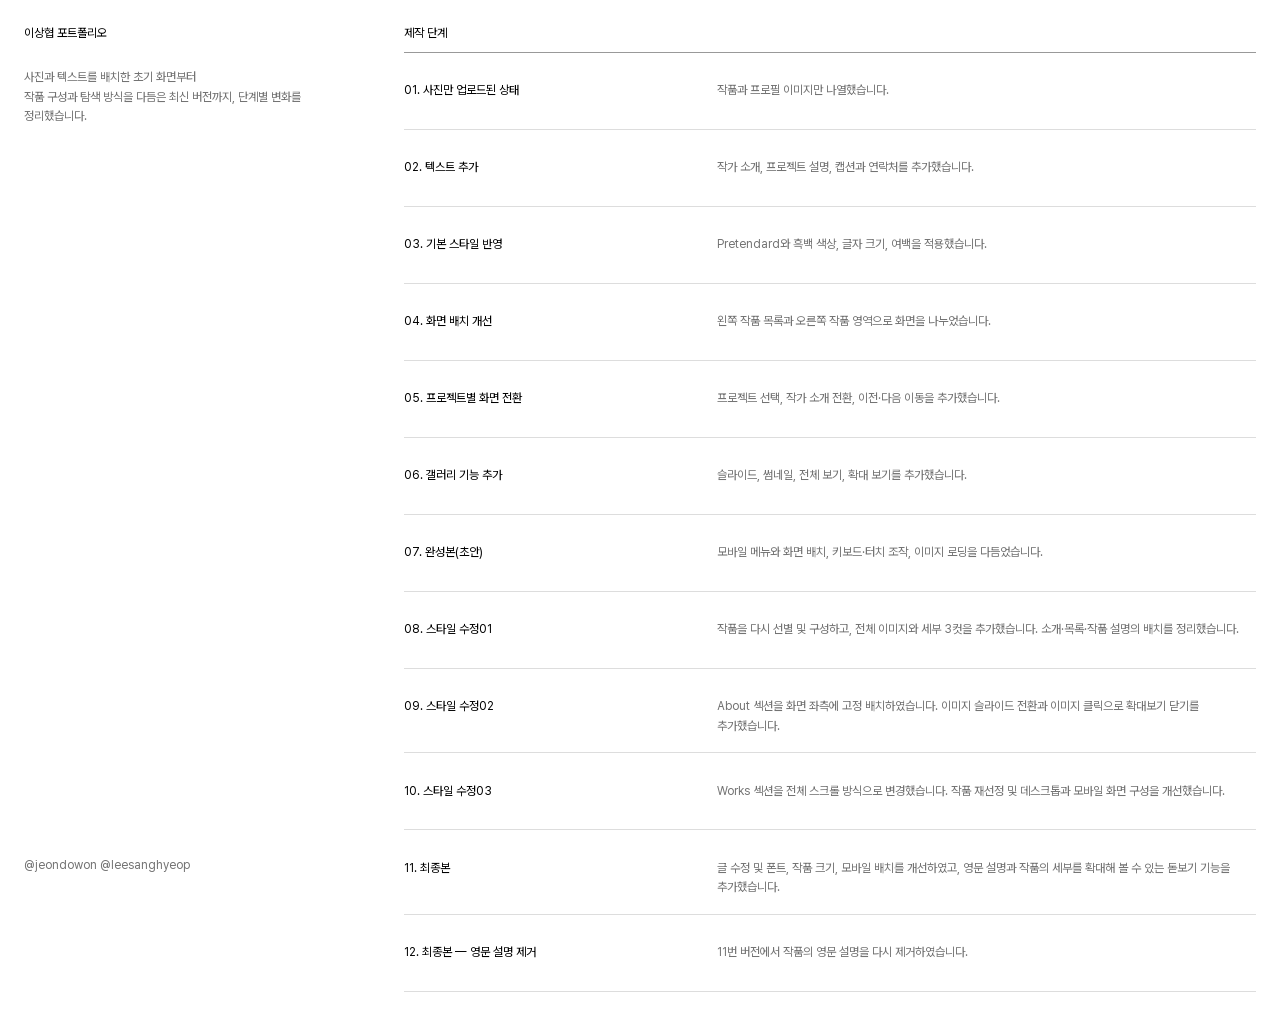
<file: index.html>
<!doctype html>
<html lang="ko">
  <head>
    <meta charset="utf-8" />
    <meta name="viewport" content="width=device-width, initial-scale=1" />
    <title>이상협 포트폴리오 — 단계별 페이지</title>
    <link rel="stylesheet" href="style.css" />
    <link rel="preload" href="assets/fonts/PretendardVariable.woff2" as="font" type="font/woff2" crossorigin />
  </head>
  <body>
    <header>
      <h1>이상협 포트폴리오</h1>
      <p>
        사진과 텍스트를 배치한 초기 화면부터 <br />작품 구성과 탐색 방식을 다듬은 최신 버전까지, 단계별 변화를
        정리했습니다.
      </p>
    </header>
    <main>
      <h2>제작 단계</h2>
      <ol>
        <li>
          <h3><a href="stages/01-html/">01. 사진만 업로드된 상태</a></h3>
          <p>작품과 프로필 이미지만 나열했습니다.</p>
        </li>
        <li>
          <h3><a href="stages/02-html-text/">02. 텍스트 추가</a></h3>
          <p>작가 소개, 프로젝트 설명, 캡션과 연락처를 추가했습니다.</p>
        </li>
        <li>
          <h3><a href="stages/03-style/">03. 기본 스타일 반영</a></h3>
          <p>Pretendard와 흑백 색상, 글자 크기, 여백을 적용했습니다.</p>
        </li>
        <li>
          <h3><a href="stages/04-layout/">04. 화면 배치 개선</a></h3>
          <p>왼쪽 작품 목록과 오른쪽 작품 영역으로 화면을 나누었습니다.</p>
        </li>
        <li>
          <h3><a href="stages/05-navigation/">05. 프로젝트별 화면 전환</a></h3>
          <p>프로젝트 선택, 작가 소개 전환, 이전·다음 이동을 추가했습니다.</p>
        </li>
        <li>
          <h3><a href="stages/06-gallery/">06. 갤러리 기능 추가</a></h3>
          <p>슬라이드, 썸네일, 전체 보기, 확대 보기를 추가했습니다.</p>
        </li>
        <li>
          <h3><a href="stages/07-final/">07. 완성본(초안)</a></h3>
          <p>모바일 메뉴와 화면 배치, 키보드·터치 조작, 이미지 로딩을 다듬었습니다.</p>
        </li>
        <li>
          <h3><a href="stages/08-style-revision/">08. 스타일 수정01</a></h3>
          <p>
            작품을 다시 선별 및 구성하고, 전체 이미지와 세부 3컷을 추가했습니다. 소개·목록·작품 설명의 배치를
            정리했습니다.
          </p>
        </li>
        <li>
          <h3><a href="stages/09-layout-interaction/">09. 스타일 수정02</a></h3>
          <p>
            About 섹션을 화면 좌측에 고정 배치하였습니다. 이미지 슬라이드 전환과 이미지 클릭으로 확대보기 닫기를
            추가했습니다.
          </p>
        </li>
        <li>
          <h3><a href="stages/10-style-revision-03/">10. 스타일 수정03</a></h3>
          <p>
            Works 섹션을 전체 스크롤 방식으로 변경했습니다. 작품 재선정 및 데스크톱과 모바일 화면 구성을 개선했습니다.
          </p>
        </li>
        <li>
          <h3><a href="stages/11-style-revision-04/">11. 최종본</a></h3>
          <p>글 수정 및 폰트, 작품 크기, 모바일 배치를 개선하였고, 영문 설명과 작품의 세부를 확대해 볼 수 있는 돋보기 기능을 추가했습니다.</p>
        </li>
        <li>
          <h3><a href="stages/12-korean-descriptions/">12. 최종본 — 영문 설명 제거</a></h3>
          <p>11번 버전에서 작품의 영문 설명을 다시 제거하였습니다.</p>
        </li>
      </ol>
    </main>
    <footer class="credits">@jeondowon @leesanghyeop</footer>
  </body>
</html>
</file>
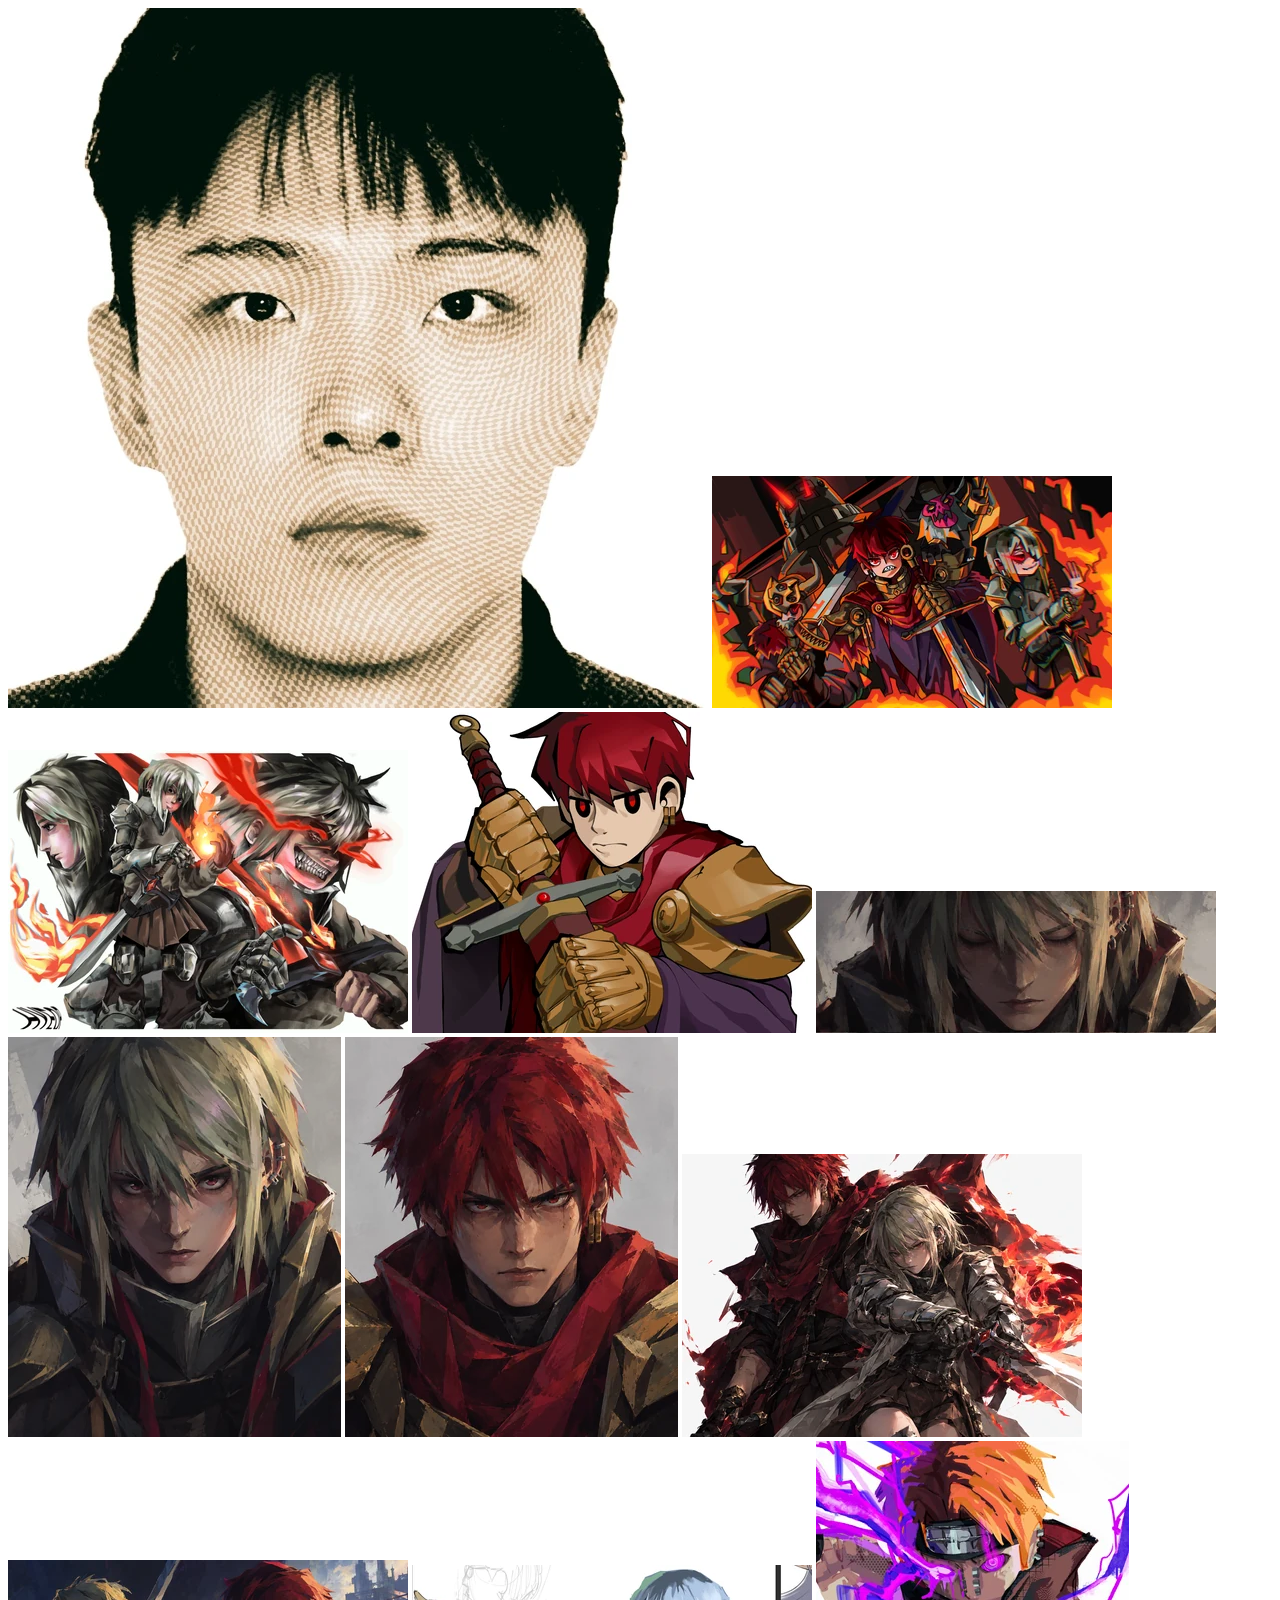
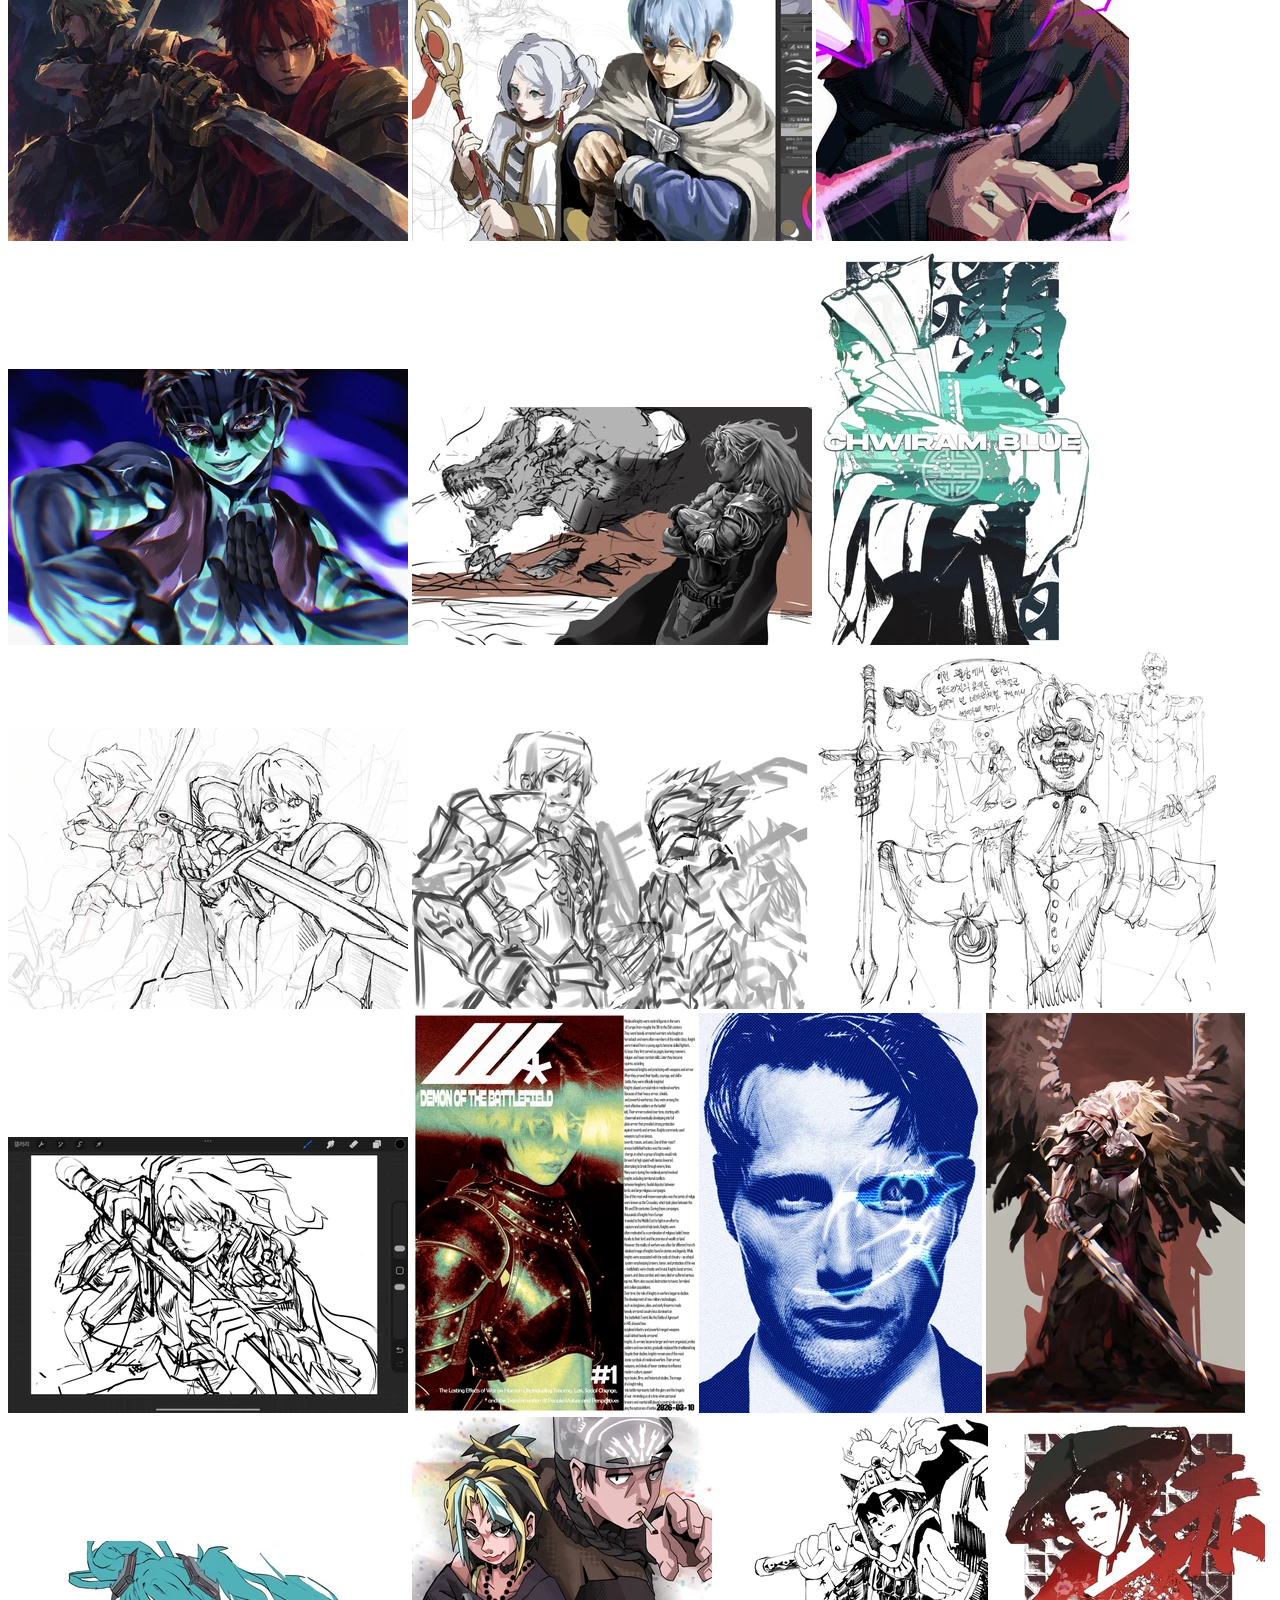
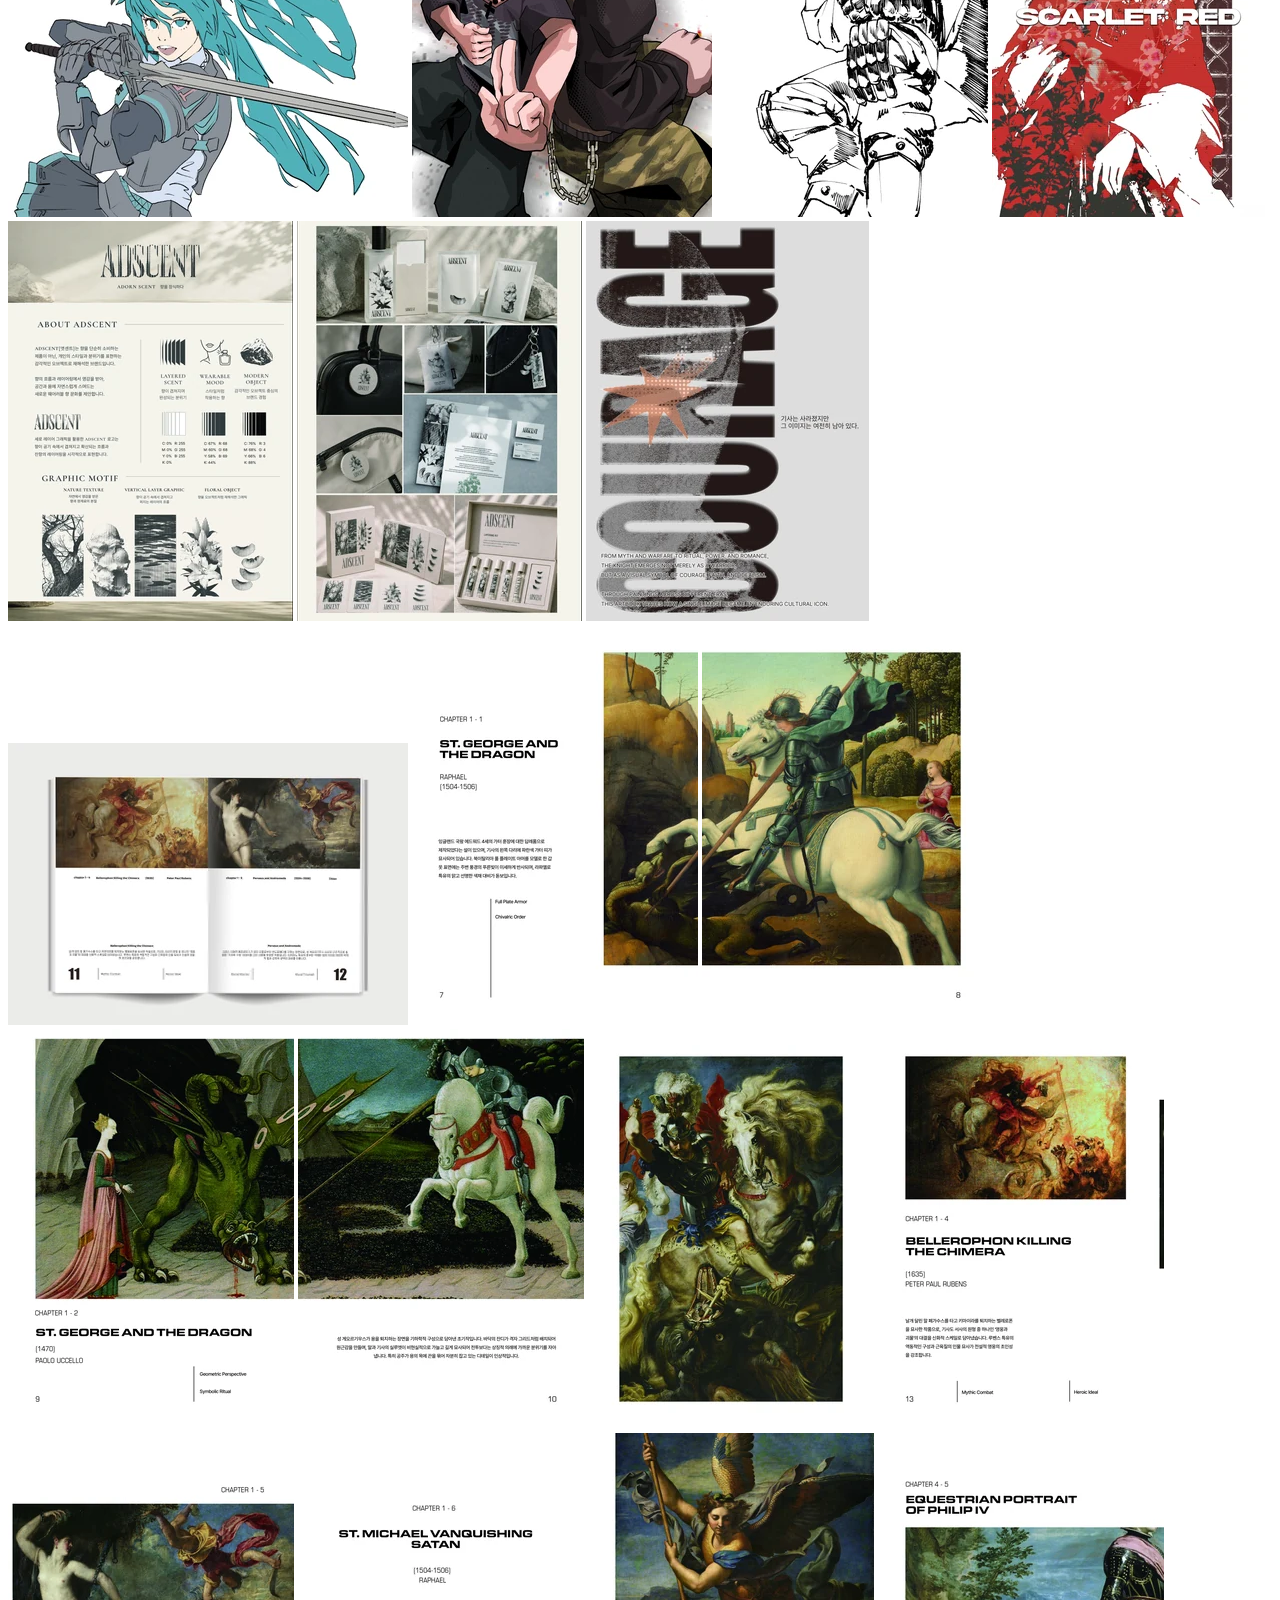
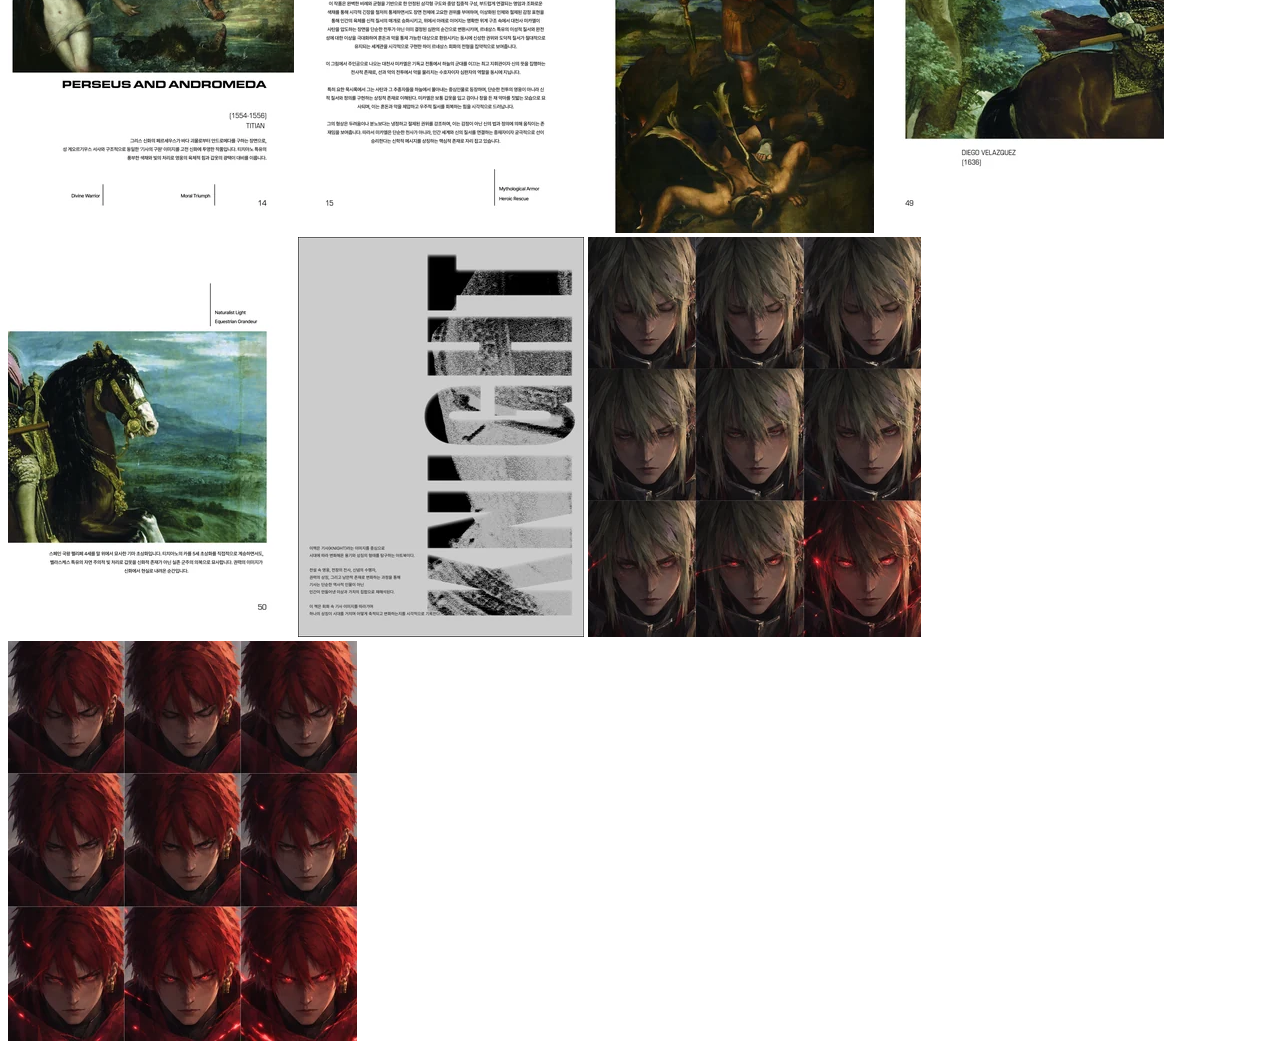
<file: stages/01-html/index.html>
<!doctype html>
<html lang="ko">
<head>
  <meta charset="utf-8">
  <meta name="viewport" content="width=device-width, initial-scale=1">
  <title>이상협 — 사진</title>
</head>
<body>
  <img src="../../assets/artworks/portrait.webp" alt="디자이너 이상협의 프로필 사진" loading="lazy">
  <img src="../../assets/artworks/44-400.webp" alt="Ensemble Key Visual" loading="lazy">
  <img src="../../assets/artworks/45-400.webp" alt="Berserker" loading="lazy">
  <img src="../../assets/artworks/06-400.webp" alt="Character Key Art" loading="lazy">
  <img src="../../assets/artworks/25-400.webp" alt="Character Motion Study" loading="lazy">
  <img src="../../assets/artworks/15-400.webp" alt="AI Image Generation — Berserker" loading="lazy">
  <img src="../../assets/artworks/17-400.webp" alt="AI Image Generation — Character Portrait" loading="lazy">
  <img src="../../assets/artworks/14-400.webp" alt="AI Image Generation — Duo" loading="lazy">
  <img src="../../assets/artworks/16-400.webp" alt="AI Image Generation — Battle Scene" loading="lazy">
  <img src="../../assets/artworks/24-400.webp" alt="Character Illustration — Frieren" loading="lazy">
  <img src="../../assets/artworks/11-400.webp" alt="Character Illustration — Pain" loading="lazy">
  <img src="../../assets/artworks/03-400.webp" alt="Character Illustration — Akaza" loading="lazy">
  <img src="../../assets/artworks/46-400.webp" alt="Original Character Illustration" loading="lazy">
  <img src="../../assets/artworks/28-400.webp" alt="CHWIRAM BLUE" loading="lazy">
  <img src="../../assets/artworks/21-400.webp" alt="Fantasy Warrior — Sketch 01" loading="lazy">
  <img src="../../assets/artworks/20-400.webp" alt="Fantasy Warrior — Sketch 02" loading="lazy">
  <img src="../../assets/artworks/23-400.webp" alt="Fantasy Warrior — Sketch 03" loading="lazy">
  <img src="../../assets/artworks/19-400.webp" alt="Fantasy Warrior — Sketch 04" loading="lazy">
  <img src="../../assets/artworks/42-400.webp" alt="Demon of the Battlefield" loading="lazy">
  <img src="../../assets/artworks/47-400.webp" alt="Image Experimentation" loading="lazy">
  <img src="../../assets/artworks/22-400.webp" alt="캐릭터 일러스트" loading="lazy">
  <img src="../../assets/artworks/18-400.webp" alt="캐릭터 드로잉" loading="lazy">
  <img src="../../assets/artworks/02-400.webp" alt="캐릭터 일러스트 — 02" loading="lazy">
  <img src="../../assets/artworks/01-400.webp" alt="캐릭터 선화" loading="lazy">
  <img src="../../assets/artworks/43-400.webp" alt="SCARLET RED" loading="lazy">
  <img src="../../assets/artworks/26-400.webp" alt="ADSCENT — 브랜드 디자인" loading="lazy">
  <img src="../../assets/artworks/27-400.webp" alt="ADSCENT — 디자인 응용" loading="lazy">
  <img src="../../assets/artworks/48-400.webp" alt="COURAGE — 표지" loading="lazy">
  <img src="../../assets/artworks/10-400.webp" alt="COURAGE — 편집 디자인" loading="lazy">
  <img src="../../assets/artworks/30-400.webp" alt="COURAGE — 01" loading="lazy">
  <img src="../../assets/artworks/31-400.webp" alt="COURAGE — 02" loading="lazy">
  <img src="../../assets/artworks/32-400.webp" alt="COURAGE — 03" loading="lazy">
  <img src="../../assets/artworks/33-400.webp" alt="COURAGE — 04" loading="lazy">
  <img src="../../assets/artworks/34-400.webp" alt="COURAGE — 05" loading="lazy">
  <img src="../../assets/artworks/35-400.webp" alt="COURAGE — 06" loading="lazy">
  <img src="../../assets/artworks/36-400.webp" alt="COURAGE — 07" loading="lazy">
  <img src="../../assets/artworks/37-400.webp" alt="COURAGE — 08" loading="lazy">
  <img src="../../assets/artworks/38-400.webp" alt="COURAGE — 09" loading="lazy">
  <img src="../../assets/artworks/39-400.webp" alt="COURAGE — 10" loading="lazy">
  <img src="../../assets/artworks/40-400.webp" alt="COURAGE — 11" loading="lazy">
  <img src="../../assets/artworks/41-400.webp" alt="COURAGE — 12" loading="lazy">
  <img src="../../assets/artworks/12-400.webp" alt="AI Image Generation — Expression Study 01" loading="lazy">
  <img src="../../assets/artworks/13-400.webp" alt="AI Image Generation — Expression Study 02" loading="lazy">
</body>
</html>
</file>
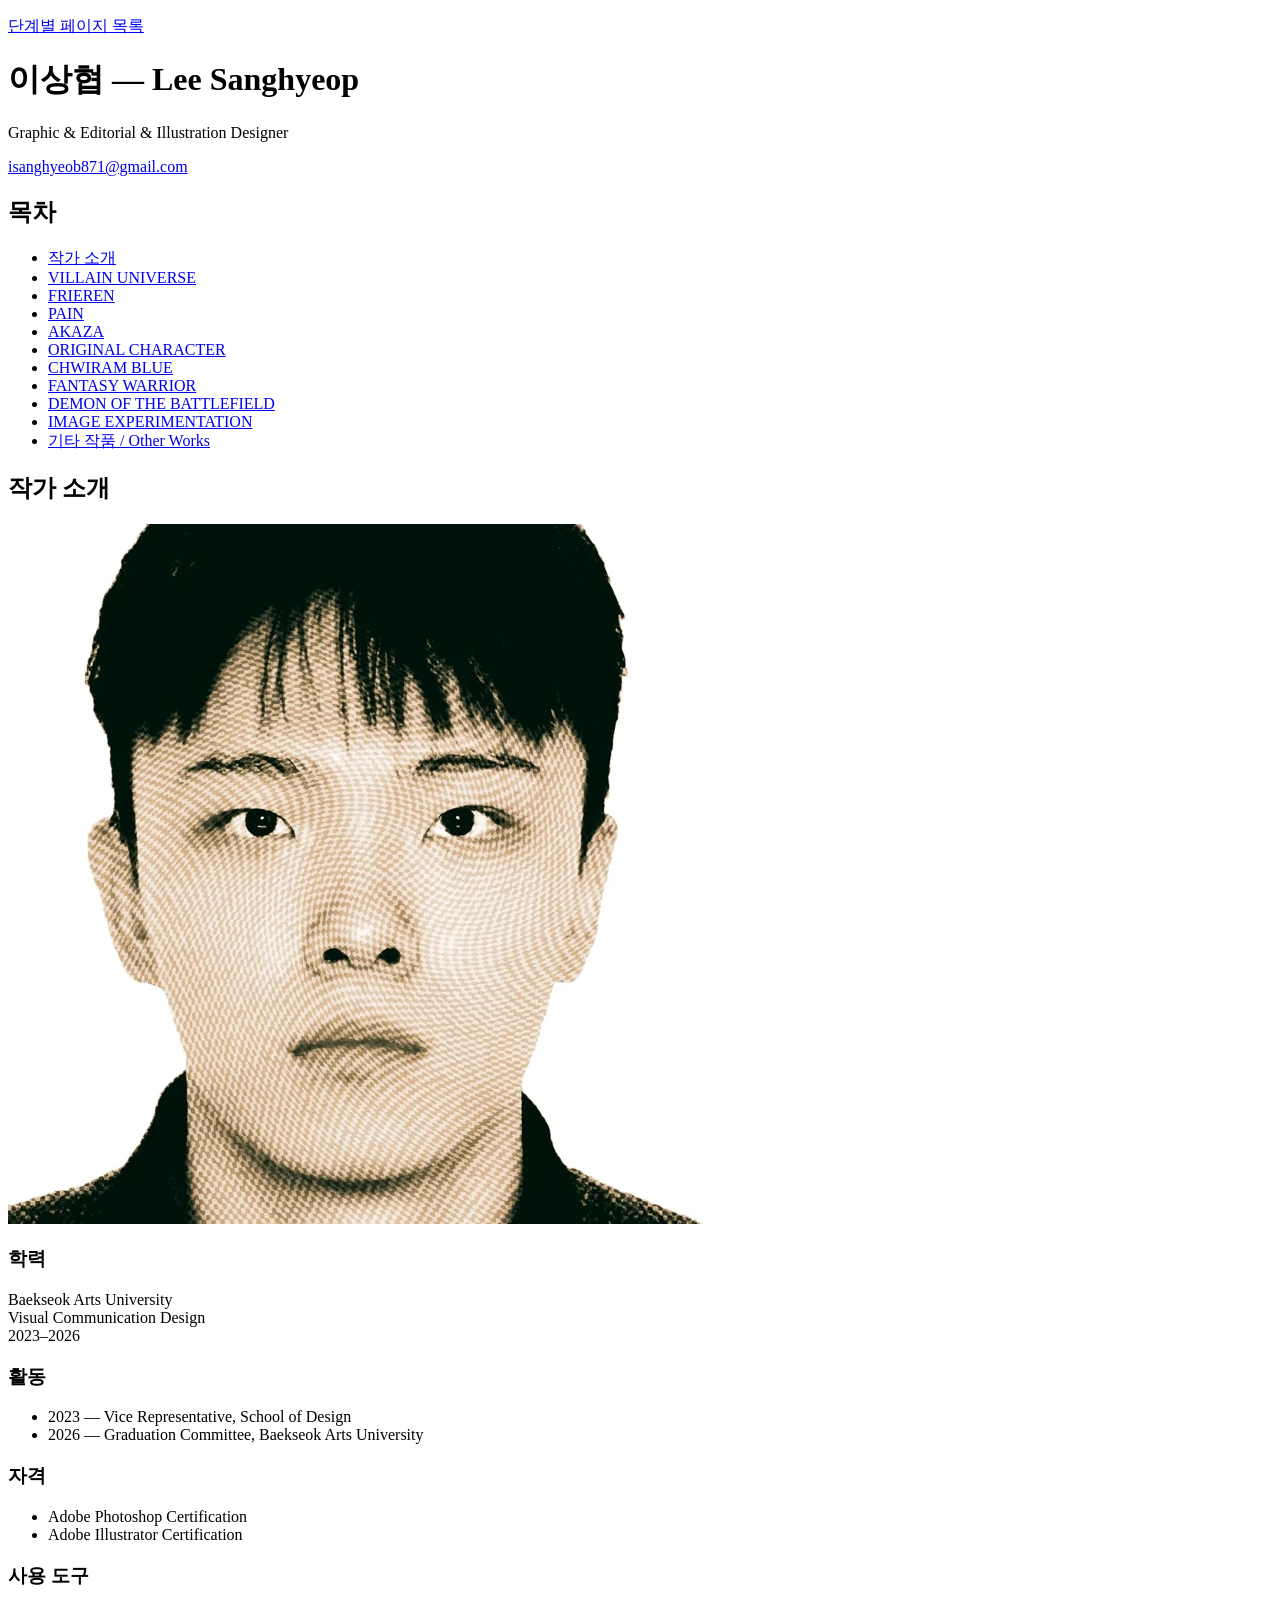
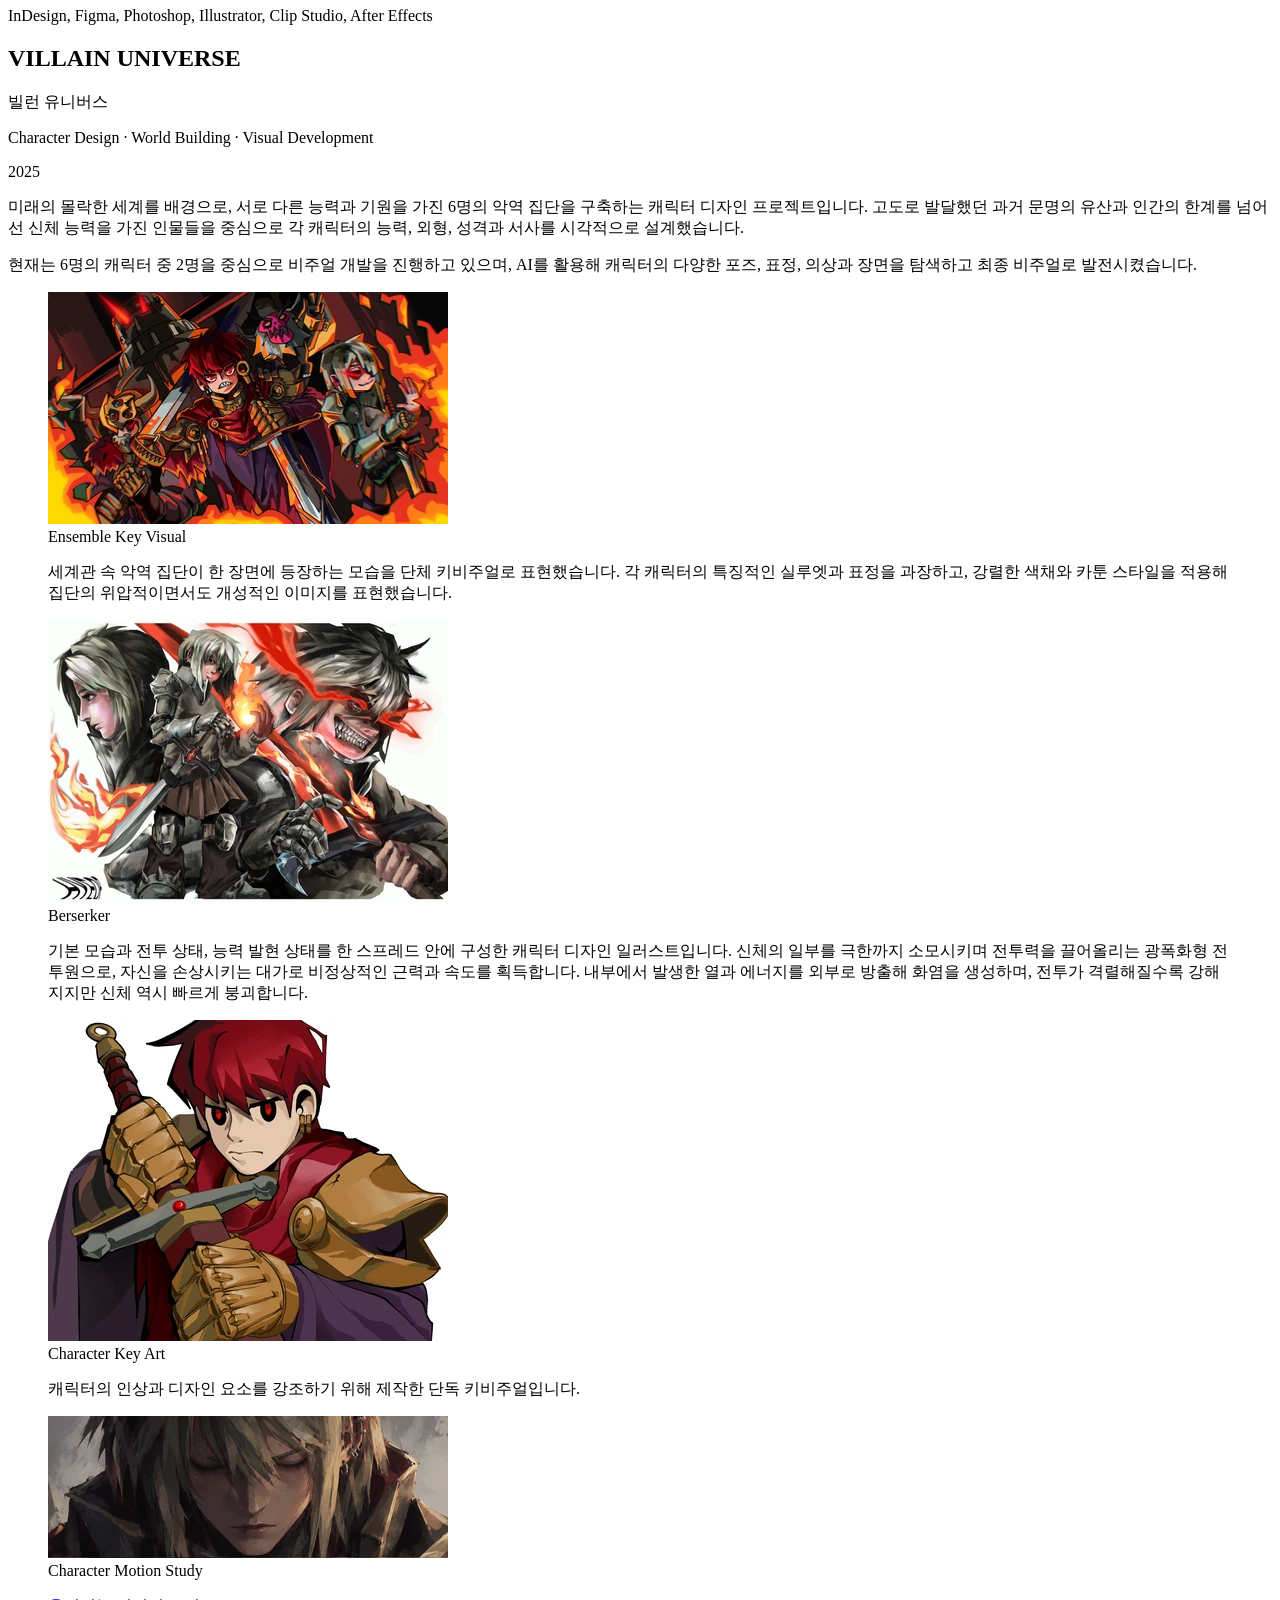
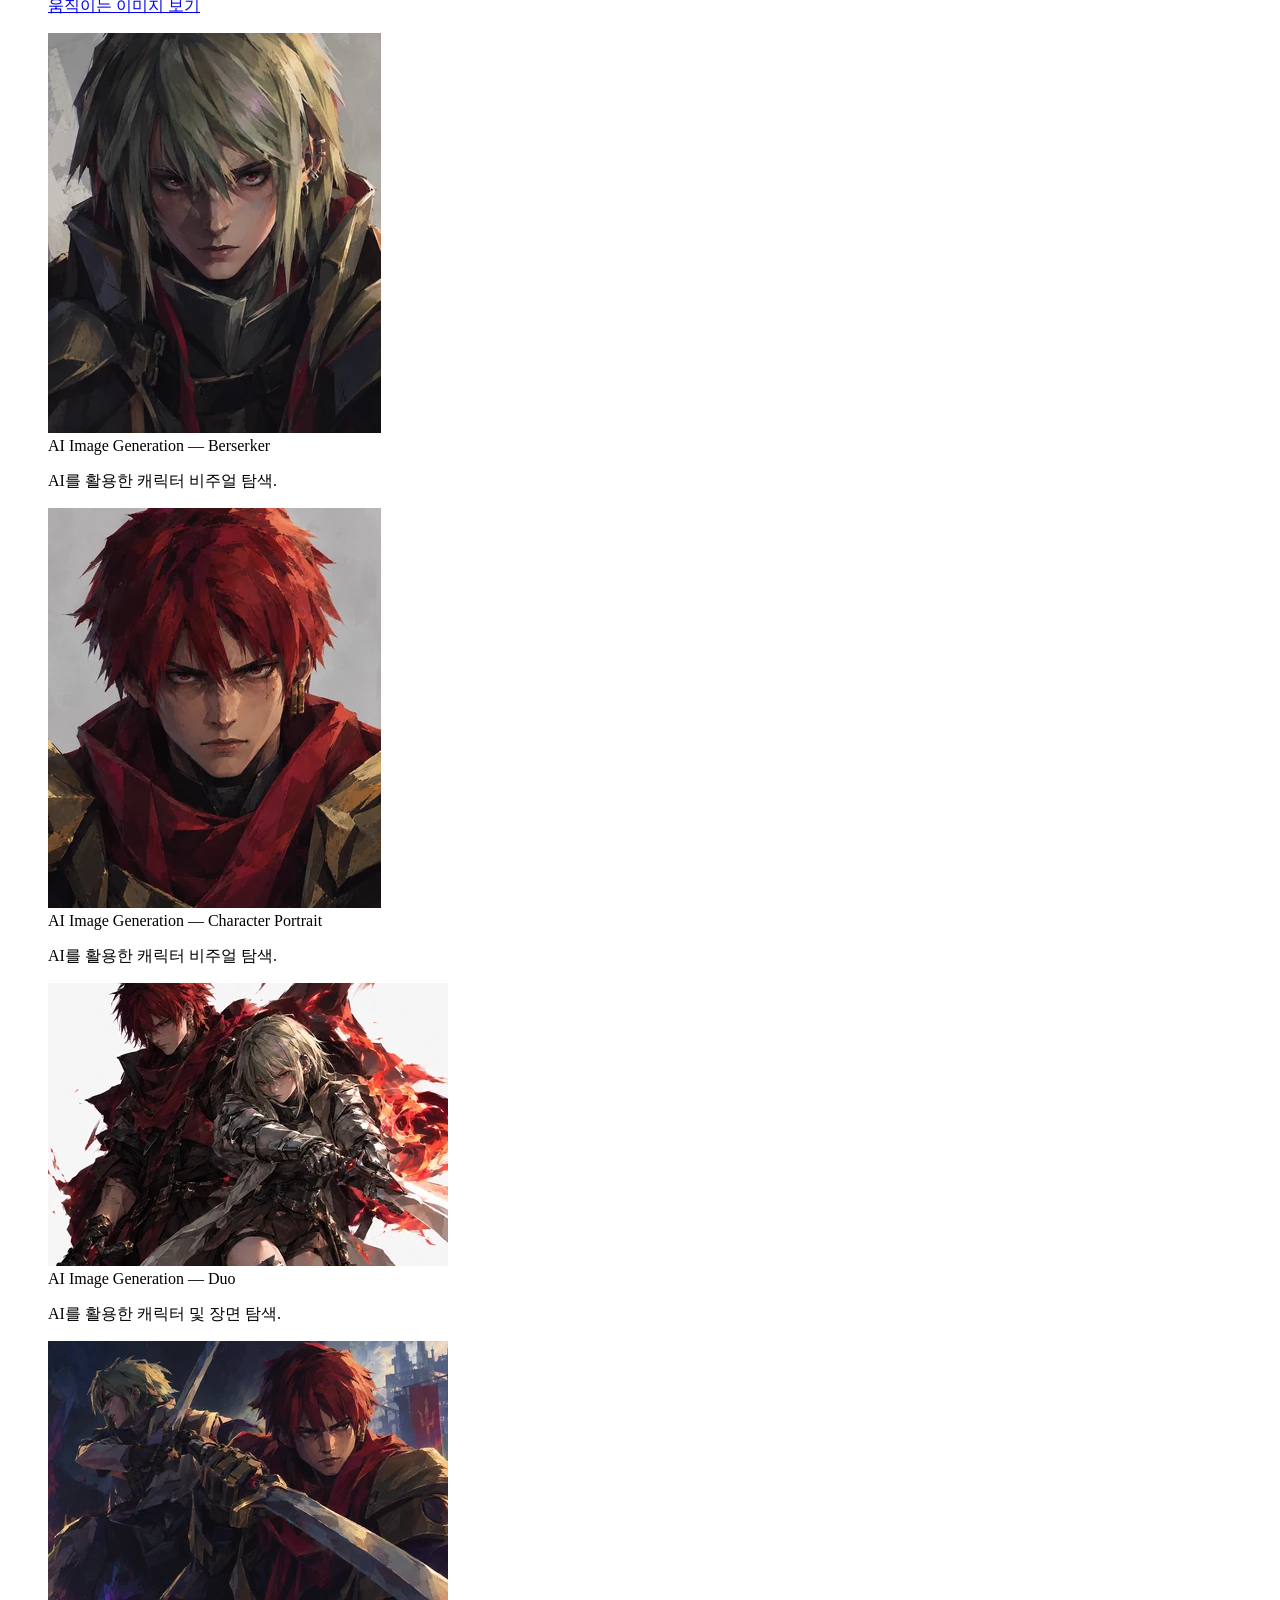
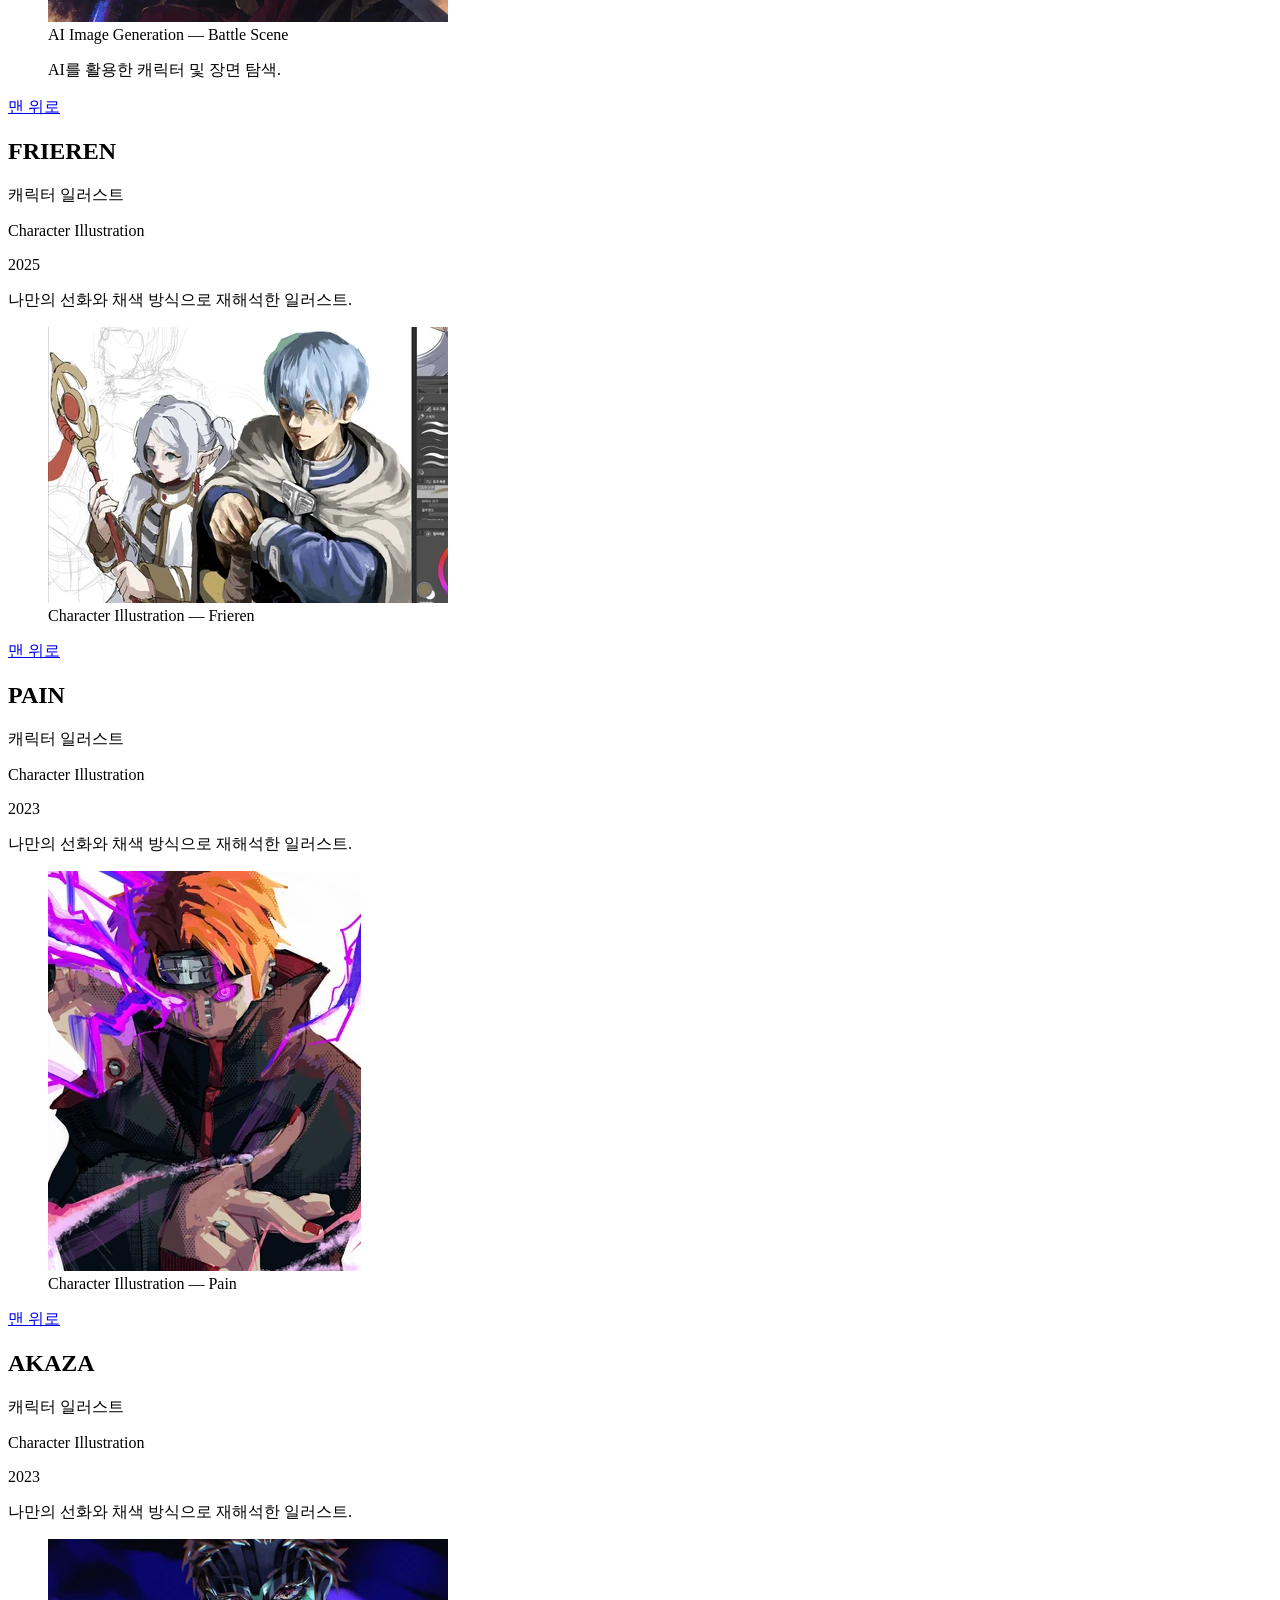
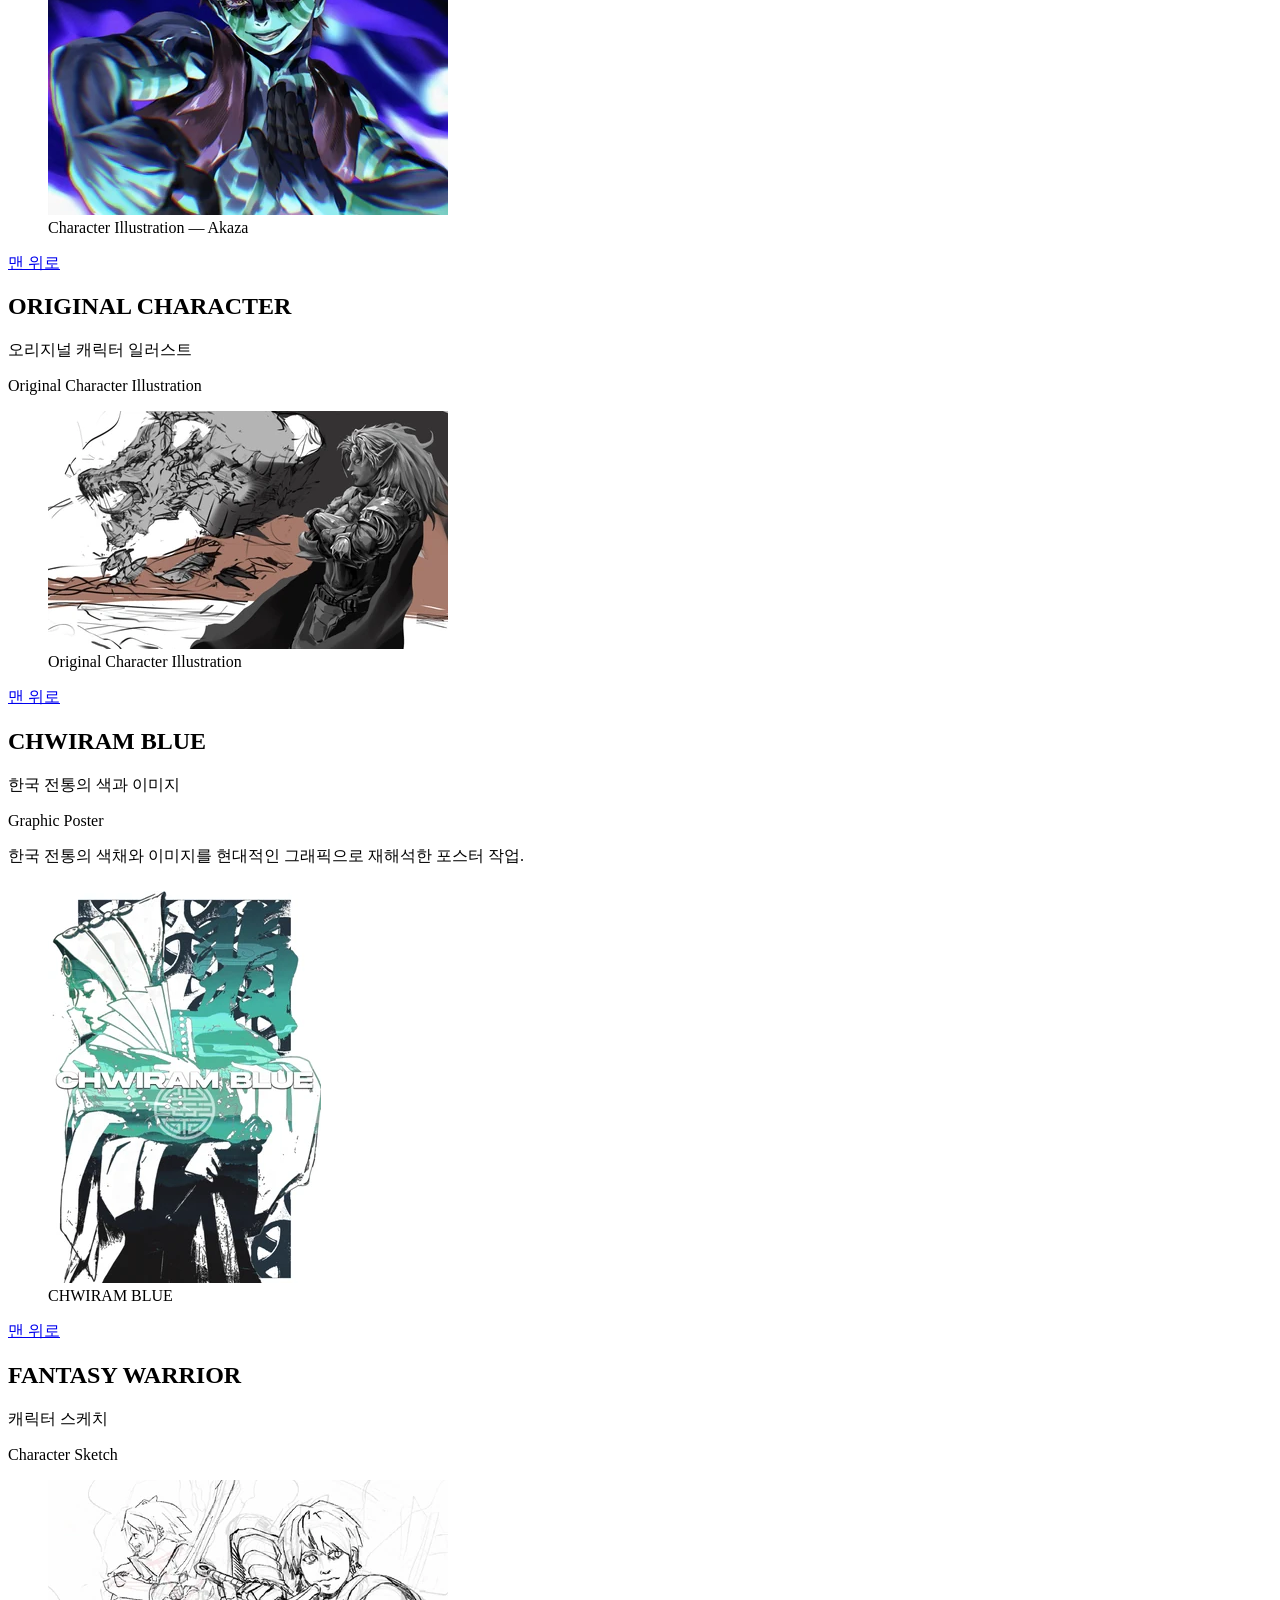
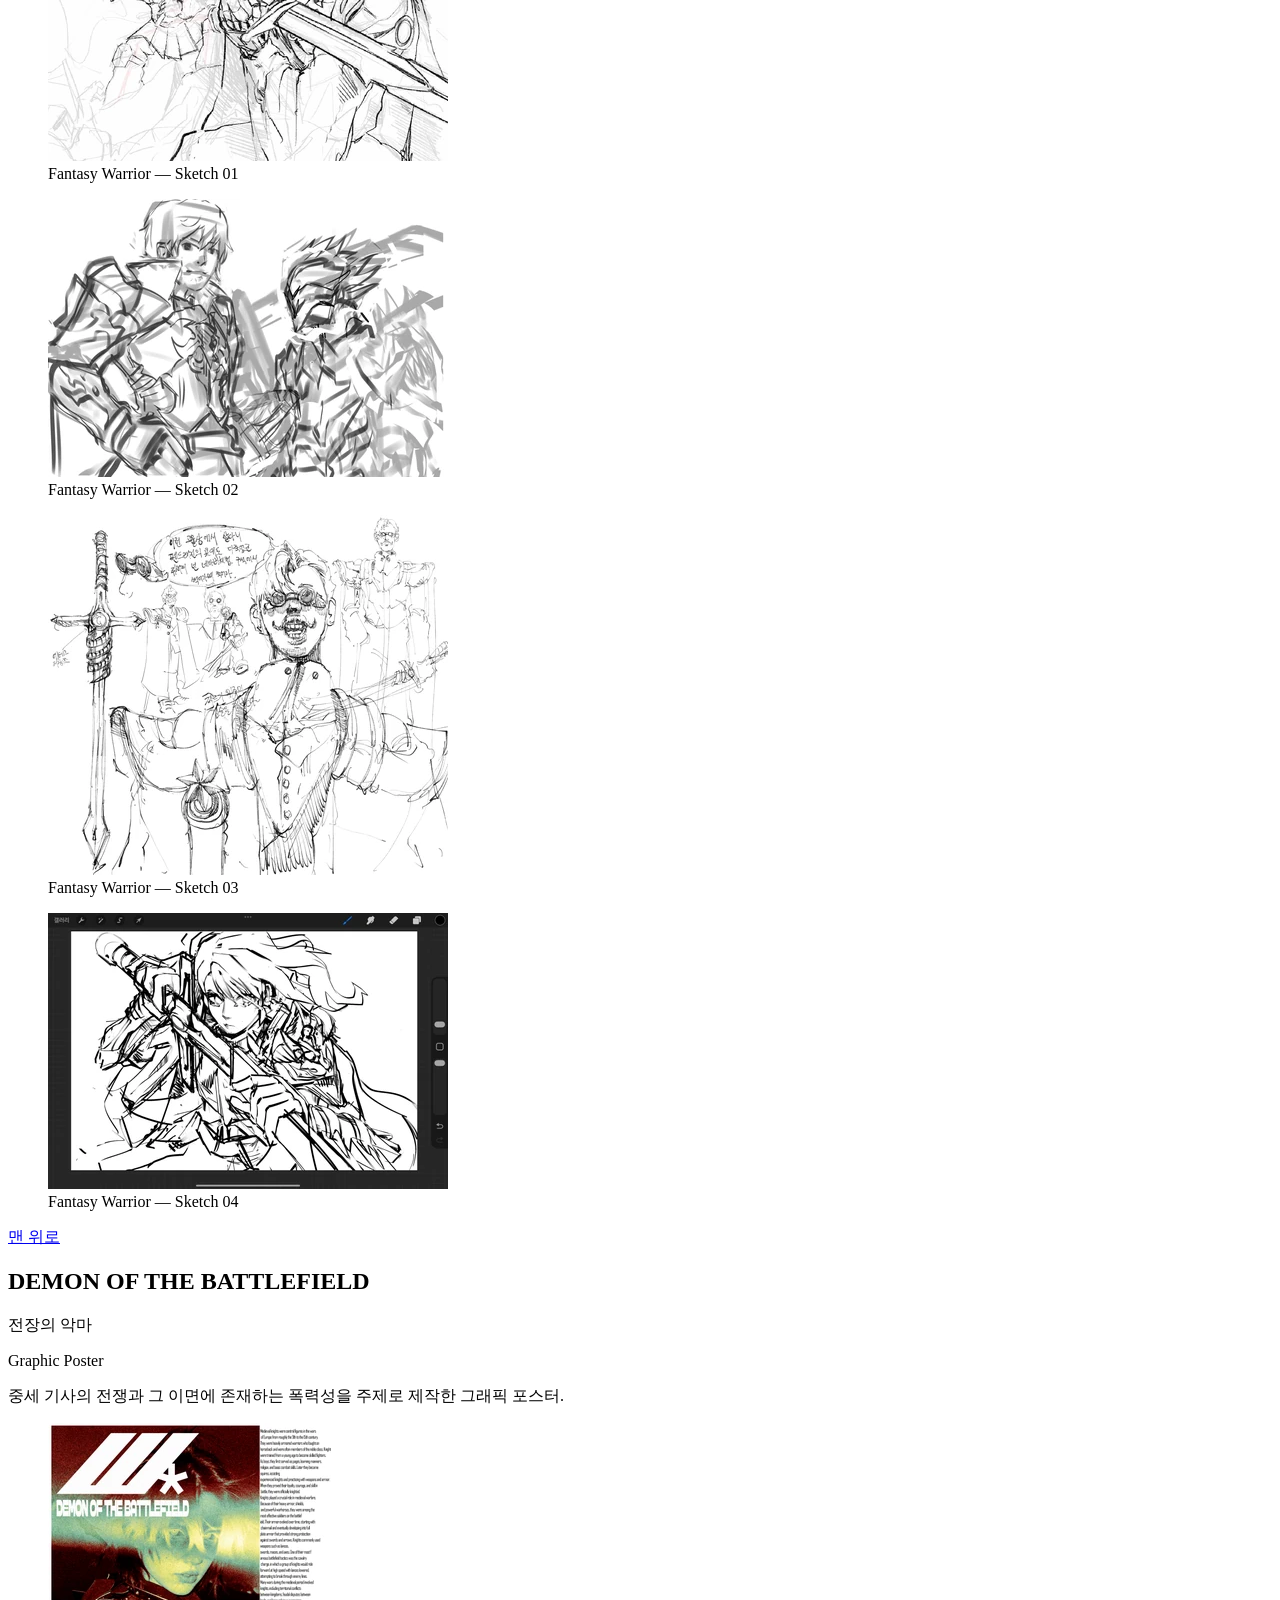
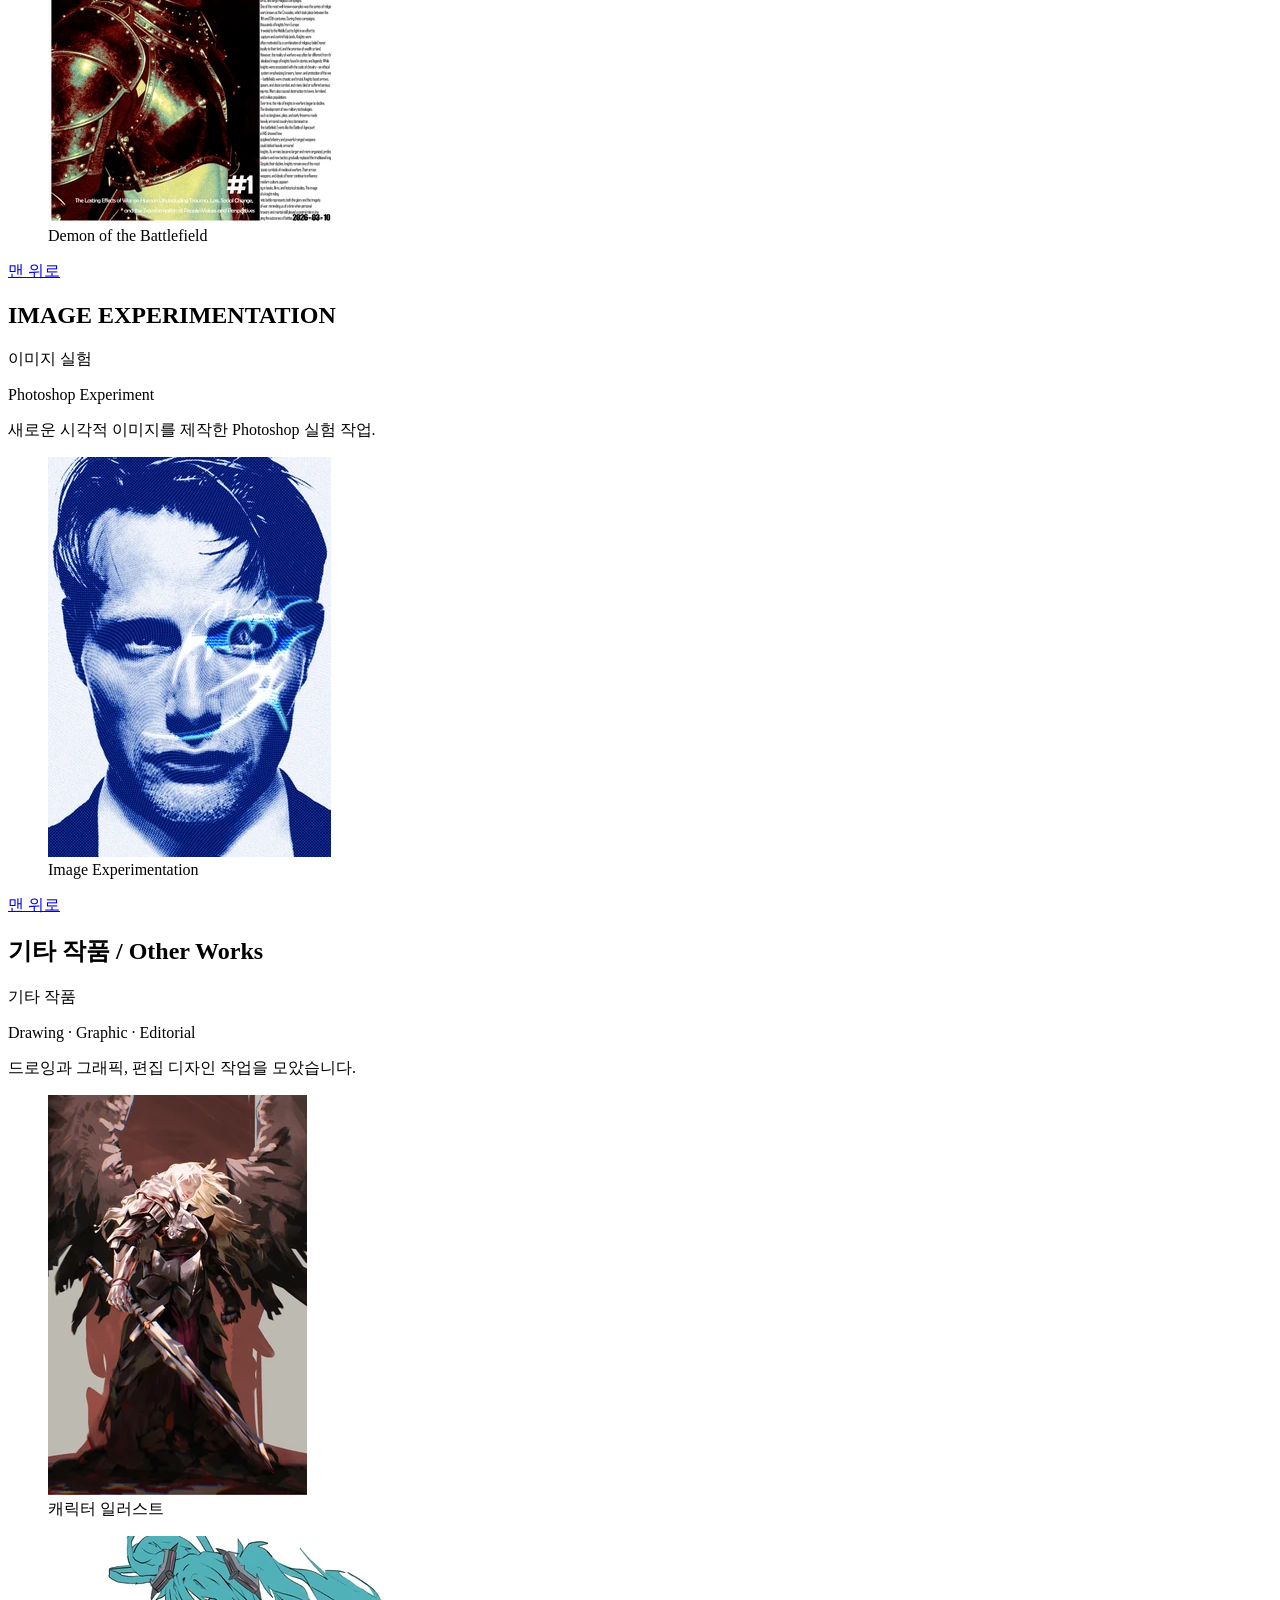
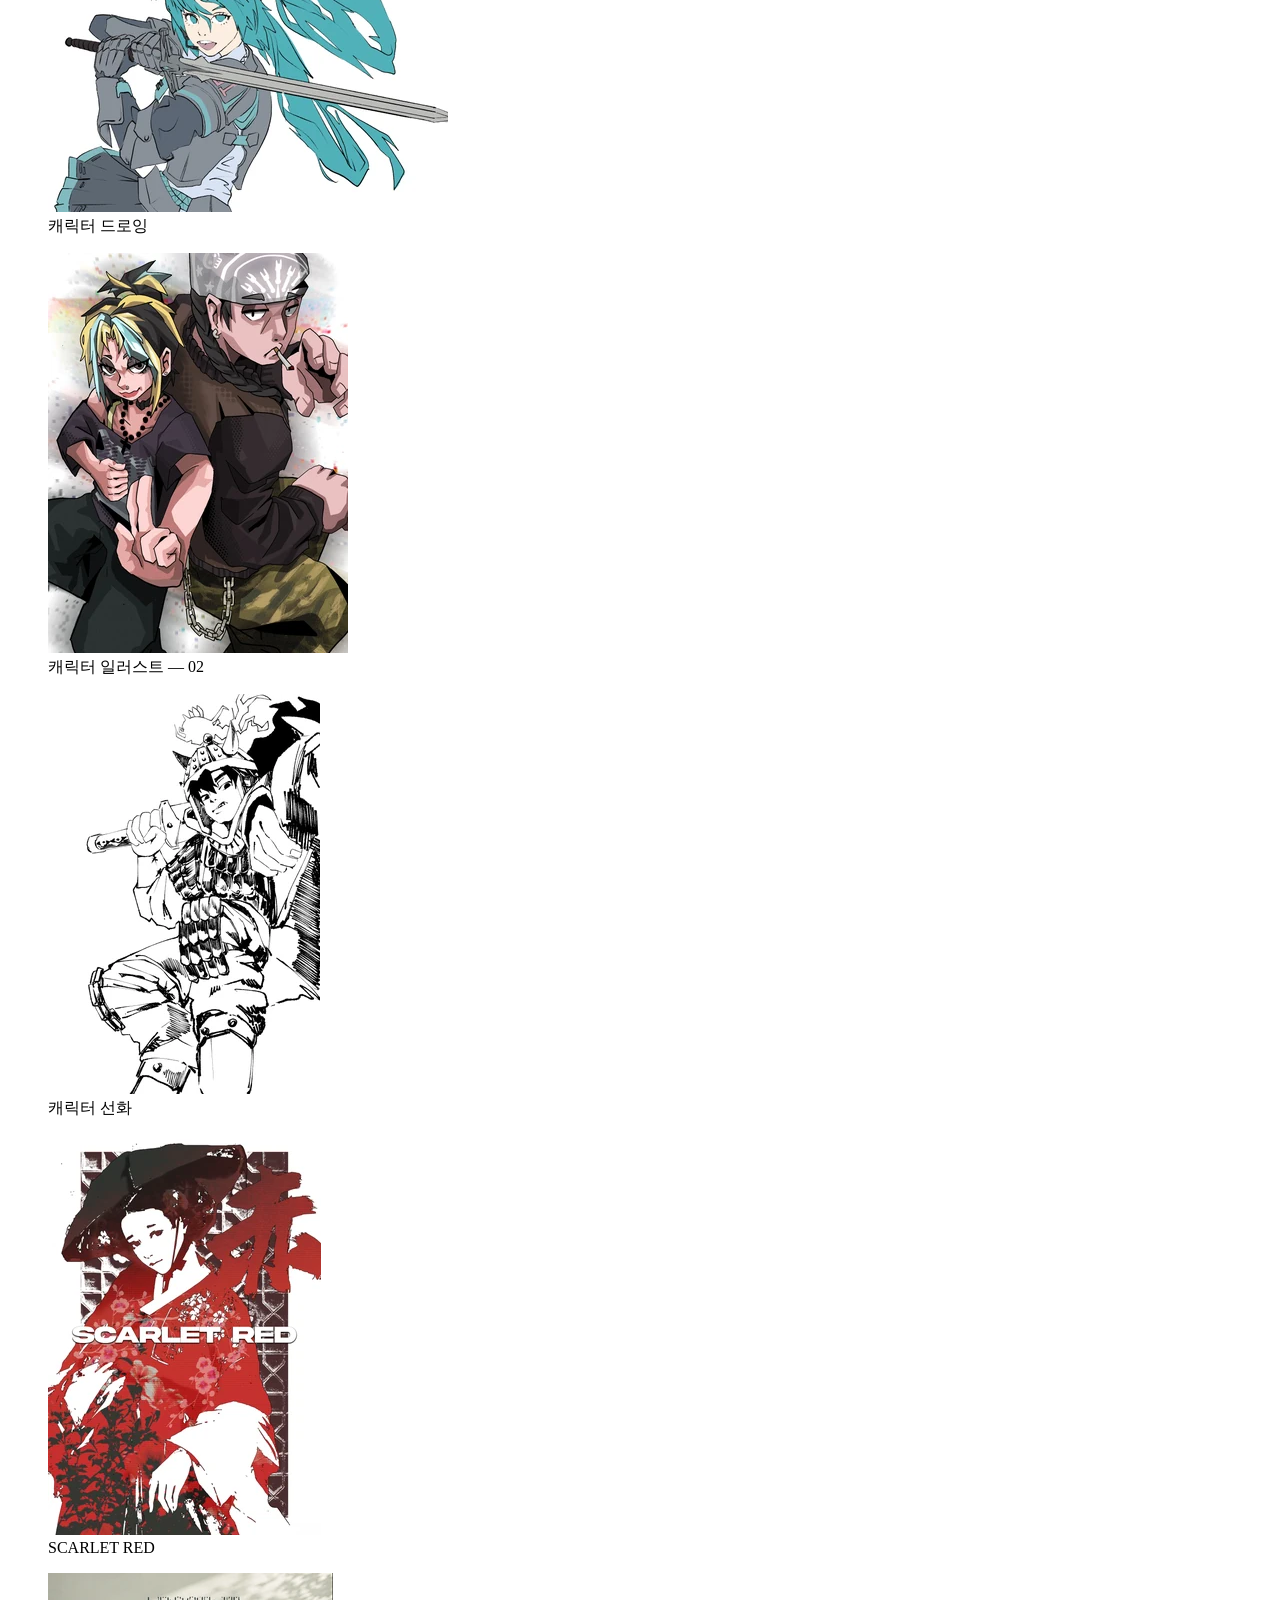
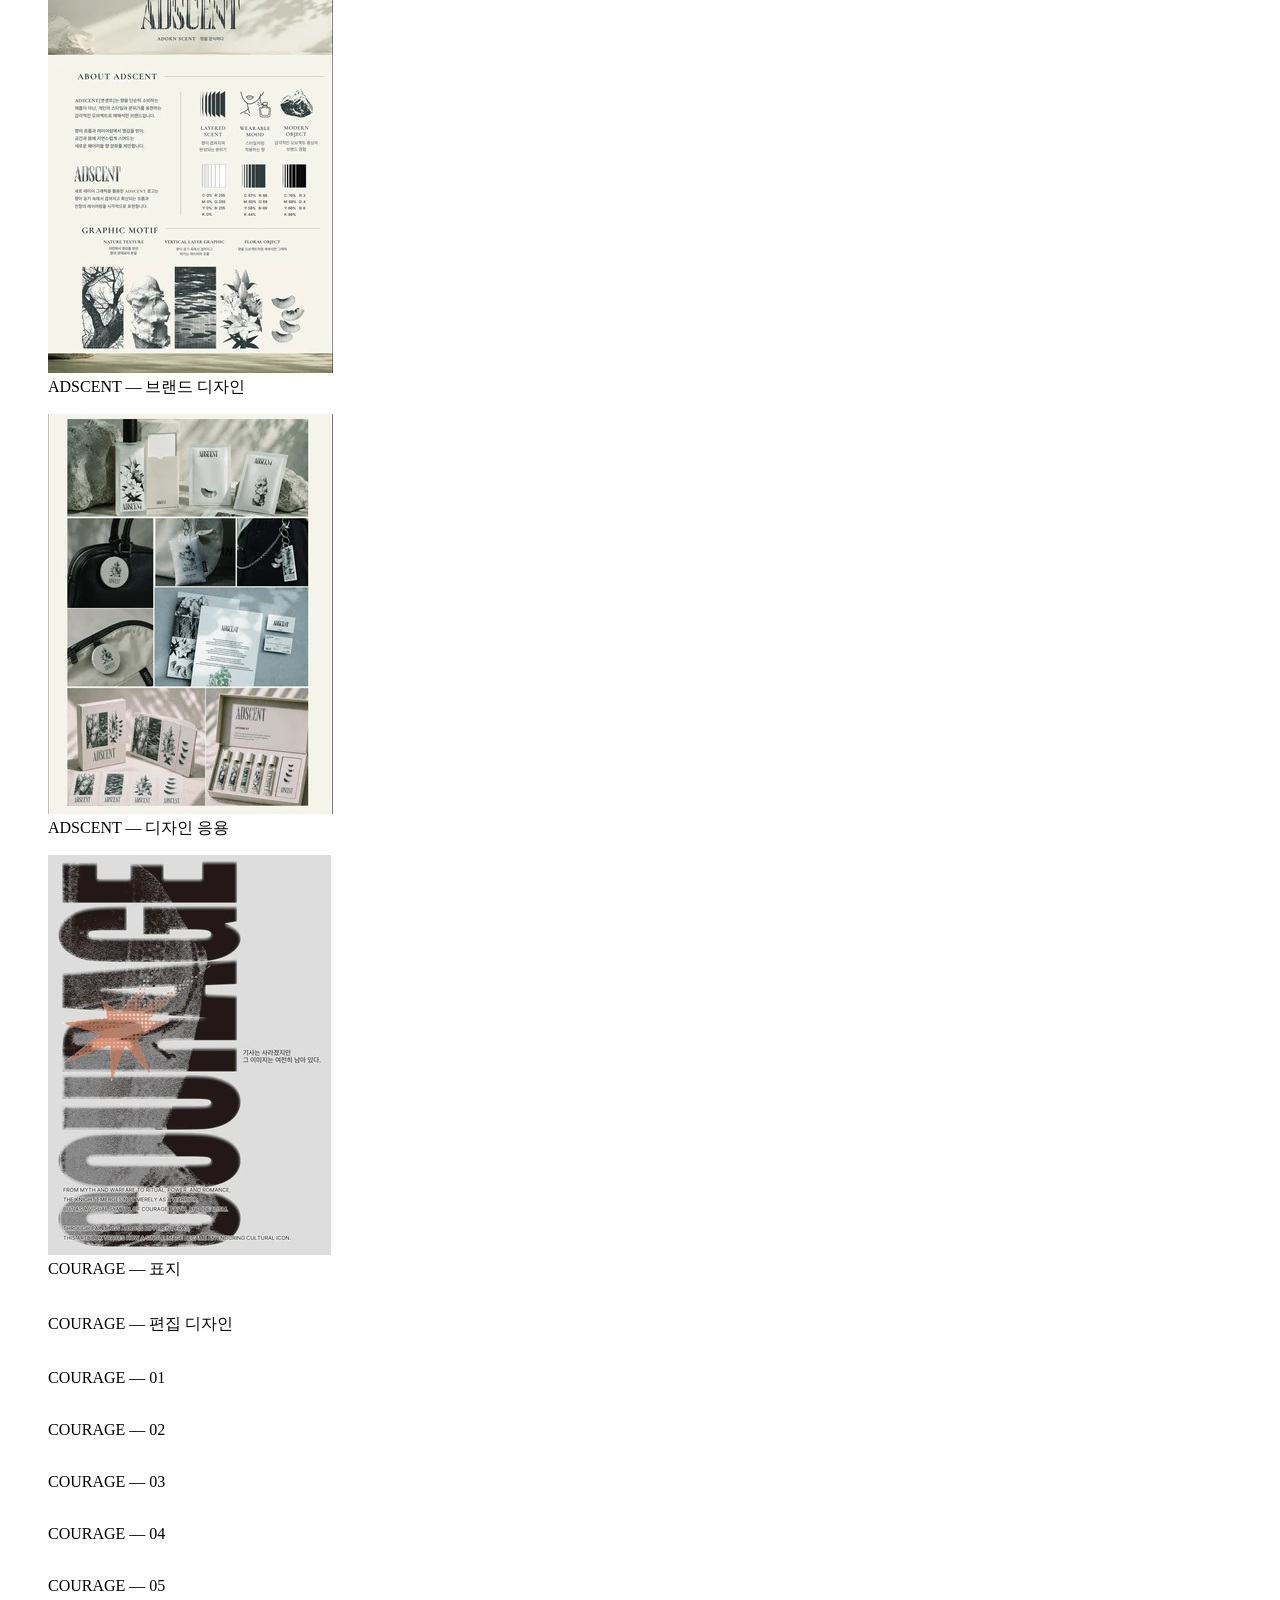
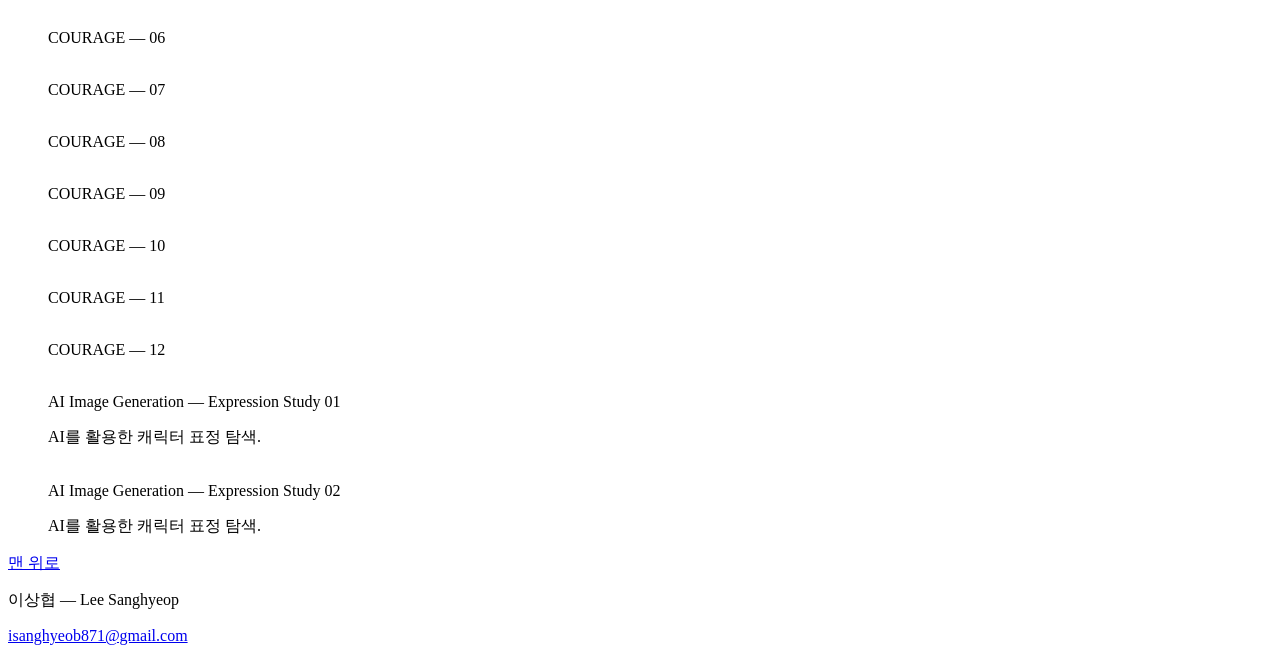
<file: stages/02-html-text/index.html>
<!doctype html>
<html lang="ko">
<head>
  <meta charset="utf-8">
  <meta name="viewport" content="width=device-width, initial-scale=1">
  <meta name="description" content="디자이너 이상협의 그림, 캐릭터 디자인, 그래픽 및 편집 디자인 포트폴리오.">
  <title>이상협 — 포트폴리오</title>
</head>
<body>
  <header id="top">
    <p><a href="../../index.html">단계별 페이지 목록</a></p>
    <h1>이상협 — Lee Sanghyeop</h1>
    <p>Graphic &amp; Editorial &amp; Illustration Designer</p>
    <p><a href="mailto:isanghyeob871@gmail.com">isanghyeob871@gmail.com</a></p>
  </header>
  <nav aria-label="포트폴리오 목차">
    <h2>목차</h2>
    <ul>
      <li><a href="#about">작가 소개</a></li>
      <li><a href="#villain-universe">VILLAIN UNIVERSE</a></li>
      <li><a href="#frieren">FRIEREN</a></li>
      <li><a href="#pain">PAIN</a></li>
      <li><a href="#akaza">AKAZA</a></li>
      <li><a href="#original-character">ORIGINAL CHARACTER</a></li>
      <li><a href="#chwiram-blue">CHWIRAM BLUE</a></li>
      <li><a href="#fantasy-warrior">FANTASY WARRIOR</a></li>
      <li><a href="#demon-of-the-battlefield">DEMON OF THE BATTLEFIELD</a></li>
      <li><a href="#image-experimentation">IMAGE EXPERIMENTATION</a></li>
      <li><a href="#other-works">기타 작품 / Other Works</a></li>
    </ul>
  </nav>
  <main>
    <section id="about" aria-labelledby="about-title">
      <h2 id="about-title">작가 소개</h2>
      <img src="../../assets/artworks/portrait.webp" alt="디자이너 이상협의 프로필 사진">
      <h3>학력</h3>
      <p>Baekseok Arts University<br>Visual Communication Design<br>2023–2026</p>
      <h3>활동</h3>
      <ul>
        <li>2023 — Vice Representative, School of Design</li>
        <li>2026 — Graduation Committee, Baekseok Arts University</li>
      </ul>
      <h3>자격</h3>
      <ul>
        <li>Adobe Photoshop Certification</li>
        <li>Adobe Illustrator Certification</li>
      </ul>
      <h3>사용 도구</h3>
      <p>InDesign, Figma, Photoshop, Illustrator, Clip Studio, After Effects</p>
    </section>
    <section id="villain-universe" aria-labelledby="villain-universe-title">
      <h2 id="villain-universe-title">VILLAIN UNIVERSE</h2>
      <p>빌런 유니버스</p>
      <p>Character Design · World Building · Visual Development</p>
      <p><time datetime="2025">2025</time></p>
      <p>미래의 몰락한 세계를 배경으로, 서로 다른 능력과 기원을 가진 6명의 악역 집단을 구축하는 캐릭터 디자인 프로젝트입니다. 고도로 발달했던 과거 문명의 유산과 인간의 한계를 넘어선 신체 능력을 가진 인물들을 중심으로 각 캐릭터의 능력, 외형, 성격과 서사를 시각적으로 설계했습니다.</p>
      <p>현재는 6명의 캐릭터 중 2명을 중심으로 비주얼 개발을 진행하고 있으며, AI를 활용해 캐릭터의 다양한 포즈, 표정, 의상과 장면을 탐색하고 최종 비주얼로 발전시켰습니다.</p>
      <figure>
        <a href="../../assets/artworks/44-1800.webp" aria-label="Ensemble Key Visual 큰 이미지 보기">
          <img src="../../assets/artworks/44-400.webp" alt="Ensemble Key Visual" loading="lazy">
        </a>
        <figcaption>Ensemble Key Visual</figcaption>
        <p>세계관 속 악역 집단이 한 장면에 등장하는 모습을 단체 키비주얼로 표현했습니다. 각 캐릭터의 특징적인 실루엣과 표정을 과장하고, 강렬한 색채와 카툰 스타일을 적용해 집단의 위압적이면서도 개성적인 이미지를 표현했습니다.</p>
      </figure>
      <figure>
        <a href="../../assets/artworks/45-1800.webp" aria-label="Berserker 큰 이미지 보기">
          <img src="../../assets/artworks/45-400.webp" alt="Berserker" loading="lazy">
        </a>
        <figcaption>Berserker</figcaption>
        <p>기본 모습과 전투 상태, 능력 발현 상태를 한 스프레드 안에 구성한 캐릭터 디자인 일러스트입니다. 신체의 일부를 극한까지 소모시키며 전투력을 끌어올리는 광폭화형 전투원으로, 자신을 손상시키는 대가로 비정상적인 근력과 속도를 획득합니다. 내부에서 발생한 열과 에너지를 외부로 방출해 화염을 생성하며, 전투가 격렬해질수록 강해지지만 신체 역시 빠르게 붕괴합니다.</p>
      </figure>
      <figure>
        <a href="../../assets/artworks/06-1800.webp" aria-label="Character Key Art 큰 이미지 보기">
          <img src="../../assets/artworks/06-400.webp" alt="Character Key Art" loading="lazy">
        </a>
        <figcaption>Character Key Art</figcaption>
        <p>캐릭터의 인상과 디자인 요소를 강조하기 위해 제작한 단독 키비주얼입니다.</p>
      </figure>
      <figure>
        <a href="../../assets/artworks/25-1800.webp" aria-label="Character Motion Study 큰 이미지 보기">
          <img src="../../assets/artworks/25-400.webp" alt="Character Motion Study" loading="lazy">
        </a>
        <figcaption>Character Motion Study</figcaption>
        <p><a href="../../assets/artworks/25.gif">움직이는 이미지 보기</a></p>
      </figure>
      <figure>
        <a href="../../assets/artworks/15-1800.webp" aria-label="AI Image Generation — Berserker 큰 이미지 보기">
          <img src="../../assets/artworks/15-400.webp" alt="AI Image Generation — Berserker" loading="lazy">
        </a>
        <figcaption>AI Image Generation — Berserker</figcaption>
        <p>AI를 활용한 캐릭터 비주얼 탐색.</p>
      </figure>
      <figure>
        <a href="../../assets/artworks/17-1800.webp" aria-label="AI Image Generation — Character Portrait 큰 이미지 보기">
          <img src="../../assets/artworks/17-400.webp" alt="AI Image Generation — Character Portrait" loading="lazy">
        </a>
        <figcaption>AI Image Generation — Character Portrait</figcaption>
        <p>AI를 활용한 캐릭터 비주얼 탐색.</p>
      </figure>
      <figure>
        <a href="../../assets/artworks/14-1800.webp" aria-label="AI Image Generation — Duo 큰 이미지 보기">
          <img src="../../assets/artworks/14-400.webp" alt="AI Image Generation — Duo" loading="lazy">
        </a>
        <figcaption>AI Image Generation — Duo</figcaption>
        <p>AI를 활용한 캐릭터 및 장면 탐색.</p>
      </figure>
      <figure>
        <a href="../../assets/artworks/16-1800.webp" aria-label="AI Image Generation — Battle Scene 큰 이미지 보기">
          <img src="../../assets/artworks/16-400.webp" alt="AI Image Generation — Battle Scene" loading="lazy">
        </a>
        <figcaption>AI Image Generation — Battle Scene</figcaption>
        <p>AI를 활용한 캐릭터 및 장면 탐색.</p>
      </figure>
      <p><a href="#top">맨 위로</a></p>
    </section>
    <section id="frieren" aria-labelledby="frieren-title">
      <h2 id="frieren-title">FRIEREN</h2>
      <p>캐릭터 일러스트</p>
      <p>Character Illustration</p>
      <p><time datetime="2025">2025</time></p>
      <p>나만의 선화와 채색 방식으로 재해석한 일러스트.</p>
      <figure>
        <a href="../../assets/artworks/24-1800.webp" aria-label="Character Illustration — Frieren 큰 이미지 보기">
          <img src="../../assets/artworks/24-400.webp" alt="Character Illustration — Frieren" loading="lazy">
        </a>
        <figcaption>Character Illustration — Frieren</figcaption>
      </figure>
      <p><a href="#top">맨 위로</a></p>
    </section>
    <section id="pain" aria-labelledby="pain-title">
      <h2 id="pain-title">PAIN</h2>
      <p>캐릭터 일러스트</p>
      <p>Character Illustration</p>
      <p><time datetime="2023">2023</time></p>
      <p>나만의 선화와 채색 방식으로 재해석한 일러스트.</p>
      <figure>
        <a href="../../assets/artworks/11-1800.webp" aria-label="Character Illustration — Pain 큰 이미지 보기">
          <img src="../../assets/artworks/11-400.webp" alt="Character Illustration — Pain" loading="lazy">
        </a>
        <figcaption>Character Illustration — Pain</figcaption>
      </figure>
      <p><a href="#top">맨 위로</a></p>
    </section>
    <section id="akaza" aria-labelledby="akaza-title">
      <h2 id="akaza-title">AKAZA</h2>
      <p>캐릭터 일러스트</p>
      <p>Character Illustration</p>
      <p><time datetime="2023">2023</time></p>
      <p>나만의 선화와 채색 방식으로 재해석한 일러스트.</p>
      <figure>
        <a href="../../assets/artworks/03-1800.webp" aria-label="Character Illustration — Akaza 큰 이미지 보기">
          <img src="../../assets/artworks/03-400.webp" alt="Character Illustration — Akaza" loading="lazy">
        </a>
        <figcaption>Character Illustration — Akaza</figcaption>
      </figure>
      <p><a href="#top">맨 위로</a></p>
    </section>
    <section id="original-character" aria-labelledby="original-character-title">
      <h2 id="original-character-title">ORIGINAL CHARACTER</h2>
      <p>오리지널 캐릭터 일러스트</p>
      <p>Original Character Illustration</p>
      <figure>
        <a href="../../assets/artworks/46-1800.webp" aria-label="Original Character Illustration 큰 이미지 보기">
          <img src="../../assets/artworks/46-400.webp" alt="Original Character Illustration" loading="lazy">
        </a>
        <figcaption>Original Character Illustration</figcaption>
      </figure>
      <p><a href="#top">맨 위로</a></p>
    </section>
    <section id="chwiram-blue" aria-labelledby="chwiram-blue-title">
      <h2 id="chwiram-blue-title">CHWIRAM BLUE</h2>
      <p>한국 전통의 색과 이미지</p>
      <p>Graphic Poster</p>
      <p>한국 전통의 색채와 이미지를 현대적인 그래픽으로 재해석한 포스터 작업.</p>
      <figure>
        <a href="../../assets/artworks/28-1800.webp" aria-label="CHWIRAM BLUE 큰 이미지 보기">
          <img src="../../assets/artworks/28-400.webp" alt="CHWIRAM BLUE" loading="lazy">
        </a>
        <figcaption>CHWIRAM BLUE</figcaption>
      </figure>
      <p><a href="#top">맨 위로</a></p>
    </section>
    <section id="fantasy-warrior" aria-labelledby="fantasy-warrior-title">
      <h2 id="fantasy-warrior-title">FANTASY WARRIOR</h2>
      <p>캐릭터 스케치</p>
      <p>Character Sketch</p>
      <figure>
        <a href="../../assets/artworks/21-1800.webp" aria-label="Fantasy Warrior — Sketch 01 큰 이미지 보기">
          <img src="../../assets/artworks/21-400.webp" alt="Fantasy Warrior — Sketch 01" loading="lazy">
        </a>
        <figcaption>Fantasy Warrior — Sketch 01</figcaption>
      </figure>
      <figure>
        <a href="../../assets/artworks/20-1800.webp" aria-label="Fantasy Warrior — Sketch 02 큰 이미지 보기">
          <img src="../../assets/artworks/20-400.webp" alt="Fantasy Warrior — Sketch 02" loading="lazy">
        </a>
        <figcaption>Fantasy Warrior — Sketch 02</figcaption>
      </figure>
      <figure>
        <a href="../../assets/artworks/23-1800.webp" aria-label="Fantasy Warrior — Sketch 03 큰 이미지 보기">
          <img src="../../assets/artworks/23-400.webp" alt="Fantasy Warrior — Sketch 03" loading="lazy">
        </a>
        <figcaption>Fantasy Warrior — Sketch 03</figcaption>
      </figure>
      <figure>
        <a href="../../assets/artworks/19-1800.webp" aria-label="Fantasy Warrior — Sketch 04 큰 이미지 보기">
          <img src="../../assets/artworks/19-400.webp" alt="Fantasy Warrior — Sketch 04" loading="lazy">
        </a>
        <figcaption>Fantasy Warrior — Sketch 04</figcaption>
      </figure>
      <p><a href="#top">맨 위로</a></p>
    </section>
    <section id="demon-of-the-battlefield" aria-labelledby="demon-of-the-battlefield-title">
      <h2 id="demon-of-the-battlefield-title">DEMON OF THE BATTLEFIELD</h2>
      <p>전장의 악마</p>
      <p>Graphic Poster</p>
      <p>중세 기사의 전쟁과 그 이면에 존재하는 폭력성을 주제로 제작한 그래픽 포스터.</p>
      <figure>
        <a href="../../assets/artworks/42-1800.webp" aria-label="Demon of the Battlefield 큰 이미지 보기">
          <img src="../../assets/artworks/42-400.webp" alt="Demon of the Battlefield" loading="lazy">
        </a>
        <figcaption>Demon of the Battlefield</figcaption>
      </figure>
      <p><a href="#top">맨 위로</a></p>
    </section>
    <section id="image-experimentation" aria-labelledby="image-experimentation-title">
      <h2 id="image-experimentation-title">IMAGE EXPERIMENTATION</h2>
      <p>이미지 실험</p>
      <p>Photoshop Experiment</p>
      <p>새로운 시각적 이미지를 제작한 Photoshop 실험 작업.</p>
      <figure>
        <a href="../../assets/artworks/47-1800.webp" aria-label="Image Experimentation 큰 이미지 보기">
          <img src="../../assets/artworks/47-400.webp" alt="Image Experimentation" loading="lazy">
        </a>
        <figcaption>Image Experimentation</figcaption>
      </figure>
      <p><a href="#top">맨 위로</a></p>
    </section>
    <section id="other-works" aria-labelledby="other-works-title">
      <h2 id="other-works-title">기타 작품 / Other Works</h2>
      <p>기타 작품</p>
      <p>Drawing · Graphic · Editorial</p>
      <p>드로잉과 그래픽, 편집 디자인 작업을 모았습니다.</p>
      <figure>
        <a href="../../assets/artworks/22-1800.webp" aria-label="캐릭터 일러스트 큰 이미지 보기">
          <img src="../../assets/artworks/22-400.webp" alt="캐릭터 일러스트" loading="lazy">
        </a>
        <figcaption>캐릭터 일러스트</figcaption>
      </figure>
      <figure>
        <a href="../../assets/artworks/18-1800.webp" aria-label="캐릭터 드로잉 큰 이미지 보기">
          <img src="../../assets/artworks/18-400.webp" alt="캐릭터 드로잉" loading="lazy">
        </a>
        <figcaption>캐릭터 드로잉</figcaption>
      </figure>
      <figure>
        <a href="../../assets/artworks/02-1800.webp" aria-label="캐릭터 일러스트 — 02 큰 이미지 보기">
          <img src="../../assets/artworks/02-400.webp" alt="캐릭터 일러스트 — 02" loading="lazy">
        </a>
        <figcaption>캐릭터 일러스트 — 02</figcaption>
      </figure>
      <figure>
        <a href="../../assets/artworks/01-1800.webp" aria-label="캐릭터 선화 큰 이미지 보기">
          <img src="../../assets/artworks/01-400.webp" alt="캐릭터 선화" loading="lazy">
        </a>
        <figcaption>캐릭터 선화</figcaption>
      </figure>
      <figure>
        <a href="../../assets/artworks/43-1800.webp" aria-label="SCARLET RED 큰 이미지 보기">
          <img src="../../assets/artworks/43-400.webp" alt="SCARLET RED" loading="lazy">
        </a>
        <figcaption>SCARLET RED</figcaption>
      </figure>
      <figure>
        <a href="../../assets/artworks/26-1800.webp" aria-label="ADSCENT — 브랜드 디자인 큰 이미지 보기">
          <img src="../../assets/artworks/26-400.webp" alt="ADSCENT — 브랜드 디자인" loading="lazy">
        </a>
        <figcaption>ADSCENT — 브랜드 디자인</figcaption>
      </figure>
      <figure>
        <a href="../../assets/artworks/27-1800.webp" aria-label="ADSCENT — 디자인 응용 큰 이미지 보기">
          <img src="../../assets/artworks/27-400.webp" alt="ADSCENT — 디자인 응용" loading="lazy">
        </a>
        <figcaption>ADSCENT — 디자인 응용</figcaption>
      </figure>
      <figure>
        <a href="../../assets/artworks/48-1800.webp" aria-label="COURAGE — 표지 큰 이미지 보기">
          <img src="../../assets/artworks/48-400.webp" alt="COURAGE — 표지" loading="lazy">
        </a>
        <figcaption>COURAGE — 표지</figcaption>
      </figure>
      <figure>
        <a href="../../assets/artworks/10-1800.webp" aria-label="COURAGE — 편집 디자인 큰 이미지 보기">
          <img src="../../assets/artworks/10-400.webp" alt="COURAGE — 편집 디자인" loading="lazy">
        </a>
        <figcaption>COURAGE — 편집 디자인</figcaption>
      </figure>
      <figure>
        <a href="../../assets/artworks/30-1800.webp" aria-label="COURAGE — 01 큰 이미지 보기">
          <img src="../../assets/artworks/30-400.webp" alt="COURAGE — 01" loading="lazy">
        </a>
        <figcaption>COURAGE — 01</figcaption>
      </figure>
      <figure>
        <a href="../../assets/artworks/31-1800.webp" aria-label="COURAGE — 02 큰 이미지 보기">
          <img src="../../assets/artworks/31-400.webp" alt="COURAGE — 02" loading="lazy">
        </a>
        <figcaption>COURAGE — 02</figcaption>
      </figure>
      <figure>
        <a href="../../assets/artworks/32-1800.webp" aria-label="COURAGE — 03 큰 이미지 보기">
          <img src="../../assets/artworks/32-400.webp" alt="COURAGE — 03" loading="lazy">
        </a>
        <figcaption>COURAGE — 03</figcaption>
      </figure>
      <figure>
        <a href="../../assets/artworks/33-1800.webp" aria-label="COURAGE — 04 큰 이미지 보기">
          <img src="../../assets/artworks/33-400.webp" alt="COURAGE — 04" loading="lazy">
        </a>
        <figcaption>COURAGE — 04</figcaption>
      </figure>
      <figure>
        <a href="../../assets/artworks/34-1800.webp" aria-label="COURAGE — 05 큰 이미지 보기">
          <img src="../../assets/artworks/34-400.webp" alt="COURAGE — 05" loading="lazy">
        </a>
        <figcaption>COURAGE — 05</figcaption>
      </figure>
      <figure>
        <a href="../../assets/artworks/35-1800.webp" aria-label="COURAGE — 06 큰 이미지 보기">
          <img src="../../assets/artworks/35-400.webp" alt="COURAGE — 06" loading="lazy">
        </a>
        <figcaption>COURAGE — 06</figcaption>
      </figure>
      <figure>
        <a href="../../assets/artworks/36-1800.webp" aria-label="COURAGE — 07 큰 이미지 보기">
          <img src="../../assets/artworks/36-400.webp" alt="COURAGE — 07" loading="lazy">
        </a>
        <figcaption>COURAGE — 07</figcaption>
      </figure>
      <figure>
        <a href="../../assets/artworks/37-1800.webp" aria-label="COURAGE — 08 큰 이미지 보기">
          <img src="../../assets/artworks/37-400.webp" alt="COURAGE — 08" loading="lazy">
        </a>
        <figcaption>COURAGE — 08</figcaption>
      </figure>
      <figure>
        <a href="../../assets/artworks/38-1800.webp" aria-label="COURAGE — 09 큰 이미지 보기">
          <img src="../../assets/artworks/38-400.webp" alt="COURAGE — 09" loading="lazy">
        </a>
        <figcaption>COURAGE — 09</figcaption>
      </figure>
      <figure>
        <a href="../../assets/artworks/39-1800.webp" aria-label="COURAGE — 10 큰 이미지 보기">
          <img src="../../assets/artworks/39-400.webp" alt="COURAGE — 10" loading="lazy">
        </a>
        <figcaption>COURAGE — 10</figcaption>
      </figure>
      <figure>
        <a href="../../assets/artworks/40-1800.webp" aria-label="COURAGE — 11 큰 이미지 보기">
          <img src="../../assets/artworks/40-400.webp" alt="COURAGE — 11" loading="lazy">
        </a>
        <figcaption>COURAGE — 11</figcaption>
      </figure>
      <figure>
        <a href="../../assets/artworks/41-1800.webp" aria-label="COURAGE — 12 큰 이미지 보기">
          <img src="../../assets/artworks/41-400.webp" alt="COURAGE — 12" loading="lazy">
        </a>
        <figcaption>COURAGE — 12</figcaption>
      </figure>
      <figure>
        <a href="../../assets/artworks/12-1800.webp" aria-label="AI Image Generation — Expression Study 01 큰 이미지 보기">
          <img src="../../assets/artworks/12-400.webp" alt="AI Image Generation — Expression Study 01" loading="lazy">
        </a>
        <figcaption>AI Image Generation — Expression Study 01</figcaption>
        <p>AI를 활용한 캐릭터 표정 탐색.</p>
      </figure>
      <figure>
        <a href="../../assets/artworks/13-1800.webp" aria-label="AI Image Generation — Expression Study 02 큰 이미지 보기">
          <img src="../../assets/artworks/13-400.webp" alt="AI Image Generation — Expression Study 02" loading="lazy">
        </a>
        <figcaption>AI Image Generation — Expression Study 02</figcaption>
        <p>AI를 활용한 캐릭터 표정 탐색.</p>
      </figure>
      <p><a href="#top">맨 위로</a></p>
    </section>
  </main>
  <footer>
    <p>이상협 — Lee Sanghyeop</p>
    <p><a href="mailto:isanghyeob871@gmail.com">isanghyeob871@gmail.com</a></p>
  </footer>
</body>
</html>
</file>
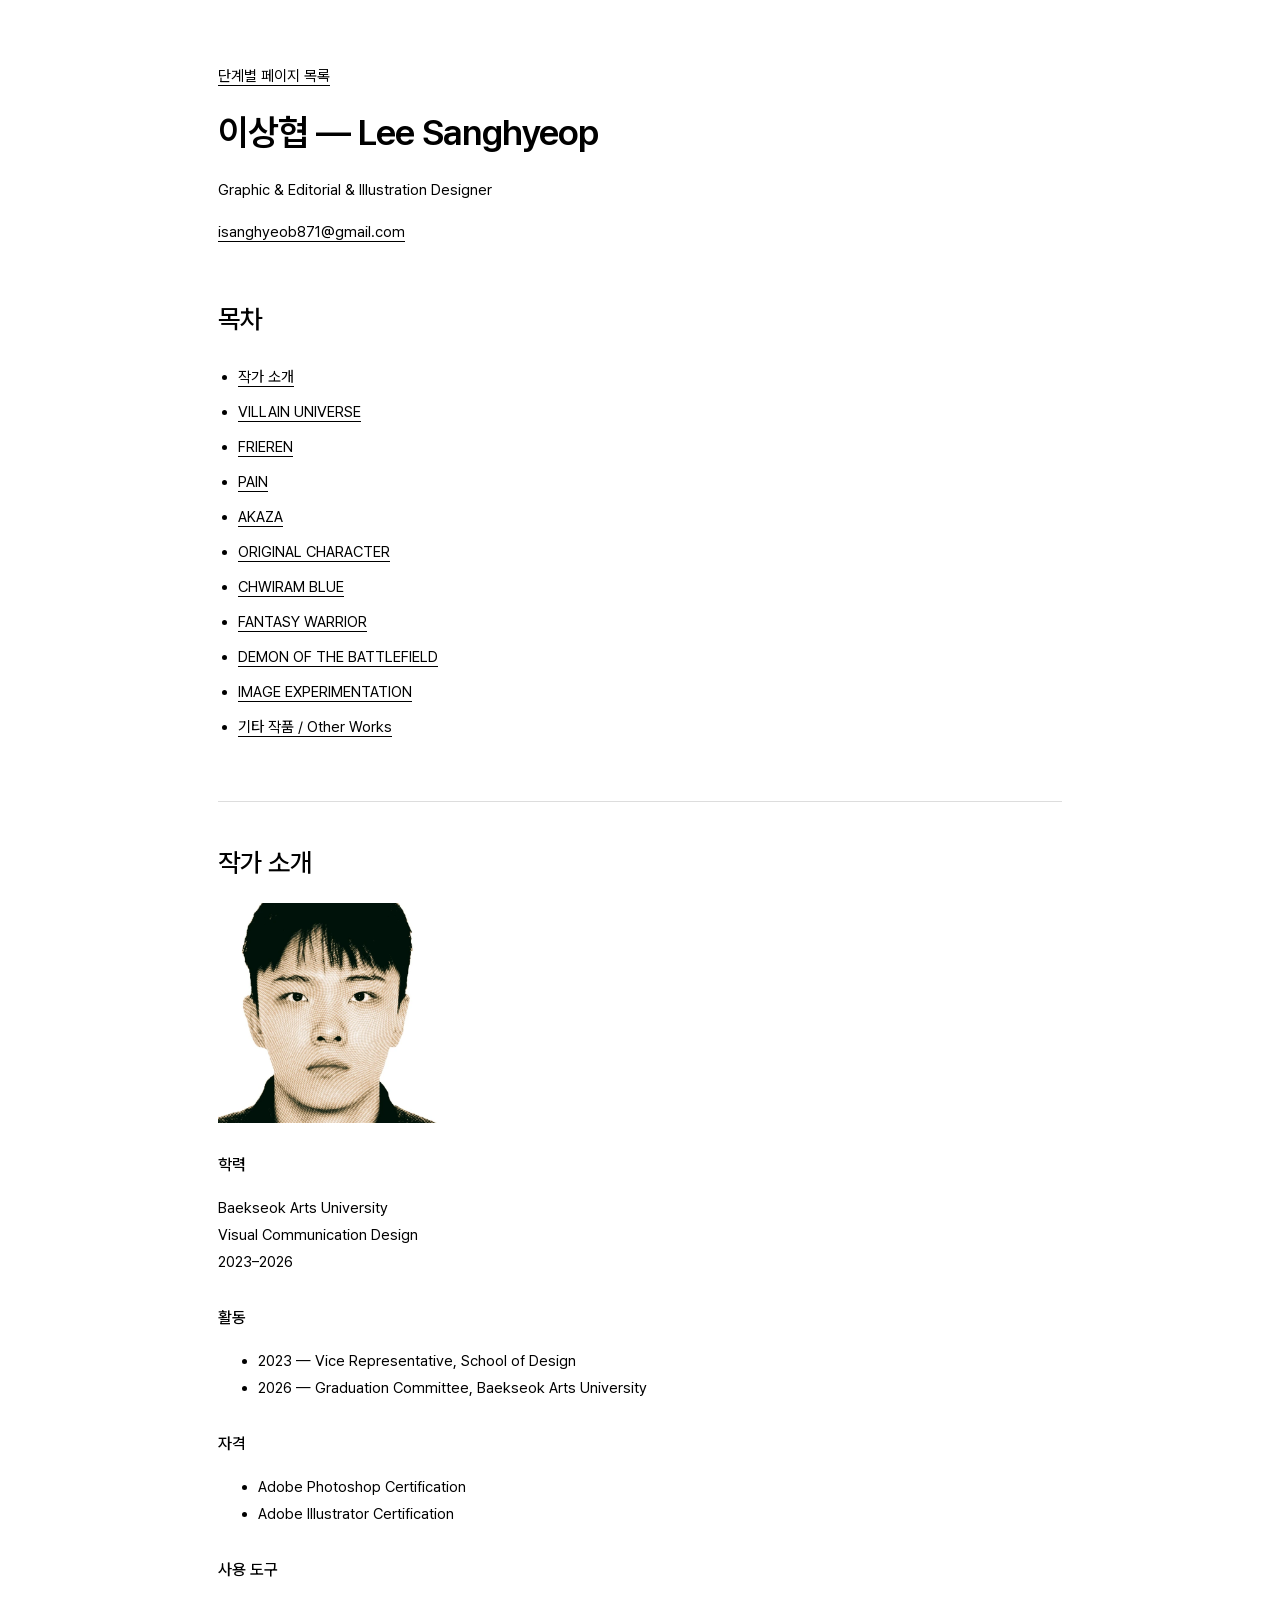
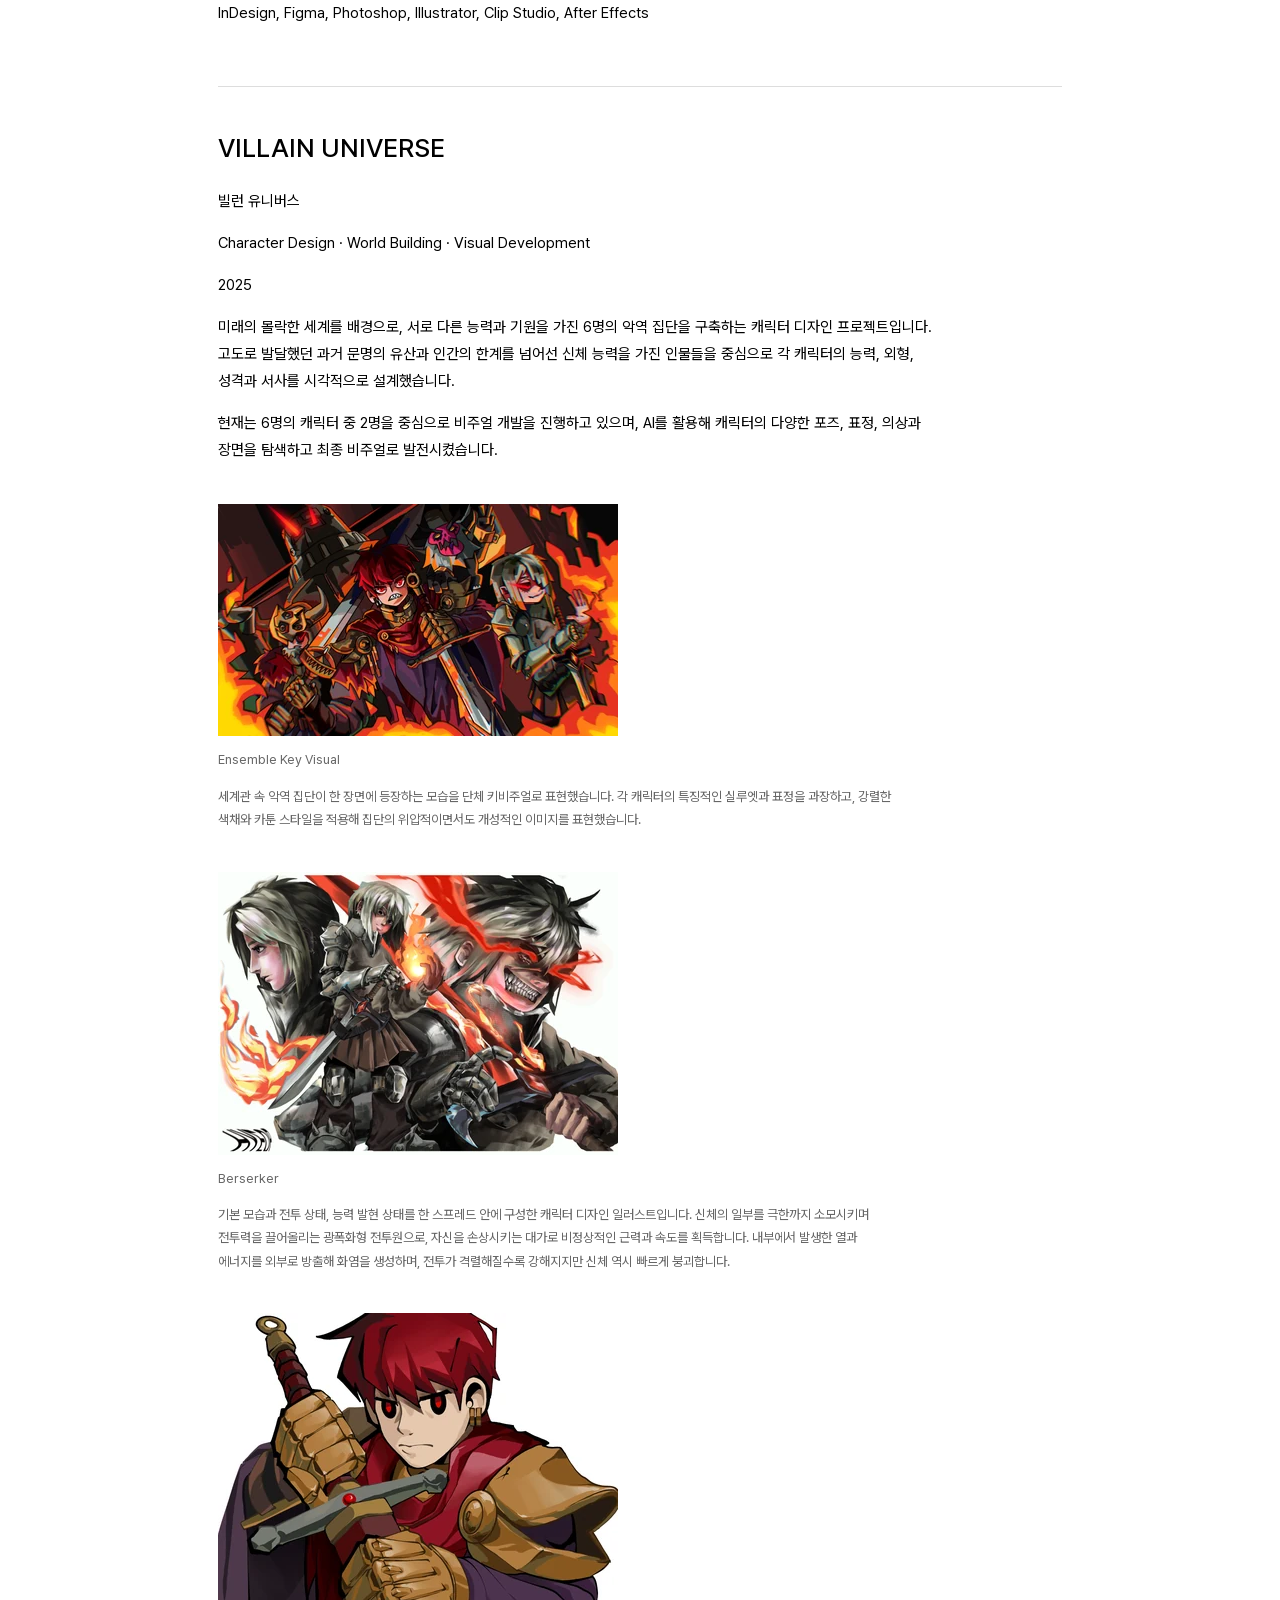
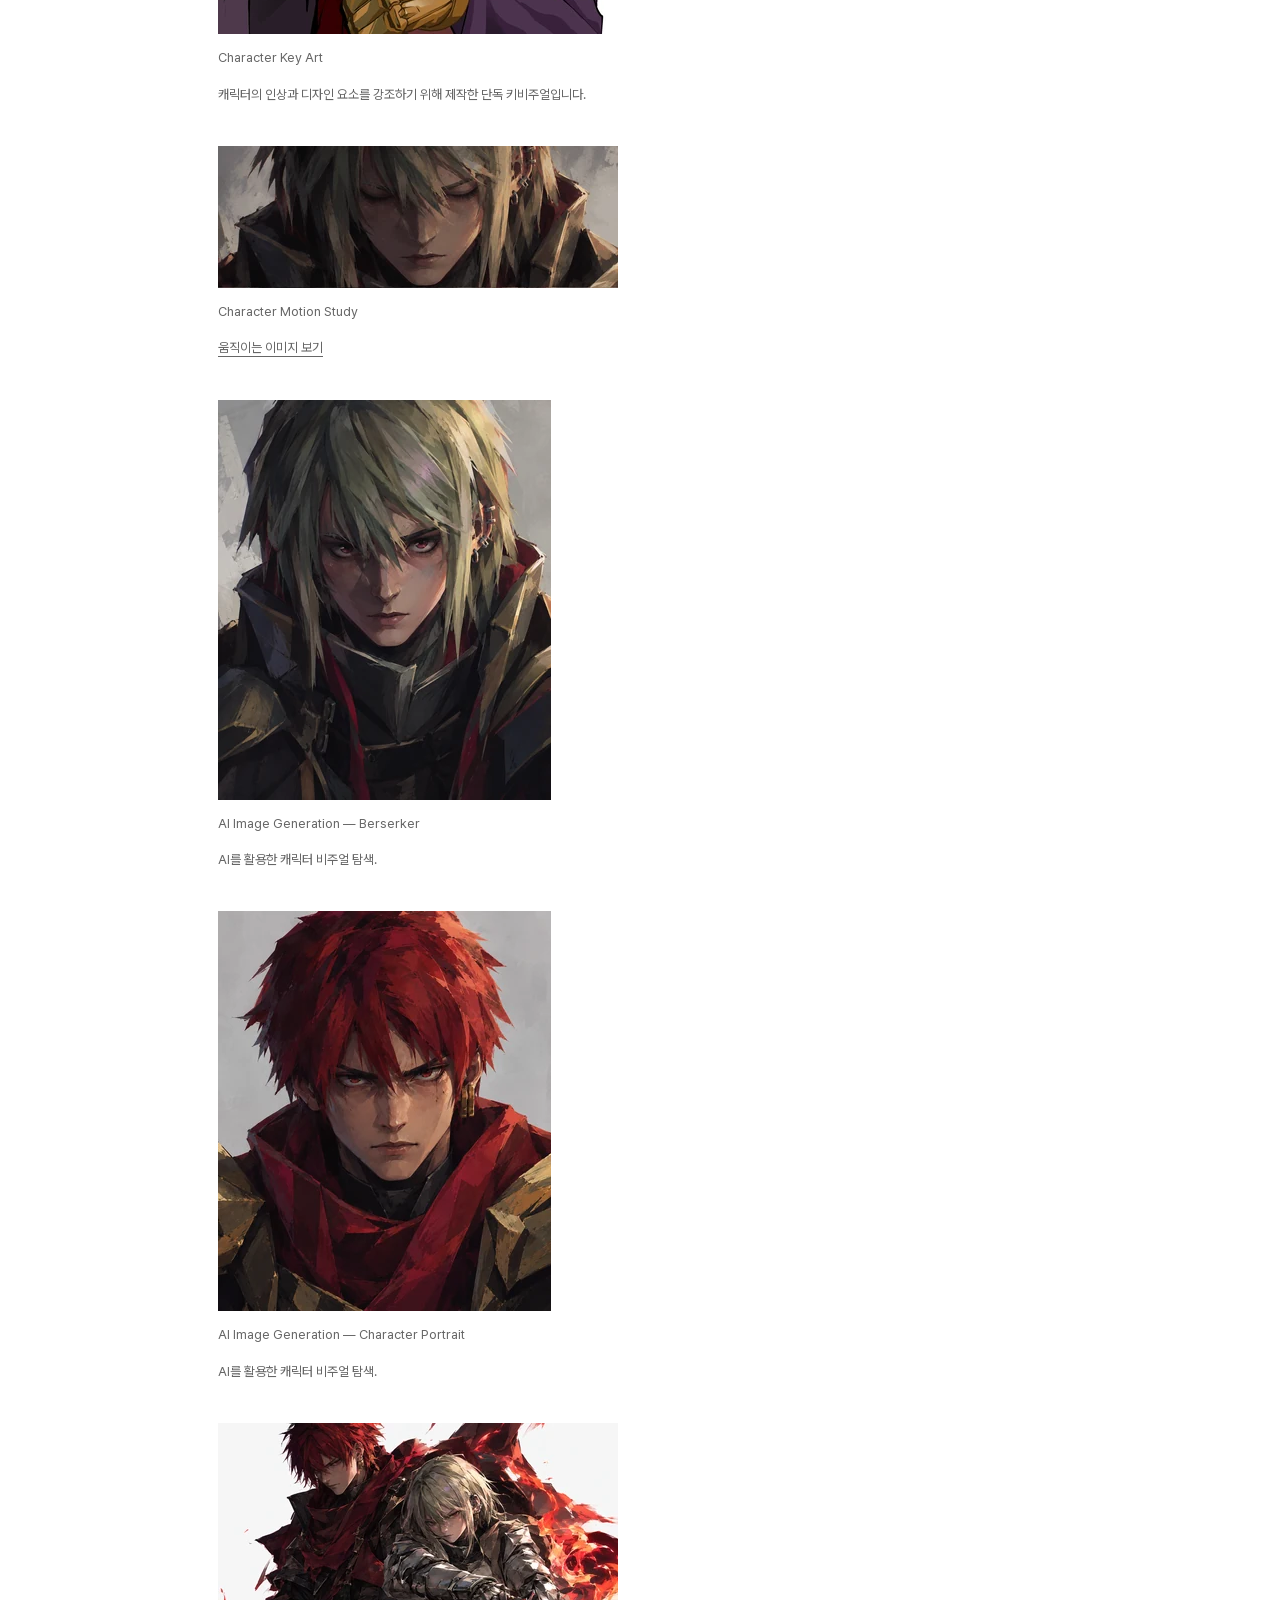
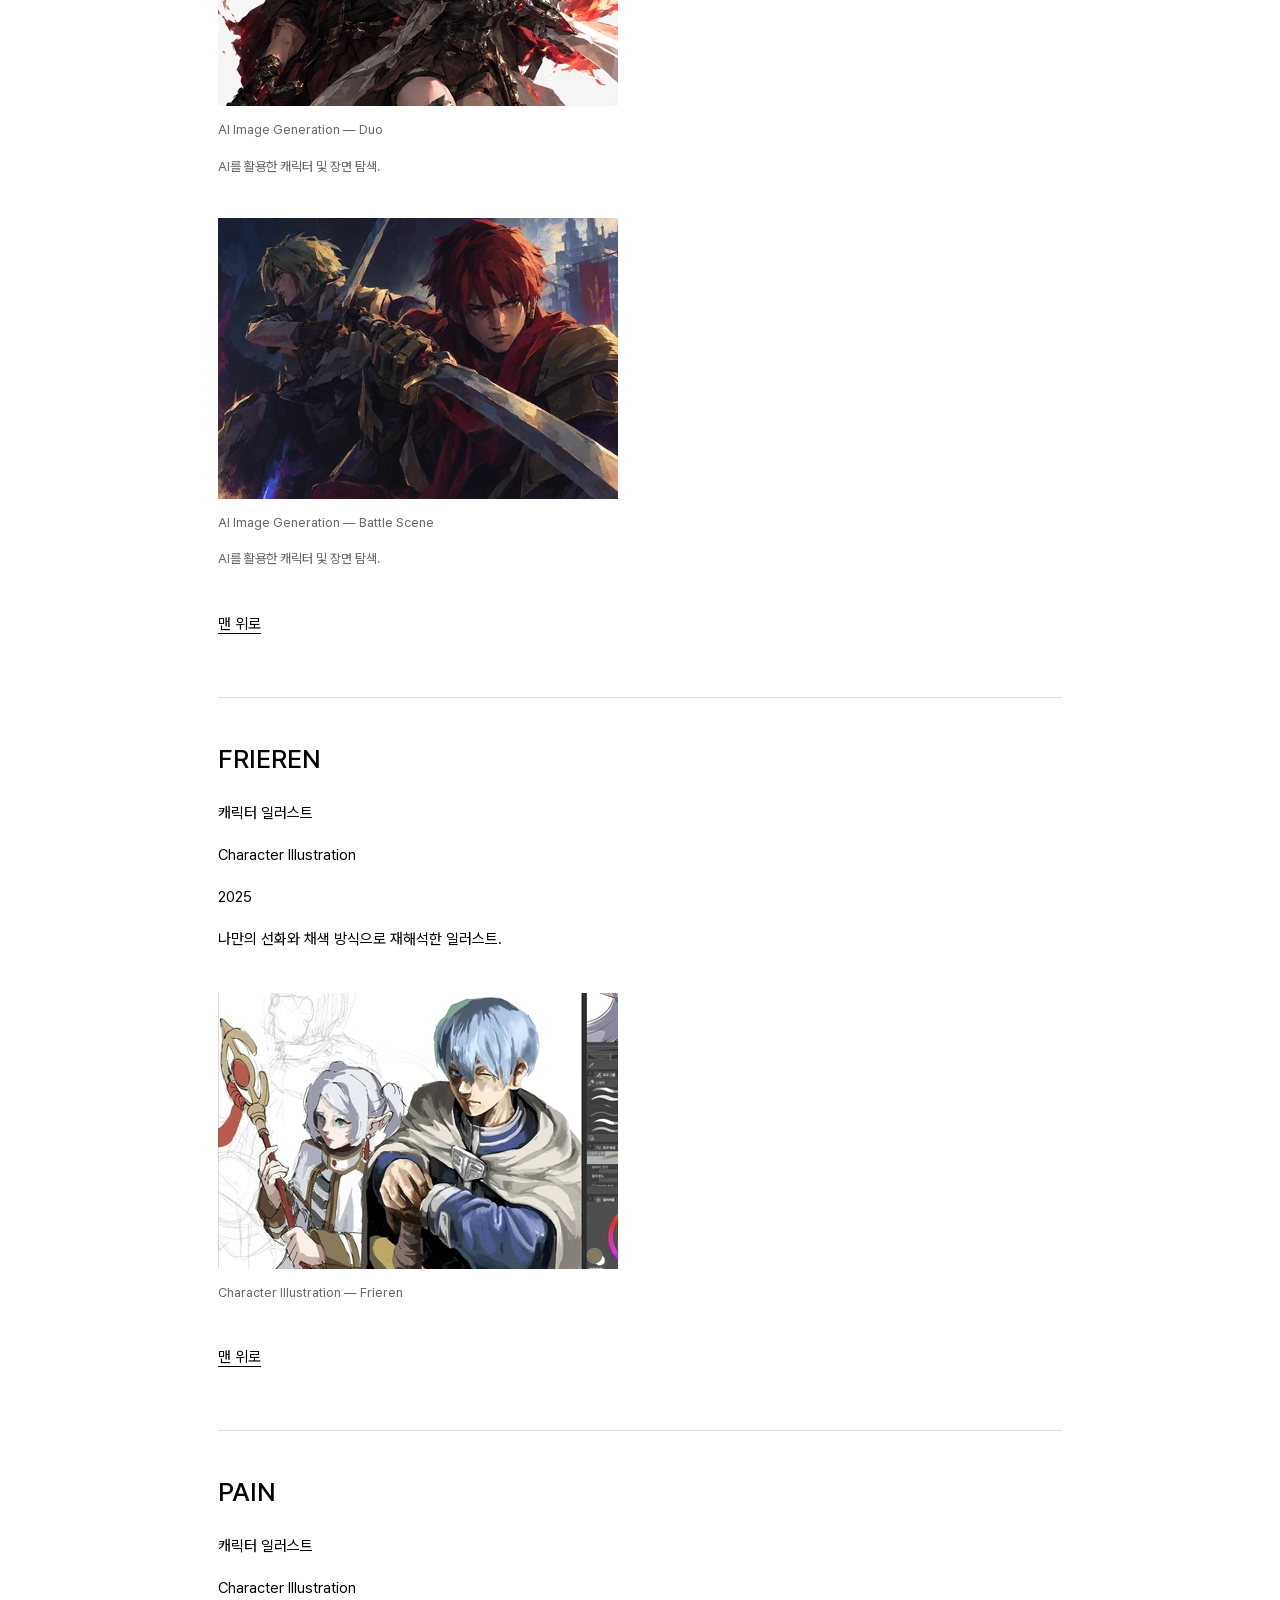
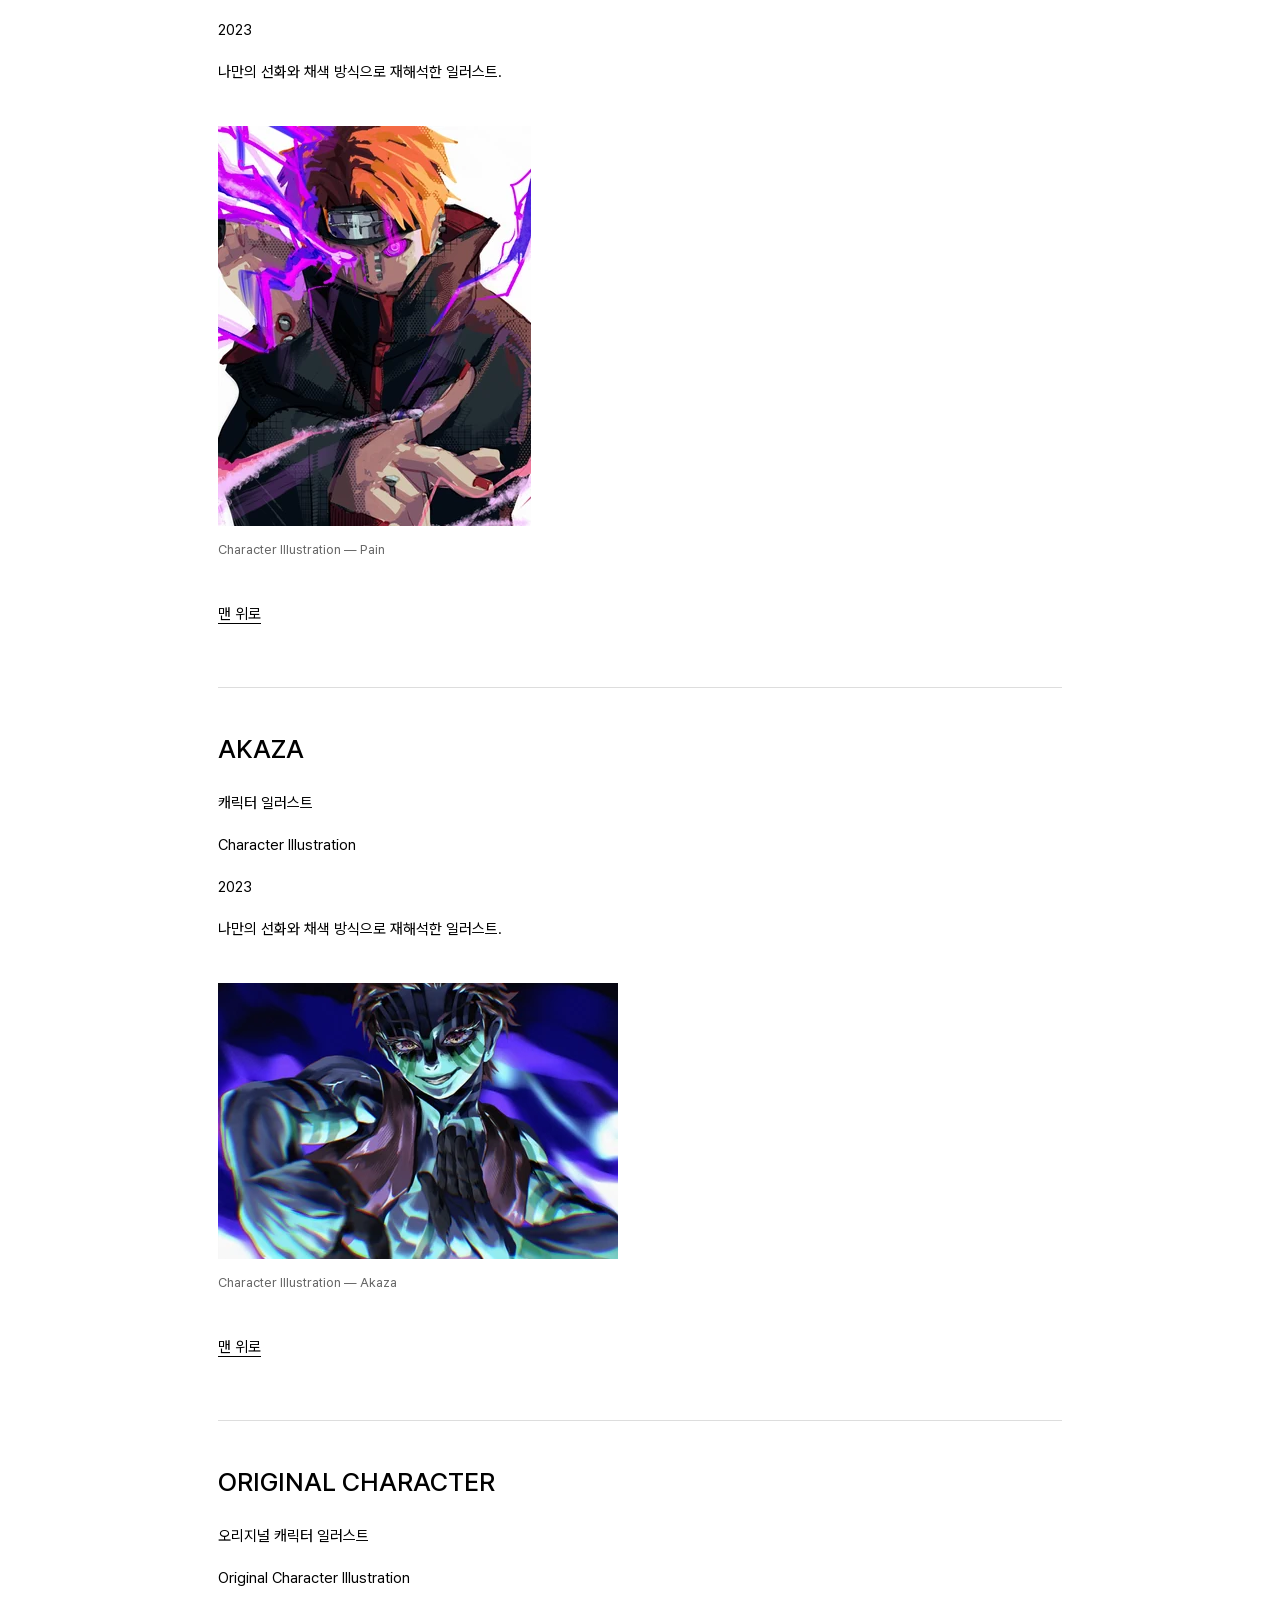
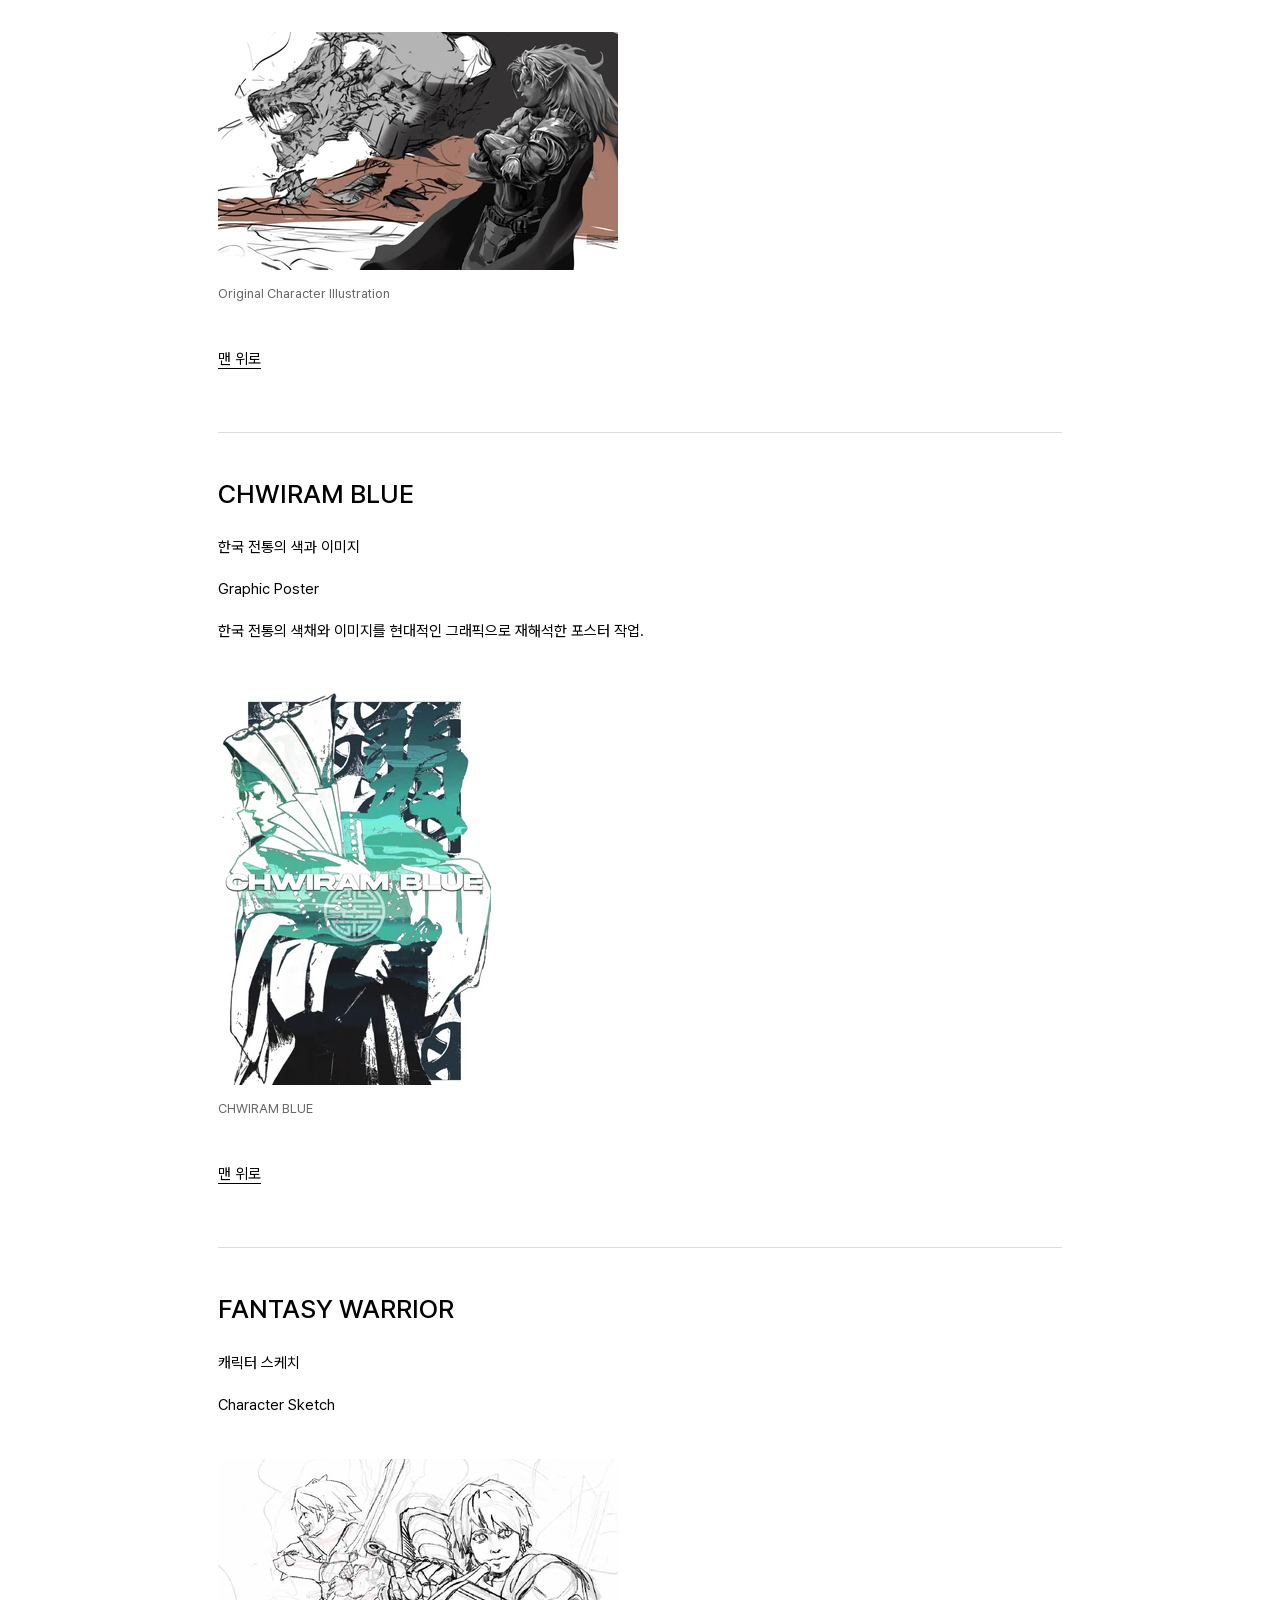
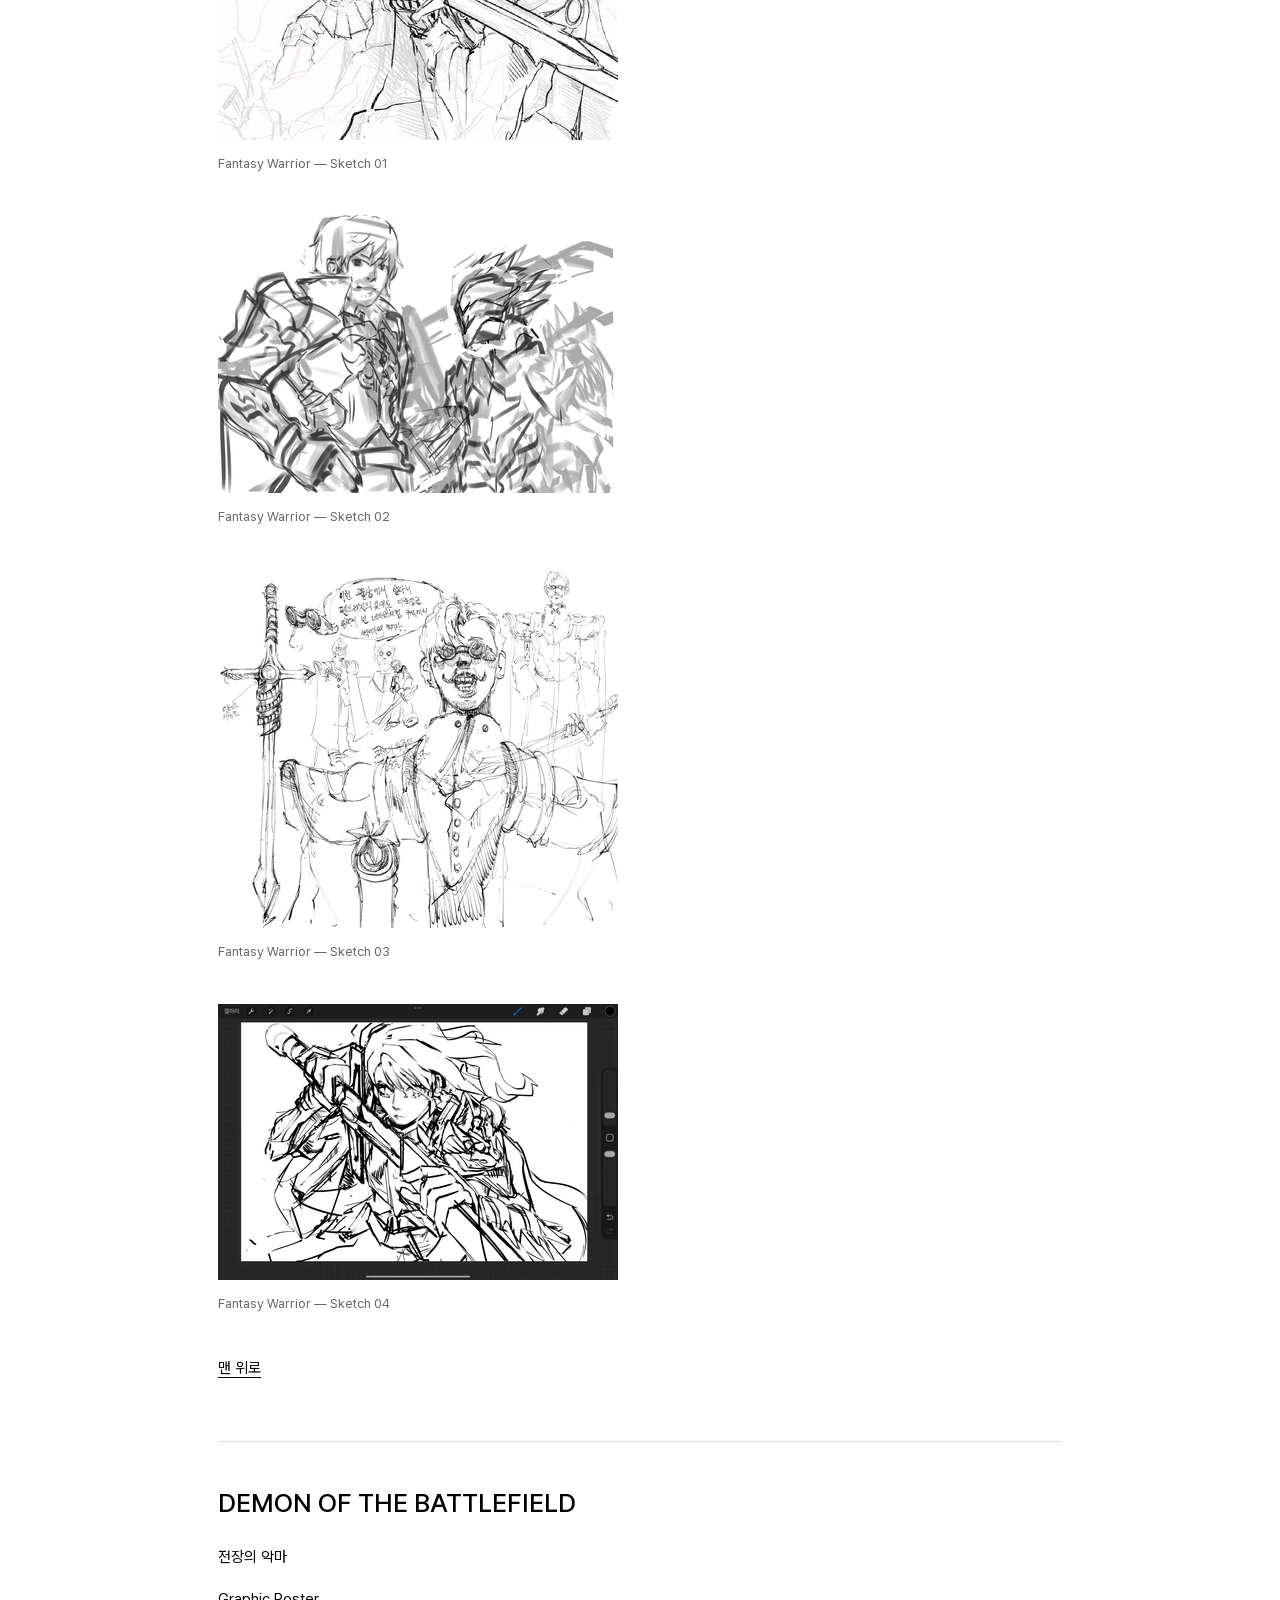
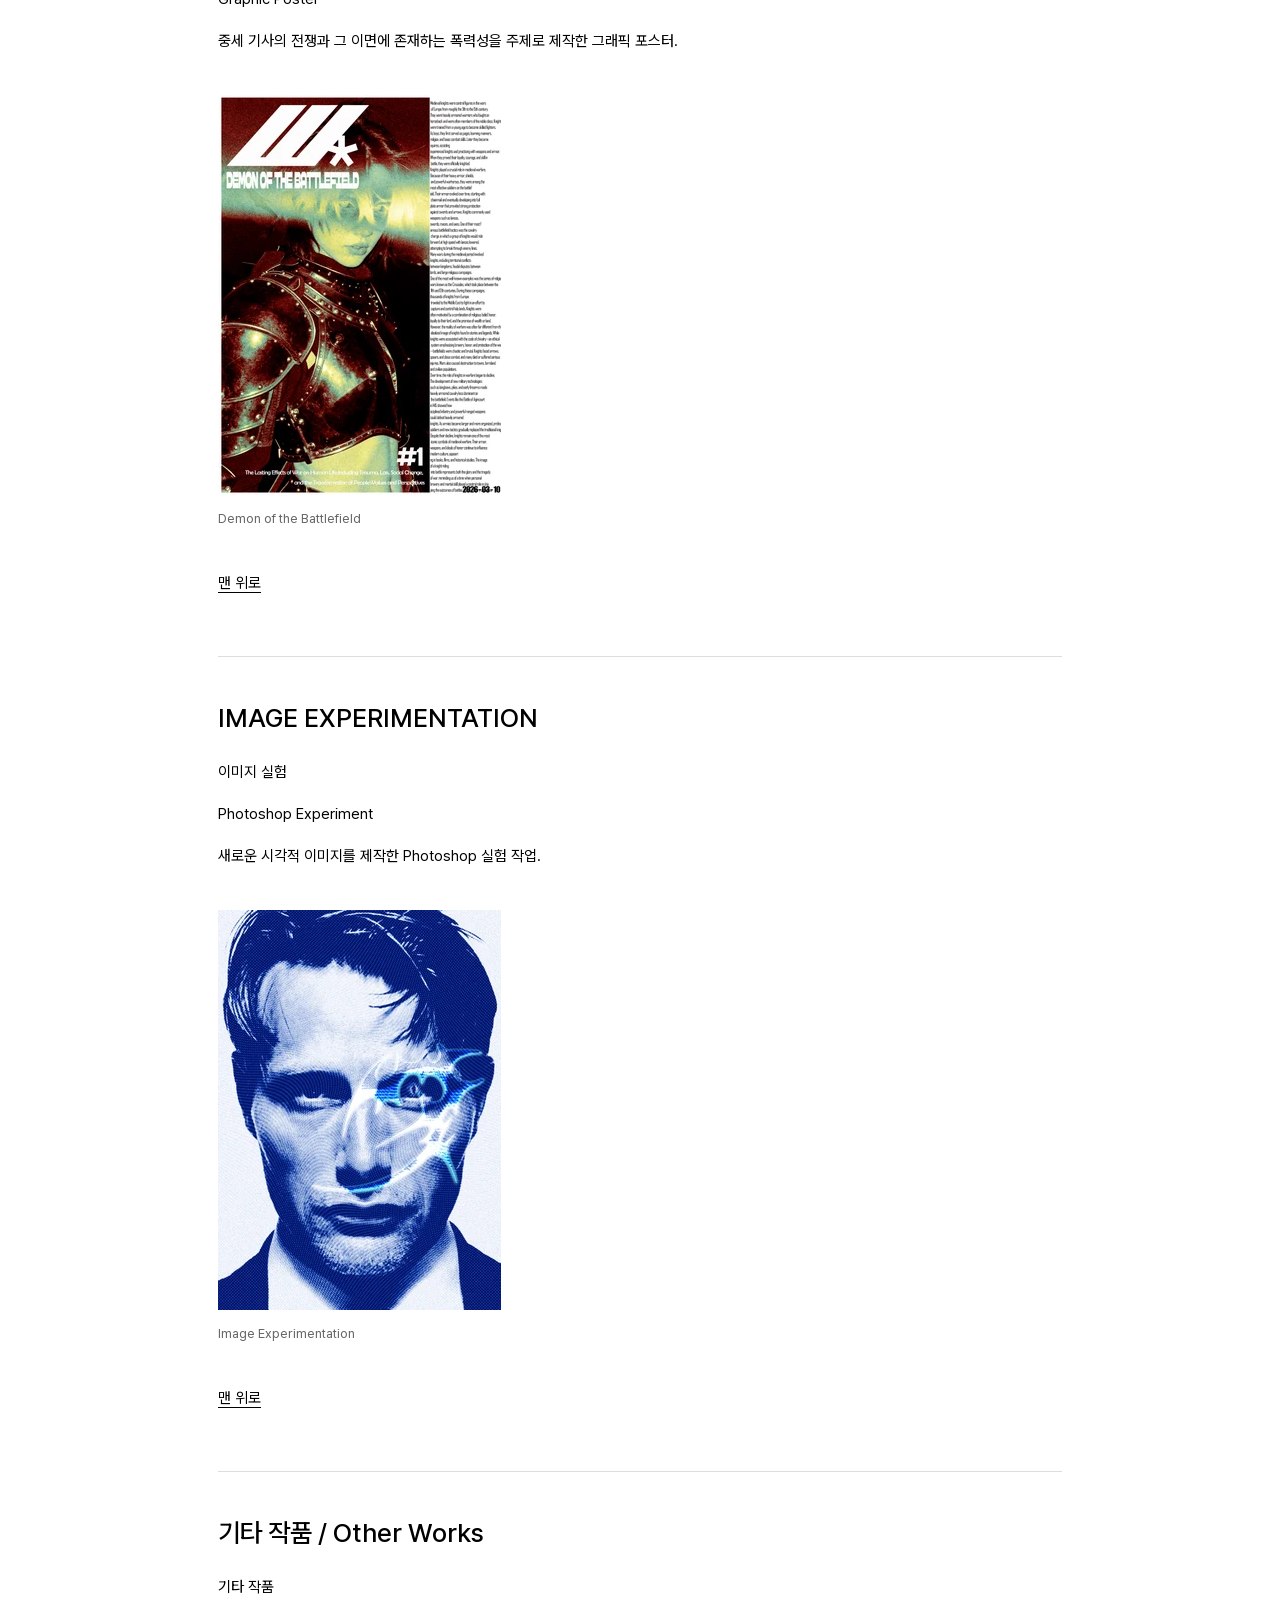
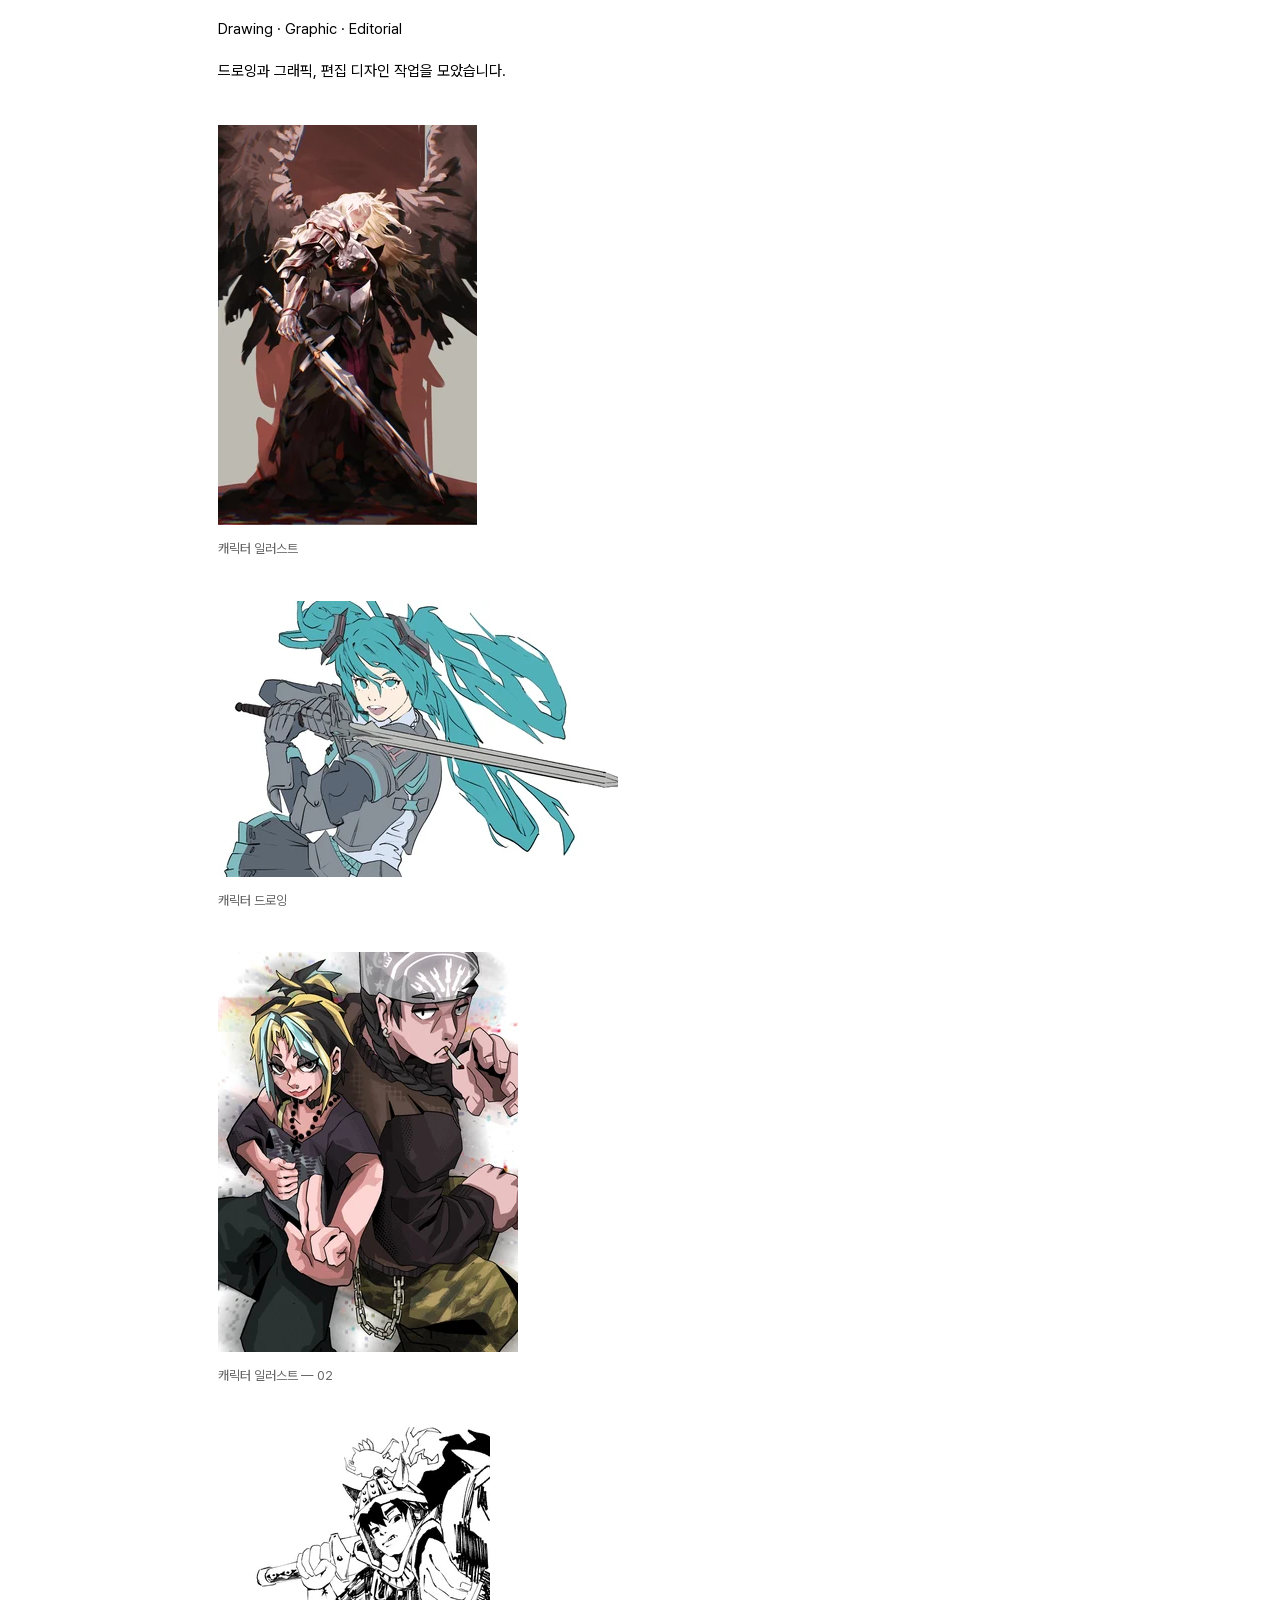
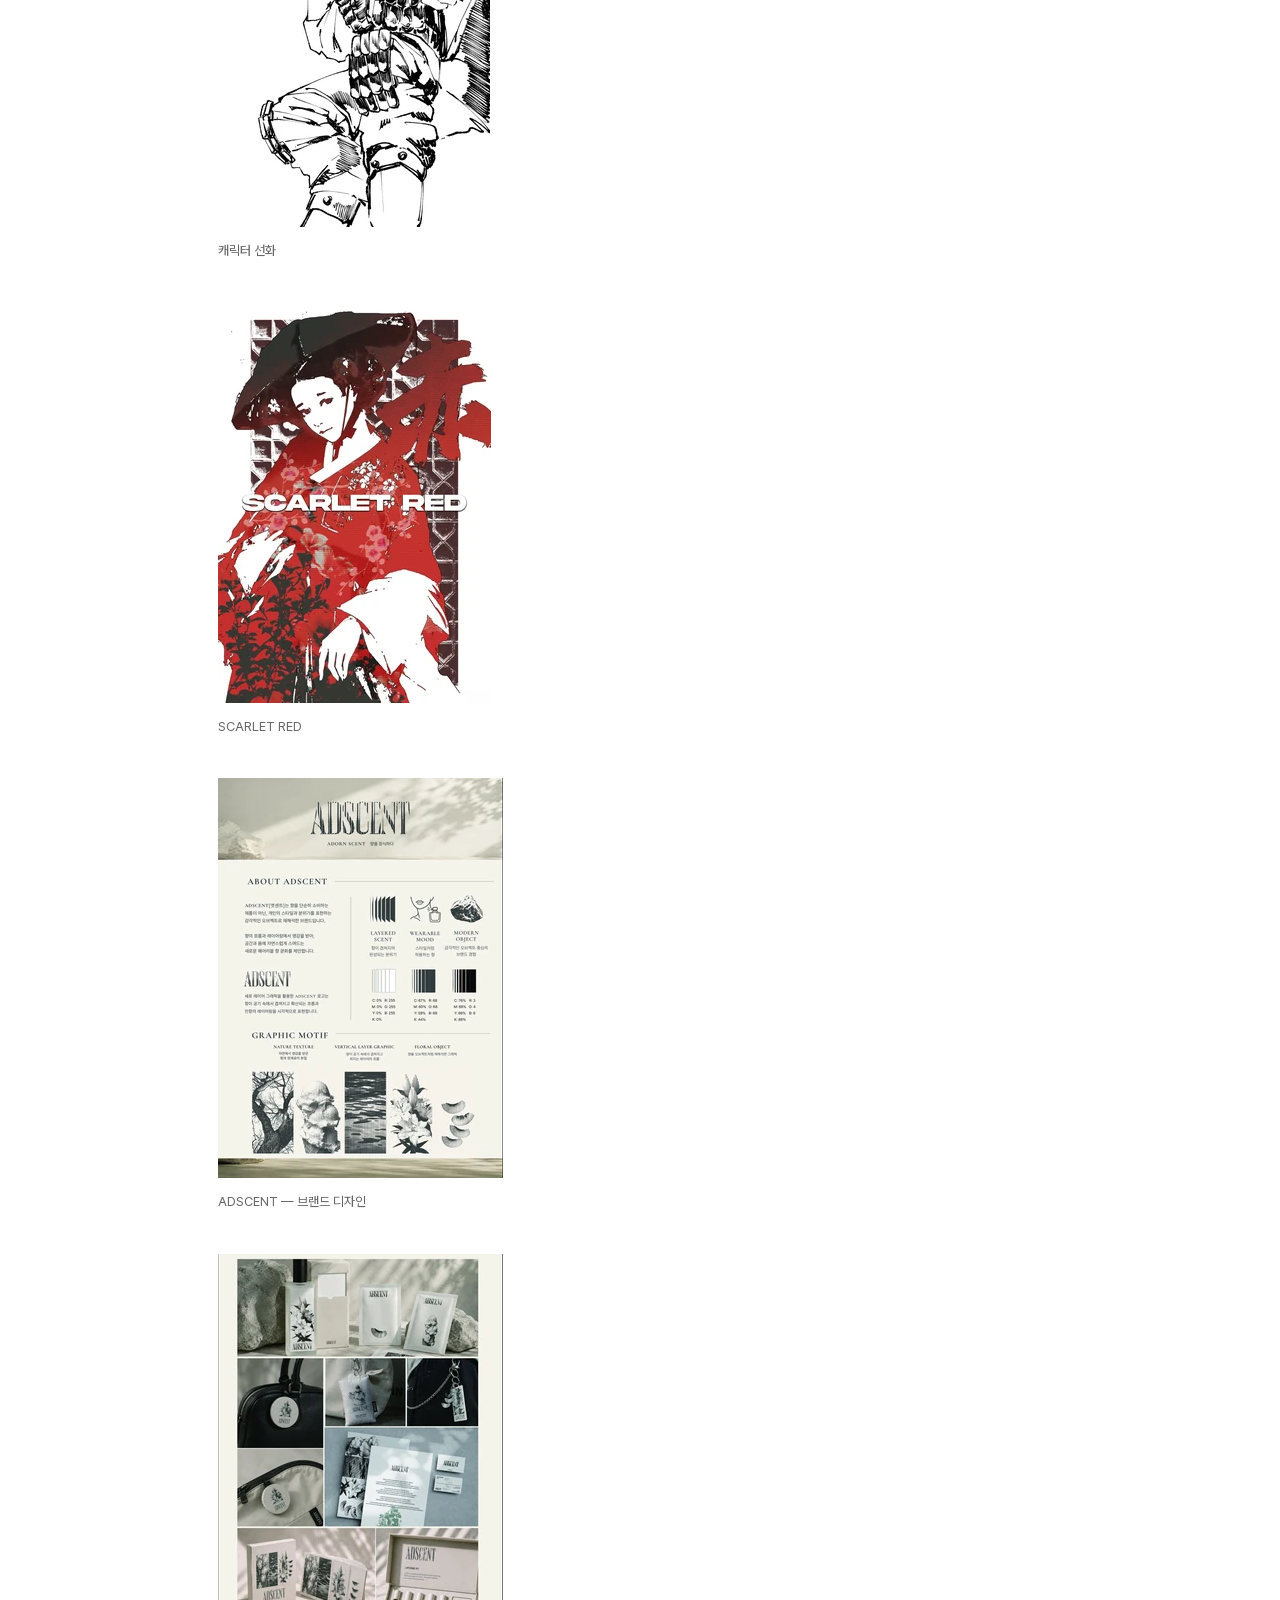
<file: stages/03-style/index.html>
<!doctype html>
<html lang="ko">
<head>
  <meta charset="utf-8">
  <meta name="viewport" content="width=device-width, initial-scale=1">
  <meta name="description" content="디자이너 이상협의 그림, 캐릭터 디자인, 그래픽 및 편집 디자인 포트폴리오.">
  <title>이상협 — 포트폴리오</title>
  <link rel="stylesheet" href="style.css">
</head>
<body>
  <header id="top">
    <p><a href="../../index.html">단계별 페이지 목록</a></p>
    <h1>이상협 — Lee Sanghyeop</h1>
    <p>Graphic &amp; Editorial &amp; Illustration Designer</p>
    <p><a href="mailto:isanghyeob871@gmail.com">isanghyeob871@gmail.com</a></p>
  </header>
  <nav aria-label="포트폴리오 목차">
    <h2>목차</h2>
    <ul>
      <li><a href="#about">작가 소개</a></li>
      <li><a href="#villain-universe">VILLAIN UNIVERSE</a></li>
      <li><a href="#frieren">FRIEREN</a></li>
      <li><a href="#pain">PAIN</a></li>
      <li><a href="#akaza">AKAZA</a></li>
      <li><a href="#original-character">ORIGINAL CHARACTER</a></li>
      <li><a href="#chwiram-blue">CHWIRAM BLUE</a></li>
      <li><a href="#fantasy-warrior">FANTASY WARRIOR</a></li>
      <li><a href="#demon-of-the-battlefield">DEMON OF THE BATTLEFIELD</a></li>
      <li><a href="#image-experimentation">IMAGE EXPERIMENTATION</a></li>
      <li><a href="#other-works">기타 작품 / Other Works</a></li>
    </ul>
  </nav>
  <main>
    <section id="about" aria-labelledby="about-title">
      <h2 id="about-title">작가 소개</h2>
      <img src="../../assets/artworks/portrait.webp" alt="디자이너 이상협의 프로필 사진">
      <h3>학력</h3>
      <p>Baekseok Arts University<br>Visual Communication Design<br>2023–2026</p>
      <h3>활동</h3>
      <ul>
        <li>2023 — Vice Representative, School of Design</li>
        <li>2026 — Graduation Committee, Baekseok Arts University</li>
      </ul>
      <h3>자격</h3>
      <ul>
        <li>Adobe Photoshop Certification</li>
        <li>Adobe Illustrator Certification</li>
      </ul>
      <h3>사용 도구</h3>
      <p>InDesign, Figma, Photoshop, Illustrator, Clip Studio, After Effects</p>
    </section>
    <section id="villain-universe" aria-labelledby="villain-universe-title">
      <h2 id="villain-universe-title">VILLAIN UNIVERSE</h2>
      <p>빌런 유니버스</p>
      <p>Character Design · World Building · Visual Development</p>
      <p><time datetime="2025">2025</time></p>
      <p>미래의 몰락한 세계를 배경으로, 서로 다른 능력과 기원을 가진 6명의 악역 집단을 구축하는 캐릭터 디자인 프로젝트입니다. 고도로 발달했던 과거 문명의 유산과 인간의 한계를 넘어선 신체 능력을 가진 인물들을 중심으로 각 캐릭터의 능력, 외형, 성격과 서사를 시각적으로 설계했습니다.</p>
      <p>현재는 6명의 캐릭터 중 2명을 중심으로 비주얼 개발을 진행하고 있으며, AI를 활용해 캐릭터의 다양한 포즈, 표정, 의상과 장면을 탐색하고 최종 비주얼로 발전시켰습니다.</p>
      <figure>
        <a href="../../assets/artworks/44-1800.webp" aria-label="Ensemble Key Visual 큰 이미지 보기">
          <img src="../../assets/artworks/44-400.webp" alt="Ensemble Key Visual" loading="lazy">
        </a>
        <figcaption>Ensemble Key Visual</figcaption>
        <p>세계관 속 악역 집단이 한 장면에 등장하는 모습을 단체 키비주얼로 표현했습니다. 각 캐릭터의 특징적인 실루엣과 표정을 과장하고, 강렬한 색채와 카툰 스타일을 적용해 집단의 위압적이면서도 개성적인 이미지를 표현했습니다.</p>
      </figure>
      <figure>
        <a href="../../assets/artworks/45-1800.webp" aria-label="Berserker 큰 이미지 보기">
          <img src="../../assets/artworks/45-400.webp" alt="Berserker" loading="lazy">
        </a>
        <figcaption>Berserker</figcaption>
        <p>기본 모습과 전투 상태, 능력 발현 상태를 한 스프레드 안에 구성한 캐릭터 디자인 일러스트입니다. 신체의 일부를 극한까지 소모시키며 전투력을 끌어올리는 광폭화형 전투원으로, 자신을 손상시키는 대가로 비정상적인 근력과 속도를 획득합니다. 내부에서 발생한 열과 에너지를 외부로 방출해 화염을 생성하며, 전투가 격렬해질수록 강해지지만 신체 역시 빠르게 붕괴합니다.</p>
      </figure>
      <figure>
        <a href="../../assets/artworks/06-1800.webp" aria-label="Character Key Art 큰 이미지 보기">
          <img src="../../assets/artworks/06-400.webp" alt="Character Key Art" loading="lazy">
        </a>
        <figcaption>Character Key Art</figcaption>
        <p>캐릭터의 인상과 디자인 요소를 강조하기 위해 제작한 단독 키비주얼입니다.</p>
      </figure>
      <figure>
        <a href="../../assets/artworks/25-1800.webp" aria-label="Character Motion Study 큰 이미지 보기">
          <img src="../../assets/artworks/25-400.webp" alt="Character Motion Study" loading="lazy">
        </a>
        <figcaption>Character Motion Study</figcaption>
        <p><a href="../../assets/artworks/25.gif">움직이는 이미지 보기</a></p>
      </figure>
      <figure>
        <a href="../../assets/artworks/15-1800.webp" aria-label="AI Image Generation — Berserker 큰 이미지 보기">
          <img src="../../assets/artworks/15-400.webp" alt="AI Image Generation — Berserker" loading="lazy">
        </a>
        <figcaption>AI Image Generation — Berserker</figcaption>
        <p>AI를 활용한 캐릭터 비주얼 탐색.</p>
      </figure>
      <figure>
        <a href="../../assets/artworks/17-1800.webp" aria-label="AI Image Generation — Character Portrait 큰 이미지 보기">
          <img src="../../assets/artworks/17-400.webp" alt="AI Image Generation — Character Portrait" loading="lazy">
        </a>
        <figcaption>AI Image Generation — Character Portrait</figcaption>
        <p>AI를 활용한 캐릭터 비주얼 탐색.</p>
      </figure>
      <figure>
        <a href="../../assets/artworks/14-1800.webp" aria-label="AI Image Generation — Duo 큰 이미지 보기">
          <img src="../../assets/artworks/14-400.webp" alt="AI Image Generation — Duo" loading="lazy">
        </a>
        <figcaption>AI Image Generation — Duo</figcaption>
        <p>AI를 활용한 캐릭터 및 장면 탐색.</p>
      </figure>
      <figure>
        <a href="../../assets/artworks/16-1800.webp" aria-label="AI Image Generation — Battle Scene 큰 이미지 보기">
          <img src="../../assets/artworks/16-400.webp" alt="AI Image Generation — Battle Scene" loading="lazy">
        </a>
        <figcaption>AI Image Generation — Battle Scene</figcaption>
        <p>AI를 활용한 캐릭터 및 장면 탐색.</p>
      </figure>
      <p><a href="#top">맨 위로</a></p>
    </section>
    <section id="frieren" aria-labelledby="frieren-title">
      <h2 id="frieren-title">FRIEREN</h2>
      <p>캐릭터 일러스트</p>
      <p>Character Illustration</p>
      <p><time datetime="2025">2025</time></p>
      <p>나만의 선화와 채색 방식으로 재해석한 일러스트.</p>
      <figure>
        <a href="../../assets/artworks/24-1800.webp" aria-label="Character Illustration — Frieren 큰 이미지 보기">
          <img src="../../assets/artworks/24-400.webp" alt="Character Illustration — Frieren" loading="lazy">
        </a>
        <figcaption>Character Illustration — Frieren</figcaption>
      </figure>
      <p><a href="#top">맨 위로</a></p>
    </section>
    <section id="pain" aria-labelledby="pain-title">
      <h2 id="pain-title">PAIN</h2>
      <p>캐릭터 일러스트</p>
      <p>Character Illustration</p>
      <p><time datetime="2023">2023</time></p>
      <p>나만의 선화와 채색 방식으로 재해석한 일러스트.</p>
      <figure>
        <a href="../../assets/artworks/11-1800.webp" aria-label="Character Illustration — Pain 큰 이미지 보기">
          <img src="../../assets/artworks/11-400.webp" alt="Character Illustration — Pain" loading="lazy">
        </a>
        <figcaption>Character Illustration — Pain</figcaption>
      </figure>
      <p><a href="#top">맨 위로</a></p>
    </section>
    <section id="akaza" aria-labelledby="akaza-title">
      <h2 id="akaza-title">AKAZA</h2>
      <p>캐릭터 일러스트</p>
      <p>Character Illustration</p>
      <p><time datetime="2023">2023</time></p>
      <p>나만의 선화와 채색 방식으로 재해석한 일러스트.</p>
      <figure>
        <a href="../../assets/artworks/03-1800.webp" aria-label="Character Illustration — Akaza 큰 이미지 보기">
          <img src="../../assets/artworks/03-400.webp" alt="Character Illustration — Akaza" loading="lazy">
        </a>
        <figcaption>Character Illustration — Akaza</figcaption>
      </figure>
      <p><a href="#top">맨 위로</a></p>
    </section>
    <section id="original-character" aria-labelledby="original-character-title">
      <h2 id="original-character-title">ORIGINAL CHARACTER</h2>
      <p>오리지널 캐릭터 일러스트</p>
      <p>Original Character Illustration</p>
      <figure>
        <a href="../../assets/artworks/46-1800.webp" aria-label="Original Character Illustration 큰 이미지 보기">
          <img src="../../assets/artworks/46-400.webp" alt="Original Character Illustration" loading="lazy">
        </a>
        <figcaption>Original Character Illustration</figcaption>
      </figure>
      <p><a href="#top">맨 위로</a></p>
    </section>
    <section id="chwiram-blue" aria-labelledby="chwiram-blue-title">
      <h2 id="chwiram-blue-title">CHWIRAM BLUE</h2>
      <p>한국 전통의 색과 이미지</p>
      <p>Graphic Poster</p>
      <p>한국 전통의 색채와 이미지를 현대적인 그래픽으로 재해석한 포스터 작업.</p>
      <figure>
        <a href="../../assets/artworks/28-1800.webp" aria-label="CHWIRAM BLUE 큰 이미지 보기">
          <img src="../../assets/artworks/28-400.webp" alt="CHWIRAM BLUE" loading="lazy">
        </a>
        <figcaption>CHWIRAM BLUE</figcaption>
      </figure>
      <p><a href="#top">맨 위로</a></p>
    </section>
    <section id="fantasy-warrior" aria-labelledby="fantasy-warrior-title">
      <h2 id="fantasy-warrior-title">FANTASY WARRIOR</h2>
      <p>캐릭터 스케치</p>
      <p>Character Sketch</p>
      <figure>
        <a href="../../assets/artworks/21-1800.webp" aria-label="Fantasy Warrior — Sketch 01 큰 이미지 보기">
          <img src="../../assets/artworks/21-400.webp" alt="Fantasy Warrior — Sketch 01" loading="lazy">
        </a>
        <figcaption>Fantasy Warrior — Sketch 01</figcaption>
      </figure>
      <figure>
        <a href="../../assets/artworks/20-1800.webp" aria-label="Fantasy Warrior — Sketch 02 큰 이미지 보기">
          <img src="../../assets/artworks/20-400.webp" alt="Fantasy Warrior — Sketch 02" loading="lazy">
        </a>
        <figcaption>Fantasy Warrior — Sketch 02</figcaption>
      </figure>
      <figure>
        <a href="../../assets/artworks/23-1800.webp" aria-label="Fantasy Warrior — Sketch 03 큰 이미지 보기">
          <img src="../../assets/artworks/23-400.webp" alt="Fantasy Warrior — Sketch 03" loading="lazy">
        </a>
        <figcaption>Fantasy Warrior — Sketch 03</figcaption>
      </figure>
      <figure>
        <a href="../../assets/artworks/19-1800.webp" aria-label="Fantasy Warrior — Sketch 04 큰 이미지 보기">
          <img src="../../assets/artworks/19-400.webp" alt="Fantasy Warrior — Sketch 04" loading="lazy">
        </a>
        <figcaption>Fantasy Warrior — Sketch 04</figcaption>
      </figure>
      <p><a href="#top">맨 위로</a></p>
    </section>
    <section id="demon-of-the-battlefield" aria-labelledby="demon-of-the-battlefield-title">
      <h2 id="demon-of-the-battlefield-title">DEMON OF THE BATTLEFIELD</h2>
      <p>전장의 악마</p>
      <p>Graphic Poster</p>
      <p>중세 기사의 전쟁과 그 이면에 존재하는 폭력성을 주제로 제작한 그래픽 포스터.</p>
      <figure>
        <a href="../../assets/artworks/42-1800.webp" aria-label="Demon of the Battlefield 큰 이미지 보기">
          <img src="../../assets/artworks/42-400.webp" alt="Demon of the Battlefield" loading="lazy">
        </a>
        <figcaption>Demon of the Battlefield</figcaption>
      </figure>
      <p><a href="#top">맨 위로</a></p>
    </section>
    <section id="image-experimentation" aria-labelledby="image-experimentation-title">
      <h2 id="image-experimentation-title">IMAGE EXPERIMENTATION</h2>
      <p>이미지 실험</p>
      <p>Photoshop Experiment</p>
      <p>새로운 시각적 이미지를 제작한 Photoshop 실험 작업.</p>
      <figure>
        <a href="../../assets/artworks/47-1800.webp" aria-label="Image Experimentation 큰 이미지 보기">
          <img src="../../assets/artworks/47-400.webp" alt="Image Experimentation" loading="lazy">
        </a>
        <figcaption>Image Experimentation</figcaption>
      </figure>
      <p><a href="#top">맨 위로</a></p>
    </section>
    <section id="other-works" aria-labelledby="other-works-title">
      <h2 id="other-works-title">기타 작품 / Other Works</h2>
      <p>기타 작품</p>
      <p>Drawing · Graphic · Editorial</p>
      <p>드로잉과 그래픽, 편집 디자인 작업을 모았습니다.</p>
      <figure>
        <a href="../../assets/artworks/22-1800.webp" aria-label="캐릭터 일러스트 큰 이미지 보기">
          <img src="../../assets/artworks/22-400.webp" alt="캐릭터 일러스트" loading="lazy">
        </a>
        <figcaption>캐릭터 일러스트</figcaption>
      </figure>
      <figure>
        <a href="../../assets/artworks/18-1800.webp" aria-label="캐릭터 드로잉 큰 이미지 보기">
          <img src="../../assets/artworks/18-400.webp" alt="캐릭터 드로잉" loading="lazy">
        </a>
        <figcaption>캐릭터 드로잉</figcaption>
      </figure>
      <figure>
        <a href="../../assets/artworks/02-1800.webp" aria-label="캐릭터 일러스트 — 02 큰 이미지 보기">
          <img src="../../assets/artworks/02-400.webp" alt="캐릭터 일러스트 — 02" loading="lazy">
        </a>
        <figcaption>캐릭터 일러스트 — 02</figcaption>
      </figure>
      <figure>
        <a href="../../assets/artworks/01-1800.webp" aria-label="캐릭터 선화 큰 이미지 보기">
          <img src="../../assets/artworks/01-400.webp" alt="캐릭터 선화" loading="lazy">
        </a>
        <figcaption>캐릭터 선화</figcaption>
      </figure>
      <figure>
        <a href="../../assets/artworks/43-1800.webp" aria-label="SCARLET RED 큰 이미지 보기">
          <img src="../../assets/artworks/43-400.webp" alt="SCARLET RED" loading="lazy">
        </a>
        <figcaption>SCARLET RED</figcaption>
      </figure>
      <figure>
        <a href="../../assets/artworks/26-1800.webp" aria-label="ADSCENT — 브랜드 디자인 큰 이미지 보기">
          <img src="../../assets/artworks/26-400.webp" alt="ADSCENT — 브랜드 디자인" loading="lazy">
        </a>
        <figcaption>ADSCENT — 브랜드 디자인</figcaption>
      </figure>
      <figure>
        <a href="../../assets/artworks/27-1800.webp" aria-label="ADSCENT — 디자인 응용 큰 이미지 보기">
          <img src="../../assets/artworks/27-400.webp" alt="ADSCENT — 디자인 응용" loading="lazy">
        </a>
        <figcaption>ADSCENT — 디자인 응용</figcaption>
      </figure>
      <figure>
        <a href="../../assets/artworks/48-1800.webp" aria-label="COURAGE — 표지 큰 이미지 보기">
          <img src="../../assets/artworks/48-400.webp" alt="COURAGE — 표지" loading="lazy">
        </a>
        <figcaption>COURAGE — 표지</figcaption>
      </figure>
      <figure>
        <a href="../../assets/artworks/10-1800.webp" aria-label="COURAGE — 편집 디자인 큰 이미지 보기">
          <img src="../../assets/artworks/10-400.webp" alt="COURAGE — 편집 디자인" loading="lazy">
        </a>
        <figcaption>COURAGE — 편집 디자인</figcaption>
      </figure>
      <figure>
        <a href="../../assets/artworks/30-1800.webp" aria-label="COURAGE — 01 큰 이미지 보기">
          <img src="../../assets/artworks/30-400.webp" alt="COURAGE — 01" loading="lazy">
        </a>
        <figcaption>COURAGE — 01</figcaption>
      </figure>
      <figure>
        <a href="../../assets/artworks/31-1800.webp" aria-label="COURAGE — 02 큰 이미지 보기">
          <img src="../../assets/artworks/31-400.webp" alt="COURAGE — 02" loading="lazy">
        </a>
        <figcaption>COURAGE — 02</figcaption>
      </figure>
      <figure>
        <a href="../../assets/artworks/32-1800.webp" aria-label="COURAGE — 03 큰 이미지 보기">
          <img src="../../assets/artworks/32-400.webp" alt="COURAGE — 03" loading="lazy">
        </a>
        <figcaption>COURAGE — 03</figcaption>
      </figure>
      <figure>
        <a href="../../assets/artworks/33-1800.webp" aria-label="COURAGE — 04 큰 이미지 보기">
          <img src="../../assets/artworks/33-400.webp" alt="COURAGE — 04" loading="lazy">
        </a>
        <figcaption>COURAGE — 04</figcaption>
      </figure>
      <figure>
        <a href="../../assets/artworks/34-1800.webp" aria-label="COURAGE — 05 큰 이미지 보기">
          <img src="../../assets/artworks/34-400.webp" alt="COURAGE — 05" loading="lazy">
        </a>
        <figcaption>COURAGE — 05</figcaption>
      </figure>
      <figure>
        <a href="../../assets/artworks/35-1800.webp" aria-label="COURAGE — 06 큰 이미지 보기">
          <img src="../../assets/artworks/35-400.webp" alt="COURAGE — 06" loading="lazy">
        </a>
        <figcaption>COURAGE — 06</figcaption>
      </figure>
      <figure>
        <a href="../../assets/artworks/36-1800.webp" aria-label="COURAGE — 07 큰 이미지 보기">
          <img src="../../assets/artworks/36-400.webp" alt="COURAGE — 07" loading="lazy">
        </a>
        <figcaption>COURAGE — 07</figcaption>
      </figure>
      <figure>
        <a href="../../assets/artworks/37-1800.webp" aria-label="COURAGE — 08 큰 이미지 보기">
          <img src="../../assets/artworks/37-400.webp" alt="COURAGE — 08" loading="lazy">
        </a>
        <figcaption>COURAGE — 08</figcaption>
      </figure>
      <figure>
        <a href="../../assets/artworks/38-1800.webp" aria-label="COURAGE — 09 큰 이미지 보기">
          <img src="../../assets/artworks/38-400.webp" alt="COURAGE — 09" loading="lazy">
        </a>
        <figcaption>COURAGE — 09</figcaption>
      </figure>
      <figure>
        <a href="../../assets/artworks/39-1800.webp" aria-label="COURAGE — 10 큰 이미지 보기">
          <img src="../../assets/artworks/39-400.webp" alt="COURAGE — 10" loading="lazy">
        </a>
        <figcaption>COURAGE — 10</figcaption>
      </figure>
      <figure>
        <a href="../../assets/artworks/40-1800.webp" aria-label="COURAGE — 11 큰 이미지 보기">
          <img src="../../assets/artworks/40-400.webp" alt="COURAGE — 11" loading="lazy">
        </a>
        <figcaption>COURAGE — 11</figcaption>
      </figure>
      <figure>
        <a href="../../assets/artworks/41-1800.webp" aria-label="COURAGE — 12 큰 이미지 보기">
          <img src="../../assets/artworks/41-400.webp" alt="COURAGE — 12" loading="lazy">
        </a>
        <figcaption>COURAGE — 12</figcaption>
      </figure>
      <figure>
        <a href="../../assets/artworks/12-1800.webp" aria-label="AI Image Generation — Expression Study 01 큰 이미지 보기">
          <img src="../../assets/artworks/12-400.webp" alt="AI Image Generation — Expression Study 01" loading="lazy">
        </a>
        <figcaption>AI Image Generation — Expression Study 01</figcaption>
        <p>AI를 활용한 캐릭터 표정 탐색.</p>
      </figure>
      <figure>
        <a href="../../assets/artworks/13-1800.webp" aria-label="AI Image Generation — Expression Study 02 큰 이미지 보기">
          <img src="../../assets/artworks/13-400.webp" alt="AI Image Generation — Expression Study 02" loading="lazy">
        </a>
        <figcaption>AI Image Generation — Expression Study 02</figcaption>
        <p>AI를 활용한 캐릭터 표정 탐색.</p>
      </figure>
      <p><a href="#top">맨 위로</a></p>
    </section>
  </main>
  <footer>
    <p>이상협 — Lee Sanghyeop</p>
    <p><a href="mailto:isanghyeob871@gmail.com">isanghyeob871@gmail.com</a></p>
  </footer>
</body>
</html>
</file>
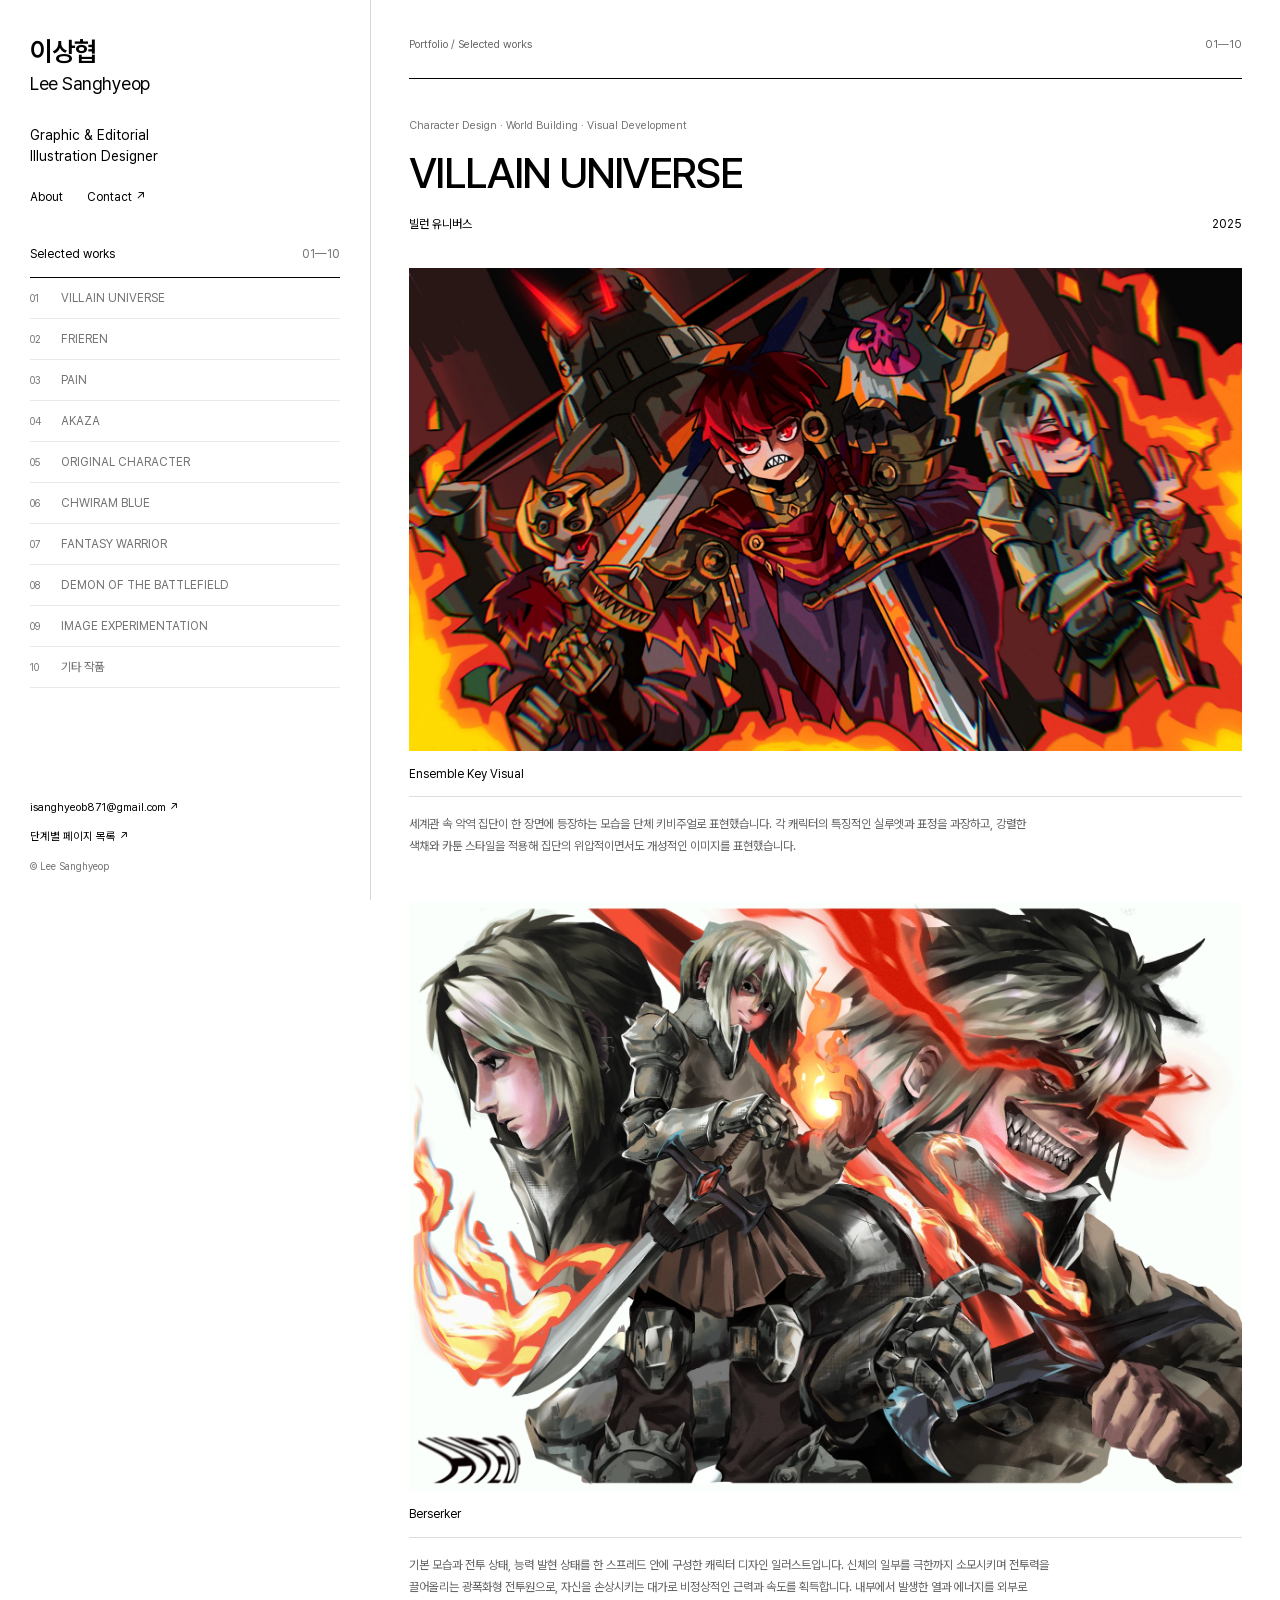
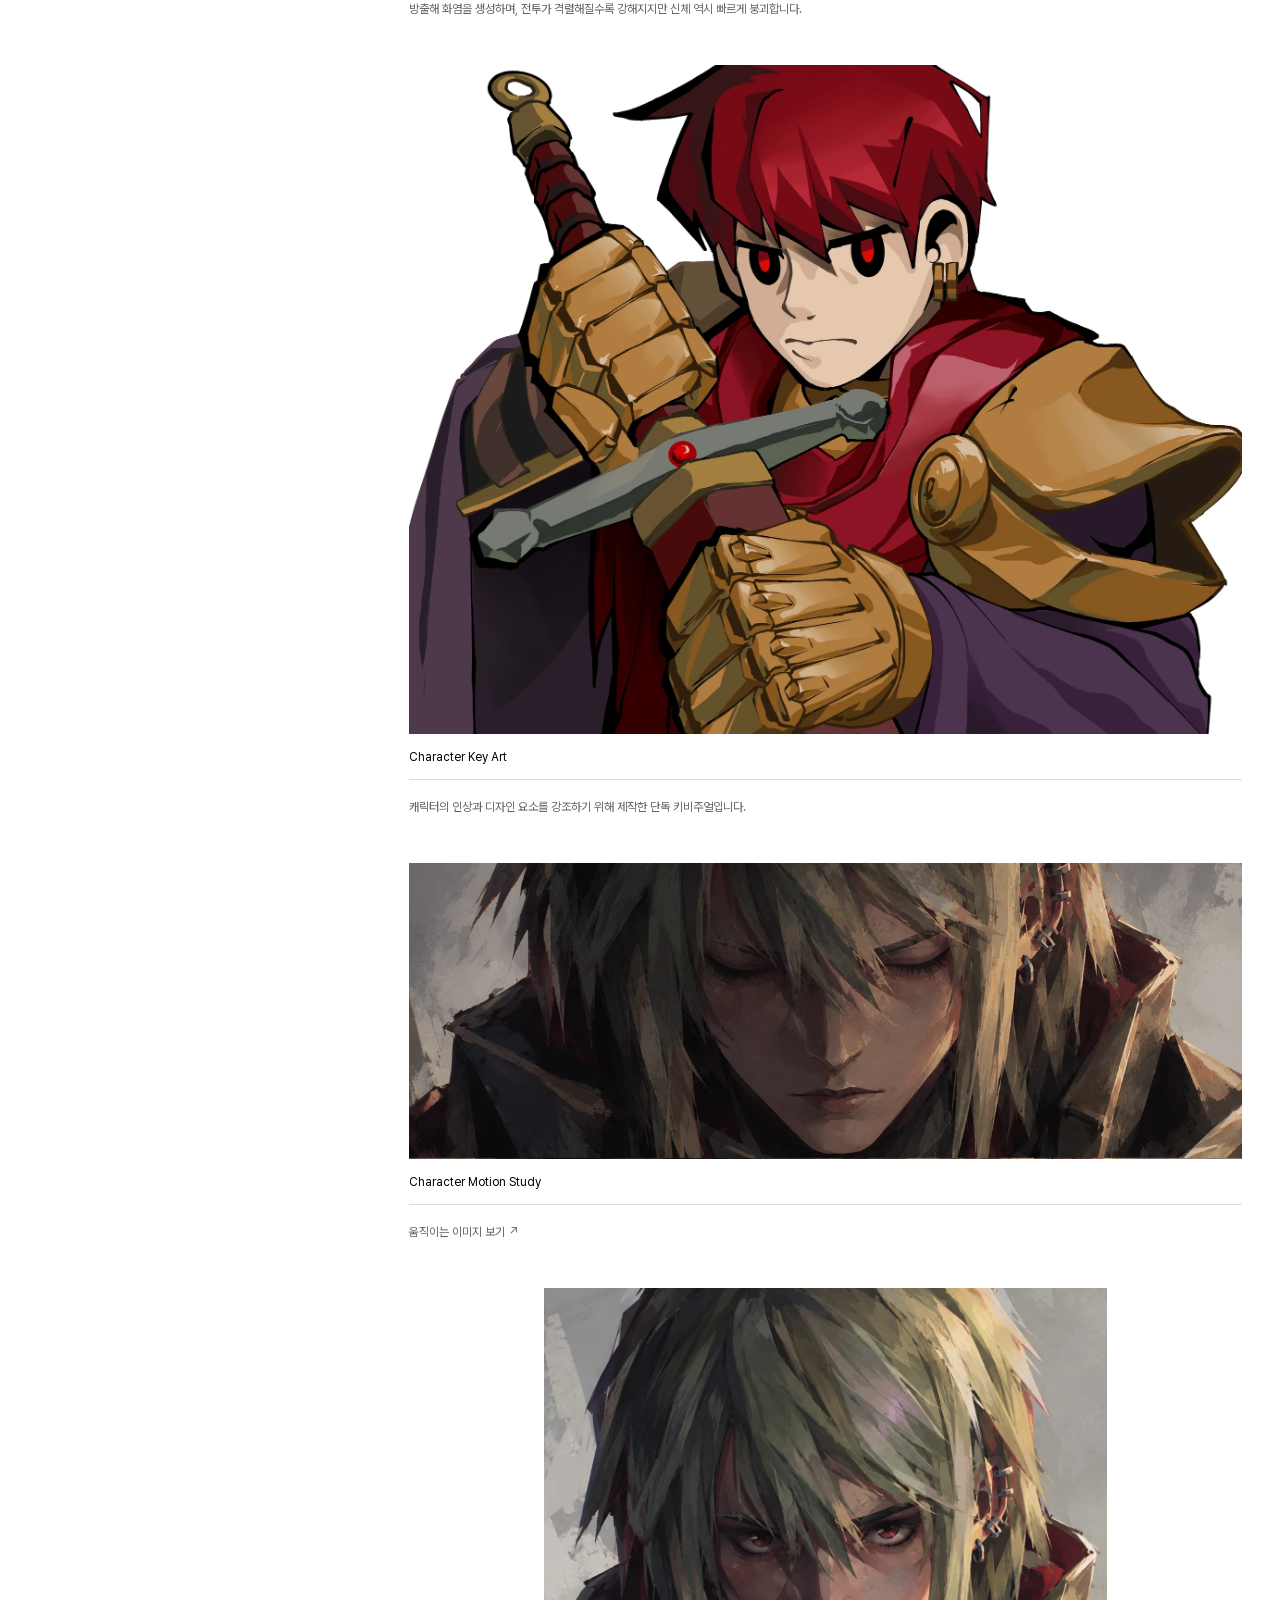
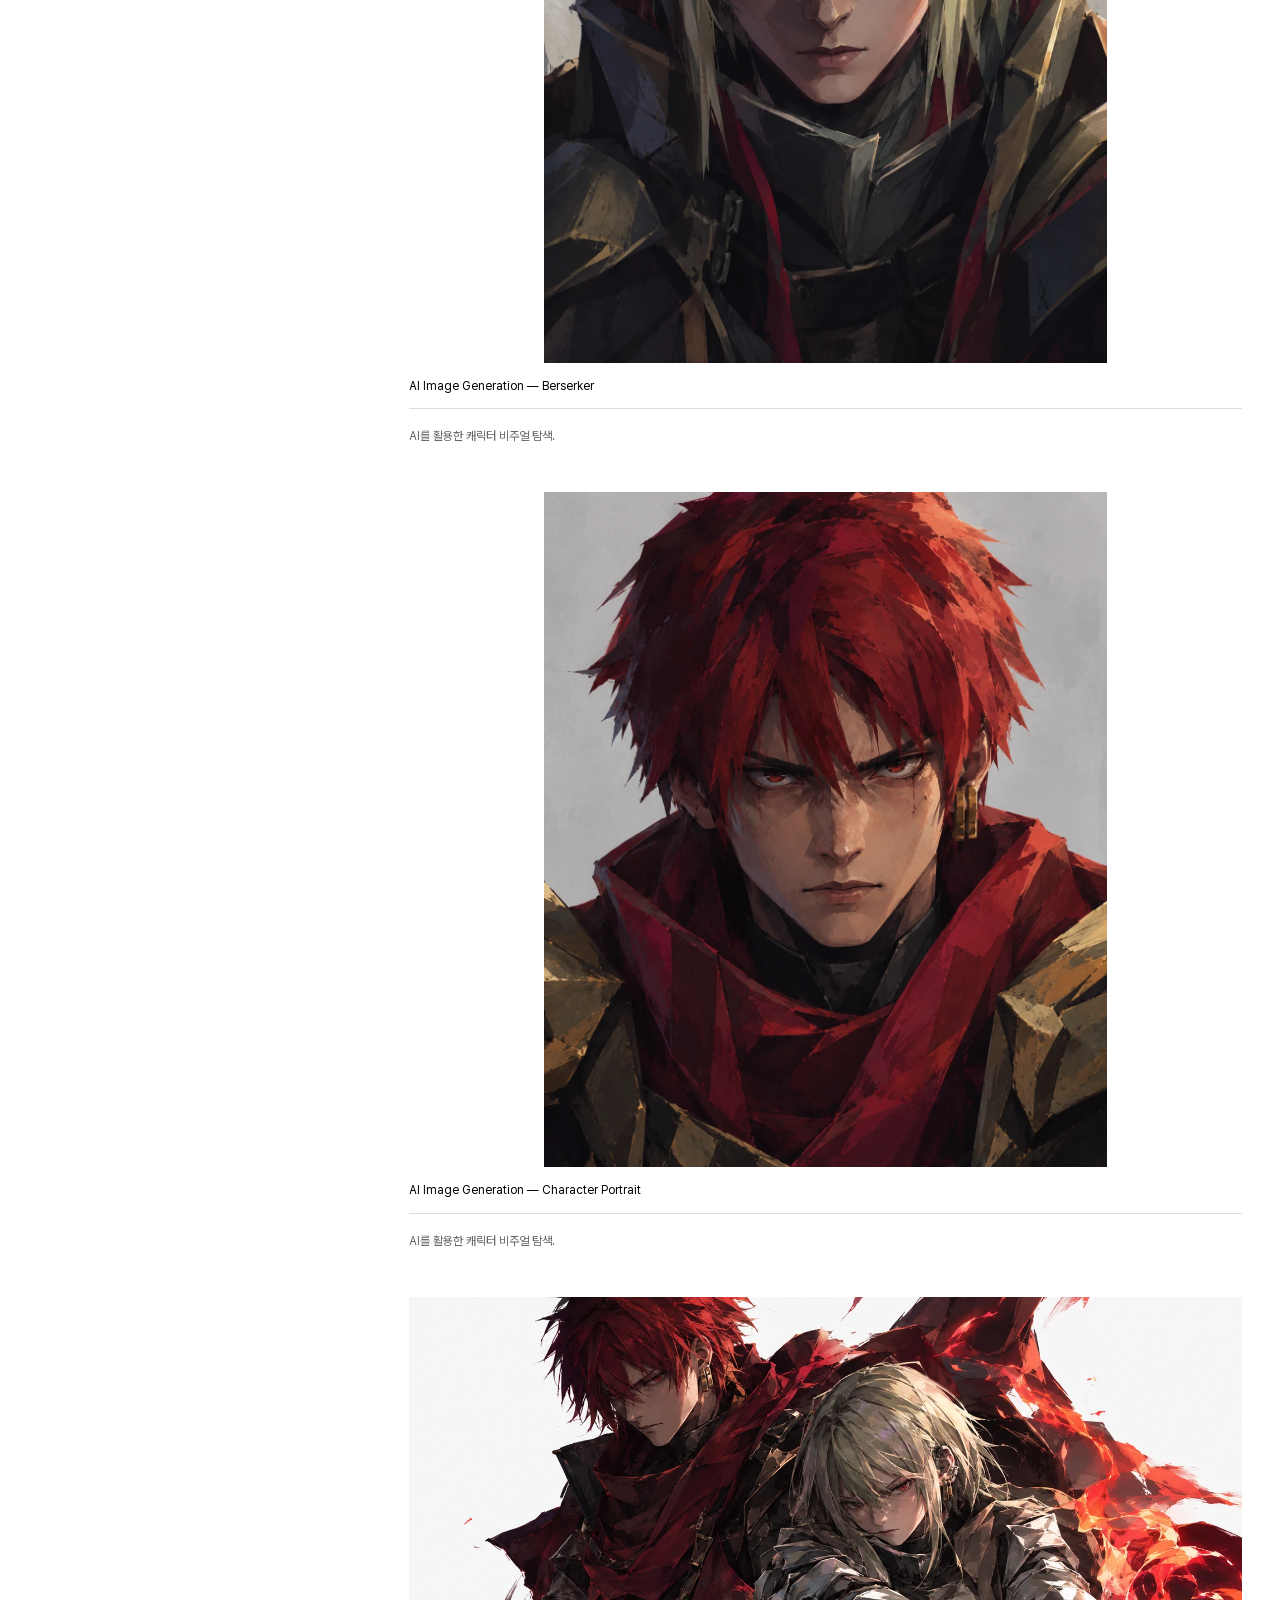
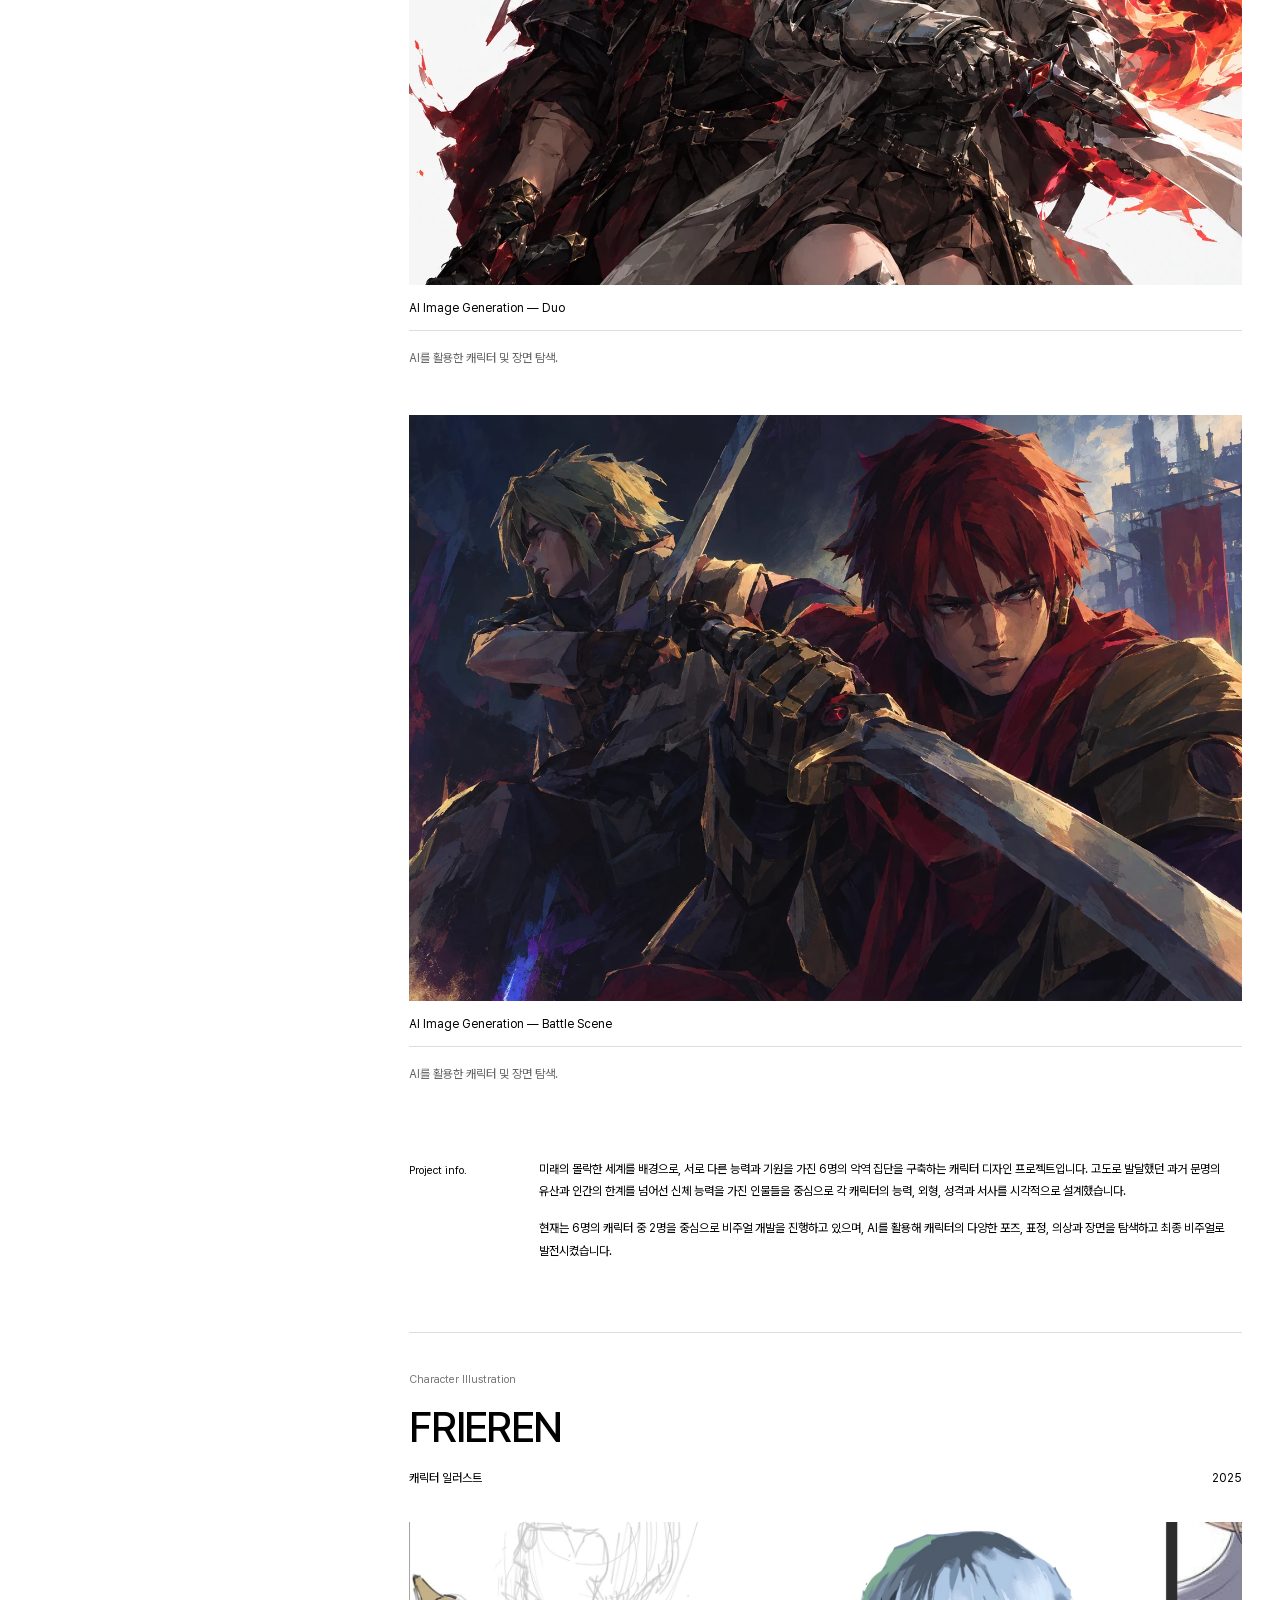
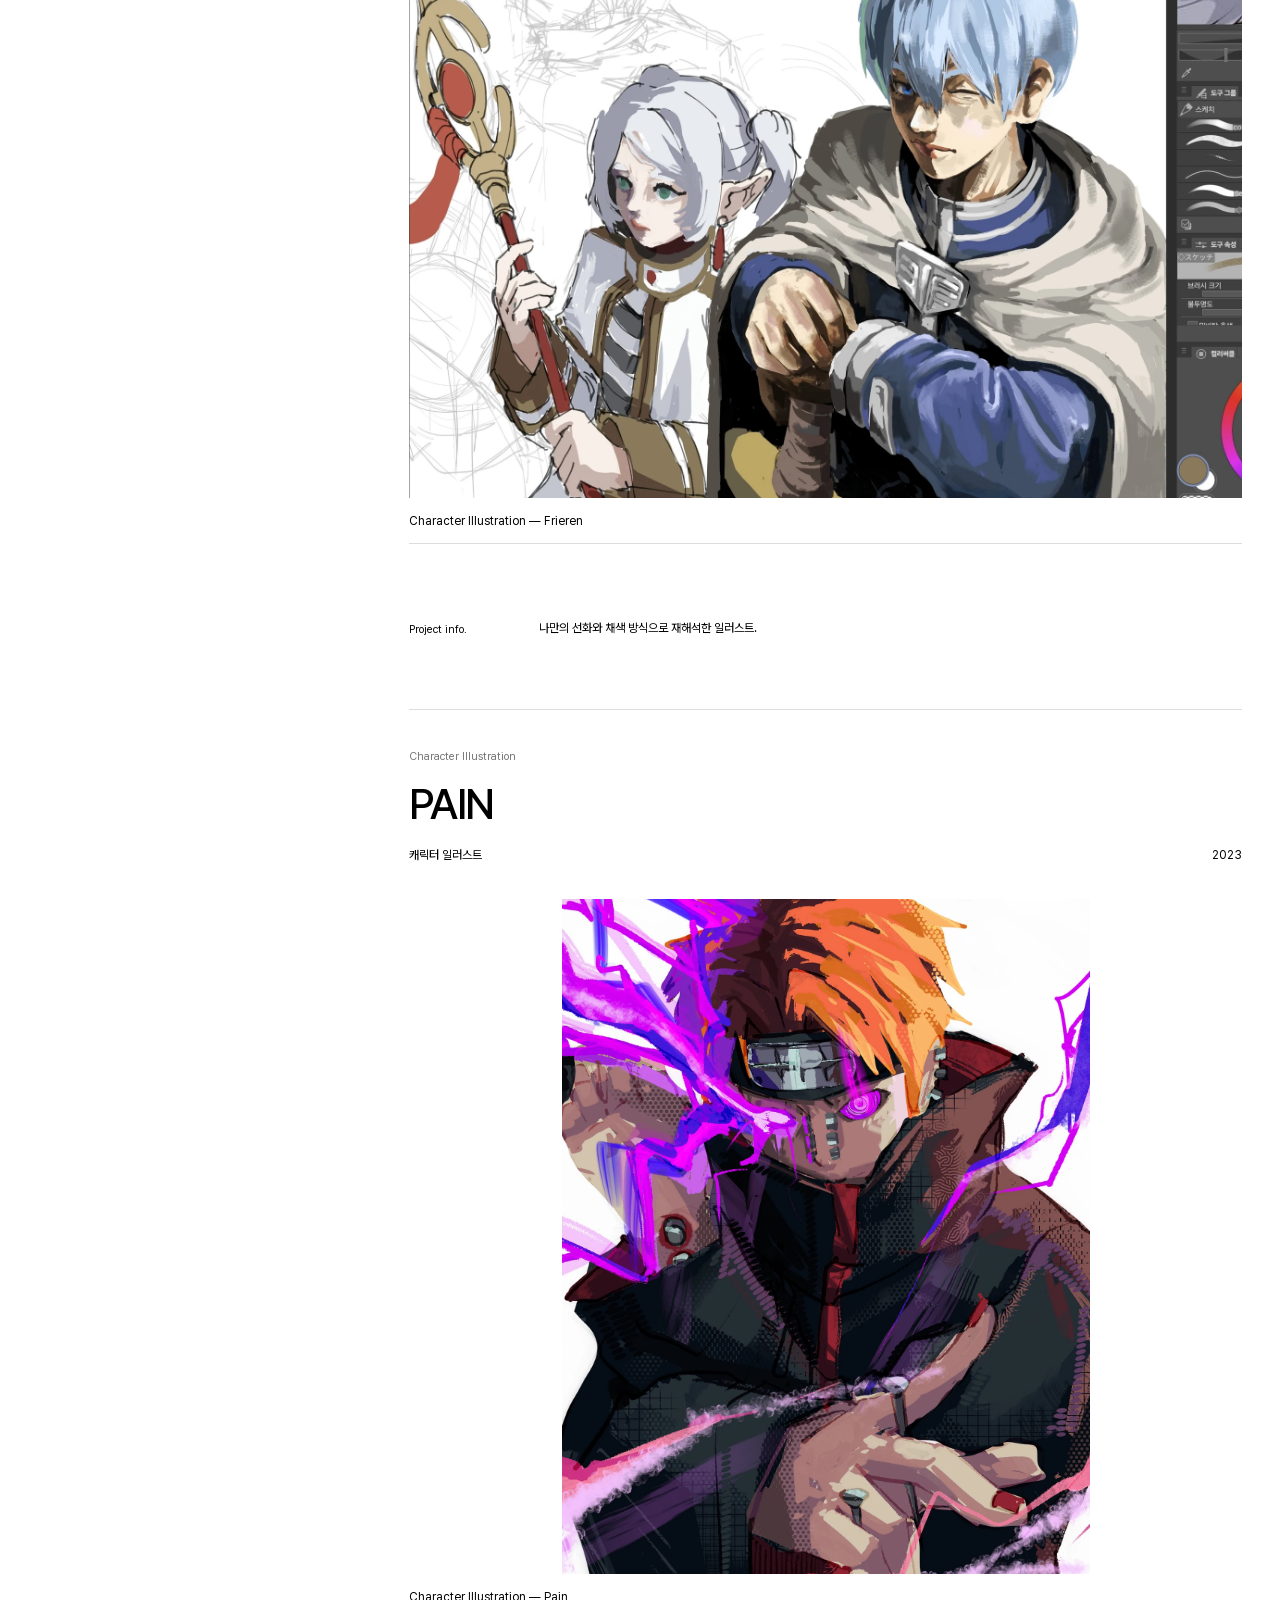
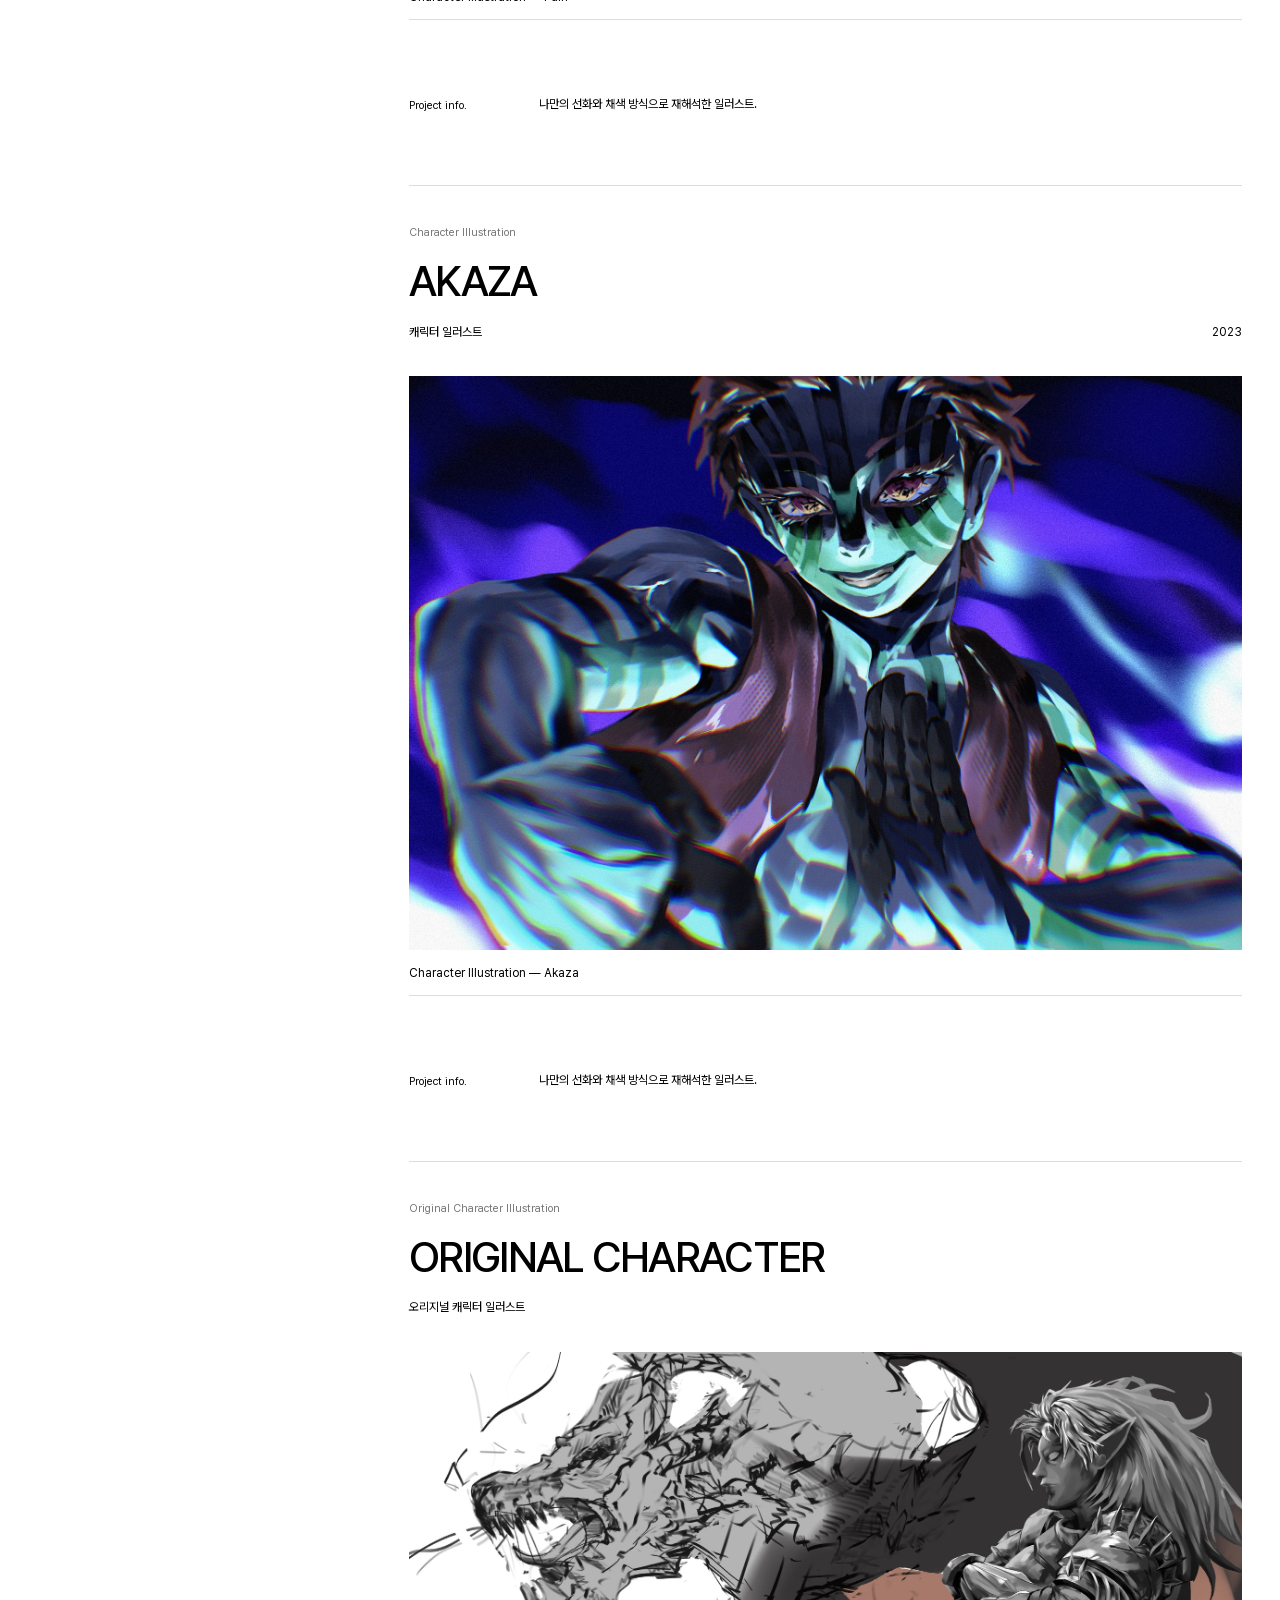
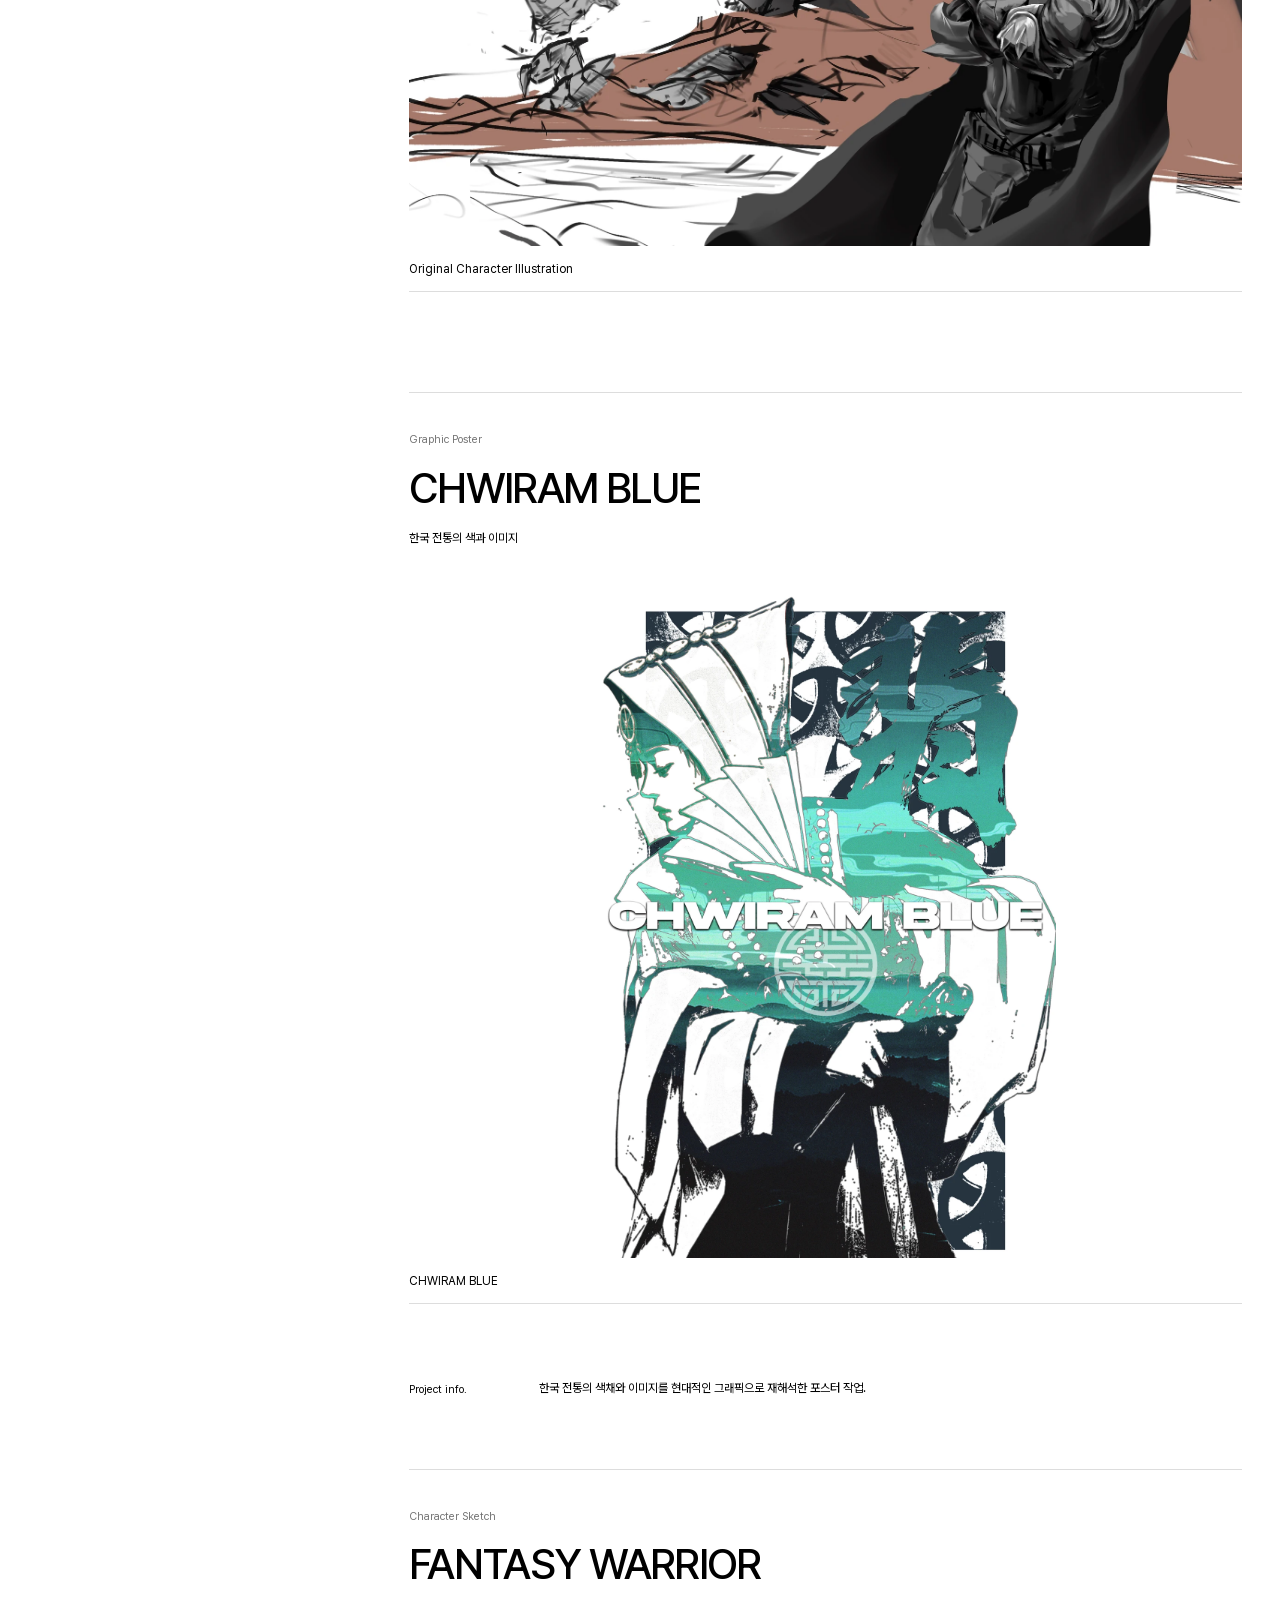
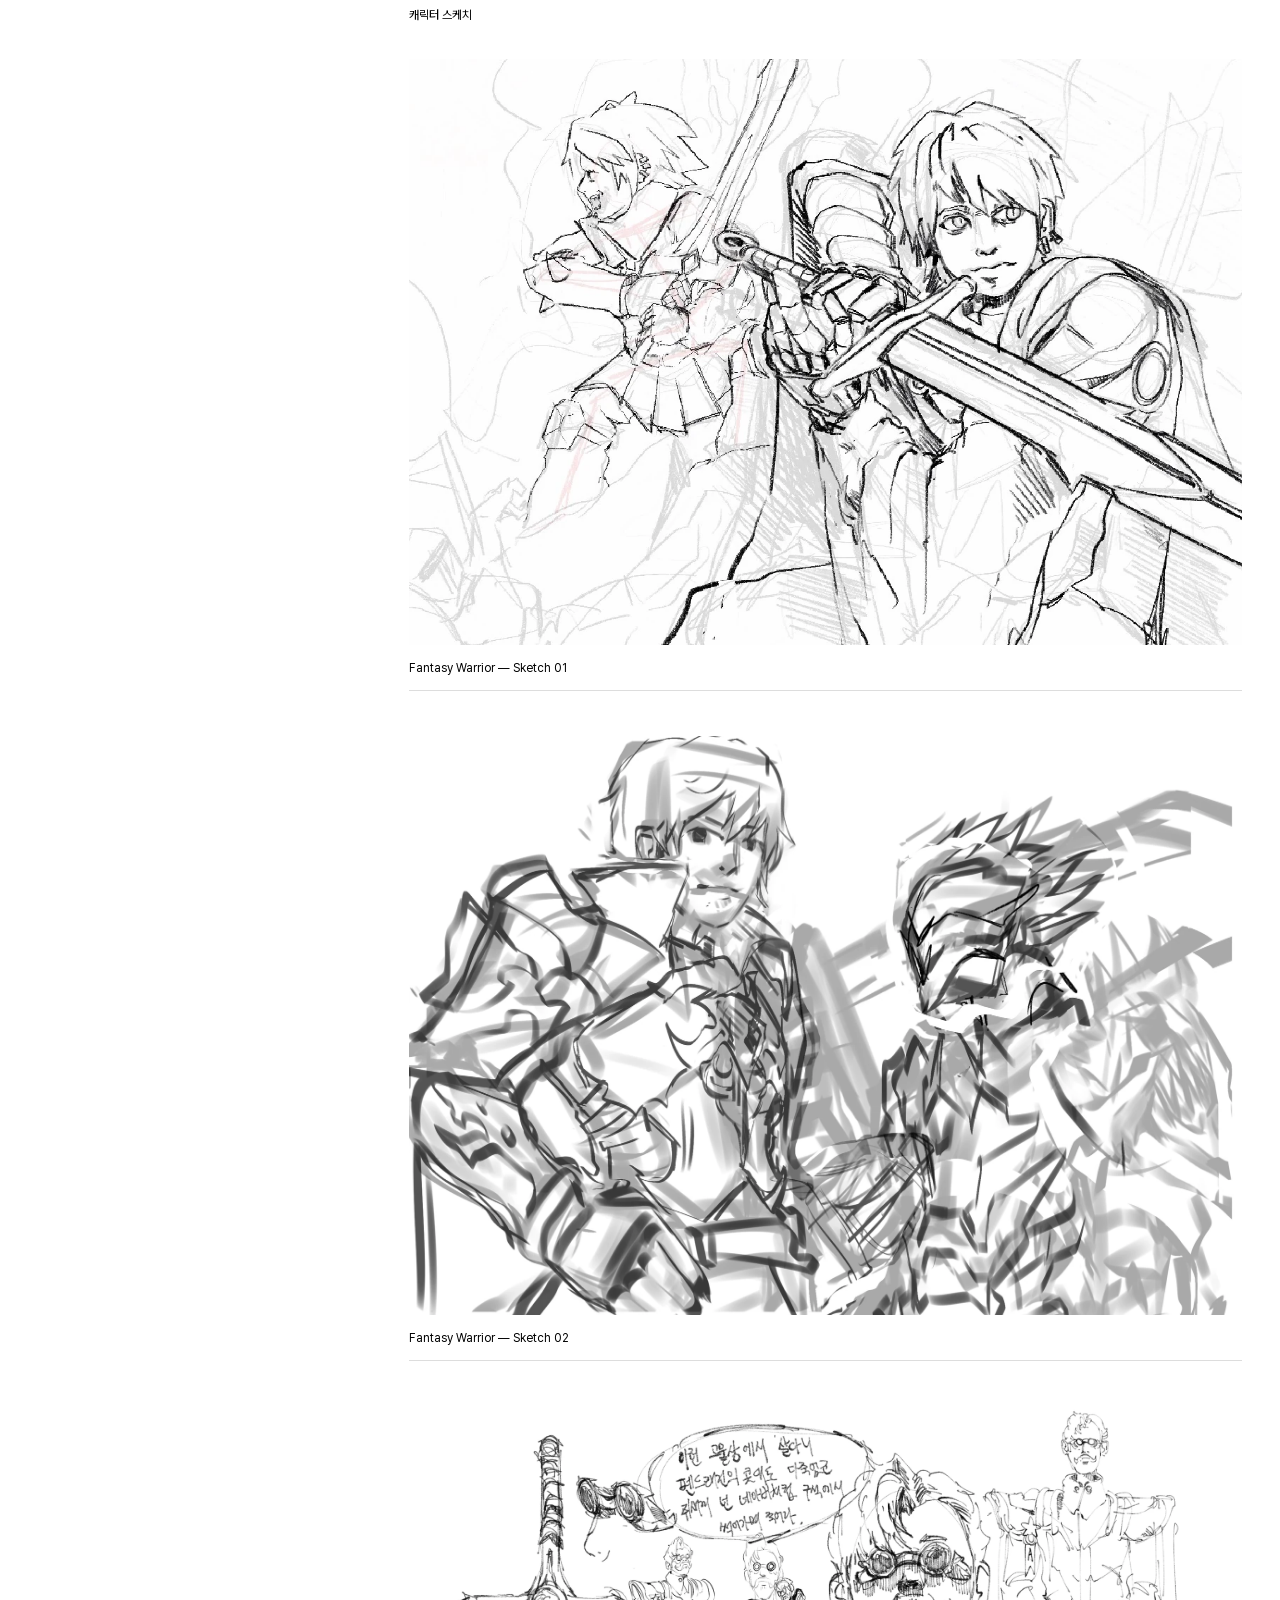
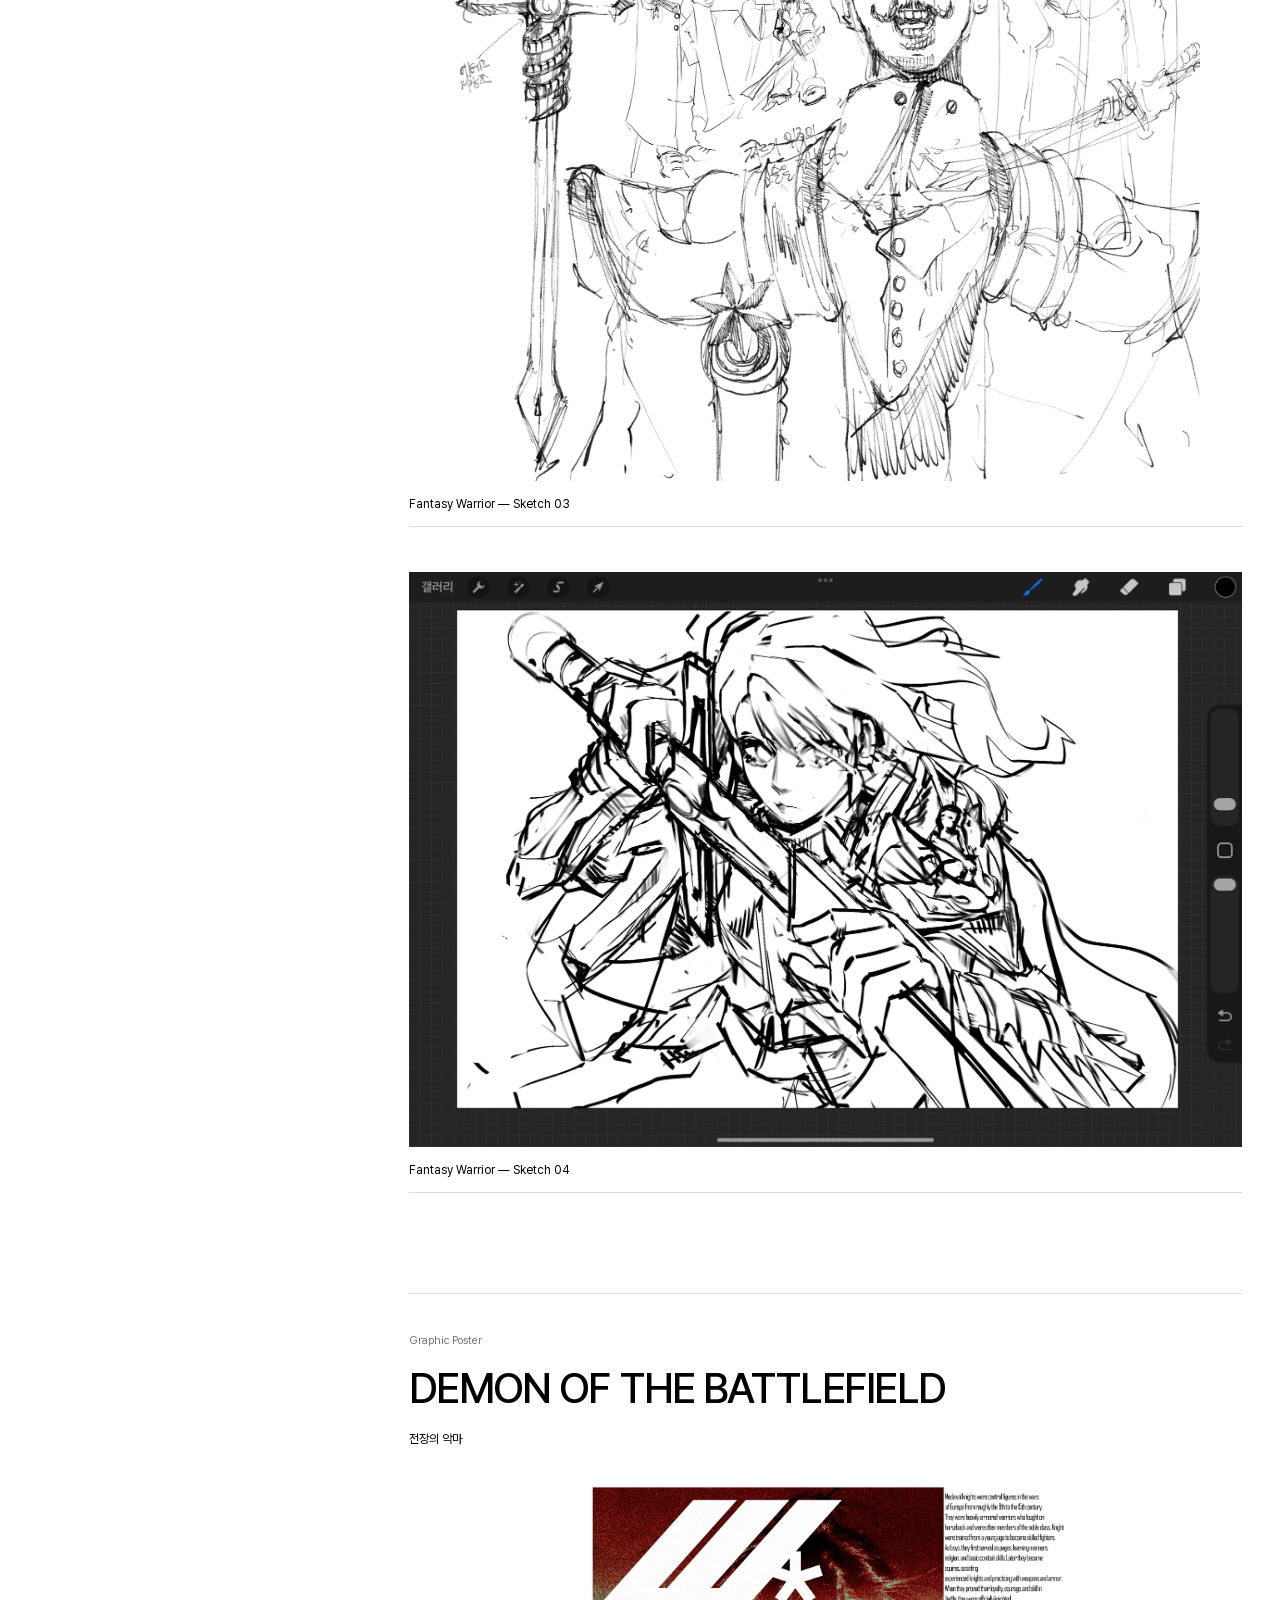
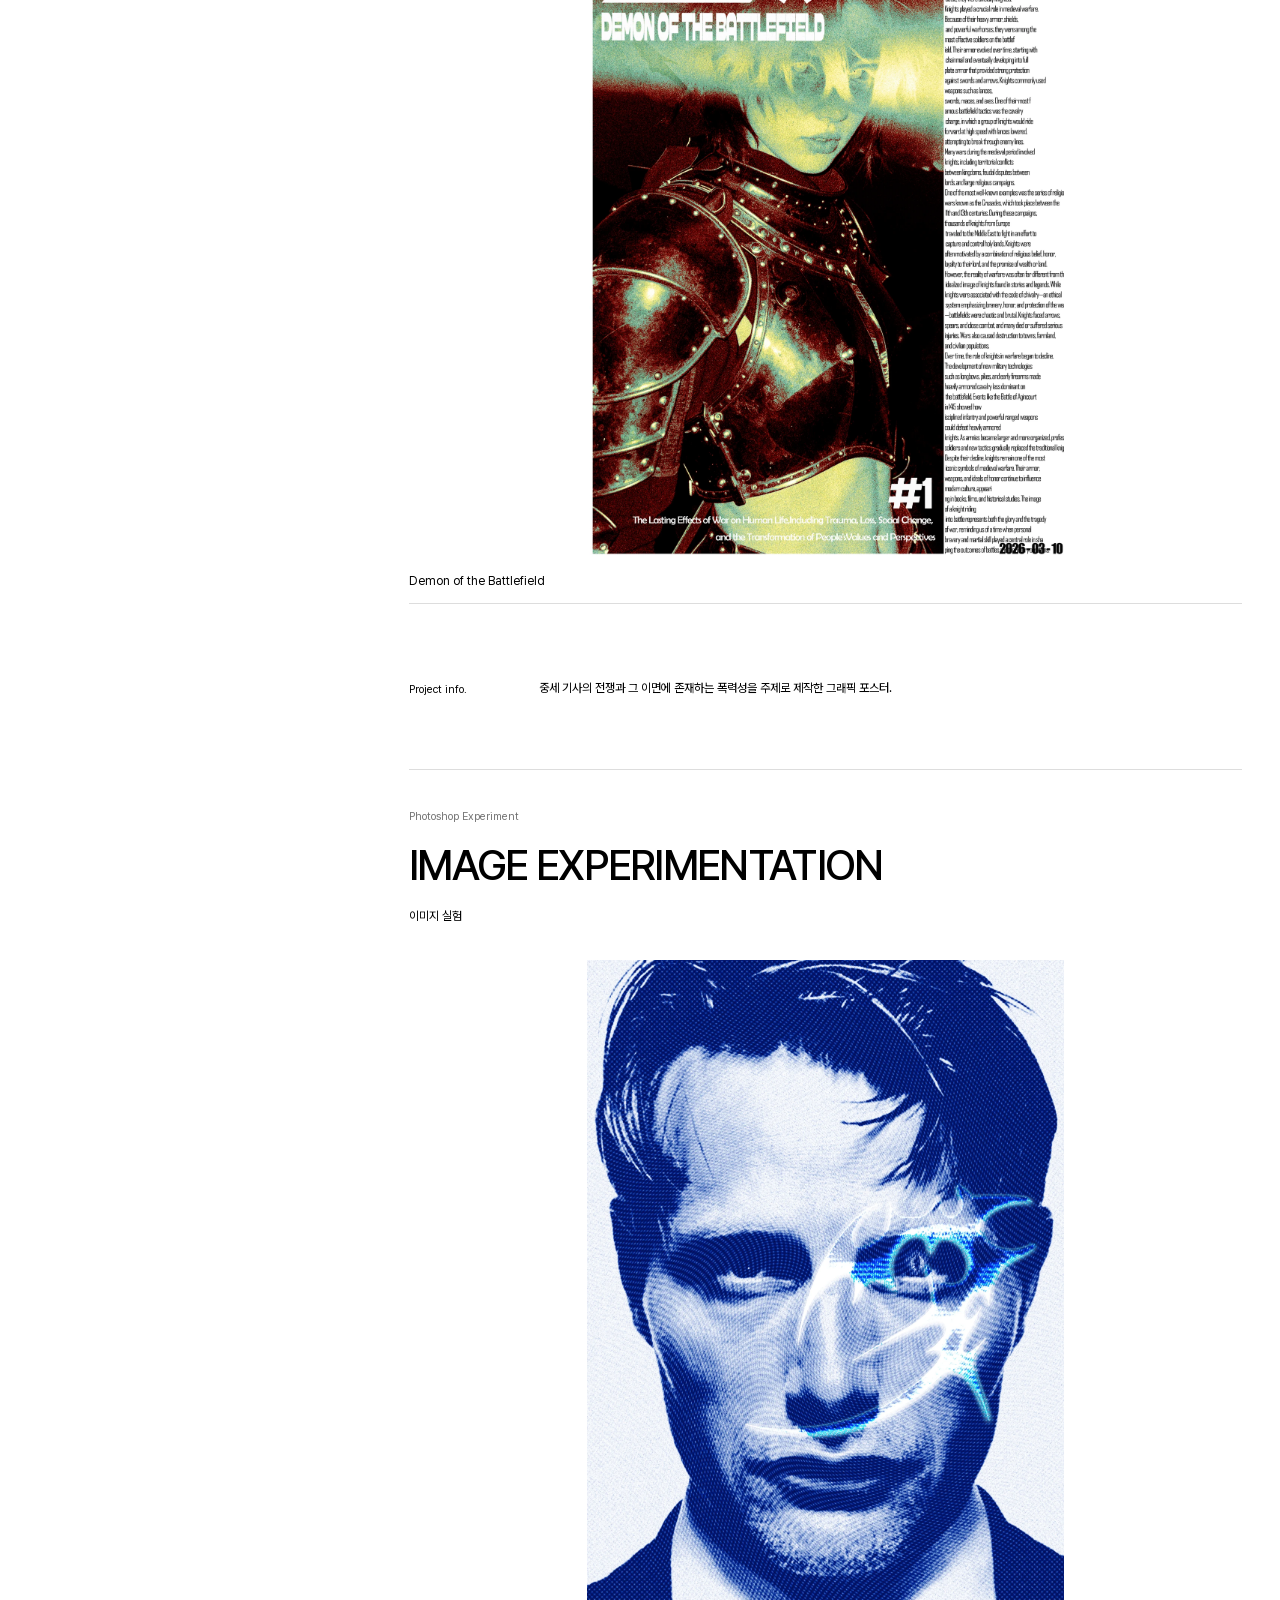
<file: stages/04-layout/index.html>
<!doctype html>
<html lang="ko">
<head>
  <meta charset="utf-8">
  <meta name="viewport" content="width=device-width, initial-scale=1">
  <meta name="description" content="디자이너 이상협의 캐릭터 디자인, 일러스트레이션, 그래픽 및 편집 디자인 포트폴리오.">
  <title>이상협 — Lee Sanghyeop | Portfolio</title>
  <link rel="stylesheet" href="style.css">
</head>
<body>
  <div class="site-shell">
    <aside class="sidebar">
      <div class="identity-row">
        <a class="identity" href="#villain-universe">이상협<span>Lee Sanghyeop</span></a>
      </div>
      <p class="discipline">Graphic &amp; Editorial<br>Illustration Designer</p>
      <div class="sidebar-links"><a href="#about">About</a><a href="mailto:isanghyeob871@gmail.com">Contact ↗</a></div>
      <div class="project-navigation" id="project-navigation">
        <div class="index-heading">Selected works <span>01—10</span></div>
        <nav aria-label="프로젝트 목록">
          <a class="project-link" href="#villain-universe"><span class="number">01</span><span>VILLAIN UNIVERSE</span><span class="arrow" aria-hidden="true">↗</span></a>
          <a class="project-link" href="#frieren"><span class="number">02</span><span>FRIEREN</span><span class="arrow" aria-hidden="true">↗</span></a>
          <a class="project-link" href="#pain"><span class="number">03</span><span>PAIN</span><span class="arrow" aria-hidden="true">↗</span></a>
          <a class="project-link" href="#akaza"><span class="number">04</span><span>AKAZA</span><span class="arrow" aria-hidden="true">↗</span></a>
          <a class="project-link" href="#original-character"><span class="number">05</span><span>ORIGINAL CHARACTER</span><span class="arrow" aria-hidden="true">↗</span></a>
          <a class="project-link" href="#chwiram-blue"><span class="number">06</span><span>CHWIRAM BLUE</span><span class="arrow" aria-hidden="true">↗</span></a>
          <a class="project-link" href="#fantasy-warrior"><span class="number">07</span><span>FANTASY WARRIOR</span><span class="arrow" aria-hidden="true">↗</span></a>
          <a class="project-link" href="#demon-of-the-battlefield"><span class="number">08</span><span>DEMON OF THE BATTLEFIELD</span><span class="arrow" aria-hidden="true">↗</span></a>
          <a class="project-link" href="#image-experimentation"><span class="number">09</span><span>IMAGE EXPERIMENTATION</span><span class="arrow" aria-hidden="true">↗</span></a>
          <a class="project-link" href="#other-works"><span class="number">10</span><span>기타 작품</span><span class="arrow" aria-hidden="true">↗</span></a>
        </nav>
      </div>
      <div class="sidebar-footer"><a href="mailto:isanghyeob871@gmail.com">isanghyeob871@gmail.com ↗</a><a href="../../index.html">단계별 페이지 목록 ↗</a><span>© Lee Sanghyeop</span></div>
    </aside>
    <main class="main" id="main" tabindex="-1">
      <header class="topbar"><span>Portfolio / Selected works</span><span>01—10</span></header>
      <section class="project" id="villain-universe" aria-labelledby="villain-universe-title">
        <div class="project-heading">
          <p class="eyebrow">Character Design · World Building · Visual Development</p>
          <h1 id="villain-universe-title" tabindex="-1">VILLAIN UNIVERSE</h1>
          <div class="subheading"><span>빌런 유니버스</span><span>2025</span></div>
        </div>
        <div>
          <div class="gallery-items">
            <figure class="artwork">
              <a class="artwork-open" href="../../assets/artworks/44-1800.webp" aria-label="Ensemble Key Visual 확대 보기">
                <img src="../../assets/artworks/44-1800.webp" alt="Ensemble Key Visual" loading="eager" decoding="async">
              </a>
              <figcaption>Ensemble Key Visual</figcaption>
              <p class="artwork-note">세계관 속 악역 집단이 한 장면에 등장하는 모습을 단체 키비주얼로 표현했습니다. 각 캐릭터의 특징적인 실루엣과 표정을 과장하고, 강렬한 색채와 카툰 스타일을 적용해 집단의 위압적이면서도 개성적인 이미지를 표현했습니다.</p>
            </figure>
            <figure class="artwork">
              <a class="artwork-open" href="../../assets/artworks/45-1800.webp" aria-label="Berserker 확대 보기">
                <img src="../../assets/artworks/45-1800.webp" alt="Berserker" loading="lazy" decoding="async">
              </a>
              <figcaption>Berserker</figcaption>
              <p class="artwork-note">기본 모습과 전투 상태, 능력 발현 상태를 한 스프레드 안에 구성한 캐릭터 디자인 일러스트입니다. 신체의 일부를 극한까지 소모시키며 전투력을 끌어올리는 광폭화형 전투원으로, 자신을 손상시키는 대가로 비정상적인 근력과 속도를 획득합니다. 내부에서 발생한 열과 에너지를 외부로 방출해 화염을 생성하며, 전투가 격렬해질수록 강해지지만 신체 역시 빠르게 붕괴합니다.</p>
            </figure>
            <figure class="artwork">
              <a class="artwork-open" href="../../assets/artworks/06-1800.webp" aria-label="Character Key Art 확대 보기">
                <img src="../../assets/artworks/06-1800.webp" alt="Character Key Art" loading="lazy" decoding="async">
              </a>
              <figcaption>Character Key Art</figcaption>
              <p class="artwork-note">캐릭터의 인상과 디자인 요소를 강조하기 위해 제작한 단독 키비주얼입니다.</p>
            </figure>
            <figure class="artwork">
              <a class="artwork-open" href="../../assets/artworks/25-1800.webp" aria-label="Character Motion Study 확대 보기">
                <img src="../../assets/artworks/25-1800.webp" alt="Character Motion Study" loading="lazy" decoding="async" data-animation="../../assets/artworks/25.gif">
              </a>
              <figcaption>Character Motion Study</figcaption>
              <p class="animation-link"><a href="../../assets/artworks/25.gif">움직이는 이미지 보기 ↗</a></p>
            </figure>
            <figure class="artwork">
              <a class="artwork-open" href="../../assets/artworks/15-1800.webp" aria-label="AI Image Generation — Berserker 확대 보기">
                <img src="../../assets/artworks/15-1800.webp" alt="AI Image Generation — Berserker" loading="lazy" decoding="async">
              </a>
              <figcaption>AI Image Generation — Berserker</figcaption>
              <p class="artwork-note">AI를 활용한 캐릭터 비주얼 탐색.</p>
            </figure>
            <figure class="artwork">
              <a class="artwork-open" href="../../assets/artworks/17-1800.webp" aria-label="AI Image Generation — Character Portrait 확대 보기">
                <img src="../../assets/artworks/17-1800.webp" alt="AI Image Generation — Character Portrait" loading="lazy" decoding="async">
              </a>
              <figcaption>AI Image Generation — Character Portrait</figcaption>
              <p class="artwork-note">AI를 활용한 캐릭터 비주얼 탐색.</p>
            </figure>
            <figure class="artwork">
              <a class="artwork-open" href="../../assets/artworks/14-1800.webp" aria-label="AI Image Generation — Duo 확대 보기">
                <img src="../../assets/artworks/14-1800.webp" alt="AI Image Generation — Duo" loading="lazy" decoding="async">
              </a>
              <figcaption>AI Image Generation — Duo</figcaption>
              <p class="artwork-note">AI를 활용한 캐릭터 및 장면 탐색.</p>
            </figure>
            <figure class="artwork">
              <a class="artwork-open" href="../../assets/artworks/16-1800.webp" aria-label="AI Image Generation — Battle Scene 확대 보기">
                <img src="../../assets/artworks/16-1800.webp" alt="AI Image Generation — Battle Scene" loading="lazy" decoding="async">
              </a>
              <figcaption>AI Image Generation — Battle Scene</figcaption>
              <p class="artwork-note">AI를 활용한 캐릭터 및 장면 탐색.</p>
            </figure>
          </div>
        </div>
        <div class="project-description"><h2>Project info.</h2><div>
          <p>미래의 몰락한 세계를 배경으로, 서로 다른 능력과 기원을 가진 6명의 악역 집단을 구축하는 캐릭터 디자인 프로젝트입니다. 고도로 발달했던 과거 문명의 유산과 인간의 한계를 넘어선 신체 능력을 가진 인물들을 중심으로 각 캐릭터의 능력, 외형, 성격과 서사를 시각적으로 설계했습니다.</p>
          <p>현재는 6명의 캐릭터 중 2명을 중심으로 비주얼 개발을 진행하고 있으며, AI를 활용해 캐릭터의 다양한 포즈, 표정, 의상과 장면을 탐색하고 최종 비주얼로 발전시켰습니다.</p>
        </div></div>
      </section>
      <section class="project" id="frieren" aria-labelledby="frieren-title">
        <div class="project-heading">
          <p class="eyebrow">Character Illustration</p>
          <h1 id="frieren-title" tabindex="-1">FRIEREN</h1>
          <div class="subheading"><span>캐릭터 일러스트</span><span>2025</span></div>
        </div>
        <div>
          <div class="gallery-items">
            <figure class="artwork">
              <a class="artwork-open" href="../../assets/artworks/24-1800.webp" aria-label="Character Illustration — Frieren 확대 보기">
                <img src="../../assets/artworks/24-1800.webp" alt="Character Illustration — Frieren" loading="lazy" decoding="async">
              </a>
              <figcaption>Character Illustration — Frieren</figcaption>
            </figure>
          </div>
        </div>
        <div class="project-description"><h2>Project info.</h2><div>
          <p>나만의 선화와 채색 방식으로 재해석한 일러스트.</p>
        </div></div>
      </section>
      <section class="project" id="pain" aria-labelledby="pain-title">
        <div class="project-heading">
          <p class="eyebrow">Character Illustration</p>
          <h1 id="pain-title" tabindex="-1">PAIN</h1>
          <div class="subheading"><span>캐릭터 일러스트</span><span>2023</span></div>
        </div>
        <div>
          <div class="gallery-items">
            <figure class="artwork">
              <a class="artwork-open" href="../../assets/artworks/11-1800.webp" aria-label="Character Illustration — Pain 확대 보기">
                <img src="../../assets/artworks/11-1800.webp" alt="Character Illustration — Pain" loading="lazy" decoding="async">
              </a>
              <figcaption>Character Illustration — Pain</figcaption>
            </figure>
          </div>
        </div>
        <div class="project-description"><h2>Project info.</h2><div>
          <p>나만의 선화와 채색 방식으로 재해석한 일러스트.</p>
        </div></div>
      </section>
      <section class="project" id="akaza" aria-labelledby="akaza-title">
        <div class="project-heading">
          <p class="eyebrow">Character Illustration</p>
          <h1 id="akaza-title" tabindex="-1">AKAZA</h1>
          <div class="subheading"><span>캐릭터 일러스트</span><span>2023</span></div>
        </div>
        <div>
          <div class="gallery-items">
            <figure class="artwork">
              <a class="artwork-open" href="../../assets/artworks/03-1800.webp" aria-label="Character Illustration — Akaza 확대 보기">
                <img src="../../assets/artworks/03-1800.webp" alt="Character Illustration — Akaza" loading="lazy" decoding="async">
              </a>
              <figcaption>Character Illustration — Akaza</figcaption>
            </figure>
          </div>
        </div>
        <div class="project-description"><h2>Project info.</h2><div>
          <p>나만의 선화와 채색 방식으로 재해석한 일러스트.</p>
        </div></div>
      </section>
      <section class="project" id="original-character" aria-labelledby="original-character-title">
        <div class="project-heading">
          <p class="eyebrow">Original Character Illustration</p>
          <h1 id="original-character-title" tabindex="-1">ORIGINAL CHARACTER</h1>
          <div class="subheading"><span>오리지널 캐릭터 일러스트</span><span></span></div>
        </div>
        <div>
          <div class="gallery-items">
            <figure class="artwork">
              <a class="artwork-open" href="../../assets/artworks/46-1800.webp" aria-label="Original Character Illustration 확대 보기">
                <img src="../../assets/artworks/46-1800.webp" alt="Original Character Illustration" loading="lazy" decoding="async">
              </a>
              <figcaption>Original Character Illustration</figcaption>
            </figure>
          </div>
        </div>
      </section>
      <section class="project" id="chwiram-blue" aria-labelledby="chwiram-blue-title">
        <div class="project-heading">
          <p class="eyebrow">Graphic Poster</p>
          <h1 id="chwiram-blue-title" tabindex="-1">CHWIRAM BLUE</h1>
          <div class="subheading"><span>한국 전통의 색과 이미지</span><span></span></div>
        </div>
        <div>
          <div class="gallery-items">
            <figure class="artwork">
              <a class="artwork-open" href="../../assets/artworks/28-1800.webp" aria-label="CHWIRAM BLUE 확대 보기">
                <img src="../../assets/artworks/28-1800.webp" alt="CHWIRAM BLUE" loading="lazy" decoding="async">
              </a>
              <figcaption>CHWIRAM BLUE</figcaption>
            </figure>
          </div>
        </div>
        <div class="project-description"><h2>Project info.</h2><div>
          <p>한국 전통의 색채와 이미지를 현대적인 그래픽으로 재해석한 포스터 작업.</p>
        </div></div>
      </section>
      <section class="project" id="fantasy-warrior" aria-labelledby="fantasy-warrior-title">
        <div class="project-heading">
          <p class="eyebrow">Character Sketch</p>
          <h1 id="fantasy-warrior-title" tabindex="-1">FANTASY WARRIOR</h1>
          <div class="subheading"><span>캐릭터 스케치</span><span></span></div>
        </div>
        <div>
          <div class="gallery-items">
            <figure class="artwork">
              <a class="artwork-open" href="../../assets/artworks/21-1800.webp" aria-label="Fantasy Warrior — Sketch 01 확대 보기">
                <img src="../../assets/artworks/21-1800.webp" alt="Fantasy Warrior — Sketch 01" loading="lazy" decoding="async">
              </a>
              <figcaption>Fantasy Warrior — Sketch 01</figcaption>
            </figure>
            <figure class="artwork">
              <a class="artwork-open" href="../../assets/artworks/20-1800.webp" aria-label="Fantasy Warrior — Sketch 02 확대 보기">
                <img src="../../assets/artworks/20-1800.webp" alt="Fantasy Warrior — Sketch 02" loading="lazy" decoding="async">
              </a>
              <figcaption>Fantasy Warrior — Sketch 02</figcaption>
            </figure>
            <figure class="artwork">
              <a class="artwork-open" href="../../assets/artworks/23-1800.webp" aria-label="Fantasy Warrior — Sketch 03 확대 보기">
                <img src="../../assets/artworks/23-1800.webp" alt="Fantasy Warrior — Sketch 03" loading="lazy" decoding="async">
              </a>
              <figcaption>Fantasy Warrior — Sketch 03</figcaption>
            </figure>
            <figure class="artwork">
              <a class="artwork-open" href="../../assets/artworks/19-1800.webp" aria-label="Fantasy Warrior — Sketch 04 확대 보기">
                <img src="../../assets/artworks/19-1800.webp" alt="Fantasy Warrior — Sketch 04" loading="lazy" decoding="async">
              </a>
              <figcaption>Fantasy Warrior — Sketch 04</figcaption>
            </figure>
          </div>
        </div>
      </section>
      <section class="project" id="demon-of-the-battlefield" aria-labelledby="demon-of-the-battlefield-title">
        <div class="project-heading">
          <p class="eyebrow">Graphic Poster</p>
          <h1 id="demon-of-the-battlefield-title" tabindex="-1">DEMON OF THE BATTLEFIELD</h1>
          <div class="subheading"><span>전장의 악마</span><span></span></div>
        </div>
        <div>
          <div class="gallery-items">
            <figure class="artwork">
              <a class="artwork-open" href="../../assets/artworks/42-1800.webp" aria-label="Demon of the Battlefield 확대 보기">
                <img src="../../assets/artworks/42-1800.webp" alt="Demon of the Battlefield" loading="lazy" decoding="async">
              </a>
              <figcaption>Demon of the Battlefield</figcaption>
            </figure>
          </div>
        </div>
        <div class="project-description"><h2>Project info.</h2><div>
          <p>중세 기사의 전쟁과 그 이면에 존재하는 폭력성을 주제로 제작한 그래픽 포스터.</p>
        </div></div>
      </section>
      <section class="project" id="image-experimentation" aria-labelledby="image-experimentation-title">
        <div class="project-heading">
          <p class="eyebrow">Photoshop Experiment</p>
          <h1 id="image-experimentation-title" tabindex="-1">IMAGE EXPERIMENTATION</h1>
          <div class="subheading"><span>이미지 실험</span><span></span></div>
        </div>
        <div>
          <div class="gallery-items">
            <figure class="artwork">
              <a class="artwork-open" href="../../assets/artworks/47-1800.webp" aria-label="Image Experimentation 확대 보기">
                <img src="../../assets/artworks/47-1800.webp" alt="Image Experimentation" loading="lazy" decoding="async">
              </a>
              <figcaption>Image Experimentation</figcaption>
            </figure>
          </div>
        </div>
        <div class="project-description"><h2>Project info.</h2><div>
          <p>새로운 시각적 이미지를 제작한 Photoshop 실험 작업.</p>
        </div></div>
      </section>
      <section class="project" id="other-works" aria-labelledby="other-works-title">
        <div class="project-heading">
          <p class="eyebrow">Drawing · Graphic · Editorial</p>
          <h1 id="other-works-title" tabindex="-1">OTHER WORKS</h1>
          <div class="subheading"><span>기타 작품</span><span></span></div>
        </div>
        <div>
          <div class="gallery-items">
            <figure class="artwork">
              <a class="artwork-open" href="../../assets/artworks/22-1800.webp" aria-label="캐릭터 일러스트 확대 보기">
                <img src="../../assets/artworks/22-1800.webp" alt="캐릭터 일러스트" loading="lazy" decoding="async">
              </a>
              <figcaption>캐릭터 일러스트</figcaption>
            </figure>
            <figure class="artwork">
              <a class="artwork-open" href="../../assets/artworks/18-1800.webp" aria-label="캐릭터 드로잉 확대 보기">
                <img src="../../assets/artworks/18-1800.webp" alt="캐릭터 드로잉" loading="lazy" decoding="async">
              </a>
              <figcaption>캐릭터 드로잉</figcaption>
            </figure>
            <figure class="artwork">
              <a class="artwork-open" href="../../assets/artworks/02-1800.webp" aria-label="캐릭터 일러스트 — 02 확대 보기">
                <img src="../../assets/artworks/02-1800.webp" alt="캐릭터 일러스트 — 02" loading="lazy" decoding="async">
              </a>
              <figcaption>캐릭터 일러스트 — 02</figcaption>
            </figure>
            <figure class="artwork">
              <a class="artwork-open" href="../../assets/artworks/01-1800.webp" aria-label="캐릭터 선화 확대 보기">
                <img src="../../assets/artworks/01-1800.webp" alt="캐릭터 선화" loading="lazy" decoding="async">
              </a>
              <figcaption>캐릭터 선화</figcaption>
            </figure>
            <figure class="artwork">
              <a class="artwork-open" href="../../assets/artworks/43-1800.webp" aria-label="SCARLET RED 확대 보기">
                <img src="../../assets/artworks/43-1800.webp" alt="SCARLET RED" loading="lazy" decoding="async">
              </a>
              <figcaption>SCARLET RED</figcaption>
            </figure>
            <figure class="artwork">
              <a class="artwork-open" href="../../assets/artworks/26-1800.webp" aria-label="ADSCENT — 브랜드 디자인 확대 보기">
                <img src="../../assets/artworks/26-1800.webp" alt="ADSCENT — 브랜드 디자인" loading="lazy" decoding="async">
              </a>
              <figcaption>ADSCENT — 브랜드 디자인</figcaption>
            </figure>
            <figure class="artwork">
              <a class="artwork-open" href="../../assets/artworks/27-1800.webp" aria-label="ADSCENT — 디자인 응용 확대 보기">
                <img src="../../assets/artworks/27-1800.webp" alt="ADSCENT — 디자인 응용" loading="lazy" decoding="async">
              </a>
              <figcaption>ADSCENT — 디자인 응용</figcaption>
            </figure>
            <figure class="artwork">
              <a class="artwork-open" href="../../assets/artworks/48-1800.webp" aria-label="COURAGE — 표지 확대 보기">
                <img src="../../assets/artworks/48-1800.webp" alt="COURAGE — 표지" loading="lazy" decoding="async">
              </a>
              <figcaption>COURAGE — 표지</figcaption>
            </figure>
            <figure class="artwork">
              <a class="artwork-open" href="../../assets/artworks/10-1800.webp" aria-label="COURAGE — 편집 디자인 확대 보기">
                <img src="../../assets/artworks/10-1800.webp" alt="COURAGE — 편집 디자인" loading="lazy" decoding="async">
              </a>
              <figcaption>COURAGE — 편집 디자인</figcaption>
            </figure>
            <figure class="artwork">
              <a class="artwork-open" href="../../assets/artworks/30-1800.webp" aria-label="COURAGE — 01 확대 보기">
                <img src="../../assets/artworks/30-1800.webp" alt="COURAGE — 01" loading="lazy" decoding="async">
              </a>
              <figcaption>COURAGE — 01</figcaption>
            </figure>
            <figure class="artwork">
              <a class="artwork-open" href="../../assets/artworks/31-1800.webp" aria-label="COURAGE — 02 확대 보기">
                <img src="../../assets/artworks/31-1800.webp" alt="COURAGE — 02" loading="lazy" decoding="async">
              </a>
              <figcaption>COURAGE — 02</figcaption>
            </figure>
            <figure class="artwork">
              <a class="artwork-open" href="../../assets/artworks/32-1800.webp" aria-label="COURAGE — 03 확대 보기">
                <img src="../../assets/artworks/32-1800.webp" alt="COURAGE — 03" loading="lazy" decoding="async">
              </a>
              <figcaption>COURAGE — 03</figcaption>
            </figure>
            <figure class="artwork">
              <a class="artwork-open" href="../../assets/artworks/33-1800.webp" aria-label="COURAGE — 04 확대 보기">
                <img src="../../assets/artworks/33-1800.webp" alt="COURAGE — 04" loading="lazy" decoding="async">
              </a>
              <figcaption>COURAGE — 04</figcaption>
            </figure>
            <figure class="artwork">
              <a class="artwork-open" href="../../assets/artworks/34-1800.webp" aria-label="COURAGE — 05 확대 보기">
                <img src="../../assets/artworks/34-1800.webp" alt="COURAGE — 05" loading="lazy" decoding="async">
              </a>
              <figcaption>COURAGE — 05</figcaption>
            </figure>
            <figure class="artwork">
              <a class="artwork-open" href="../../assets/artworks/35-1800.webp" aria-label="COURAGE — 06 확대 보기">
                <img src="../../assets/artworks/35-1800.webp" alt="COURAGE — 06" loading="lazy" decoding="async">
              </a>
              <figcaption>COURAGE — 06</figcaption>
            </figure>
            <figure class="artwork">
              <a class="artwork-open" href="../../assets/artworks/36-1800.webp" aria-label="COURAGE — 07 확대 보기">
                <img src="../../assets/artworks/36-1800.webp" alt="COURAGE — 07" loading="lazy" decoding="async">
              </a>
              <figcaption>COURAGE — 07</figcaption>
            </figure>
            <figure class="artwork">
              <a class="artwork-open" href="../../assets/artworks/37-1800.webp" aria-label="COURAGE — 08 확대 보기">
                <img src="../../assets/artworks/37-1800.webp" alt="COURAGE — 08" loading="lazy" decoding="async">
              </a>
              <figcaption>COURAGE — 08</figcaption>
            </figure>
            <figure class="artwork">
              <a class="artwork-open" href="../../assets/artworks/38-1800.webp" aria-label="COURAGE — 09 확대 보기">
                <img src="../../assets/artworks/38-1800.webp" alt="COURAGE — 09" loading="lazy" decoding="async">
              </a>
              <figcaption>COURAGE — 09</figcaption>
            </figure>
            <figure class="artwork">
              <a class="artwork-open" href="../../assets/artworks/39-1800.webp" aria-label="COURAGE — 10 확대 보기">
                <img src="../../assets/artworks/39-1800.webp" alt="COURAGE — 10" loading="lazy" decoding="async">
              </a>
              <figcaption>COURAGE — 10</figcaption>
            </figure>
            <figure class="artwork">
              <a class="artwork-open" href="../../assets/artworks/40-1800.webp" aria-label="COURAGE — 11 확대 보기">
                <img src="../../assets/artworks/40-1800.webp" alt="COURAGE — 11" loading="lazy" decoding="async">
              </a>
              <figcaption>COURAGE — 11</figcaption>
            </figure>
            <figure class="artwork">
              <a class="artwork-open" href="../../assets/artworks/41-1800.webp" aria-label="COURAGE — 12 확대 보기">
                <img src="../../assets/artworks/41-1800.webp" alt="COURAGE — 12" loading="lazy" decoding="async">
              </a>
              <figcaption>COURAGE — 12</figcaption>
            </figure>
            <figure class="artwork">
              <a class="artwork-open" href="../../assets/artworks/12-1800.webp" aria-label="AI Image Generation — Expression Study 01 확대 보기">
                <img src="../../assets/artworks/12-1800.webp" alt="AI Image Generation — Expression Study 01" loading="lazy" decoding="async">
              </a>
              <figcaption>AI Image Generation — Expression Study 01</figcaption>
              <p class="artwork-note">AI를 활용한 캐릭터 표정 탐색.</p>
            </figure>
            <figure class="artwork">
              <a class="artwork-open" href="../../assets/artworks/13-1800.webp" aria-label="AI Image Generation — Expression Study 02 확대 보기">
                <img src="../../assets/artworks/13-1800.webp" alt="AI Image Generation — Expression Study 02" loading="lazy" decoding="async">
              </a>
              <figcaption>AI Image Generation — Expression Study 02</figcaption>
              <p class="artwork-note">AI를 활용한 캐릭터 표정 탐색.</p>
            </figure>
          </div>
        </div>
        <div class="project-description"><h2>Project info.</h2><div>
          <p>드로잉과 그래픽, 편집 디자인 작업을 모았습니다.</p>
        </div></div>
      </section>
      <section class="project about" id="about" aria-labelledby="about-title">
        <p class="eyebrow">About the designer</p>
        <h1 id="about-title" tabindex="-1">이상협<br><span class="about-english">Lee Sanghyeop</span></h1>
        <div class="about-intro"><p>Graphic &amp; Editorial<br>Illustration Designer</p><img src="../../assets/artworks/portrait.webp" alt="디자이너 이상협의 프로필 사진" width="200" height="200" loading="lazy"></div>
        <div class="bio-section"><h2>Contact</h2><a href="mailto:isanghyeob871@gmail.com">isanghyeob871@gmail.com ↗</a></div>
        <div class="bio-section"><h2>Education</h2><div><p>Baekseok Arts University<br>Visual Communication Design</p><span class="muted">2023 — 2026</span></div></div>
        <div class="bio-section"><h2>Experience</h2><div><p><span class="muted">2023</span><br>Vice Representative, School of Design</p><p><span class="muted">2026</span><br>Graduation Committee,<br>Baekseok Arts University</p></div></div>
        <div class="bio-section"><h2>Certification</h2><p>Adobe Photoshop Certification<br>Adobe Illustrator Certification</p></div>
        <div class="bio-section"><h2>Tools</h2><p>InDesign, Figma, Photoshop,<br>Illustrator, Clip Studio, After Effects</p></div>
      </section>
      <footer class="main-footer"><span>Lee Sanghyeop — Portfolio</span><a href="../../index.html">단계별 페이지 목록 ↗</a></footer>
    </main>
  </div>
</body>
</html>
</file>
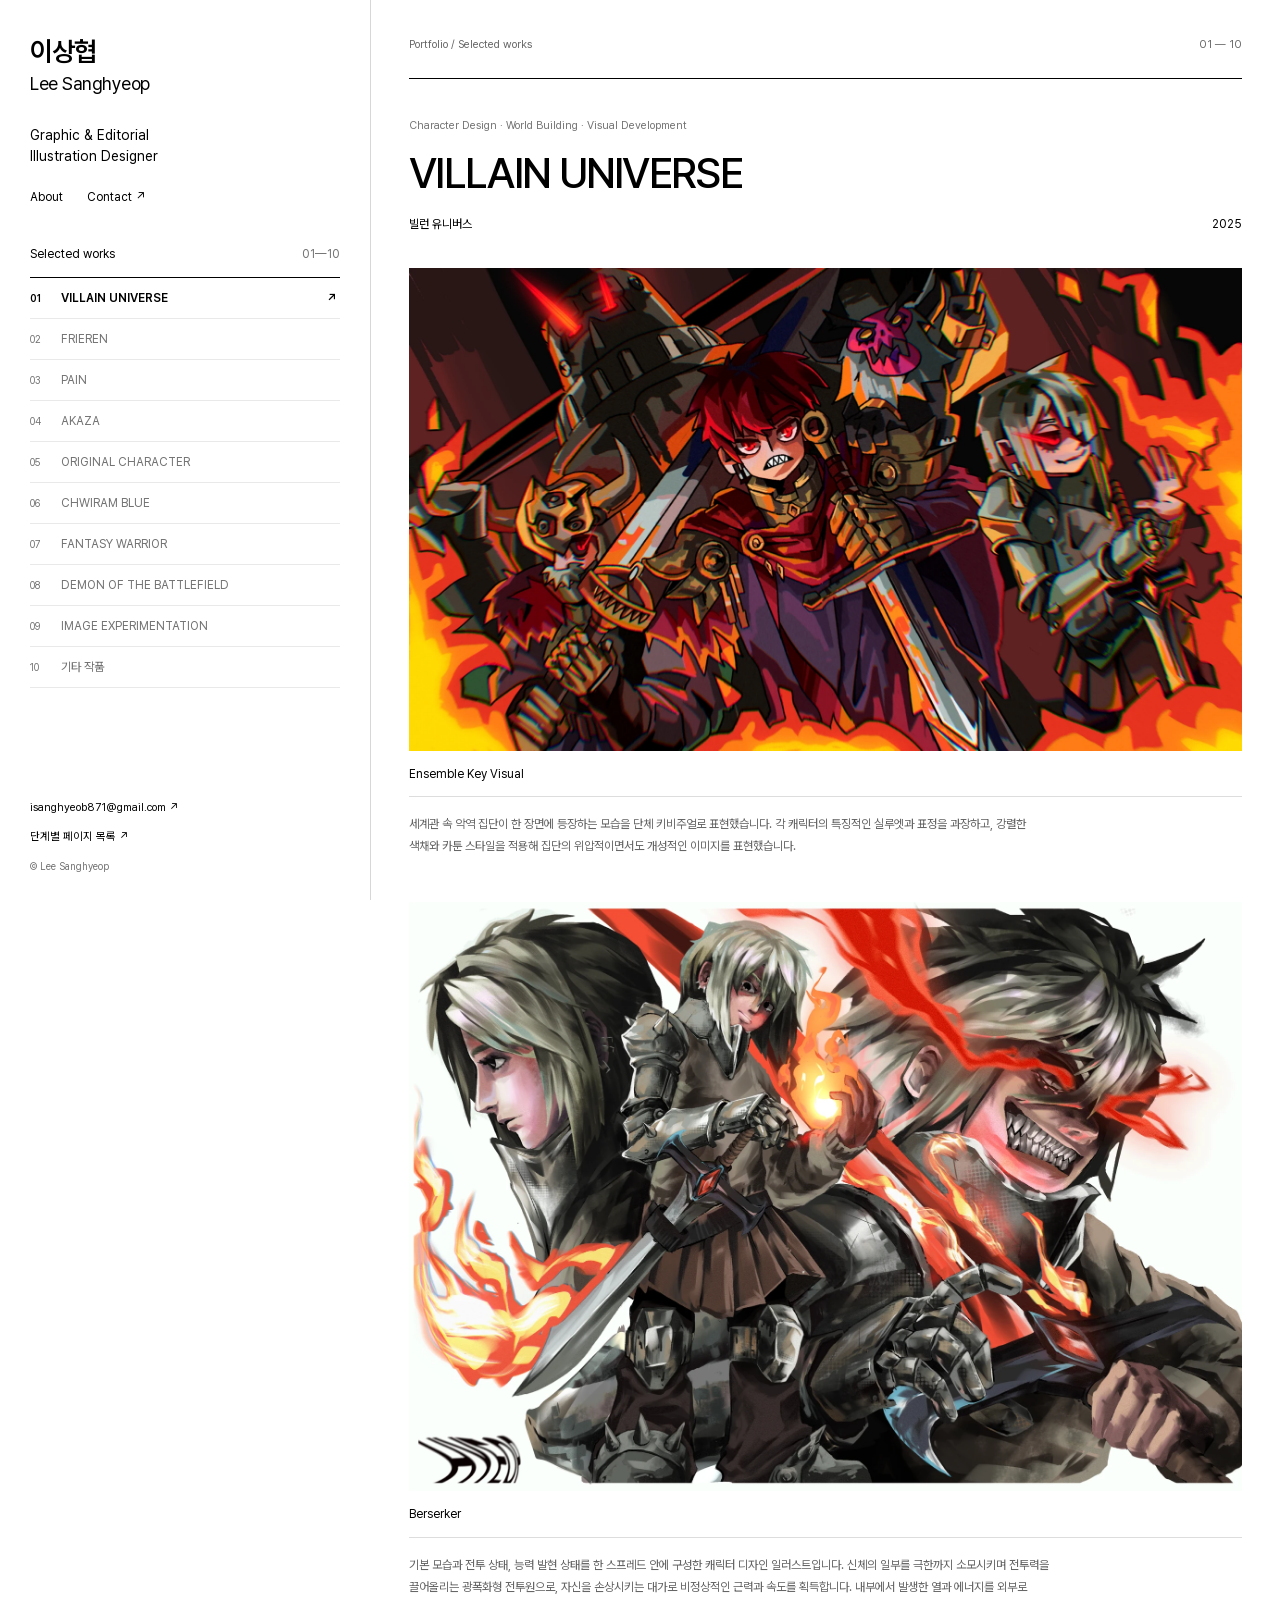
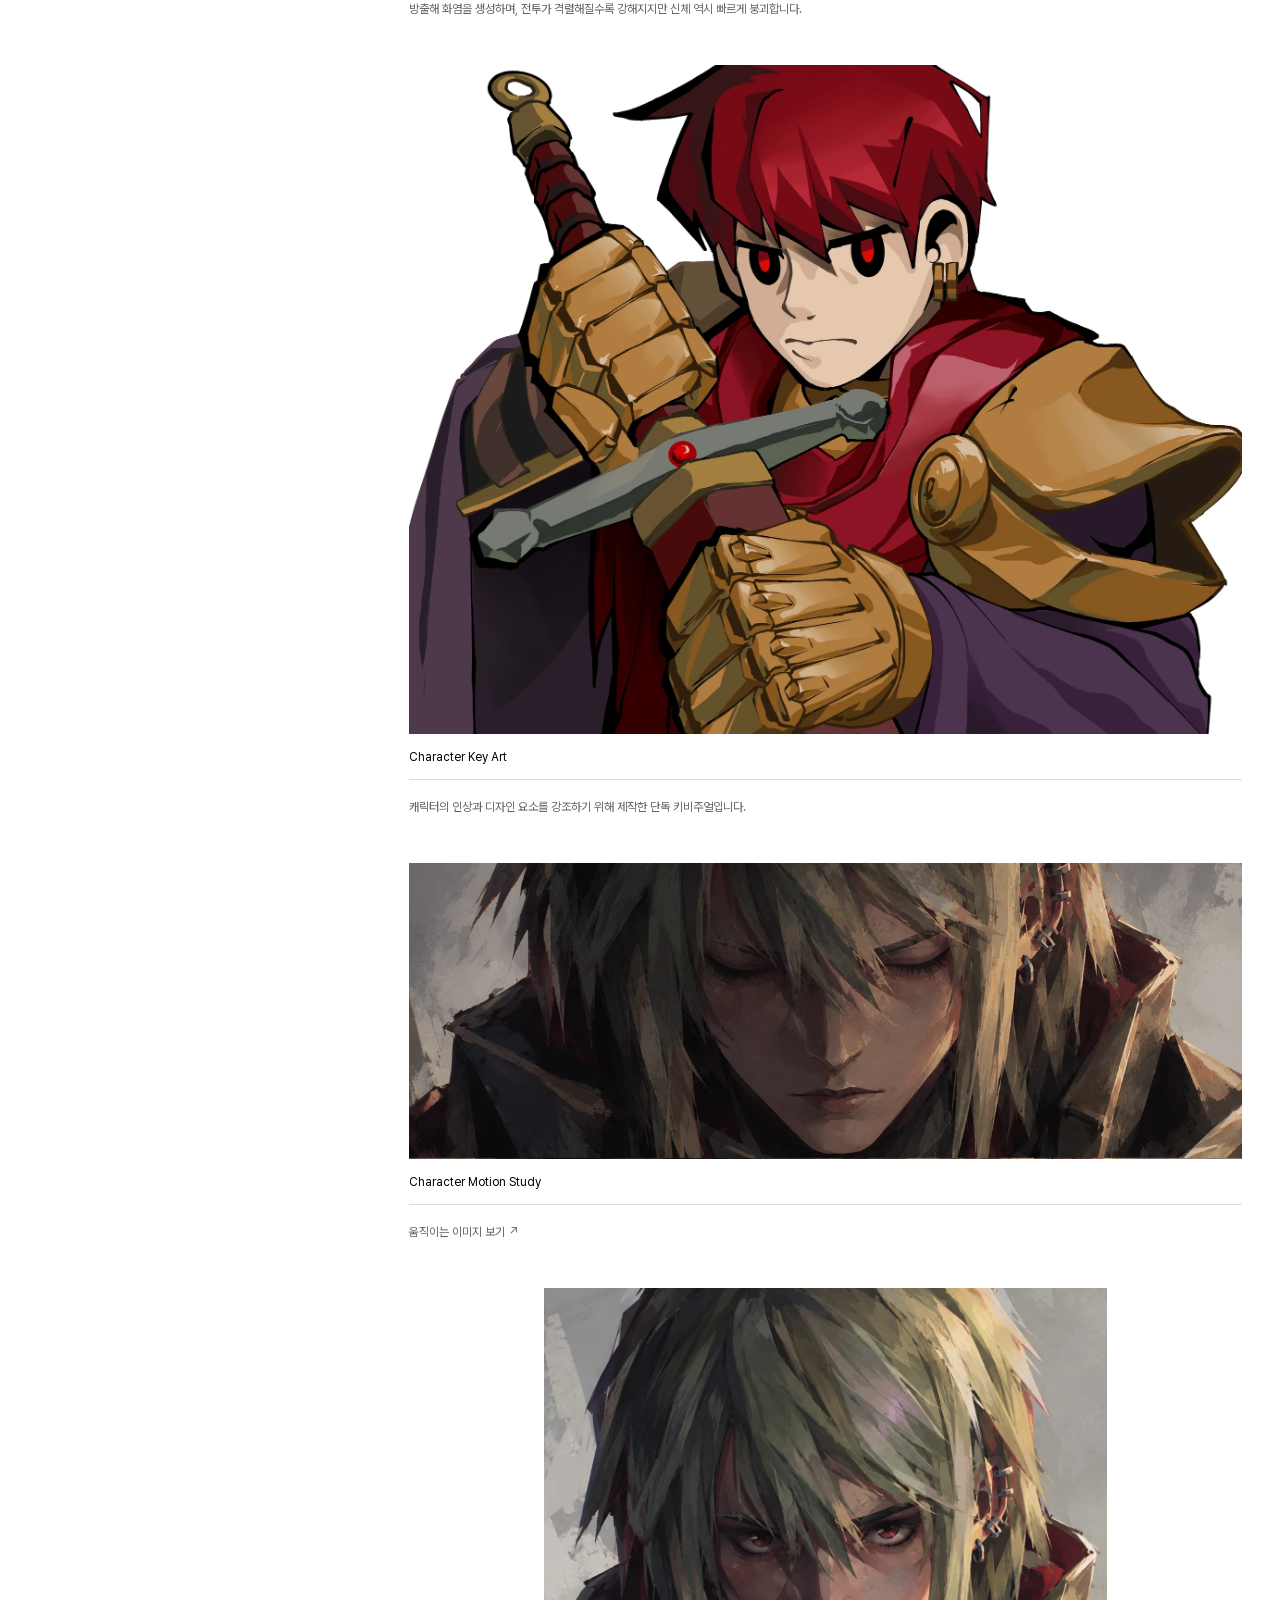
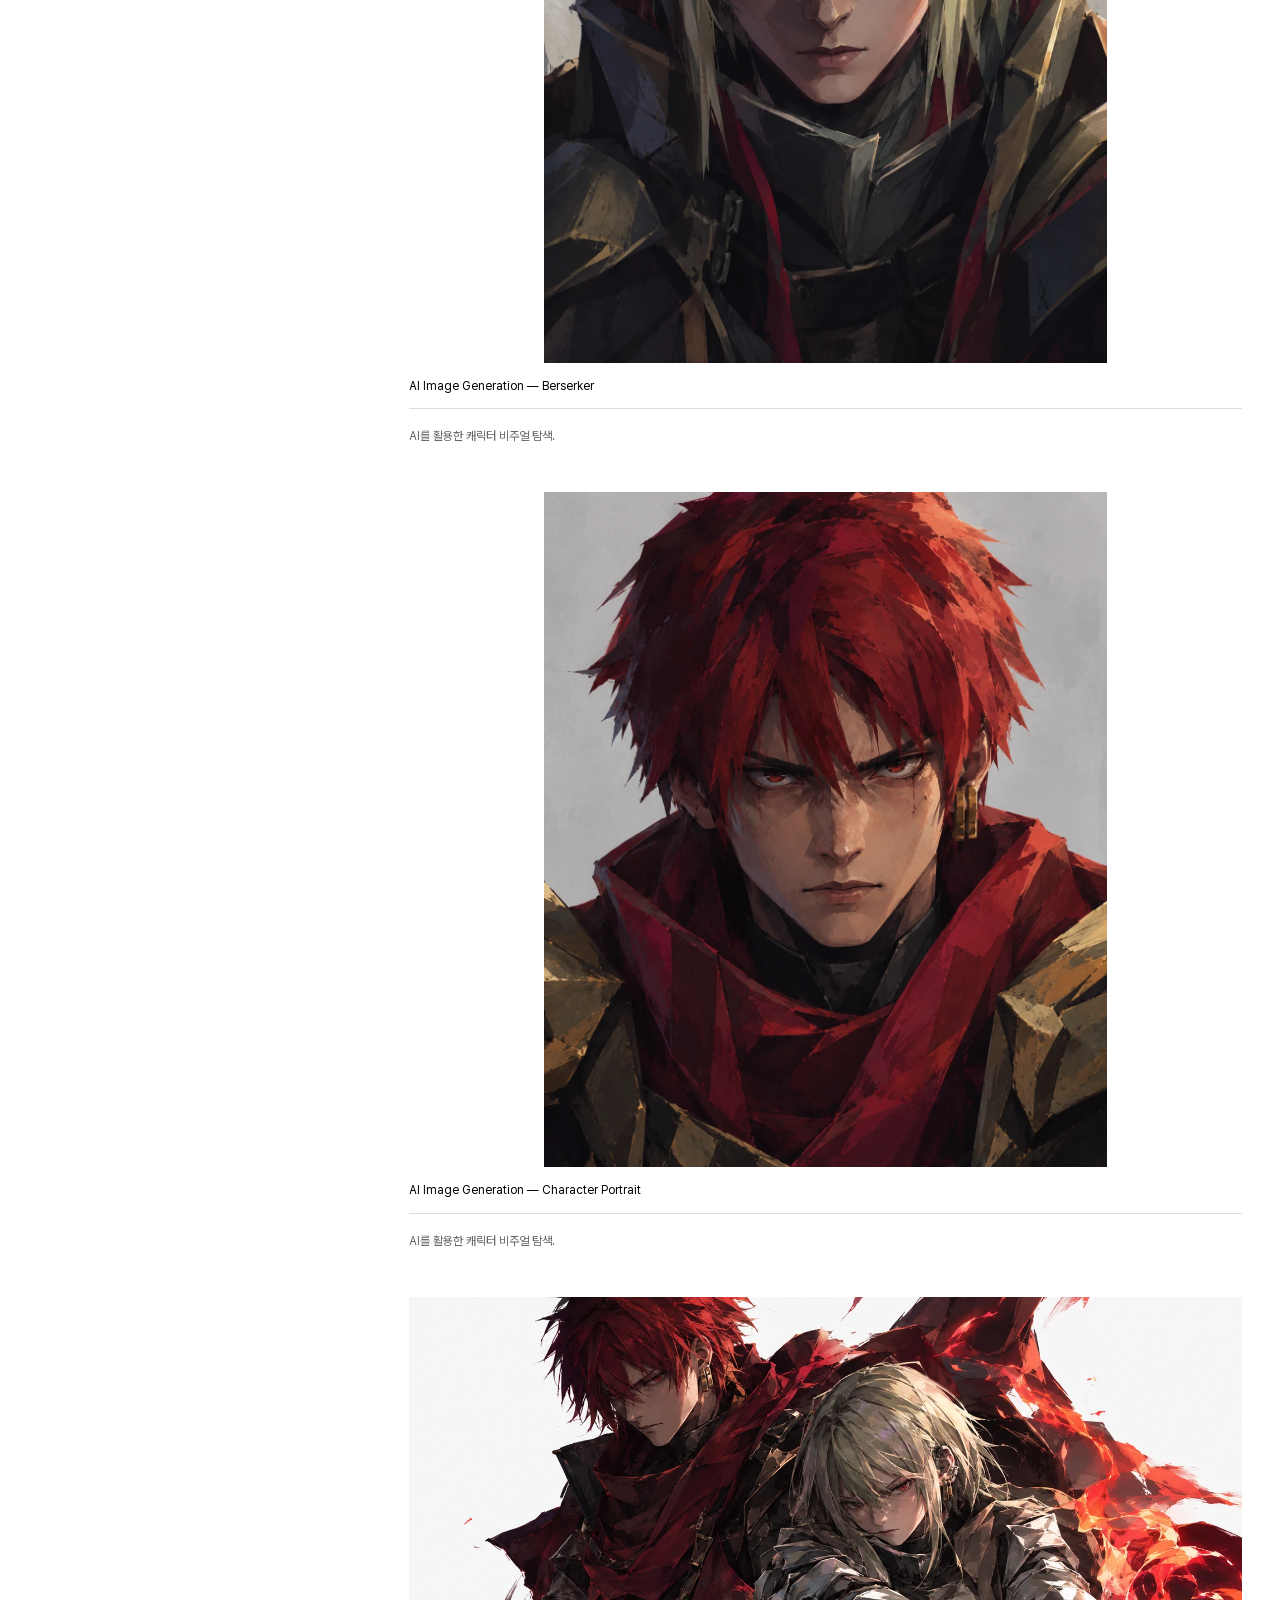
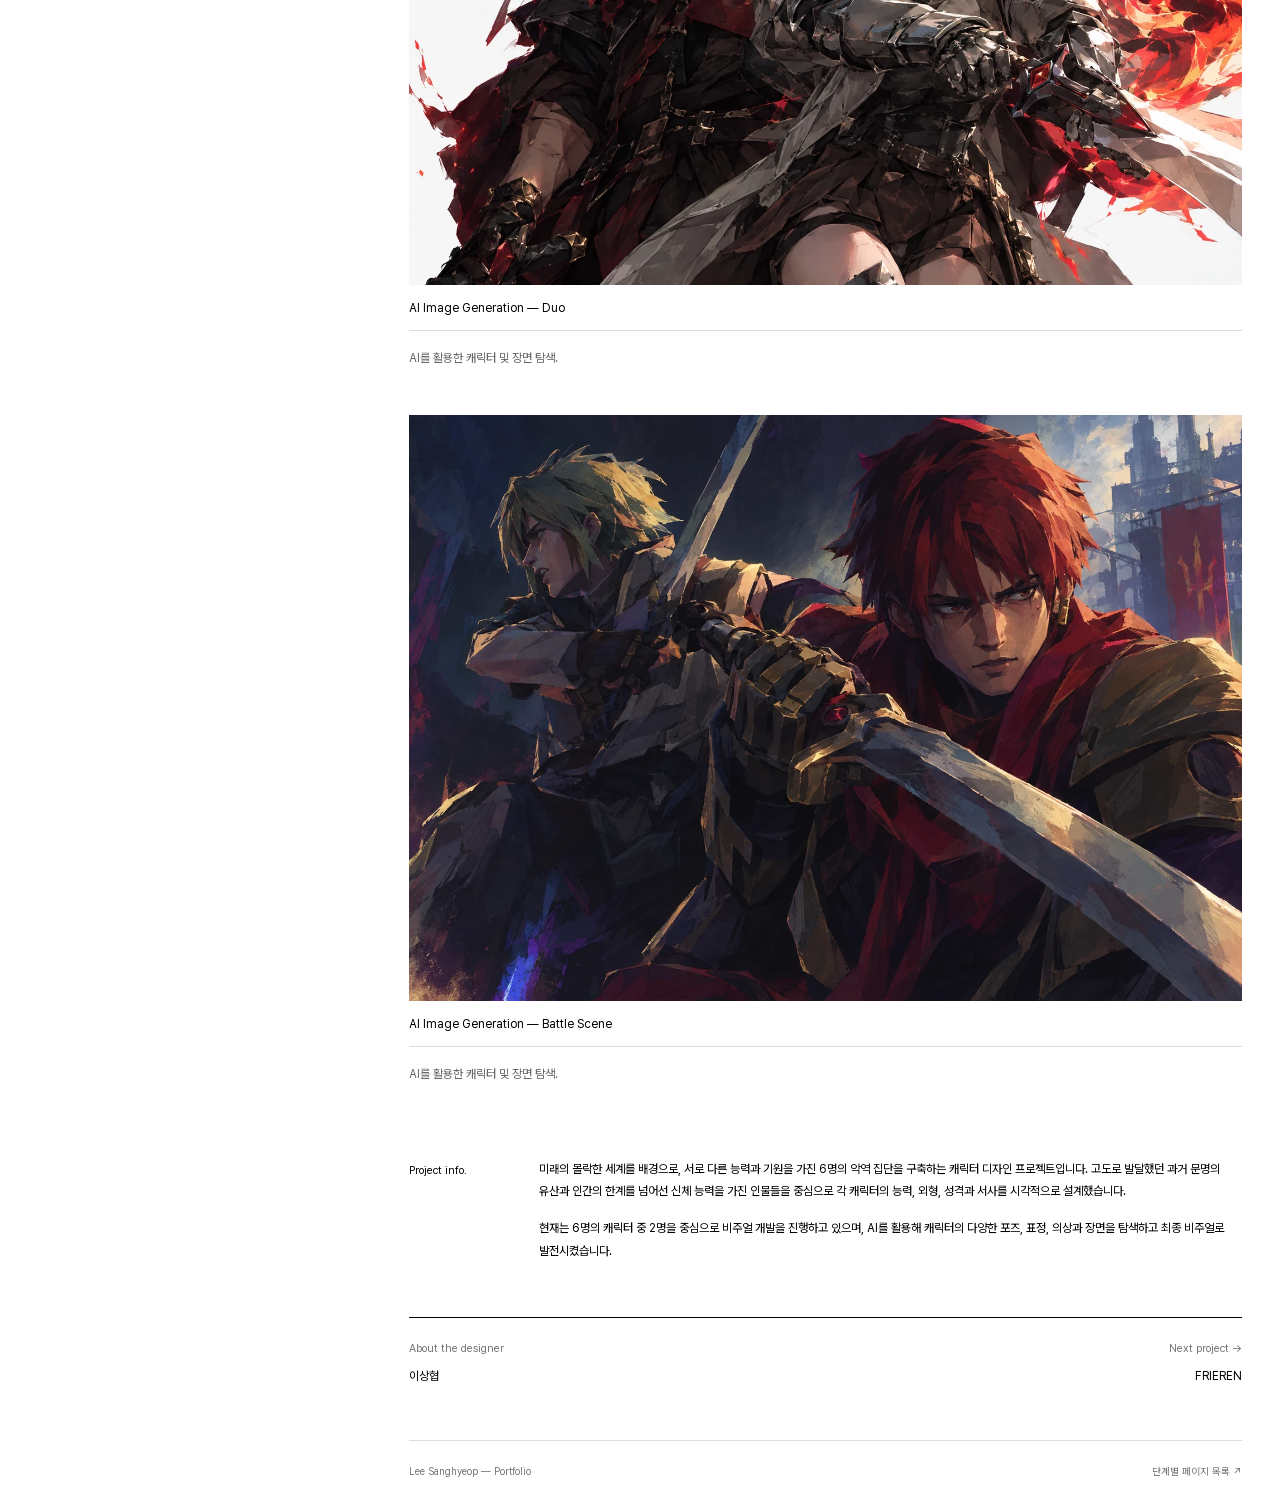
<file: stages/05-navigation/index.html>
<!doctype html>
<html lang="ko">
<head>
  <meta charset="utf-8">
  <meta name="viewport" content="width=device-width, initial-scale=1">
  <meta name="description" content="디자이너 이상협의 캐릭터 디자인, 일러스트레이션, 그래픽 및 편집 디자인 포트폴리오.">
  <title>이상협 — Lee Sanghyeop | Portfolio</title>
  <link rel="stylesheet" href="style.css">
  <script src="navigation.js" defer></script>
</head>
<body>
  <div class="site-shell">
    <aside class="sidebar">
      <div class="identity-row">
        <a class="identity" href="#villain-universe">이상협<span>Lee Sanghyeop</span></a>
      </div>
      <p class="discipline">Graphic &amp; Editorial<br>Illustration Designer</p>
      <div class="sidebar-links"><a href="#about" data-about-link>About</a><a href="mailto:isanghyeob871@gmail.com">Contact ↗</a></div>
      <div class="project-navigation" id="project-navigation">
        <div class="index-heading">Selected works <span>01—10</span></div>
        <nav aria-label="프로젝트 목록">
          <a class="project-link" href="#villain-universe" data-project-link><span class="number">01</span><span>VILLAIN UNIVERSE</span><span class="arrow" aria-hidden="true">↗</span></a>
          <a class="project-link" href="#frieren" data-project-link><span class="number">02</span><span>FRIEREN</span><span class="arrow" aria-hidden="true">↗</span></a>
          <a class="project-link" href="#pain" data-project-link><span class="number">03</span><span>PAIN</span><span class="arrow" aria-hidden="true">↗</span></a>
          <a class="project-link" href="#akaza" data-project-link><span class="number">04</span><span>AKAZA</span><span class="arrow" aria-hidden="true">↗</span></a>
          <a class="project-link" href="#original-character" data-project-link><span class="number">05</span><span>ORIGINAL CHARACTER</span><span class="arrow" aria-hidden="true">↗</span></a>
          <a class="project-link" href="#chwiram-blue" data-project-link><span class="number">06</span><span>CHWIRAM BLUE</span><span class="arrow" aria-hidden="true">↗</span></a>
          <a class="project-link" href="#fantasy-warrior" data-project-link><span class="number">07</span><span>FANTASY WARRIOR</span><span class="arrow" aria-hidden="true">↗</span></a>
          <a class="project-link" href="#demon-of-the-battlefield" data-project-link><span class="number">08</span><span>DEMON OF THE BATTLEFIELD</span><span class="arrow" aria-hidden="true">↗</span></a>
          <a class="project-link" href="#image-experimentation" data-project-link><span class="number">09</span><span>IMAGE EXPERIMENTATION</span><span class="arrow" aria-hidden="true">↗</span></a>
          <a class="project-link" href="#other-works" data-project-link><span class="number">10</span><span>기타 작품</span><span class="arrow" aria-hidden="true">↗</span></a>
        </nav>
      </div>
      <div class="sidebar-footer"><a href="mailto:isanghyeob871@gmail.com">isanghyeob871@gmail.com ↗</a><a href="../../index.html">단계별 페이지 목록 ↗</a><span>© Lee Sanghyeop</span></div>
    </aside>
    <main class="main" id="main" tabindex="-1">
      <header class="topbar"><span data-breadcrumb>Portfolio / Selected works</span><span data-project-count>01—10</span></header>
      <section class="project" id="villain-universe" aria-labelledby="villain-universe-title" data-panel data-title="VILLAIN UNIVERSE" data-number="01">
        <div class="project-heading">
          <p class="eyebrow">Character Design · World Building · Visual Development</p>
          <h1 id="villain-universe-title" tabindex="-1">VILLAIN UNIVERSE</h1>
          <div class="subheading"><span>빌런 유니버스</span><span>2025</span></div>
        </div>
        <div>
          <div class="gallery-items">
            <figure class="artwork">
              <a class="artwork-open" href="../../assets/artworks/44-1800.webp" aria-label="Ensemble Key Visual 확대 보기">
                <img src="../../assets/artworks/44-1800.webp" alt="Ensemble Key Visual" loading="eager" decoding="async">
              </a>
              <figcaption>Ensemble Key Visual</figcaption>
              <p class="artwork-note">세계관 속 악역 집단이 한 장면에 등장하는 모습을 단체 키비주얼로 표현했습니다. 각 캐릭터의 특징적인 실루엣과 표정을 과장하고, 강렬한 색채와 카툰 스타일을 적용해 집단의 위압적이면서도 개성적인 이미지를 표현했습니다.</p>
            </figure>
            <figure class="artwork">
              <a class="artwork-open" href="../../assets/artworks/45-1800.webp" aria-label="Berserker 확대 보기">
                <img src="../../assets/artworks/45-1800.webp" alt="Berserker" loading="lazy" decoding="async">
              </a>
              <figcaption>Berserker</figcaption>
              <p class="artwork-note">기본 모습과 전투 상태, 능력 발현 상태를 한 스프레드 안에 구성한 캐릭터 디자인 일러스트입니다. 신체의 일부를 극한까지 소모시키며 전투력을 끌어올리는 광폭화형 전투원으로, 자신을 손상시키는 대가로 비정상적인 근력과 속도를 획득합니다. 내부에서 발생한 열과 에너지를 외부로 방출해 화염을 생성하며, 전투가 격렬해질수록 강해지지만 신체 역시 빠르게 붕괴합니다.</p>
            </figure>
            <figure class="artwork">
              <a class="artwork-open" href="../../assets/artworks/06-1800.webp" aria-label="Character Key Art 확대 보기">
                <img src="../../assets/artworks/06-1800.webp" alt="Character Key Art" loading="lazy" decoding="async">
              </a>
              <figcaption>Character Key Art</figcaption>
              <p class="artwork-note">캐릭터의 인상과 디자인 요소를 강조하기 위해 제작한 단독 키비주얼입니다.</p>
            </figure>
            <figure class="artwork">
              <a class="artwork-open" href="../../assets/artworks/25-1800.webp" aria-label="Character Motion Study 확대 보기">
                <img src="../../assets/artworks/25-1800.webp" alt="Character Motion Study" loading="lazy" decoding="async" data-animation="../../assets/artworks/25.gif">
              </a>
              <figcaption>Character Motion Study</figcaption>
              <p class="animation-link"><a href="../../assets/artworks/25.gif">움직이는 이미지 보기 ↗</a></p>
            </figure>
            <figure class="artwork">
              <a class="artwork-open" href="../../assets/artworks/15-1800.webp" aria-label="AI Image Generation — Berserker 확대 보기">
                <img src="../../assets/artworks/15-1800.webp" alt="AI Image Generation — Berserker" loading="lazy" decoding="async">
              </a>
              <figcaption>AI Image Generation — Berserker</figcaption>
              <p class="artwork-note">AI를 활용한 캐릭터 비주얼 탐색.</p>
            </figure>
            <figure class="artwork">
              <a class="artwork-open" href="../../assets/artworks/17-1800.webp" aria-label="AI Image Generation — Character Portrait 확대 보기">
                <img src="../../assets/artworks/17-1800.webp" alt="AI Image Generation — Character Portrait" loading="lazy" decoding="async">
              </a>
              <figcaption>AI Image Generation — Character Portrait</figcaption>
              <p class="artwork-note">AI를 활용한 캐릭터 비주얼 탐색.</p>
            </figure>
            <figure class="artwork">
              <a class="artwork-open" href="../../assets/artworks/14-1800.webp" aria-label="AI Image Generation — Duo 확대 보기">
                <img src="../../assets/artworks/14-1800.webp" alt="AI Image Generation — Duo" loading="lazy" decoding="async">
              </a>
              <figcaption>AI Image Generation — Duo</figcaption>
              <p class="artwork-note">AI를 활용한 캐릭터 및 장면 탐색.</p>
            </figure>
            <figure class="artwork">
              <a class="artwork-open" href="../../assets/artworks/16-1800.webp" aria-label="AI Image Generation — Battle Scene 확대 보기">
                <img src="../../assets/artworks/16-1800.webp" alt="AI Image Generation — Battle Scene" loading="lazy" decoding="async">
              </a>
              <figcaption>AI Image Generation — Battle Scene</figcaption>
              <p class="artwork-note">AI를 활용한 캐릭터 및 장면 탐색.</p>
            </figure>
          </div>
        </div>
        <div class="project-description"><h2>Project info.</h2><div>
          <p>미래의 몰락한 세계를 배경으로, 서로 다른 능력과 기원을 가진 6명의 악역 집단을 구축하는 캐릭터 디자인 프로젝트입니다. 고도로 발달했던 과거 문명의 유산과 인간의 한계를 넘어선 신체 능력을 가진 인물들을 중심으로 각 캐릭터의 능력, 외형, 성격과 서사를 시각적으로 설계했습니다.</p>
          <p>현재는 6명의 캐릭터 중 2명을 중심으로 비주얼 개발을 진행하고 있으며, AI를 활용해 캐릭터의 다양한 포즈, 표정, 의상과 장면을 탐색하고 최종 비주얼로 발전시켰습니다.</p>
        </div></div>
        <nav class="project-pagination" aria-label="프로젝트 이동">
          <a href="#about"><span>About the designer</span><strong>이상협</strong></a>
          <a href="#frieren"><span>Next project →</span><strong>FRIEREN</strong></a>
        </nav>
      </section>
      <section class="project" id="frieren" aria-labelledby="frieren-title" data-panel data-title="FRIEREN" data-number="02">
        <div class="project-heading">
          <p class="eyebrow">Character Illustration</p>
          <h1 id="frieren-title" tabindex="-1">FRIEREN</h1>
          <div class="subheading"><span>캐릭터 일러스트</span><span>2025</span></div>
        </div>
        <div>
          <div class="gallery-items">
            <figure class="artwork">
              <a class="artwork-open" href="../../assets/artworks/24-1800.webp" aria-label="Character Illustration — Frieren 확대 보기">
                <img src="../../assets/artworks/24-1800.webp" alt="Character Illustration — Frieren" loading="lazy" decoding="async">
              </a>
              <figcaption>Character Illustration — Frieren</figcaption>
            </figure>
          </div>
        </div>
        <div class="project-description"><h2>Project info.</h2><div>
          <p>나만의 선화와 채색 방식으로 재해석한 일러스트.</p>
        </div></div>
        <nav class="project-pagination" aria-label="프로젝트 이동">
          <a href="#villain-universe"><span>← Previous project</span><strong>빌런 유니버스</strong></a>
          <a href="#pain"><span>Next project →</span><strong>PAIN</strong></a>
        </nav>
      </section>
      <section class="project" id="pain" aria-labelledby="pain-title" data-panel data-title="PAIN" data-number="03">
        <div class="project-heading">
          <p class="eyebrow">Character Illustration</p>
          <h1 id="pain-title" tabindex="-1">PAIN</h1>
          <div class="subheading"><span>캐릭터 일러스트</span><span>2023</span></div>
        </div>
        <div>
          <div class="gallery-items">
            <figure class="artwork">
              <a class="artwork-open" href="../../assets/artworks/11-1800.webp" aria-label="Character Illustration — Pain 확대 보기">
                <img src="../../assets/artworks/11-1800.webp" alt="Character Illustration — Pain" loading="lazy" decoding="async">
              </a>
              <figcaption>Character Illustration — Pain</figcaption>
            </figure>
          </div>
        </div>
        <div class="project-description"><h2>Project info.</h2><div>
          <p>나만의 선화와 채색 방식으로 재해석한 일러스트.</p>
        </div></div>
        <nav class="project-pagination" aria-label="프로젝트 이동">
          <a href="#frieren"><span>← Previous project</span><strong>캐릭터 일러스트</strong></a>
          <a href="#akaza"><span>Next project →</span><strong>AKAZA</strong></a>
        </nav>
      </section>
      <section class="project" id="akaza" aria-labelledby="akaza-title" data-panel data-title="AKAZA" data-number="04">
        <div class="project-heading">
          <p class="eyebrow">Character Illustration</p>
          <h1 id="akaza-title" tabindex="-1">AKAZA</h1>
          <div class="subheading"><span>캐릭터 일러스트</span><span>2023</span></div>
        </div>
        <div>
          <div class="gallery-items">
            <figure class="artwork">
              <a class="artwork-open" href="../../assets/artworks/03-1800.webp" aria-label="Character Illustration — Akaza 확대 보기">
                <img src="../../assets/artworks/03-1800.webp" alt="Character Illustration — Akaza" loading="lazy" decoding="async">
              </a>
              <figcaption>Character Illustration — Akaza</figcaption>
            </figure>
          </div>
        </div>
        <div class="project-description"><h2>Project info.</h2><div>
          <p>나만의 선화와 채색 방식으로 재해석한 일러스트.</p>
        </div></div>
        <nav class="project-pagination" aria-label="프로젝트 이동">
          <a href="#pain"><span>← Previous project</span><strong>캐릭터 일러스트</strong></a>
          <a href="#original-character"><span>Next project →</span><strong>ORIGINAL CHARACTER</strong></a>
        </nav>
      </section>
      <section class="project" id="original-character" aria-labelledby="original-character-title" data-panel data-title="ORIGINAL CHARACTER" data-number="05">
        <div class="project-heading">
          <p class="eyebrow">Original Character Illustration</p>
          <h1 id="original-character-title" tabindex="-1">ORIGINAL CHARACTER</h1>
          <div class="subheading"><span>오리지널 캐릭터 일러스트</span><span></span></div>
        </div>
        <div>
          <div class="gallery-items">
            <figure class="artwork">
              <a class="artwork-open" href="../../assets/artworks/46-1800.webp" aria-label="Original Character Illustration 확대 보기">
                <img src="../../assets/artworks/46-1800.webp" alt="Original Character Illustration" loading="lazy" decoding="async">
              </a>
              <figcaption>Original Character Illustration</figcaption>
            </figure>
          </div>
        </div>
        <nav class="project-pagination" aria-label="프로젝트 이동">
          <a href="#akaza"><span>← Previous project</span><strong>캐릭터 일러스트</strong></a>
          <a href="#chwiram-blue"><span>Next project →</span><strong>CHWIRAM BLUE</strong></a>
        </nav>
      </section>
      <section class="project" id="chwiram-blue" aria-labelledby="chwiram-blue-title" data-panel data-title="CHWIRAM BLUE" data-number="06">
        <div class="project-heading">
          <p class="eyebrow">Graphic Poster</p>
          <h1 id="chwiram-blue-title" tabindex="-1">CHWIRAM BLUE</h1>
          <div class="subheading"><span>한국 전통의 색과 이미지</span><span></span></div>
        </div>
        <div>
          <div class="gallery-items">
            <figure class="artwork">
              <a class="artwork-open" href="../../assets/artworks/28-1800.webp" aria-label="CHWIRAM BLUE 확대 보기">
                <img src="../../assets/artworks/28-1800.webp" alt="CHWIRAM BLUE" loading="lazy" decoding="async">
              </a>
              <figcaption>CHWIRAM BLUE</figcaption>
            </figure>
          </div>
        </div>
        <div class="project-description"><h2>Project info.</h2><div>
          <p>한국 전통의 색채와 이미지를 현대적인 그래픽으로 재해석한 포스터 작업.</p>
        </div></div>
        <nav class="project-pagination" aria-label="프로젝트 이동">
          <a href="#original-character"><span>← Previous project</span><strong>오리지널 캐릭터 일러스트</strong></a>
          <a href="#fantasy-warrior"><span>Next project →</span><strong>FANTASY WARRIOR</strong></a>
        </nav>
      </section>
      <section class="project" id="fantasy-warrior" aria-labelledby="fantasy-warrior-title" data-panel data-title="FANTASY WARRIOR" data-number="07">
        <div class="project-heading">
          <p class="eyebrow">Character Sketch</p>
          <h1 id="fantasy-warrior-title" tabindex="-1">FANTASY WARRIOR</h1>
          <div class="subheading"><span>캐릭터 스케치</span><span></span></div>
        </div>
        <div>
          <div class="gallery-items">
            <figure class="artwork">
              <a class="artwork-open" href="../../assets/artworks/21-1800.webp" aria-label="Fantasy Warrior — Sketch 01 확대 보기">
                <img src="../../assets/artworks/21-1800.webp" alt="Fantasy Warrior — Sketch 01" loading="lazy" decoding="async">
              </a>
              <figcaption>Fantasy Warrior — Sketch 01</figcaption>
            </figure>
            <figure class="artwork">
              <a class="artwork-open" href="../../assets/artworks/20-1800.webp" aria-label="Fantasy Warrior — Sketch 02 확대 보기">
                <img src="../../assets/artworks/20-1800.webp" alt="Fantasy Warrior — Sketch 02" loading="lazy" decoding="async">
              </a>
              <figcaption>Fantasy Warrior — Sketch 02</figcaption>
            </figure>
            <figure class="artwork">
              <a class="artwork-open" href="../../assets/artworks/23-1800.webp" aria-label="Fantasy Warrior — Sketch 03 확대 보기">
                <img src="../../assets/artworks/23-1800.webp" alt="Fantasy Warrior — Sketch 03" loading="lazy" decoding="async">
              </a>
              <figcaption>Fantasy Warrior — Sketch 03</figcaption>
            </figure>
            <figure class="artwork">
              <a class="artwork-open" href="../../assets/artworks/19-1800.webp" aria-label="Fantasy Warrior — Sketch 04 확대 보기">
                <img src="../../assets/artworks/19-1800.webp" alt="Fantasy Warrior — Sketch 04" loading="lazy" decoding="async">
              </a>
              <figcaption>Fantasy Warrior — Sketch 04</figcaption>
            </figure>
          </div>
        </div>
        <nav class="project-pagination" aria-label="프로젝트 이동">
          <a href="#chwiram-blue"><span>← Previous project</span><strong>한국 전통의 색과 이미지</strong></a>
          <a href="#demon-of-the-battlefield"><span>Next project →</span><strong>DEMON OF THE BATTLEFIELD</strong></a>
        </nav>
      </section>
      <section class="project" id="demon-of-the-battlefield" aria-labelledby="demon-of-the-battlefield-title" data-panel data-title="DEMON OF THE BATTLEFIELD" data-number="08">
        <div class="project-heading">
          <p class="eyebrow">Graphic Poster</p>
          <h1 id="demon-of-the-battlefield-title" tabindex="-1">DEMON OF THE BATTLEFIELD</h1>
          <div class="subheading"><span>전장의 악마</span><span></span></div>
        </div>
        <div>
          <div class="gallery-items">
            <figure class="artwork">
              <a class="artwork-open" href="../../assets/artworks/42-1800.webp" aria-label="Demon of the Battlefield 확대 보기">
                <img src="../../assets/artworks/42-1800.webp" alt="Demon of the Battlefield" loading="lazy" decoding="async">
              </a>
              <figcaption>Demon of the Battlefield</figcaption>
            </figure>
          </div>
        </div>
        <div class="project-description"><h2>Project info.</h2><div>
          <p>중세 기사의 전쟁과 그 이면에 존재하는 폭력성을 주제로 제작한 그래픽 포스터.</p>
        </div></div>
        <nav class="project-pagination" aria-label="프로젝트 이동">
          <a href="#fantasy-warrior"><span>← Previous project</span><strong>캐릭터 스케치</strong></a>
          <a href="#image-experimentation"><span>Next project →</span><strong>IMAGE EXPERIMENTATION</strong></a>
        </nav>
      </section>
      <section class="project" id="image-experimentation" aria-labelledby="image-experimentation-title" data-panel data-title="IMAGE EXPERIMENTATION" data-number="09">
        <div class="project-heading">
          <p class="eyebrow">Photoshop Experiment</p>
          <h1 id="image-experimentation-title" tabindex="-1">IMAGE EXPERIMENTATION</h1>
          <div class="subheading"><span>이미지 실험</span><span></span></div>
        </div>
        <div>
          <div class="gallery-items">
            <figure class="artwork">
              <a class="artwork-open" href="../../assets/artworks/47-1800.webp" aria-label="Image Experimentation 확대 보기">
                <img src="../../assets/artworks/47-1800.webp" alt="Image Experimentation" loading="lazy" decoding="async">
              </a>
              <figcaption>Image Experimentation</figcaption>
            </figure>
          </div>
        </div>
        <div class="project-description"><h2>Project info.</h2><div>
          <p>새로운 시각적 이미지를 제작한 Photoshop 실험 작업.</p>
        </div></div>
        <nav class="project-pagination" aria-label="프로젝트 이동">
          <a href="#demon-of-the-battlefield"><span>← Previous project</span><strong>전장의 악마</strong></a>
          <a href="#other-works"><span>Next project →</span><strong>OTHER WORKS</strong></a>
        </nav>
      </section>
      <section class="project" id="other-works" aria-labelledby="other-works-title" data-panel data-title="OTHER WORKS" data-number="10">
        <div class="project-heading">
          <p class="eyebrow">Drawing · Graphic · Editorial</p>
          <h1 id="other-works-title" tabindex="-1">OTHER WORKS</h1>
          <div class="subheading"><span>기타 작품</span><span></span></div>
        </div>
        <div>
          <div class="gallery-items">
            <figure class="artwork">
              <a class="artwork-open" href="../../assets/artworks/22-1800.webp" aria-label="캐릭터 일러스트 확대 보기">
                <img src="../../assets/artworks/22-1800.webp" alt="캐릭터 일러스트" loading="lazy" decoding="async">
              </a>
              <figcaption>캐릭터 일러스트</figcaption>
            </figure>
            <figure class="artwork">
              <a class="artwork-open" href="../../assets/artworks/18-1800.webp" aria-label="캐릭터 드로잉 확대 보기">
                <img src="../../assets/artworks/18-1800.webp" alt="캐릭터 드로잉" loading="lazy" decoding="async">
              </a>
              <figcaption>캐릭터 드로잉</figcaption>
            </figure>
            <figure class="artwork">
              <a class="artwork-open" href="../../assets/artworks/02-1800.webp" aria-label="캐릭터 일러스트 — 02 확대 보기">
                <img src="../../assets/artworks/02-1800.webp" alt="캐릭터 일러스트 — 02" loading="lazy" decoding="async">
              </a>
              <figcaption>캐릭터 일러스트 — 02</figcaption>
            </figure>
            <figure class="artwork">
              <a class="artwork-open" href="../../assets/artworks/01-1800.webp" aria-label="캐릭터 선화 확대 보기">
                <img src="../../assets/artworks/01-1800.webp" alt="캐릭터 선화" loading="lazy" decoding="async">
              </a>
              <figcaption>캐릭터 선화</figcaption>
            </figure>
            <figure class="artwork">
              <a class="artwork-open" href="../../assets/artworks/43-1800.webp" aria-label="SCARLET RED 확대 보기">
                <img src="../../assets/artworks/43-1800.webp" alt="SCARLET RED" loading="lazy" decoding="async">
              </a>
              <figcaption>SCARLET RED</figcaption>
            </figure>
            <figure class="artwork">
              <a class="artwork-open" href="../../assets/artworks/26-1800.webp" aria-label="ADSCENT — 브랜드 디자인 확대 보기">
                <img src="../../assets/artworks/26-1800.webp" alt="ADSCENT — 브랜드 디자인" loading="lazy" decoding="async">
              </a>
              <figcaption>ADSCENT — 브랜드 디자인</figcaption>
            </figure>
            <figure class="artwork">
              <a class="artwork-open" href="../../assets/artworks/27-1800.webp" aria-label="ADSCENT — 디자인 응용 확대 보기">
                <img src="../../assets/artworks/27-1800.webp" alt="ADSCENT — 디자인 응용" loading="lazy" decoding="async">
              </a>
              <figcaption>ADSCENT — 디자인 응용</figcaption>
            </figure>
            <figure class="artwork">
              <a class="artwork-open" href="../../assets/artworks/48-1800.webp" aria-label="COURAGE — 표지 확대 보기">
                <img src="../../assets/artworks/48-1800.webp" alt="COURAGE — 표지" loading="lazy" decoding="async">
              </a>
              <figcaption>COURAGE — 표지</figcaption>
            </figure>
            <figure class="artwork">
              <a class="artwork-open" href="../../assets/artworks/10-1800.webp" aria-label="COURAGE — 편집 디자인 확대 보기">
                <img src="../../assets/artworks/10-1800.webp" alt="COURAGE — 편집 디자인" loading="lazy" decoding="async">
              </a>
              <figcaption>COURAGE — 편집 디자인</figcaption>
            </figure>
            <figure class="artwork">
              <a class="artwork-open" href="../../assets/artworks/30-1800.webp" aria-label="COURAGE — 01 확대 보기">
                <img src="../../assets/artworks/30-1800.webp" alt="COURAGE — 01" loading="lazy" decoding="async">
              </a>
              <figcaption>COURAGE — 01</figcaption>
            </figure>
            <figure class="artwork">
              <a class="artwork-open" href="../../assets/artworks/31-1800.webp" aria-label="COURAGE — 02 확대 보기">
                <img src="../../assets/artworks/31-1800.webp" alt="COURAGE — 02" loading="lazy" decoding="async">
              </a>
              <figcaption>COURAGE — 02</figcaption>
            </figure>
            <figure class="artwork">
              <a class="artwork-open" href="../../assets/artworks/32-1800.webp" aria-label="COURAGE — 03 확대 보기">
                <img src="../../assets/artworks/32-1800.webp" alt="COURAGE — 03" loading="lazy" decoding="async">
              </a>
              <figcaption>COURAGE — 03</figcaption>
            </figure>
            <figure class="artwork">
              <a class="artwork-open" href="../../assets/artworks/33-1800.webp" aria-label="COURAGE — 04 확대 보기">
                <img src="../../assets/artworks/33-1800.webp" alt="COURAGE — 04" loading="lazy" decoding="async">
              </a>
              <figcaption>COURAGE — 04</figcaption>
            </figure>
            <figure class="artwork">
              <a class="artwork-open" href="../../assets/artworks/34-1800.webp" aria-label="COURAGE — 05 확대 보기">
                <img src="../../assets/artworks/34-1800.webp" alt="COURAGE — 05" loading="lazy" decoding="async">
              </a>
              <figcaption>COURAGE — 05</figcaption>
            </figure>
            <figure class="artwork">
              <a class="artwork-open" href="../../assets/artworks/35-1800.webp" aria-label="COURAGE — 06 확대 보기">
                <img src="../../assets/artworks/35-1800.webp" alt="COURAGE — 06" loading="lazy" decoding="async">
              </a>
              <figcaption>COURAGE — 06</figcaption>
            </figure>
            <figure class="artwork">
              <a class="artwork-open" href="../../assets/artworks/36-1800.webp" aria-label="COURAGE — 07 확대 보기">
                <img src="../../assets/artworks/36-1800.webp" alt="COURAGE — 07" loading="lazy" decoding="async">
              </a>
              <figcaption>COURAGE — 07</figcaption>
            </figure>
            <figure class="artwork">
              <a class="artwork-open" href="../../assets/artworks/37-1800.webp" aria-label="COURAGE — 08 확대 보기">
                <img src="../../assets/artworks/37-1800.webp" alt="COURAGE — 08" loading="lazy" decoding="async">
              </a>
              <figcaption>COURAGE — 08</figcaption>
            </figure>
            <figure class="artwork">
              <a class="artwork-open" href="../../assets/artworks/38-1800.webp" aria-label="COURAGE — 09 확대 보기">
                <img src="../../assets/artworks/38-1800.webp" alt="COURAGE — 09" loading="lazy" decoding="async">
              </a>
              <figcaption>COURAGE — 09</figcaption>
            </figure>
            <figure class="artwork">
              <a class="artwork-open" href="../../assets/artworks/39-1800.webp" aria-label="COURAGE — 10 확대 보기">
                <img src="../../assets/artworks/39-1800.webp" alt="COURAGE — 10" loading="lazy" decoding="async">
              </a>
              <figcaption>COURAGE — 10</figcaption>
            </figure>
            <figure class="artwork">
              <a class="artwork-open" href="../../assets/artworks/40-1800.webp" aria-label="COURAGE — 11 확대 보기">
                <img src="../../assets/artworks/40-1800.webp" alt="COURAGE — 11" loading="lazy" decoding="async">
              </a>
              <figcaption>COURAGE — 11</figcaption>
            </figure>
            <figure class="artwork">
              <a class="artwork-open" href="../../assets/artworks/41-1800.webp" aria-label="COURAGE — 12 확대 보기">
                <img src="../../assets/artworks/41-1800.webp" alt="COURAGE — 12" loading="lazy" decoding="async">
              </a>
              <figcaption>COURAGE — 12</figcaption>
            </figure>
            <figure class="artwork">
              <a class="artwork-open" href="../../assets/artworks/12-1800.webp" aria-label="AI Image Generation — Expression Study 01 확대 보기">
                <img src="../../assets/artworks/12-1800.webp" alt="AI Image Generation — Expression Study 01" loading="lazy" decoding="async">
              </a>
              <figcaption>AI Image Generation — Expression Study 01</figcaption>
              <p class="artwork-note">AI를 활용한 캐릭터 표정 탐색.</p>
            </figure>
            <figure class="artwork">
              <a class="artwork-open" href="../../assets/artworks/13-1800.webp" aria-label="AI Image Generation — Expression Study 02 확대 보기">
                <img src="../../assets/artworks/13-1800.webp" alt="AI Image Generation — Expression Study 02" loading="lazy" decoding="async">
              </a>
              <figcaption>AI Image Generation — Expression Study 02</figcaption>
              <p class="artwork-note">AI를 활용한 캐릭터 표정 탐색.</p>
            </figure>
          </div>
        </div>
        <div class="project-description"><h2>Project info.</h2><div>
          <p>드로잉과 그래픽, 편집 디자인 작업을 모았습니다.</p>
        </div></div>
        <nav class="project-pagination" aria-label="프로젝트 이동">
          <a href="#image-experimentation"><span>← Previous project</span><strong>이미지 실험</strong></a>
          <a href="#villain-universe"><span>Back to the beginning ↗</span><strong>VILLAIN UNIVERSE</strong></a>
        </nav>
      </section>
      <section class="project about" id="about" data-panel data-title="About" aria-labelledby="about-title">
        <p class="eyebrow">About the designer</p>
        <h1 id="about-title" tabindex="-1">이상협<br><span class="about-english">Lee Sanghyeop</span></h1>
        <div class="about-intro"><p>Graphic &amp; Editorial<br>Illustration Designer</p><img src="../../assets/artworks/portrait.webp" alt="디자이너 이상협의 프로필 사진" width="200" height="200" loading="lazy"></div>
        <div class="bio-section"><h2>Contact</h2><a href="mailto:isanghyeob871@gmail.com">isanghyeob871@gmail.com ↗</a></div>
        <div class="bio-section"><h2>Education</h2><div><p>Baekseok Arts University<br>Visual Communication Design</p><span class="muted">2023 — 2026</span></div></div>
        <div class="bio-section"><h2>Experience</h2><div><p><span class="muted">2023</span><br>Vice Representative, School of Design</p><p><span class="muted">2026</span><br>Graduation Committee,<br>Baekseok Arts University</p></div></div>
        <div class="bio-section"><h2>Certification</h2><p>Adobe Photoshop Certification<br>Adobe Illustrator Certification</p></div>
        <div class="bio-section"><h2>Tools</h2><p>InDesign, Figma, Photoshop,<br>Illustrator, Clip Studio, After Effects</p></div>
      </section>
      <footer class="main-footer"><span>Lee Sanghyeop — Portfolio</span><a href="../../index.html">단계별 페이지 목록 ↗</a></footer>
    </main>
  </div>
</body>
</html>
</file>
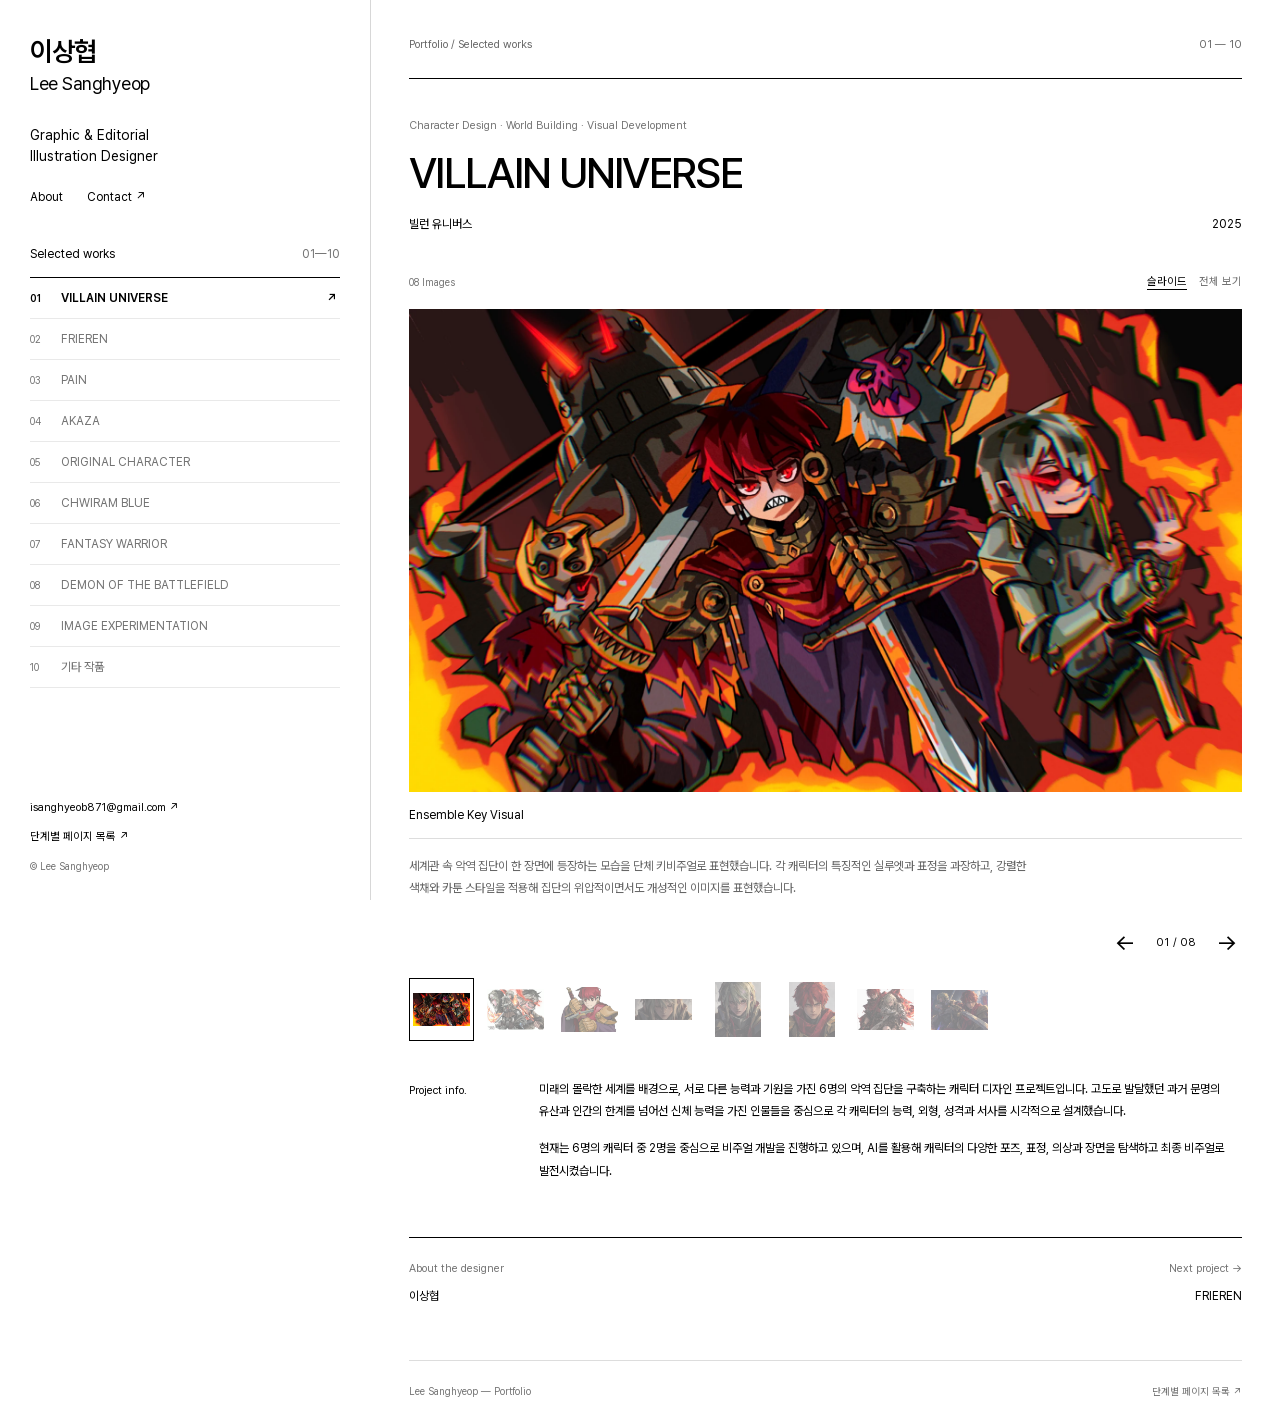
<file: stages/06-gallery/index.html>
<!doctype html>
<html lang="ko">
<head>
  <meta charset="utf-8">
  <meta name="viewport" content="width=device-width, initial-scale=1">
  <meta name="description" content="디자이너 이상협의 캐릭터 디자인, 일러스트레이션, 그래픽 및 편집 디자인 포트폴리오.">
  <title>이상협 — Lee Sanghyeop | Portfolio</title>
  <link rel="stylesheet" href="style.css">
  <script src="navigation.js" defer></script>
  <script src="gallery.js" defer></script>
</head>
<body>
  <div class="site-shell">
    <aside class="sidebar">
      <div class="identity-row">
        <a class="identity" href="#villain-universe">이상협<span>Lee Sanghyeop</span></a>
      </div>
      <p class="discipline">Graphic &amp; Editorial<br>Illustration Designer</p>
      <div class="sidebar-links"><a href="#about" data-about-link>About</a><a href="mailto:isanghyeob871@gmail.com">Contact ↗</a></div>
      <div class="project-navigation" id="project-navigation">
        <div class="index-heading">Selected works <span>01—10</span></div>
        <nav aria-label="프로젝트 목록">
          <a class="project-link" href="#villain-universe" data-project-link><span class="number">01</span><span>VILLAIN UNIVERSE</span><span class="arrow" aria-hidden="true">↗</span></a>
          <a class="project-link" href="#frieren" data-project-link><span class="number">02</span><span>FRIEREN</span><span class="arrow" aria-hidden="true">↗</span></a>
          <a class="project-link" href="#pain" data-project-link><span class="number">03</span><span>PAIN</span><span class="arrow" aria-hidden="true">↗</span></a>
          <a class="project-link" href="#akaza" data-project-link><span class="number">04</span><span>AKAZA</span><span class="arrow" aria-hidden="true">↗</span></a>
          <a class="project-link" href="#original-character" data-project-link><span class="number">05</span><span>ORIGINAL CHARACTER</span><span class="arrow" aria-hidden="true">↗</span></a>
          <a class="project-link" href="#chwiram-blue" data-project-link><span class="number">06</span><span>CHWIRAM BLUE</span><span class="arrow" aria-hidden="true">↗</span></a>
          <a class="project-link" href="#fantasy-warrior" data-project-link><span class="number">07</span><span>FANTASY WARRIOR</span><span class="arrow" aria-hidden="true">↗</span></a>
          <a class="project-link" href="#demon-of-the-battlefield" data-project-link><span class="number">08</span><span>DEMON OF THE BATTLEFIELD</span><span class="arrow" aria-hidden="true">↗</span></a>
          <a class="project-link" href="#image-experimentation" data-project-link><span class="number">09</span><span>IMAGE EXPERIMENTATION</span><span class="arrow" aria-hidden="true">↗</span></a>
          <a class="project-link" href="#other-works" data-project-link><span class="number">10</span><span>기타 작품</span><span class="arrow" aria-hidden="true">↗</span></a>
        </nav>
      </div>
      <div class="sidebar-footer"><a href="mailto:isanghyeob871@gmail.com">isanghyeob871@gmail.com ↗</a><a href="../../index.html">단계별 페이지 목록 ↗</a><span>© Lee Sanghyeop</span></div>
    </aside>
    <main class="main" id="main" tabindex="-1">
      <header class="topbar"><span data-breadcrumb>Portfolio / Selected works</span><span data-project-count>01—10</span></header>
      <section class="project" id="villain-universe" aria-labelledby="villain-universe-title" data-panel data-title="VILLAIN UNIVERSE" data-number="01">
        <div class="project-heading">
          <p class="eyebrow">Character Design · World Building · Visual Development</p>
          <h1 id="villain-universe-title" tabindex="-1">VILLAIN UNIVERSE</h1>
          <div class="subheading"><span>빌런 유니버스</span><span>2025</span></div>
        </div>
        <div data-gallery data-default-view="slides">
          <div class="gallery-items">
            <figure class="artwork" data-artwork data-title="Ensemble Key Visual">
              <a class="artwork-open" href="../../assets/artworks/44-1800.webp" aria-label="Ensemble Key Visual 확대 보기">
                <img src="../../assets/artworks/44-1800.webp" alt="Ensemble Key Visual" loading="eager" decoding="async">
              </a>
              <figcaption>Ensemble Key Visual</figcaption>
              <p class="artwork-note">세계관 속 악역 집단이 한 장면에 등장하는 모습을 단체 키비주얼로 표현했습니다. 각 캐릭터의 특징적인 실루엣과 표정을 과장하고, 강렬한 색채와 카툰 스타일을 적용해 집단의 위압적이면서도 개성적인 이미지를 표현했습니다.</p>
            </figure>
            <figure class="artwork" data-artwork data-title="Berserker">
              <a class="artwork-open" href="../../assets/artworks/45-1800.webp" aria-label="Berserker 확대 보기">
                <img src="../../assets/artworks/45-1800.webp" alt="Berserker" loading="lazy" decoding="async">
              </a>
              <figcaption>Berserker</figcaption>
              <p class="artwork-note">기본 모습과 전투 상태, 능력 발현 상태를 한 스프레드 안에 구성한 캐릭터 디자인 일러스트입니다. 신체의 일부를 극한까지 소모시키며 전투력을 끌어올리는 광폭화형 전투원으로, 자신을 손상시키는 대가로 비정상적인 근력과 속도를 획득합니다. 내부에서 발생한 열과 에너지를 외부로 방출해 화염을 생성하며, 전투가 격렬해질수록 강해지지만 신체 역시 빠르게 붕괴합니다.</p>
            </figure>
            <figure class="artwork" data-artwork data-title="Character Key Art">
              <a class="artwork-open" href="../../assets/artworks/06-1800.webp" aria-label="Character Key Art 확대 보기">
                <img src="../../assets/artworks/06-1800.webp" alt="Character Key Art" loading="lazy" decoding="async">
              </a>
              <figcaption>Character Key Art</figcaption>
              <p class="artwork-note">캐릭터의 인상과 디자인 요소를 강조하기 위해 제작한 단독 키비주얼입니다.</p>
            </figure>
            <figure class="artwork" data-artwork data-title="Character Motion Study">
              <a class="artwork-open" href="../../assets/artworks/25-1800.webp" aria-label="Character Motion Study 확대 보기">
                <img src="../../assets/artworks/25-1800.webp" alt="Character Motion Study" loading="lazy" decoding="async" data-animation="../../assets/artworks/25.gif">
              </a>
              <figcaption>Character Motion Study</figcaption>
              <p class="animation-link"><a href="../../assets/artworks/25.gif">움직이는 이미지 보기 ↗</a></p>
            </figure>
            <figure class="artwork" data-artwork data-title="AI Image Generation — Berserker">
              <a class="artwork-open" href="../../assets/artworks/15-1800.webp" aria-label="AI Image Generation — Berserker 확대 보기">
                <img src="../../assets/artworks/15-1800.webp" alt="AI Image Generation — Berserker" loading="lazy" decoding="async">
              </a>
              <figcaption>AI Image Generation — Berserker</figcaption>
              <p class="artwork-note">AI를 활용한 캐릭터 비주얼 탐색.</p>
            </figure>
            <figure class="artwork" data-artwork data-title="AI Image Generation — Character Portrait">
              <a class="artwork-open" href="../../assets/artworks/17-1800.webp" aria-label="AI Image Generation — Character Portrait 확대 보기">
                <img src="../../assets/artworks/17-1800.webp" alt="AI Image Generation — Character Portrait" loading="lazy" decoding="async">
              </a>
              <figcaption>AI Image Generation — Character Portrait</figcaption>
              <p class="artwork-note">AI를 활용한 캐릭터 비주얼 탐색.</p>
            </figure>
            <figure class="artwork" data-artwork data-title="AI Image Generation — Duo">
              <a class="artwork-open" href="../../assets/artworks/14-1800.webp" aria-label="AI Image Generation — Duo 확대 보기">
                <img src="../../assets/artworks/14-1800.webp" alt="AI Image Generation — Duo" loading="lazy" decoding="async">
              </a>
              <figcaption>AI Image Generation — Duo</figcaption>
              <p class="artwork-note">AI를 활용한 캐릭터 및 장면 탐색.</p>
            </figure>
            <figure class="artwork" data-artwork data-title="AI Image Generation — Battle Scene">
              <a class="artwork-open" href="../../assets/artworks/16-1800.webp" aria-label="AI Image Generation — Battle Scene 확대 보기">
                <img src="../../assets/artworks/16-1800.webp" alt="AI Image Generation — Battle Scene" loading="lazy" decoding="async">
              </a>
              <figcaption>AI Image Generation — Battle Scene</figcaption>
              <p class="artwork-note">AI를 활용한 캐릭터 및 장면 탐색.</p>
            </figure>
          </div>
        </div>
        <div class="project-description"><h2>Project info.</h2><div>
          <p>미래의 몰락한 세계를 배경으로, 서로 다른 능력과 기원을 가진 6명의 악역 집단을 구축하는 캐릭터 디자인 프로젝트입니다. 고도로 발달했던 과거 문명의 유산과 인간의 한계를 넘어선 신체 능력을 가진 인물들을 중심으로 각 캐릭터의 능력, 외형, 성격과 서사를 시각적으로 설계했습니다.</p>
          <p>현재는 6명의 캐릭터 중 2명을 중심으로 비주얼 개발을 진행하고 있으며, AI를 활용해 캐릭터의 다양한 포즈, 표정, 의상과 장면을 탐색하고 최종 비주얼로 발전시켰습니다.</p>
        </div></div>
        <nav class="project-pagination" aria-label="프로젝트 이동">
          <a href="#about"><span>About the designer</span><strong>이상협</strong></a>
          <a href="#frieren"><span>Next project →</span><strong>FRIEREN</strong></a>
        </nav>
      </section>
      <section class="project" id="frieren" aria-labelledby="frieren-title" data-panel data-title="FRIEREN" data-number="02">
        <div class="project-heading">
          <p class="eyebrow">Character Illustration</p>
          <h1 id="frieren-title" tabindex="-1">FRIEREN</h1>
          <div class="subheading"><span>캐릭터 일러스트</span><span>2025</span></div>
        </div>
        <div data-gallery data-default-view="slides">
          <div class="gallery-items">
            <figure class="artwork" data-artwork data-title="Character Illustration — Frieren">
              <a class="artwork-open" href="../../assets/artworks/24-1800.webp" aria-label="Character Illustration — Frieren 확대 보기">
                <img src="../../assets/artworks/24-1800.webp" alt="Character Illustration — Frieren" loading="lazy" decoding="async">
              </a>
              <figcaption>Character Illustration — Frieren</figcaption>
            </figure>
          </div>
        </div>
        <div class="project-description"><h2>Project info.</h2><div>
          <p>나만의 선화와 채색 방식으로 재해석한 일러스트.</p>
        </div></div>
        <nav class="project-pagination" aria-label="프로젝트 이동">
          <a href="#villain-universe"><span>← Previous project</span><strong>빌런 유니버스</strong></a>
          <a href="#pain"><span>Next project →</span><strong>PAIN</strong></a>
        </nav>
      </section>
      <section class="project" id="pain" aria-labelledby="pain-title" data-panel data-title="PAIN" data-number="03">
        <div class="project-heading">
          <p class="eyebrow">Character Illustration</p>
          <h1 id="pain-title" tabindex="-1">PAIN</h1>
          <div class="subheading"><span>캐릭터 일러스트</span><span>2023</span></div>
        </div>
        <div data-gallery data-default-view="slides">
          <div class="gallery-items">
            <figure class="artwork" data-artwork data-title="Character Illustration — Pain">
              <a class="artwork-open" href="../../assets/artworks/11-1800.webp" aria-label="Character Illustration — Pain 확대 보기">
                <img src="../../assets/artworks/11-1800.webp" alt="Character Illustration — Pain" loading="lazy" decoding="async">
              </a>
              <figcaption>Character Illustration — Pain</figcaption>
            </figure>
          </div>
        </div>
        <div class="project-description"><h2>Project info.</h2><div>
          <p>나만의 선화와 채색 방식으로 재해석한 일러스트.</p>
        </div></div>
        <nav class="project-pagination" aria-label="프로젝트 이동">
          <a href="#frieren"><span>← Previous project</span><strong>캐릭터 일러스트</strong></a>
          <a href="#akaza"><span>Next project →</span><strong>AKAZA</strong></a>
        </nav>
      </section>
      <section class="project" id="akaza" aria-labelledby="akaza-title" data-panel data-title="AKAZA" data-number="04">
        <div class="project-heading">
          <p class="eyebrow">Character Illustration</p>
          <h1 id="akaza-title" tabindex="-1">AKAZA</h1>
          <div class="subheading"><span>캐릭터 일러스트</span><span>2023</span></div>
        </div>
        <div data-gallery data-default-view="slides">
          <div class="gallery-items">
            <figure class="artwork" data-artwork data-title="Character Illustration — Akaza">
              <a class="artwork-open" href="../../assets/artworks/03-1800.webp" aria-label="Character Illustration — Akaza 확대 보기">
                <img src="../../assets/artworks/03-1800.webp" alt="Character Illustration — Akaza" loading="lazy" decoding="async">
              </a>
              <figcaption>Character Illustration — Akaza</figcaption>
            </figure>
          </div>
        </div>
        <div class="project-description"><h2>Project info.</h2><div>
          <p>나만의 선화와 채색 방식으로 재해석한 일러스트.</p>
        </div></div>
        <nav class="project-pagination" aria-label="프로젝트 이동">
          <a href="#pain"><span>← Previous project</span><strong>캐릭터 일러스트</strong></a>
          <a href="#original-character"><span>Next project →</span><strong>ORIGINAL CHARACTER</strong></a>
        </nav>
      </section>
      <section class="project" id="original-character" aria-labelledby="original-character-title" data-panel data-title="ORIGINAL CHARACTER" data-number="05">
        <div class="project-heading">
          <p class="eyebrow">Original Character Illustration</p>
          <h1 id="original-character-title" tabindex="-1">ORIGINAL CHARACTER</h1>
          <div class="subheading"><span>오리지널 캐릭터 일러스트</span><span></span></div>
        </div>
        <div data-gallery data-default-view="slides">
          <div class="gallery-items">
            <figure class="artwork" data-artwork data-title="Original Character Illustration">
              <a class="artwork-open" href="../../assets/artworks/46-1800.webp" aria-label="Original Character Illustration 확대 보기">
                <img src="../../assets/artworks/46-1800.webp" alt="Original Character Illustration" loading="lazy" decoding="async">
              </a>
              <figcaption>Original Character Illustration</figcaption>
            </figure>
          </div>
        </div>
        <nav class="project-pagination" aria-label="프로젝트 이동">
          <a href="#akaza"><span>← Previous project</span><strong>캐릭터 일러스트</strong></a>
          <a href="#chwiram-blue"><span>Next project →</span><strong>CHWIRAM BLUE</strong></a>
        </nav>
      </section>
      <section class="project" id="chwiram-blue" aria-labelledby="chwiram-blue-title" data-panel data-title="CHWIRAM BLUE" data-number="06">
        <div class="project-heading">
          <p class="eyebrow">Graphic Poster</p>
          <h1 id="chwiram-blue-title" tabindex="-1">CHWIRAM BLUE</h1>
          <div class="subheading"><span>한국 전통의 색과 이미지</span><span></span></div>
        </div>
        <div data-gallery data-default-view="slides">
          <div class="gallery-items">
            <figure class="artwork" data-artwork data-title="CHWIRAM BLUE">
              <a class="artwork-open" href="../../assets/artworks/28-1800.webp" aria-label="CHWIRAM BLUE 확대 보기">
                <img src="../../assets/artworks/28-1800.webp" alt="CHWIRAM BLUE" loading="lazy" decoding="async">
              </a>
              <figcaption>CHWIRAM BLUE</figcaption>
            </figure>
          </div>
        </div>
        <div class="project-description"><h2>Project info.</h2><div>
          <p>한국 전통의 색채와 이미지를 현대적인 그래픽으로 재해석한 포스터 작업.</p>
        </div></div>
        <nav class="project-pagination" aria-label="프로젝트 이동">
          <a href="#original-character"><span>← Previous project</span><strong>오리지널 캐릭터 일러스트</strong></a>
          <a href="#fantasy-warrior"><span>Next project →</span><strong>FANTASY WARRIOR</strong></a>
        </nav>
      </section>
      <section class="project" id="fantasy-warrior" aria-labelledby="fantasy-warrior-title" data-panel data-title="FANTASY WARRIOR" data-number="07">
        <div class="project-heading">
          <p class="eyebrow">Character Sketch</p>
          <h1 id="fantasy-warrior-title" tabindex="-1">FANTASY WARRIOR</h1>
          <div class="subheading"><span>캐릭터 스케치</span><span></span></div>
        </div>
        <div data-gallery data-default-view="slides">
          <div class="gallery-items">
            <figure class="artwork" data-artwork data-title="Fantasy Warrior — Sketch 01">
              <a class="artwork-open" href="../../assets/artworks/21-1800.webp" aria-label="Fantasy Warrior — Sketch 01 확대 보기">
                <img src="../../assets/artworks/21-1800.webp" alt="Fantasy Warrior — Sketch 01" loading="lazy" decoding="async">
              </a>
              <figcaption>Fantasy Warrior — Sketch 01</figcaption>
            </figure>
            <figure class="artwork" data-artwork data-title="Fantasy Warrior — Sketch 02">
              <a class="artwork-open" href="../../assets/artworks/20-1800.webp" aria-label="Fantasy Warrior — Sketch 02 확대 보기">
                <img src="../../assets/artworks/20-1800.webp" alt="Fantasy Warrior — Sketch 02" loading="lazy" decoding="async">
              </a>
              <figcaption>Fantasy Warrior — Sketch 02</figcaption>
            </figure>
            <figure class="artwork" data-artwork data-title="Fantasy Warrior — Sketch 03">
              <a class="artwork-open" href="../../assets/artworks/23-1800.webp" aria-label="Fantasy Warrior — Sketch 03 확대 보기">
                <img src="../../assets/artworks/23-1800.webp" alt="Fantasy Warrior — Sketch 03" loading="lazy" decoding="async">
              </a>
              <figcaption>Fantasy Warrior — Sketch 03</figcaption>
            </figure>
            <figure class="artwork" data-artwork data-title="Fantasy Warrior — Sketch 04">
              <a class="artwork-open" href="../../assets/artworks/19-1800.webp" aria-label="Fantasy Warrior — Sketch 04 확대 보기">
                <img src="../../assets/artworks/19-1800.webp" alt="Fantasy Warrior — Sketch 04" loading="lazy" decoding="async">
              </a>
              <figcaption>Fantasy Warrior — Sketch 04</figcaption>
            </figure>
          </div>
        </div>
        <nav class="project-pagination" aria-label="프로젝트 이동">
          <a href="#chwiram-blue"><span>← Previous project</span><strong>한국 전통의 색과 이미지</strong></a>
          <a href="#demon-of-the-battlefield"><span>Next project →</span><strong>DEMON OF THE BATTLEFIELD</strong></a>
        </nav>
      </section>
      <section class="project" id="demon-of-the-battlefield" aria-labelledby="demon-of-the-battlefield-title" data-panel data-title="DEMON OF THE BATTLEFIELD" data-number="08">
        <div class="project-heading">
          <p class="eyebrow">Graphic Poster</p>
          <h1 id="demon-of-the-battlefield-title" tabindex="-1">DEMON OF THE BATTLEFIELD</h1>
          <div class="subheading"><span>전장의 악마</span><span></span></div>
        </div>
        <div data-gallery data-default-view="slides">
          <div class="gallery-items">
            <figure class="artwork" data-artwork data-title="Demon of the Battlefield">
              <a class="artwork-open" href="../../assets/artworks/42-1800.webp" aria-label="Demon of the Battlefield 확대 보기">
                <img src="../../assets/artworks/42-1800.webp" alt="Demon of the Battlefield" loading="lazy" decoding="async">
              </a>
              <figcaption>Demon of the Battlefield</figcaption>
            </figure>
          </div>
        </div>
        <div class="project-description"><h2>Project info.</h2><div>
          <p>중세 기사의 전쟁과 그 이면에 존재하는 폭력성을 주제로 제작한 그래픽 포스터.</p>
        </div></div>
        <nav class="project-pagination" aria-label="프로젝트 이동">
          <a href="#fantasy-warrior"><span>← Previous project</span><strong>캐릭터 스케치</strong></a>
          <a href="#image-experimentation"><span>Next project →</span><strong>IMAGE EXPERIMENTATION</strong></a>
        </nav>
      </section>
      <section class="project" id="image-experimentation" aria-labelledby="image-experimentation-title" data-panel data-title="IMAGE EXPERIMENTATION" data-number="09">
        <div class="project-heading">
          <p class="eyebrow">Photoshop Experiment</p>
          <h1 id="image-experimentation-title" tabindex="-1">IMAGE EXPERIMENTATION</h1>
          <div class="subheading"><span>이미지 실험</span><span></span></div>
        </div>
        <div data-gallery data-default-view="slides">
          <div class="gallery-items">
            <figure class="artwork" data-artwork data-title="Image Experimentation">
              <a class="artwork-open" href="../../assets/artworks/47-1800.webp" aria-label="Image Experimentation 확대 보기">
                <img src="../../assets/artworks/47-1800.webp" alt="Image Experimentation" loading="lazy" decoding="async">
              </a>
              <figcaption>Image Experimentation</figcaption>
            </figure>
          </div>
        </div>
        <div class="project-description"><h2>Project info.</h2><div>
          <p>새로운 시각적 이미지를 제작한 Photoshop 실험 작업.</p>
        </div></div>
        <nav class="project-pagination" aria-label="프로젝트 이동">
          <a href="#demon-of-the-battlefield"><span>← Previous project</span><strong>전장의 악마</strong></a>
          <a href="#other-works"><span>Next project →</span><strong>OTHER WORKS</strong></a>
        </nav>
      </section>
      <section class="project" id="other-works" aria-labelledby="other-works-title" data-panel data-title="OTHER WORKS" data-number="10">
        <div class="project-heading">
          <p class="eyebrow">Drawing · Graphic · Editorial</p>
          <h1 id="other-works-title" tabindex="-1">OTHER WORKS</h1>
          <div class="subheading"><span>기타 작품</span><span></span></div>
        </div>
        <div data-gallery data-default-view="grid">
          <div class="gallery-items">
            <figure class="artwork" data-artwork data-title="캐릭터 일러스트">
              <a class="artwork-open" href="../../assets/artworks/22-1800.webp" aria-label="캐릭터 일러스트 확대 보기">
                <img src="../../assets/artworks/22-1800.webp" alt="캐릭터 일러스트" loading="lazy" decoding="async">
              </a>
              <figcaption>캐릭터 일러스트</figcaption>
            </figure>
            <figure class="artwork" data-artwork data-title="캐릭터 드로잉">
              <a class="artwork-open" href="../../assets/artworks/18-1800.webp" aria-label="캐릭터 드로잉 확대 보기">
                <img src="../../assets/artworks/18-1800.webp" alt="캐릭터 드로잉" loading="lazy" decoding="async">
              </a>
              <figcaption>캐릭터 드로잉</figcaption>
            </figure>
            <figure class="artwork" data-artwork data-title="캐릭터 일러스트 — 02">
              <a class="artwork-open" href="../../assets/artworks/02-1800.webp" aria-label="캐릭터 일러스트 — 02 확대 보기">
                <img src="../../assets/artworks/02-1800.webp" alt="캐릭터 일러스트 — 02" loading="lazy" decoding="async">
              </a>
              <figcaption>캐릭터 일러스트 — 02</figcaption>
            </figure>
            <figure class="artwork" data-artwork data-title="캐릭터 선화">
              <a class="artwork-open" href="../../assets/artworks/01-1800.webp" aria-label="캐릭터 선화 확대 보기">
                <img src="../../assets/artworks/01-1800.webp" alt="캐릭터 선화" loading="lazy" decoding="async">
              </a>
              <figcaption>캐릭터 선화</figcaption>
            </figure>
            <figure class="artwork" data-artwork data-title="SCARLET RED">
              <a class="artwork-open" href="../../assets/artworks/43-1800.webp" aria-label="SCARLET RED 확대 보기">
                <img src="../../assets/artworks/43-1800.webp" alt="SCARLET RED" loading="lazy" decoding="async">
              </a>
              <figcaption>SCARLET RED</figcaption>
            </figure>
            <figure class="artwork" data-artwork data-title="ADSCENT — 브랜드 디자인">
              <a class="artwork-open" href="../../assets/artworks/26-1800.webp" aria-label="ADSCENT — 브랜드 디자인 확대 보기">
                <img src="../../assets/artworks/26-1800.webp" alt="ADSCENT — 브랜드 디자인" loading="lazy" decoding="async">
              </a>
              <figcaption>ADSCENT — 브랜드 디자인</figcaption>
            </figure>
            <figure class="artwork" data-artwork data-title="ADSCENT — 디자인 응용">
              <a class="artwork-open" href="../../assets/artworks/27-1800.webp" aria-label="ADSCENT — 디자인 응용 확대 보기">
                <img src="../../assets/artworks/27-1800.webp" alt="ADSCENT — 디자인 응용" loading="lazy" decoding="async">
              </a>
              <figcaption>ADSCENT — 디자인 응용</figcaption>
            </figure>
            <figure class="artwork" data-artwork data-title="COURAGE — 표지">
              <a class="artwork-open" href="../../assets/artworks/48-1800.webp" aria-label="COURAGE — 표지 확대 보기">
                <img src="../../assets/artworks/48-1800.webp" alt="COURAGE — 표지" loading="lazy" decoding="async">
              </a>
              <figcaption>COURAGE — 표지</figcaption>
            </figure>
            <figure class="artwork" data-artwork data-title="COURAGE — 편집 디자인">
              <a class="artwork-open" href="../../assets/artworks/10-1800.webp" aria-label="COURAGE — 편집 디자인 확대 보기">
                <img src="../../assets/artworks/10-1800.webp" alt="COURAGE — 편집 디자인" loading="lazy" decoding="async">
              </a>
              <figcaption>COURAGE — 편집 디자인</figcaption>
            </figure>
            <figure class="artwork" data-artwork data-title="COURAGE — 01">
              <a class="artwork-open" href="../../assets/artworks/30-1800.webp" aria-label="COURAGE — 01 확대 보기">
                <img src="../../assets/artworks/30-1800.webp" alt="COURAGE — 01" loading="lazy" decoding="async">
              </a>
              <figcaption>COURAGE — 01</figcaption>
            </figure>
            <figure class="artwork" data-artwork data-title="COURAGE — 02">
              <a class="artwork-open" href="../../assets/artworks/31-1800.webp" aria-label="COURAGE — 02 확대 보기">
                <img src="../../assets/artworks/31-1800.webp" alt="COURAGE — 02" loading="lazy" decoding="async">
              </a>
              <figcaption>COURAGE — 02</figcaption>
            </figure>
            <figure class="artwork" data-artwork data-title="COURAGE — 03">
              <a class="artwork-open" href="../../assets/artworks/32-1800.webp" aria-label="COURAGE — 03 확대 보기">
                <img src="../../assets/artworks/32-1800.webp" alt="COURAGE — 03" loading="lazy" decoding="async">
              </a>
              <figcaption>COURAGE — 03</figcaption>
            </figure>
            <figure class="artwork" data-artwork data-title="COURAGE — 04">
              <a class="artwork-open" href="../../assets/artworks/33-1800.webp" aria-label="COURAGE — 04 확대 보기">
                <img src="../../assets/artworks/33-1800.webp" alt="COURAGE — 04" loading="lazy" decoding="async">
              </a>
              <figcaption>COURAGE — 04</figcaption>
            </figure>
            <figure class="artwork" data-artwork data-title="COURAGE — 05">
              <a class="artwork-open" href="../../assets/artworks/34-1800.webp" aria-label="COURAGE — 05 확대 보기">
                <img src="../../assets/artworks/34-1800.webp" alt="COURAGE — 05" loading="lazy" decoding="async">
              </a>
              <figcaption>COURAGE — 05</figcaption>
            </figure>
            <figure class="artwork" data-artwork data-title="COURAGE — 06">
              <a class="artwork-open" href="../../assets/artworks/35-1800.webp" aria-label="COURAGE — 06 확대 보기">
                <img src="../../assets/artworks/35-1800.webp" alt="COURAGE — 06" loading="lazy" decoding="async">
              </a>
              <figcaption>COURAGE — 06</figcaption>
            </figure>
            <figure class="artwork" data-artwork data-title="COURAGE — 07">
              <a class="artwork-open" href="../../assets/artworks/36-1800.webp" aria-label="COURAGE — 07 확대 보기">
                <img src="../../assets/artworks/36-1800.webp" alt="COURAGE — 07" loading="lazy" decoding="async">
              </a>
              <figcaption>COURAGE — 07</figcaption>
            </figure>
            <figure class="artwork" data-artwork data-title="COURAGE — 08">
              <a class="artwork-open" href="../../assets/artworks/37-1800.webp" aria-label="COURAGE — 08 확대 보기">
                <img src="../../assets/artworks/37-1800.webp" alt="COURAGE — 08" loading="lazy" decoding="async">
              </a>
              <figcaption>COURAGE — 08</figcaption>
            </figure>
            <figure class="artwork" data-artwork data-title="COURAGE — 09">
              <a class="artwork-open" href="../../assets/artworks/38-1800.webp" aria-label="COURAGE — 09 확대 보기">
                <img src="../../assets/artworks/38-1800.webp" alt="COURAGE — 09" loading="lazy" decoding="async">
              </a>
              <figcaption>COURAGE — 09</figcaption>
            </figure>
            <figure class="artwork" data-artwork data-title="COURAGE — 10">
              <a class="artwork-open" href="../../assets/artworks/39-1800.webp" aria-label="COURAGE — 10 확대 보기">
                <img src="../../assets/artworks/39-1800.webp" alt="COURAGE — 10" loading="lazy" decoding="async">
              </a>
              <figcaption>COURAGE — 10</figcaption>
            </figure>
            <figure class="artwork" data-artwork data-title="COURAGE — 11">
              <a class="artwork-open" href="../../assets/artworks/40-1800.webp" aria-label="COURAGE — 11 확대 보기">
                <img src="../../assets/artworks/40-1800.webp" alt="COURAGE — 11" loading="lazy" decoding="async">
              </a>
              <figcaption>COURAGE — 11</figcaption>
            </figure>
            <figure class="artwork" data-artwork data-title="COURAGE — 12">
              <a class="artwork-open" href="../../assets/artworks/41-1800.webp" aria-label="COURAGE — 12 확대 보기">
                <img src="../../assets/artworks/41-1800.webp" alt="COURAGE — 12" loading="lazy" decoding="async">
              </a>
              <figcaption>COURAGE — 12</figcaption>
            </figure>
            <figure class="artwork" data-artwork data-title="AI Image Generation — Expression Study 01">
              <a class="artwork-open" href="../../assets/artworks/12-1800.webp" aria-label="AI Image Generation — Expression Study 01 확대 보기">
                <img src="../../assets/artworks/12-1800.webp" alt="AI Image Generation — Expression Study 01" loading="lazy" decoding="async">
              </a>
              <figcaption>AI Image Generation — Expression Study 01</figcaption>
              <p class="artwork-note">AI를 활용한 캐릭터 표정 탐색.</p>
            </figure>
            <figure class="artwork" data-artwork data-title="AI Image Generation — Expression Study 02">
              <a class="artwork-open" href="../../assets/artworks/13-1800.webp" aria-label="AI Image Generation — Expression Study 02 확대 보기">
                <img src="../../assets/artworks/13-1800.webp" alt="AI Image Generation — Expression Study 02" loading="lazy" decoding="async">
              </a>
              <figcaption>AI Image Generation — Expression Study 02</figcaption>
              <p class="artwork-note">AI를 활용한 캐릭터 표정 탐색.</p>
            </figure>
          </div>
        </div>
        <div class="project-description"><h2>Project info.</h2><div>
          <p>드로잉과 그래픽, 편집 디자인 작업을 모았습니다.</p>
        </div></div>
        <nav class="project-pagination" aria-label="프로젝트 이동">
          <a href="#image-experimentation"><span>← Previous project</span><strong>이미지 실험</strong></a>
          <a href="#villain-universe"><span>Back to the beginning ↗</span><strong>VILLAIN UNIVERSE</strong></a>
        </nav>
      </section>
      <section class="project about" id="about" data-panel data-title="About" aria-labelledby="about-title">
        <p class="eyebrow">About the designer</p>
        <h1 id="about-title" tabindex="-1">이상협<br><span class="about-english">Lee Sanghyeop</span></h1>
        <div class="about-intro"><p>Graphic &amp; Editorial<br>Illustration Designer</p><img src="../../assets/artworks/portrait.webp" alt="디자이너 이상협의 프로필 사진" width="200" height="200" loading="lazy"></div>
        <div class="bio-section"><h2>Contact</h2><a href="mailto:isanghyeob871@gmail.com">isanghyeob871@gmail.com ↗</a></div>
        <div class="bio-section"><h2>Education</h2><div><p>Baekseok Arts University<br>Visual Communication Design</p><span class="muted">2023 — 2026</span></div></div>
        <div class="bio-section"><h2>Experience</h2><div><p><span class="muted">2023</span><br>Vice Representative, School of Design</p><p><span class="muted">2026</span><br>Graduation Committee,<br>Baekseok Arts University</p></div></div>
        <div class="bio-section"><h2>Certification</h2><p>Adobe Photoshop Certification<br>Adobe Illustrator Certification</p></div>
        <div class="bio-section"><h2>Tools</h2><p>InDesign, Figma, Photoshop,<br>Illustrator, Clip Studio, After Effects</p></div>
      </section>
      <footer class="main-footer"><span>Lee Sanghyeop — Portfolio</span><a href="../../index.html">단계별 페이지 목록 ↗</a></footer>
    </main>
  </div>
  <dialog class="lightbox" aria-label="작품 확대 보기">
    <div class="lightbox-header"><span data-lightbox-project></span><button type="button" data-lightbox-close autofocus>닫기 ×</button></div>
    <div class="lightbox-art"><img alt=""></div>
    <div class="lightbox-footer"><span data-lightbox-title aria-live="polite"></span><div class="slide-controls"><button type="button" data-lightbox-prev aria-label="이전 이미지">←</button><span data-lightbox-count></span><button type="button" data-lightbox-next aria-label="다음 이미지">→</button></div></div>
  </dialog>
</body>
</html>
</file>
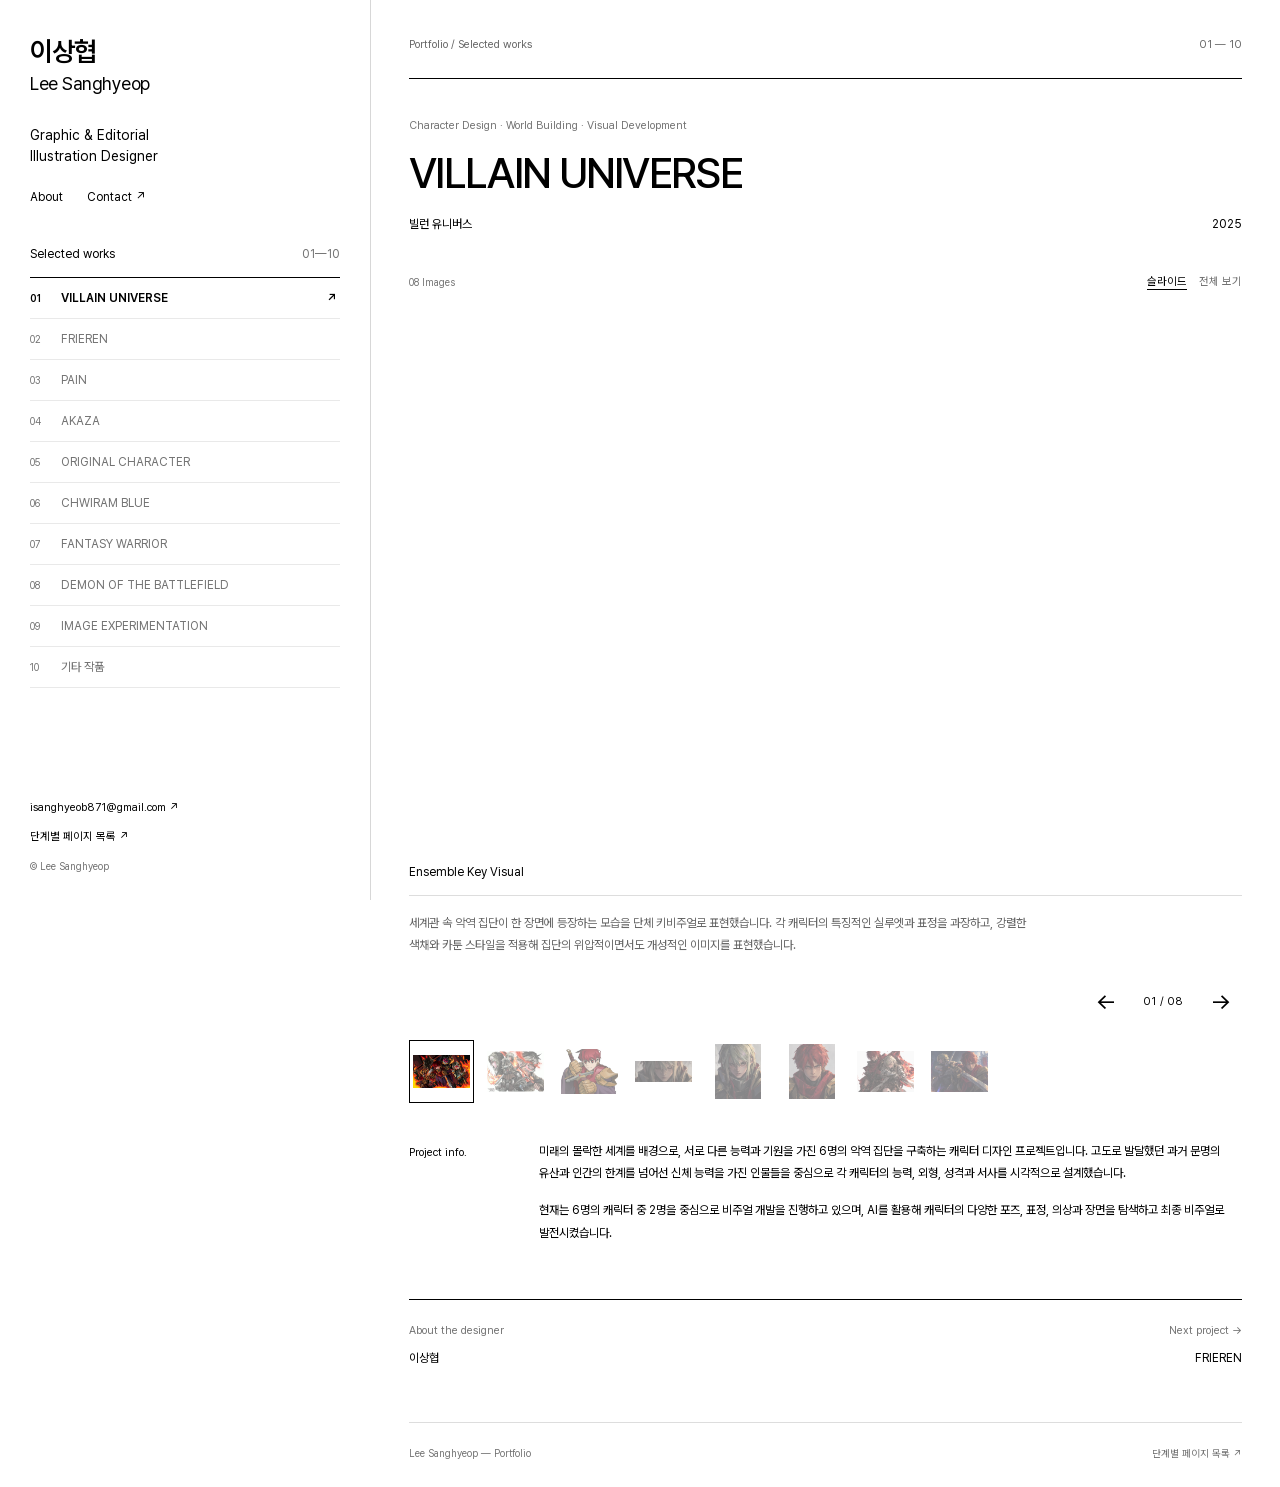
<file: stages/07-final/index.html>
<!doctype html>
<html lang="ko">
<head>
  <meta charset="utf-8">
  <meta name="viewport" content="width=device-width, initial-scale=1">
  <meta name="description" content="디자이너 이상협의 캐릭터 디자인, 일러스트레이션, 그래픽 및 편집 디자인 포트폴리오.">
  <title>이상협 — Lee Sanghyeop | Portfolio</title>
  <link rel="stylesheet" href="style.css">
  <link rel="preload" href="../../assets/fonts/PretendardVariable.woff2" as="font" type="font/woff2" crossorigin>
  <script src="navigation.js" defer></script>
  <script src="gallery.js" defer></script>
</head>
<body>
  <a class="skip-link" href="#main">본문으로 건너뛰기</a>
  <div class="site-shell">
    <aside class="sidebar">
      <div class="identity-row">
        <a class="identity" href="#villain-universe">이상협<span>Lee Sanghyeop</span></a>
        <button class="menu-toggle" type="button" aria-expanded="false" aria-controls="project-navigation" hidden>작품 목록 +</button>
      </div>
      <p class="discipline">Graphic &amp; Editorial<br>Illustration Designer</p>
      <div class="sidebar-links"><a href="#about" data-about-link>About</a><a href="mailto:isanghyeob871@gmail.com">Contact ↗</a></div>
      <div class="project-navigation" id="project-navigation">
        <div class="index-heading">Selected works <span>01—10</span></div>
        <nav aria-label="프로젝트 목록">
          <a class="project-link" href="#villain-universe" data-project-link><span class="number">01</span><span>VILLAIN UNIVERSE</span><span class="arrow" aria-hidden="true">↗</span></a>
          <a class="project-link" href="#frieren" data-project-link><span class="number">02</span><span>FRIEREN</span><span class="arrow" aria-hidden="true">↗</span></a>
          <a class="project-link" href="#pain" data-project-link><span class="number">03</span><span>PAIN</span><span class="arrow" aria-hidden="true">↗</span></a>
          <a class="project-link" href="#akaza" data-project-link><span class="number">04</span><span>AKAZA</span><span class="arrow" aria-hidden="true">↗</span></a>
          <a class="project-link" href="#original-character" data-project-link><span class="number">05</span><span>ORIGINAL CHARACTER</span><span class="arrow" aria-hidden="true">↗</span></a>
          <a class="project-link" href="#chwiram-blue" data-project-link><span class="number">06</span><span>CHWIRAM BLUE</span><span class="arrow" aria-hidden="true">↗</span></a>
          <a class="project-link" href="#fantasy-warrior" data-project-link><span class="number">07</span><span>FANTASY WARRIOR</span><span class="arrow" aria-hidden="true">↗</span></a>
          <a class="project-link" href="#demon-of-the-battlefield" data-project-link><span class="number">08</span><span>DEMON OF THE BATTLEFIELD</span><span class="arrow" aria-hidden="true">↗</span></a>
          <a class="project-link" href="#image-experimentation" data-project-link><span class="number">09</span><span>IMAGE EXPERIMENTATION</span><span class="arrow" aria-hidden="true">↗</span></a>
          <a class="project-link" href="#other-works" data-project-link><span class="number">10</span><span>기타 작품</span><span class="arrow" aria-hidden="true">↗</span></a>
        </nav>
      </div>
      <div class="sidebar-footer"><a href="mailto:isanghyeob871@gmail.com">isanghyeob871@gmail.com ↗</a><a href="../../index.html">단계별 페이지 목록 ↗</a><span>© Lee Sanghyeop</span></div>
    </aside>
    <main class="main" id="main" tabindex="-1">
      <header class="topbar"><span data-breadcrumb>Portfolio / Selected works</span><span data-project-count>01—10</span></header>
      <section class="project" id="villain-universe" aria-labelledby="villain-universe-title" data-panel data-title="VILLAIN UNIVERSE" data-number="01">
        <div class="project-heading">
          <p class="eyebrow">Character Design · World Building · Visual Development</p>
          <h1 id="villain-universe-title" tabindex="-1">VILLAIN UNIVERSE</h1>
          <div class="subheading"><span>빌런 유니버스</span><span>2025</span></div>
        </div>
        <div data-gallery data-default-view="slides">
          <div class="gallery-items">
            <figure class="artwork" data-artwork data-title="Ensemble Key Visual">
              <a class="artwork-open" href="../../assets/artworks/44-1800.webp" aria-label="Ensemble Key Visual 확대 보기">
                <img src="../../assets/artworks/44-1800.webp" alt="Ensemble Key Visual" loading="eager" decoding="async" width="2956" height="1714" srcset="../../assets/artworks/44-400.webp 400w, ../../assets/artworks/44-900.webp 900w, ../../assets/artworks/44-1800.webp 1800w" sizes="(max-width: 760px) calc(100vw - 40px), 65vw" fetchpriority="high">
              </a>
              <figcaption>Ensemble Key Visual</figcaption>
              <p class="artwork-note">세계관 속 악역 집단이 한 장면에 등장하는 모습을 단체 키비주얼로 표현했습니다. 각 캐릭터의 특징적인 실루엣과 표정을 과장하고, 강렬한 색채와 카툰 스타일을 적용해 집단의 위압적이면서도 개성적인 이미지를 표현했습니다.</p>
            </figure>
            <figure class="artwork" data-artwork data-title="Berserker">
              <a class="artwork-open" href="../../assets/artworks/45-1800.webp" aria-label="Berserker 확대 보기">
                <img src="../../assets/artworks/45-1800.webp" alt="Berserker" loading="lazy" decoding="async" width="3508" height="2480" srcset="../../assets/artworks/45-400.webp 400w, ../../assets/artworks/45-900.webp 900w, ../../assets/artworks/45-1800.webp 1800w" sizes="(max-width: 760px) calc(100vw - 40px), 65vw">
              </a>
              <figcaption>Berserker</figcaption>
              <p class="artwork-note">기본 모습과 전투 상태, 능력 발현 상태를 한 스프레드 안에 구성한 캐릭터 디자인 일러스트입니다. 신체의 일부를 극한까지 소모시키며 전투력을 끌어올리는 광폭화형 전투원으로, 자신을 손상시키는 대가로 비정상적인 근력과 속도를 획득합니다. 내부에서 발생한 열과 에너지를 외부로 방출해 화염을 생성하며, 전투가 격렬해질수록 강해지지만 신체 역시 빠르게 붕괴합니다.</p>
            </figure>
            <figure class="artwork" data-artwork data-title="Character Key Art">
              <a class="artwork-open" href="../../assets/artworks/06-1800.webp" aria-label="Character Key Art 확대 보기">
                <img src="../../assets/artworks/06-1800.webp" alt="Character Key Art" loading="lazy" decoding="async" width="3000" height="2409" srcset="../../assets/artworks/06-400.webp 400w, ../../assets/artworks/06-900.webp 900w, ../../assets/artworks/06-1800.webp 1800w" sizes="(max-width: 760px) calc(100vw - 40px), 65vw">
              </a>
              <figcaption>Character Key Art</figcaption>
              <p class="artwork-note">캐릭터의 인상과 디자인 요소를 강조하기 위해 제작한 단독 키비주얼입니다.</p>
            </figure>
            <figure class="artwork" data-artwork data-title="Character Motion Study">
              <a class="artwork-open" href="../../assets/artworks/25-1800.webp" aria-label="Character Motion Study 확대 보기">
                <img src="../../assets/artworks/25-1800.webp" alt="Character Motion Study" loading="lazy" decoding="async" width="1214" height="431" srcset="../../assets/artworks/25-400.webp 400w, ../../assets/artworks/25-900.webp 900w, ../../assets/artworks/25-1800.webp 1214w" sizes="(max-width: 760px) calc(100vw - 40px), 65vw" data-animation="../../assets/artworks/25.gif">
              </a>
              <figcaption>Character Motion Study</figcaption>
              <p class="animation-link"><a href="../../assets/artworks/25.gif">움직이는 이미지 보기 ↗</a></p>
            </figure>
            <figure class="artwork" data-artwork data-title="AI Image Generation — Berserker">
              <a class="artwork-open" href="../../assets/artworks/15-1800.webp" aria-label="AI Image Generation — Berserker 확대 보기">
                <img src="../../assets/artworks/15-1800.webp" alt="AI Image Generation — Berserker" loading="lazy" decoding="async" width="1145" height="1374" srcset="../../assets/artworks/15-400.webp 333w, ../../assets/artworks/15-900.webp 750w, ../../assets/artworks/15-1800.webp 1145w" sizes="(max-width: 760px) calc(100vw - 40px), 65vw">
              </a>
              <figcaption>AI Image Generation — Berserker</figcaption>
              <p class="artwork-note">AI를 활용한 캐릭터 비주얼 탐색.</p>
            </figure>
            <figure class="artwork" data-artwork data-title="AI Image Generation — Character Portrait">
              <a class="artwork-open" href="../../assets/artworks/17-1800.webp" aria-label="AI Image Generation — Character Portrait 확대 보기">
                <img src="../../assets/artworks/17-1800.webp" alt="AI Image Generation — Character Portrait" loading="lazy" decoding="async" width="1145" height="1374" srcset="../../assets/artworks/17-400.webp 333w, ../../assets/artworks/17-900.webp 750w, ../../assets/artworks/17-1800.webp 1145w" sizes="(max-width: 760px) calc(100vw - 40px), 65vw">
              </a>
              <figcaption>AI Image Generation — Character Portrait</figcaption>
              <p class="artwork-note">AI를 활용한 캐릭터 비주얼 탐색.</p>
            </figure>
            <figure class="artwork" data-artwork data-title="AI Image Generation — Duo">
              <a class="artwork-open" href="../../assets/artworks/14-1800.webp" aria-label="AI Image Generation — Duo 확대 보기">
                <img src="../../assets/artworks/14-1800.webp" alt="AI Image Generation — Duo" loading="lazy" decoding="async" width="1492" height="1054" srcset="../../assets/artworks/14-400.webp 400w, ../../assets/artworks/14-900.webp 900w, ../../assets/artworks/14-1800.webp 1492w" sizes="(max-width: 760px) calc(100vw - 40px), 65vw">
              </a>
              <figcaption>AI Image Generation — Duo</figcaption>
              <p class="artwork-note">AI를 활용한 캐릭터 및 장면 탐색.</p>
            </figure>
            <figure class="artwork" data-artwork data-title="AI Image Generation — Battle Scene">
              <a class="artwork-open" href="../../assets/artworks/16-1800.webp" aria-label="AI Image Generation — Battle Scene 확대 보기">
                <img src="../../assets/artworks/16-1800.webp" alt="AI Image Generation — Battle Scene" loading="lazy" decoding="async" width="1495" height="1052" srcset="../../assets/artworks/16-400.webp 400w, ../../assets/artworks/16-900.webp 900w, ../../assets/artworks/16-1800.webp 1495w" sizes="(max-width: 760px) calc(100vw - 40px), 65vw">
              </a>
              <figcaption>AI Image Generation — Battle Scene</figcaption>
              <p class="artwork-note">AI를 활용한 캐릭터 및 장면 탐색.</p>
            </figure>
          </div>
        </div>
        <div class="project-description"><h2>Project info.</h2><div>
          <p>미래의 몰락한 세계를 배경으로, 서로 다른 능력과 기원을 가진 6명의 악역 집단을 구축하는 캐릭터 디자인 프로젝트입니다. 고도로 발달했던 과거 문명의 유산과 인간의 한계를 넘어선 신체 능력을 가진 인물들을 중심으로 각 캐릭터의 능력, 외형, 성격과 서사를 시각적으로 설계했습니다.</p>
          <p>현재는 6명의 캐릭터 중 2명을 중심으로 비주얼 개발을 진행하고 있으며, AI를 활용해 캐릭터의 다양한 포즈, 표정, 의상과 장면을 탐색하고 최종 비주얼로 발전시켰습니다.</p>
        </div></div>
        <nav class="project-pagination" aria-label="프로젝트 이동">
          <a href="#about"><span>About the designer</span><strong>이상협</strong></a>
          <a href="#frieren"><span>Next project →</span><strong>FRIEREN</strong></a>
        </nav>
      </section>
      <section class="project" id="frieren" aria-labelledby="frieren-title" data-panel data-title="FRIEREN" data-number="02">
        <div class="project-heading">
          <p class="eyebrow">Character Illustration</p>
          <h1 id="frieren-title" tabindex="-1">FRIEREN</h1>
          <div class="subheading"><span>캐릭터 일러스트</span><span>2025</span></div>
        </div>
        <div data-gallery data-default-view="slides">
          <div class="gallery-items">
            <figure class="artwork" data-artwork data-title="Character Illustration — Frieren">
              <a class="artwork-open" href="../../assets/artworks/24-1800.webp" aria-label="Character Illustration — Frieren 확대 보기">
                <img src="../../assets/artworks/24-1800.webp" alt="Character Illustration — Frieren" loading="lazy" decoding="async" width="2110" height="1458" srcset="../../assets/artworks/24-400.webp 400w, ../../assets/artworks/24-900.webp 900w, ../../assets/artworks/24-1800.webp 1800w" sizes="(max-width: 760px) calc(100vw - 40px), 65vw">
              </a>
              <figcaption>Character Illustration — Frieren</figcaption>
            </figure>
          </div>
        </div>
        <div class="project-description"><h2>Project info.</h2><div>
          <p>나만의 선화와 채색 방식으로 재해석한 일러스트.</p>
        </div></div>
        <nav class="project-pagination" aria-label="프로젝트 이동">
          <a href="#villain-universe"><span>← Previous project</span><strong>빌런 유니버스</strong></a>
          <a href="#pain"><span>Next project →</span><strong>PAIN</strong></a>
        </nav>
      </section>
      <section class="project" id="pain" aria-labelledby="pain-title" data-panel data-title="PAIN" data-number="03">
        <div class="project-heading">
          <p class="eyebrow">Character Illustration</p>
          <h1 id="pain-title" tabindex="-1">PAIN</h1>
          <div class="subheading"><span>캐릭터 일러스트</span><span>2023</span></div>
        </div>
        <div data-gallery data-default-view="slides">
          <div class="gallery-items">
            <figure class="artwork" data-artwork data-title="Character Illustration — Pain">
              <a class="artwork-open" href="../../assets/artworks/11-1800.webp" aria-label="Character Illustration — Pain 확대 보기">
                <img src="../../assets/artworks/11-1800.webp" alt="Character Illustration — Pain" loading="lazy" decoding="async" width="1512" height="1933" srcset="../../assets/artworks/11-400.webp 313w, ../../assets/artworks/11-900.webp 704w, ../../assets/artworks/11-1800.webp 1408w" sizes="(max-width: 760px) calc(100vw - 40px), 65vw">
              </a>
              <figcaption>Character Illustration — Pain</figcaption>
            </figure>
          </div>
        </div>
        <div class="project-description"><h2>Project info.</h2><div>
          <p>나만의 선화와 채색 방식으로 재해석한 일러스트.</p>
        </div></div>
        <nav class="project-pagination" aria-label="프로젝트 이동">
          <a href="#frieren"><span>← Previous project</span><strong>캐릭터 일러스트</strong></a>
          <a href="#akaza"><span>Next project →</span><strong>AKAZA</strong></a>
        </nav>
      </section>
      <section class="project" id="akaza" aria-labelledby="akaza-title" data-panel data-title="AKAZA" data-number="04">
        <div class="project-heading">
          <p class="eyebrow">Character Illustration</p>
          <h1 id="akaza-title" tabindex="-1">AKAZA</h1>
          <div class="subheading"><span>캐릭터 일러스트</span><span>2023</span></div>
        </div>
        <div data-gallery data-default-view="slides">
          <div class="gallery-items">
            <figure class="artwork" data-artwork data-title="Character Illustration — Akaza">
              <a class="artwork-open" href="../../assets/artworks/03-1800.webp" aria-label="Character Illustration — Akaza 확대 보기">
                <img src="../../assets/artworks/03-1800.webp" alt="Character Illustration — Akaza" loading="lazy" decoding="async" width="2420" height="1668" srcset="../../assets/artworks/03-400.webp 400w, ../../assets/artworks/03-900.webp 900w, ../../assets/artworks/03-1800.webp 1800w" sizes="(max-width: 760px) calc(100vw - 40px), 65vw">
              </a>
              <figcaption>Character Illustration — Akaza</figcaption>
            </figure>
          </div>
        </div>
        <div class="project-description"><h2>Project info.</h2><div>
          <p>나만의 선화와 채색 방식으로 재해석한 일러스트.</p>
        </div></div>
        <nav class="project-pagination" aria-label="프로젝트 이동">
          <a href="#pain"><span>← Previous project</span><strong>캐릭터 일러스트</strong></a>
          <a href="#original-character"><span>Next project →</span><strong>ORIGINAL CHARACTER</strong></a>
        </nav>
      </section>
      <section class="project" id="original-character" aria-labelledby="original-character-title" data-panel data-title="ORIGINAL CHARACTER" data-number="05">
        <div class="project-heading">
          <p class="eyebrow">Original Character Illustration</p>
          <h1 id="original-character-title" tabindex="-1">ORIGINAL CHARACTER</h1>
          <div class="subheading"><span>오리지널 캐릭터 일러스트</span><span></span></div>
        </div>
        <div data-gallery data-default-view="slides">
          <div class="gallery-items">
            <figure class="artwork" data-artwork data-title="Original Character Illustration">
              <a class="artwork-open" href="../../assets/artworks/46-1800.webp" aria-label="Original Character Illustration 확대 보기">
                <img src="../../assets/artworks/46-1800.webp" alt="Original Character Illustration" loading="lazy" decoding="async" width="2926" height="1738" srcset="../../assets/artworks/46-400.webp 400w, ../../assets/artworks/46-900.webp 900w, ../../assets/artworks/46-1800.webp 1800w" sizes="(max-width: 760px) calc(100vw - 40px), 65vw">
              </a>
              <figcaption>Original Character Illustration</figcaption>
            </figure>
          </div>
        </div>
        <nav class="project-pagination" aria-label="프로젝트 이동">
          <a href="#akaza"><span>← Previous project</span><strong>캐릭터 일러스트</strong></a>
          <a href="#chwiram-blue"><span>Next project →</span><strong>CHWIRAM BLUE</strong></a>
        </nav>
      </section>
      <section class="project" id="chwiram-blue" aria-labelledby="chwiram-blue-title" data-panel data-title="CHWIRAM BLUE" data-number="06">
        <div class="project-heading">
          <p class="eyebrow">Graphic Poster</p>
          <h1 id="chwiram-blue-title" tabindex="-1">CHWIRAM BLUE</h1>
          <div class="subheading"><span>한국 전통의 색과 이미지</span><span></span></div>
        </div>
        <div data-gallery data-default-view="slides">
          <div class="gallery-items">
            <figure class="artwork" data-artwork data-title="CHWIRAM BLUE">
              <a class="artwork-open" href="../../assets/artworks/28-1800.webp" aria-label="CHWIRAM BLUE 확대 보기">
                <img src="../../assets/artworks/28-1800.webp" alt="CHWIRAM BLUE" loading="lazy" decoding="async" width="7016" height="10287" srcset="../../assets/artworks/28-400.webp 273w, ../../assets/artworks/28-900.webp 614w, ../../assets/artworks/28-1800.webp 1228w" sizes="(max-width: 760px) calc(100vw - 40px), 65vw">
              </a>
              <figcaption>CHWIRAM BLUE</figcaption>
            </figure>
          </div>
        </div>
        <div class="project-description"><h2>Project info.</h2><div>
          <p>한국 전통의 색채와 이미지를 현대적인 그래픽으로 재해석한 포스터 작업.</p>
        </div></div>
        <nav class="project-pagination" aria-label="프로젝트 이동">
          <a href="#original-character"><span>← Previous project</span><strong>오리지널 캐릭터 일러스트</strong></a>
          <a href="#fantasy-warrior"><span>Next project →</span><strong>FANTASY WARRIOR</strong></a>
        </nav>
      </section>
      <section class="project" id="fantasy-warrior" aria-labelledby="fantasy-warrior-title" data-panel data-title="FANTASY WARRIOR" data-number="07">
        <div class="project-heading">
          <p class="eyebrow">Character Sketch</p>
          <h1 id="fantasy-warrior-title" tabindex="-1">FANTASY WARRIOR</h1>
          <div class="subheading"><span>캐릭터 스케치</span><span></span></div>
        </div>
        <div data-gallery data-default-view="slides">
          <div class="gallery-items">
            <figure class="artwork" data-artwork data-title="Fantasy Warrior — Sketch 01">
              <a class="artwork-open" href="../../assets/artworks/21-1800.webp" aria-label="Fantasy Warrior — Sketch 01 확대 보기">
                <img src="../../assets/artworks/21-1800.webp" alt="Fantasy Warrior — Sketch 01" loading="lazy" decoding="async" width="1181" height="831" srcset="../../assets/artworks/21-400.webp 400w, ../../assets/artworks/21-900.webp 900w, ../../assets/artworks/21-1800.webp 1181w" sizes="(max-width: 760px) calc(100vw - 40px), 65vw">
              </a>
              <figcaption>Fantasy Warrior — Sketch 01</figcaption>
            </figure>
            <figure class="artwork" data-artwork data-title="Fantasy Warrior — Sketch 02">
              <a class="artwork-open" href="../../assets/artworks/20-1800.webp" aria-label="Fantasy Warrior — Sketch 02 확대 보기">
                <img src="../../assets/artworks/20-1800.webp" alt="Fantasy Warrior — Sketch 02" loading="lazy" decoding="async" width="2645" height="1838" srcset="../../assets/artworks/20-400.webp 400w, ../../assets/artworks/20-900.webp 900w, ../../assets/artworks/20-1800.webp 1800w" sizes="(max-width: 760px) calc(100vw - 40px), 65vw">
              </a>
              <figcaption>Fantasy Warrior — Sketch 02</figcaption>
            </figure>
            <figure class="artwork" data-artwork data-title="Fantasy Warrior — Sketch 03">
              <a class="artwork-open" href="../../assets/artworks/23-1800.webp" aria-label="Fantasy Warrior — Sketch 03 확대 보기">
                <img src="../../assets/artworks/23-1800.webp" alt="Fantasy Warrior — Sketch 03" loading="lazy" decoding="async" width="2117" height="1906" srcset="../../assets/artworks/23-400.webp 400w, ../../assets/artworks/23-900.webp 900w, ../../assets/artworks/23-1800.webp 1800w" sizes="(max-width: 760px) calc(100vw - 40px), 65vw">
              </a>
              <figcaption>Fantasy Warrior — Sketch 03</figcaption>
            </figure>
            <figure class="artwork" data-artwork data-title="Fantasy Warrior — Sketch 04">
              <a class="artwork-open" href="../../assets/artworks/19-1800.webp" aria-label="Fantasy Warrior — Sketch 04 확대 보기">
                <img src="../../assets/artworks/19-1800.webp" alt="Fantasy Warrior — Sketch 04" loading="lazy" decoding="async" width="2420" height="1668" srcset="../../assets/artworks/19-400.webp 400w, ../../assets/artworks/19-900.webp 900w, ../../assets/artworks/19-1800.webp 1800w" sizes="(max-width: 760px) calc(100vw - 40px), 65vw">
              </a>
              <figcaption>Fantasy Warrior — Sketch 04</figcaption>
            </figure>
          </div>
        </div>
        <nav class="project-pagination" aria-label="프로젝트 이동">
          <a href="#chwiram-blue"><span>← Previous project</span><strong>한국 전통의 색과 이미지</strong></a>
          <a href="#demon-of-the-battlefield"><span>Next project →</span><strong>DEMON OF THE BATTLEFIELD</strong></a>
        </nav>
      </section>
      <section class="project" id="demon-of-the-battlefield" aria-labelledby="demon-of-the-battlefield-title" data-panel data-title="DEMON OF THE BATTLEFIELD" data-number="08">
        <div class="project-heading">
          <p class="eyebrow">Graphic Poster</p>
          <h1 id="demon-of-the-battlefield-title" tabindex="-1">DEMON OF THE BATTLEFIELD</h1>
          <div class="subheading"><span>전장의 악마</span><span></span></div>
        </div>
        <div data-gallery data-default-view="slides">
          <div class="gallery-items">
            <figure class="artwork" data-artwork data-title="Demon of the Battlefield">
              <a class="artwork-open" href="../../assets/artworks/42-1800.webp" aria-label="Demon of the Battlefield 확대 보기">
                <img src="../../assets/artworks/42-1800.webp" alt="Demon of the Battlefield" loading="lazy" decoding="async" width="3508" height="4961" srcset="../../assets/artworks/42-400.webp 283w, ../../assets/artworks/42-900.webp 636w, ../../assets/artworks/42-1800.webp 1273w" sizes="(max-width: 760px) calc(100vw - 40px), 65vw">
              </a>
              <figcaption>Demon of the Battlefield</figcaption>
            </figure>
          </div>
        </div>
        <div class="project-description"><h2>Project info.</h2><div>
          <p>중세 기사의 전쟁과 그 이면에 존재하는 폭력성을 주제로 제작한 그래픽 포스터.</p>
        </div></div>
        <nav class="project-pagination" aria-label="프로젝트 이동">
          <a href="#fantasy-warrior"><span>← Previous project</span><strong>캐릭터 스케치</strong></a>
          <a href="#image-experimentation"><span>Next project →</span><strong>IMAGE EXPERIMENTATION</strong></a>
        </nav>
      </section>
      <section class="project" id="image-experimentation" aria-labelledby="image-experimentation-title" data-panel data-title="IMAGE EXPERIMENTATION" data-number="09">
        <div class="project-heading">
          <p class="eyebrow">Photoshop Experiment</p>
          <h1 id="image-experimentation-title" tabindex="-1">IMAGE EXPERIMENTATION</h1>
          <div class="subheading"><span>이미지 실험</span><span></span></div>
        </div>
        <div data-gallery data-default-view="slides">
          <div class="gallery-items">
            <figure class="artwork" data-artwork data-title="Image Experimentation">
              <a class="artwork-open" href="../../assets/artworks/47-1800.webp" aria-label="Image Experimentation 확대 보기">
                <img src="../../assets/artworks/47-1800.webp" alt="Image Experimentation" loading="lazy" decoding="async" width="2480" height="3508" srcset="../../assets/artworks/47-400.webp 283w, ../../assets/artworks/47-900.webp 636w, ../../assets/artworks/47-1800.webp 1273w" sizes="(max-width: 760px) calc(100vw - 40px), 65vw">
              </a>
              <figcaption>Image Experimentation</figcaption>
            </figure>
          </div>
        </div>
        <div class="project-description"><h2>Project info.</h2><div>
          <p>새로운 시각적 이미지를 제작한 Photoshop 실험 작업.</p>
        </div></div>
        <nav class="project-pagination" aria-label="프로젝트 이동">
          <a href="#demon-of-the-battlefield"><span>← Previous project</span><strong>전장의 악마</strong></a>
          <a href="#other-works"><span>Next project →</span><strong>OTHER WORKS</strong></a>
        </nav>
      </section>
      <section class="project" id="other-works" aria-labelledby="other-works-title" data-panel data-title="OTHER WORKS" data-number="10">
        <div class="project-heading">
          <p class="eyebrow">Drawing · Graphic · Editorial</p>
          <h1 id="other-works-title" tabindex="-1">OTHER WORKS</h1>
          <div class="subheading"><span>기타 작품</span><span></span></div>
        </div>
        <div data-gallery data-default-view="grid">
          <div class="gallery-items">
            <figure class="artwork" data-artwork data-title="캐릭터 일러스트">
              <a class="artwork-open" href="../../assets/artworks/22-1800.webp" aria-label="캐릭터 일러스트 확대 보기">
                <img src="../../assets/artworks/22-1800.webp" alt="캐릭터 일러스트" loading="lazy" decoding="async" width="1567" height="2420" srcset="../../assets/artworks/22-400.webp 259w, ../../assets/artworks/22-900.webp 583w, ../../assets/artworks/22-1800.webp 1166w" sizes="(max-width: 760px) calc(100vw - 40px), 65vw">
              </a>
              <figcaption>캐릭터 일러스트</figcaption>
            </figure>
            <figure class="artwork" data-artwork data-title="캐릭터 드로잉">
              <a class="artwork-open" href="../../assets/artworks/18-1800.webp" aria-label="캐릭터 드로잉 확대 보기">
                <img src="../../assets/artworks/18-1800.webp" alt="캐릭터 드로잉" loading="lazy" decoding="async" width="2420" height="1668" srcset="../../assets/artworks/18-400.webp 400w, ../../assets/artworks/18-900.webp 900w, ../../assets/artworks/18-1800.webp 1800w" sizes="(max-width: 760px) calc(100vw - 40px), 65vw">
              </a>
              <figcaption>캐릭터 드로잉</figcaption>
            </figure>
            <figure class="artwork" data-artwork data-title="캐릭터 일러스트 — 02">
              <a class="artwork-open" href="../../assets/artworks/02-1800.webp" aria-label="캐릭터 일러스트 — 02 확대 보기">
                <img src="../../assets/artworks/02-1800.webp" alt="캐릭터 일러스트 — 02" loading="lazy" decoding="async" width="1450" height="1933" srcset="../../assets/artworks/02-400.webp 300w, ../../assets/artworks/02-900.webp 675w, ../../assets/artworks/02-1800.webp 1350w" sizes="(max-width: 760px) calc(100vw - 40px), 65vw">
              </a>
              <figcaption>캐릭터 일러스트 — 02</figcaption>
            </figure>
            <figure class="artwork" data-artwork data-title="캐릭터 선화">
              <a class="artwork-open" href="../../assets/artworks/01-1800.webp" aria-label="캐릭터 선화 확대 보기">
                <img src="../../assets/artworks/01-1800.webp" alt="캐릭터 선화" loading="lazy" decoding="async" width="1200" height="1762" srcset="../../assets/artworks/01-400.webp 272w, ../../assets/artworks/01-900.webp 613w, ../../assets/artworks/01-1800.webp 1200w" sizes="(max-width: 760px) calc(100vw - 40px), 65vw">
              </a>
              <figcaption>캐릭터 선화</figcaption>
            </figure>
            <figure class="artwork" data-artwork data-title="SCARLET RED">
              <a class="artwork-open" href="../../assets/artworks/43-1800.webp" aria-label="SCARLET RED 확대 보기">
                <img src="../../assets/artworks/43-1800.webp" alt="SCARLET RED" loading="lazy" decoding="async" width="7016" height="10292" srcset="../../assets/artworks/43-400.webp 273w, ../../assets/artworks/43-900.webp 614w, ../../assets/artworks/43-1800.webp 1227w" sizes="(max-width: 760px) calc(100vw - 40px), 65vw">
              </a>
              <figcaption>SCARLET RED</figcaption>
            </figure>
            <figure class="artwork" data-artwork data-title="ADSCENT — 브랜드 디자인">
              <a class="artwork-open" href="../../assets/artworks/26-1800.webp" aria-label="ADSCENT — 브랜드 디자인 확대 보기">
                <img src="../../assets/artworks/26-1800.webp" alt="ADSCENT — 브랜드 디자인" loading="lazy" decoding="async" width="2185" height="3071" srcset="../../assets/artworks/26-400.webp 285w, ../../assets/artworks/26-900.webp 640w, ../../assets/artworks/26-1800.webp 1281w" sizes="(max-width: 760px) calc(100vw - 40px), 65vw">
              </a>
              <figcaption>ADSCENT — 브랜드 디자인</figcaption>
            </figure>
            <figure class="artwork" data-artwork data-title="ADSCENT — 디자인 응용">
              <a class="artwork-open" href="../../assets/artworks/27-1800.webp" aria-label="ADSCENT — 디자인 응용 확대 보기">
                <img src="../../assets/artworks/27-1800.webp" alt="ADSCENT — 디자인 응용" loading="lazy" decoding="async" width="2185" height="3071" srcset="../../assets/artworks/27-400.webp 285w, ../../assets/artworks/27-900.webp 640w, ../../assets/artworks/27-1800.webp 1281w" sizes="(max-width: 760px) calc(100vw - 40px), 65vw">
              </a>
              <figcaption>ADSCENT — 디자인 응용</figcaption>
            </figure>
            <figure class="artwork" data-artwork data-title="COURAGE — 표지">
              <a class="artwork-open" href="../../assets/artworks/48-1800.webp" aria-label="COURAGE — 표지 확대 보기">
                <img src="../../assets/artworks/48-1800.webp" alt="COURAGE — 표지" loading="lazy" decoding="async" width="2480" height="3508" srcset="../../assets/artworks/48-400.webp 283w, ../../assets/artworks/48-900.webp 636w, ../../assets/artworks/48-1800.webp 1273w" sizes="(max-width: 760px) calc(100vw - 40px), 65vw">
              </a>
              <figcaption>COURAGE — 표지</figcaption>
            </figure>
            <figure class="artwork" data-artwork data-title="COURAGE — 편집 디자인">
              <a class="artwork-open" href="../../assets/artworks/10-1800.webp" aria-label="COURAGE — 편집 디자인 확대 보기">
                <img src="../../assets/artworks/10-1800.webp" alt="COURAGE — 편집 디자인" loading="lazy" decoding="async" width="5000" height="3530" srcset="../../assets/artworks/10-400.webp 400w, ../../assets/artworks/10-900.webp 900w, ../../assets/artworks/10-1800.webp 1800w" sizes="(max-width: 760px) calc(100vw - 40px), 65vw">
              </a>
              <figcaption>COURAGE — 편집 디자인</figcaption>
            </figure>
            <figure class="artwork" data-artwork data-title="COURAGE — 01">
              <a class="artwork-open" href="../../assets/artworks/30-1800.webp" aria-label="COURAGE — 01 확대 보기">
                <img src="../../assets/artworks/30-1800.webp" alt="COURAGE — 01" loading="lazy" decoding="async" width="2220" height="3106" srcset="../../assets/artworks/30-400.webp 286w, ../../assets/artworks/30-900.webp 643w, ../../assets/artworks/30-1800.webp 1287w" sizes="(max-width: 760px) calc(100vw - 40px), 65vw">
              </a>
              <figcaption>COURAGE — 01</figcaption>
            </figure>
            <figure class="artwork" data-artwork data-title="COURAGE — 02">
              <a class="artwork-open" href="../../assets/artworks/31-1800.webp" aria-label="COURAGE — 02 확대 보기">
                <img src="../../assets/artworks/31-1800.webp" alt="COURAGE — 02" loading="lazy" decoding="async" width="2220" height="3106" srcset="../../assets/artworks/31-400.webp 286w, ../../assets/artworks/31-900.webp 643w, ../../assets/artworks/31-1800.webp 1287w" sizes="(max-width: 760px) calc(100vw - 40px), 65vw">
              </a>
              <figcaption>COURAGE — 02</figcaption>
            </figure>
            <figure class="artwork" data-artwork data-title="COURAGE — 03">
              <a class="artwork-open" href="../../assets/artworks/32-1800.webp" aria-label="COURAGE — 03 확대 보기">
                <img src="../../assets/artworks/32-1800.webp" alt="COURAGE — 03" loading="lazy" decoding="async" width="2220" height="3106" srcset="../../assets/artworks/32-400.webp 286w, ../../assets/artworks/32-900.webp 643w, ../../assets/artworks/32-1800.webp 1287w" sizes="(max-width: 760px) calc(100vw - 40px), 65vw">
              </a>
              <figcaption>COURAGE — 03</figcaption>
            </figure>
            <figure class="artwork" data-artwork data-title="COURAGE — 04">
              <a class="artwork-open" href="../../assets/artworks/33-1800.webp" aria-label="COURAGE — 04 확대 보기">
                <img src="../../assets/artworks/33-1800.webp" alt="COURAGE — 04" loading="lazy" decoding="async" width="2220" height="3106" srcset="../../assets/artworks/33-400.webp 286w, ../../assets/artworks/33-900.webp 643w, ../../assets/artworks/33-1800.webp 1287w" sizes="(max-width: 760px) calc(100vw - 40px), 65vw">
              </a>
              <figcaption>COURAGE — 04</figcaption>
            </figure>
            <figure class="artwork" data-artwork data-title="COURAGE — 05">
              <a class="artwork-open" href="../../assets/artworks/34-1800.webp" aria-label="COURAGE — 05 확대 보기">
                <img src="../../assets/artworks/34-1800.webp" alt="COURAGE — 05" loading="lazy" decoding="async" width="2220" height="3106" srcset="../../assets/artworks/34-400.webp 286w, ../../assets/artworks/34-900.webp 643w, ../../assets/artworks/34-1800.webp 1287w" sizes="(max-width: 760px) calc(100vw - 40px), 65vw">
              </a>
              <figcaption>COURAGE — 05</figcaption>
            </figure>
            <figure class="artwork" data-artwork data-title="COURAGE — 06">
              <a class="artwork-open" href="../../assets/artworks/35-1800.webp" aria-label="COURAGE — 06 확대 보기">
                <img src="../../assets/artworks/35-1800.webp" alt="COURAGE — 06" loading="lazy" decoding="async" width="2220" height="3106" srcset="../../assets/artworks/35-400.webp 286w, ../../assets/artworks/35-900.webp 643w, ../../assets/artworks/35-1800.webp 1287w" sizes="(max-width: 760px) calc(100vw - 40px), 65vw">
              </a>
              <figcaption>COURAGE — 06</figcaption>
            </figure>
            <figure class="artwork" data-artwork data-title="COURAGE — 07">
              <a class="artwork-open" href="../../assets/artworks/36-1800.webp" aria-label="COURAGE — 07 확대 보기">
                <img src="../../assets/artworks/36-1800.webp" alt="COURAGE — 07" loading="lazy" decoding="async" width="2220" height="3106" srcset="../../assets/artworks/36-400.webp 286w, ../../assets/artworks/36-900.webp 643w, ../../assets/artworks/36-1800.webp 1287w" sizes="(max-width: 760px) calc(100vw - 40px), 65vw">
              </a>
              <figcaption>COURAGE — 07</figcaption>
            </figure>
            <figure class="artwork" data-artwork data-title="COURAGE — 08">
              <a class="artwork-open" href="../../assets/artworks/37-1800.webp" aria-label="COURAGE — 08 확대 보기">
                <img src="../../assets/artworks/37-1800.webp" alt="COURAGE — 08" loading="lazy" decoding="async" width="2220" height="3106" srcset="../../assets/artworks/37-400.webp 286w, ../../assets/artworks/37-900.webp 643w, ../../assets/artworks/37-1800.webp 1287w" sizes="(max-width: 760px) calc(100vw - 40px), 65vw">
              </a>
              <figcaption>COURAGE — 08</figcaption>
            </figure>
            <figure class="artwork" data-artwork data-title="COURAGE — 09">
              <a class="artwork-open" href="../../assets/artworks/38-1800.webp" aria-label="COURAGE — 09 확대 보기">
                <img src="../../assets/artworks/38-1800.webp" alt="COURAGE — 09" loading="lazy" decoding="async" width="2220" height="3106" srcset="../../assets/artworks/38-400.webp 286w, ../../assets/artworks/38-900.webp 643w, ../../assets/artworks/38-1800.webp 1287w" sizes="(max-width: 760px) calc(100vw - 40px), 65vw">
              </a>
              <figcaption>COURAGE — 09</figcaption>
            </figure>
            <figure class="artwork" data-artwork data-title="COURAGE — 10">
              <a class="artwork-open" href="../../assets/artworks/39-1800.webp" aria-label="COURAGE — 10 확대 보기">
                <img src="../../assets/artworks/39-1800.webp" alt="COURAGE — 10" loading="lazy" decoding="async" width="2220" height="3106" srcset="../../assets/artworks/39-400.webp 286w, ../../assets/artworks/39-900.webp 643w, ../../assets/artworks/39-1800.webp 1287w" sizes="(max-width: 760px) calc(100vw - 40px), 65vw">
              </a>
              <figcaption>COURAGE — 10</figcaption>
            </figure>
            <figure class="artwork" data-artwork data-title="COURAGE — 11">
              <a class="artwork-open" href="../../assets/artworks/40-1800.webp" aria-label="COURAGE — 11 확대 보기">
                <img src="../../assets/artworks/40-1800.webp" alt="COURAGE — 11" loading="lazy" decoding="async" width="2220" height="3106" srcset="../../assets/artworks/40-400.webp 286w, ../../assets/artworks/40-900.webp 643w, ../../assets/artworks/40-1800.webp 1287w" sizes="(max-width: 760px) calc(100vw - 40px), 65vw">
              </a>
              <figcaption>COURAGE — 11</figcaption>
            </figure>
            <figure class="artwork" data-artwork data-title="COURAGE — 12">
              <a class="artwork-open" href="../../assets/artworks/41-1800.webp" aria-label="COURAGE — 12 확대 보기">
                <img src="../../assets/artworks/41-1800.webp" alt="COURAGE — 12" loading="lazy" decoding="async" width="2220" height="3106" srcset="../../assets/artworks/41-400.webp 286w, ../../assets/artworks/41-900.webp 643w, ../../assets/artworks/41-1800.webp 1287w" sizes="(max-width: 760px) calc(100vw - 40px), 65vw">
              </a>
              <figcaption>COURAGE — 12</figcaption>
            </figure>
            <figure class="artwork" data-artwork data-title="AI Image Generation — Expression Study 01">
              <a class="artwork-open" href="../../assets/artworks/12-1800.webp" aria-label="AI Image Generation — Expression Study 01 확대 보기">
                <img src="../../assets/artworks/12-1800.webp" alt="AI Image Generation — Expression Study 01" loading="lazy" decoding="async" width="1145" height="1374" srcset="../../assets/artworks/12-400.webp 333w, ../../assets/artworks/12-900.webp 750w, ../../assets/artworks/12-1800.webp 1145w" sizes="(max-width: 760px) calc(100vw - 40px), 65vw">
              </a>
              <figcaption>AI Image Generation — Expression Study 01</figcaption>
              <p class="artwork-note">AI를 활용한 캐릭터 표정 탐색.</p>
            </figure>
            <figure class="artwork" data-artwork data-title="AI Image Generation — Expression Study 02">
              <a class="artwork-open" href="../../assets/artworks/13-1800.webp" aria-label="AI Image Generation — Expression Study 02 확대 보기">
                <img src="../../assets/artworks/13-1800.webp" alt="AI Image Generation — Expression Study 02" loading="lazy" decoding="async" width="1172" height="1342" srcset="../../assets/artworks/13-400.webp 349w, ../../assets/artworks/13-900.webp 786w, ../../assets/artworks/13-1800.webp 1172w" sizes="(max-width: 760px) calc(100vw - 40px), 65vw">
              </a>
              <figcaption>AI Image Generation — Expression Study 02</figcaption>
              <p class="artwork-note">AI를 활용한 캐릭터 표정 탐색.</p>
            </figure>
          </div>
        </div>
        <div class="project-description"><h2>Project info.</h2><div>
          <p>드로잉과 그래픽, 편집 디자인 작업을 모았습니다.</p>
        </div></div>
        <nav class="project-pagination" aria-label="프로젝트 이동">
          <a href="#image-experimentation"><span>← Previous project</span><strong>이미지 실험</strong></a>
          <a href="#villain-universe"><span>Back to the beginning ↗</span><strong>VILLAIN UNIVERSE</strong></a>
        </nav>
      </section>
      <section class="project about" id="about" data-panel data-title="About" aria-labelledby="about-title">
        <p class="eyebrow">About the designer</p>
        <h1 id="about-title" tabindex="-1">이상협<br><span class="about-english">Lee Sanghyeop</span></h1>
        <div class="about-intro"><p>Graphic &amp; Editorial<br>Illustration Designer</p><img src="../../assets/artworks/portrait.webp" alt="디자이너 이상협의 프로필 사진" width="200" height="200" loading="lazy"></div>
        <div class="bio-section"><h2>Contact</h2><a href="mailto:isanghyeob871@gmail.com">isanghyeob871@gmail.com ↗</a></div>
        <div class="bio-section"><h2>Education</h2><div><p>Baekseok Arts University<br>Visual Communication Design</p><span class="muted">2023 — 2026</span></div></div>
        <div class="bio-section"><h2>Experience</h2><div><p><span class="muted">2023</span><br>Vice Representative, School of Design</p><p><span class="muted">2026</span><br>Graduation Committee,<br>Baekseok Arts University</p></div></div>
        <div class="bio-section"><h2>Certification</h2><p>Adobe Photoshop Certification<br>Adobe Illustrator Certification</p></div>
        <div class="bio-section"><h2>Tools</h2><p>InDesign, Figma, Photoshop,<br>Illustrator, Clip Studio, After Effects</p></div>
      </section>
      <footer class="main-footer"><span>Lee Sanghyeop — Portfolio</span><a href="../../index.html">단계별 페이지 목록 ↗</a></footer>
    </main>
  </div>
  <dialog class="lightbox" aria-label="작품 확대 보기">
    <div class="lightbox-header"><span data-lightbox-project></span><button type="button" data-lightbox-close autofocus>닫기 ×</button></div>
    <div class="lightbox-art"><img alt=""></div>
    <div class="lightbox-footer"><span data-lightbox-title aria-live="polite"></span><div class="slide-controls"><button type="button" data-lightbox-prev aria-label="이전 이미지">←</button><span data-lightbox-count></span><button type="button" data-lightbox-next aria-label="다음 이미지">→</button></div></div>
  </dialog>
</body>
</html>
</file>
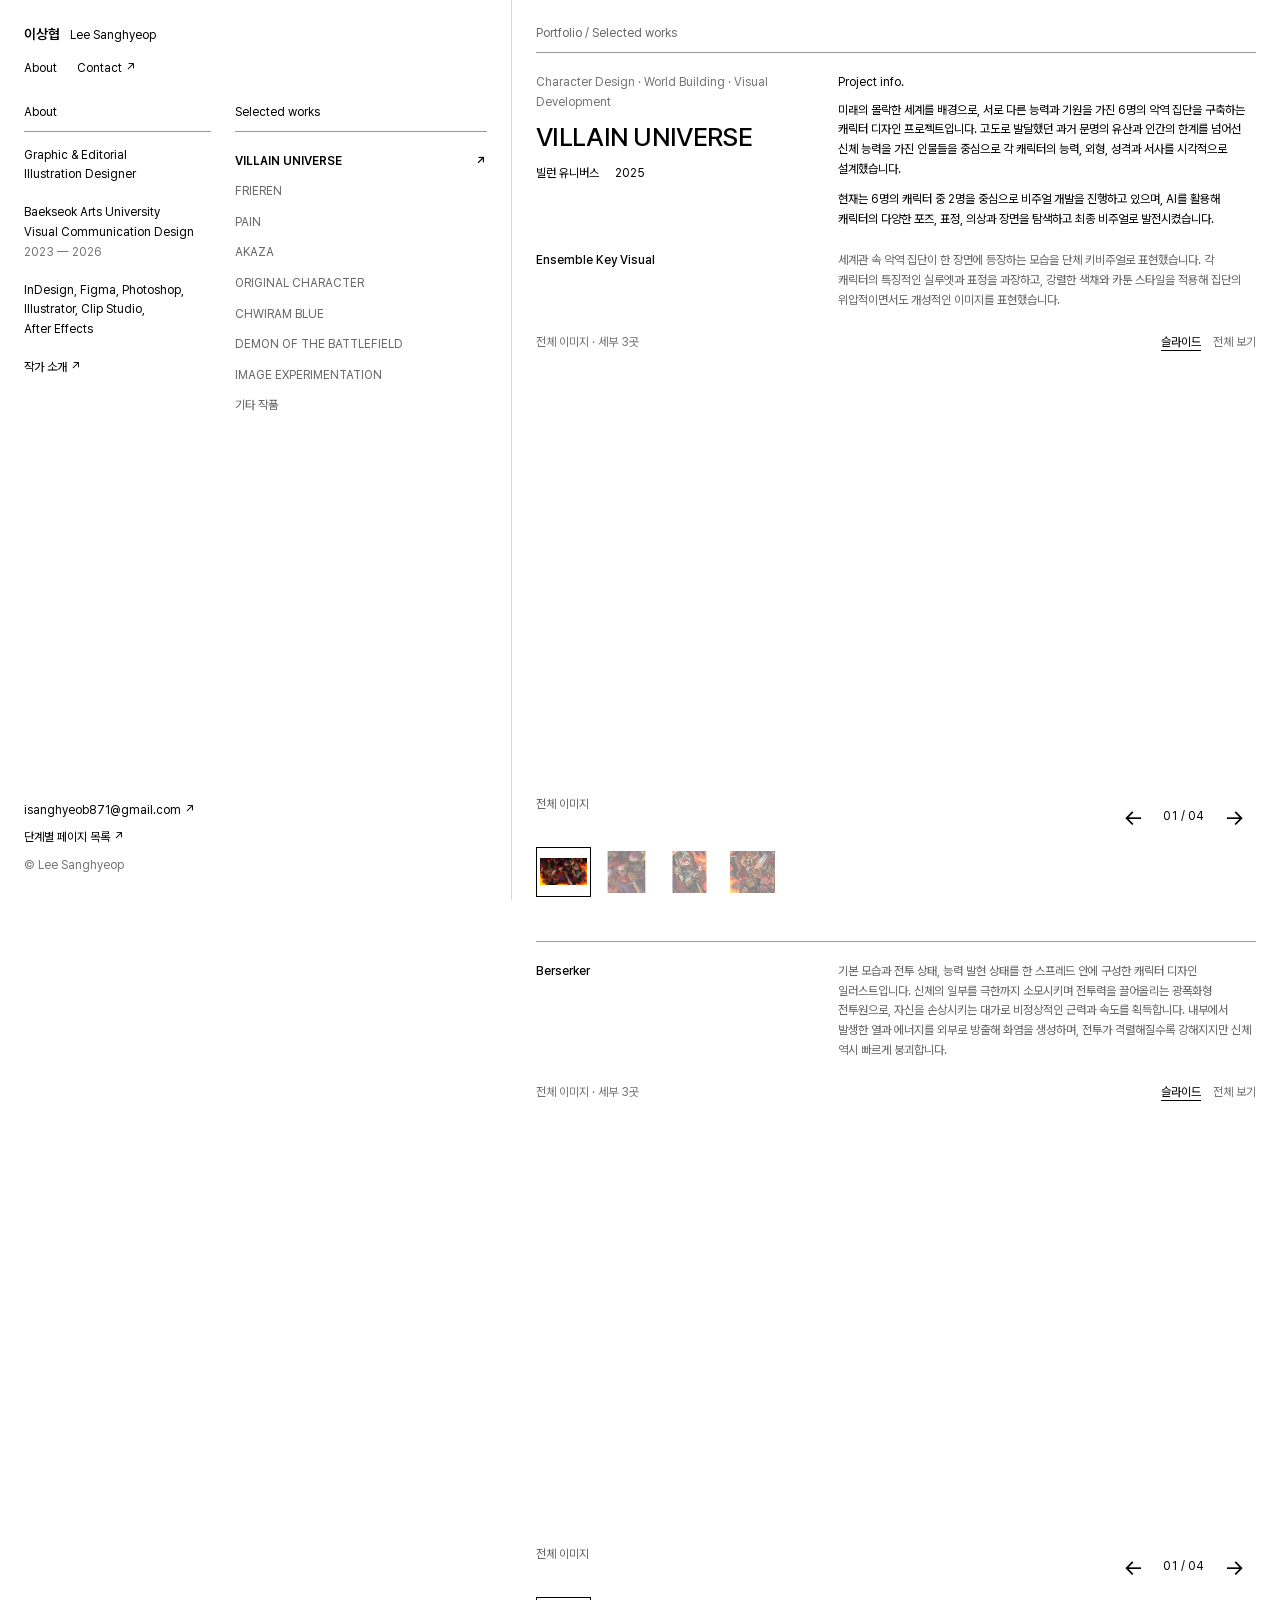
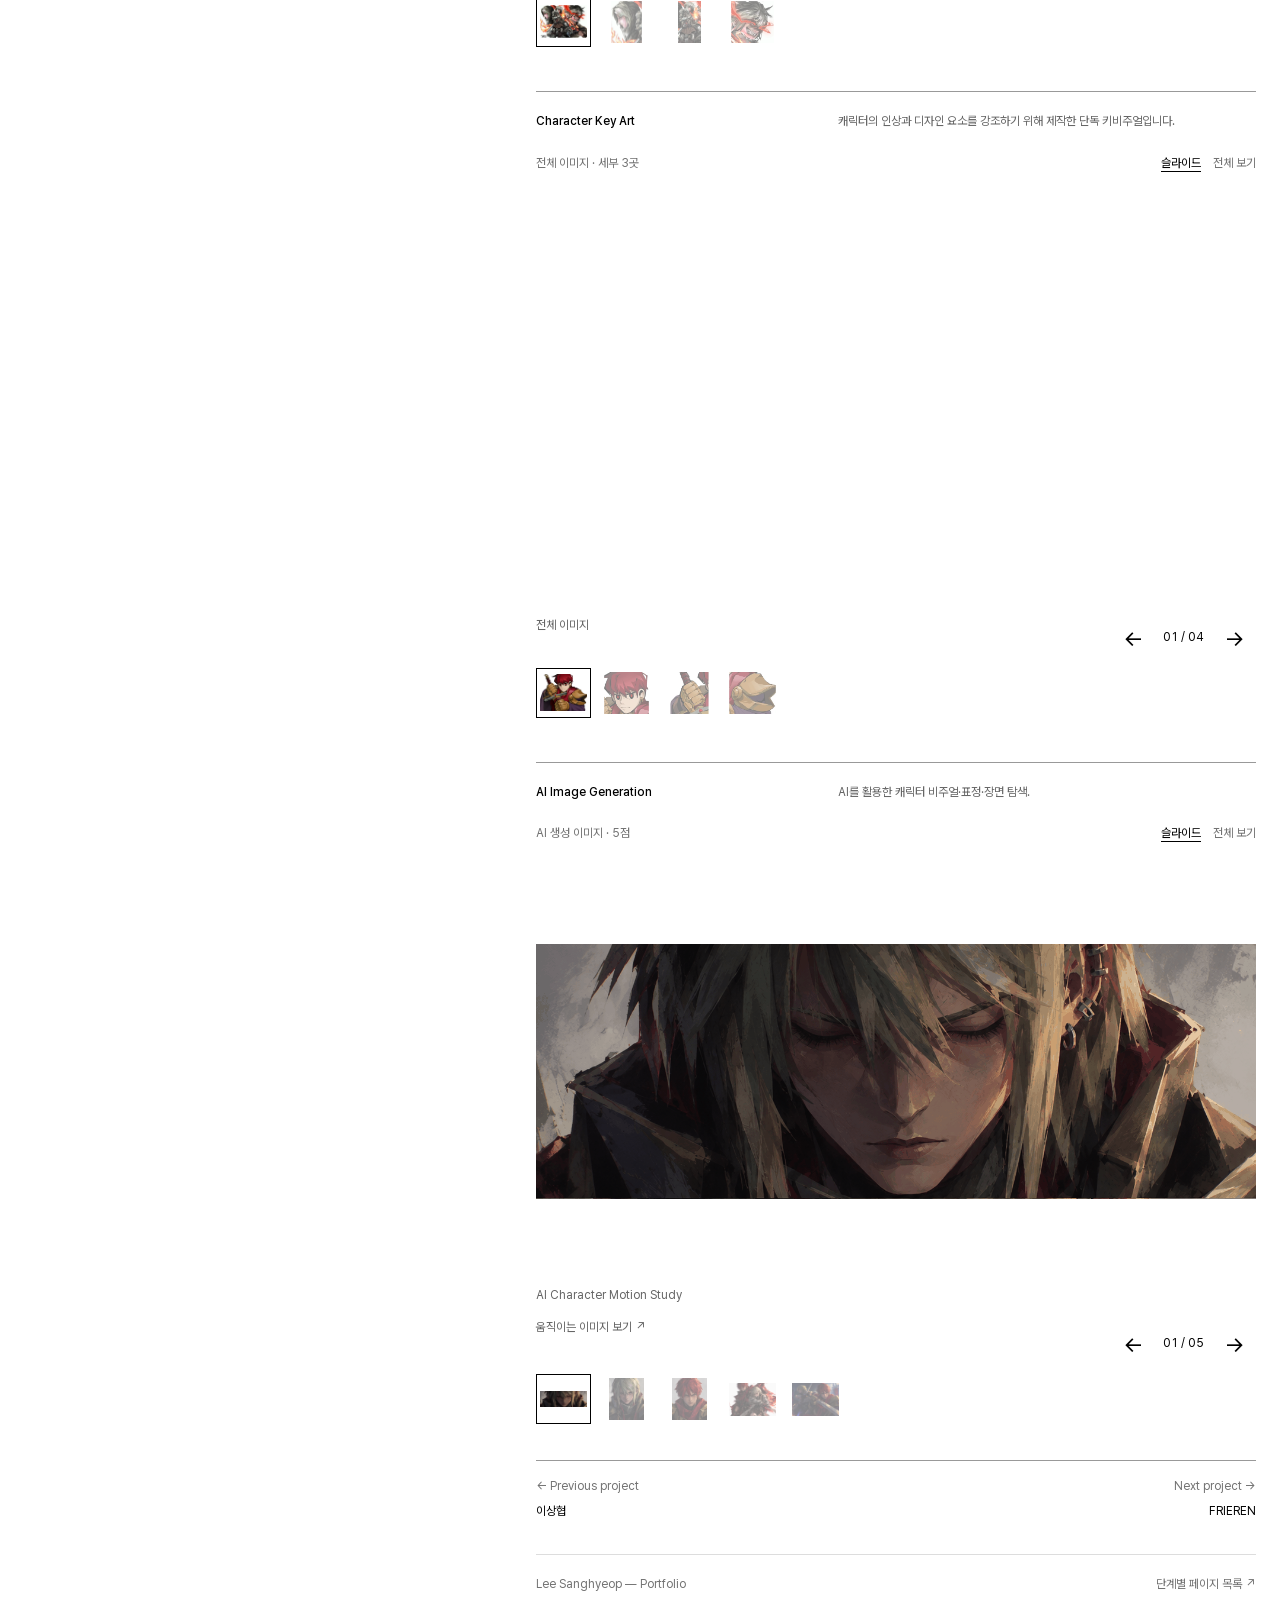
<file: stages/08-style-revision/index.html>
<!doctype html>
<html lang="ko">
<head>
  <meta charset="utf-8">
  <meta name="viewport" content="width=device-width, initial-scale=1">
  <meta name="description" content="디자이너 이상협의 캐릭터 디자인, 일러스트레이션, 그래픽 및 편집 디자인 포트폴리오.">
  <title>이상협 — Lee Sanghyeop | Portfolio</title>
  <link rel="stylesheet" href="style.css">
  <link rel="preload" href="../../assets/fonts/PretendardVariable.woff2" as="font" type="font/woff2" crossorigin>
  <script src="navigation.js" defer></script>
  <script src="gallery.js" defer></script>
</head>
<body>
  <a class="skip-link" href="#main">본문으로 건너뛰기</a>
  <div class="site-shell">
    <aside class="sidebar">
      <div class="identity-row">
        <a class="identity" href="#villain-universe">이상협<span>Lee Sanghyeop</span></a>
        <button class="menu-toggle" type="button" aria-expanded="false" aria-controls="project-navigation" hidden>작품 목록 +</button>
      </div>
      <div class="sidebar-links"><a href="#about" data-about-link>About</a><a href="mailto:isanghyeob871@gmail.com">Contact ↗</a></div>
      <div class="sidebar-columns">
        <div class="designer-summary">
          <h2>About</h2>
          <p>Graphic &amp; Editorial<br>Illustration Designer</p>
          <p>Baekseok Arts University<br>Visual Communication Design<br><span class="muted">2023 — 2026</span></p>
          <p>InDesign, Figma, Photoshop,<br>Illustrator, Clip Studio,<br>After Effects</p>
          <a href="#about" data-about-link>작가 소개 ↗</a>
        </div>
        <div class="project-navigation" id="project-navigation">
          <div class="index-heading">Selected works</div>
          <nav aria-label="프로젝트 목록">
            <a class="project-link" href="#villain-universe" data-project-link><span>VILLAIN UNIVERSE</span><span class="arrow" aria-hidden="true">↗</span></a>
            <a class="project-link" href="#frieren" data-project-link><span>FRIEREN</span><span class="arrow" aria-hidden="true">↗</span></a>
            <a class="project-link" href="#pain" data-project-link><span>PAIN</span><span class="arrow" aria-hidden="true">↗</span></a>
            <a class="project-link" href="#akaza" data-project-link><span>AKAZA</span><span class="arrow" aria-hidden="true">↗</span></a>
            <a class="project-link" href="#original-character" data-project-link><span>ORIGINAL CHARACTER</span><span class="arrow" aria-hidden="true">↗</span></a>
            <a class="project-link" href="#chwiram-blue" data-project-link><span>CHWIRAM BLUE</span><span class="arrow" aria-hidden="true">↗</span></a>
            <a class="project-link" href="#demon-of-the-battlefield" data-project-link><span>DEMON OF THE BATTLEFIELD</span><span class="arrow" aria-hidden="true">↗</span></a>
            <a class="project-link" href="#image-experimentation" data-project-link><span>IMAGE EXPERIMENTATION</span><span class="arrow" aria-hidden="true">↗</span></a>
            <a class="project-link" href="#other-works" data-project-link><span>기타 작품</span><span class="arrow" aria-hidden="true">↗</span></a>
          </nav>
        </div>
      </div>
      <div class="sidebar-footer"><a href="mailto:isanghyeob871@gmail.com">isanghyeob871@gmail.com ↗</a><a href="../../index.html">단계별 페이지 목록 ↗</a><span>© Lee Sanghyeop</span></div>
    </aside>
    <main class="main" id="main" tabindex="-1">
      <header class="topbar"><span data-breadcrumb>Portfolio / Selected works</span></header>
      <section class="project" id="villain-universe" aria-labelledby="villain-universe-title" data-panel data-title="VILLAIN UNIVERSE">
        <div class="project-information">
          <div class="project-heading">
            <p class="eyebrow">Character Design · World Building · Visual Development</p>
            <h1 id="villain-universe-title" tabindex="-1">VILLAIN UNIVERSE</h1>
            <div class="subheading"><span>빌런 유니버스</span><span>2025</span></div>
          </div>
          <div class="project-description"><h2>Project info.</h2><div>
            <p>미래의 몰락한 세계를 배경으로, 서로 다른 능력과 기원을 가진 6명의 악역 집단을 구축하는 캐릭터 디자인 프로젝트입니다. 고도로 발달했던 과거 문명의 유산과 인간의 한계를 넘어선 신체 능력을 가진 인물들을 중심으로 각 캐릭터의 능력, 외형, 성격과 서사를 시각적으로 설계했습니다.</p>
            <p>현재는 6명의 캐릭터 중 2명을 중심으로 비주얼 개발을 진행하고 있으며, AI를 활용해 캐릭터의 다양한 포즈, 표정, 의상과 장면을 탐색하고 최종 비주얼로 발전시켰습니다.</p>
          </div></div>
        </div>
        <div class="work-group">
          <div class="work-heading"><h2>Ensemble Key Visual</h2><div><p>세계관 속 악역 집단이 한 장면에 등장하는 모습을 단체 키비주얼로 표현했습니다. 각 캐릭터의 특징적인 실루엣과 표정을 과장하고, 강렬한 색채와 카툰 스타일을 적용해 집단의 위압적이면서도 개성적인 이미지를 표현했습니다.</p></div></div>
          <div data-gallery data-default-view="slides" data-label="Ensemble Key Visual">
            <div class="gallery-items">
            <figure class="artwork" data-detail-views="[{&quot;label&quot;:&quot;붉은 머리 캐릭터&quot;,&quot;box&quot;:[0.3,0.1,0.38,0.73]},{&quot;label&quot;:&quot;오른쪽 캐릭터&quot;,&quot;box&quot;:[0.66,0.2,0.31,0.66]},{&quot;label&quot;:&quot;가면과 장비&quot;,&quot;box&quot;:[0.04,0.38,0.36,0.58]}]" data-artwork data-title="Ensemble Key Visual">
              <a class="artwork-open" href="../../assets/artworks/44-1800.webp" aria-label="Ensemble Key Visual 확대 보기">
                <img src="../../assets/artworks/44-1800.webp" alt="Ensemble Key Visual" loading="eager" decoding="async" width="2956" height="1714" srcset="../../assets/artworks/44-400.webp 400w, ../../assets/artworks/44-900.webp 900w, ../../assets/artworks/44-1800.webp 1800w" sizes="(max-width: 760px) calc(100vw - 40px), 60vw" fetchpriority="high">
              </a>
              <figcaption>Ensemble Key Visual</figcaption>
            </figure>
            </div>
          </div>
        </div>
        <div class="work-group">
          <div class="work-heading"><h2>Berserker</h2><div><p>기본 모습과 전투 상태, 능력 발현 상태를 한 스프레드 안에 구성한 캐릭터 디자인 일러스트입니다. 신체의 일부를 극한까지 소모시키며 전투력을 끌어올리는 광폭화형 전투원으로, 자신을 손상시키는 대가로 비정상적인 근력과 속도를 획득합니다. 내부에서 발생한 열과 에너지를 외부로 방출해 화염을 생성하며, 전투가 격렬해질수록 강해지지만 신체 역시 빠르게 붕괴합니다.</p></div></div>
          <div data-gallery data-default-view="slides" data-label="Berserker">
            <div class="gallery-items">
            <figure class="artwork" data-detail-views="[{&quot;label&quot;:&quot;기본 모습&quot;,&quot;box&quot;:[0.01,0.03,0.31,0.6]},{&quot;label&quot;:&quot;전투 자세&quot;,&quot;box&quot;:[0.24,0.02,0.33,0.86]},{&quot;label&quot;:&quot;광폭화 표정&quot;,&quot;box&quot;:[0.58,0.01,0.38,0.53]}]" data-artwork data-title="Berserker">
              <a class="artwork-open" href="../../assets/artworks/45-1800.webp" aria-label="Berserker 확대 보기">
                <img src="../../assets/artworks/45-1800.webp" alt="Berserker" loading="lazy" decoding="async" width="3508" height="2480" srcset="../../assets/artworks/45-400.webp 400w, ../../assets/artworks/45-900.webp 900w, ../../assets/artworks/45-1800.webp 1800w" sizes="(max-width: 760px) calc(100vw - 40px), 60vw">
              </a>
              <figcaption>Berserker</figcaption>
            </figure>
            </div>
          </div>
        </div>
        <div class="work-group">
          <div class="work-heading"><h2>Character Key Art</h2><div><p>캐릭터의 인상과 디자인 요소를 강조하기 위해 제작한 단독 키비주얼입니다.</p></div></div>
          <div data-gallery data-default-view="slides" data-label="Character Key Art">
            <div class="gallery-items">
            <figure class="artwork" data-detail-views="[{&quot;label&quot;:&quot;표정&quot;,&quot;box&quot;:[0.3,0.01,0.41,0.48]},{&quot;label&quot;:&quot;검과 장갑&quot;,&quot;box&quot;:[0.05,0.14,0.35,0.48]},{&quot;label&quot;:&quot;갑옷과 의상&quot;,&quot;box&quot;:[0.58,0.4,0.41,0.46]}]" data-artwork data-title="Character Key Art">
              <a class="artwork-open" href="../../assets/artworks/06-1800.webp" aria-label="Character Key Art 확대 보기">
                <img src="../../assets/artworks/06-1800.webp" alt="Character Key Art" loading="lazy" decoding="async" width="3000" height="2409" srcset="../../assets/artworks/06-400.webp 400w, ../../assets/artworks/06-900.webp 900w, ../../assets/artworks/06-1800.webp 1800w" sizes="(max-width: 760px) calc(100vw - 40px), 60vw">
              </a>
              <figcaption>Character Key Art</figcaption>
            </figure>
            </div>
          </div>
        </div>
        <div class="work-group">
          <div class="work-heading"><h2>AI Image Generation</h2><div><p>AI를 활용한 캐릭터 비주얼·표정·장면 탐색.</p></div></div>
          <div data-gallery data-default-view="slides" data-label="AI Image Generation">
            <div class="gallery-items">
            <figure class="artwork" data-artwork data-title="AI Character Motion Study">
              <a class="artwork-open" href="../../assets/artworks/25-1800.webp" aria-label="AI Character Motion Study 확대 보기">
                <img src="../../assets/artworks/25-1800.webp" alt="AI Character Motion Study" loading="lazy" decoding="async" width="1214" height="431" srcset="../../assets/artworks/25-400.webp 400w, ../../assets/artworks/25-900.webp 900w, ../../assets/artworks/25-1800.webp 1214w" sizes="(max-width: 760px) calc(100vw - 40px), 60vw" data-animation="../../assets/artworks/25.gif">
              </a>
              <figcaption>AI Character Motion Study</figcaption>
              <p class="animation-link"><a href="../../assets/artworks/25.gif">움직이는 이미지 보기 ↗</a></p>
            </figure>
            <figure class="artwork" data-artwork data-title="AI Image Generation — Berserker">
              <a class="artwork-open" href="../../assets/artworks/15-1800.webp" aria-label="AI Image Generation — Berserker 확대 보기">
                <img src="../../assets/artworks/15-1800.webp" alt="AI Image Generation — Berserker" loading="lazy" decoding="async" width="1145" height="1374" srcset="../../assets/artworks/15-400.webp 333w, ../../assets/artworks/15-900.webp 750w, ../../assets/artworks/15-1800.webp 1145w" sizes="(max-width: 760px) calc(100vw - 40px), 60vw">
              </a>
              <figcaption>AI Image Generation — Berserker</figcaption>
            </figure>
            <figure class="artwork" data-artwork data-title="AI Image Generation — Character Portrait">
              <a class="artwork-open" href="../../assets/artworks/17-1800.webp" aria-label="AI Image Generation — Character Portrait 확대 보기">
                <img src="../../assets/artworks/17-1800.webp" alt="AI Image Generation — Character Portrait" loading="lazy" decoding="async" width="1145" height="1374" srcset="../../assets/artworks/17-400.webp 333w, ../../assets/artworks/17-900.webp 750w, ../../assets/artworks/17-1800.webp 1145w" sizes="(max-width: 760px) calc(100vw - 40px), 60vw">
              </a>
              <figcaption>AI Image Generation — Character Portrait</figcaption>
            </figure>
            <figure class="artwork" data-artwork data-title="AI Image Generation — Duo">
              <a class="artwork-open" href="../../assets/artworks/14-1800.webp" aria-label="AI Image Generation — Duo 확대 보기">
                <img src="../../assets/artworks/14-1800.webp" alt="AI Image Generation — Duo" loading="lazy" decoding="async" width="1492" height="1054" srcset="../../assets/artworks/14-400.webp 400w, ../../assets/artworks/14-900.webp 900w, ../../assets/artworks/14-1800.webp 1492w" sizes="(max-width: 760px) calc(100vw - 40px), 60vw">
              </a>
              <figcaption>AI Image Generation — Duo</figcaption>
            </figure>
            <figure class="artwork" data-artwork data-title="AI Image Generation — Battle Scene">
              <a class="artwork-open" href="../../assets/artworks/16-1800.webp" aria-label="AI Image Generation — Battle Scene 확대 보기">
                <img src="../../assets/artworks/16-1800.webp" alt="AI Image Generation — Battle Scene" loading="lazy" decoding="async" width="1495" height="1052" srcset="../../assets/artworks/16-400.webp 400w, ../../assets/artworks/16-900.webp 900w, ../../assets/artworks/16-1800.webp 1495w" sizes="(max-width: 760px) calc(100vw - 40px), 60vw">
              </a>
              <figcaption>AI Image Generation — Battle Scene</figcaption>
            </figure>
            </div>
          </div>
        </div>
        <nav class="project-pagination" aria-label="프로젝트 이동">
          <a href="#about"><span>← Previous project</span><strong>이상협</strong></a>
          <a href="#frieren"><span>Next project →</span><strong>FRIEREN</strong></a>
        </nav>
      </section>
      <section class="project" id="frieren" aria-labelledby="frieren-title" data-panel data-title="FRIEREN">
        <div class="project-information">
          <div class="project-heading">
            <p class="eyebrow">Character Illustration</p>
            <h1 id="frieren-title" tabindex="-1">FRIEREN</h1>
            <div class="subheading"><span>캐릭터 일러스트</span><span>2025</span></div>
          </div>
          <div class="project-description"><h2>Project info.</h2><div>
            <p>나만의 선화와 채색 방식으로 재해석한 일러스트.</p>
          </div></div>
        </div>
        <div class="work-group">
          <div class="work-heading"><h2>Character Illustration — Frieren</h2><div></div></div>
          <div data-gallery data-default-view="slides" data-label="Character Illustration — Frieren">
            <div class="gallery-items">
            <figure class="artwork" data-detail-views="[{&quot;label&quot;:&quot;프리렌의 표정&quot;,&quot;box&quot;:[0.18,0.23,0.29,0.4]},{&quot;label&quot;:&quot;인물의 표정&quot;,&quot;box&quot;:[0.54,0.02,0.33,0.5]},{&quot;label&quot;:&quot;손과 의상&quot;,&quot;box&quot;:[0.39,0.54,0.48,0.45]}]" data-artwork data-title="Character Illustration — Frieren">
              <a class="artwork-open" href="../../assets/artworks/24-1800.webp" aria-label="Character Illustration — Frieren 확대 보기">
                <img src="../../assets/artworks/24-1800.webp" alt="Character Illustration — Frieren" loading="lazy" decoding="async" width="2110" height="1458" srcset="../../assets/artworks/24-400.webp 400w, ../../assets/artworks/24-900.webp 900w, ../../assets/artworks/24-1800.webp 1800w" sizes="(max-width: 760px) calc(100vw - 40px), 60vw">
              </a>
              <figcaption>Character Illustration — Frieren</figcaption>
            </figure>
            </div>
          </div>
        </div>
        <nav class="project-pagination" aria-label="프로젝트 이동">
          <a href="#villain-universe"><span>← Previous project</span><strong>VILLAIN UNIVERSE</strong></a>
          <a href="#pain"><span>Next project →</span><strong>PAIN</strong></a>
        </nav>
      </section>
      <section class="project" id="pain" aria-labelledby="pain-title" data-panel data-title="PAIN">
        <div class="project-information">
          <div class="project-heading">
            <p class="eyebrow">Character Illustration</p>
            <h1 id="pain-title" tabindex="-1">PAIN</h1>
            <div class="subheading"><span>캐릭터 일러스트</span><span>2023</span></div>
          </div>
          <div class="project-description"><h2>Project info.</h2><div>
            <p>나만의 선화와 채색 방식으로 재해석한 일러스트.</p>
          </div></div>
        </div>
        <div class="work-group">
          <div class="work-heading"><h2>Character Illustration — Pain</h2><div></div></div>
          <div data-gallery data-default-view="slides" data-label="Character Illustration — Pain">
            <div class="gallery-items">
            <figure class="artwork" data-detail-views="[{&quot;label&quot;:&quot;표정과 머리카락&quot;,&quot;box&quot;:[0.12,0.02,0.66,0.45]},{&quot;label&quot;:&quot;손과 동작&quot;,&quot;box&quot;:[0.02,0.35,0.53,0.48]},{&quot;label&quot;:&quot;채색과 의상&quot;,&quot;box&quot;:[0.4,0.48,0.59,0.51]}]" data-artwork data-title="Character Illustration — Pain">
              <a class="artwork-open" href="../../assets/artworks/11-1800.webp" aria-label="Character Illustration — Pain 확대 보기">
                <img src="../../assets/artworks/11-1800.webp" alt="Character Illustration — Pain" loading="lazy" decoding="async" width="1512" height="1933" srcset="../../assets/artworks/11-400.webp 313w, ../../assets/artworks/11-900.webp 704w, ../../assets/artworks/11-1800.webp 1408w" sizes="(max-width: 760px) calc(100vw - 40px), 60vw">
              </a>
              <figcaption>Character Illustration — Pain</figcaption>
            </figure>
            </div>
          </div>
        </div>
        <nav class="project-pagination" aria-label="프로젝트 이동">
          <a href="#frieren"><span>← Previous project</span><strong>FRIEREN</strong></a>
          <a href="#akaza"><span>Next project →</span><strong>AKAZA</strong></a>
        </nav>
      </section>
      <section class="project" id="akaza" aria-labelledby="akaza-title" data-panel data-title="AKAZA">
        <div class="project-information">
          <div class="project-heading">
            <p class="eyebrow">Character Illustration</p>
            <h1 id="akaza-title" tabindex="-1">AKAZA</h1>
            <div class="subheading"><span>캐릭터 일러스트</span><span>2023</span></div>
          </div>
          <div class="project-description"><h2>Project info.</h2><div>
            <p>나만의 선화와 채색 방식으로 재해석한 일러스트.</p>
          </div></div>
        </div>
        <div class="work-group">
          <div class="work-heading"><h2>Character Illustration — Akaza</h2><div></div></div>
          <div data-gallery data-default-view="slides" data-label="Character Illustration — Akaza">
            <div class="gallery-items">
            <figure class="artwork" data-detail-views="[{&quot;label&quot;:&quot;표정&quot;,&quot;box&quot;:[0.32,0.02,0.4,0.53]},{&quot;label&quot;:&quot;왼쪽 팔과 동작&quot;,&quot;box&quot;:[0.02,0.28,0.43,0.62]},{&quot;label&quot;:&quot;문양과 채색&quot;,&quot;box&quot;:[0.5,0.35,0.47,0.6]}]" data-artwork data-title="Character Illustration — Akaza">
              <a class="artwork-open" href="../../assets/artworks/03-1800.webp" aria-label="Character Illustration — Akaza 확대 보기">
                <img src="../../assets/artworks/03-1800.webp" alt="Character Illustration — Akaza" loading="lazy" decoding="async" width="2420" height="1668" srcset="../../assets/artworks/03-400.webp 400w, ../../assets/artworks/03-900.webp 900w, ../../assets/artworks/03-1800.webp 1800w" sizes="(max-width: 760px) calc(100vw - 40px), 60vw">
              </a>
              <figcaption>Character Illustration — Akaza</figcaption>
            </figure>
            </div>
          </div>
        </div>
        <nav class="project-pagination" aria-label="프로젝트 이동">
          <a href="#pain"><span>← Previous project</span><strong>PAIN</strong></a>
          <a href="#original-character"><span>Next project →</span><strong>ORIGINAL CHARACTER</strong></a>
        </nav>
      </section>
      <section class="project" id="original-character" aria-labelledby="original-character-title" data-panel data-title="ORIGINAL CHARACTER">
        <div class="project-information">
          <div class="project-heading">
            <p class="eyebrow">Original Character Illustration</p>
            <h1 id="original-character-title" tabindex="-1">ORIGINAL CHARACTER</h1>
            <div class="subheading"><span>오리지널 캐릭터 일러스트</span><span></span></div>
          </div>
          <div class="project-description"><h2>Project info.</h2><div><p>오리지널 캐릭터 일러스트.</p></div></div>
        </div>
        <div class="work-group">
          <div class="work-heading"><h2>Original Character Illustration</h2><div></div></div>
          <div data-gallery data-default-view="slides" data-label="Original Character Illustration">
            <div class="gallery-items">
            <figure class="artwork" data-detail-views="[{&quot;label&quot;:&quot;캐릭터의 표정&quot;,&quot;box&quot;:[0.68,0.02,0.3,0.46]},{&quot;label&quot;:&quot;갑옷 묘사&quot;,&quot;box&quot;:[0.6,0.33,0.34,0.47]},{&quot;label&quot;:&quot;용의 선화&quot;,&quot;box&quot;:[0.04,0.02,0.53,0.62]}]" data-artwork data-title="Original Character Illustration">
              <a class="artwork-open" href="../../assets/artworks/46-1800.webp" aria-label="Original Character Illustration 확대 보기">
                <img src="../../assets/artworks/46-1800.webp" alt="Original Character Illustration" loading="lazy" decoding="async" width="2926" height="1738" srcset="../../assets/artworks/46-400.webp 400w, ../../assets/artworks/46-900.webp 900w, ../../assets/artworks/46-1800.webp 1800w" sizes="(max-width: 760px) calc(100vw - 40px), 60vw">
              </a>
              <figcaption>Original Character Illustration</figcaption>
            </figure>
            </div>
          </div>
        </div>
        <nav class="project-pagination" aria-label="프로젝트 이동">
          <a href="#akaza"><span>← Previous project</span><strong>AKAZA</strong></a>
          <a href="#chwiram-blue"><span>Next project →</span><strong>CHWIRAM BLUE</strong></a>
        </nav>
      </section>
      <section class="project" id="chwiram-blue" aria-labelledby="chwiram-blue-title" data-panel data-title="CHWIRAM BLUE">
        <div class="project-information">
          <div class="project-heading">
            <p class="eyebrow">Graphic Poster</p>
            <h1 id="chwiram-blue-title" tabindex="-1">CHWIRAM BLUE</h1>
            <div class="subheading"><span>한국 전통의 색과 이미지</span><span></span></div>
          </div>
          <div class="project-description"><h2>Project info.</h2><div>
            <p>한국 전통의 색채와 이미지를 현대적인 그래픽으로 재해석한 포스터 작업.</p>
          </div></div>
        </div>
        <div class="work-group">
          <div class="work-heading"><h2>CHWIRAM BLUE</h2><div></div></div>
          <div data-gallery data-default-view="slides" data-label="CHWIRAM BLUE">
            <div class="gallery-items">
            <figure class="artwork" data-detail-views="[{&quot;label&quot;:&quot;상단 그래픽&quot;,&quot;box&quot;:[0.02,0.02,0.96,0.4]},{&quot;label&quot;:&quot;타이포그래피&quot;,&quot;box&quot;:[0.02,0.37,0.96,0.3]},{&quot;label&quot;:&quot;하단 구성&quot;,&quot;box&quot;:[0.02,0.61,0.96,0.38]}]" data-artwork data-title="CHWIRAM BLUE">
              <a class="artwork-open" href="../../assets/artworks/28-1800.webp" aria-label="CHWIRAM BLUE 확대 보기">
                <img src="../../assets/artworks/28-1800.webp" alt="CHWIRAM BLUE" loading="lazy" decoding="async" width="7016" height="10287" srcset="../../assets/artworks/28-400.webp 273w, ../../assets/artworks/28-900.webp 614w, ../../assets/artworks/28-1800.webp 1228w" sizes="(max-width: 760px) calc(100vw - 40px), 60vw">
              </a>
              <figcaption>CHWIRAM BLUE</figcaption>
            </figure>
            </div>
          </div>
        </div>
        <nav class="project-pagination" aria-label="프로젝트 이동">
          <a href="#original-character"><span>← Previous project</span><strong>ORIGINAL CHARACTER</strong></a>
          <a href="#demon-of-the-battlefield"><span>Next project →</span><strong>DEMON OF THE BATTLEFIELD</strong></a>
        </nav>
      </section>
      <section class="project" id="demon-of-the-battlefield" aria-labelledby="demon-of-the-battlefield-title" data-panel data-title="DEMON OF THE BATTLEFIELD">
        <div class="project-information">
          <div class="project-heading">
            <p class="eyebrow">Graphic Poster</p>
            <h1 id="demon-of-the-battlefield-title" tabindex="-1">DEMON OF THE BATTLEFIELD</h1>
            <div class="subheading"><span>전장의 악마</span><span></span></div>
          </div>
          <div class="project-description"><h2>Project info.</h2><div>
            <p>중세 기사의 전쟁과 그 이면에 존재하는 폭력성을 주제로 제작한 그래픽 포스터.</p>
          </div></div>
        </div>
        <div class="work-group">
          <div class="work-heading"><h2>Demon of the Battlefield</h2><div></div></div>
          <div data-gallery data-default-view="slides" data-label="Demon of the Battlefield">
            <div class="gallery-items">
            <figure class="artwork" data-detail-views="[{&quot;label&quot;:&quot;상단 구성&quot;,&quot;box&quot;:[0.01,0.01,0.98,0.35]},{&quot;label&quot;:&quot;기사와 전투&quot;,&quot;box&quot;:[0.02,0.3,0.73,0.46]},{&quot;label&quot;:&quot;하단 그래픽&quot;,&quot;box&quot;:[0.02,0.66,0.96,0.33]}]" data-artwork data-title="Demon of the Battlefield">
              <a class="artwork-open" href="../../assets/artworks/42-1800.webp" aria-label="Demon of the Battlefield 확대 보기">
                <img src="../../assets/artworks/42-1800.webp" alt="Demon of the Battlefield" loading="lazy" decoding="async" width="3508" height="4961" srcset="../../assets/artworks/42-400.webp 283w, ../../assets/artworks/42-900.webp 636w, ../../assets/artworks/42-1800.webp 1273w" sizes="(max-width: 760px) calc(100vw - 40px), 60vw">
              </a>
              <figcaption>Demon of the Battlefield</figcaption>
            </figure>
            </div>
          </div>
        </div>
        <nav class="project-pagination" aria-label="프로젝트 이동">
          <a href="#chwiram-blue"><span>← Previous project</span><strong>CHWIRAM BLUE</strong></a>
          <a href="#image-experimentation"><span>Next project →</span><strong>IMAGE EXPERIMENTATION</strong></a>
        </nav>
      </section>
      <section class="project" id="image-experimentation" aria-labelledby="image-experimentation-title" data-panel data-title="IMAGE EXPERIMENTATION">
        <div class="project-information">
          <div class="project-heading">
            <p class="eyebrow">Photoshop Experiment</p>
            <h1 id="image-experimentation-title" tabindex="-1">IMAGE EXPERIMENTATION</h1>
            <div class="subheading"><span>이미지 실험</span><span></span></div>
          </div>
          <div class="project-description"><h2>Project info.</h2><div>
            <p>새로운 시각적 이미지를 제작한 Photoshop 실험 작업.</p>
          </div></div>
        </div>
        <div class="work-group">
          <div class="work-heading"><h2>Image Experimentation</h2><div></div></div>
          <div data-gallery data-default-view="slides" data-label="Image Experimentation">
            <div class="gallery-items">
            <figure class="artwork" data-detail-views="[{&quot;label&quot;:&quot;표정과 질감&quot;,&quot;box&quot;:[0.08,0.04,0.79,0.39]},{&quot;label&quot;:&quot;눈과 빛&quot;,&quot;box&quot;:[0.08,0.32,0.79,0.3]},{&quot;label&quot;:&quot;하단 이미지&quot;,&quot;box&quot;:[0.08,0.56,0.79,0.4]}]" data-artwork data-title="Image Experimentation">
              <a class="artwork-open" href="../../assets/artworks/47-1800.webp" aria-label="Image Experimentation 확대 보기">
                <img src="../../assets/artworks/47-1800.webp" alt="Image Experimentation" loading="lazy" decoding="async" width="2480" height="3508" srcset="../../assets/artworks/47-400.webp 283w, ../../assets/artworks/47-900.webp 636w, ../../assets/artworks/47-1800.webp 1273w" sizes="(max-width: 760px) calc(100vw - 40px), 60vw">
              </a>
              <figcaption>Image Experimentation</figcaption>
            </figure>
            </div>
          </div>
        </div>
        <nav class="project-pagination" aria-label="프로젝트 이동">
          <a href="#demon-of-the-battlefield"><span>← Previous project</span><strong>DEMON OF THE BATTLEFIELD</strong></a>
          <a href="#other-works"><span>Next project →</span><strong>OTHER WORKS</strong></a>
        </nav>
      </section>
      <section class="project" id="other-works" aria-labelledby="other-works-title" data-panel data-title="OTHER WORKS">
        <div class="project-information">
          <div class="project-heading">
            <p class="eyebrow">Drawing · Graphic · AI Study</p>
            <h1 id="other-works-title" tabindex="-1">OTHER WORKS</h1>
            <div class="subheading"><span>기타 작품</span><span></span></div>
          </div>
          <div class="project-description"><h2>Project info.</h2><div><p>캐릭터 스케치와 그래픽 포스터, AI를 활용한 표정 탐색 작업을 모았습니다.</p></div></div>
        </div>
        <div class="work-group">
          <div class="work-heading"><h2>Fantasy Warrior — Sketch 01</h2><div></div></div>
          <div data-gallery data-default-view="slides" data-label="Fantasy Warrior — Sketch 01">
            <div class="gallery-items">
            <figure class="artwork" data-detail-views="[{&quot;label&quot;:&quot;앞쪽 기사의 표정&quot;,&quot;box&quot;:[0.4,0.01,0.35,0.51]},{&quot;label&quot;:&quot;뒤쪽 기사&quot;,&quot;box&quot;:[0.06,0.1,0.41,0.55]},{&quot;label&quot;:&quot;갑옷과 검&quot;,&quot;box&quot;:[0.32,0.48,0.65,0.5]}]" data-artwork data-title="Fantasy Warrior — Sketch 01">
              <a class="artwork-open" href="../../assets/artworks/21-1800.webp" aria-label="Fantasy Warrior — Sketch 01 확대 보기">
                <img src="../../assets/artworks/21-1800.webp" alt="Fantasy Warrior — Sketch 01" loading="lazy" decoding="async" width="1181" height="831" srcset="../../assets/artworks/21-400.webp 400w, ../../assets/artworks/21-900.webp 900w, ../../assets/artworks/21-1800.webp 1181w" sizes="(max-width: 760px) calc(100vw - 40px), 60vw">
              </a>
              <figcaption>Fantasy Warrior — Sketch 01</figcaption>
            </figure>
            </div>
          </div>
        </div>
        <div class="work-group">
          <div class="work-heading"><h2>Fantasy Warrior — Sketch 02</h2><div></div></div>
          <div data-gallery data-default-view="slides" data-label="Fantasy Warrior — Sketch 02">
            <div class="gallery-items">
            <figure class="artwork" data-detail-views="[{&quot;label&quot;:&quot;기사의 표정&quot;,&quot;box&quot;:[0.17,0.01,0.32,0.39]},{&quot;label&quot;:&quot;갑옷과 자세&quot;,&quot;box&quot;:[0.04,0.3,0.43,0.6]},{&quot;label&quot;:&quot;용의 스케치&quot;,&quot;box&quot;:[0.54,0.1,0.44,0.66]}]" data-artwork data-title="Fantasy Warrior — Sketch 02">
              <a class="artwork-open" href="../../assets/artworks/20-1800.webp" aria-label="Fantasy Warrior — Sketch 02 확대 보기">
                <img src="../../assets/artworks/20-1800.webp" alt="Fantasy Warrior — Sketch 02" loading="lazy" decoding="async" width="2645" height="1838" srcset="../../assets/artworks/20-400.webp 400w, ../../assets/artworks/20-900.webp 900w, ../../assets/artworks/20-1800.webp 1800w" sizes="(max-width: 760px) calc(100vw - 40px), 60vw">
              </a>
              <figcaption>Fantasy Warrior — Sketch 02</figcaption>
            </figure>
            </div>
          </div>
        </div>
        <div class="work-group">
          <div class="work-heading"><h2>Fantasy Warrior — Sketch 03</h2><div></div></div>
          <div data-gallery data-default-view="slides" data-label="Fantasy Warrior — Sketch 03">
            <div class="gallery-items">
            <figure class="artwork" data-detail-views="[{&quot;label&quot;:&quot;표정&quot;,&quot;box&quot;:[0.5,0.11,0.28,0.39]},{&quot;label&quot;:&quot;검의 디자인&quot;,&quot;box&quot;:[0.0,0.01,0.28,0.97]},{&quot;label&quot;:&quot;전신 스케치&quot;,&quot;box&quot;:[0.76,0.0,0.24,0.57]}]" data-artwork data-title="Fantasy Warrior — Sketch 03">
              <a class="artwork-open" href="../../assets/artworks/23-1800.webp" aria-label="Fantasy Warrior — Sketch 03 확대 보기">
                <img src="../../assets/artworks/23-1800.webp" alt="Fantasy Warrior — Sketch 03" loading="lazy" decoding="async" width="2117" height="1906" srcset="../../assets/artworks/23-400.webp 400w, ../../assets/artworks/23-900.webp 900w, ../../assets/artworks/23-1800.webp 1800w" sizes="(max-width: 760px) calc(100vw - 40px), 60vw">
              </a>
              <figcaption>Fantasy Warrior — Sketch 03</figcaption>
            </figure>
            </div>
          </div>
        </div>
        <div class="work-group">
          <div class="work-heading"><h2>Fantasy Warrior — Sketch 04</h2></div>
          <div data-gallery data-default-view="slides" data-label="Fantasy Warrior — Sketch 04">
            <div class="gallery-items">
            <figure class="artwork" data-detail-views="[{&quot;label&quot;:&quot;기사의 표정&quot;,&quot;box&quot;:[0.35,0.12,0.28,0.37]},{&quot;label&quot;:&quot;검과 손&quot;,&quot;box&quot;:[0.11,0.08,0.45,0.78]},{&quot;label&quot;:&quot;갑옷의 선화&quot;,&quot;box&quot;:[0.52,0.32,0.38,0.6]}]" data-artwork data-title="Fantasy Warrior — Sketch 04">
              <a class="artwork-open" href="../../assets/artworks/19-1800.webp" aria-label="Fantasy Warrior — Sketch 04 확대 보기">
                <img src="../../assets/artworks/19-1800.webp" alt="Fantasy Warrior — Sketch 04" loading="lazy" decoding="async" width="2420" height="1668" srcset="../../assets/artworks/19-400.webp 400w, ../../assets/artworks/19-900.webp 900w, ../../assets/artworks/19-1800.webp 1800w" sizes="(max-width: 760px) calc(100vw - 40px), 60vw">
              </a>
              <figcaption>Fantasy Warrior — Sketch 04</figcaption>
            </figure>
            </div>
          </div>
        </div>
        <div class="work-group">
          <div class="work-heading"><h2>SCARLET RED</h2><div></div></div>
          <div data-gallery data-default-view="slides" data-label="SCARLET RED">
            <div class="gallery-items">
            <figure class="artwork" data-detail-views="[{&quot;label&quot;:&quot;상단 그래픽&quot;,&quot;box&quot;:[0.02,0.02,0.96,0.39]},{&quot;label&quot;:&quot;타이포그래피&quot;,&quot;box&quot;:[0.02,0.32,0.96,0.28]},{&quot;label&quot;:&quot;하단 그래픽&quot;,&quot;box&quot;:[0.02,0.56,0.96,0.43]}]" data-artwork data-title="SCARLET RED">
              <a class="artwork-open" href="../../assets/artworks/43-1800.webp" aria-label="SCARLET RED 확대 보기">
                <img src="../../assets/artworks/43-1800.webp" alt="SCARLET RED" loading="lazy" decoding="async" width="7016" height="10292" srcset="../../assets/artworks/43-400.webp 273w, ../../assets/artworks/43-900.webp 614w, ../../assets/artworks/43-1800.webp 1227w" sizes="(max-width: 760px) calc(100vw - 40px), 60vw">
              </a>
              <figcaption>SCARLET RED</figcaption>
            </figure>
            </div>
          </div>
        </div>
        <div class="work-group">
          <div class="work-heading"><h2>AI Image Generation — Expression Study</h2><div><p>AI를 활용한 캐릭터 비주얼·표정·장면 탐색.</p></div></div>
          <div data-gallery data-default-view="slides" data-label="AI Image Generation — Expression Study">
            <div class="gallery-items">
            <figure class="artwork" data-artwork data-title="AI Image Generation — Expression Study 01">
              <a class="artwork-open" href="../../assets/artworks/12-1800.webp" aria-label="AI Image Generation — Expression Study 01 확대 보기">
                <img src="../../assets/artworks/12-1800.webp" alt="AI Image Generation — Expression Study 01" loading="lazy" decoding="async" width="1145" height="1374" srcset="../../assets/artworks/12-400.webp 333w, ../../assets/artworks/12-900.webp 750w, ../../assets/artworks/12-1800.webp 1145w" sizes="(max-width: 760px) calc(100vw - 40px), 60vw">
              </a>
              <figcaption>AI Image Generation — Expression Study 01</figcaption>
            </figure>
            <figure class="artwork" data-artwork data-title="AI Image Generation — Expression Study 02">
              <a class="artwork-open" href="../../assets/artworks/13-1800.webp" aria-label="AI Image Generation — Expression Study 02 확대 보기">
                <img src="../../assets/artworks/13-1800.webp" alt="AI Image Generation — Expression Study 02" loading="lazy" decoding="async" width="1172" height="1342" srcset="../../assets/artworks/13-400.webp 349w, ../../assets/artworks/13-900.webp 786w, ../../assets/artworks/13-1800.webp 1172w" sizes="(max-width: 760px) calc(100vw - 40px), 60vw">
              </a>
              <figcaption>AI Image Generation — Expression Study 02</figcaption>
            </figure>
            </div>
          </div>
        </div>
        <nav class="project-pagination" aria-label="프로젝트 이동">
          <a href="#image-experimentation"><span>← Previous project</span><strong>IMAGE EXPERIMENTATION</strong></a>
          <a href="#villain-universe"><span>Next project →</span><strong>VILLAIN UNIVERSE</strong></a>
        </nav>
      </section>
      <section class="project about" id="about" data-panel data-title="About" aria-labelledby="about-title">
        <p class="eyebrow">About the designer</p>
        <h1 id="about-title" tabindex="-1">이상협<br><span class="about-english">Lee Sanghyeop</span></h1>
        <div class="about-intro"><p>Graphic &amp; Editorial<br>Illustration Designer</p><img src="../../assets/artworks/portrait.webp" alt="디자이너 이상협의 프로필 사진" width="200" height="200" loading="lazy"></div>
        <div class="bio-section"><h2>Contact</h2><a href="mailto:isanghyeob871@gmail.com">isanghyeob871@gmail.com ↗</a></div>
        <div class="bio-section"><h2>Education</h2><div><p>Baekseok Arts University<br>Visual Communication Design</p><span class="muted">2023 — 2026</span></div></div>
        <div class="bio-section"><h2>Experience</h2><div><p><span class="muted">2023</span><br>Vice Representative, School of Design</p><p><span class="muted">2026</span><br>Graduation Committee,<br>Baekseok Arts University</p></div></div>
        <div class="bio-section"><h2>Certification</h2><p>Adobe Photoshop Certification<br>Adobe Illustrator Certification</p></div>
        <div class="bio-section"><h2>Tools</h2><p>InDesign, Figma, Photoshop,<br>Illustrator, Clip Studio, After Effects</p></div>
      </section>
      <footer class="main-footer"><span>Lee Sanghyeop — Portfolio</span><a href="../../index.html">단계별 페이지 목록 ↗</a></footer>
    </main>
  </div>
  <dialog class="lightbox" aria-label="작품 확대 보기">
    <div class="lightbox-header"><span data-lightbox-project></span><button type="button" data-lightbox-close autofocus>닫기 ×</button></div>
    <div class="lightbox-art"></div>
    <div class="lightbox-footer"><span data-lightbox-title aria-live="polite"></span><div class="slide-controls"><button type="button" data-lightbox-prev aria-label="이전 이미지">←</button><span data-lightbox-count></span><button type="button" data-lightbox-next aria-label="다음 이미지">→</button></div></div>
  </dialog>
</body>
</html>
</file>
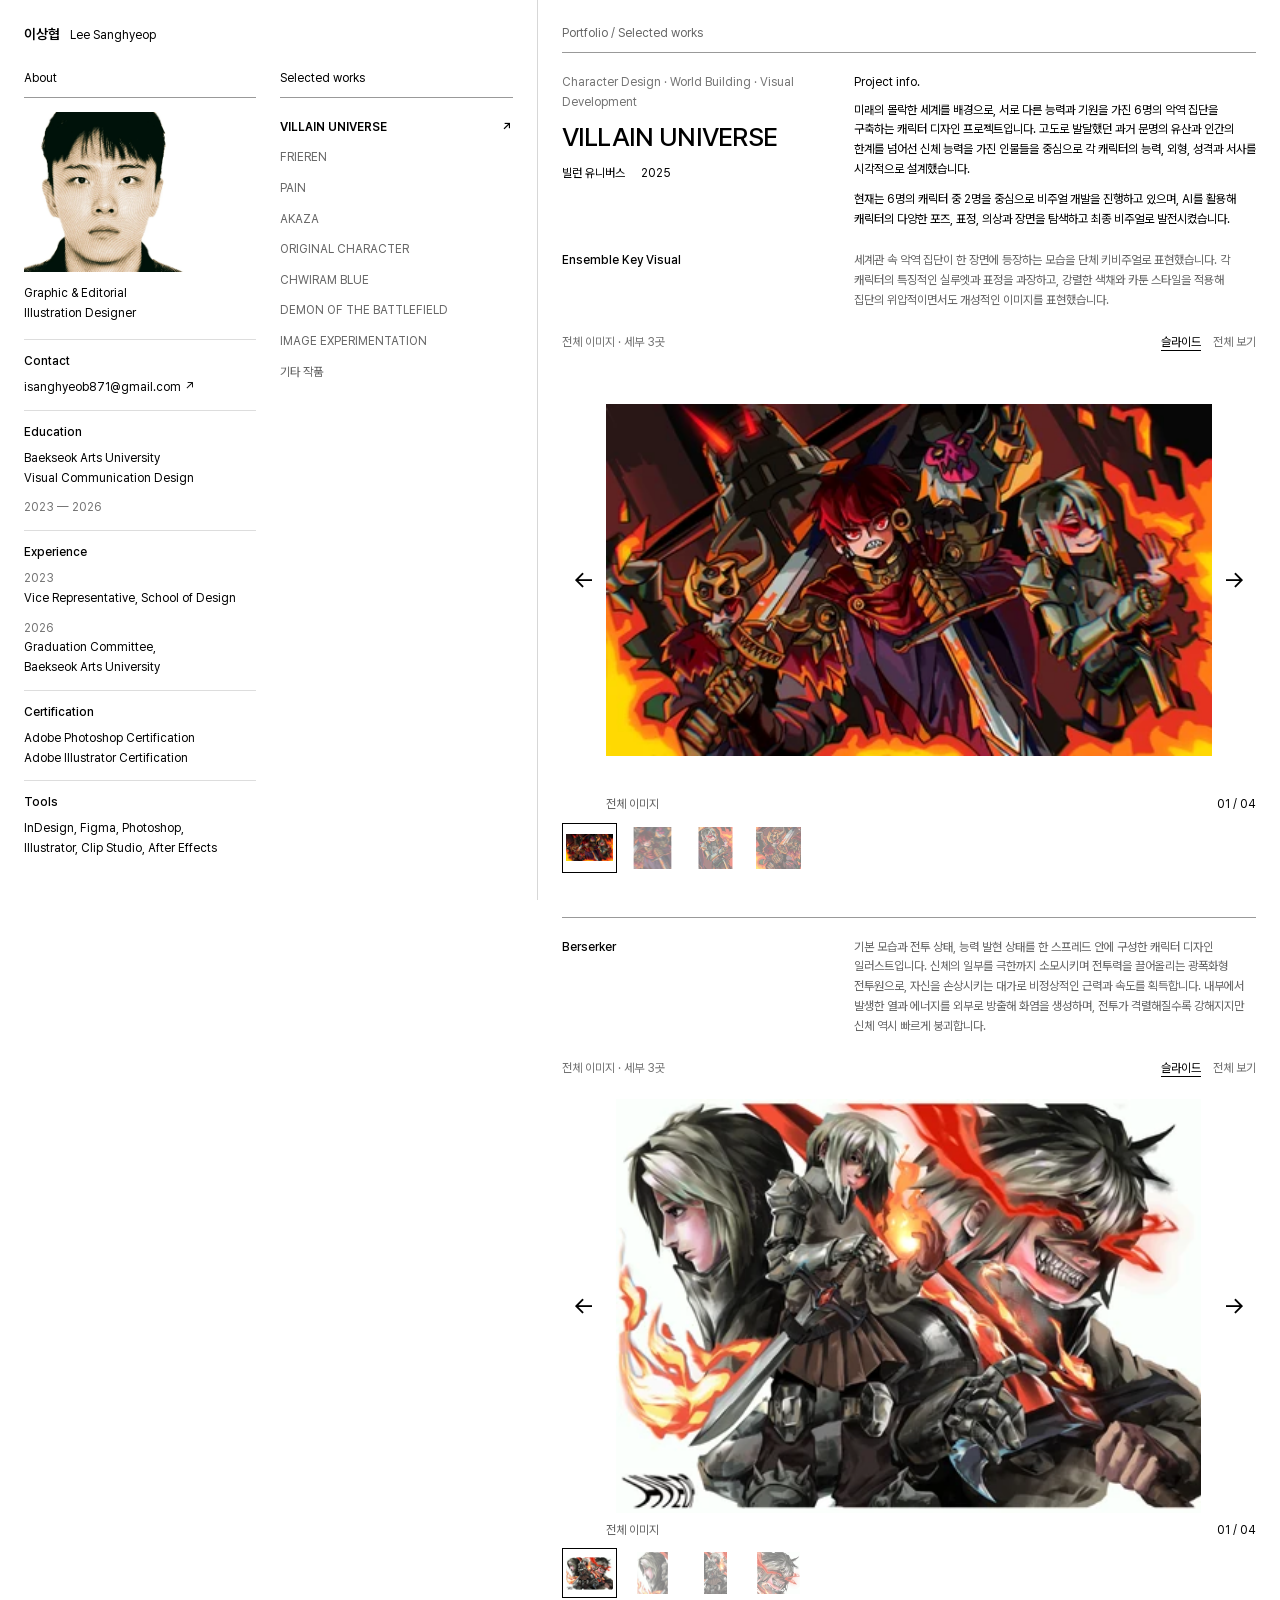
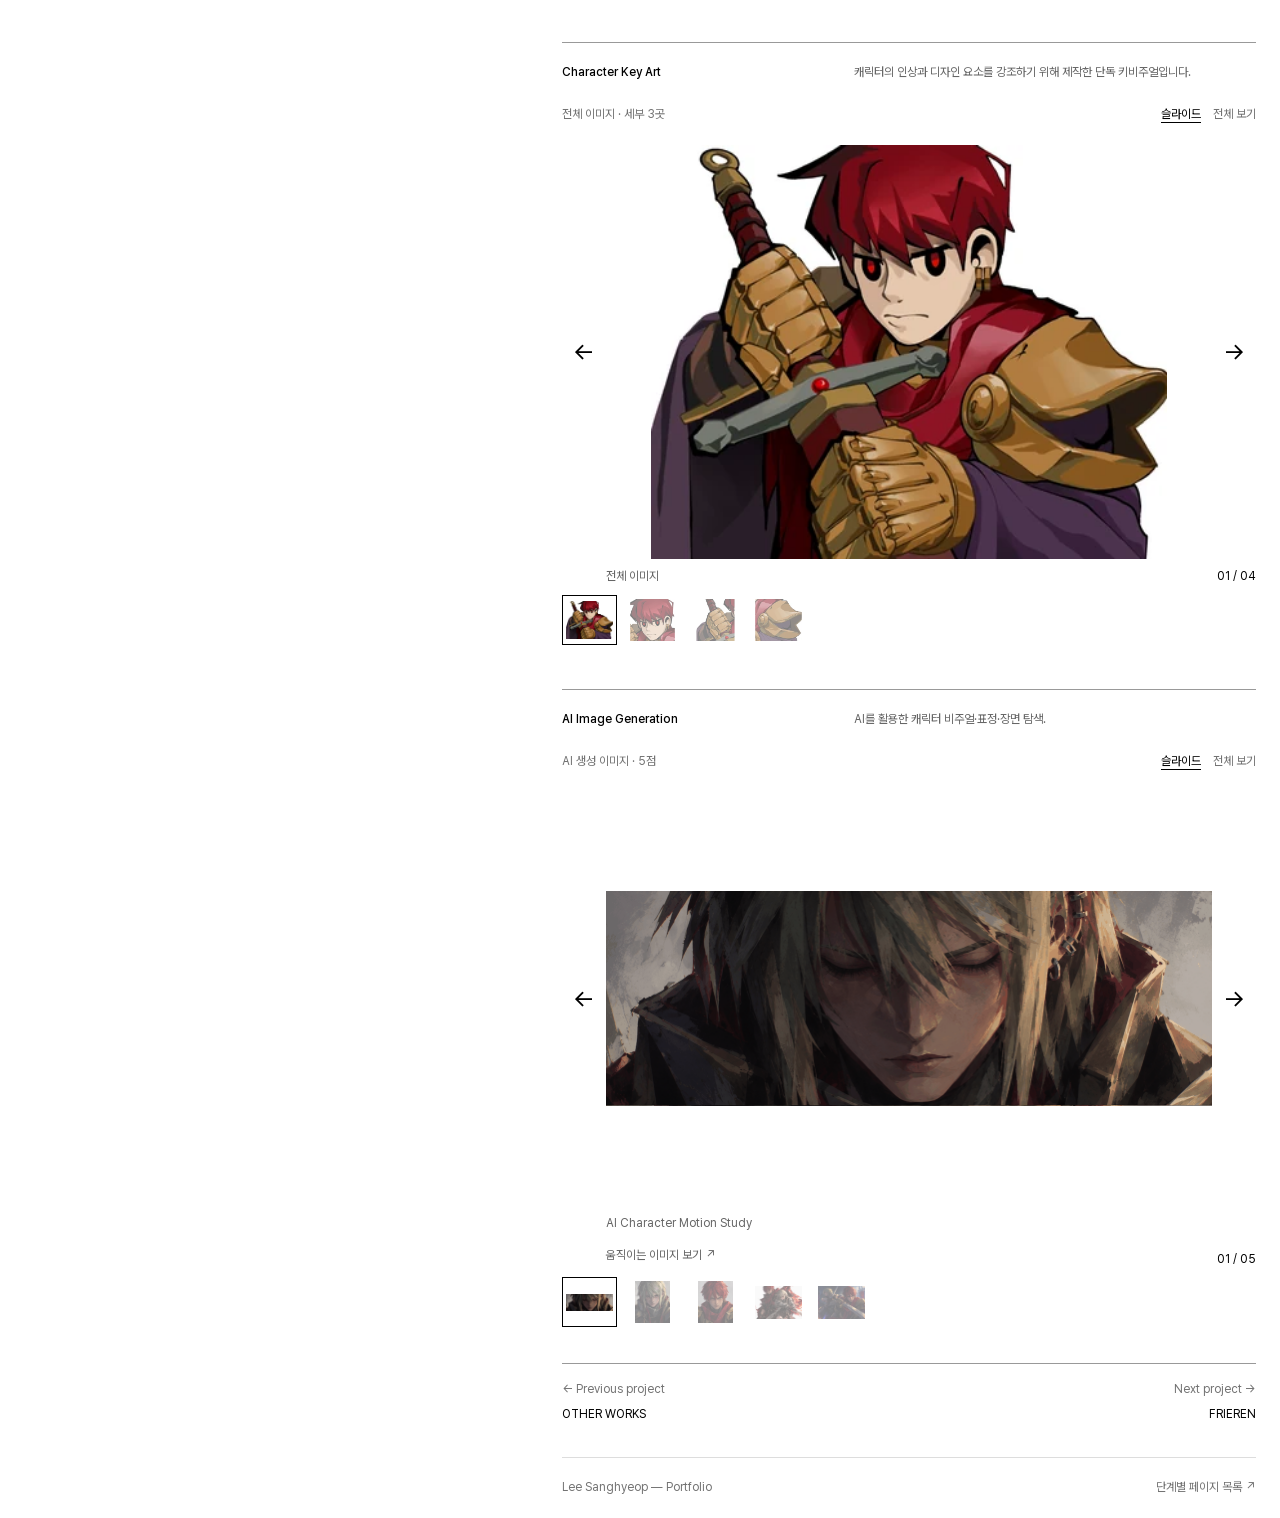
<file: stages/09-layout-interaction/index.html>
<!doctype html>
<html lang="ko">
<head>
  <meta charset="utf-8">
  <meta name="viewport" content="width=device-width, initial-scale=1">
  <meta name="description" content="디자이너 이상협의 캐릭터 디자인, 일러스트레이션, 그래픽 및 편집 디자인 포트폴리오.">
  <title>이상협 — Lee Sanghyeop | Portfolio</title>
  <link rel="stylesheet" href="style.css">
  <link rel="preload" href="../../assets/fonts/PretendardVariable.woff2" as="font" type="font/woff2" crossorigin>
  <script src="navigation.js" defer></script>
  <script src="gallery.js" defer></script>
</head>
<body>
  <a class="skip-link" href="#main">본문으로 건너뛰기</a>
  <div class="site-shell">
    <aside class="sidebar">
      <div class="identity-row">
        <a class="identity" href="#villain-universe">이상협<span>Lee Sanghyeop</span></a>
        <button class="menu-toggle" type="button" aria-expanded="false" aria-controls="project-navigation" hidden>작품 목록 +</button>
      </div>
      <div class="sidebar-columns">
        <section class="about" id="about" aria-labelledby="about-title" tabindex="-1">
          <h2 id="about-title">About</h2>
          <div class="about-intro">
            <img src="../../assets/artworks/portrait.webp" alt="디자이너 이상협의 프로필 사진" width="200" height="200" decoding="async">
            <p>Graphic &amp; Editorial<br>Illustration Designer</p>
          </div>
          <div class="bio-section"><h3>Contact</h3><a href="mailto:isanghyeob871@gmail.com">isanghyeob871@gmail.com ↗</a></div>
          <div class="bio-section"><h3>Education</h3><div><p>Baekseok Arts University<br>Visual Communication Design</p><span class="muted">2023 — 2026</span></div></div>
          <div class="bio-section"><h3>Experience</h3><div><p><span class="muted">2023</span><br>Vice Representative, School of Design</p><p><span class="muted">2026</span><br>Graduation Committee,<br>Baekseok Arts University</p></div></div>
          <div class="bio-section"><h3>Certification</h3><p>Adobe Photoshop Certification<br>Adobe Illustrator Certification</p></div>
          <div class="bio-section"><h3>Tools</h3><p>InDesign, Figma, Photoshop,<br>Illustrator, Clip Studio, After Effects</p></div>
        </section>
        <div class="project-navigation" id="project-navigation">
          <div class="index-heading">Selected works</div>
          <nav aria-label="프로젝트 목록">
            <a class="project-link" href="#villain-universe" data-project-link><span>VILLAIN UNIVERSE</span><span class="arrow" aria-hidden="true">↗</span></a>
            <a class="project-link" href="#frieren" data-project-link><span>FRIEREN</span><span class="arrow" aria-hidden="true">↗</span></a>
            <a class="project-link" href="#pain" data-project-link><span>PAIN</span><span class="arrow" aria-hidden="true">↗</span></a>
            <a class="project-link" href="#akaza" data-project-link><span>AKAZA</span><span class="arrow" aria-hidden="true">↗</span></a>
            <a class="project-link" href="#original-character" data-project-link><span>ORIGINAL CHARACTER</span><span class="arrow" aria-hidden="true">↗</span></a>
            <a class="project-link" href="#chwiram-blue" data-project-link><span>CHWIRAM BLUE</span><span class="arrow" aria-hidden="true">↗</span></a>
            <a class="project-link" href="#demon-of-the-battlefield" data-project-link><span>DEMON OF THE BATTLEFIELD</span><span class="arrow" aria-hidden="true">↗</span></a>
            <a class="project-link" href="#image-experimentation" data-project-link><span>IMAGE EXPERIMENTATION</span><span class="arrow" aria-hidden="true">↗</span></a>
            <a class="project-link" href="#other-works" data-project-link><span>기타 작품</span><span class="arrow" aria-hidden="true">↗</span></a>
          </nav>
        </div>
      </div>
    </aside>
    <main class="main" id="main" tabindex="-1">
      <header class="topbar"><span>Portfolio / Selected works</span></header>
      <section class="project" id="villain-universe" aria-labelledby="villain-universe-title" data-panel data-title="VILLAIN UNIVERSE">
        <div class="project-information">
          <div class="project-heading">
            <p class="eyebrow">Character Design · World Building · Visual Development</p>
            <h1 id="villain-universe-title" tabindex="-1">VILLAIN UNIVERSE</h1>
            <div class="subheading"><span>빌런 유니버스</span><span>2025</span></div>
          </div>
          <div class="project-description"><h2>Project info.</h2><div>
            <p>미래의 몰락한 세계를 배경으로, 서로 다른 능력과 기원을 가진 6명의 악역 집단을 구축하는 캐릭터 디자인 프로젝트입니다. 고도로 발달했던 과거 문명의 유산과 인간의 한계를 넘어선 신체 능력을 가진 인물들을 중심으로 각 캐릭터의 능력, 외형, 성격과 서사를 시각적으로 설계했습니다.</p>
            <p>현재는 6명의 캐릭터 중 2명을 중심으로 비주얼 개발을 진행하고 있으며, AI를 활용해 캐릭터의 다양한 포즈, 표정, 의상과 장면을 탐색하고 최종 비주얼로 발전시켰습니다.</p>
          </div></div>
        </div>
        <div class="work-group">
          <div class="work-heading"><h2>Ensemble Key Visual</h2><div><p>세계관 속 악역 집단이 한 장면에 등장하는 모습을 단체 키비주얼로 표현했습니다. 각 캐릭터의 특징적인 실루엣과 표정을 과장하고, 강렬한 색채와 카툰 스타일을 적용해 집단의 위압적이면서도 개성적인 이미지를 표현했습니다.</p></div></div>
          <div data-gallery data-default-view="slides" data-label="Ensemble Key Visual">
            <div class="gallery-items">
            <figure class="artwork" data-detail-views="[{&quot;label&quot;:&quot;붉은 머리 캐릭터&quot;,&quot;box&quot;:[0.3,0.1,0.38,0.73]},{&quot;label&quot;:&quot;오른쪽 캐릭터&quot;,&quot;box&quot;:[0.66,0.2,0.31,0.66]},{&quot;label&quot;:&quot;가면과 장비&quot;,&quot;box&quot;:[0.04,0.38,0.36,0.58]}]" data-artwork data-title="Ensemble Key Visual">
              <a class="artwork-open" href="../../assets/artworks/44-1800.webp" aria-label="Ensemble Key Visual 확대 보기">
                <img src="../../assets/artworks/44-1800.webp" alt="Ensemble Key Visual" loading="eager" decoding="async" width="2956" height="1714" srcset="../../assets/artworks/44-400.webp 400w, ../../assets/artworks/44-900.webp 900w, ../../assets/artworks/44-1800.webp 1800w" sizes="(max-width: 760px) calc(100vw - 40px), 60vw" fetchpriority="high">
              </a>
              <figcaption>Ensemble Key Visual</figcaption>
            </figure>
            </div>
          </div>
        </div>
        <div class="work-group">
          <div class="work-heading"><h2>Berserker</h2><div><p>기본 모습과 전투 상태, 능력 발현 상태를 한 스프레드 안에 구성한 캐릭터 디자인 일러스트입니다. 신체의 일부를 극한까지 소모시키며 전투력을 끌어올리는 광폭화형 전투원으로, 자신을 손상시키는 대가로 비정상적인 근력과 속도를 획득합니다. 내부에서 발생한 열과 에너지를 외부로 방출해 화염을 생성하며, 전투가 격렬해질수록 강해지지만 신체 역시 빠르게 붕괴합니다.</p></div></div>
          <div data-gallery data-default-view="slides" data-label="Berserker">
            <div class="gallery-items">
            <figure class="artwork" data-detail-views="[{&quot;label&quot;:&quot;기본 모습&quot;,&quot;box&quot;:[0.01,0.03,0.31,0.6]},{&quot;label&quot;:&quot;전투 자세&quot;,&quot;box&quot;:[0.24,0.02,0.33,0.86]},{&quot;label&quot;:&quot;광폭화 표정&quot;,&quot;box&quot;:[0.58,0.01,0.38,0.53]}]" data-artwork data-title="Berserker">
              <a class="artwork-open" href="../../assets/artworks/45-1800.webp" aria-label="Berserker 확대 보기">
                <img src="../../assets/artworks/45-1800.webp" alt="Berserker" loading="lazy" decoding="async" width="3508" height="2480" srcset="../../assets/artworks/45-400.webp 400w, ../../assets/artworks/45-900.webp 900w, ../../assets/artworks/45-1800.webp 1800w" sizes="(max-width: 760px) calc(100vw - 40px), 60vw">
              </a>
              <figcaption>Berserker</figcaption>
            </figure>
            </div>
          </div>
        </div>
        <div class="work-group">
          <div class="work-heading"><h2>Character Key Art</h2><div><p>캐릭터의 인상과 디자인 요소를 강조하기 위해 제작한 단독 키비주얼입니다.</p></div></div>
          <div data-gallery data-default-view="slides" data-label="Character Key Art">
            <div class="gallery-items">
            <figure class="artwork" data-detail-views="[{&quot;label&quot;:&quot;표정&quot;,&quot;box&quot;:[0.3,0.01,0.41,0.48]},{&quot;label&quot;:&quot;검과 장갑&quot;,&quot;box&quot;:[0.05,0.14,0.35,0.48]},{&quot;label&quot;:&quot;갑옷과 의상&quot;,&quot;box&quot;:[0.58,0.4,0.41,0.46]}]" data-artwork data-title="Character Key Art">
              <a class="artwork-open" href="../../assets/artworks/06-1800.webp" aria-label="Character Key Art 확대 보기">
                <img src="../../assets/artworks/06-1800.webp" alt="Character Key Art" loading="lazy" decoding="async" width="3000" height="2409" srcset="../../assets/artworks/06-400.webp 400w, ../../assets/artworks/06-900.webp 900w, ../../assets/artworks/06-1800.webp 1800w" sizes="(max-width: 760px) calc(100vw - 40px), 60vw">
              </a>
              <figcaption>Character Key Art</figcaption>
            </figure>
            </div>
          </div>
        </div>
        <div class="work-group">
          <div class="work-heading"><h2>AI Image Generation</h2><div><p>AI를 활용한 캐릭터 비주얼·표정·장면 탐색.</p></div></div>
          <div data-gallery data-default-view="slides" data-label="AI Image Generation">
            <div class="gallery-items">
            <figure class="artwork" data-artwork data-title="AI Character Motion Study">
              <a class="artwork-open" href="../../assets/artworks/25-1800.webp" aria-label="AI Character Motion Study 확대 보기">
                <img src="../../assets/artworks/25-1800.webp" alt="AI Character Motion Study" loading="lazy" decoding="async" width="1214" height="431" srcset="../../assets/artworks/25-400.webp 400w, ../../assets/artworks/25-900.webp 900w, ../../assets/artworks/25-1800.webp 1214w" sizes="(max-width: 760px) calc(100vw - 40px), 60vw" data-animation="../../assets/artworks/25.gif">
              </a>
              <figcaption>AI Character Motion Study</figcaption>
              <p class="animation-link"><a href="../../assets/artworks/25.gif">움직이는 이미지 보기 ↗</a></p>
            </figure>
            <figure class="artwork" data-artwork data-title="AI Image Generation — Berserker">
              <a class="artwork-open" href="../../assets/artworks/15-1800.webp" aria-label="AI Image Generation — Berserker 확대 보기">
                <img src="../../assets/artworks/15-1800.webp" alt="AI Image Generation — Berserker" loading="lazy" decoding="async" width="1145" height="1374" srcset="../../assets/artworks/15-400.webp 333w, ../../assets/artworks/15-900.webp 750w, ../../assets/artworks/15-1800.webp 1145w" sizes="(max-width: 760px) calc(100vw - 40px), 60vw">
              </a>
              <figcaption>AI Image Generation — Berserker</figcaption>
            </figure>
            <figure class="artwork" data-artwork data-title="AI Image Generation — Character Portrait">
              <a class="artwork-open" href="../../assets/artworks/17-1800.webp" aria-label="AI Image Generation — Character Portrait 확대 보기">
                <img src="../../assets/artworks/17-1800.webp" alt="AI Image Generation — Character Portrait" loading="lazy" decoding="async" width="1145" height="1374" srcset="../../assets/artworks/17-400.webp 333w, ../../assets/artworks/17-900.webp 750w, ../../assets/artworks/17-1800.webp 1145w" sizes="(max-width: 760px) calc(100vw - 40px), 60vw">
              </a>
              <figcaption>AI Image Generation — Character Portrait</figcaption>
            </figure>
            <figure class="artwork" data-artwork data-title="AI Image Generation — Duo">
              <a class="artwork-open" href="../../assets/artworks/14-1800.webp" aria-label="AI Image Generation — Duo 확대 보기">
                <img src="../../assets/artworks/14-1800.webp" alt="AI Image Generation — Duo" loading="lazy" decoding="async" width="1492" height="1054" srcset="../../assets/artworks/14-400.webp 400w, ../../assets/artworks/14-900.webp 900w, ../../assets/artworks/14-1800.webp 1492w" sizes="(max-width: 760px) calc(100vw - 40px), 60vw">
              </a>
              <figcaption>AI Image Generation — Duo</figcaption>
            </figure>
            <figure class="artwork" data-artwork data-title="AI Image Generation — Battle Scene">
              <a class="artwork-open" href="../../assets/artworks/16-1800.webp" aria-label="AI Image Generation — Battle Scene 확대 보기">
                <img src="../../assets/artworks/16-1800.webp" alt="AI Image Generation — Battle Scene" loading="lazy" decoding="async" width="1495" height="1052" srcset="../../assets/artworks/16-400.webp 400w, ../../assets/artworks/16-900.webp 900w, ../../assets/artworks/16-1800.webp 1495w" sizes="(max-width: 760px) calc(100vw - 40px), 60vw">
              </a>
              <figcaption>AI Image Generation — Battle Scene</figcaption>
            </figure>
            </div>
          </div>
        </div>
        <nav class="project-pagination" aria-label="프로젝트 이동">
          <a href="#other-works"><span>← Previous project</span><strong>OTHER WORKS</strong></a>
          <a href="#frieren"><span>Next project →</span><strong>FRIEREN</strong></a>
        </nav>
      </section>
      <section class="project" id="frieren" aria-labelledby="frieren-title" data-panel data-title="FRIEREN">
        <div class="project-information">
          <div class="project-heading">
            <p class="eyebrow">Character Illustration</p>
            <h1 id="frieren-title" tabindex="-1">FRIEREN</h1>
            <div class="subheading"><span>캐릭터 일러스트</span><span>2025</span></div>
          </div>
          <div class="project-description"><h2>Project info.</h2><div>
            <p>나만의 선화와 채색 방식으로 재해석한 일러스트.</p>
          </div></div>
        </div>
        <div class="work-group">
          <div class="work-heading"><h2>Character Illustration — Frieren</h2><div></div></div>
          <div data-gallery data-default-view="slides" data-label="Character Illustration — Frieren">
            <div class="gallery-items">
            <figure class="artwork" data-detail-views="[{&quot;label&quot;:&quot;프리렌의 표정&quot;,&quot;box&quot;:[0.18,0.23,0.29,0.4]},{&quot;label&quot;:&quot;인물의 표정&quot;,&quot;box&quot;:[0.54,0.02,0.33,0.5]},{&quot;label&quot;:&quot;손과 의상&quot;,&quot;box&quot;:[0.39,0.54,0.48,0.45]}]" data-artwork data-title="Character Illustration — Frieren">
              <a class="artwork-open" href="../../assets/artworks/24-1800.webp" aria-label="Character Illustration — Frieren 확대 보기">
                <img src="../../assets/artworks/24-1800.webp" alt="Character Illustration — Frieren" loading="lazy" decoding="async" width="2110" height="1458" srcset="../../assets/artworks/24-400.webp 400w, ../../assets/artworks/24-900.webp 900w, ../../assets/artworks/24-1800.webp 1800w" sizes="(max-width: 760px) calc(100vw - 40px), 60vw">
              </a>
              <figcaption>Character Illustration — Frieren</figcaption>
            </figure>
            </div>
          </div>
        </div>
        <nav class="project-pagination" aria-label="프로젝트 이동">
          <a href="#villain-universe"><span>← Previous project</span><strong>VILLAIN UNIVERSE</strong></a>
          <a href="#pain"><span>Next project →</span><strong>PAIN</strong></a>
        </nav>
      </section>
      <section class="project" id="pain" aria-labelledby="pain-title" data-panel data-title="PAIN">
        <div class="project-information">
          <div class="project-heading">
            <p class="eyebrow">Character Illustration</p>
            <h1 id="pain-title" tabindex="-1">PAIN</h1>
            <div class="subheading"><span>캐릭터 일러스트</span><span>2023</span></div>
          </div>
          <div class="project-description"><h2>Project info.</h2><div>
            <p>나만의 선화와 채색 방식으로 재해석한 일러스트.</p>
          </div></div>
        </div>
        <div class="work-group">
          <div class="work-heading"><h2>Character Illustration — Pain</h2><div></div></div>
          <div data-gallery data-default-view="slides" data-label="Character Illustration — Pain">
            <div class="gallery-items">
            <figure class="artwork" data-detail-views="[{&quot;label&quot;:&quot;표정과 머리카락&quot;,&quot;box&quot;:[0.12,0.02,0.66,0.45]},{&quot;label&quot;:&quot;손과 동작&quot;,&quot;box&quot;:[0.02,0.35,0.53,0.48]},{&quot;label&quot;:&quot;채색과 의상&quot;,&quot;box&quot;:[0.4,0.48,0.59,0.51]}]" data-artwork data-title="Character Illustration — Pain">
              <a class="artwork-open" href="../../assets/artworks/11-1800.webp" aria-label="Character Illustration — Pain 확대 보기">
                <img src="../../assets/artworks/11-1800.webp" alt="Character Illustration — Pain" loading="lazy" decoding="async" width="1512" height="1933" srcset="../../assets/artworks/11-400.webp 313w, ../../assets/artworks/11-900.webp 704w, ../../assets/artworks/11-1800.webp 1408w" sizes="(max-width: 760px) calc(100vw - 40px), 60vw">
              </a>
              <figcaption>Character Illustration — Pain</figcaption>
            </figure>
            </div>
          </div>
        </div>
        <nav class="project-pagination" aria-label="프로젝트 이동">
          <a href="#frieren"><span>← Previous project</span><strong>FRIEREN</strong></a>
          <a href="#akaza"><span>Next project →</span><strong>AKAZA</strong></a>
        </nav>
      </section>
      <section class="project" id="akaza" aria-labelledby="akaza-title" data-panel data-title="AKAZA">
        <div class="project-information">
          <div class="project-heading">
            <p class="eyebrow">Character Illustration</p>
            <h1 id="akaza-title" tabindex="-1">AKAZA</h1>
            <div class="subheading"><span>캐릭터 일러스트</span><span>2023</span></div>
          </div>
          <div class="project-description"><h2>Project info.</h2><div>
            <p>나만의 선화와 채색 방식으로 재해석한 일러스트.</p>
          </div></div>
        </div>
        <div class="work-group">
          <div class="work-heading"><h2>Character Illustration — Akaza</h2><div></div></div>
          <div data-gallery data-default-view="slides" data-label="Character Illustration — Akaza">
            <div class="gallery-items">
            <figure class="artwork" data-detail-views="[{&quot;label&quot;:&quot;표정&quot;,&quot;box&quot;:[0.32,0.02,0.4,0.53]},{&quot;label&quot;:&quot;왼쪽 팔과 동작&quot;,&quot;box&quot;:[0.02,0.28,0.43,0.62]},{&quot;label&quot;:&quot;문양과 채색&quot;,&quot;box&quot;:[0.5,0.35,0.47,0.6]}]" data-artwork data-title="Character Illustration — Akaza">
              <a class="artwork-open" href="../../assets/artworks/03-1800.webp" aria-label="Character Illustration — Akaza 확대 보기">
                <img src="../../assets/artworks/03-1800.webp" alt="Character Illustration — Akaza" loading="lazy" decoding="async" width="2420" height="1668" srcset="../../assets/artworks/03-400.webp 400w, ../../assets/artworks/03-900.webp 900w, ../../assets/artworks/03-1800.webp 1800w" sizes="(max-width: 760px) calc(100vw - 40px), 60vw">
              </a>
              <figcaption>Character Illustration — Akaza</figcaption>
            </figure>
            </div>
          </div>
        </div>
        <nav class="project-pagination" aria-label="프로젝트 이동">
          <a href="#pain"><span>← Previous project</span><strong>PAIN</strong></a>
          <a href="#original-character"><span>Next project →</span><strong>ORIGINAL CHARACTER</strong></a>
        </nav>
      </section>
      <section class="project" id="original-character" aria-labelledby="original-character-title" data-panel data-title="ORIGINAL CHARACTER">
        <div class="project-information">
          <div class="project-heading">
            <p class="eyebrow">Original Character Illustration</p>
            <h1 id="original-character-title" tabindex="-1">ORIGINAL CHARACTER</h1>
            <div class="subheading"><span>오리지널 캐릭터 일러스트</span><span></span></div>
          </div>
          <div class="project-description"><h2>Project info.</h2><div><p>오리지널 캐릭터 일러스트.</p></div></div>
        </div>
        <div class="work-group">
          <div class="work-heading"><h2>Original Character Illustration</h2><div></div></div>
          <div data-gallery data-default-view="slides" data-label="Original Character Illustration">
            <div class="gallery-items">
            <figure class="artwork" data-detail-views="[{&quot;label&quot;:&quot;캐릭터의 표정&quot;,&quot;box&quot;:[0.68,0.02,0.3,0.46]},{&quot;label&quot;:&quot;갑옷 묘사&quot;,&quot;box&quot;:[0.6,0.33,0.34,0.47]},{&quot;label&quot;:&quot;용의 선화&quot;,&quot;box&quot;:[0.04,0.02,0.53,0.62]}]" data-artwork data-title="Original Character Illustration">
              <a class="artwork-open" href="../../assets/artworks/46-1800.webp" aria-label="Original Character Illustration 확대 보기">
                <img src="../../assets/artworks/46-1800.webp" alt="Original Character Illustration" loading="lazy" decoding="async" width="2926" height="1738" srcset="../../assets/artworks/46-400.webp 400w, ../../assets/artworks/46-900.webp 900w, ../../assets/artworks/46-1800.webp 1800w" sizes="(max-width: 760px) calc(100vw - 40px), 60vw">
              </a>
              <figcaption>Original Character Illustration</figcaption>
            </figure>
            </div>
          </div>
        </div>
        <nav class="project-pagination" aria-label="프로젝트 이동">
          <a href="#akaza"><span>← Previous project</span><strong>AKAZA</strong></a>
          <a href="#chwiram-blue"><span>Next project →</span><strong>CHWIRAM BLUE</strong></a>
        </nav>
      </section>
      <section class="project" id="chwiram-blue" aria-labelledby="chwiram-blue-title" data-panel data-title="CHWIRAM BLUE">
        <div class="project-information">
          <div class="project-heading">
            <p class="eyebrow">Graphic Poster</p>
            <h1 id="chwiram-blue-title" tabindex="-1">CHWIRAM BLUE</h1>
            <div class="subheading"><span>한국 전통의 색과 이미지</span><span></span></div>
          </div>
          <div class="project-description"><h2>Project info.</h2><div>
            <p>한국 전통의 색채와 이미지를 현대적인 그래픽으로 재해석한 포스터 작업.</p>
          </div></div>
        </div>
        <div class="work-group">
          <div class="work-heading"><h2>CHWIRAM BLUE</h2><div></div></div>
          <div data-gallery data-default-view="slides" data-label="CHWIRAM BLUE">
            <div class="gallery-items">
            <figure class="artwork" data-detail-views="[{&quot;label&quot;:&quot;상단 그래픽&quot;,&quot;box&quot;:[0.02,0.02,0.96,0.4]},{&quot;label&quot;:&quot;타이포그래피&quot;,&quot;box&quot;:[0.02,0.37,0.96,0.3]},{&quot;label&quot;:&quot;하단 구성&quot;,&quot;box&quot;:[0.02,0.61,0.96,0.38]}]" data-artwork data-title="CHWIRAM BLUE">
              <a class="artwork-open" href="../../assets/artworks/28-1800.webp" aria-label="CHWIRAM BLUE 확대 보기">
                <img src="../../assets/artworks/28-1800.webp" alt="CHWIRAM BLUE" loading="lazy" decoding="async" width="7016" height="10287" srcset="../../assets/artworks/28-400.webp 273w, ../../assets/artworks/28-900.webp 614w, ../../assets/artworks/28-1800.webp 1228w" sizes="(max-width: 760px) calc(100vw - 40px), 60vw">
              </a>
              <figcaption>CHWIRAM BLUE</figcaption>
            </figure>
            </div>
          </div>
        </div>
        <nav class="project-pagination" aria-label="프로젝트 이동">
          <a href="#original-character"><span>← Previous project</span><strong>ORIGINAL CHARACTER</strong></a>
          <a href="#demon-of-the-battlefield"><span>Next project →</span><strong>DEMON OF THE BATTLEFIELD</strong></a>
        </nav>
      </section>
      <section class="project" id="demon-of-the-battlefield" aria-labelledby="demon-of-the-battlefield-title" data-panel data-title="DEMON OF THE BATTLEFIELD">
        <div class="project-information">
          <div class="project-heading">
            <p class="eyebrow">Graphic Poster</p>
            <h1 id="demon-of-the-battlefield-title" tabindex="-1">DEMON OF THE BATTLEFIELD</h1>
            <div class="subheading"><span>전장의 악마</span><span></span></div>
          </div>
          <div class="project-description"><h2>Project info.</h2><div>
            <p>중세 기사의 전쟁과 그 이면에 존재하는 폭력성을 주제로 제작한 그래픽 포스터.</p>
          </div></div>
        </div>
        <div class="work-group">
          <div class="work-heading"><h2>Demon of the Battlefield</h2><div></div></div>
          <div data-gallery data-default-view="slides" data-label="Demon of the Battlefield">
            <div class="gallery-items">
            <figure class="artwork" data-detail-views="[{&quot;label&quot;:&quot;상단 구성&quot;,&quot;box&quot;:[0.01,0.01,0.98,0.35]},{&quot;label&quot;:&quot;기사와 전투&quot;,&quot;box&quot;:[0.02,0.3,0.73,0.46]},{&quot;label&quot;:&quot;하단 그래픽&quot;,&quot;box&quot;:[0.02,0.66,0.96,0.33]}]" data-artwork data-title="Demon of the Battlefield">
              <a class="artwork-open" href="../../assets/artworks/42-1800.webp" aria-label="Demon of the Battlefield 확대 보기">
                <img src="../../assets/artworks/42-1800.webp" alt="Demon of the Battlefield" loading="lazy" decoding="async" width="3508" height="4961" srcset="../../assets/artworks/42-400.webp 283w, ../../assets/artworks/42-900.webp 636w, ../../assets/artworks/42-1800.webp 1273w" sizes="(max-width: 760px) calc(100vw - 40px), 60vw">
              </a>
              <figcaption>Demon of the Battlefield</figcaption>
            </figure>
            </div>
          </div>
        </div>
        <nav class="project-pagination" aria-label="프로젝트 이동">
          <a href="#chwiram-blue"><span>← Previous project</span><strong>CHWIRAM BLUE</strong></a>
          <a href="#image-experimentation"><span>Next project →</span><strong>IMAGE EXPERIMENTATION</strong></a>
        </nav>
      </section>
      <section class="project" id="image-experimentation" aria-labelledby="image-experimentation-title" data-panel data-title="IMAGE EXPERIMENTATION">
        <div class="project-information">
          <div class="project-heading">
            <p class="eyebrow">Photoshop Experiment</p>
            <h1 id="image-experimentation-title" tabindex="-1">IMAGE EXPERIMENTATION</h1>
            <div class="subheading"><span>이미지 실험</span><span></span></div>
          </div>
          <div class="project-description"><h2>Project info.</h2><div>
            <p>새로운 시각적 이미지를 제작한 Photoshop 실험 작업.</p>
          </div></div>
        </div>
        <div class="work-group">
          <div class="work-heading"><h2>Image Experimentation</h2><div></div></div>
          <div data-gallery data-default-view="slides" data-label="Image Experimentation">
            <div class="gallery-items">
            <figure class="artwork" data-detail-views="[{&quot;label&quot;:&quot;표정과 질감&quot;,&quot;box&quot;:[0.08,0.04,0.79,0.39]},{&quot;label&quot;:&quot;눈과 빛&quot;,&quot;box&quot;:[0.08,0.32,0.79,0.3]},{&quot;label&quot;:&quot;하단 이미지&quot;,&quot;box&quot;:[0.08,0.56,0.79,0.4]}]" data-artwork data-title="Image Experimentation">
              <a class="artwork-open" href="../../assets/artworks/47-1800.webp" aria-label="Image Experimentation 확대 보기">
                <img src="../../assets/artworks/47-1800.webp" alt="Image Experimentation" loading="lazy" decoding="async" width="2480" height="3508" srcset="../../assets/artworks/47-400.webp 283w, ../../assets/artworks/47-900.webp 636w, ../../assets/artworks/47-1800.webp 1273w" sizes="(max-width: 760px) calc(100vw - 40px), 60vw">
              </a>
              <figcaption>Image Experimentation</figcaption>
            </figure>
            </div>
          </div>
        </div>
        <nav class="project-pagination" aria-label="프로젝트 이동">
          <a href="#demon-of-the-battlefield"><span>← Previous project</span><strong>DEMON OF THE BATTLEFIELD</strong></a>
          <a href="#other-works"><span>Next project →</span><strong>OTHER WORKS</strong></a>
        </nav>
      </section>
      <section class="project" id="other-works" aria-labelledby="other-works-title" data-panel data-title="OTHER WORKS">
        <div class="project-information">
          <div class="project-heading">
            <p class="eyebrow">Drawing · Graphic · AI Study</p>
            <h1 id="other-works-title" tabindex="-1">OTHER WORKS</h1>
            <div class="subheading"><span>기타 작품</span><span></span></div>
          </div>
          <div class="project-description"><h2>Project info.</h2><div><p>캐릭터 스케치와 그래픽 포스터, AI를 활용한 표정 탐색 작업을 모았습니다.</p></div></div>
        </div>
        <div class="work-group">
          <div class="work-heading"><h2>Fantasy Warrior — Sketch 01</h2><div></div></div>
          <div data-gallery data-default-view="slides" data-label="Fantasy Warrior — Sketch 01">
            <div class="gallery-items">
            <figure class="artwork" data-detail-views="[{&quot;label&quot;:&quot;앞쪽 기사의 표정&quot;,&quot;box&quot;:[0.4,0.01,0.35,0.51]},{&quot;label&quot;:&quot;뒤쪽 기사&quot;,&quot;box&quot;:[0.06,0.1,0.41,0.55]},{&quot;label&quot;:&quot;갑옷과 검&quot;,&quot;box&quot;:[0.32,0.48,0.65,0.5]}]" data-artwork data-title="Fantasy Warrior — Sketch 01">
              <a class="artwork-open" href="../../assets/artworks/21-1800.webp" aria-label="Fantasy Warrior — Sketch 01 확대 보기">
                <img src="../../assets/artworks/21-1800.webp" alt="Fantasy Warrior — Sketch 01" loading="lazy" decoding="async" width="1181" height="831" srcset="../../assets/artworks/21-400.webp 400w, ../../assets/artworks/21-900.webp 900w, ../../assets/artworks/21-1800.webp 1181w" sizes="(max-width: 760px) calc(100vw - 40px), 60vw">
              </a>
              <figcaption>Fantasy Warrior — Sketch 01</figcaption>
            </figure>
            </div>
          </div>
        </div>
        <div class="work-group">
          <div class="work-heading"><h2>Fantasy Warrior — Sketch 02</h2><div></div></div>
          <div data-gallery data-default-view="slides" data-label="Fantasy Warrior — Sketch 02">
            <div class="gallery-items">
            <figure class="artwork" data-detail-views="[{&quot;label&quot;:&quot;기사의 표정&quot;,&quot;box&quot;:[0.17,0.01,0.32,0.39]},{&quot;label&quot;:&quot;갑옷과 자세&quot;,&quot;box&quot;:[0.04,0.3,0.43,0.6]},{&quot;label&quot;:&quot;용의 스케치&quot;,&quot;box&quot;:[0.54,0.1,0.44,0.66]}]" data-artwork data-title="Fantasy Warrior — Sketch 02">
              <a class="artwork-open" href="../../assets/artworks/20-1800.webp" aria-label="Fantasy Warrior — Sketch 02 확대 보기">
                <img src="../../assets/artworks/20-1800.webp" alt="Fantasy Warrior — Sketch 02" loading="lazy" decoding="async" width="2645" height="1838" srcset="../../assets/artworks/20-400.webp 400w, ../../assets/artworks/20-900.webp 900w, ../../assets/artworks/20-1800.webp 1800w" sizes="(max-width: 760px) calc(100vw - 40px), 60vw">
              </a>
              <figcaption>Fantasy Warrior — Sketch 02</figcaption>
            </figure>
            </div>
          </div>
        </div>
        <div class="work-group">
          <div class="work-heading"><h2>Fantasy Warrior — Sketch 03</h2><div></div></div>
          <div data-gallery data-default-view="slides" data-label="Fantasy Warrior — Sketch 03">
            <div class="gallery-items">
            <figure class="artwork" data-detail-views="[{&quot;label&quot;:&quot;표정&quot;,&quot;box&quot;:[0.5,0.11,0.28,0.39]},{&quot;label&quot;:&quot;검의 디자인&quot;,&quot;box&quot;:[0.0,0.01,0.28,0.97]},{&quot;label&quot;:&quot;전신 스케치&quot;,&quot;box&quot;:[0.76,0.0,0.24,0.57]}]" data-artwork data-title="Fantasy Warrior — Sketch 03">
              <a class="artwork-open" href="../../assets/artworks/23-1800.webp" aria-label="Fantasy Warrior — Sketch 03 확대 보기">
                <img src="../../assets/artworks/23-1800.webp" alt="Fantasy Warrior — Sketch 03" loading="lazy" decoding="async" width="2117" height="1906" srcset="../../assets/artworks/23-400.webp 400w, ../../assets/artworks/23-900.webp 900w, ../../assets/artworks/23-1800.webp 1800w" sizes="(max-width: 760px) calc(100vw - 40px), 60vw">
              </a>
              <figcaption>Fantasy Warrior — Sketch 03</figcaption>
            </figure>
            </div>
          </div>
        </div>
        <div class="work-group">
          <div class="work-heading"><h2>Fantasy Warrior — Sketch 04</h2></div>
          <div data-gallery data-default-view="slides" data-label="Fantasy Warrior — Sketch 04">
            <div class="gallery-items">
            <figure class="artwork" data-detail-views="[{&quot;label&quot;:&quot;기사의 표정&quot;,&quot;box&quot;:[0.35,0.12,0.28,0.37]},{&quot;label&quot;:&quot;검과 손&quot;,&quot;box&quot;:[0.11,0.08,0.45,0.78]},{&quot;label&quot;:&quot;갑옷의 선화&quot;,&quot;box&quot;:[0.52,0.32,0.38,0.6]}]" data-artwork data-title="Fantasy Warrior — Sketch 04">
              <a class="artwork-open" href="../../assets/artworks/19-1800.webp" aria-label="Fantasy Warrior — Sketch 04 확대 보기">
                <img src="../../assets/artworks/19-1800.webp" alt="Fantasy Warrior — Sketch 04" loading="lazy" decoding="async" width="2420" height="1668" srcset="../../assets/artworks/19-400.webp 400w, ../../assets/artworks/19-900.webp 900w, ../../assets/artworks/19-1800.webp 1800w" sizes="(max-width: 760px) calc(100vw - 40px), 60vw">
              </a>
              <figcaption>Fantasy Warrior — Sketch 04</figcaption>
            </figure>
            </div>
          </div>
        </div>
        <div class="work-group">
          <div class="work-heading"><h2>SCARLET RED</h2><div></div></div>
          <div data-gallery data-default-view="slides" data-label="SCARLET RED">
            <div class="gallery-items">
            <figure class="artwork" data-detail-views="[{&quot;label&quot;:&quot;상단 그래픽&quot;,&quot;box&quot;:[0.02,0.02,0.96,0.39]},{&quot;label&quot;:&quot;타이포그래피&quot;,&quot;box&quot;:[0.02,0.32,0.96,0.28]},{&quot;label&quot;:&quot;하단 그래픽&quot;,&quot;box&quot;:[0.02,0.56,0.96,0.43]}]" data-artwork data-title="SCARLET RED">
              <a class="artwork-open" href="../../assets/artworks/43-1800.webp" aria-label="SCARLET RED 확대 보기">
                <img src="../../assets/artworks/43-1800.webp" alt="SCARLET RED" loading="lazy" decoding="async" width="7016" height="10292" srcset="../../assets/artworks/43-400.webp 273w, ../../assets/artworks/43-900.webp 614w, ../../assets/artworks/43-1800.webp 1227w" sizes="(max-width: 760px) calc(100vw - 40px), 60vw">
              </a>
              <figcaption>SCARLET RED</figcaption>
            </figure>
            </div>
          </div>
        </div>
        <div class="work-group">
          <div class="work-heading"><h2>AI Image Generation — Expression Study</h2><div><p>AI를 활용한 캐릭터 비주얼·표정·장면 탐색.</p></div></div>
          <div data-gallery data-default-view="slides" data-label="AI Image Generation — Expression Study">
            <div class="gallery-items">
            <figure class="artwork" data-artwork data-title="AI Image Generation — Expression Study 01">
              <a class="artwork-open" href="../../assets/artworks/12-1800.webp" aria-label="AI Image Generation — Expression Study 01 확대 보기">
                <img src="../../assets/artworks/12-1800.webp" alt="AI Image Generation — Expression Study 01" loading="lazy" decoding="async" width="1145" height="1374" srcset="../../assets/artworks/12-400.webp 333w, ../../assets/artworks/12-900.webp 750w, ../../assets/artworks/12-1800.webp 1145w" sizes="(max-width: 760px) calc(100vw - 40px), 60vw">
              </a>
              <figcaption>AI Image Generation — Expression Study 01</figcaption>
            </figure>
            <figure class="artwork" data-artwork data-title="AI Image Generation — Expression Study 02">
              <a class="artwork-open" href="../../assets/artworks/13-1800.webp" aria-label="AI Image Generation — Expression Study 02 확대 보기">
                <img src="../../assets/artworks/13-1800.webp" alt="AI Image Generation — Expression Study 02" loading="lazy" decoding="async" width="1172" height="1342" srcset="../../assets/artworks/13-400.webp 349w, ../../assets/artworks/13-900.webp 786w, ../../assets/artworks/13-1800.webp 1172w" sizes="(max-width: 760px) calc(100vw - 40px), 60vw">
              </a>
              <figcaption>AI Image Generation — Expression Study 02</figcaption>
            </figure>
            </div>
          </div>
        </div>
        <nav class="project-pagination" aria-label="프로젝트 이동">
          <a href="#image-experimentation"><span>← Previous project</span><strong>IMAGE EXPERIMENTATION</strong></a>
          <a href="#villain-universe"><span>Next project →</span><strong>VILLAIN UNIVERSE</strong></a>
        </nav>
      </section>
      <footer class="main-footer"><span>Lee Sanghyeop — Portfolio</span><a href="../../index.html">단계별 페이지 목록 ↗</a></footer>
    </main>
  </div>
  <dialog class="lightbox" aria-label="작품 확대 보기">
    <div class="lightbox-header"><span data-lightbox-project></span><button type="button" data-lightbox-close autofocus>닫기 ×</button></div>
    <div class="lightbox-art"></div>
    <div class="lightbox-footer"><span data-lightbox-title aria-live="polite"></span><div class="slide-controls"><button type="button" data-lightbox-prev aria-label="이전 이미지">←</button><span data-lightbox-count></span><button type="button" data-lightbox-next aria-label="다음 이미지">→</button></div></div>
  </dialog>
</body>
</html>
</file>
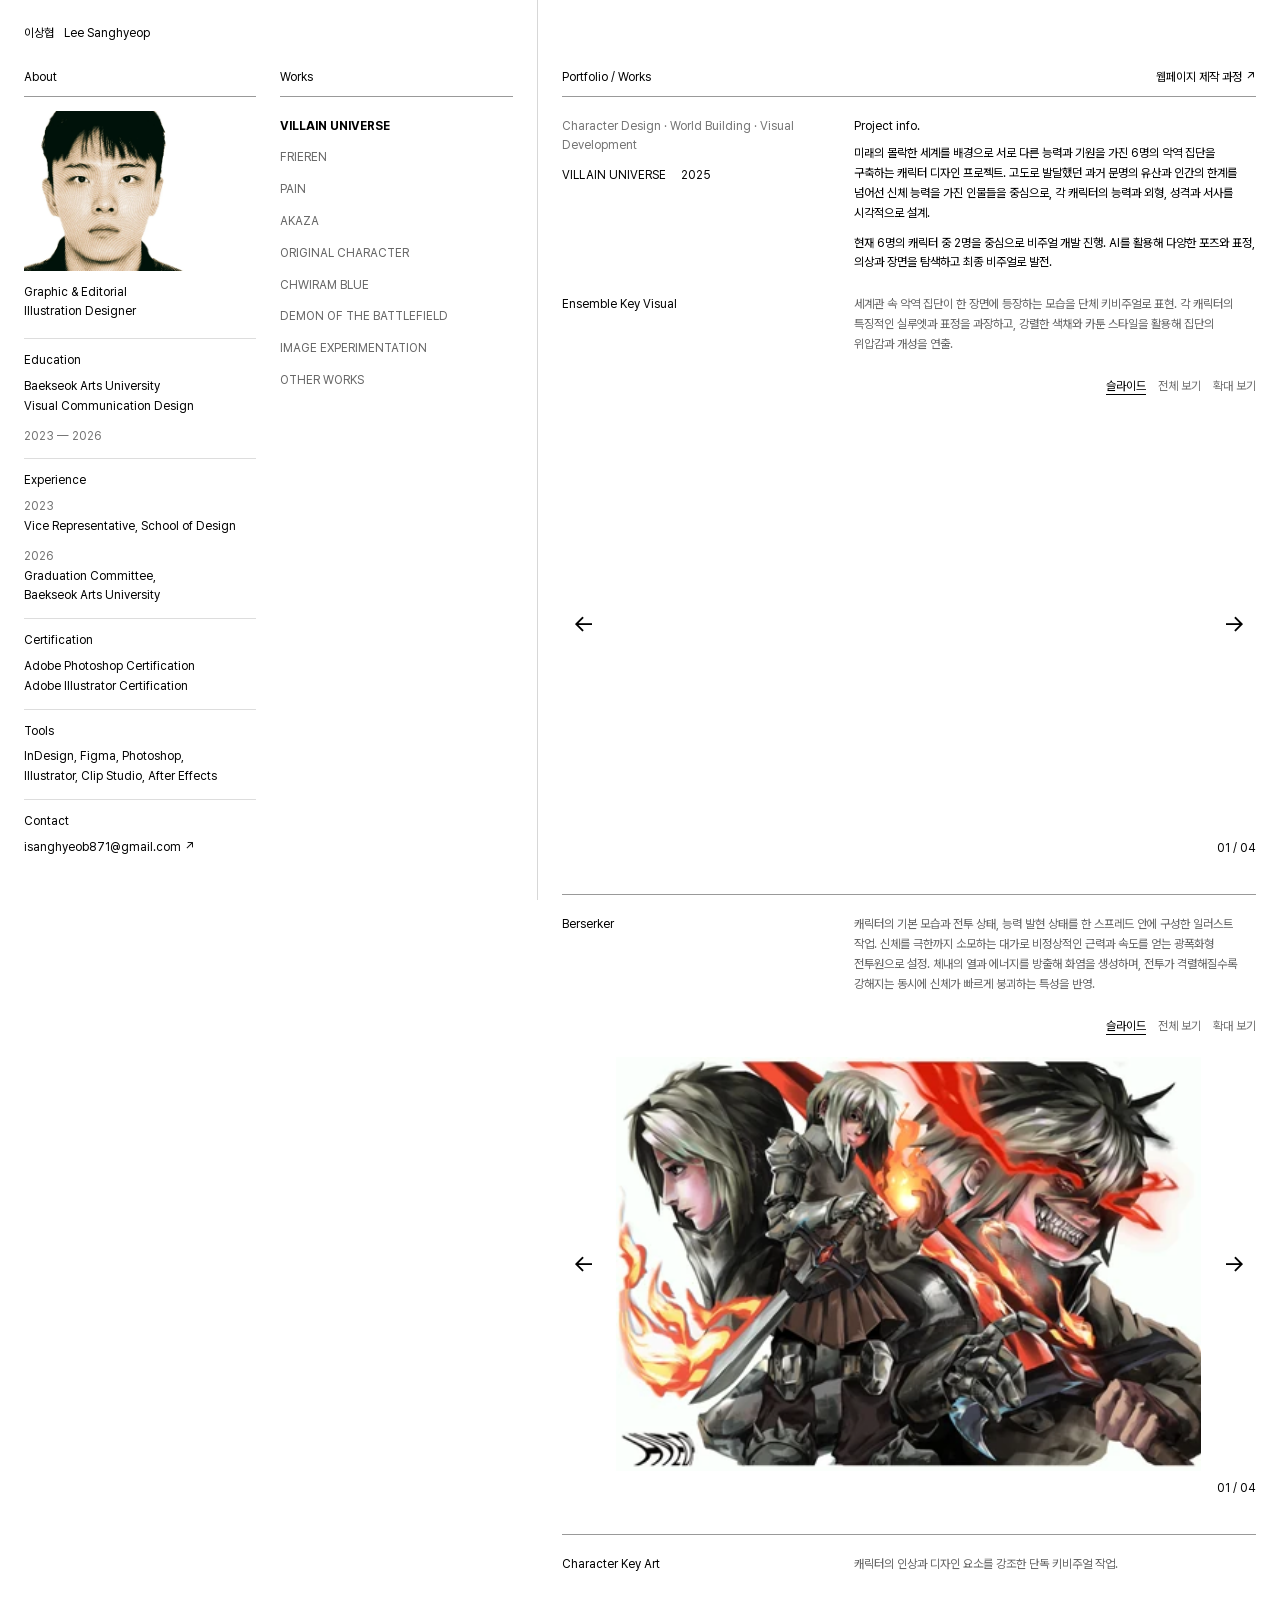
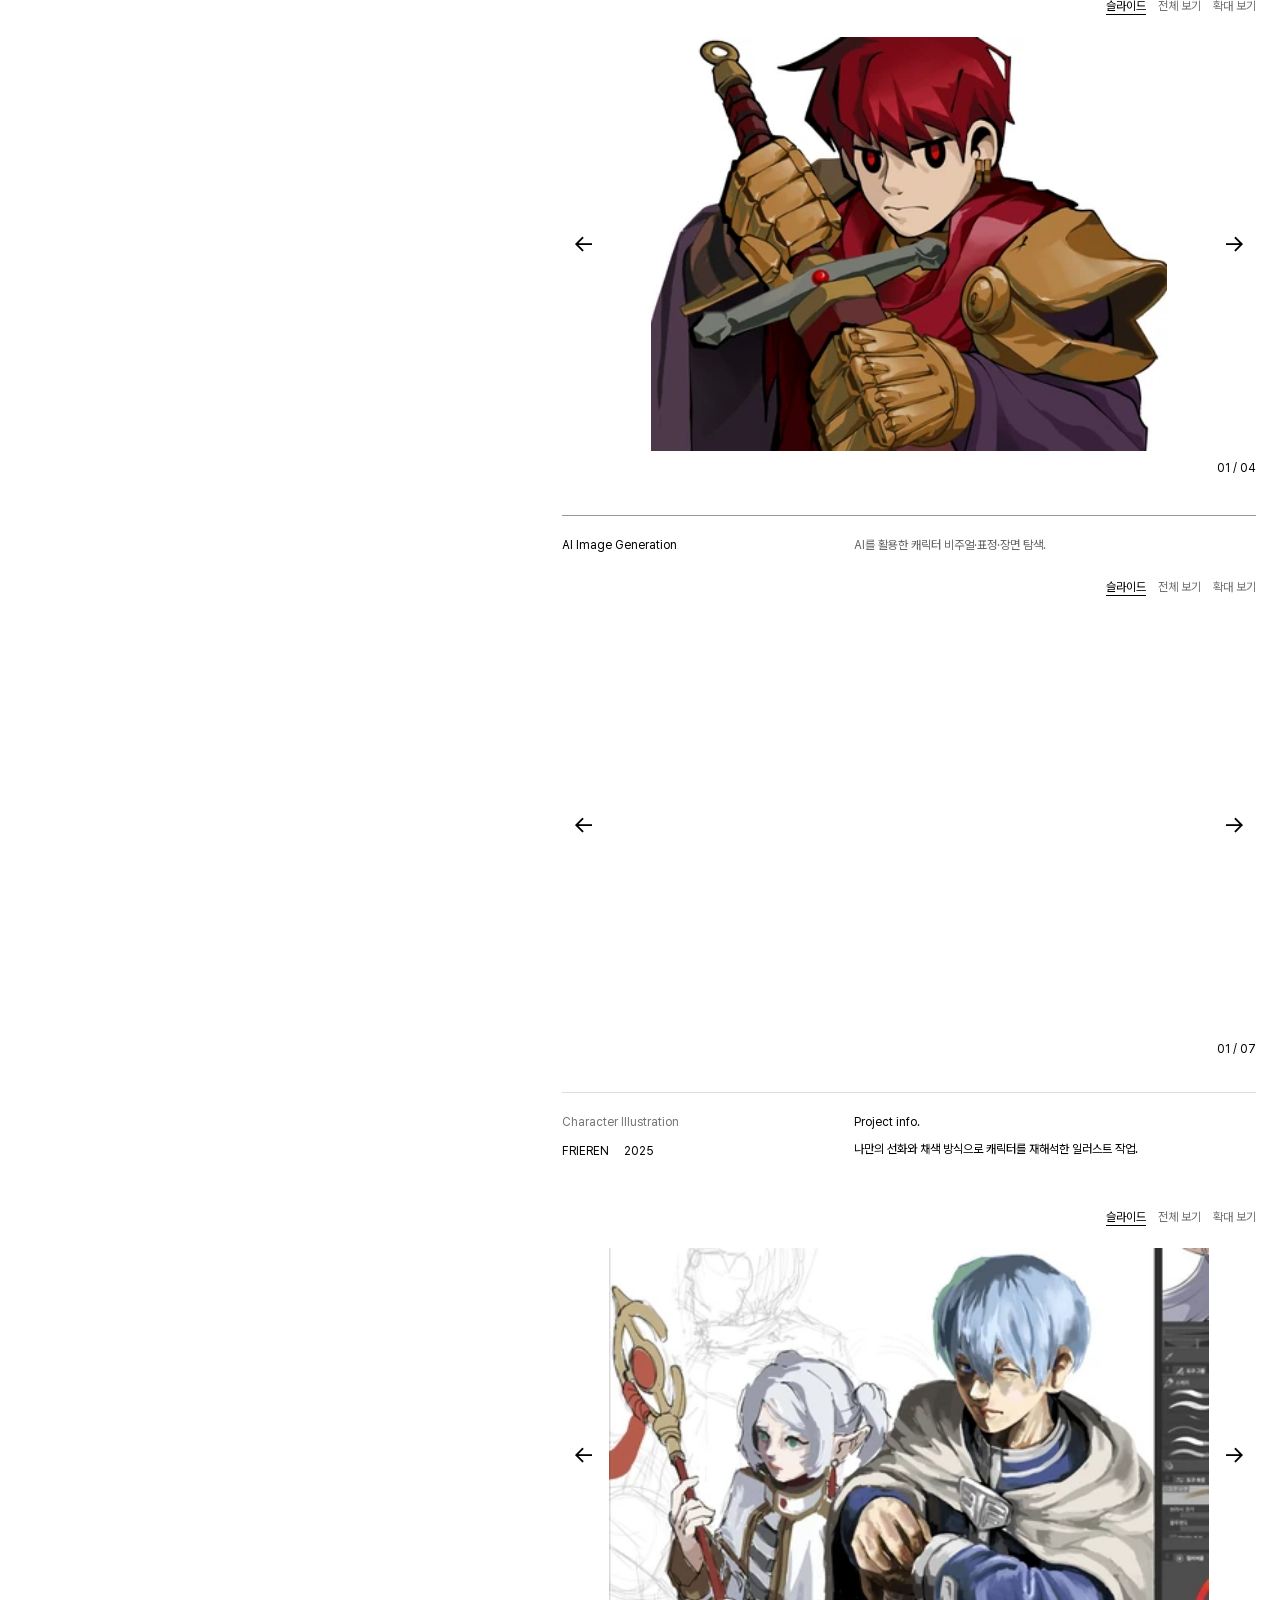
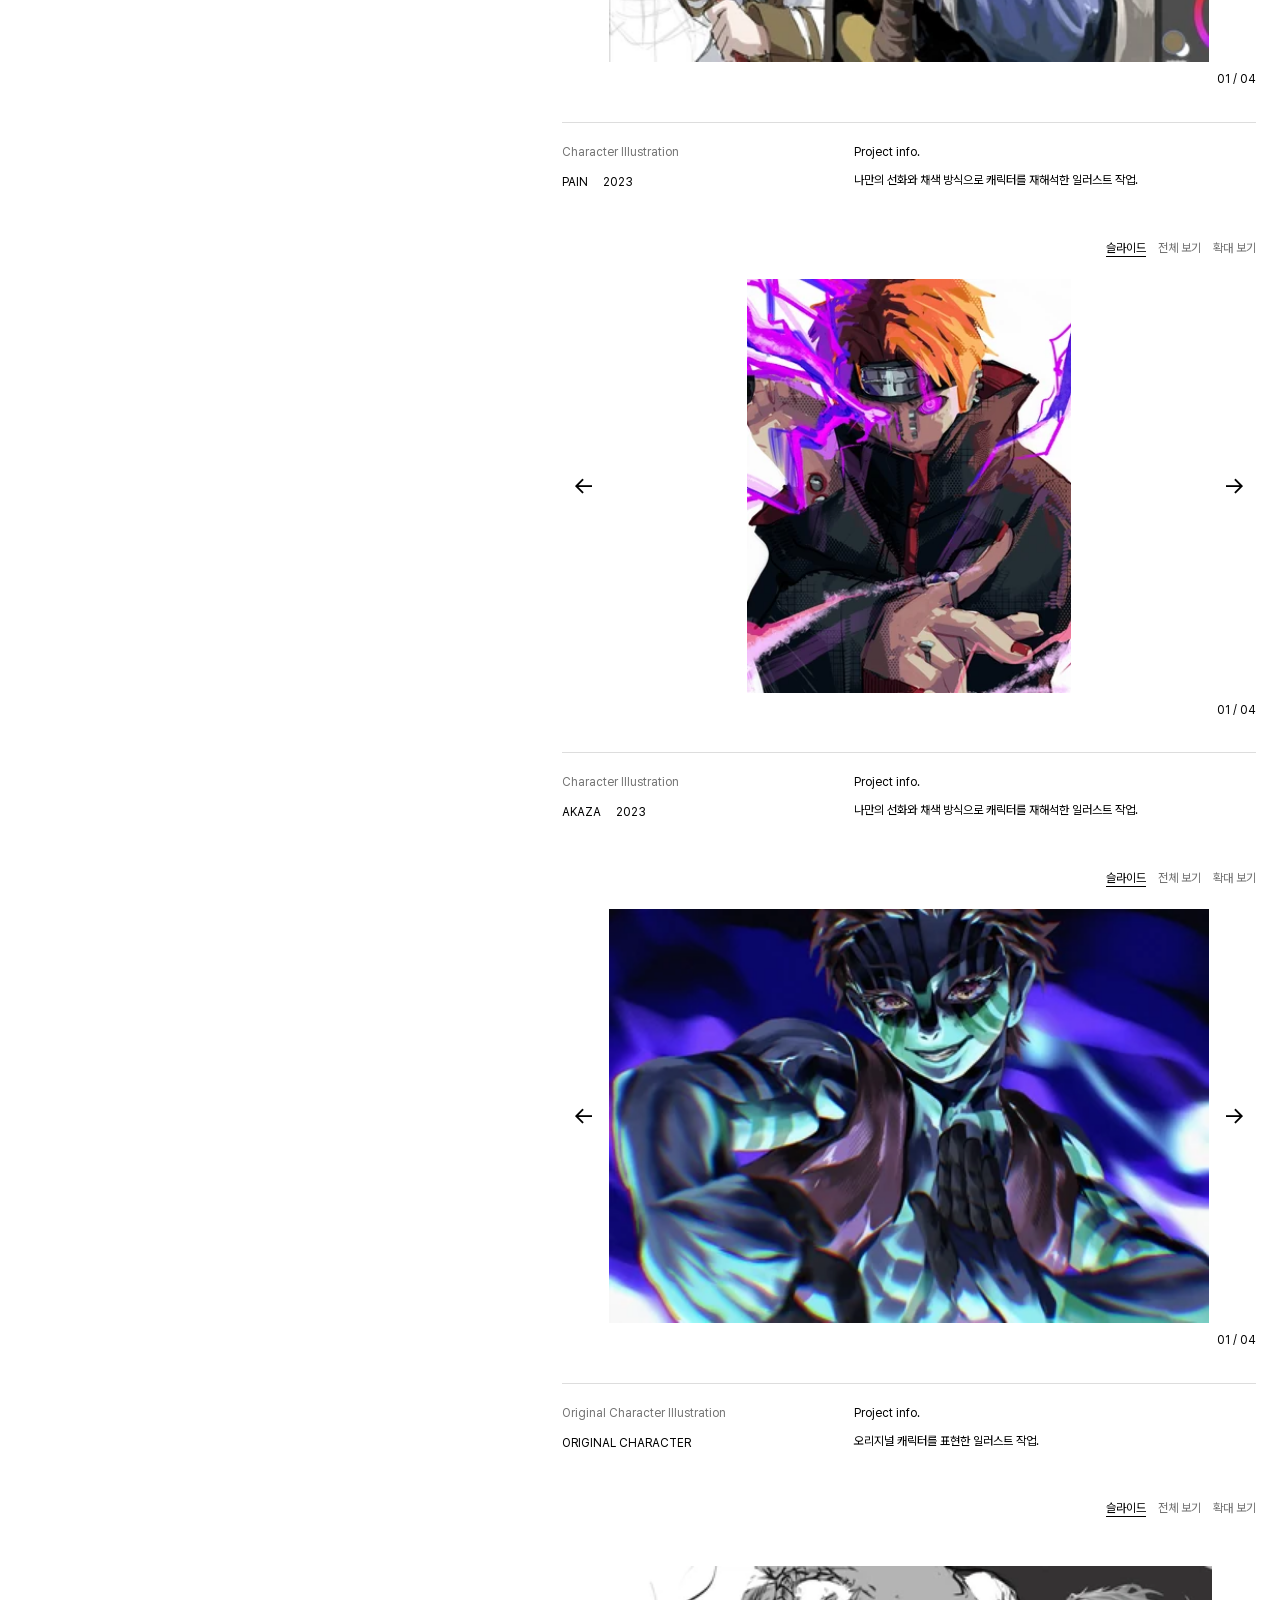
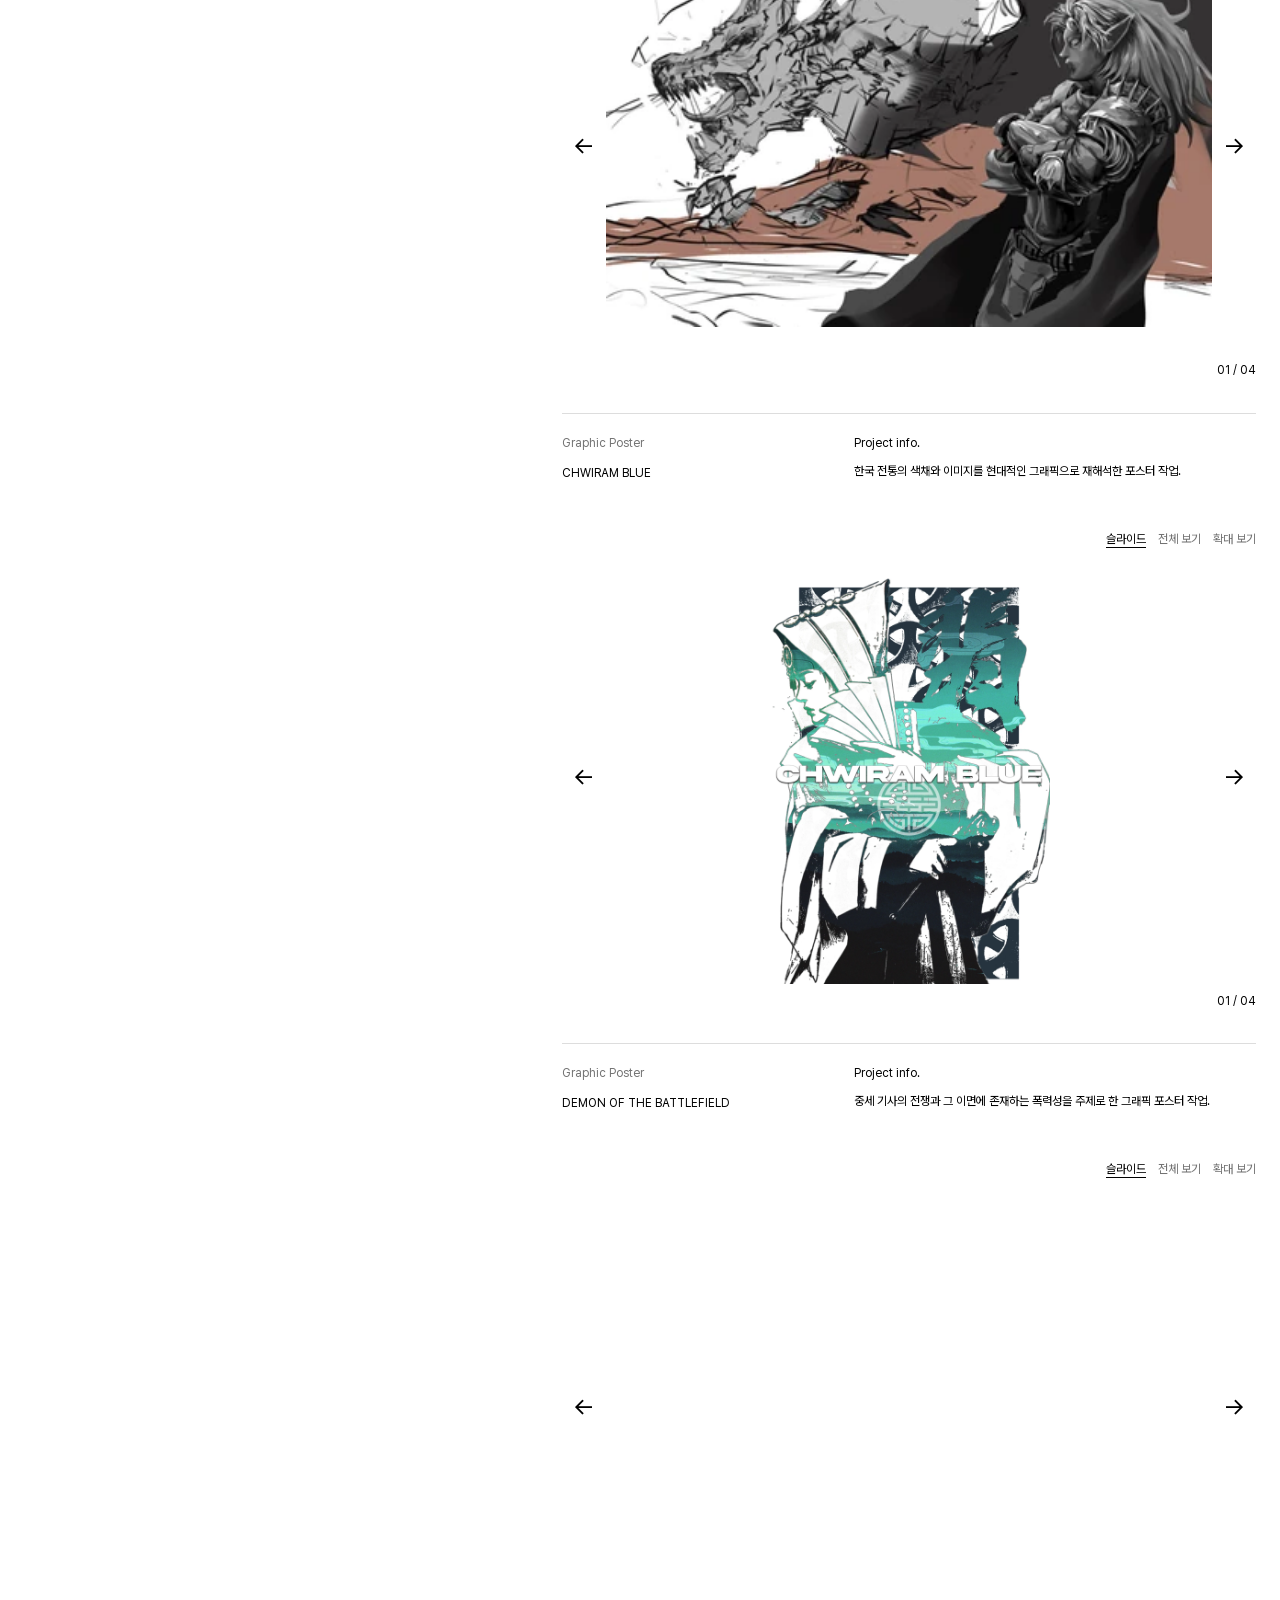
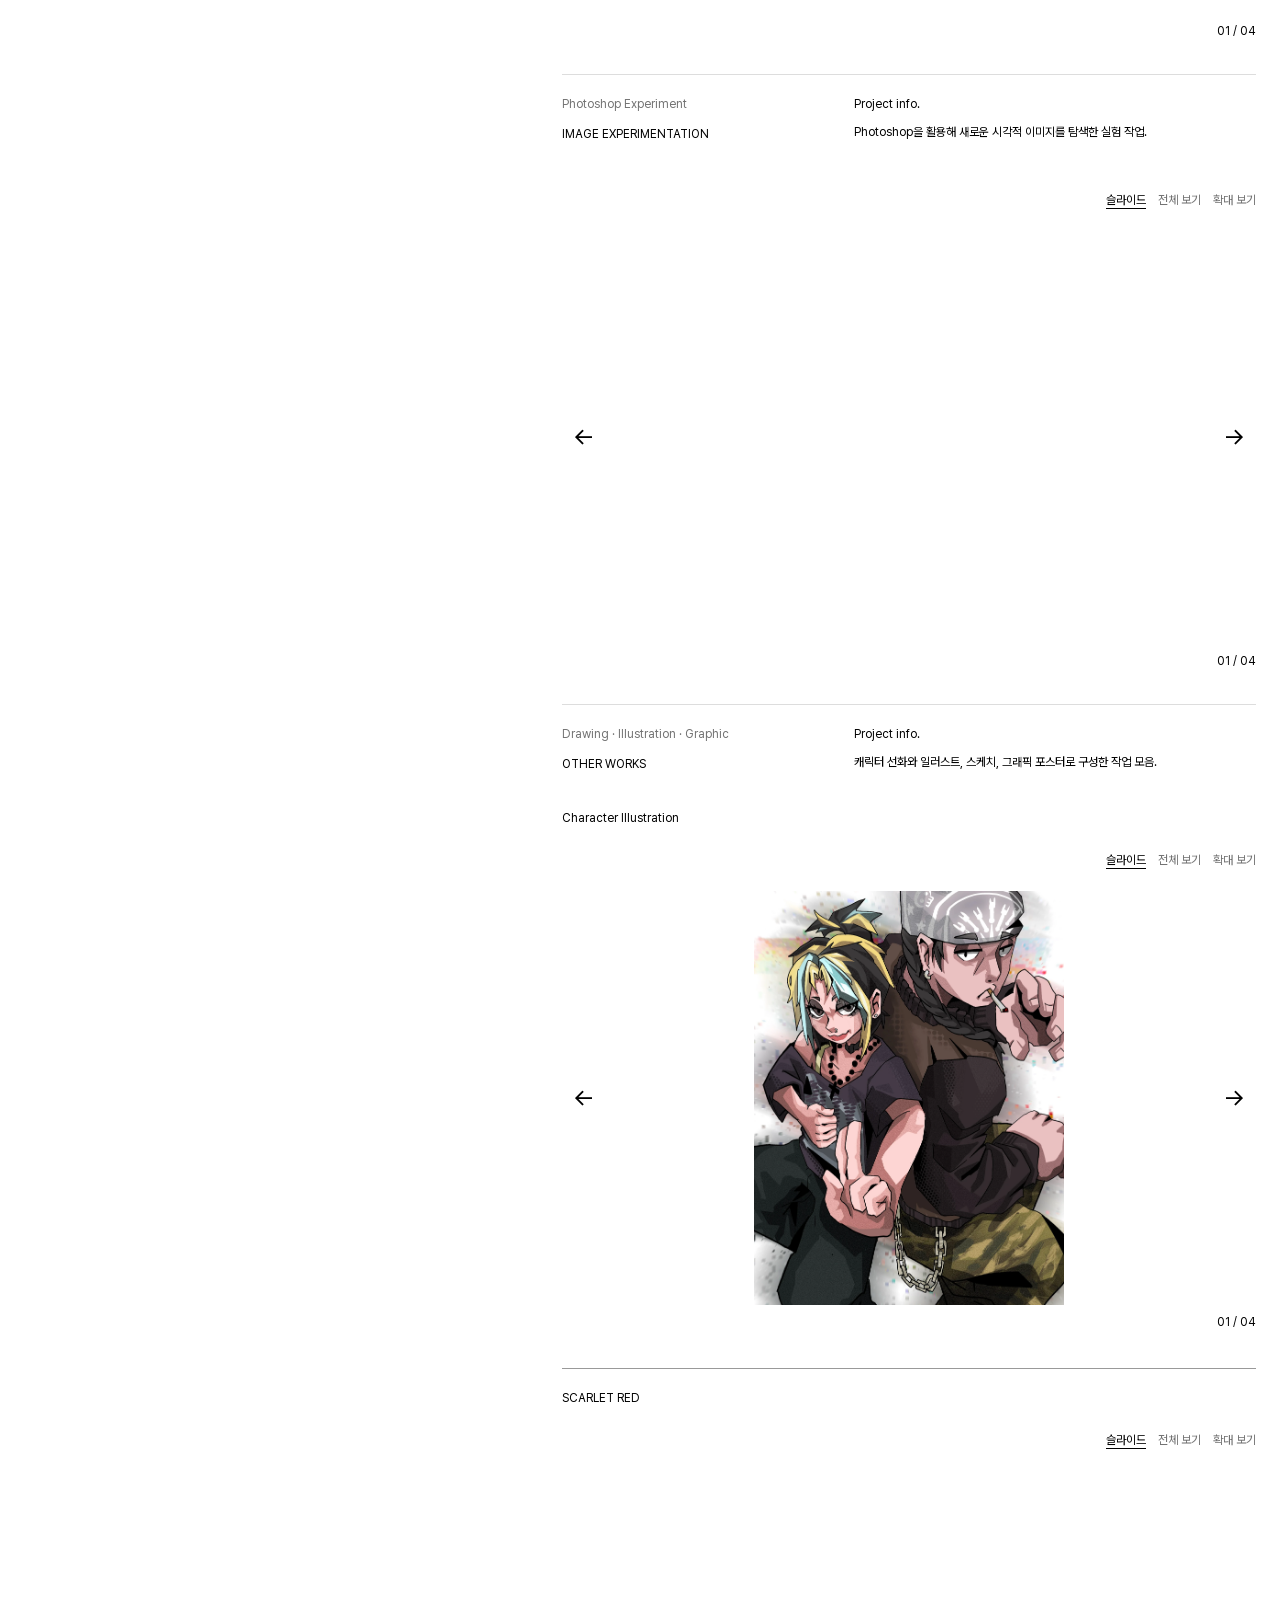
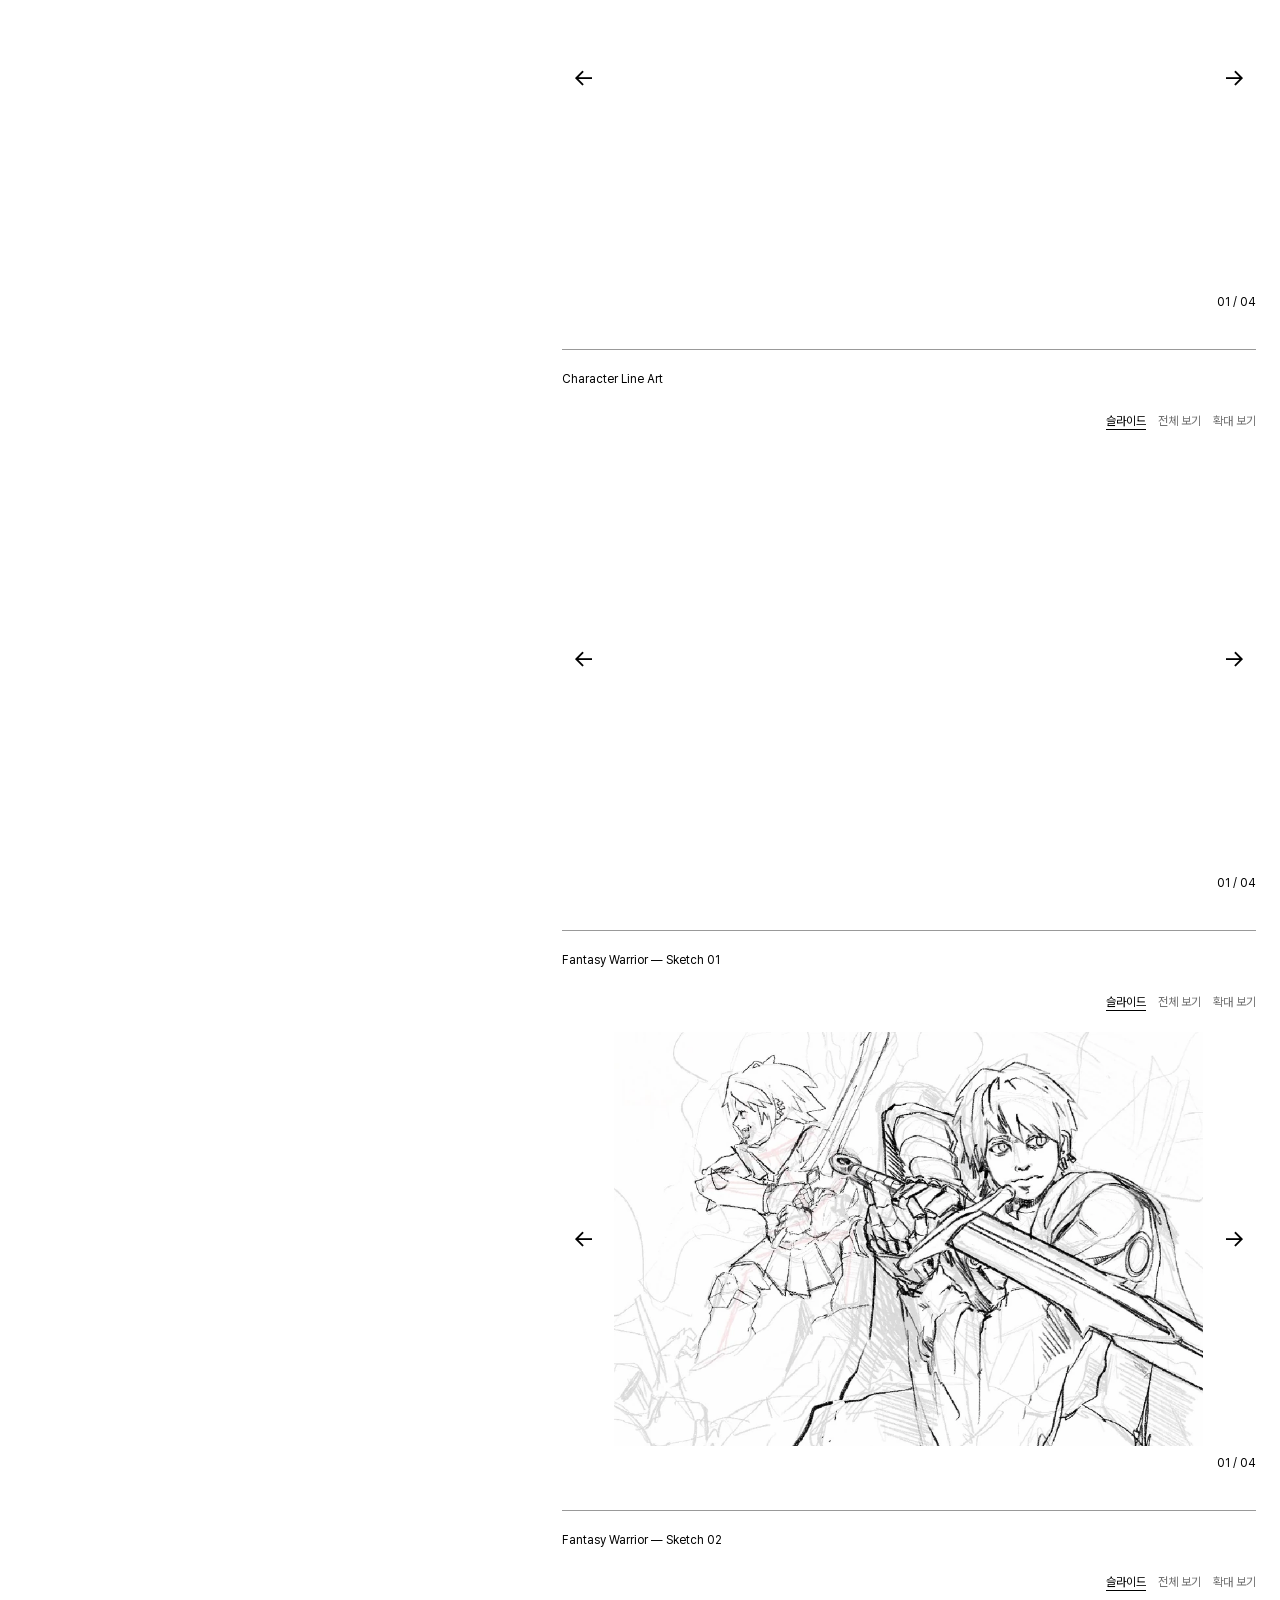
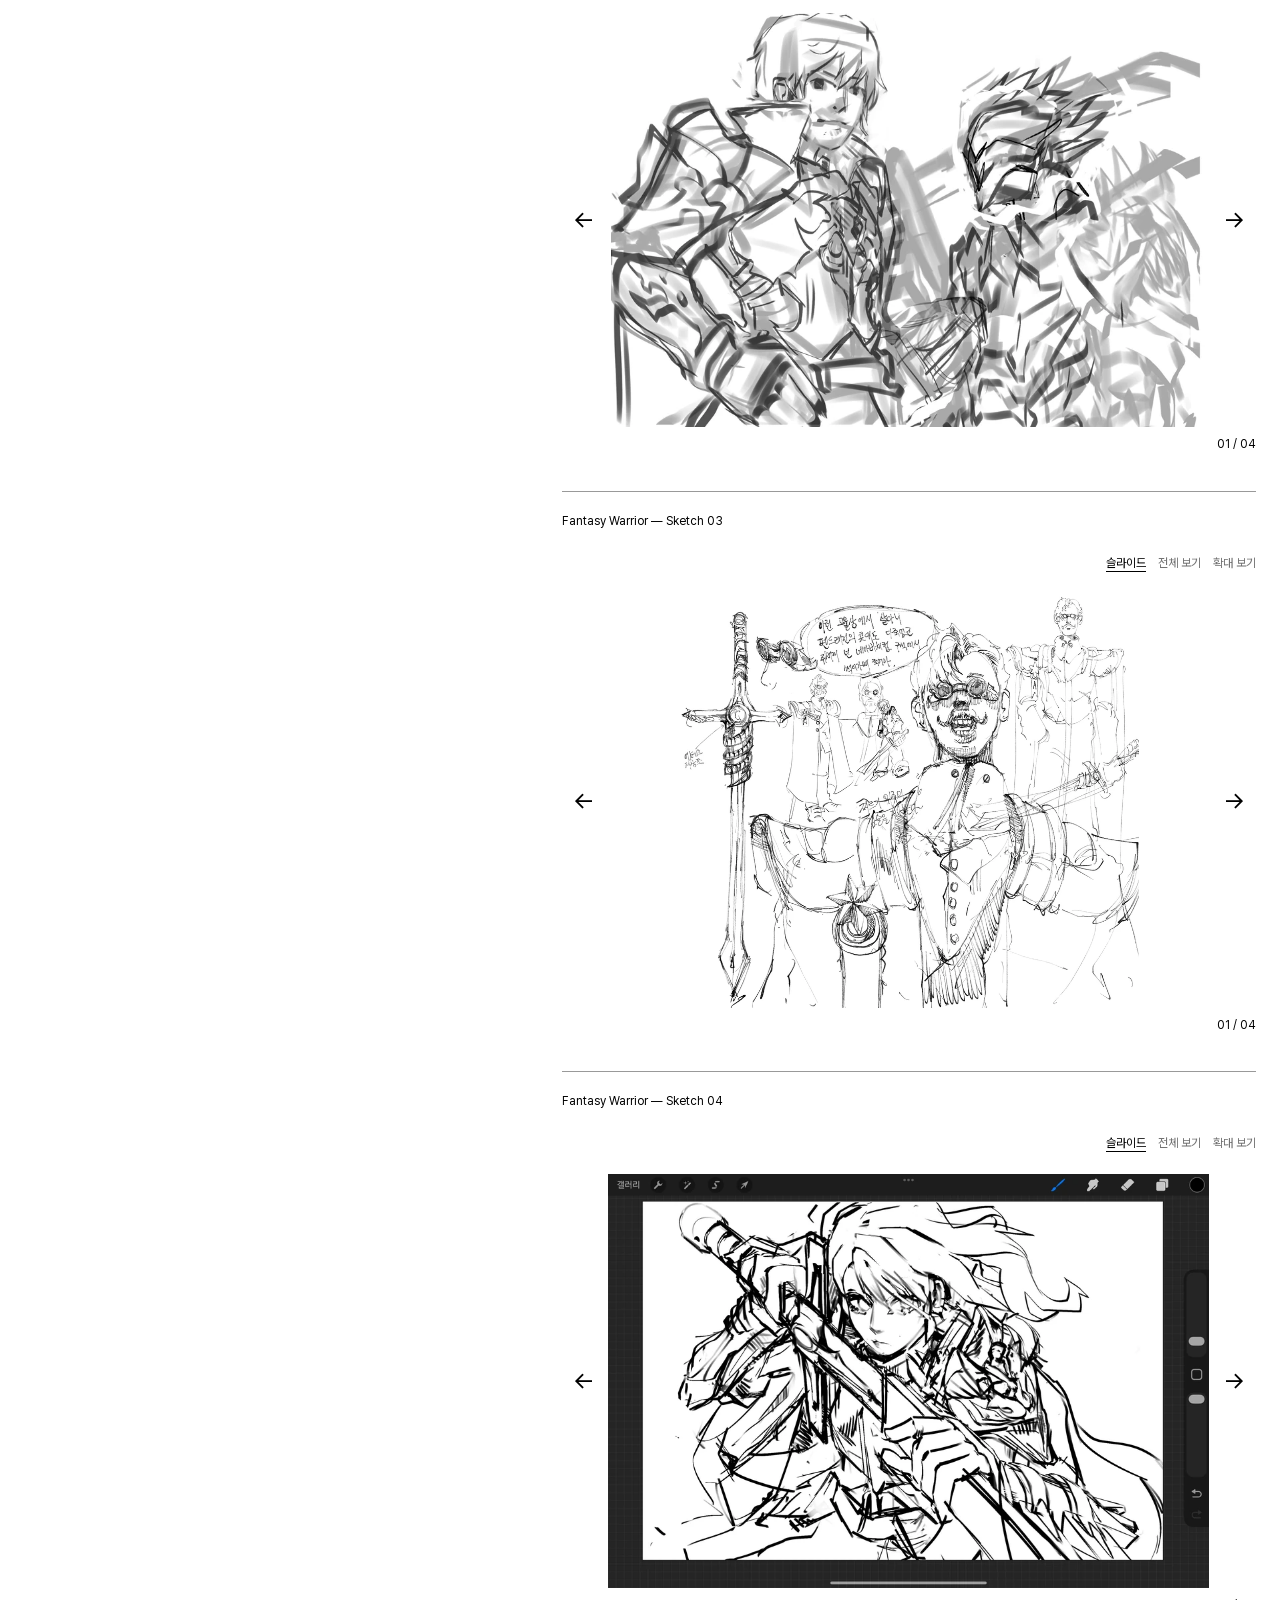
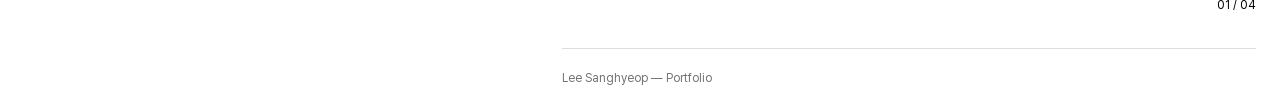
<file: stages/10-full-scroll/index.html>
<!doctype html>
<html lang="ko">
  <head>
    <meta charset="utf-8" />
    <meta name="viewport" content="width=device-width, initial-scale=1" />
    <title>이상협 포트폴리오 — 스타일 수정03</title>
    <script>
      window.location.replace('../10-style-revision-03/' + window.location.search + window.location.hash);
    </script>
  </head>
  <body>
    <p><a href="../10-style-revision-03/">스타일 수정03 페이지로 이동</a></p>
  </body>
</html>
</file>
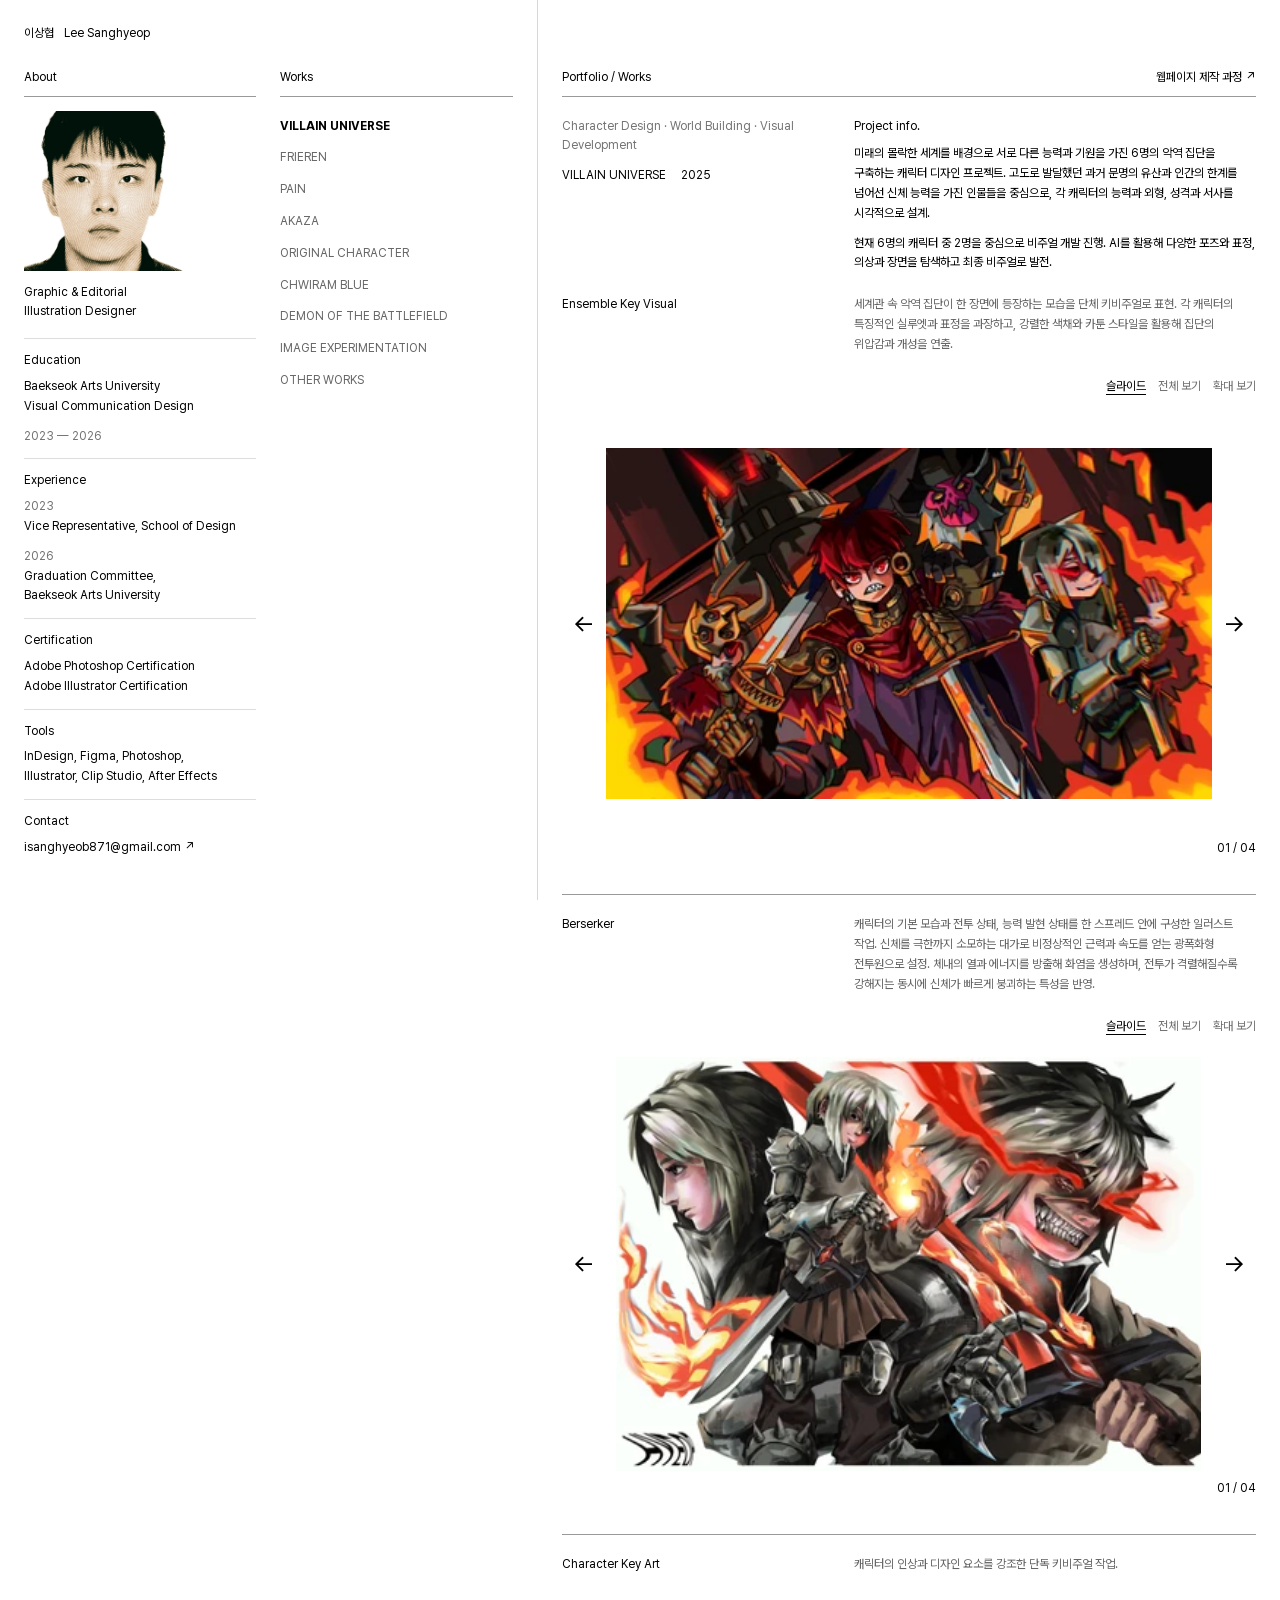
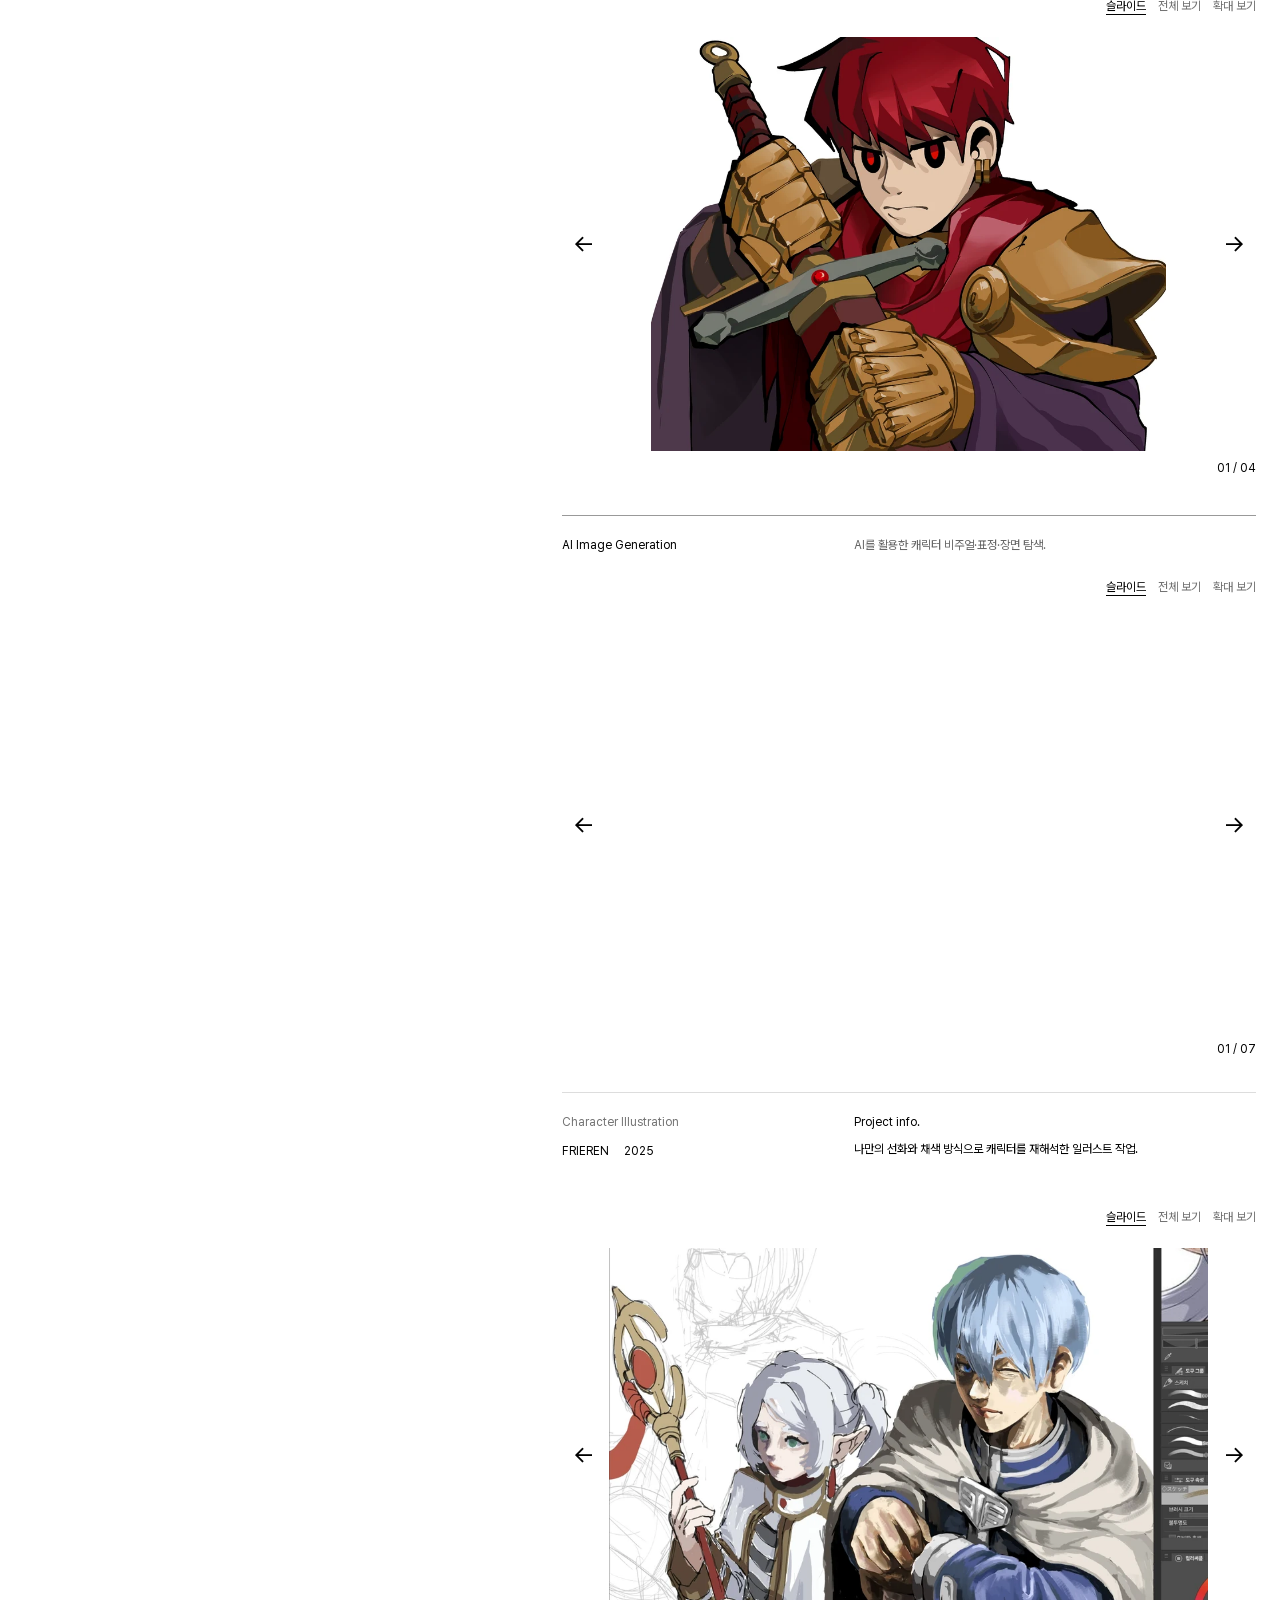
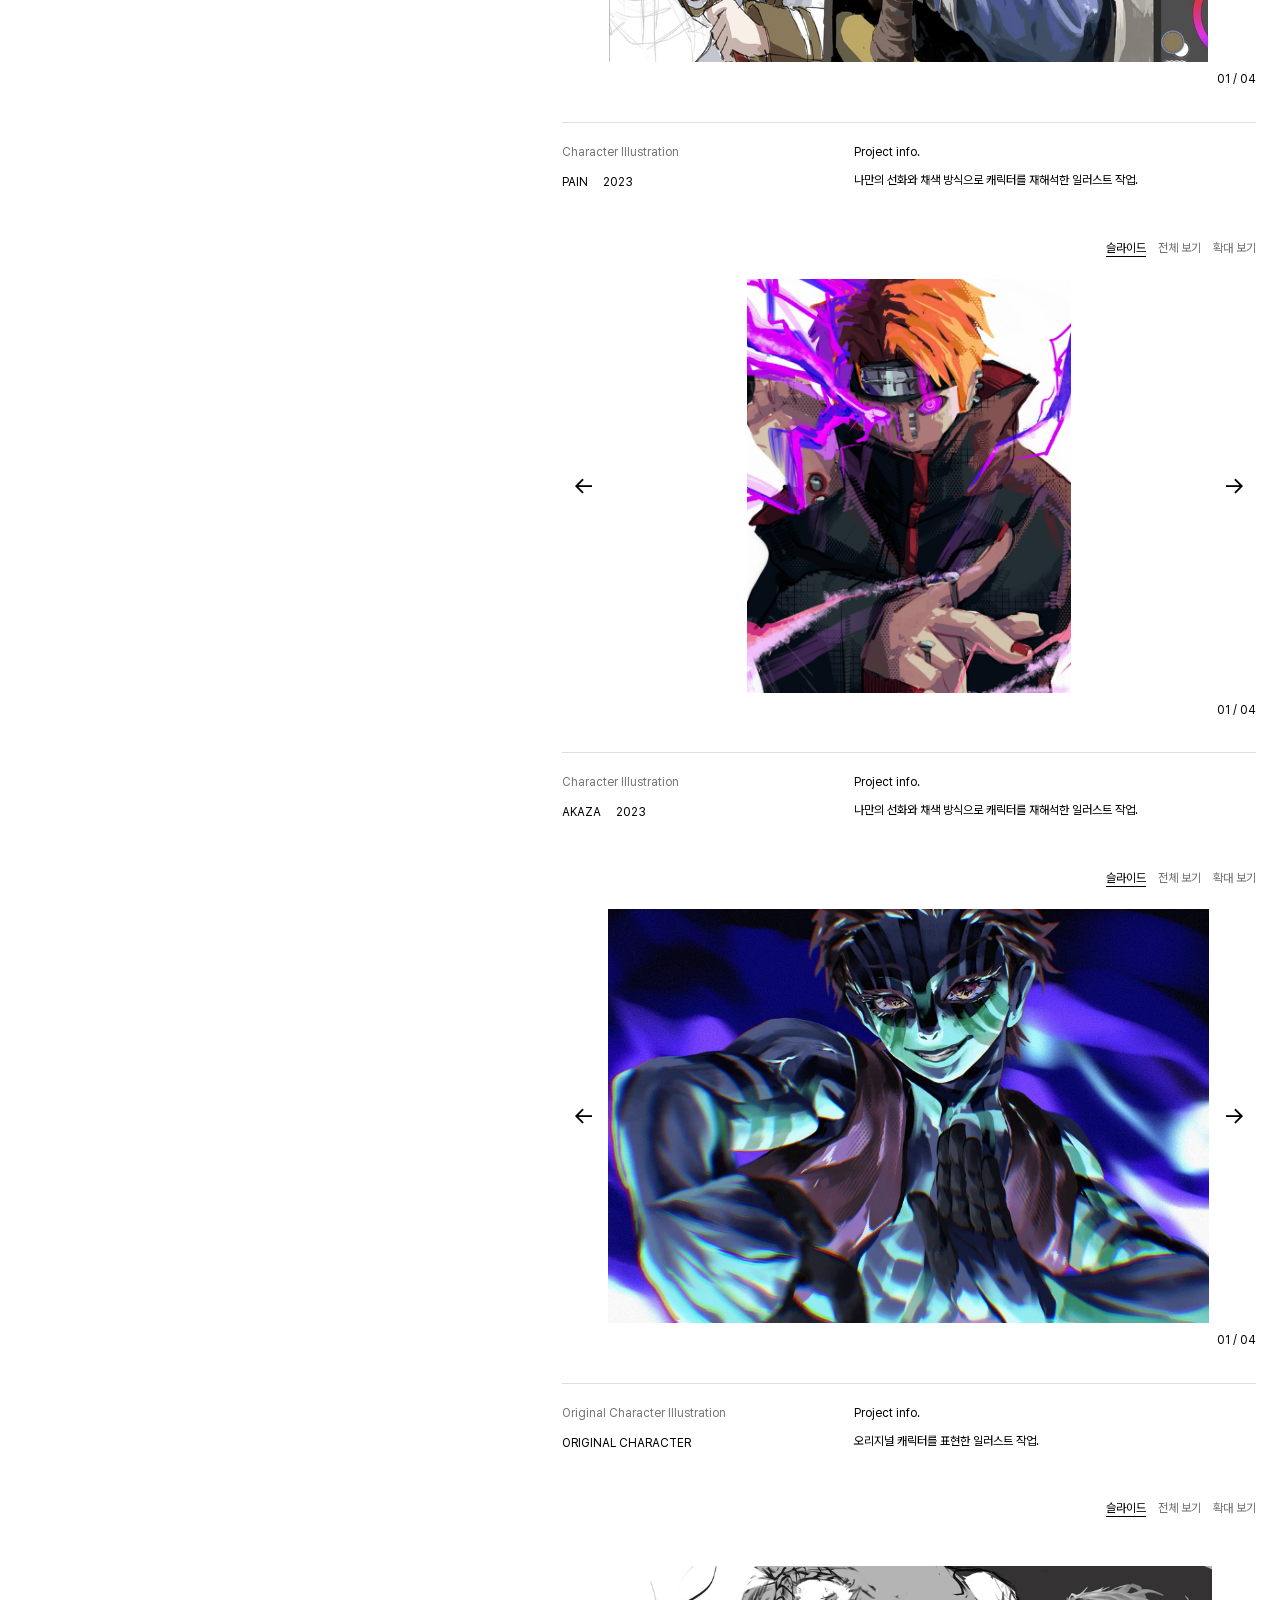
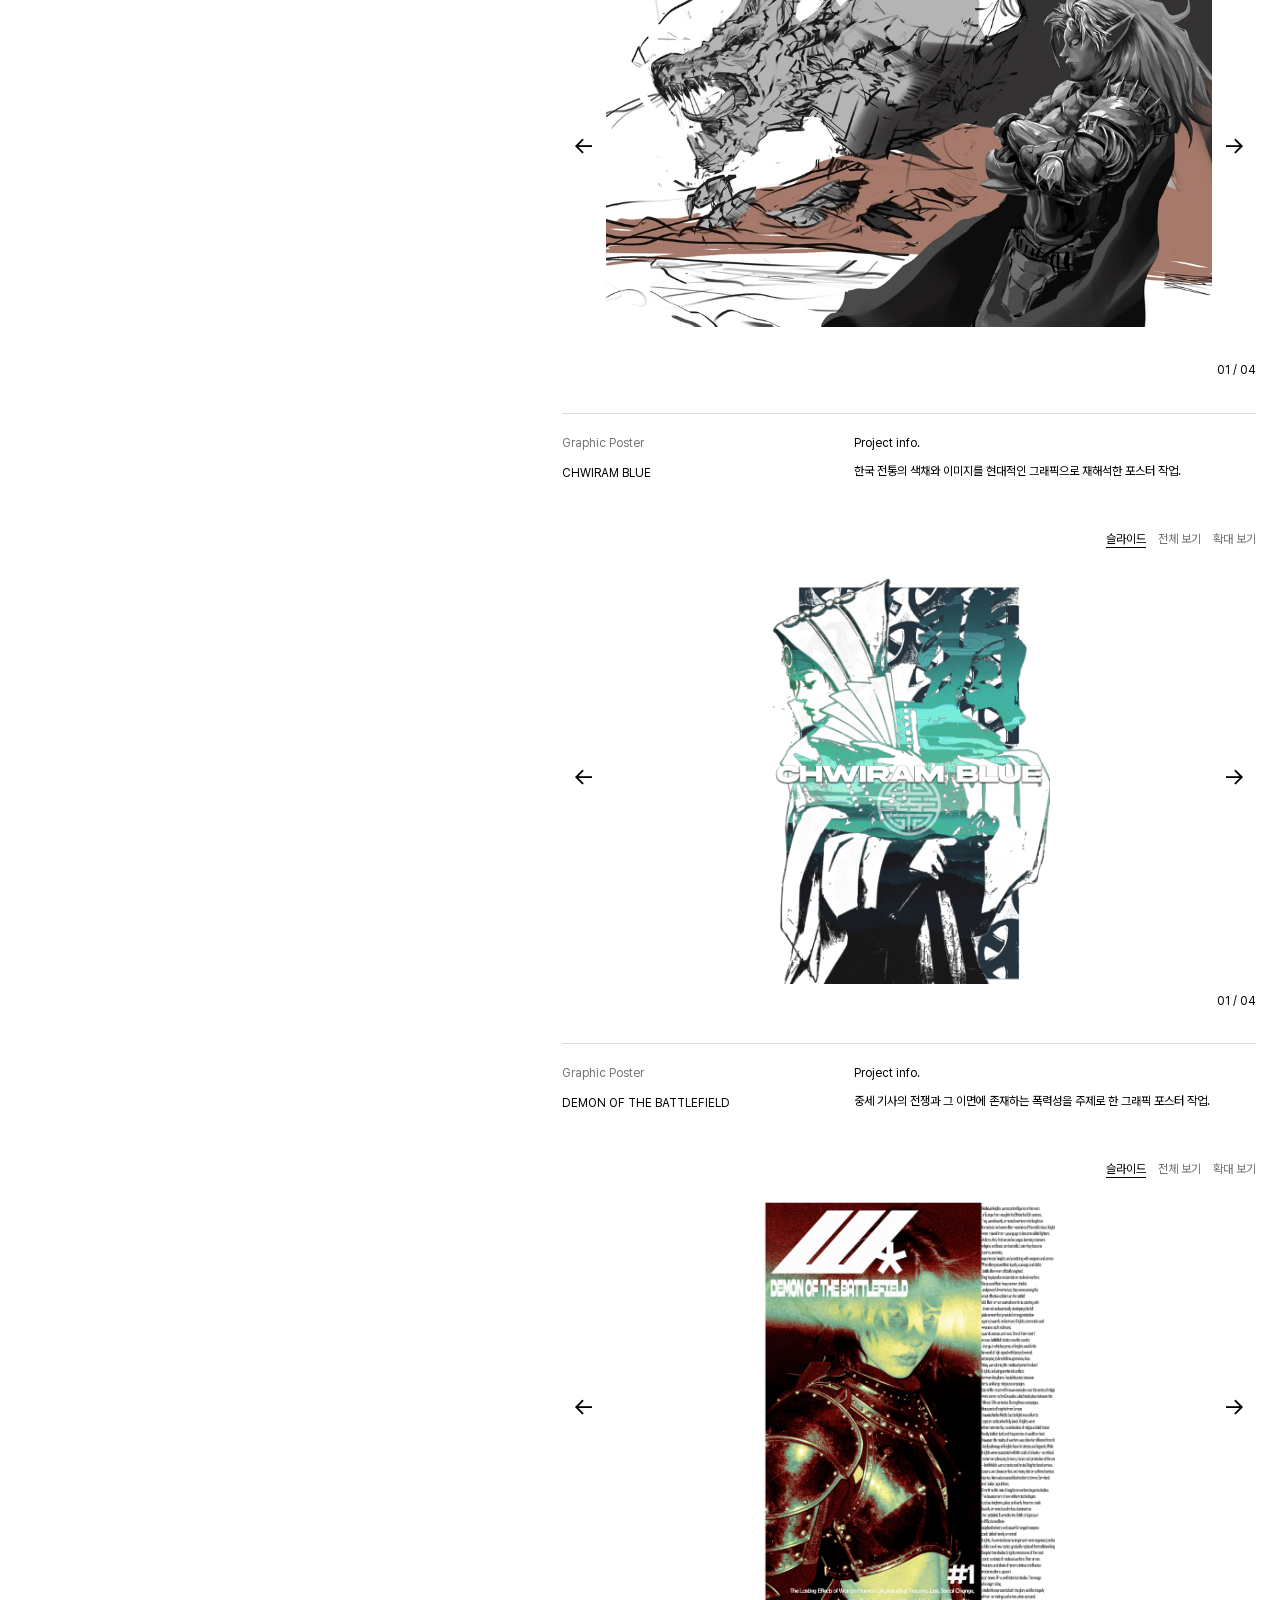
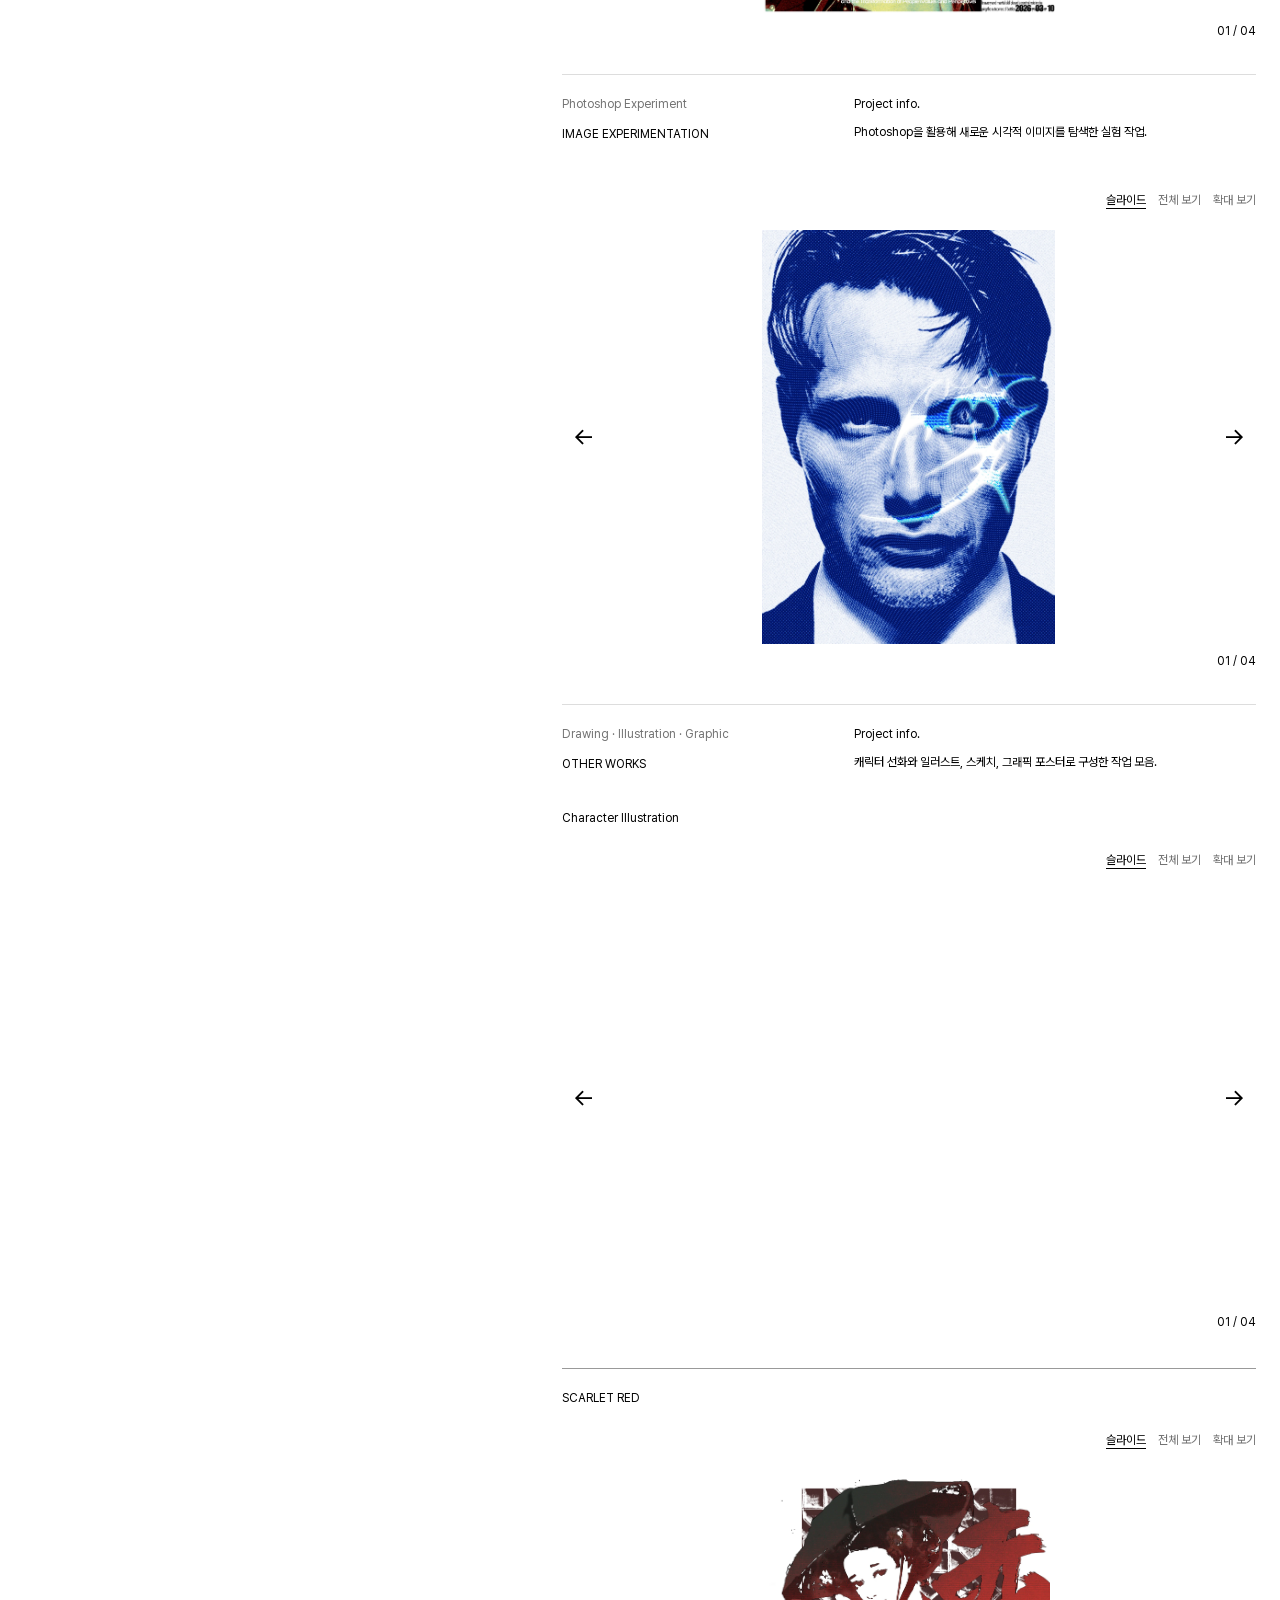
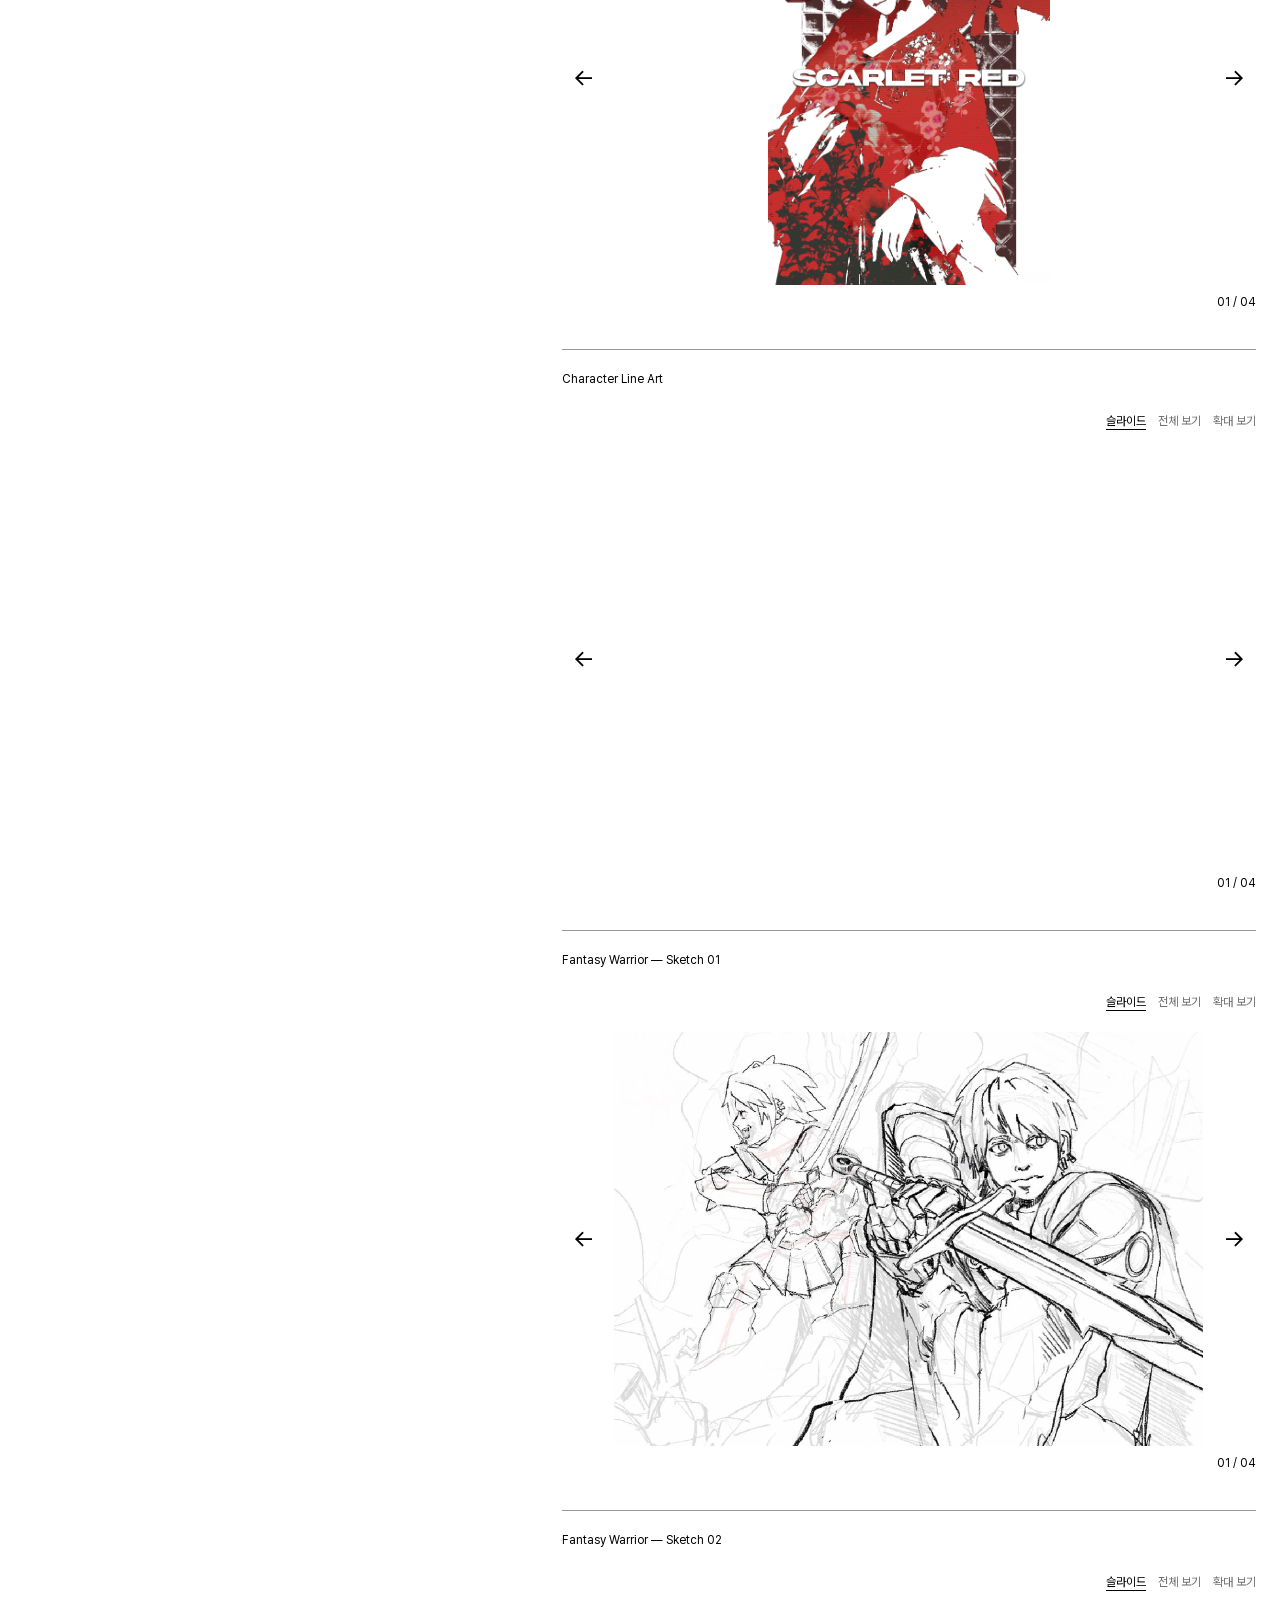
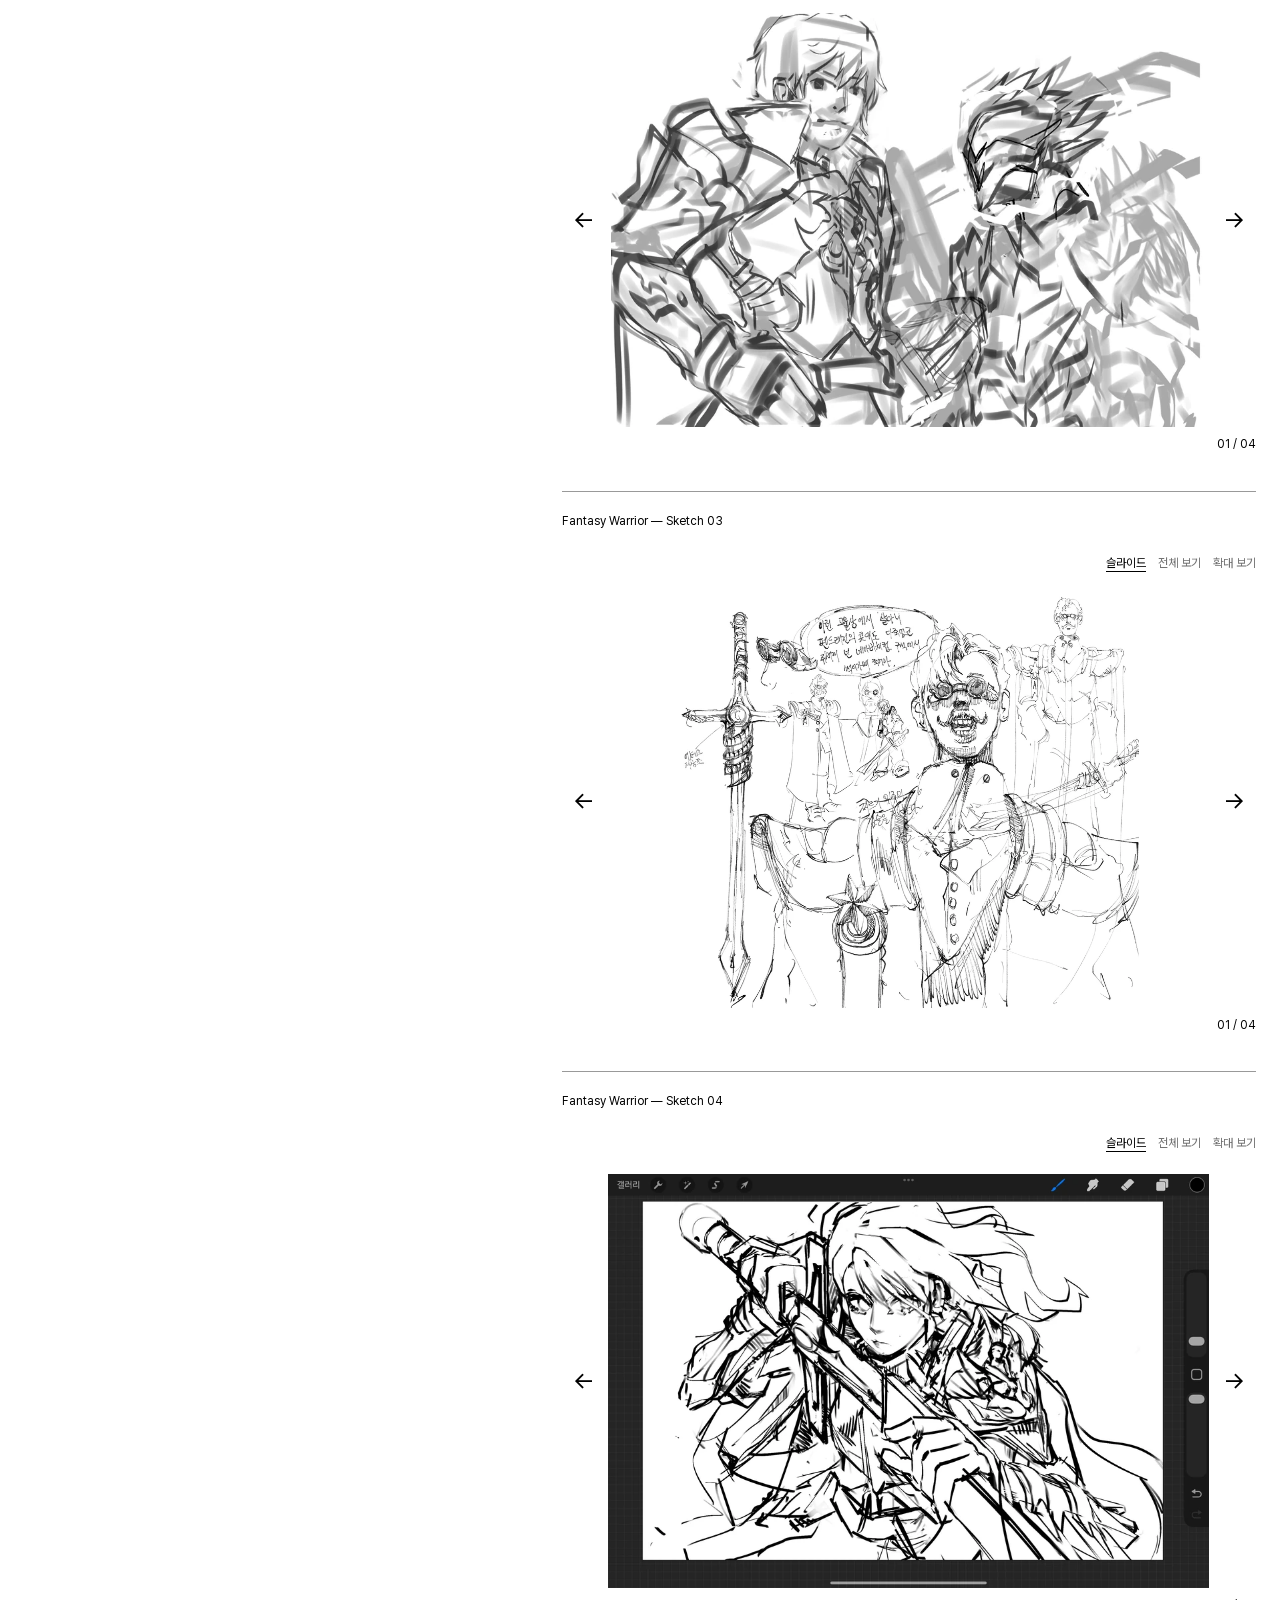
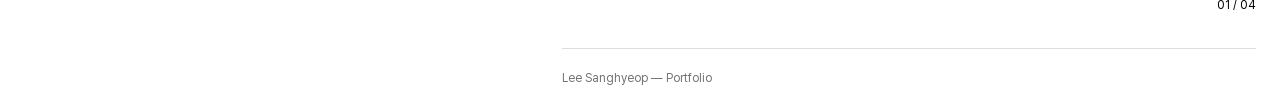
<file: stages/10-style-revision-03/index.html>
<!doctype html>
<html lang="ko">
  <head>
    <meta charset="utf-8" />
    <meta name="viewport" content="width=device-width, initial-scale=1" />
    <meta
      name="description"
      content="디자이너 이상협의 캐릭터 디자인, 일러스트레이션, 그래픽 및 편집 디자인 포트폴리오." />
    <title>이상협 — Lee Sanghyeop | Portfolio</title>
    <link rel="stylesheet" href="style.css" />
    <link rel="preload" href="../../assets/fonts/PretendardVariable.woff2" as="font" type="font/woff2" crossorigin />
    <script src="navigation.js" defer></script>
    <script src="gallery.js" defer></script>
  </head>
  <body>
    <a class="skip-link" href="#main">본문으로 건너뛰기</a>
    <div class="site-shell">
      <aside class="sidebar">
        <div class="identity-row">
          <a class="identity" href="#main">이상협<span>Lee Sanghyeop</span></a>
          <a class="mobile-process-link" href="../../index.html">웹페이지 제작 과정 ↗</a>
        </div>
        <div class="sidebar-columns">
          <section class="about" id="about" aria-labelledby="about-title" tabindex="-1">
            <h2 id="about-title">About</h2>
            <div class="about-intro">
              <img
                src="../../assets/artworks/portrait.webp"
                alt="디자이너 이상협의 프로필 사진"
                width="200"
                height="200"
                decoding="async" />
              <p>Graphic &amp; Editorial<br />Illustration Designer</p>
            </div>
            <div class="bio-section">
              <h3>Education</h3>
              <div>
                <p>Baekseok Arts University<br />Visual Communication Design</p>
                <span class="muted">2023 — 2026</span>
              </div>
            </div>
            <div class="bio-section">
              <h3>Experience</h3>
              <div>
                <p><span class="muted">2023</span><br />Vice Representative, School of Design</p>
                <p><span class="muted">2026</span><br />Graduation Committee,<br />Baekseok Arts University</p>
              </div>
            </div>
            <div class="bio-section">
              <h3>Certification</h3>
              <p>Adobe Photoshop Certification<br />Adobe Illustrator Certification</p>
            </div>
            <div class="bio-section">
              <h3>Tools</h3>
              <p>InDesign, Figma, Photoshop,<br />Illustrator, Clip Studio, After Effects</p>
            </div>
            <div class="bio-section">
              <h3>Contact</h3>
              <a href="mailto:isanghyeob871@gmail.com">isanghyeob871@gmail.com ↗</a>
            </div>
          </section>
          <div class="project-navigation" id="project-navigation">
            <div class="index-heading">Works</div>
            <nav aria-label="프로젝트 목록">
              <a class="project-link" href="#villain-universe" data-project-link>VILLAIN UNIVERSE</a>
              <a class="project-link" href="#frieren" data-project-link>FRIEREN</a>
              <a class="project-link" href="#pain" data-project-link>PAIN</a>
              <a class="project-link" href="#akaza" data-project-link>AKAZA</a>
              <a class="project-link" href="#original-character" data-project-link>ORIGINAL CHARACTER</a>
              <a class="project-link" href="#chwiram-blue" data-project-link>CHWIRAM BLUE</a>
              <a class="project-link" href="#demon-of-the-battlefield" data-project-link>DEMON OF THE BATTLEFIELD</a>
              <a class="project-link" href="#image-experimentation" data-project-link>IMAGE EXPERIMENTATION</a>
              <a class="project-link" href="#other-works" data-project-link>OTHER WORKS</a>
            </nav>
          </div>
        </div>
      </aside>
      <main class="main" id="main" tabindex="-1">
        <header class="topbar">
          <span>Portfolio / Works</span><a href="../../index.html">웹페이지 제작 과정 ↗</a>
        </header>
        <section
          class="project"
          id="villain-universe"
          aria-labelledby="villain-universe-title"
          data-panel
          data-title="VILLAIN UNIVERSE">
          <div class="project-information">
            <div class="project-heading">
              <p class="eyebrow">Character Design · World Building · Visual Development</p>
              <h1 id="villain-universe-title" tabindex="-1">VILLAIN UNIVERSE <span class="project-year">2025</span></h1>
            </div>
            <div class="project-description">
              <h2>Project info.</h2>
              <div>
                <p>
                  미래의 몰락한 세계를 배경으로 서로 다른 능력과 기원을 가진 6명의 악역 집단을 구축하는 캐릭터 디자인
                  프로젝트. 고도로 발달했던 과거 문명의 유산과 인간의 한계를 넘어선 신체 능력을 가진 인물들을 중심으로,
                  각 캐릭터의 능력과 외형, 성격과 서사를 시각적으로 설계.
                </p>
                <p>
                  현재 6명의 캐릭터 중 2명을 중심으로 비주얼 개발 진행. AI를 활용해 다양한 포즈와 표정, 의상과 장면을
                  탐색하고 최종 비주얼로 발전.
                </p>
              </div>
            </div>
          </div>
          <div class="work-group">
            <div class="work-heading">
              <h2>Ensemble Key Visual</h2>
              <div>
                <p>
                  세계관 속 악역 집단이 한 장면에 등장하는 모습을 단체 키비주얼로 표현. 각 캐릭터의 특징적인 실루엣과
                  표정을 과장하고, 강렬한 색채와 카툰 스타일을 활용해 집단의 위압감과 개성을 연출.
                </p>
              </div>
            </div>
            <div data-gallery data-default-view="slides" data-label="Ensemble Key Visual">
              <div class="gallery-items">
                <figure
                  class="artwork"
                  data-detail-views='[{"label":"붉은 머리 캐릭터의 표정","box":[0.3,0.12,0.38,0.38]},{"label":"가면과 손의 장비","box":[0.06,0.4,0.38,0.38]},{"label":"화염을 든 캐릭터","box":[0.64,0.18,0.36,0.36]}]'
                  data-artwork
                  data-title="Ensemble Key Visual">
                  <a
                    class="artwork-open"
                    href="../../assets/artworks/44-1800.webp"
                    aria-label="Ensemble Key Visual 확대 보기">
                    <img
                      src="../../assets/artworks/44-1800.webp"
                      alt="Ensemble Key Visual"
                      loading="eager"
                      decoding="async"
                      width="2956"
                      height="1714"
                      srcset="
                        ../../assets/artworks/44-400.webp   400w,
                        ../../assets/artworks/44-900.webp   900w,
                        ../../assets/artworks/44-1800.webp 1800w
                      "
                      sizes="(max-width: 760px) calc(100vw - 40px), 60vw"
                      fetchpriority="high" />
                  </a>
                </figure>
              </div>
            </div>
          </div>
          <div class="work-group">
            <div class="work-heading">
              <h2>Berserker</h2>
              <div>
                <p>
                  캐릭터의 기본 모습과 전투 상태, 능력 발현 상태를 한 스프레드 안에 구성한 일러스트 작업. 신체를
                  극한까지 소모하는 대가로 비정상적인 근력과 속도를 얻는 광폭화형 전투원으로 설정. 체내의 열과 에너지를
                  방출해 화염을 생성하며, 전투가 격렬해질수록 강해지는 동시에 신체가 빠르게 붕괴하는 특성을 반영.
                </p>
              </div>
            </div>
            <div data-gallery data-default-view="slides" data-label="Berserker">
              <div class="gallery-items">
                <figure
                  class="artwork"
                  data-detail-views='[{"label":"기본 모습의 표정","box":[0.005,0.1,0.34,0.34]},{"label":"화염과 전투 동작","box":[0.24,0.2,0.4,0.4]},{"label":"광폭화 상태의 표정","box":[0.56,0.08,0.4,0.4]}]'
                  data-artwork
                  data-title="Berserker">
                  <a class="artwork-open" href="../../assets/artworks/45-1800.webp" aria-label="Berserker 확대 보기">
                    <img
                      src="../../assets/artworks/45-1800.webp"
                      alt="Berserker"
                      loading="lazy"
                      decoding="async"
                      width="3508"
                      height="2480"
                      srcset="
                        ../../assets/artworks/45-400.webp   400w,
                        ../../assets/artworks/45-900.webp   900w,
                        ../../assets/artworks/45-1800.webp 1800w
                      "
                      sizes="(max-width: 760px) calc(100vw - 40px), 60vw" />
                  </a>
                </figure>
              </div>
            </div>
          </div>
          <div class="work-group">
            <div class="work-heading">
              <h2>Character Key Art</h2>
              <div><p>캐릭터의 인상과 디자인 요소를 강조한 단독 키비주얼 작업.</p></div>
            </div>
            <div data-gallery data-default-view="slides" data-label="Character Key Art">
              <div class="gallery-items">
                <figure
                  class="artwork"
                  data-detail-views='[{"label":"표정과 머리카락","box":[0.31,0.1,0.4,0.4]},{"label":"검과 장갑","box":[0.07,0.24,0.42,0.42]},{"label":"어깨 갑옷과 문양","box":[0.56,0.42,0.42,0.42]}]'
                  data-artwork
                  data-title="Character Key Art">
                  <a
                    class="artwork-open"
                    href="../../assets/artworks/06-1800.webp"
                    aria-label="Character Key Art 확대 보기">
                    <img
                      src="../../assets/artworks/06-1800.webp"
                      alt="Character Key Art"
                      loading="lazy"
                      decoding="async"
                      width="3000"
                      height="2409"
                      srcset="
                        ../../assets/artworks/06-400.webp   400w,
                        ../../assets/artworks/06-900.webp   900w,
                        ../../assets/artworks/06-1800.webp 1800w
                      "
                      sizes="(max-width: 760px) calc(100vw - 40px), 60vw" />
                  </a>
                </figure>
              </div>
            </div>
          </div>
          <div class="work-group">
            <div class="work-heading">
              <h2>AI Image Generation</h2>
              <div><p>AI를 활용한 캐릭터 비주얼·표정·장면 탐색.</p></div>
            </div>
            <div data-gallery data-default-view="slides" data-label="AI Image Generation">
              <div class="gallery-items">
                <figure class="artwork" data-artwork data-title="AI Character Motion Study">
                  <a
                    class="artwork-open"
                    href="../../assets/artworks/25-1800.webp"
                    aria-label="AI Character Motion Study 확대 보기">
                    <img
                      src="../../assets/artworks/25-1800.webp"
                      alt="AI Character Motion Study"
                      loading="lazy"
                      decoding="async"
                      width="1214"
                      height="431"
                      srcset="
                        ../../assets/artworks/25-400.webp   400w,
                        ../../assets/artworks/25-900.webp   900w,
                        ../../assets/artworks/25-1800.webp 1214w
                      "
                      sizes="(max-width: 760px) calc(100vw - 40px), 60vw"
                      data-animation="../../assets/artworks/25.gif" />
                  </a>
                </figure>
                <figure class="artwork" data-artwork data-title="AI Image Generation — Berserker">
                  <a
                    class="artwork-open"
                    href="../../assets/artworks/15-1800.webp"
                    aria-label="AI Image Generation — Berserker 확대 보기">
                    <img
                      src="../../assets/artworks/15-1800.webp"
                      alt="AI Image Generation — Berserker"
                      loading="lazy"
                      decoding="async"
                      width="1145"
                      height="1374"
                      srcset="
                        ../../assets/artworks/15-400.webp   333w,
                        ../../assets/artworks/15-900.webp   750w,
                        ../../assets/artworks/15-1800.webp 1145w
                      "
                      sizes="(max-width: 760px) calc(100vw - 40px), 60vw" />
                  </a>
                </figure>
                <figure class="artwork" data-artwork data-title="AI Image Generation — Character Portrait">
                  <a
                    class="artwork-open"
                    href="../../assets/artworks/17-1800.webp"
                    aria-label="AI Image Generation — Character Portrait 확대 보기">
                    <img
                      src="../../assets/artworks/17-1800.webp"
                      alt="AI Image Generation — Character Portrait"
                      loading="lazy"
                      decoding="async"
                      width="1145"
                      height="1374"
                      srcset="
                        ../../assets/artworks/17-400.webp   333w,
                        ../../assets/artworks/17-900.webp   750w,
                        ../../assets/artworks/17-1800.webp 1145w
                      "
                      sizes="(max-width: 760px) calc(100vw - 40px), 60vw" />
                  </a>
                </figure>
                <figure class="artwork" data-artwork data-title="AI Image Generation — Duo">
                  <a
                    class="artwork-open"
                    href="../../assets/artworks/14-1800.webp"
                    aria-label="AI Image Generation — Duo 확대 보기">
                    <img
                      src="../../assets/artworks/14-1800.webp"
                      alt="AI Image Generation — Duo"
                      loading="lazy"
                      decoding="async"
                      width="1492"
                      height="1054"
                      srcset="
                        ../../assets/artworks/14-400.webp   400w,
                        ../../assets/artworks/14-900.webp   900w,
                        ../../assets/artworks/14-1800.webp 1492w
                      "
                      sizes="(max-width: 760px) calc(100vw - 40px), 60vw" />
                  </a>
                </figure>
                <figure class="artwork" data-artwork data-title="AI Image Generation — Battle Scene">
                  <a
                    class="artwork-open"
                    href="../../assets/artworks/16-1800.webp"
                    aria-label="AI Image Generation — Battle Scene 확대 보기">
                    <img
                      src="../../assets/artworks/16-1800.webp"
                      alt="AI Image Generation — Battle Scene"
                      loading="lazy"
                      decoding="async"
                      width="1495"
                      height="1052"
                      srcset="
                        ../../assets/artworks/16-400.webp   400w,
                        ../../assets/artworks/16-900.webp   900w,
                        ../../assets/artworks/16-1800.webp 1495w
                      "
                      sizes="(max-width: 760px) calc(100vw - 40px), 60vw" />
                  </a>
                </figure>
                <figure class="artwork" data-artwork data-title="AI Image Generation — Expression Study 01">
                  <a
                    class="artwork-open"
                    href="../../assets/artworks/12-1800.webp"
                    aria-label="AI Image Generation — Expression Study 01 확대 보기">
                    <img
                      src="../../assets/artworks/12-1800.webp"
                      alt="AI Image Generation — Expression Study 01"
                      loading="lazy"
                      decoding="async"
                      width="1145"
                      height="1374"
                      srcset="
                        ../../assets/artworks/12-400.webp   333w,
                        ../../assets/artworks/12-900.webp   750w,
                        ../../assets/artworks/12-1800.webp 1145w
                      "
                      sizes="(max-width: 760px) calc(100vw - 40px), 60vw" />
                  </a>
                </figure>
                <figure class="artwork" data-artwork data-title="AI Image Generation — Expression Study 02">
                  <a
                    class="artwork-open"
                    href="../../assets/artworks/13-1800.webp"
                    aria-label="AI Image Generation — Expression Study 02 확대 보기">
                    <img
                      src="../../assets/artworks/13-1800.webp"
                      alt="AI Image Generation — Expression Study 02"
                      loading="lazy"
                      decoding="async"
                      width="1172"
                      height="1342"
                      srcset="
                        ../../assets/artworks/13-400.webp   349w,
                        ../../assets/artworks/13-900.webp   786w,
                        ../../assets/artworks/13-1800.webp 1172w
                      "
                      sizes="(max-width: 760px) calc(100vw - 40px), 60vw" />
                  </a>
                </figure>
              </div>
            </div>
          </div>
        </section>
        <section class="project" id="frieren" aria-labelledby="frieren-title" data-panel data-title="FRIEREN">
          <div class="project-information">
            <div class="project-heading">
              <p class="eyebrow">Character Illustration</p>
              <h1 id="frieren-title" tabindex="-1">FRIEREN <span class="project-year">2025</span></h1>
            </div>
            <div class="project-description">
              <h2>Project info.</h2>
              <div>
                <p>나만의 선화와 채색 방식으로 캐릭터를 재해석한 일러스트 작업.</p>
              </div>
            </div>
          </div>
          <div class="work-group">
            <div data-gallery data-default-view="slides" data-label="Character Illustration — Frieren">
              <div class="gallery-items">
                <figure
                  class="artwork"
                  data-detail-views='[{"label":"프리렌의 표정","box":[0.19,0.25,0.3,0.3]},{"label":"푸른 머리 인물의 표정","box":[0.54,0.1,0.34,0.34]},{"label":"손과 의상의 채색","box":[0.35,0.58,0.4,0.4]}]'
                  data-artwork
                  data-title="Character Illustration — Frieren">
                  <a
                    class="artwork-open"
                    href="../../assets/artworks/24-1800.webp"
                    aria-label="Character Illustration — Frieren 확대 보기">
                    <img
                      src="../../assets/artworks/24-1800.webp"
                      alt="Character Illustration — Frieren"
                      loading="lazy"
                      decoding="async"
                      width="2110"
                      height="1458"
                      srcset="
                        ../../assets/artworks/24-400.webp   400w,
                        ../../assets/artworks/24-900.webp   900w,
                        ../../assets/artworks/24-1800.webp 1800w
                      "
                      sizes="(max-width: 760px) calc(100vw - 40px), 60vw" />
                  </a>
                </figure>
              </div>
            </div>
          </div>
        </section>
        <section class="project" id="pain" aria-labelledby="pain-title" data-panel data-title="PAIN">
          <div class="project-information">
            <div class="project-heading">
              <p class="eyebrow">Character Illustration</p>
              <h1 id="pain-title" tabindex="-1">PAIN <span class="project-year">2023</span></h1>
            </div>
            <div class="project-description">
              <h2>Project info.</h2>
              <div>
                <p>나만의 선화와 채색 방식으로 캐릭터를 재해석한 일러스트 작업.</p>
              </div>
            </div>
          </div>
          <div class="work-group">
            <div data-gallery data-default-view="slides" data-label="Character Illustration — Pain">
              <div class="gallery-items">
                <figure
                  class="artwork"
                  data-detail-views='[{"label":"눈과 얼굴의 피어싱","box":[0.3,0.13,0.43,0.43]},{"label":"들어 올린 손과 번개","box":[0,0.2,0.37,0.37]},{"label":"앞쪽 손과 반지","box":[0.38,0.5,0.5,0.5]}]'
                  data-artwork
                  data-title="Character Illustration — Pain">
                  <a
                    class="artwork-open"
                    href="../../assets/artworks/11-1800.webp"
                    aria-label="Character Illustration — Pain 확대 보기">
                    <img
                      src="../../assets/artworks/11-1800.webp"
                      alt="Character Illustration — Pain"
                      loading="lazy"
                      decoding="async"
                      width="1512"
                      height="1933"
                      srcset="
                        ../../assets/artworks/11-400.webp   313w,
                        ../../assets/artworks/11-900.webp   704w,
                        ../../assets/artworks/11-1800.webp 1408w
                      "
                      sizes="(max-width: 760px) calc(100vw - 40px), 60vw" />
                  </a>
                </figure>
              </div>
            </div>
          </div>
        </section>
        <section class="project" id="akaza" aria-labelledby="akaza-title" data-panel data-title="AKAZA">
          <div class="project-information">
            <div class="project-heading">
              <p class="eyebrow">Character Illustration</p>
              <h1 id="akaza-title" tabindex="-1">AKAZA <span class="project-year">2023</span></h1>
            </div>
            <div class="project-description">
              <h2>Project info.</h2>
              <div>
                <p>나만의 선화와 채색 방식으로 캐릭터를 재해석한 일러스트 작업.</p>
              </div>
            </div>
          </div>
          <div class="work-group">
            <div data-gallery data-default-view="slides" data-label="Character Illustration — Akaza">
              <div class="gallery-items">
                <figure
                  class="artwork"
                  data-detail-views='[{"label":"표정과 얼굴 문양","box":[0.31,0.01,0.42,0.42]},{"label":"앞으로 뻗은 주먹","box":[0,0.35,0.46,0.46]},{"label":"손동작과 팔의 문양","box":[0.49,0.49,0.49,0.49]}]'
                  data-artwork
                  data-title="Character Illustration — Akaza">
                  <a
                    class="artwork-open"
                    href="../../assets/artworks/03-1800.webp"
                    aria-label="Character Illustration — Akaza 확대 보기">
                    <img
                      src="../../assets/artworks/03-1800.webp"
                      alt="Character Illustration — Akaza"
                      loading="lazy"
                      decoding="async"
                      width="2420"
                      height="1668"
                      srcset="
                        ../../assets/artworks/03-400.webp   400w,
                        ../../assets/artworks/03-900.webp   900w,
                        ../../assets/artworks/03-1800.webp 1800w
                      "
                      sizes="(max-width: 760px) calc(100vw - 40px), 60vw" />
                  </a>
                </figure>
              </div>
            </div>
          </div>
        </section>
        <section
          class="project"
          id="original-character"
          aria-labelledby="original-character-title"
          data-panel
          data-title="ORIGINAL CHARACTER">
          <div class="project-information">
            <div class="project-heading">
              <p class="eyebrow">Original Character Illustration</p>
              <h1 id="original-character-title" tabindex="-1">ORIGINAL CHARACTER</h1>
            </div>
            <div class="project-description">
              <h2>Project info.</h2>
              <div><p>오리지널 캐릭터를 표현한 일러스트 작업.</p></div>
            </div>
          </div>
          <div class="work-group">
            <div data-gallery data-default-view="slides" data-label="Original Character Illustration">
              <div class="gallery-items">
                <figure
                  class="artwork"
                  data-detail-views='[{"label":"캐릭터의 옆얼굴","box":[0.68,0.02,0.3,0.3]},{"label":"팔과 갑옷의 명암","box":[0.6,0.4,0.36,0.36]},{"label":"용의 얼굴과 선화","box":[0.07,0.08,0.49,0.49]}]'
                  data-artwork
                  data-title="Original Character Illustration">
                  <a
                    class="artwork-open"
                    href="../../assets/artworks/46-1800.webp"
                    aria-label="Original Character Illustration 확대 보기">
                    <img
                      src="../../assets/artworks/46-1800.webp"
                      alt="Original Character Illustration"
                      loading="lazy"
                      decoding="async"
                      width="2926"
                      height="1738"
                      srcset="
                        ../../assets/artworks/46-400.webp   400w,
                        ../../assets/artworks/46-900.webp   900w,
                        ../../assets/artworks/46-1800.webp 1800w
                      "
                      sizes="(max-width: 760px) calc(100vw - 40px), 60vw" />
                  </a>
                </figure>
              </div>
            </div>
          </div>
        </section>
        <section
          class="project"
          id="chwiram-blue"
          aria-labelledby="chwiram-blue-title"
          data-panel
          data-title="CHWIRAM BLUE">
          <div class="project-information">
            <div class="project-heading">
              <p class="eyebrow">Graphic Poster</p>
              <h1 id="chwiram-blue-title" tabindex="-1">CHWIRAM BLUE</h1>
            </div>
            <div class="project-description">
              <h2>Project info.</h2>
              <div>
                <p>한국 전통의 색채와 이미지를 현대적인 그래픽으로 재해석한 포스터 작업.</p>
              </div>
            </div>
          </div>
          <div class="work-group">
            <div data-gallery data-default-view="slides" data-label="CHWIRAM BLUE">
              <div class="gallery-items">
                <figure
                  class="artwork"
                  data-detail-views='[{"label":"인물의 옆얼굴과 부채","box":[0.02,0.04,0.5,0.5]},{"label":"손과 원형 문양","box":[0.4,0.34,0.49,0.49]},{"label":"한자와 붓의 질감","box":[0.5,0.04,0.4,0.4]}]'
                  data-artwork
                  data-title="CHWIRAM BLUE">
                  <a class="artwork-open" href="../../assets/artworks/28-1800.webp" aria-label="CHWIRAM BLUE 확대 보기">
                    <img
                      src="../../assets/artworks/28-1800.webp"
                      alt="CHWIRAM BLUE"
                      loading="lazy"
                      decoding="async"
                      width="7016"
                      height="10287"
                      srcset="
                        ../../assets/artworks/28-400.webp   273w,
                        ../../assets/artworks/28-900.webp   614w,
                        ../../assets/artworks/28-1800.webp 1228w
                      "
                      sizes="(max-width: 760px) calc(100vw - 40px), 60vw" />
                  </a>
                </figure>
              </div>
            </div>
          </div>
        </section>
        <section
          class="project"
          id="demon-of-the-battlefield"
          aria-labelledby="demon-of-the-battlefield-title"
          data-panel
          data-title="DEMON OF THE BATTLEFIELD">
          <div class="project-information">
            <div class="project-heading">
              <p class="eyebrow">Graphic Poster</p>
              <h1 id="demon-of-the-battlefield-title" tabindex="-1">DEMON OF THE BATTLEFIELD</h1>
            </div>
            <div class="project-description">
              <h2>Project info.</h2>
              <div>
                <p>중세 기사의 전쟁과 그 이면에 존재하는 폭력성을 주제로 한 그래픽 포스터 작업.</p>
              </div>
            </div>
          </div>
          <div class="work-group">
            <div data-gallery data-default-view="slides" data-label="Demon of the Battlefield">
              <div class="gallery-items">
                <figure
                  class="artwork"
                  data-detail-views='[{"label":"얼굴과 빛의 효과","box":[0.29,0.06,0.42,0.42]},{"label":"갑옷의 금속 질감","box":[0.015,0.39,0.5,0.5]},{"label":"세로 본문과 날짜","box":[0.745,0.745,0.25,0.25]}]'
                  data-artwork
                  data-title="Demon of the Battlefield">
                  <a
                    class="artwork-open"
                    href="../../assets/artworks/42-1800.webp"
                    aria-label="Demon of the Battlefield 확대 보기">
                    <img
                      src="../../assets/artworks/42-1800.webp"
                      alt="Demon of the Battlefield"
                      loading="lazy"
                      decoding="async"
                      width="3508"
                      height="4961"
                      srcset="
                        ../../assets/artworks/42-400.webp   283w,
                        ../../assets/artworks/42-900.webp   636w,
                        ../../assets/artworks/42-1800.webp 1273w
                      "
                      sizes="(max-width: 760px) calc(100vw - 40px), 60vw" />
                  </a>
                </figure>
              </div>
            </div>
          </div>
        </section>
        <section
          class="project"
          id="image-experimentation"
          aria-labelledby="image-experimentation-title"
          data-panel
          data-title="IMAGE EXPERIMENTATION">
          <div class="project-information">
            <div class="project-heading">
              <p class="eyebrow">Photoshop Experiment</p>
              <h1 id="image-experimentation-title" tabindex="-1">IMAGE EXPERIMENTATION</h1>
            </div>
            <div class="project-description">
              <h2>Project info.</h2>
              <div>
                <p>Photoshop을 활용해 새로운 시각적 이미지를 탐색한 실험 작업.</p>
              </div>
            </div>
          </div>
          <div class="work-group">
            <div data-gallery data-default-view="slides" data-label="Image Experimentation">
              <div class="gallery-items">
                <figure
                  class="artwork"
                  data-detail-views='[{"label":"왼쪽 눈과 망점 질감","box":[0.12,0.32,0.34,0.34]},{"label":"오른쪽 눈과 빛의 궤적","box":[0.55,0.33,0.4,0.4]},{"label":"입술과 턱의 질감","box":[0.24,0.62,0.35,0.35]}]'
                  data-artwork
                  data-title="Image Experimentation">
                  <a
                    class="artwork-open"
                    href="../../assets/artworks/47-1800.webp"
                    aria-label="Image Experimentation 확대 보기">
                    <img
                      src="../../assets/artworks/47-1800.webp"
                      alt="Image Experimentation"
                      loading="lazy"
                      decoding="async"
                      width="2480"
                      height="3508"
                      srcset="
                        ../../assets/artworks/47-400.webp   283w,
                        ../../assets/artworks/47-900.webp   636w,
                        ../../assets/artworks/47-1800.webp 1273w
                      "
                      sizes="(max-width: 760px) calc(100vw - 40px), 60vw" />
                  </a>
                </figure>
              </div>
            </div>
          </div>
        </section>
        <section
          class="project"
          id="other-works"
          aria-labelledby="other-works-title"
          data-panel
          data-title="OTHER WORKS">
          <div class="project-information">
            <div class="project-heading">
              <p class="eyebrow">Drawing · Illustration · Graphic</p>
              <h1 id="other-works-title" tabindex="-1">OTHER WORKS</h1>
            </div>
            <div class="project-description">
              <h2>Project info.</h2>
              <div><p>캐릭터 선화와 일러스트, 스케치, 그래픽 포스터로 구성한 작업 모음.</p></div>
            </div>
          </div>
          <div class="work-group">
            <div class="work-heading"><h2>Character Illustration</h2></div>
            <div data-gallery data-default-view="slides" data-label="Character Illustration">
              <div class="gallery-items">
                <figure
                  class="artwork"
                  data-detail-views='[{"label":"앞쪽 인물의 표정","box":[0.105,0.105,0.37,0.37]},{"label":"뒤쪽 인물의 표정과 반다나","box":[0.46,0,0.42,0.42]},{"label":"손동작과 소품","box":[0.16,0.48,0.4,0.4]}]'
                  data-artwork
                  data-title="Character Illustration">
                  <a
                    class="artwork-open"
                    href="../../assets/artworks/02-1800.webp"
                    aria-label="Character Illustration 확대 보기">
                    <img
                      src="../../assets/artworks/02-1800.webp"
                      alt="Character Illustration"
                      loading="lazy"
                      decoding="async"
                      width="1450"
                      height="1933"
                      srcset="
                        ../../assets/artworks/02-400.webp   300w,
                        ../../assets/artworks/02-900.webp   675w,
                        ../../assets/artworks/02-1800.webp 1350w
                      "
                      sizes="(max-width: 760px) calc(100vw - 40px), 60vw" />
                  </a>
                </figure>
              </div>
            </div>
          </div>
          <div class="work-group">
            <div class="work-heading"><h2>SCARLET RED</h2></div>
            <div data-gallery data-default-view="slides" data-label="SCARLET RED">
              <div class="gallery-items">
                <figure
                  class="artwork"
                  data-detail-views='[{"label":"인물의 표정과 모자","box":[0.2,0.05,0.4,0.4]},{"label":"꽃무늬와 의상 질감","box":[0.02,0.42,0.46,0.46]},{"label":"한자와 배경 문양","box":[0.56,0.05,0.4,0.4]}]'
                  data-artwork
                  data-title="SCARLET RED">
                  <a class="artwork-open" href="../../assets/artworks/43-1800.webp" aria-label="SCARLET RED 확대 보기">
                    <img
                      src="../../assets/artworks/43-1800.webp"
                      alt="SCARLET RED"
                      loading="lazy"
                      decoding="async"
                      width="7016"
                      height="10292"
                      srcset="
                        ../../assets/artworks/43-400.webp   273w,
                        ../../assets/artworks/43-900.webp   614w,
                        ../../assets/artworks/43-1800.webp 1227w
                      "
                      sizes="(max-width: 760px) calc(100vw - 40px), 60vw" />
                  </a>
                </figure>
              </div>
            </div>
          </div>
          <div class="work-group">
            <div class="work-heading"><h2>Character Line Art</h2></div>
            <div data-gallery data-default-view="slides" data-label="Character Line Art">
              <div class="gallery-items">
                <figure
                  class="artwork"
                  data-detail-views='[{"label":"투구와 얼굴의 선화","box":[0.46,0.06,0.4,0.4]},{"label":"검을 잡은 손","box":[0.12,0.24,0.36,0.36]},{"label":"갑옷과 매듭 장식","box":[0.42,0.43,0.38,0.38]}]'
                  data-artwork
                  data-title="Character Line Art">
                  <a
                    class="artwork-open"
                    href="../../assets/artworks/01-1800.webp"
                    aria-label="Character Line Art 확대 보기">
                    <img
                      src="../../assets/artworks/01-1800.webp"
                      alt="Character Line Art"
                      loading="lazy"
                      decoding="async"
                      width="1200"
                      height="1762"
                      srcset="
                        ../../assets/artworks/01-400.webp   272w,
                        ../../assets/artworks/01-900.webp   613w,
                        ../../assets/artworks/01-1800.webp 1200w
                      "
                      sizes="(max-width: 760px) calc(100vw - 40px), 60vw" />
                  </a>
                </figure>
              </div>
            </div>
          </div>
          <div class="work-group">
            <div class="work-heading"><h2>Fantasy Warrior — Sketch 01</h2></div>
            <div data-gallery data-default-view="slides" data-label="Fantasy Warrior — Sketch 01">
              <div class="gallery-items">
                <figure
                  class="artwork"
                  data-detail-views='[{"label":"앞쪽 기사의 표정","box":[0.56,0.03,0.34,0.34]},{"label":"뒤쪽 기사의 표정과 갑옷","box":[0.12,0.05,0.38,0.38]},{"label":"검을 잡은 손과 장갑","box":[0.36,0.35,0.44,0.44]}]'
                  data-artwork
                  data-title="Fantasy Warrior — Sketch 01">
                  <a
                    class="artwork-open"
                    href="../../assets/artworks/21-1800.webp"
                    aria-label="Fantasy Warrior — Sketch 01 확대 보기">
                    <img
                      src="../../assets/artworks/21-1800.webp"
                      alt="Fantasy Warrior — Sketch 01"
                      loading="lazy"
                      decoding="async"
                      width="1181"
                      height="831"
                      srcset="
                        ../../assets/artworks/21-400.webp   400w,
                        ../../assets/artworks/21-900.webp   900w,
                        ../../assets/artworks/21-1800.webp 1181w
                      "
                      sizes="(max-width: 760px) calc(100vw - 40px), 60vw" />
                  </a>
                </figure>
              </div>
            </div>
          </div>
          <div class="work-group">
            <div class="work-heading"><h2>Fantasy Warrior — Sketch 02</h2></div>
            <div data-gallery data-default-view="slides" data-label="Fantasy Warrior — Sketch 02">
              <div class="gallery-items">
                <figure
                  class="artwork"
                  data-detail-views='[{"label":"기사의 표정","box":[0.16,0,0.4,0.4]},{"label":"장갑과 허리 갑옷","box":[0.02,0.45,0.42,0.42]},{"label":"용의 얼굴 스케치","box":[0.55,0.1,0.43,0.43]}]'
                  data-artwork
                  data-title="Fantasy Warrior — Sketch 02">
                  <a
                    class="artwork-open"
                    href="../../assets/artworks/20-1800.webp"
                    aria-label="Fantasy Warrior — Sketch 02 확대 보기">
                    <img
                      src="../../assets/artworks/20-1800.webp"
                      alt="Fantasy Warrior — Sketch 02"
                      loading="lazy"
                      decoding="async"
                      width="2645"
                      height="1838"
                      srcset="
                        ../../assets/artworks/20-400.webp   400w,
                        ../../assets/artworks/20-900.webp   900w,
                        ../../assets/artworks/20-1800.webp 1800w
                      "
                      sizes="(max-width: 760px) calc(100vw - 40px), 60vw" />
                  </a>
                </figure>
              </div>
            </div>
          </div>
          <div class="work-group">
            <div class="work-heading"><h2>Fantasy Warrior — Sketch 03</h2></div>
            <div data-gallery data-default-view="slides" data-label="Fantasy Warrior — Sketch 03">
              <div class="gallery-items">
                <figure
                  class="artwork"
                  data-detail-views='[{"label":"안경과 표정","box":[0.43,0.06,0.38,0.38]},{"label":"검 손잡이의 장식","box":[0.005,0.05,0.37,0.37]},{"label":"견장과 제복 장식","box":[0.32,0.45,0.37,0.37]}]'
                  data-artwork
                  data-title="Fantasy Warrior — Sketch 03">
                  <a
                    class="artwork-open"
                    href="../../assets/artworks/23-1800.webp"
                    aria-label="Fantasy Warrior — Sketch 03 확대 보기">
                    <img
                      src="../../assets/artworks/23-1800.webp"
                      alt="Fantasy Warrior — Sketch 03"
                      loading="lazy"
                      decoding="async"
                      width="2117"
                      height="1906"
                      srcset="
                        ../../assets/artworks/23-400.webp   400w,
                        ../../assets/artworks/23-900.webp   900w,
                        ../../assets/artworks/23-1800.webp 1800w
                      "
                      sizes="(max-width: 760px) calc(100vw - 40px), 60vw" />
                  </a>
                </figure>
              </div>
            </div>
          </div>
          <div class="work-group">
            <div class="work-heading"><h2>Fantasy Warrior — Sketch 04</h2></div>
            <div data-gallery data-default-view="slides" data-label="Fantasy Warrior — Sketch 04">
              <div class="gallery-items">
                <figure
                  class="artwork"
                  data-detail-views='[{"label":"기사의 표정","box":[0.34,0.15,0.3,0.3]},{"label":"검 손잡이와 장갑","box":[0.13,0.09,0.28,0.28]},{"label":"앞쪽 손과 검의 선화","box":[0.48,0.53,0.39,0.39]}]'
                  data-artwork
                  data-title="Fantasy Warrior — Sketch 04">
                  <a
                    class="artwork-open"
                    href="../../assets/artworks/19-1800.webp"
                    aria-label="Fantasy Warrior — Sketch 04 확대 보기">
                    <img
                      src="../../assets/artworks/19-1800.webp"
                      alt="Fantasy Warrior — Sketch 04"
                      loading="lazy"
                      decoding="async"
                      width="2420"
                      height="1668"
                      srcset="
                        ../../assets/artworks/19-400.webp   400w,
                        ../../assets/artworks/19-900.webp   900w,
                        ../../assets/artworks/19-1800.webp 1800w
                      "
                      sizes="(max-width: 760px) calc(100vw - 40px), 60vw" />
                  </a>
                </figure>
              </div>
            </div>
          </div>
        </section>
        <footer class="main-footer"><span>Lee Sanghyeop — Portfolio</span></footer>
      </main>
    </div>
    <dialog class="lightbox" aria-label="작품 확대 보기">
      <div class="lightbox-header">
        <span data-lightbox-project></span><button type="button" data-lightbox-close autofocus>닫기 ×</button>
      </div>
      <div class="lightbox-art"></div>
      <div class="lightbox-footer">
        <div class="slide-controls">
          <button type="button" data-lightbox-prev aria-label="이전 이미지">←</button
          ><span data-lightbox-count aria-live="polite"></span
          ><button type="button" data-lightbox-next aria-label="다음 이미지">→</button>
        </div>
      </div>
    </dialog>
  </body>
</html>
</file>
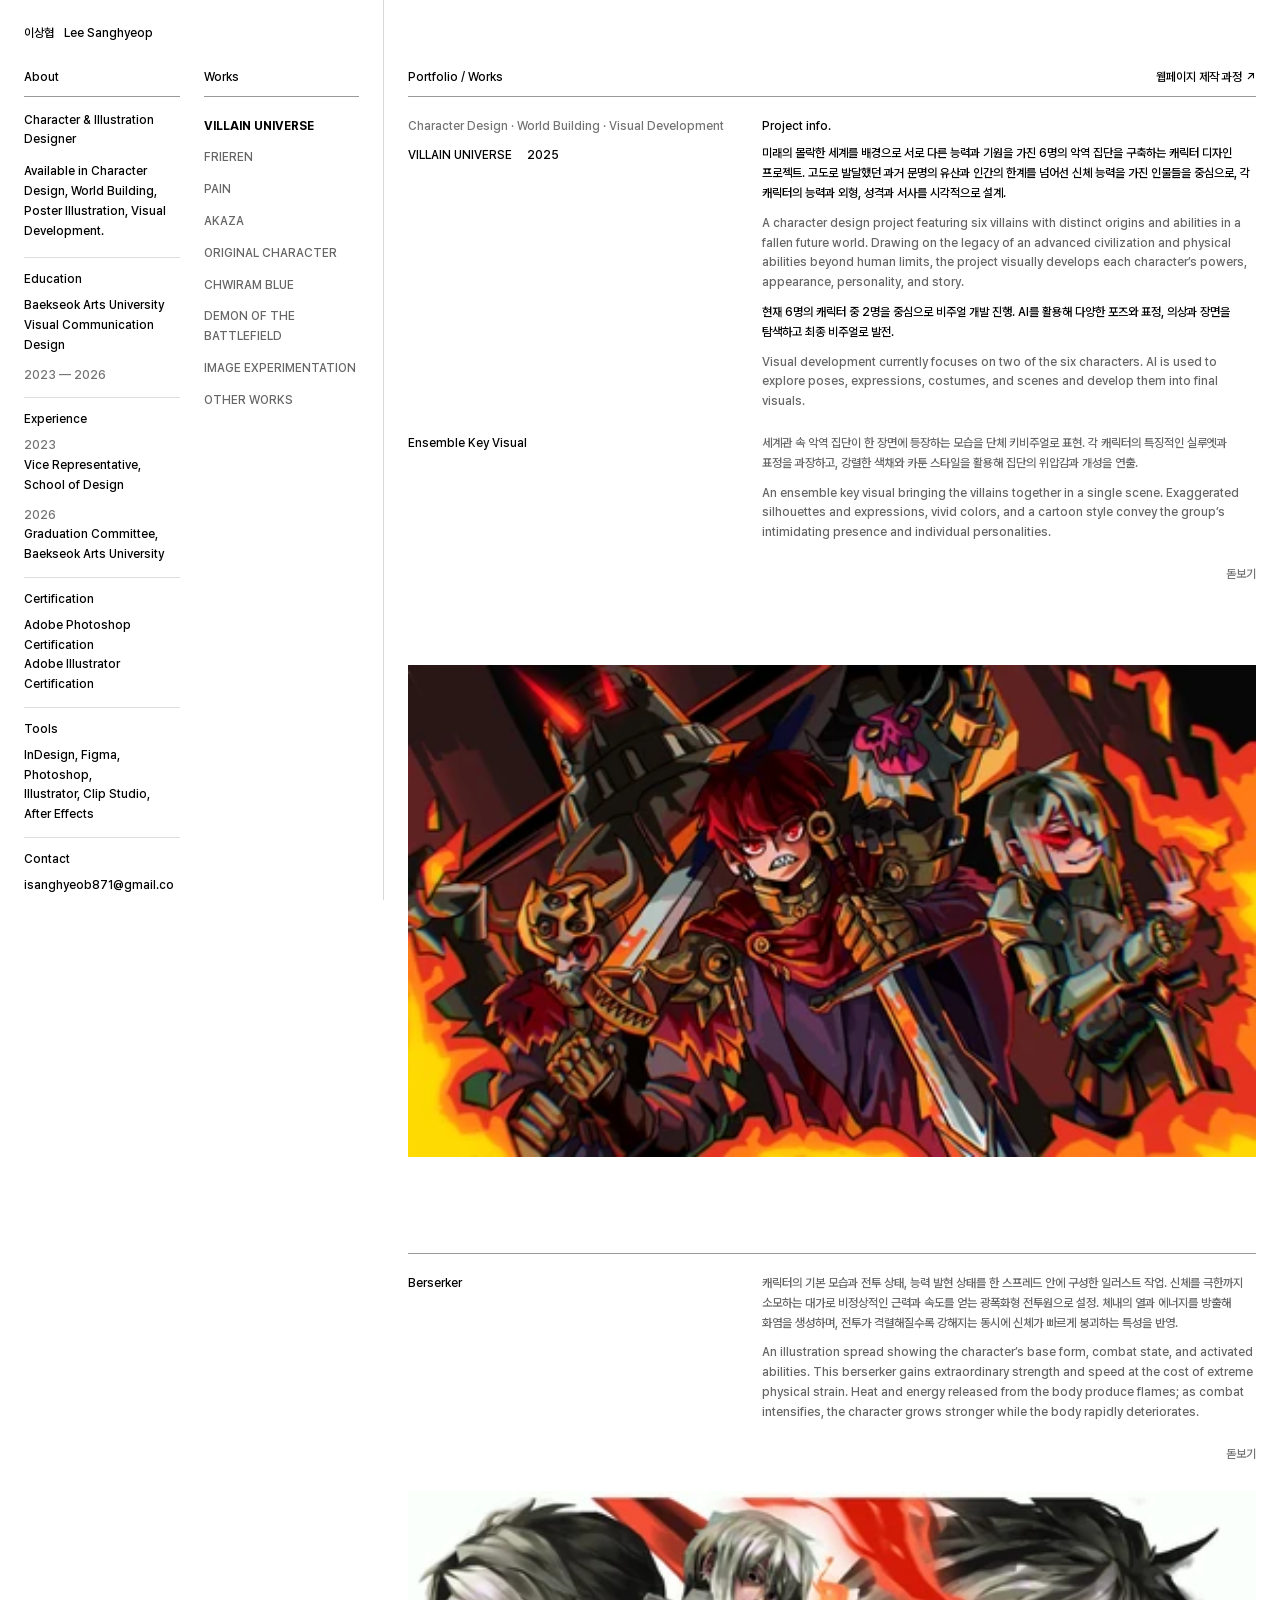
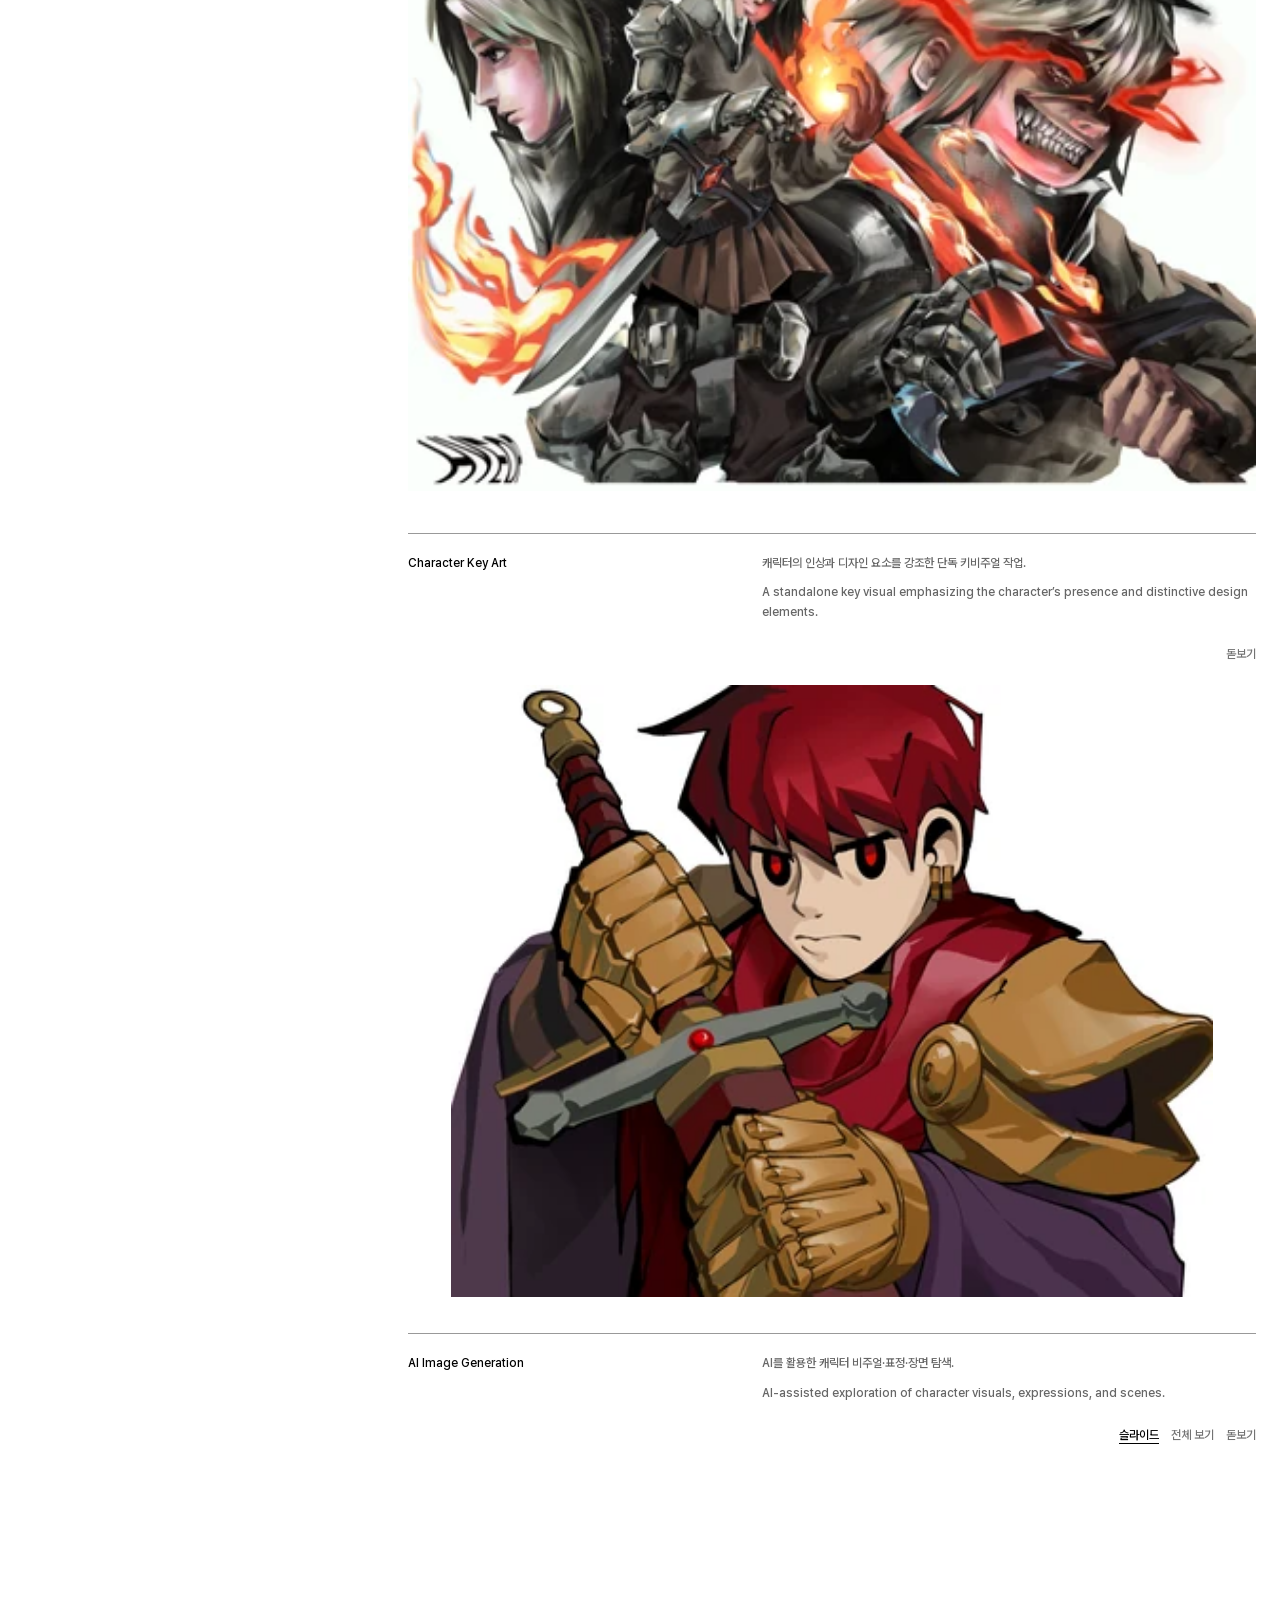
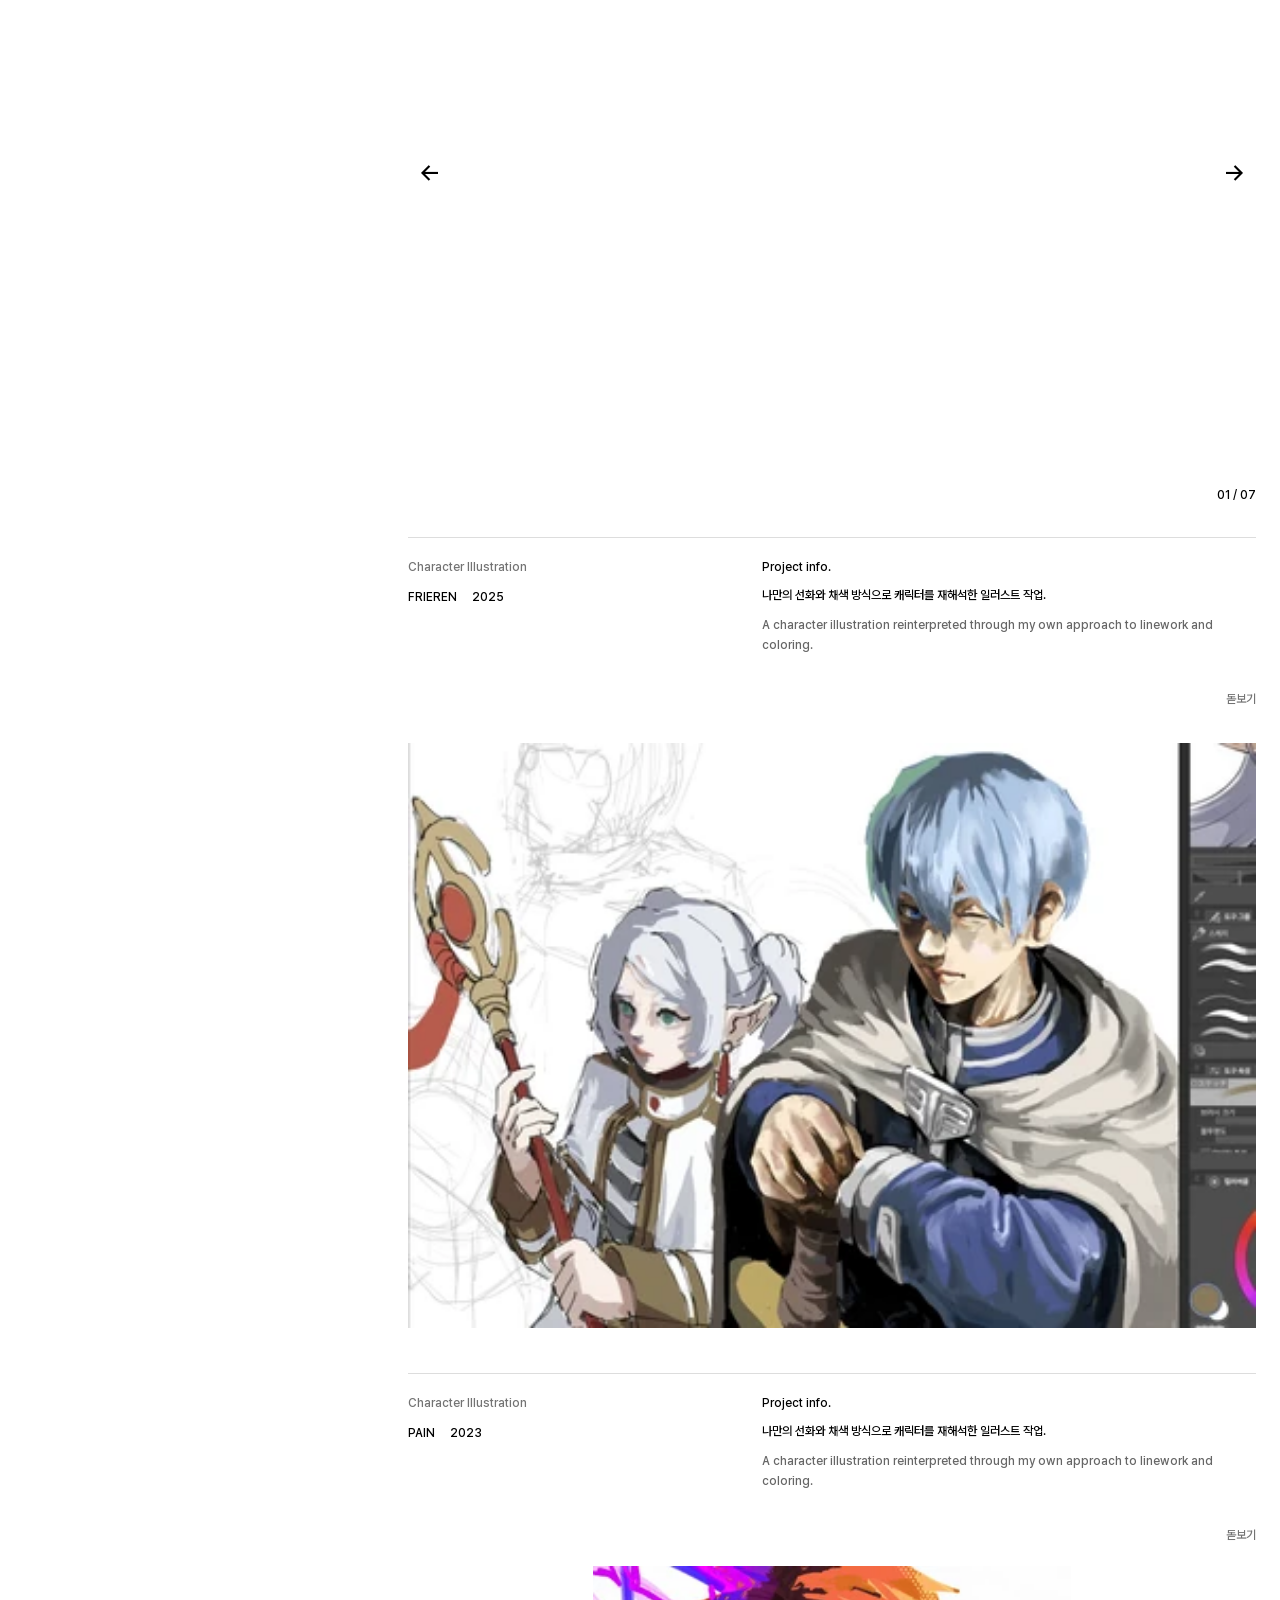
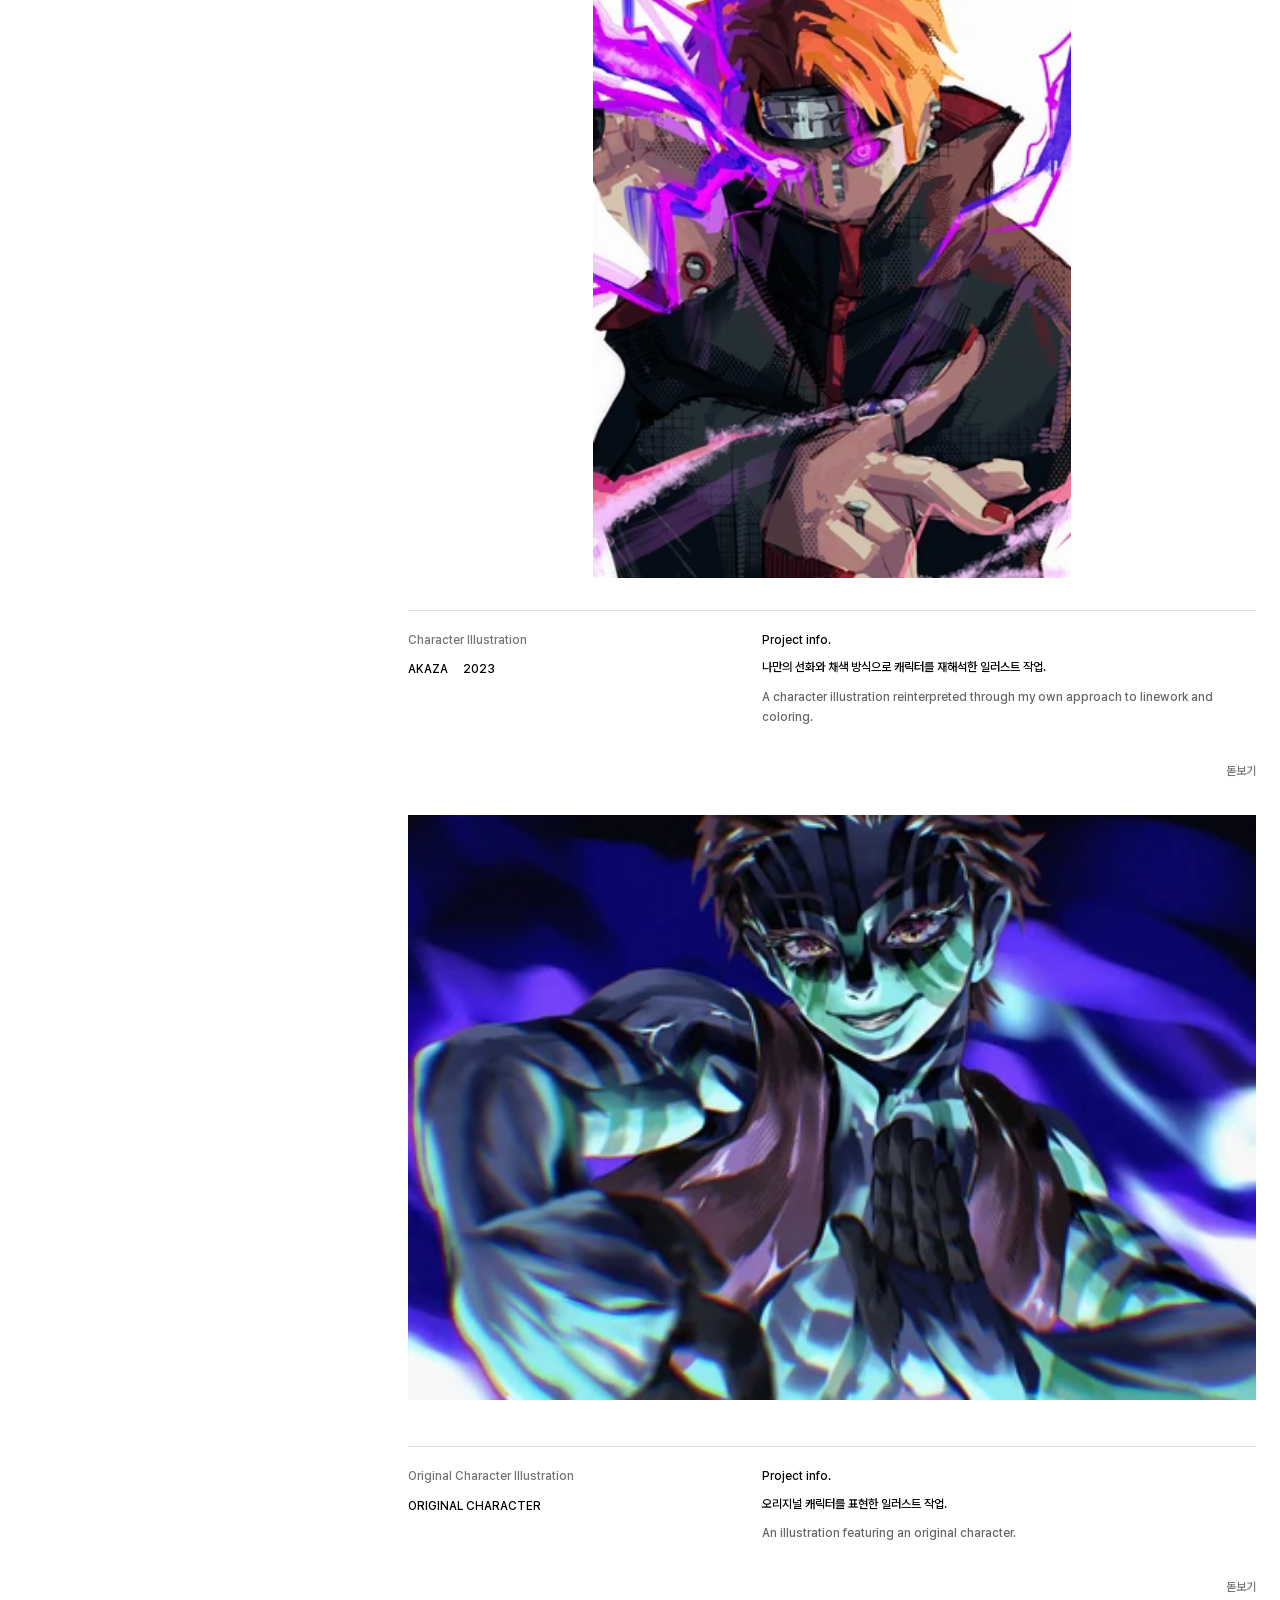
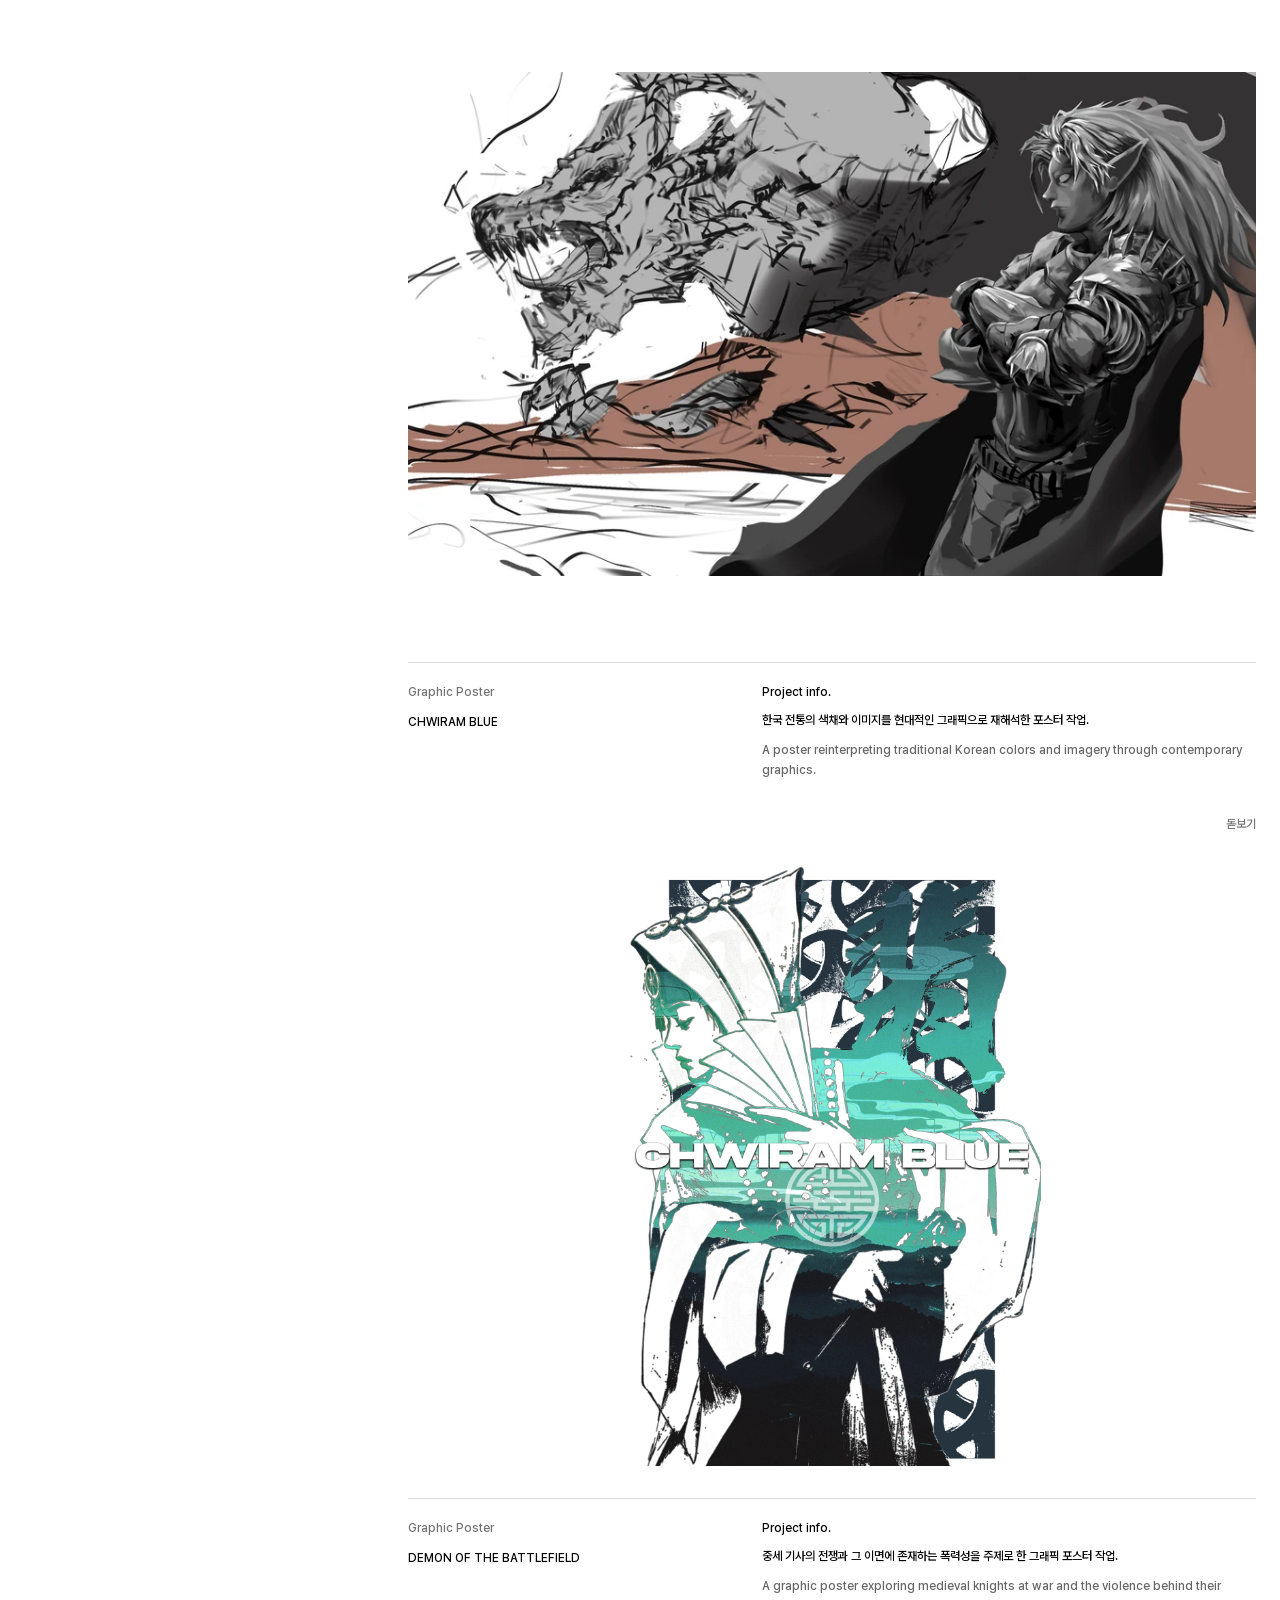
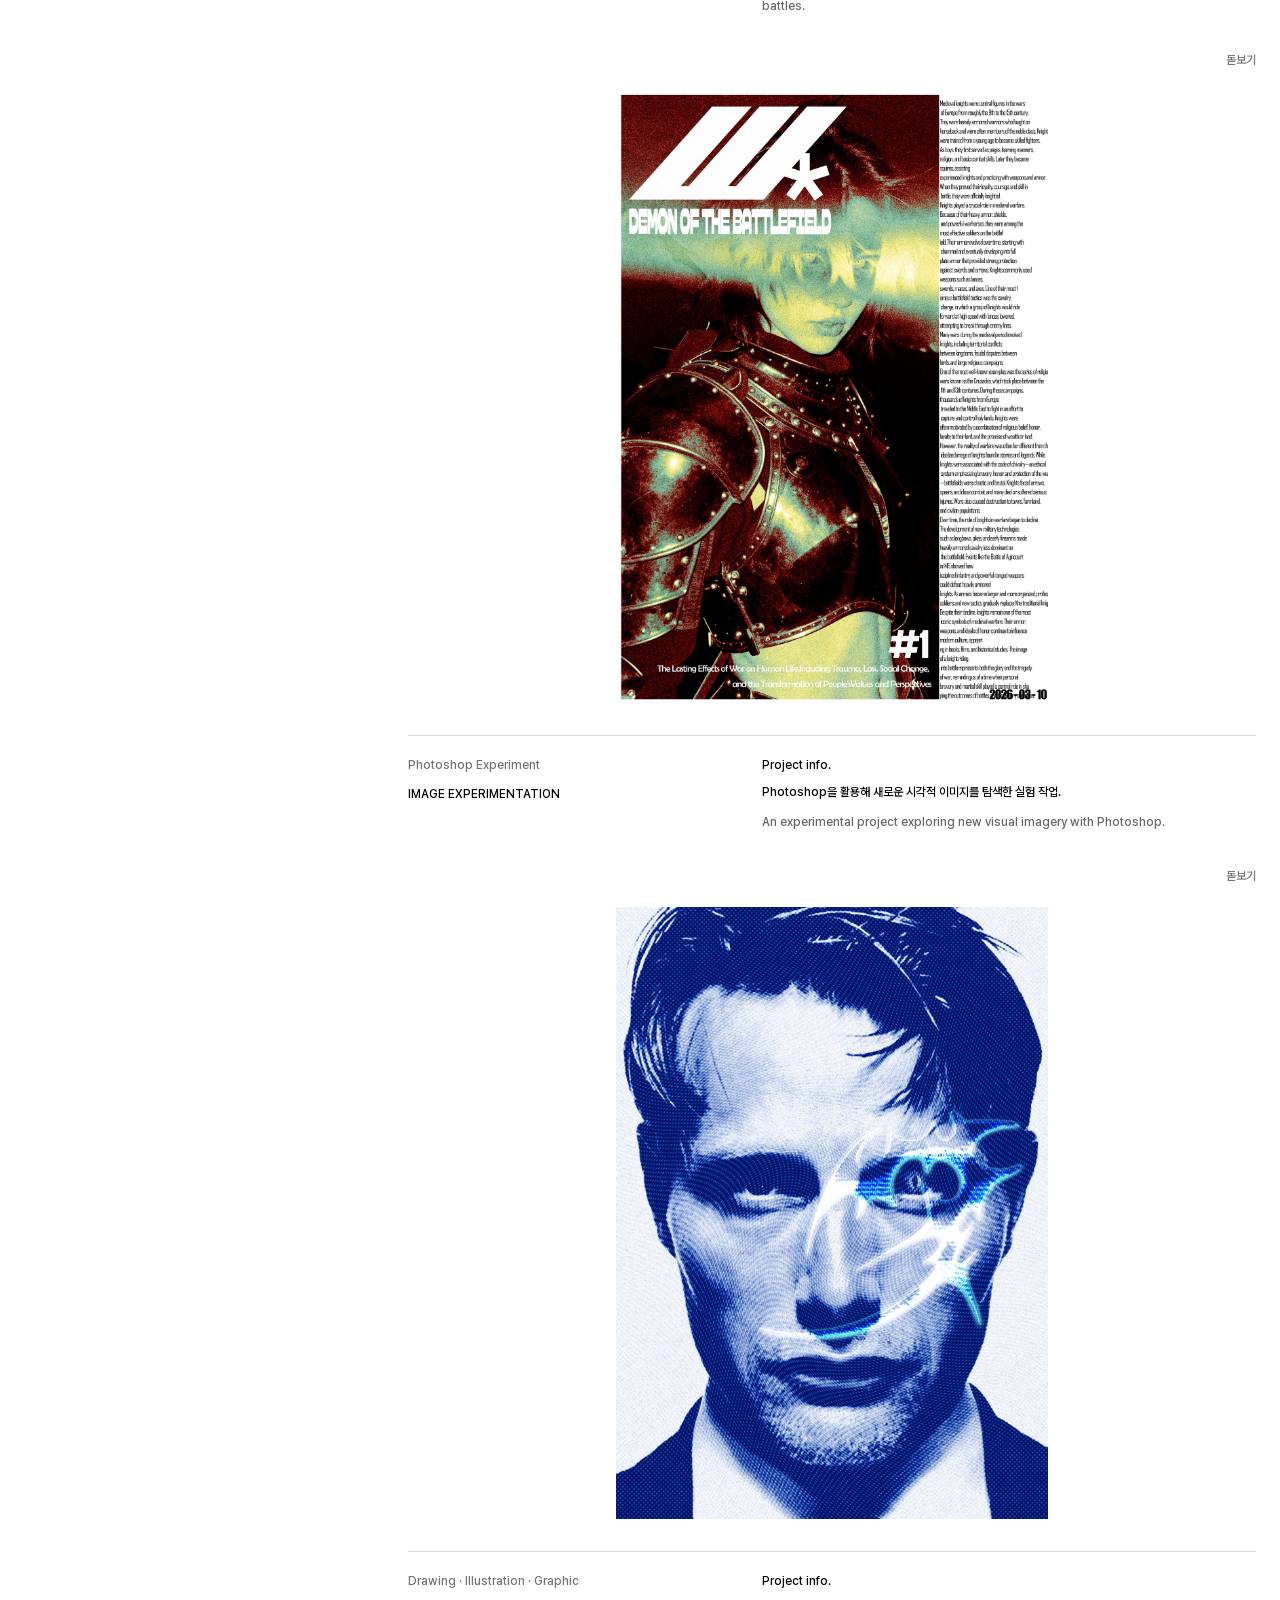
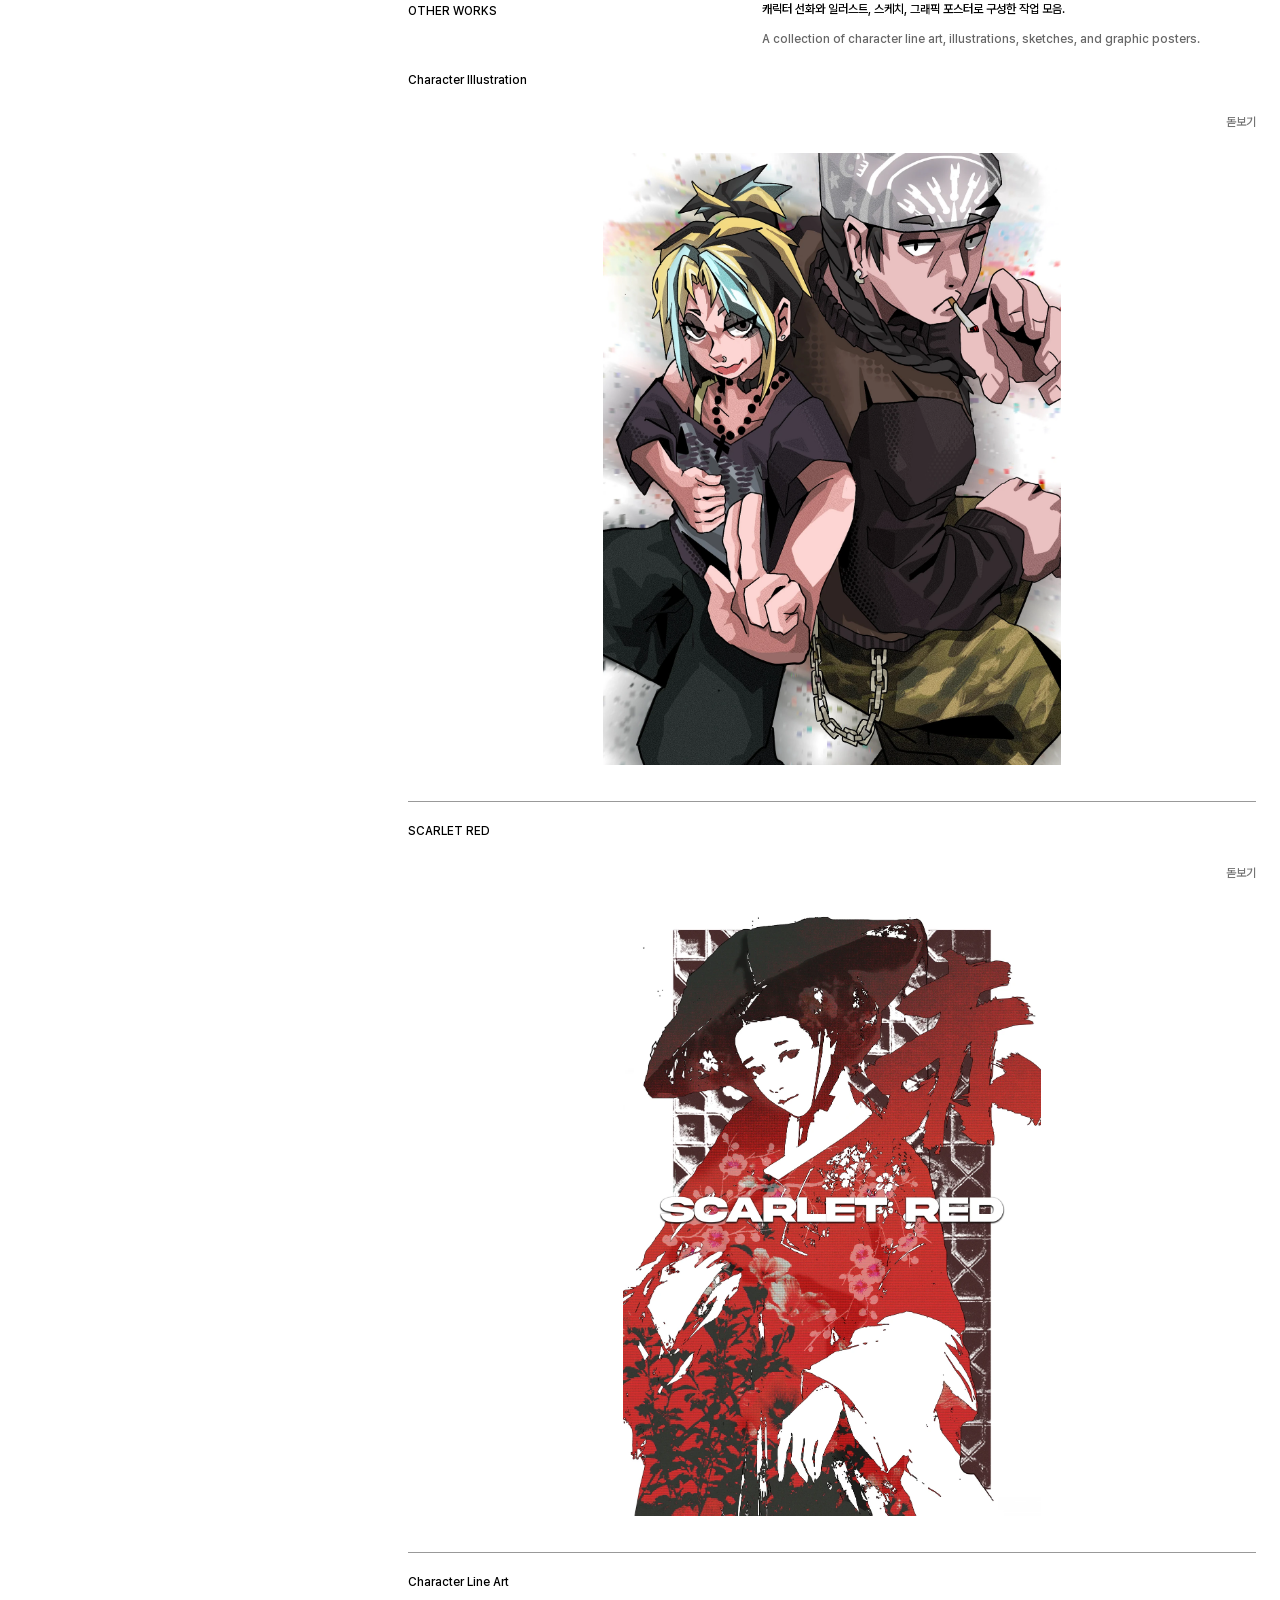
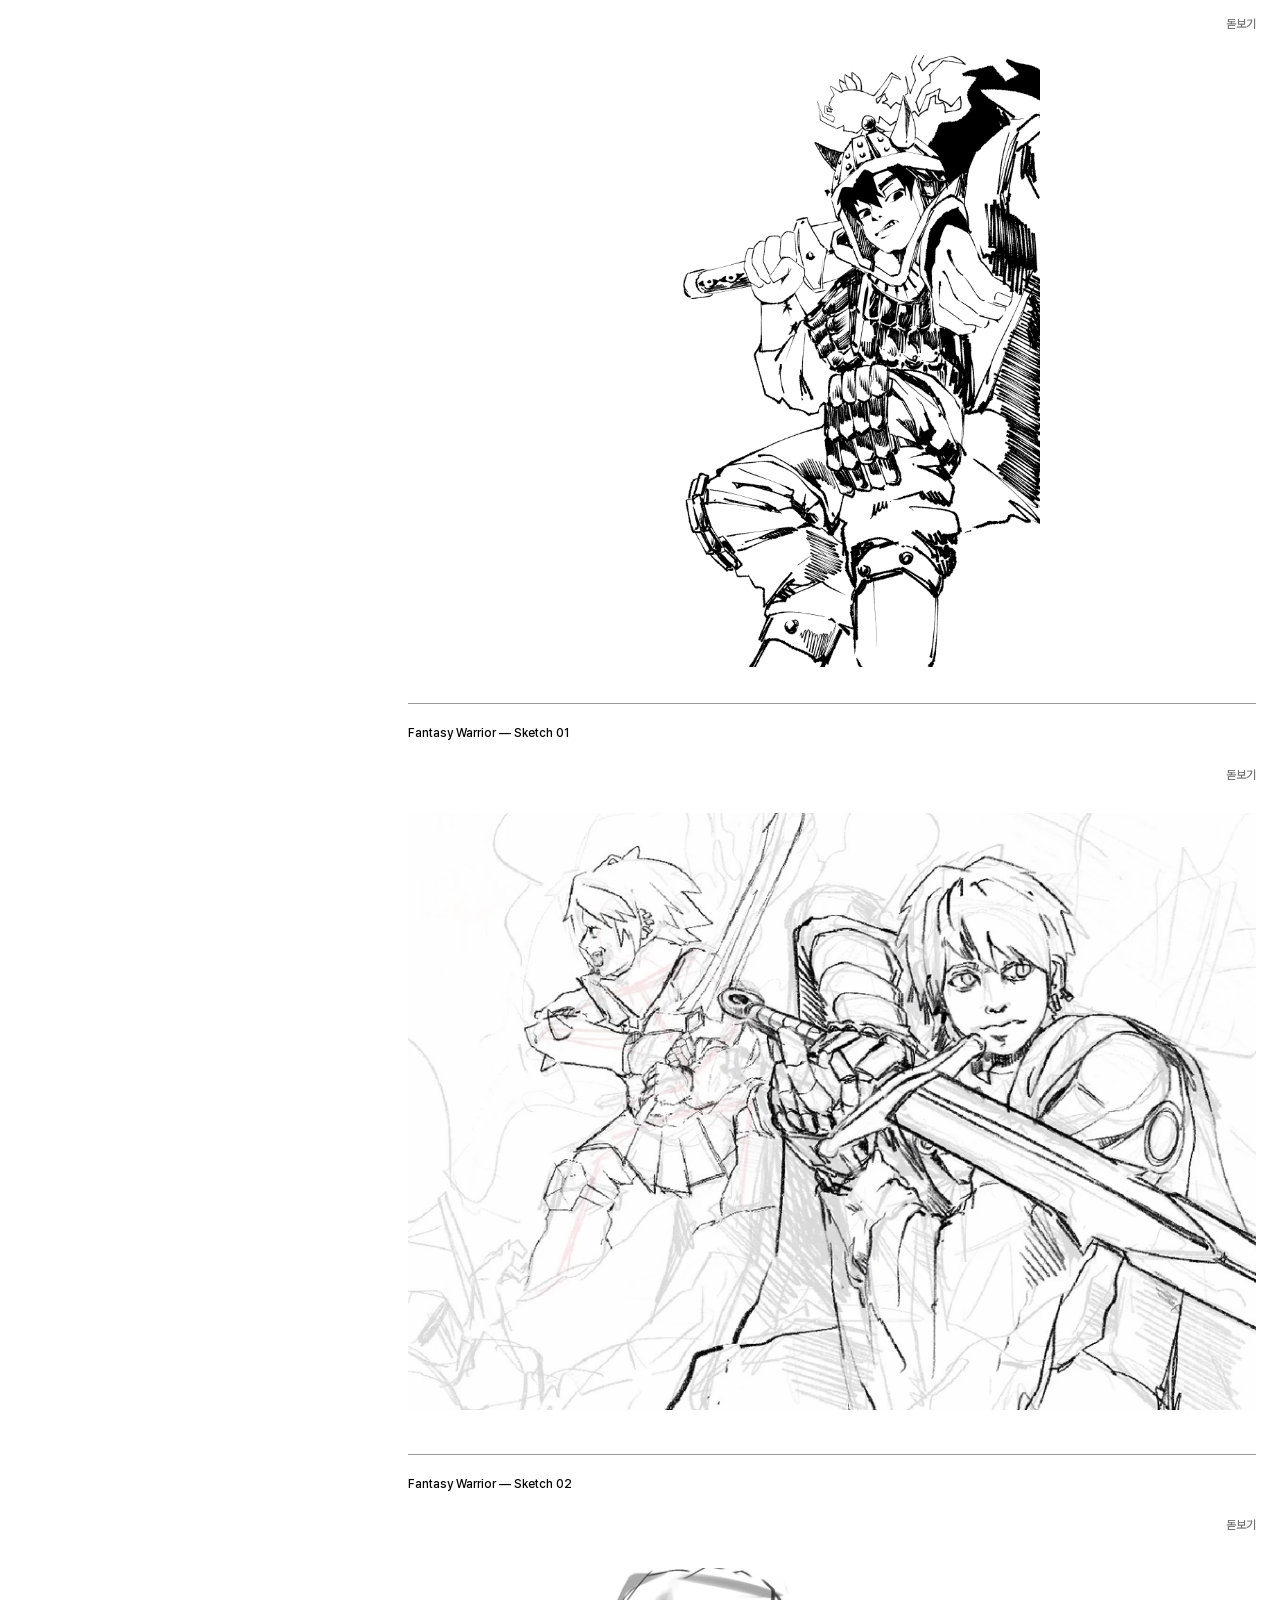
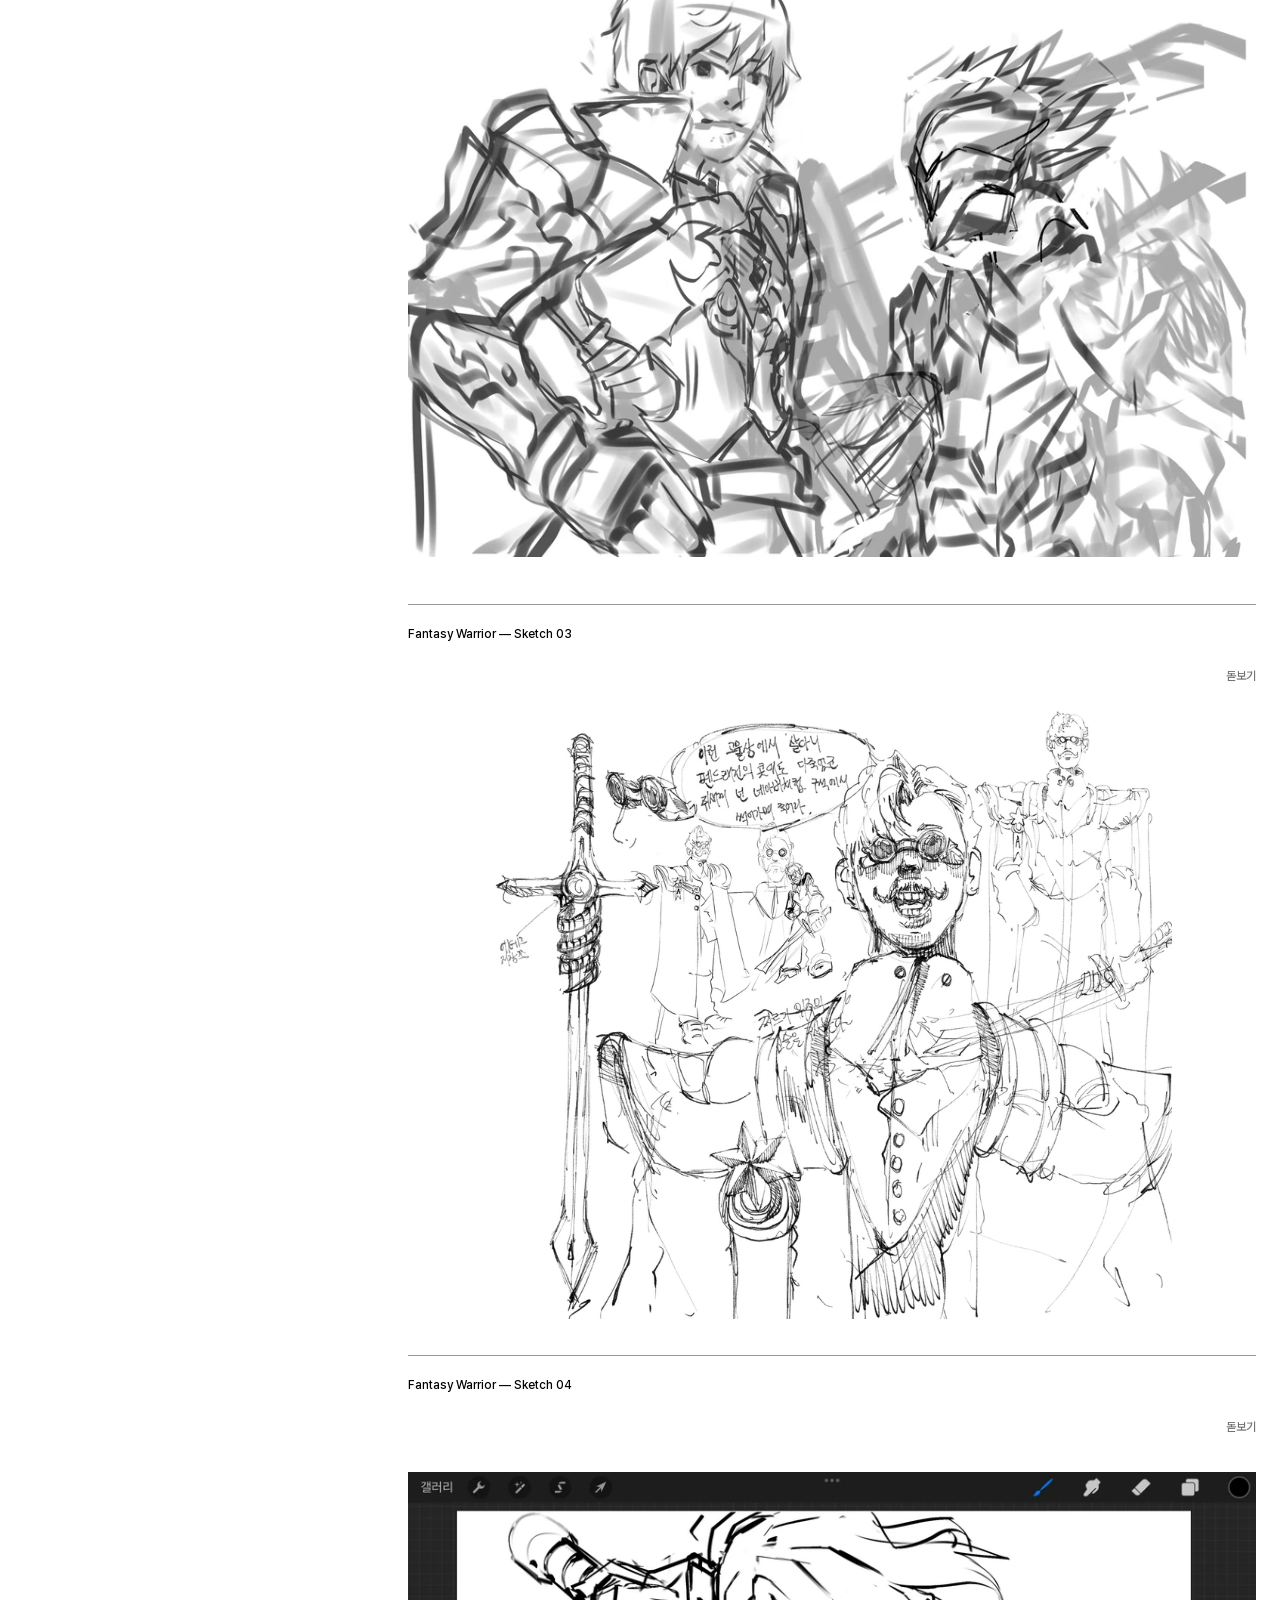
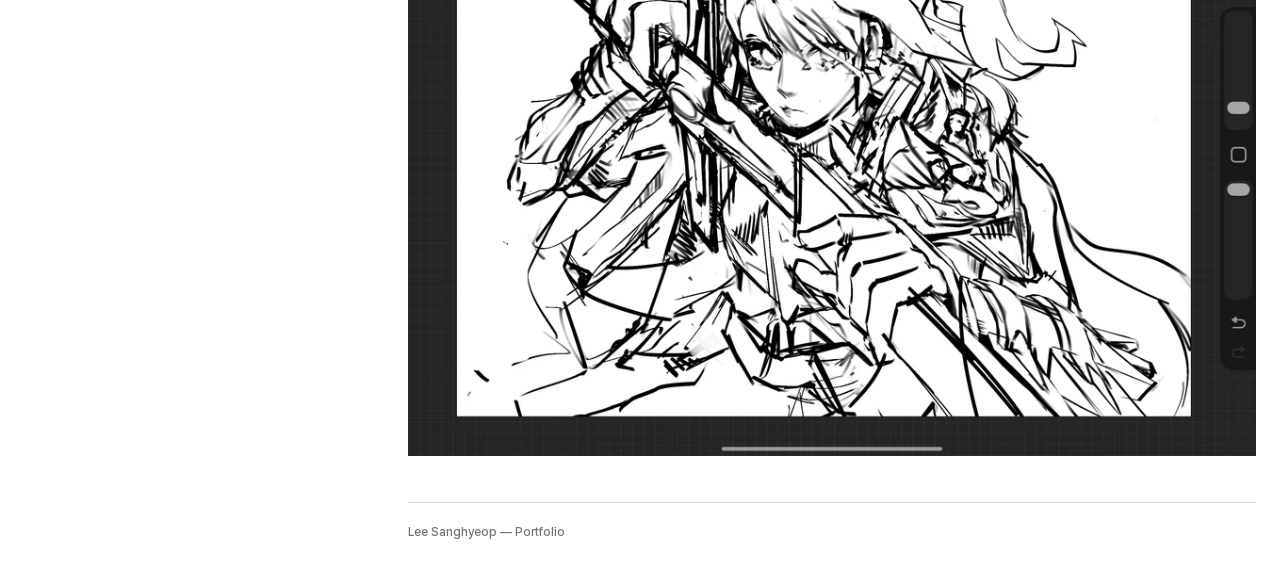
<file: stages/11-style-revision-04/index.html>
<!doctype html>
<html lang="ko">
  <head>
    <meta charset="utf-8" />
    <meta name="viewport" content="width=device-width, initial-scale=1" />
    <meta
      name="description"
      content="디자이너 이상협의 캐릭터 디자인, 일러스트레이션, 그래픽 및 편집 디자인 포트폴리오." />
    <title>이상협 — Lee Sanghyeop | Portfolio</title>
    <link rel="stylesheet" href="style.css" />
    <link rel="preload" href="../../assets/fonts/PretendardVariable.woff2" as="font" type="font/woff2" crossorigin />
    <script src="navigation.js" defer></script>
    <script src="gallery.js" defer></script>
  </head>
  <body>
    <a class="skip-link" href="#main">본문으로 건너뛰기</a>
    <div class="site-shell">
      <aside class="sidebar">
        <div class="identity-row">
          <a class="identity" href="#main">이상협<span>Lee Sanghyeop</span></a>
          <a class="mobile-process-link" href="../../index.html">웹페이지 제작 과정 ↗</a>
        </div>
        <div class="sidebar-columns">
          <section class="about" id="about" aria-labelledby="about-title" tabindex="-1">
            <h2 id="about-title">About</h2>
            <div class="about-intro">
              <p lang="en">Character &amp; Illustration Designer</p>
              <p lang="en">Available in Character Design, World Building, Poster Illustration, Visual Development.</p>
            </div>
            <div class="bio-section">
              <h3>Education</h3>
              <div>
                <p>Baekseok Arts University<br />Visual Communication Design</p>
                <span class="muted">2023 — 2026</span>
              </div>
            </div>
            <div class="bio-section">
              <h3>Experience</h3>
              <div>
                <p><span class="muted">2023</span><br />Vice Representative, School of Design</p>
                <p><span class="muted">2026</span><br />Graduation Committee,<br />Baekseok Arts University</p>
              </div>
            </div>
            <div class="bio-section">
              <h3>Certification</h3>
              <p>Adobe Photoshop Certification<br />Adobe Illustrator Certification</p>
            </div>
            <div class="bio-section">
              <h3>Tools</h3>
              <p>InDesign, Figma, Photoshop,<br />Illustrator, Clip Studio, After Effects</p>
            </div>
            <div class="bio-section">
              <h3>Contact</h3>
              <a href="mailto:isanghyeob871@gmail.com">isanghyeob871@gmail.com ↗</a>
            </div>
          </section>
          <div class="project-navigation" id="project-navigation">
            <div class="index-heading">Works</div>
            <nav aria-label="프로젝트 목록">
              <a class="project-link" href="#villain-universe" data-project-link>VILLAIN UNIVERSE</a>
              <a class="project-link" href="#frieren" data-project-link>FRIEREN</a>
              <a class="project-link" href="#pain" data-project-link>PAIN</a>
              <a class="project-link" href="#akaza" data-project-link>AKAZA</a>
              <a class="project-link" href="#original-character" data-project-link>ORIGINAL CHARACTER</a>
              <a class="project-link" href="#chwiram-blue" data-project-link>CHWIRAM BLUE</a>
              <a class="project-link" href="#demon-of-the-battlefield" data-project-link>DEMON OF THE BATTLEFIELD</a>
              <a class="project-link" href="#image-experimentation" data-project-link>IMAGE EXPERIMENTATION</a>
              <a class="project-link" href="#other-works" data-project-link>OTHER WORKS</a>
            </nav>
          </div>
        </div>
      </aside>
      <main class="main" id="main" tabindex="-1">
        <header class="topbar">
          <span>Portfolio / Works</span><a href="../../index.html">웹페이지 제작 과정 ↗</a>
        </header>
        <section
          class="project"
          id="villain-universe"
          aria-labelledby="villain-universe-title"
          data-panel
          data-title="VILLAIN UNIVERSE">
          <div class="project-information">
            <div class="project-heading">
              <p class="eyebrow">Character Design · World Building · Visual Development</p>
              <h1 id="villain-universe-title" tabindex="-1">VILLAIN UNIVERSE <span class="project-year">2025</span></h1>
            </div>
            <div class="project-description">
              <h2>Project info.</h2>
              <div>
                <p>
                  미래의 몰락한 세계를 배경으로 서로 다른 능력과 기원을 가진 6명의 악역 집단을 구축하는 캐릭터 디자인
                  프로젝트. 고도로 발달했던 과거 문명의 유산과 인간의 한계를 넘어선 신체 능력을 가진 인물들을 중심으로,
                  각 캐릭터의 능력과 외형, 성격과 서사를 시각적으로 설계.
                </p>
                <p class="description-en" lang="en">A character design project featuring six villains with distinct origins and abilities in a fallen future world. Drawing on the legacy of an advanced civilization and physical abilities beyond human limits, the project visually develops each character’s powers, appearance, personality, and story.</p>
                <p>
                  현재 6명의 캐릭터 중 2명을 중심으로 비주얼 개발 진행. AI를 활용해 다양한 포즈와 표정, 의상과 장면을
                  탐색하고 최종 비주얼로 발전.
                </p>
                <p class="description-en" lang="en">Visual development currently focuses on two of the six characters. AI is used to explore poses, expressions, costumes, and scenes and develop them into final visuals.</p>
              </div>
            </div>
          </div>
          <div class="work-group">
            <div class="work-heading">
              <h2>Ensemble Key Visual</h2>
              <div>
                <p>
                  세계관 속 악역 집단이 한 장면에 등장하는 모습을 단체 키비주얼로 표현. 각 캐릭터의 특징적인 실루엣과
                  표정을 과장하고, 강렬한 색채와 카툰 스타일을 활용해 집단의 위압감과 개성을 연출.
                </p>
                <p class="description-en" lang="en">An ensemble key visual bringing the villains together in a single scene. Exaggerated silhouettes and expressions, vivid colors, and a cartoon style convey the group’s intimidating presence and individual personalities.</p>
              </div>
            </div>
            <div data-gallery data-default-view="slides" data-label="Ensemble Key Visual">
              <div class="gallery-items">
                <figure
                  class="artwork"
                  data-artwork
                  data-title="Ensemble Key Visual">
                  <button type="button"
                    class="artwork-surface"
                    data-zoom-src="../../assets/artworks/44-1800.webp"
                    aria-label="Ensemble Key Visual 돋보기">
                    <img
                      src="../../assets/artworks/44-1800.webp"
                      alt="Ensemble Key Visual"
                      loading="eager"
                      decoding="async"
                      width="2956"
                      height="1714"
                      srcset="
                        ../../assets/artworks/44-400.webp   400w,
                        ../../assets/artworks/44-900.webp   900w,
                        ../../assets/artworks/44-1800.webp 1800w
                      "
                      sizes="(max-width: 1000px) calc(100vw - 32px), 70vw"
                      fetchpriority="high" />
                  </button>
                </figure>
              </div>
            </div>
          </div>
          <div class="work-group">
            <div class="work-heading">
              <h2>Berserker</h2>
              <div>
                <p>
                  캐릭터의 기본 모습과 전투 상태, 능력 발현 상태를 한 스프레드 안에 구성한 일러스트 작업. 신체를
                  극한까지 소모하는 대가로 비정상적인 근력과 속도를 얻는 광폭화형 전투원으로 설정. 체내의 열과 에너지를
                  방출해 화염을 생성하며, 전투가 격렬해질수록 강해지는 동시에 신체가 빠르게 붕괴하는 특성을 반영.
                </p>
                <p class="description-en" lang="en">An illustration spread showing the character’s base form, combat state, and activated abilities. This berserker gains extraordinary strength and speed at the cost of extreme physical strain. Heat and energy released from the body produce flames; as combat intensifies, the character grows stronger while the body rapidly deteriorates.</p>
              </div>
            </div>
            <div data-gallery data-default-view="slides" data-label="Berserker">
              <div class="gallery-items">
                <figure
                  class="artwork"
                  data-artwork
                  data-title="Berserker">
                  <button type="button" class="artwork-surface" data-zoom-src="../../assets/artworks/45-1800.webp" aria-label="Berserker 돋보기">
                    <img
                      src="../../assets/artworks/45-1800.webp"
                      alt="Berserker"
                      loading="lazy"
                      decoding="async"
                      width="3508"
                      height="2480"
                      srcset="
                        ../../assets/artworks/45-400.webp   400w,
                        ../../assets/artworks/45-900.webp   900w,
                        ../../assets/artworks/45-1800.webp 1800w
                      "
                      sizes="(max-width: 1000px) calc(100vw - 32px), 70vw" />
                  </button>
                </figure>
              </div>
            </div>
          </div>
          <div class="work-group">
            <div class="work-heading">
              <h2>Character Key Art</h2>
              <div><p>캐릭터의 인상과 디자인 요소를 강조한 단독 키비주얼 작업.</p>
                <p class="description-en" lang="en">A standalone key visual emphasizing the character’s presence and distinctive design elements.</p></div>
            </div>
            <div data-gallery data-default-view="slides" data-label="Character Key Art">
              <div class="gallery-items">
                <figure
                  class="artwork"
                  data-artwork
                  data-title="Character Key Art">
                  <button type="button"
                    class="artwork-surface"
                    data-zoom-src="../../assets/artworks/06-1800.webp"
                    aria-label="Character Key Art 돋보기">
                    <img
                      src="../../assets/artworks/06-1800.webp"
                      alt="Character Key Art"
                      loading="lazy"
                      decoding="async"
                      width="3000"
                      height="2409"
                      srcset="
                        ../../assets/artworks/06-400.webp   400w,
                        ../../assets/artworks/06-900.webp   900w,
                        ../../assets/artworks/06-1800.webp 1800w
                      "
                      sizes="(max-width: 1000px) calc(100vw - 32px), 70vw" />
                  </button>
                </figure>
              </div>
            </div>
          </div>
          <div class="work-group">
            <div class="work-heading">
              <h2>AI Image Generation</h2>
              <div><p>AI를 활용한 캐릭터 비주얼·표정·장면 탐색.</p>
                <p class="description-en" lang="en">AI-assisted exploration of character visuals, expressions, and scenes.</p></div>
            </div>
            <div data-gallery data-default-view="slides" data-label="AI Image Generation">
              <div class="gallery-items">
                <figure class="artwork" data-artwork data-title="AI Character Motion Study">
                  <button type="button"
                    class="artwork-surface"
                    data-zoom-src="../../assets/artworks/25-1800.webp"
                    aria-label="AI Character Motion Study 돋보기">
                    <img
                      src="../../assets/artworks/25-1800.webp"
                      alt="AI Character Motion Study"
                      loading="lazy"
                      decoding="async"
                      width="1214"
                      height="431"
                      srcset="
                        ../../assets/artworks/25-400.webp   400w,
                        ../../assets/artworks/25-900.webp   900w,
                        ../../assets/artworks/25-1800.webp 1214w
                      "
                      sizes="(max-width: 1000px) calc(100vw - 32px), 70vw"
                      data-animation="../../assets/artworks/25.gif" />
                  </button>
                </figure>
                <figure class="artwork" data-artwork data-title="AI Image Generation — Berserker">
                  <button type="button"
                    class="artwork-surface"
                    data-zoom-src="../../assets/artworks/15-1800.webp"
                    aria-label="AI Image Generation — Berserker 돋보기">
                    <img
                      src="../../assets/artworks/15-1800.webp"
                      alt="AI Image Generation — Berserker"
                      loading="lazy"
                      decoding="async"
                      width="1145"
                      height="1374"
                      srcset="
                        ../../assets/artworks/15-400.webp   333w,
                        ../../assets/artworks/15-900.webp   750w,
                        ../../assets/artworks/15-1800.webp 1145w
                      "
                      sizes="(max-width: 1000px) calc(100vw - 32px), 70vw" />
                  </button>
                </figure>
                <figure class="artwork" data-artwork data-title="AI Image Generation — Character Portrait">
                  <button type="button"
                    class="artwork-surface"
                    data-zoom-src="../../assets/artworks/17-1800.webp"
                    aria-label="AI Image Generation — Character Portrait 돋보기">
                    <img
                      src="../../assets/artworks/17-1800.webp"
                      alt="AI Image Generation — Character Portrait"
                      loading="lazy"
                      decoding="async"
                      width="1145"
                      height="1374"
                      srcset="
                        ../../assets/artworks/17-400.webp   333w,
                        ../../assets/artworks/17-900.webp   750w,
                        ../../assets/artworks/17-1800.webp 1145w
                      "
                      sizes="(max-width: 1000px) calc(100vw - 32px), 70vw" />
                  </button>
                </figure>
                <figure class="artwork" data-artwork data-title="AI Image Generation — Duo">
                  <button type="button"
                    class="artwork-surface"
                    data-zoom-src="../../assets/artworks/14-1800.webp"
                    aria-label="AI Image Generation — Duo 돋보기">
                    <img
                      src="../../assets/artworks/14-1800.webp"
                      alt="AI Image Generation — Duo"
                      loading="lazy"
                      decoding="async"
                      width="1492"
                      height="1054"
                      srcset="
                        ../../assets/artworks/14-400.webp   400w,
                        ../../assets/artworks/14-900.webp   900w,
                        ../../assets/artworks/14-1800.webp 1492w
                      "
                      sizes="(max-width: 1000px) calc(100vw - 32px), 70vw" />
                  </button>
                </figure>
                <figure class="artwork" data-artwork data-title="AI Image Generation — Battle Scene">
                  <button type="button"
                    class="artwork-surface"
                    data-zoom-src="../../assets/artworks/16-1800.webp"
                    aria-label="AI Image Generation — Battle Scene 돋보기">
                    <img
                      src="../../assets/artworks/16-1800.webp"
                      alt="AI Image Generation — Battle Scene"
                      loading="lazy"
                      decoding="async"
                      width="1495"
                      height="1052"
                      srcset="
                        ../../assets/artworks/16-400.webp   400w,
                        ../../assets/artworks/16-900.webp   900w,
                        ../../assets/artworks/16-1800.webp 1495w
                      "
                      sizes="(max-width: 1000px) calc(100vw - 32px), 70vw" />
                  </button>
                </figure>
                <figure class="artwork" data-artwork data-title="AI Image Generation — Expression Study 01">
                  <button type="button"
                    class="artwork-surface"
                    data-zoom-src="../../assets/artworks/12-1800.webp"
                    aria-label="AI Image Generation — Expression Study 01 돋보기">
                    <img
                      src="../../assets/artworks/12-1800.webp"
                      alt="AI Image Generation — Expression Study 01"
                      loading="lazy"
                      decoding="async"
                      width="1145"
                      height="1374"
                      srcset="
                        ../../assets/artworks/12-400.webp   333w,
                        ../../assets/artworks/12-900.webp   750w,
                        ../../assets/artworks/12-1800.webp 1145w
                      "
                      sizes="(max-width: 1000px) calc(100vw - 32px), 70vw" />
                  </button>
                </figure>
                <figure class="artwork" data-artwork data-title="AI Image Generation — Expression Study 02">
                  <button type="button"
                    class="artwork-surface"
                    data-zoom-src="../../assets/artworks/13-1800.webp"
                    aria-label="AI Image Generation — Expression Study 02 돋보기">
                    <img
                      src="../../assets/artworks/13-1800.webp"
                      alt="AI Image Generation — Expression Study 02"
                      loading="lazy"
                      decoding="async"
                      width="1172"
                      height="1342"
                      srcset="
                        ../../assets/artworks/13-400.webp   349w,
                        ../../assets/artworks/13-900.webp   786w,
                        ../../assets/artworks/13-1800.webp 1172w
                      "
                      sizes="(max-width: 1000px) calc(100vw - 32px), 70vw" />
                  </button>
                </figure>
              </div>
            </div>
          </div>
        </section>
        <section class="project" id="frieren" aria-labelledby="frieren-title" data-panel data-title="FRIEREN">
          <div class="project-information">
            <div class="project-heading">
              <p class="eyebrow">Character Illustration</p>
              <h1 id="frieren-title" tabindex="-1">FRIEREN <span class="project-year">2025</span></h1>
            </div>
            <div class="project-description">
              <h2>Project info.</h2>
              <div>
                <p>나만의 선화와 채색 방식으로 캐릭터를 재해석한 일러스트 작업.</p>
                <p class="description-en" lang="en">A character illustration reinterpreted through my own approach to linework and coloring.</p>
              </div>
            </div>
          </div>
          <div class="work-group">
            <div data-gallery data-default-view="slides" data-label="Character Illustration — Frieren">
              <div class="gallery-items">
                <figure
                  class="artwork"
                  data-artwork
                  data-title="Character Illustration — Frieren">
                  <button type="button"
                    class="artwork-surface"
                    data-zoom-src="../../assets/artworks/24-1800.webp"
                    aria-label="Character Illustration — Frieren 돋보기">
                    <img
                      src="../../assets/artworks/24-1800.webp"
                      alt="Character Illustration — Frieren"
                      loading="lazy"
                      decoding="async"
                      width="2110"
                      height="1458"
                      srcset="
                        ../../assets/artworks/24-400.webp   400w,
                        ../../assets/artworks/24-900.webp   900w,
                        ../../assets/artworks/24-1800.webp 1800w
                      "
                      sizes="(max-width: 1000px) calc(100vw - 32px), 70vw" />
                  </button>
                </figure>
              </div>
            </div>
          </div>
        </section>
        <section class="project" id="pain" aria-labelledby="pain-title" data-panel data-title="PAIN">
          <div class="project-information">
            <div class="project-heading">
              <p class="eyebrow">Character Illustration</p>
              <h1 id="pain-title" tabindex="-1">PAIN <span class="project-year">2023</span></h1>
            </div>
            <div class="project-description">
              <h2>Project info.</h2>
              <div>
                <p>나만의 선화와 채색 방식으로 캐릭터를 재해석한 일러스트 작업.</p>
                <p class="description-en" lang="en">A character illustration reinterpreted through my own approach to linework and coloring.</p>
              </div>
            </div>
          </div>
          <div class="work-group">
            <div data-gallery data-default-view="slides" data-label="Character Illustration — Pain">
              <div class="gallery-items">
                <figure
                  class="artwork"
                  data-artwork
                  data-title="Character Illustration — Pain">
                  <button type="button"
                    class="artwork-surface"
                    data-zoom-src="../../assets/artworks/11-1800.webp"
                    aria-label="Character Illustration — Pain 돋보기">
                    <img
                      src="../../assets/artworks/11-1800.webp"
                      alt="Character Illustration — Pain"
                      loading="lazy"
                      decoding="async"
                      width="1512"
                      height="1933"
                      srcset="
                        ../../assets/artworks/11-400.webp   313w,
                        ../../assets/artworks/11-900.webp   704w,
                        ../../assets/artworks/11-1800.webp 1408w
                      "
                      sizes="(max-width: 1000px) calc(100vw - 32px), 70vw" />
                  </button>
                </figure>
              </div>
            </div>
          </div>
        </section>
        <section class="project" id="akaza" aria-labelledby="akaza-title" data-panel data-title="AKAZA">
          <div class="project-information">
            <div class="project-heading">
              <p class="eyebrow">Character Illustration</p>
              <h1 id="akaza-title" tabindex="-1">AKAZA <span class="project-year">2023</span></h1>
            </div>
            <div class="project-description">
              <h2>Project info.</h2>
              <div>
                <p>나만의 선화와 채색 방식으로 캐릭터를 재해석한 일러스트 작업.</p>
                <p class="description-en" lang="en">A character illustration reinterpreted through my own approach to linework and coloring.</p>
              </div>
            </div>
          </div>
          <div class="work-group">
            <div data-gallery data-default-view="slides" data-label="Character Illustration — Akaza">
              <div class="gallery-items">
                <figure
                  class="artwork"
                  data-artwork
                  data-title="Character Illustration — Akaza">
                  <button type="button"
                    class="artwork-surface"
                    data-zoom-src="../../assets/artworks/03-1800.webp"
                    aria-label="Character Illustration — Akaza 돋보기">
                    <img
                      src="../../assets/artworks/03-1800.webp"
                      alt="Character Illustration — Akaza"
                      loading="lazy"
                      decoding="async"
                      width="2420"
                      height="1668"
                      srcset="
                        ../../assets/artworks/03-400.webp   400w,
                        ../../assets/artworks/03-900.webp   900w,
                        ../../assets/artworks/03-1800.webp 1800w
                      "
                      sizes="(max-width: 1000px) calc(100vw - 32px), 70vw" />
                  </button>
                </figure>
              </div>
            </div>
          </div>
        </section>
        <section
          class="project"
          id="original-character"
          aria-labelledby="original-character-title"
          data-panel
          data-title="ORIGINAL CHARACTER">
          <div class="project-information">
            <div class="project-heading">
              <p class="eyebrow">Original Character Illustration</p>
              <h1 id="original-character-title" tabindex="-1">ORIGINAL CHARACTER</h1>
            </div>
            <div class="project-description">
              <h2>Project info.</h2>
              <div><p>오리지널 캐릭터를 표현한 일러스트 작업.</p>
                <p class="description-en" lang="en">An illustration featuring an original character.</p></div>
            </div>
          </div>
          <div class="work-group">
            <div data-gallery data-default-view="slides" data-label="Original Character Illustration">
              <div class="gallery-items">
                <figure
                  class="artwork"
                  data-artwork
                  data-title="Original Character Illustration">
                  <button type="button"
                    class="artwork-surface"
                    data-zoom-src="../../assets/artworks/46-1800.webp"
                    aria-label="Original Character Illustration 돋보기">
                    <img
                      src="../../assets/artworks/46-1800.webp"
                      alt="Original Character Illustration"
                      loading="lazy"
                      decoding="async"
                      width="2926"
                      height="1738"
                      srcset="
                        ../../assets/artworks/46-400.webp   400w,
                        ../../assets/artworks/46-900.webp   900w,
                        ../../assets/artworks/46-1800.webp 1800w
                      "
                      sizes="(max-width: 1000px) calc(100vw - 32px), 70vw" />
                  </button>
                </figure>
              </div>
            </div>
          </div>
        </section>
        <section
          class="project"
          id="chwiram-blue"
          aria-labelledby="chwiram-blue-title"
          data-panel
          data-title="CHWIRAM BLUE">
          <div class="project-information">
            <div class="project-heading">
              <p class="eyebrow">Graphic Poster</p>
              <h1 id="chwiram-blue-title" tabindex="-1">CHWIRAM BLUE</h1>
            </div>
            <div class="project-description">
              <h2>Project info.</h2>
              <div>
                <p>한국 전통의 색채와 이미지를 현대적인 그래픽으로 재해석한 포스터 작업.</p>
                <p class="description-en" lang="en">A poster reinterpreting traditional Korean colors and imagery through contemporary graphics.</p>
              </div>
            </div>
          </div>
          <div class="work-group">
            <div data-gallery data-default-view="slides" data-label="CHWIRAM BLUE">
              <div class="gallery-items">
                <figure
                  class="artwork"
                  data-artwork
                  data-title="CHWIRAM BLUE">
                  <button type="button" class="artwork-surface" data-zoom-src="../../assets/artworks/28-1800.webp" aria-label="CHWIRAM BLUE 돋보기">
                    <img
                      src="../../assets/artworks/28-1800.webp"
                      alt="CHWIRAM BLUE"
                      loading="lazy"
                      decoding="async"
                      width="7016"
                      height="10287"
                      srcset="
                        ../../assets/artworks/28-400.webp   273w,
                        ../../assets/artworks/28-900.webp   614w,
                        ../../assets/artworks/28-1800.webp 1228w
                      "
                      sizes="(max-width: 1000px) calc(100vw - 32px), 70vw" />
                  </button>
                </figure>
              </div>
            </div>
          </div>
        </section>
        <section
          class="project"
          id="demon-of-the-battlefield"
          aria-labelledby="demon-of-the-battlefield-title"
          data-panel
          data-title="DEMON OF THE BATTLEFIELD">
          <div class="project-information">
            <div class="project-heading">
              <p class="eyebrow">Graphic Poster</p>
              <h1 id="demon-of-the-battlefield-title" tabindex="-1">DEMON OF THE BATTLEFIELD</h1>
            </div>
            <div class="project-description">
              <h2>Project info.</h2>
              <div>
                <p>중세 기사의 전쟁과 그 이면에 존재하는 폭력성을 주제로 한 그래픽 포스터 작업.</p>
                <p class="description-en" lang="en">A graphic poster exploring medieval knights at war and the violence behind their battles.</p>
              </div>
            </div>
          </div>
          <div class="work-group">
            <div data-gallery data-default-view="slides" data-label="Demon of the Battlefield">
              <div class="gallery-items">
                <figure
                  class="artwork"
                  data-artwork
                  data-title="Demon of the Battlefield">
                  <button type="button"
                    class="artwork-surface"
                    data-zoom-src="../../assets/artworks/42-1800.webp"
                    aria-label="Demon of the Battlefield 돋보기">
                    <img
                      src="../../assets/artworks/42-1800.webp"
                      alt="Demon of the Battlefield"
                      loading="lazy"
                      decoding="async"
                      width="3508"
                      height="4961"
                      srcset="
                        ../../assets/artworks/42-400.webp   283w,
                        ../../assets/artworks/42-900.webp   636w,
                        ../../assets/artworks/42-1800.webp 1273w
                      "
                      sizes="(max-width: 1000px) calc(100vw - 32px), 70vw" />
                  </button>
                </figure>
              </div>
            </div>
          </div>
        </section>
        <section
          class="project"
          id="image-experimentation"
          aria-labelledby="image-experimentation-title"
          data-panel
          data-title="IMAGE EXPERIMENTATION">
          <div class="project-information">
            <div class="project-heading">
              <p class="eyebrow">Photoshop Experiment</p>
              <h1 id="image-experimentation-title" tabindex="-1">IMAGE EXPERIMENTATION</h1>
            </div>
            <div class="project-description">
              <h2>Project info.</h2>
              <div>
                <p>Photoshop을 활용해 새로운 시각적 이미지를 탐색한 실험 작업.</p>
                <p class="description-en" lang="en">An experimental project exploring new visual imagery with Photoshop.</p>
              </div>
            </div>
          </div>
          <div class="work-group">
            <div data-gallery data-default-view="slides" data-label="Image Experimentation">
              <div class="gallery-items">
                <figure
                  class="artwork"
                  data-artwork
                  data-title="Image Experimentation">
                  <button type="button"
                    class="artwork-surface"
                    data-zoom-src="../../assets/artworks/47-1800.webp"
                    aria-label="Image Experimentation 돋보기">
                    <img
                      src="../../assets/artworks/47-1800.webp"
                      alt="Image Experimentation"
                      loading="lazy"
                      decoding="async"
                      width="2480"
                      height="3508"
                      srcset="
                        ../../assets/artworks/47-400.webp   283w,
                        ../../assets/artworks/47-900.webp   636w,
                        ../../assets/artworks/47-1800.webp 1273w
                      "
                      sizes="(max-width: 1000px) calc(100vw - 32px), 70vw" />
                  </button>
                </figure>
              </div>
            </div>
          </div>
        </section>
        <section
          class="project"
          id="other-works"
          aria-labelledby="other-works-title"
          data-panel
          data-title="OTHER WORKS">
          <div class="project-information">
            <div class="project-heading">
              <p class="eyebrow">Drawing · Illustration · Graphic</p>
              <h1 id="other-works-title" tabindex="-1">OTHER WORKS</h1>
            </div>
            <div class="project-description">
              <h2>Project info.</h2>
              <div><p>캐릭터 선화와 일러스트, 스케치, 그래픽 포스터로 구성한 작업 모음.</p>
                <p class="description-en" lang="en">A collection of character line art, illustrations, sketches, and graphic posters.</p></div>
            </div>
          </div>
          <div class="work-group">
            <div class="work-heading"><h2>Character Illustration</h2></div>
            <div data-gallery data-default-view="slides" data-label="Character Illustration">
              <div class="gallery-items">
                <figure
                  class="artwork"
                  data-artwork
                  data-title="Character Illustration">
                  <button type="button"
                    class="artwork-surface"
                    data-zoom-src="../../assets/artworks/02-1800.webp"
                    aria-label="Character Illustration 돋보기">
                    <img
                      src="../../assets/artworks/02-1800.webp"
                      alt="Character Illustration"
                      loading="lazy"
                      decoding="async"
                      width="1450"
                      height="1933"
                      srcset="
                        ../../assets/artworks/02-400.webp   300w,
                        ../../assets/artworks/02-900.webp   675w,
                        ../../assets/artworks/02-1800.webp 1350w
                      "
                      sizes="(max-width: 1000px) calc(100vw - 32px), 70vw" />
                  </button>
                </figure>
              </div>
            </div>
          </div>
          <div class="work-group">
            <div class="work-heading"><h2>SCARLET RED</h2></div>
            <div data-gallery data-default-view="slides" data-label="SCARLET RED">
              <div class="gallery-items">
                <figure
                  class="artwork"
                  data-artwork
                  data-title="SCARLET RED">
                  <button type="button" class="artwork-surface" data-zoom-src="../../assets/artworks/43-1800.webp" aria-label="SCARLET RED 돋보기">
                    <img
                      src="../../assets/artworks/43-1800.webp"
                      alt="SCARLET RED"
                      loading="lazy"
                      decoding="async"
                      width="7016"
                      height="10292"
                      srcset="
                        ../../assets/artworks/43-400.webp   273w,
                        ../../assets/artworks/43-900.webp   614w,
                        ../../assets/artworks/43-1800.webp 1227w
                      "
                      sizes="(max-width: 1000px) calc(100vw - 32px), 70vw" />
                  </button>
                </figure>
              </div>
            </div>
          </div>
          <div class="work-group">
            <div class="work-heading"><h2>Character Line Art</h2></div>
            <div data-gallery data-default-view="slides" data-label="Character Line Art">
              <div class="gallery-items">
                <figure
                  class="artwork"
                  data-artwork
                  data-title="Character Line Art">
                  <button type="button"
                    class="artwork-surface"
                    data-zoom-src="../../assets/artworks/01-1800.webp"
                    aria-label="Character Line Art 돋보기">
                    <img
                      src="../../assets/artworks/01-1800.webp"
                      alt="Character Line Art"
                      loading="lazy"
                      decoding="async"
                      width="1200"
                      height="1762"
                      srcset="
                        ../../assets/artworks/01-400.webp   272w,
                        ../../assets/artworks/01-900.webp   613w,
                        ../../assets/artworks/01-1800.webp 1200w
                      "
                      sizes="(max-width: 1000px) calc(100vw - 32px), 70vw" />
                  </button>
                </figure>
              </div>
            </div>
          </div>
          <div class="work-group">
            <div class="work-heading"><h2>Fantasy Warrior — Sketch 01</h2></div>
            <div data-gallery data-default-view="slides" data-label="Fantasy Warrior — Sketch 01">
              <div class="gallery-items">
                <figure
                  class="artwork"
                  data-artwork
                  data-title="Fantasy Warrior — Sketch 01">
                  <button type="button"
                    class="artwork-surface"
                    data-zoom-src="../../assets/artworks/21-1800.webp"
                    aria-label="Fantasy Warrior — Sketch 01 돋보기">
                    <img
                      src="../../assets/artworks/21-1800.webp"
                      alt="Fantasy Warrior — Sketch 01"
                      loading="lazy"
                      decoding="async"
                      width="1181"
                      height="831"
                      srcset="
                        ../../assets/artworks/21-400.webp   400w,
                        ../../assets/artworks/21-900.webp   900w,
                        ../../assets/artworks/21-1800.webp 1181w
                      "
                      sizes="(max-width: 1000px) calc(100vw - 32px), 70vw" />
                  </button>
                </figure>
              </div>
            </div>
          </div>
          <div class="work-group">
            <div class="work-heading"><h2>Fantasy Warrior — Sketch 02</h2></div>
            <div data-gallery data-default-view="slides" data-label="Fantasy Warrior — Sketch 02">
              <div class="gallery-items">
                <figure
                  class="artwork"
                  data-artwork
                  data-title="Fantasy Warrior — Sketch 02">
                  <button type="button"
                    class="artwork-surface"
                    data-zoom-src="../../assets/artworks/20-1800.webp"
                    aria-label="Fantasy Warrior — Sketch 02 돋보기">
                    <img
                      src="../../assets/artworks/20-1800.webp"
                      alt="Fantasy Warrior — Sketch 02"
                      loading="lazy"
                      decoding="async"
                      width="2645"
                      height="1838"
                      srcset="
                        ../../assets/artworks/20-400.webp   400w,
                        ../../assets/artworks/20-900.webp   900w,
                        ../../assets/artworks/20-1800.webp 1800w
                      "
                      sizes="(max-width: 1000px) calc(100vw - 32px), 70vw" />
                  </button>
                </figure>
              </div>
            </div>
          </div>
          <div class="work-group">
            <div class="work-heading"><h2>Fantasy Warrior — Sketch 03</h2></div>
            <div data-gallery data-default-view="slides" data-label="Fantasy Warrior — Sketch 03">
              <div class="gallery-items">
                <figure
                  class="artwork"
                  data-artwork
                  data-title="Fantasy Warrior — Sketch 03">
                  <button type="button"
                    class="artwork-surface"
                    data-zoom-src="../../assets/artworks/23-1800.webp"
                    aria-label="Fantasy Warrior — Sketch 03 돋보기">
                    <img
                      src="../../assets/artworks/23-1800.webp"
                      alt="Fantasy Warrior — Sketch 03"
                      loading="lazy"
                      decoding="async"
                      width="2117"
                      height="1906"
                      srcset="
                        ../../assets/artworks/23-400.webp   400w,
                        ../../assets/artworks/23-900.webp   900w,
                        ../../assets/artworks/23-1800.webp 1800w
                      "
                      sizes="(max-width: 1000px) calc(100vw - 32px), 70vw" />
                  </button>
                </figure>
              </div>
            </div>
          </div>
          <div class="work-group">
            <div class="work-heading"><h2>Fantasy Warrior — Sketch 04</h2></div>
            <div data-gallery data-default-view="slides" data-label="Fantasy Warrior — Sketch 04">
              <div class="gallery-items">
                <figure
                  class="artwork"
                  data-artwork
                  data-title="Fantasy Warrior — Sketch 04">
                  <button type="button"
                    class="artwork-surface"
                    data-zoom-src="../../assets/artworks/19-1800.webp"
                    aria-label="Fantasy Warrior — Sketch 04 돋보기">
                    <img
                      src="../../assets/artworks/19-1800.webp"
                      alt="Fantasy Warrior — Sketch 04"
                      loading="lazy"
                      decoding="async"
                      width="2420"
                      height="1668"
                      srcset="
                        ../../assets/artworks/19-400.webp   400w,
                        ../../assets/artworks/19-900.webp   900w,
                        ../../assets/artworks/19-1800.webp 1800w
                      "
                      sizes="(max-width: 1000px) calc(100vw - 32px), 70vw" />
                  </button>
                </figure>
              </div>
            </div>
          </div>
        </section>
        <footer class="main-footer"><span>Lee Sanghyeop — Portfolio</span></footer>
      </main>
    </div>
  </body>
</html>
</file>
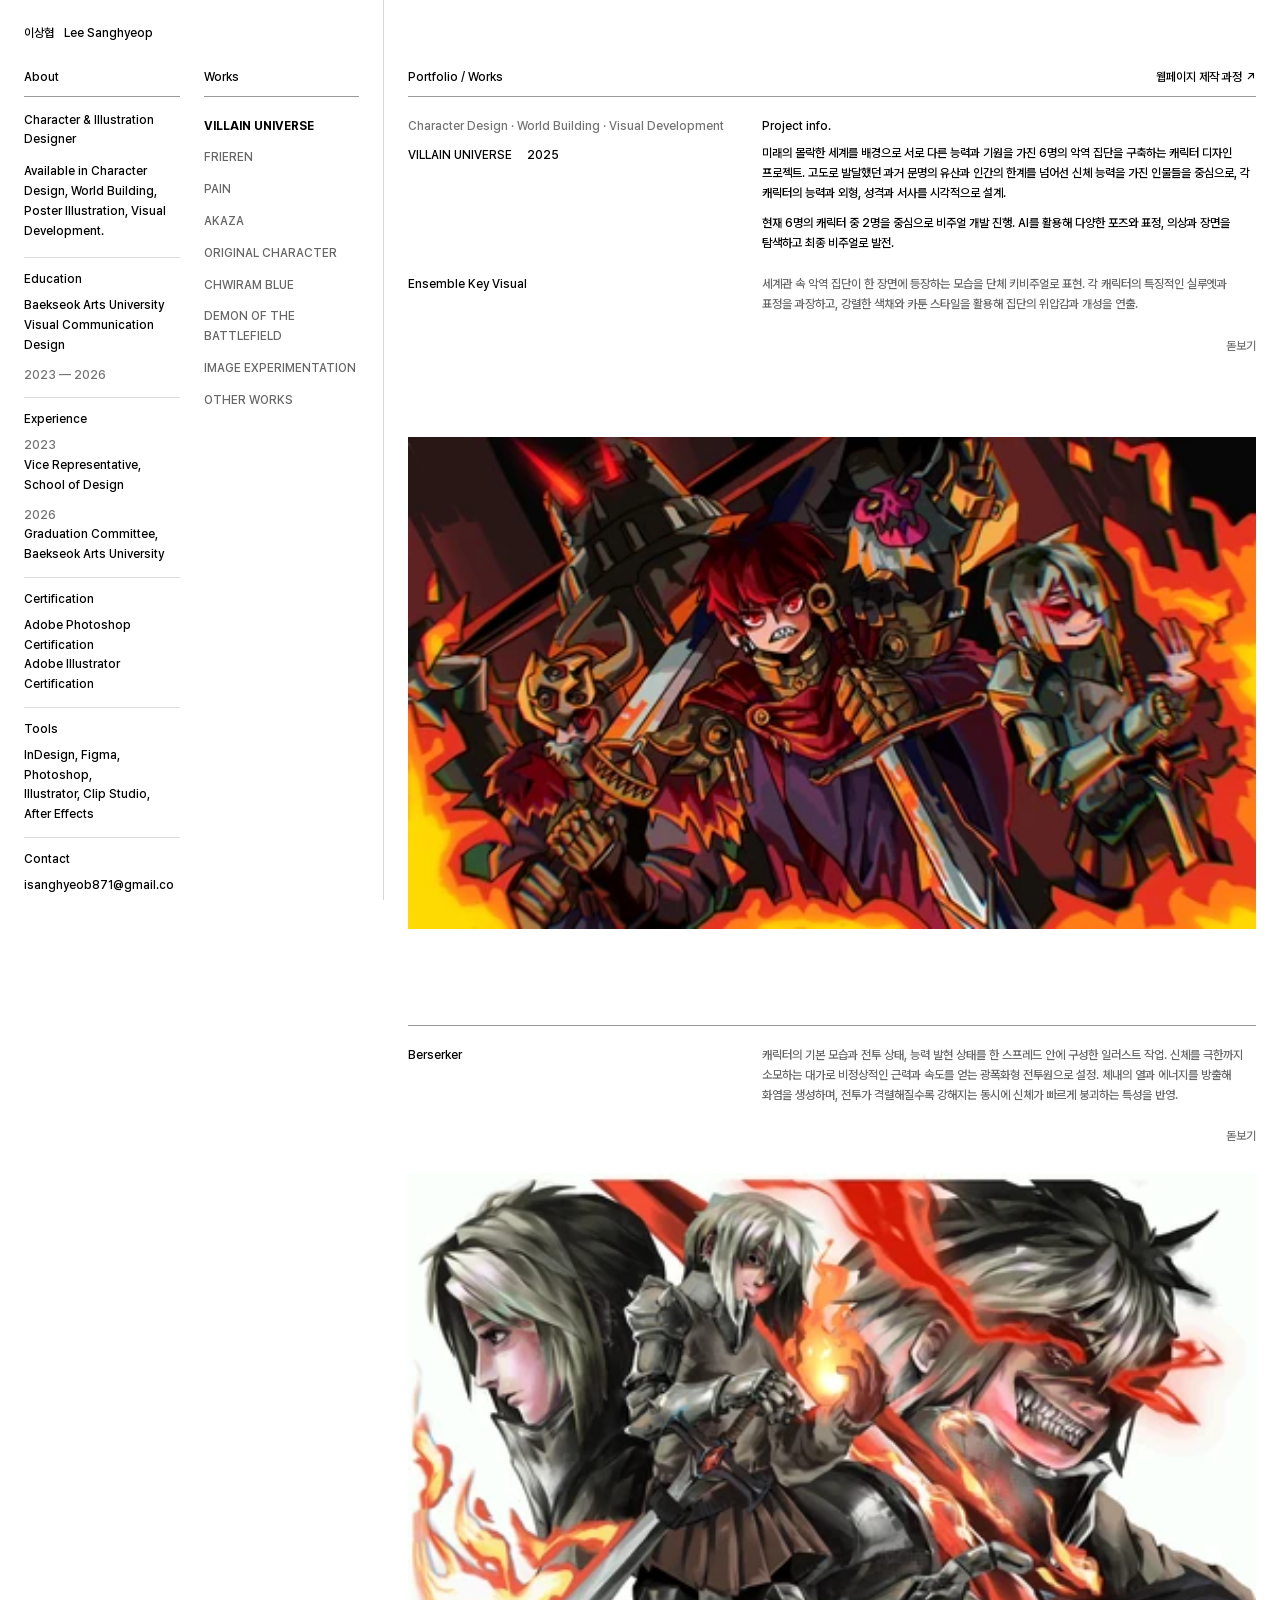
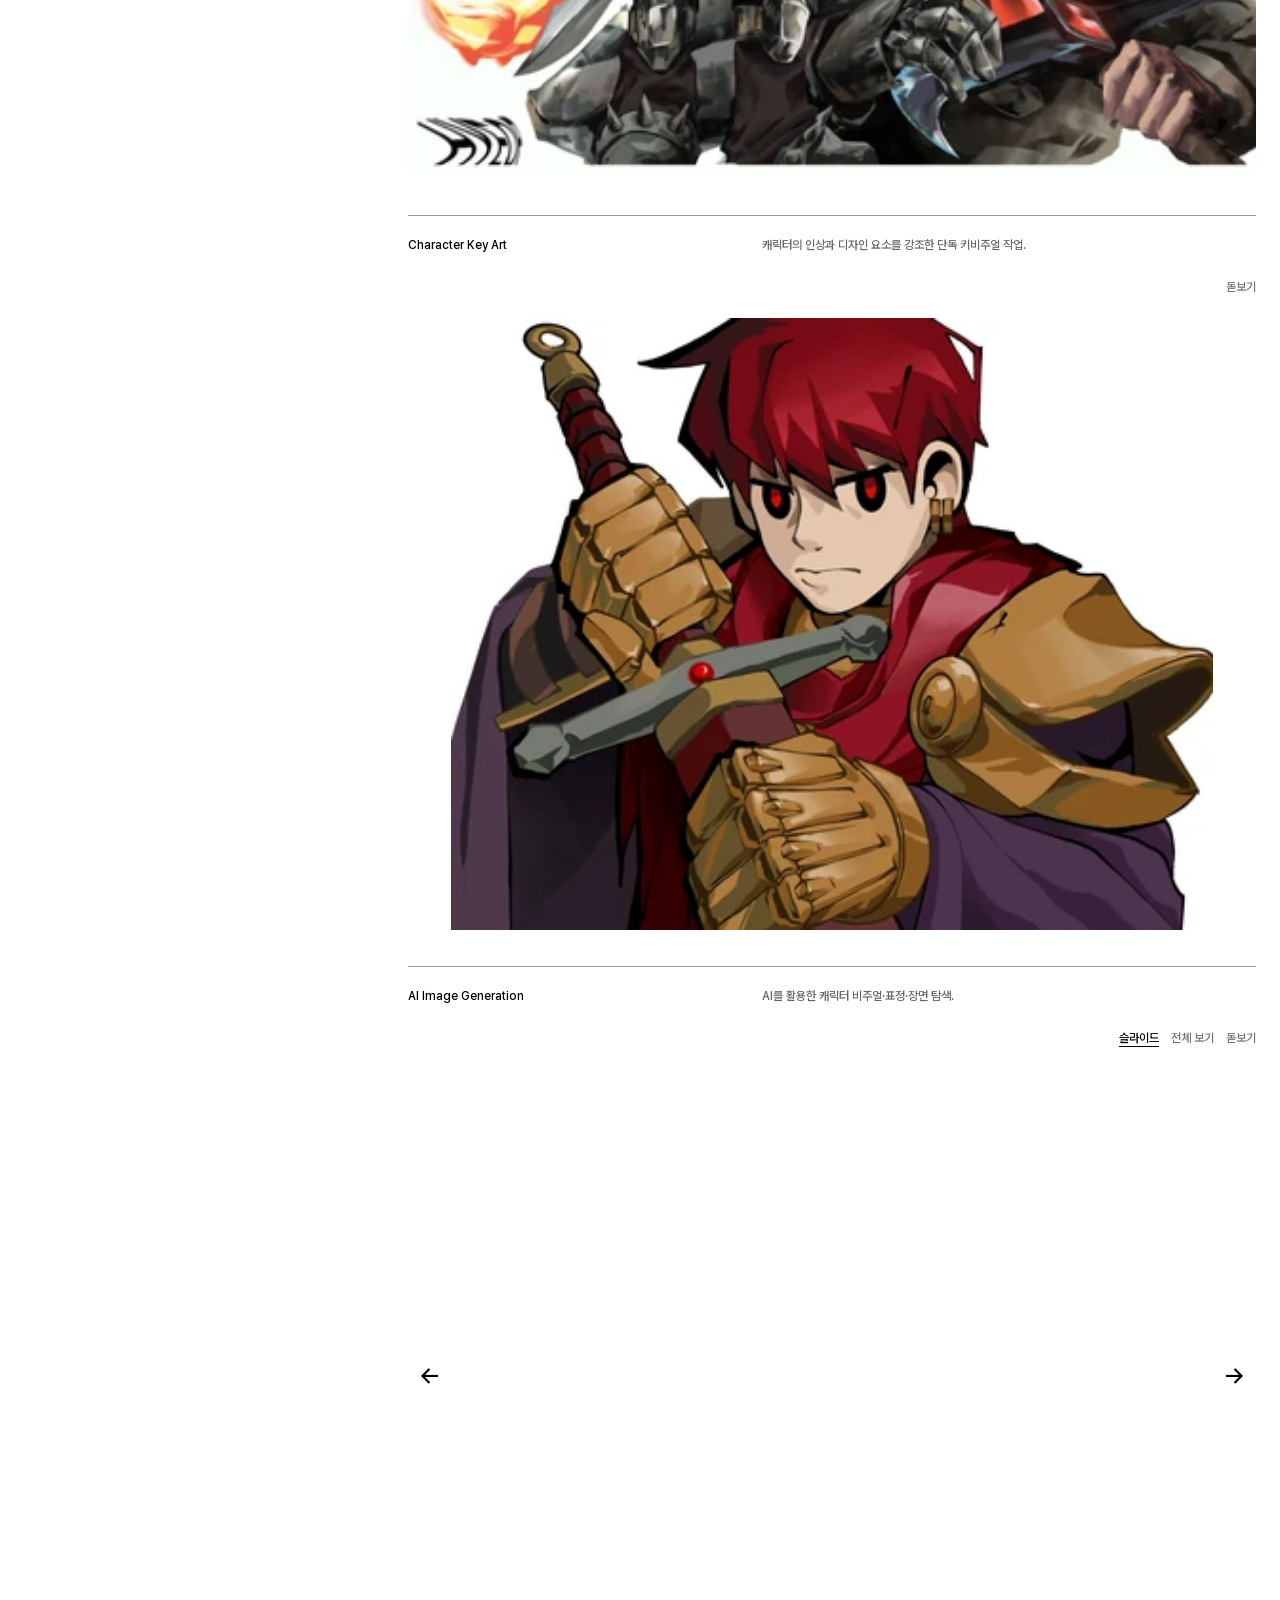
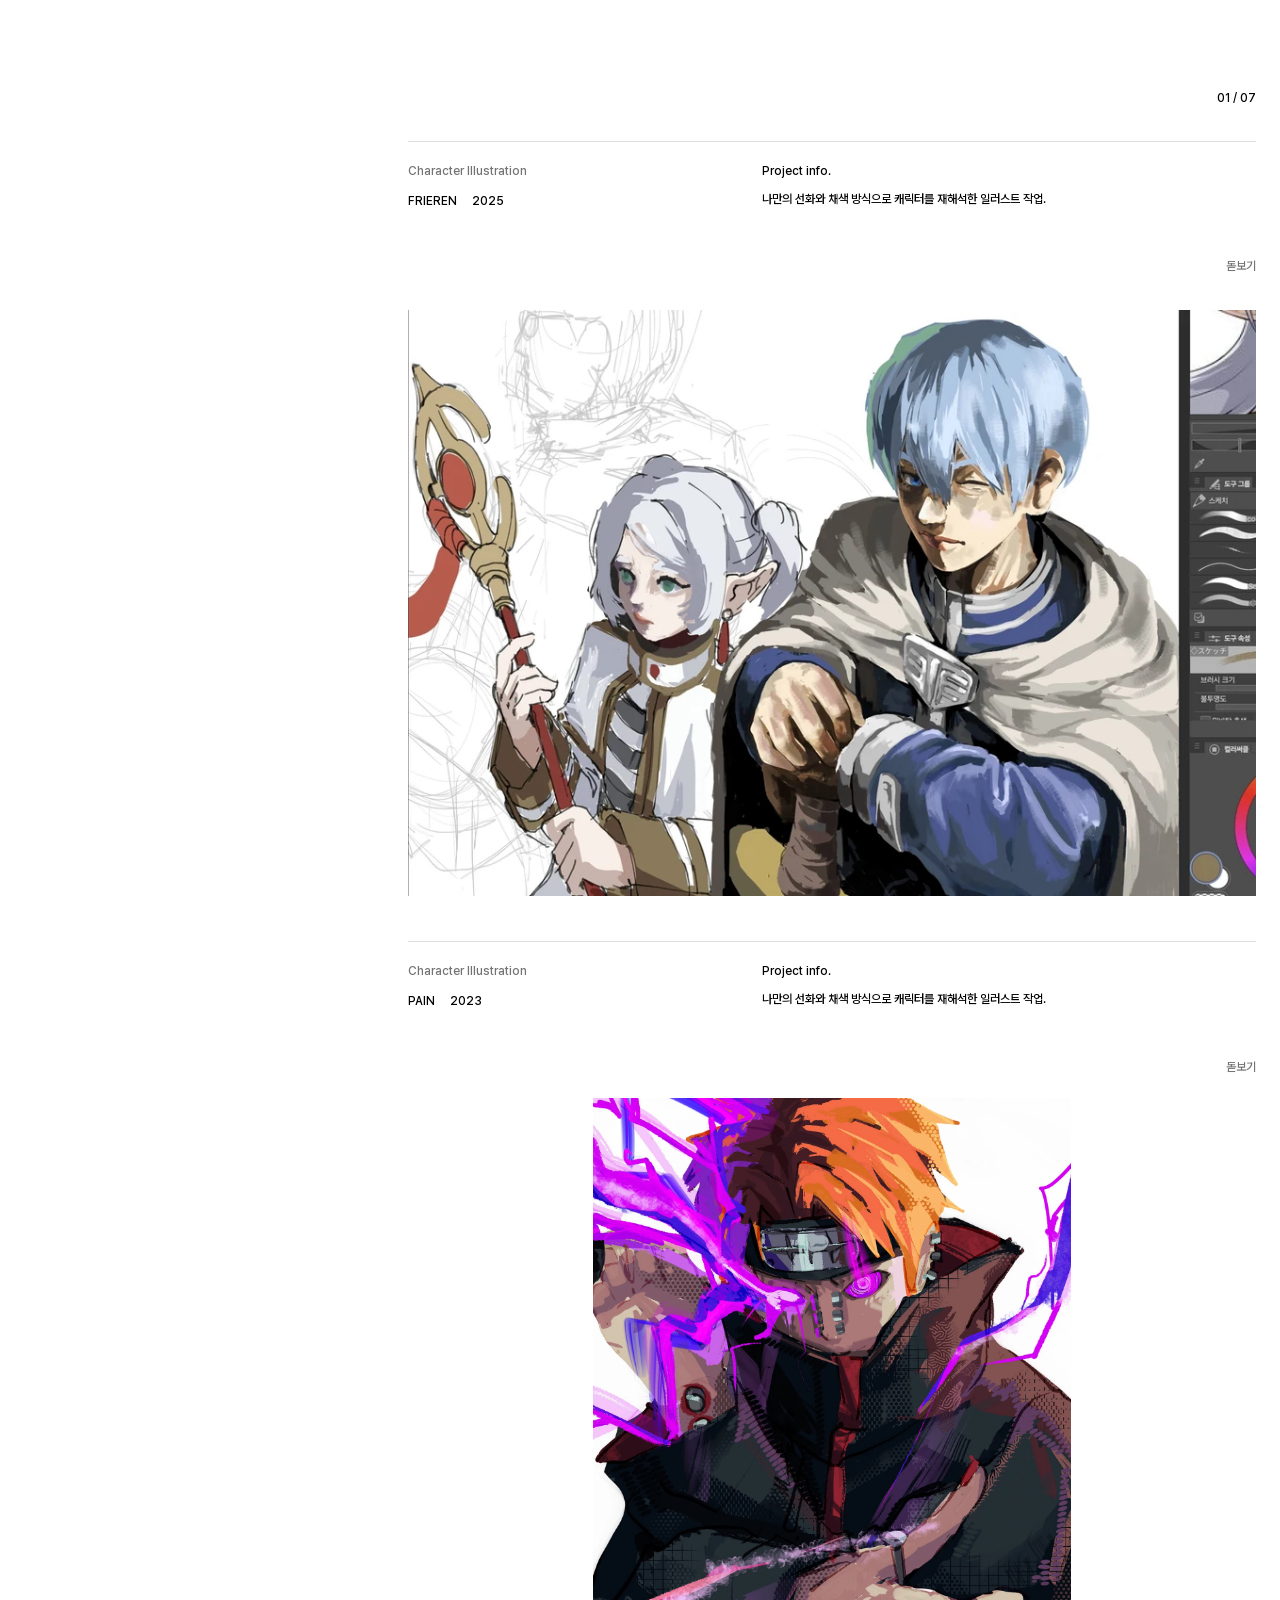
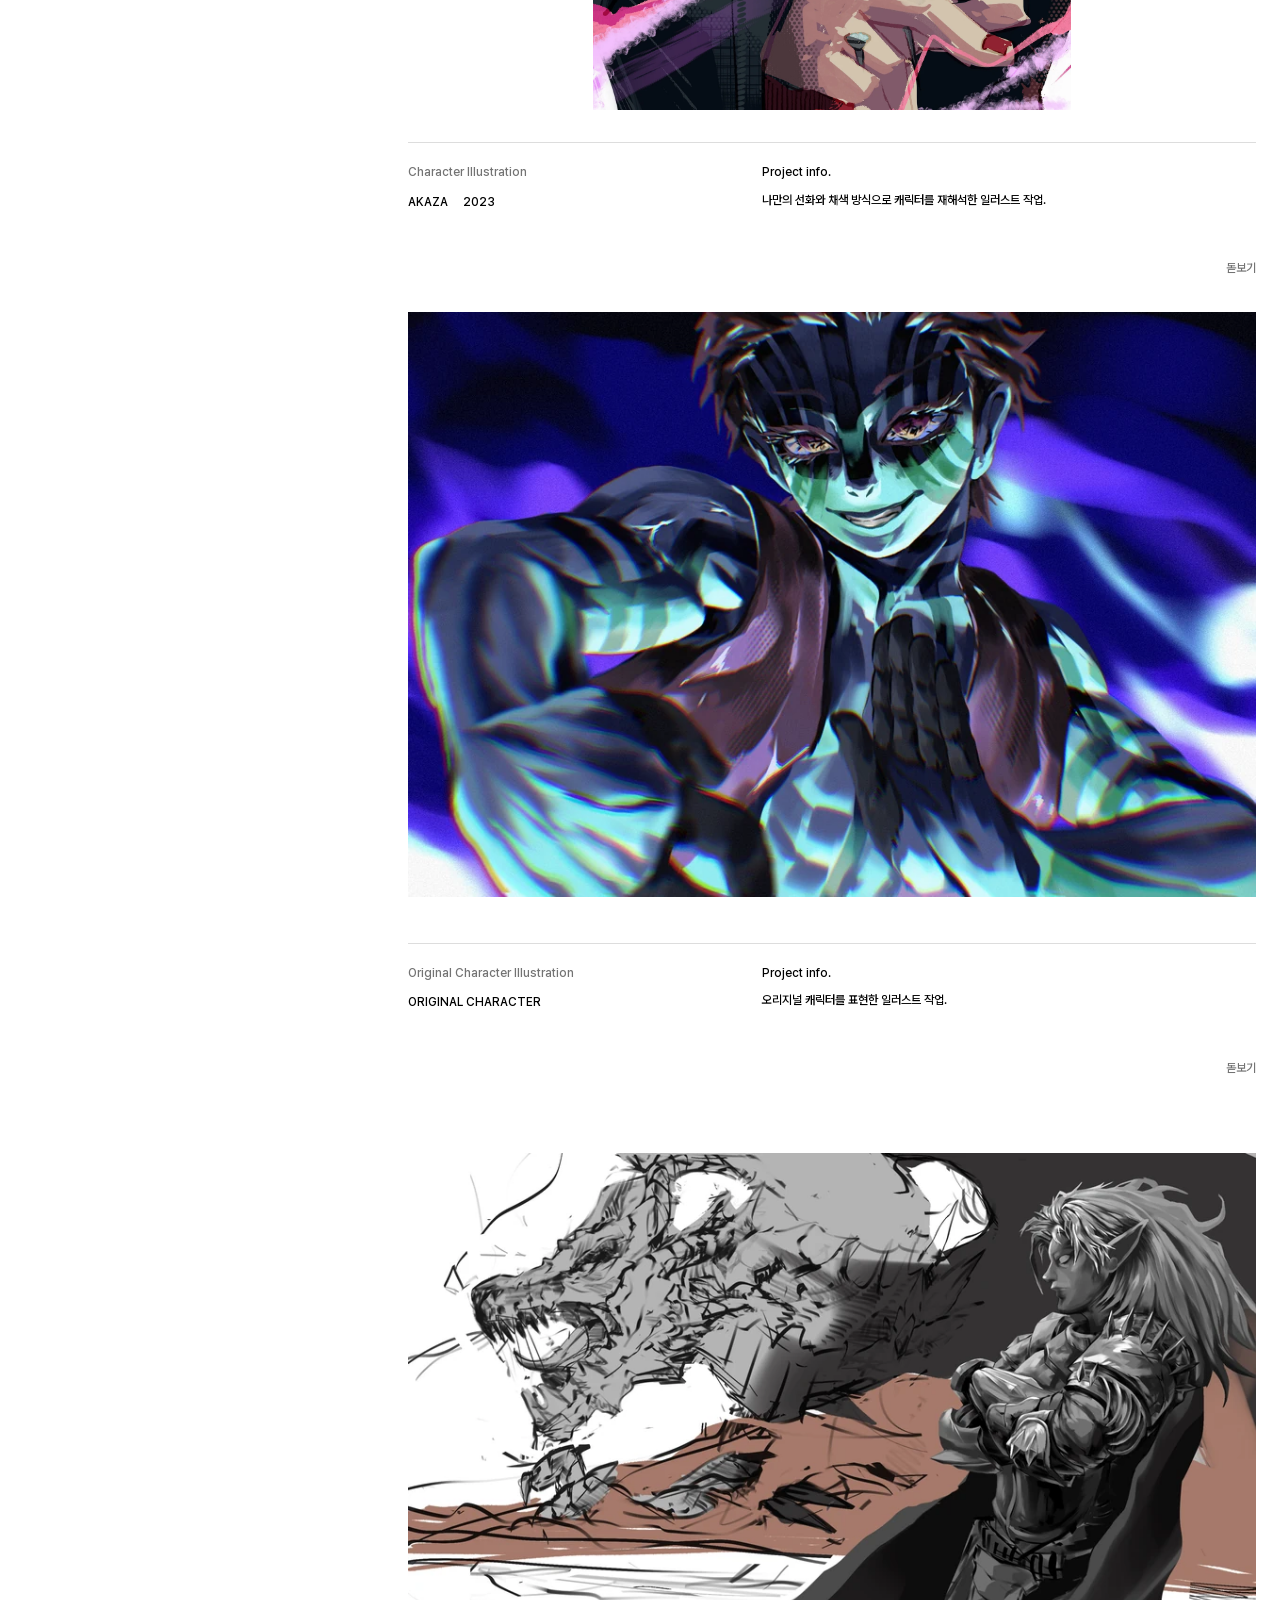
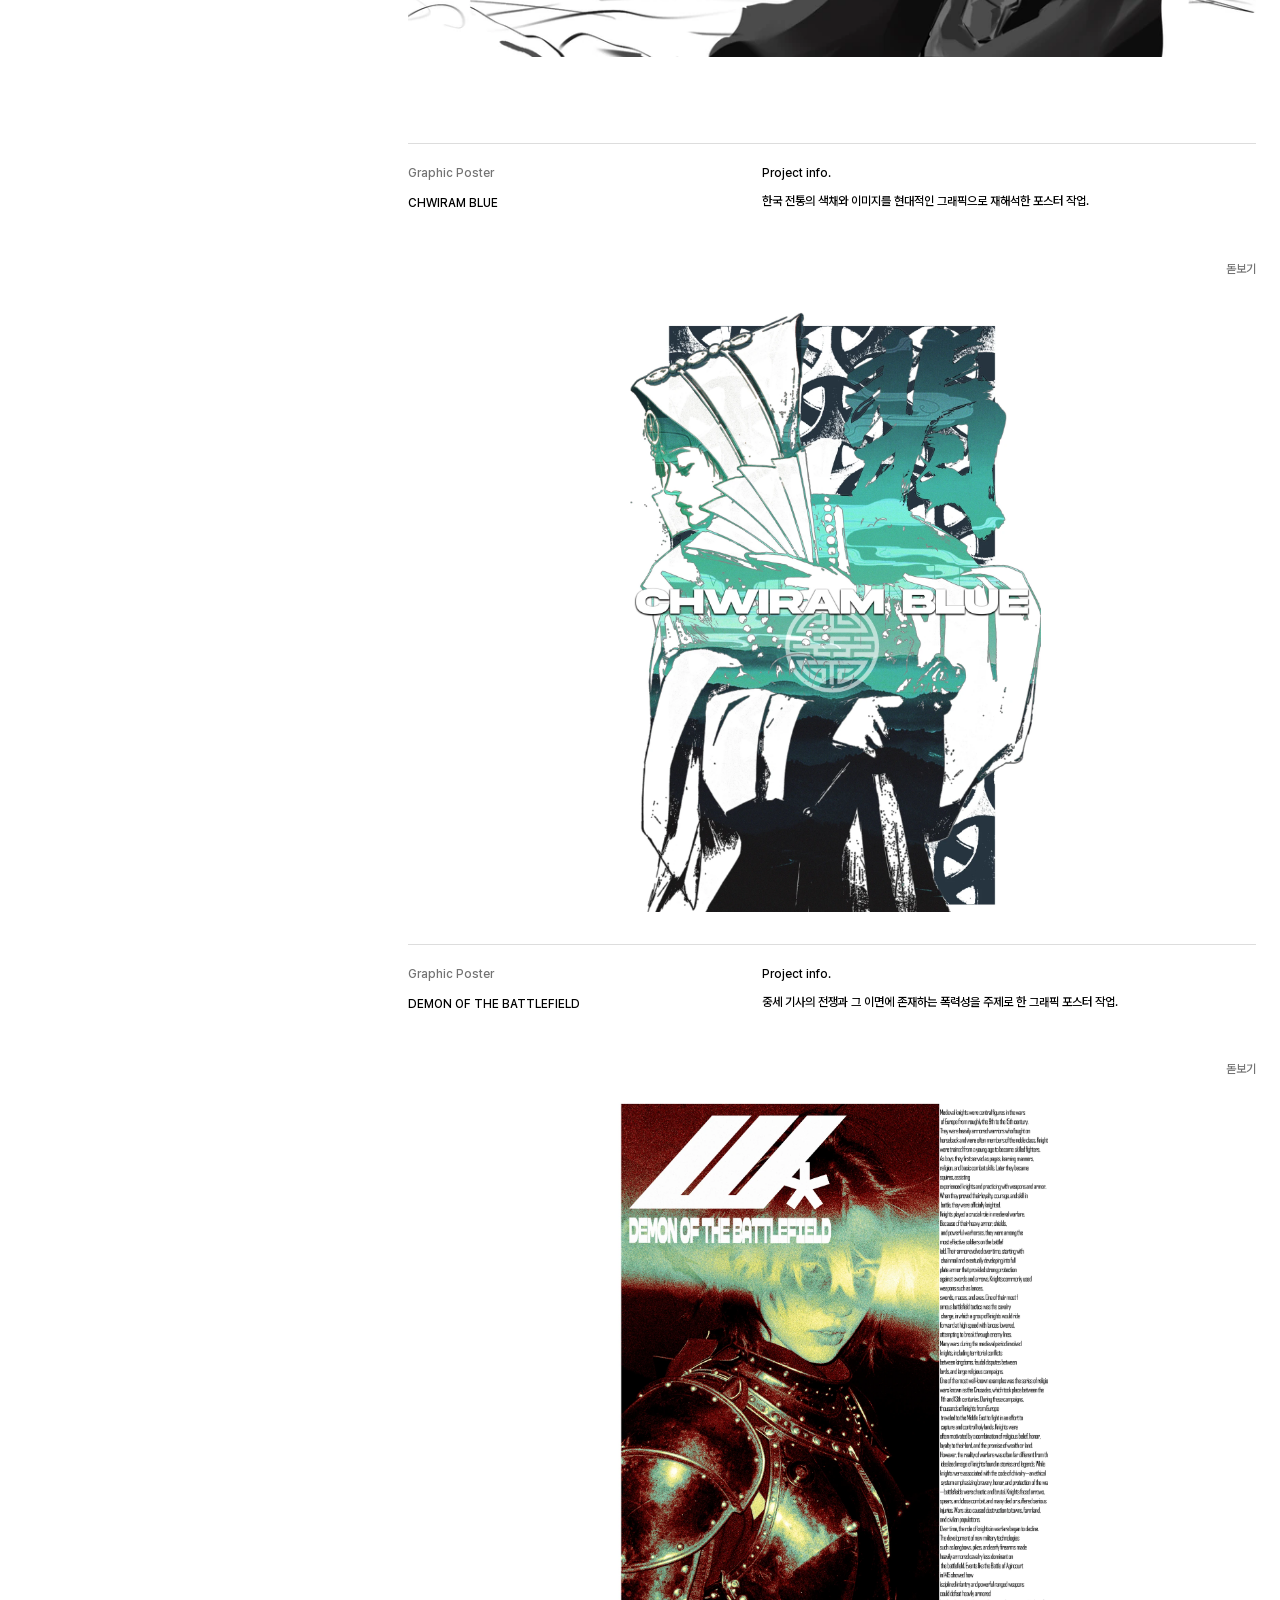
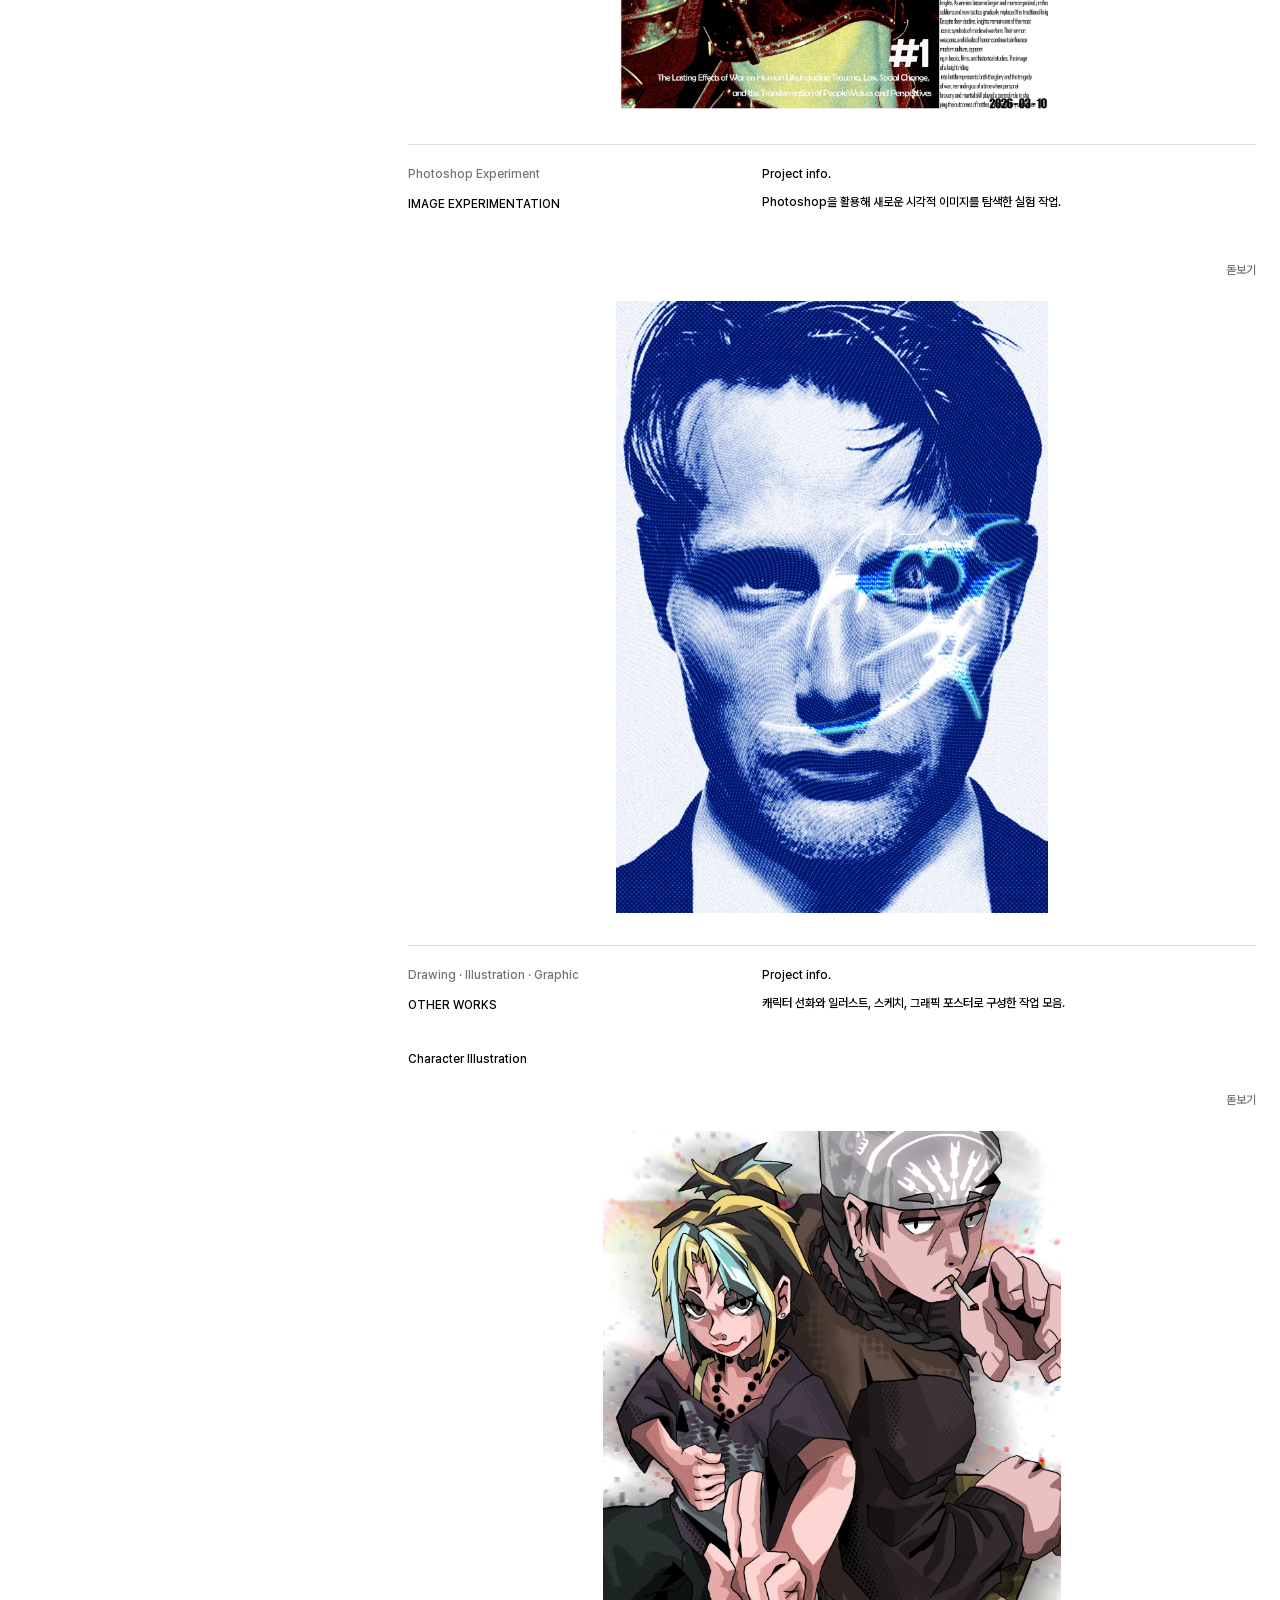
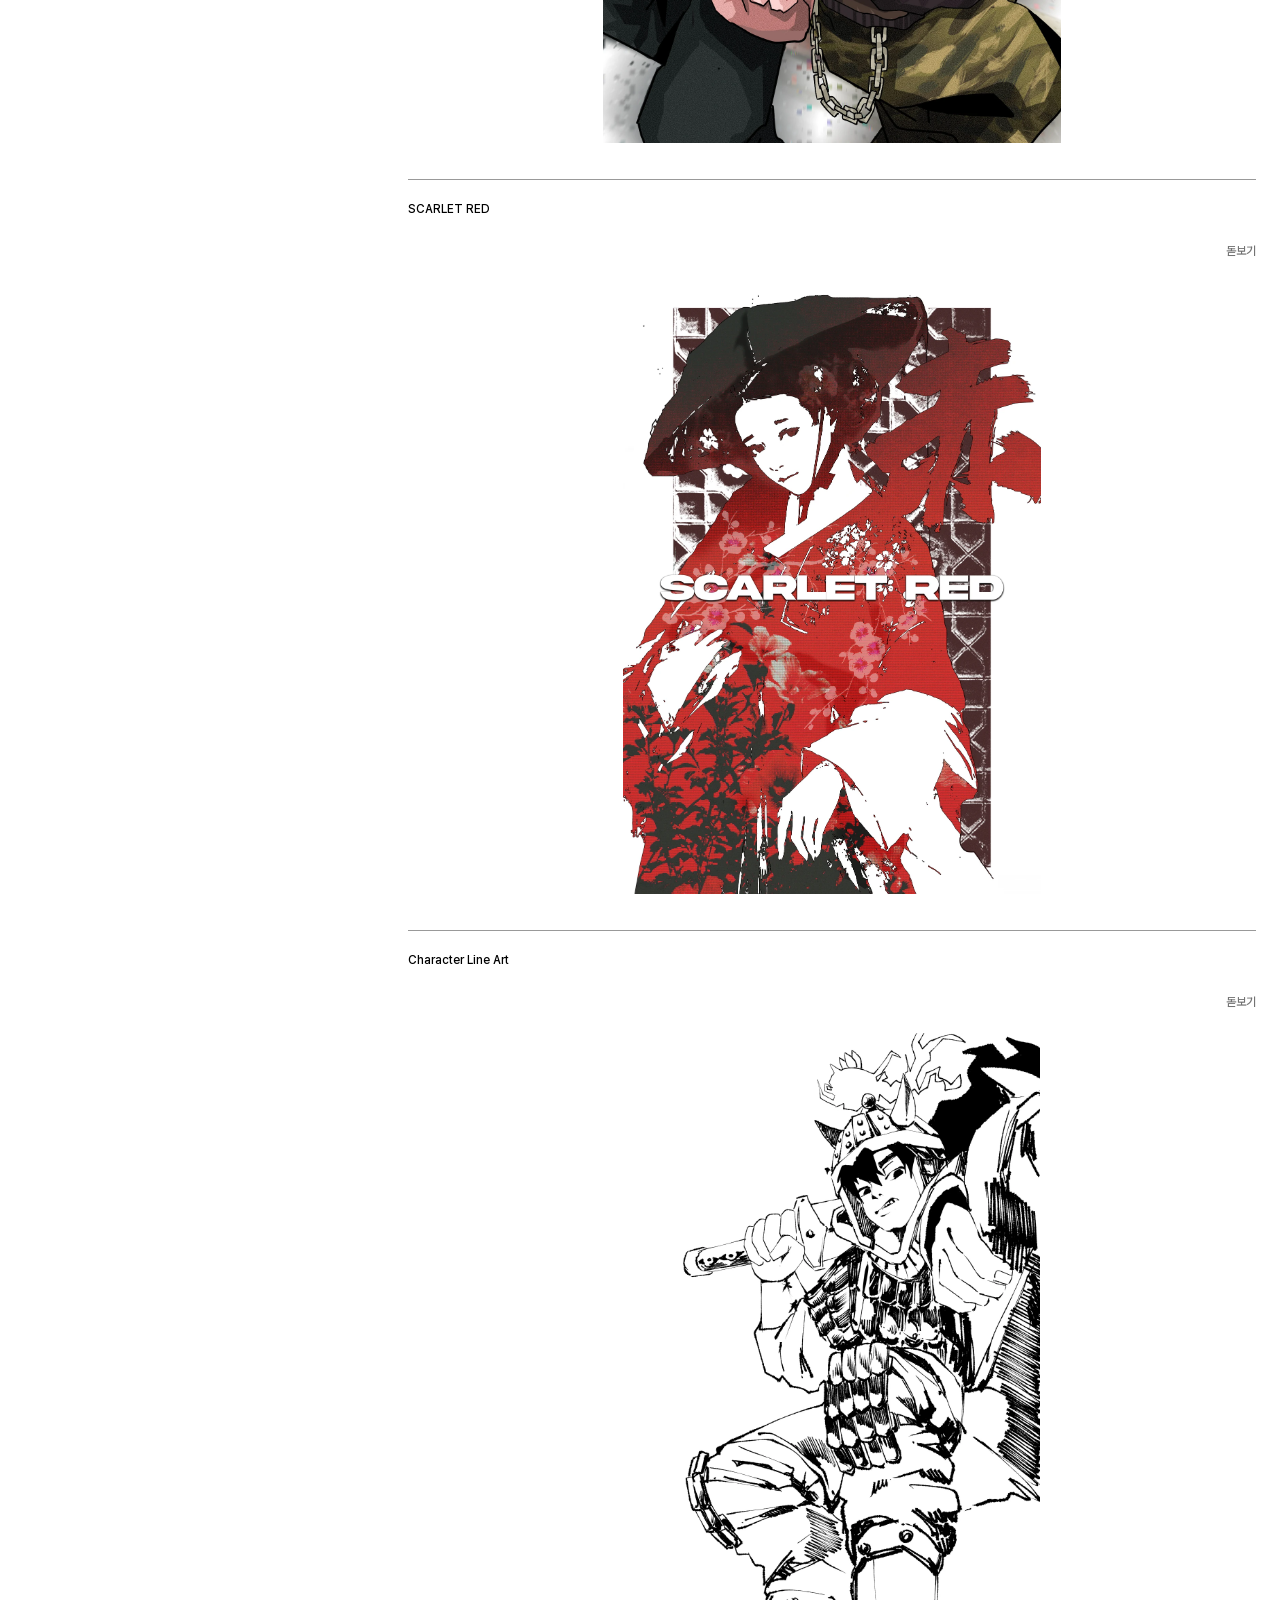
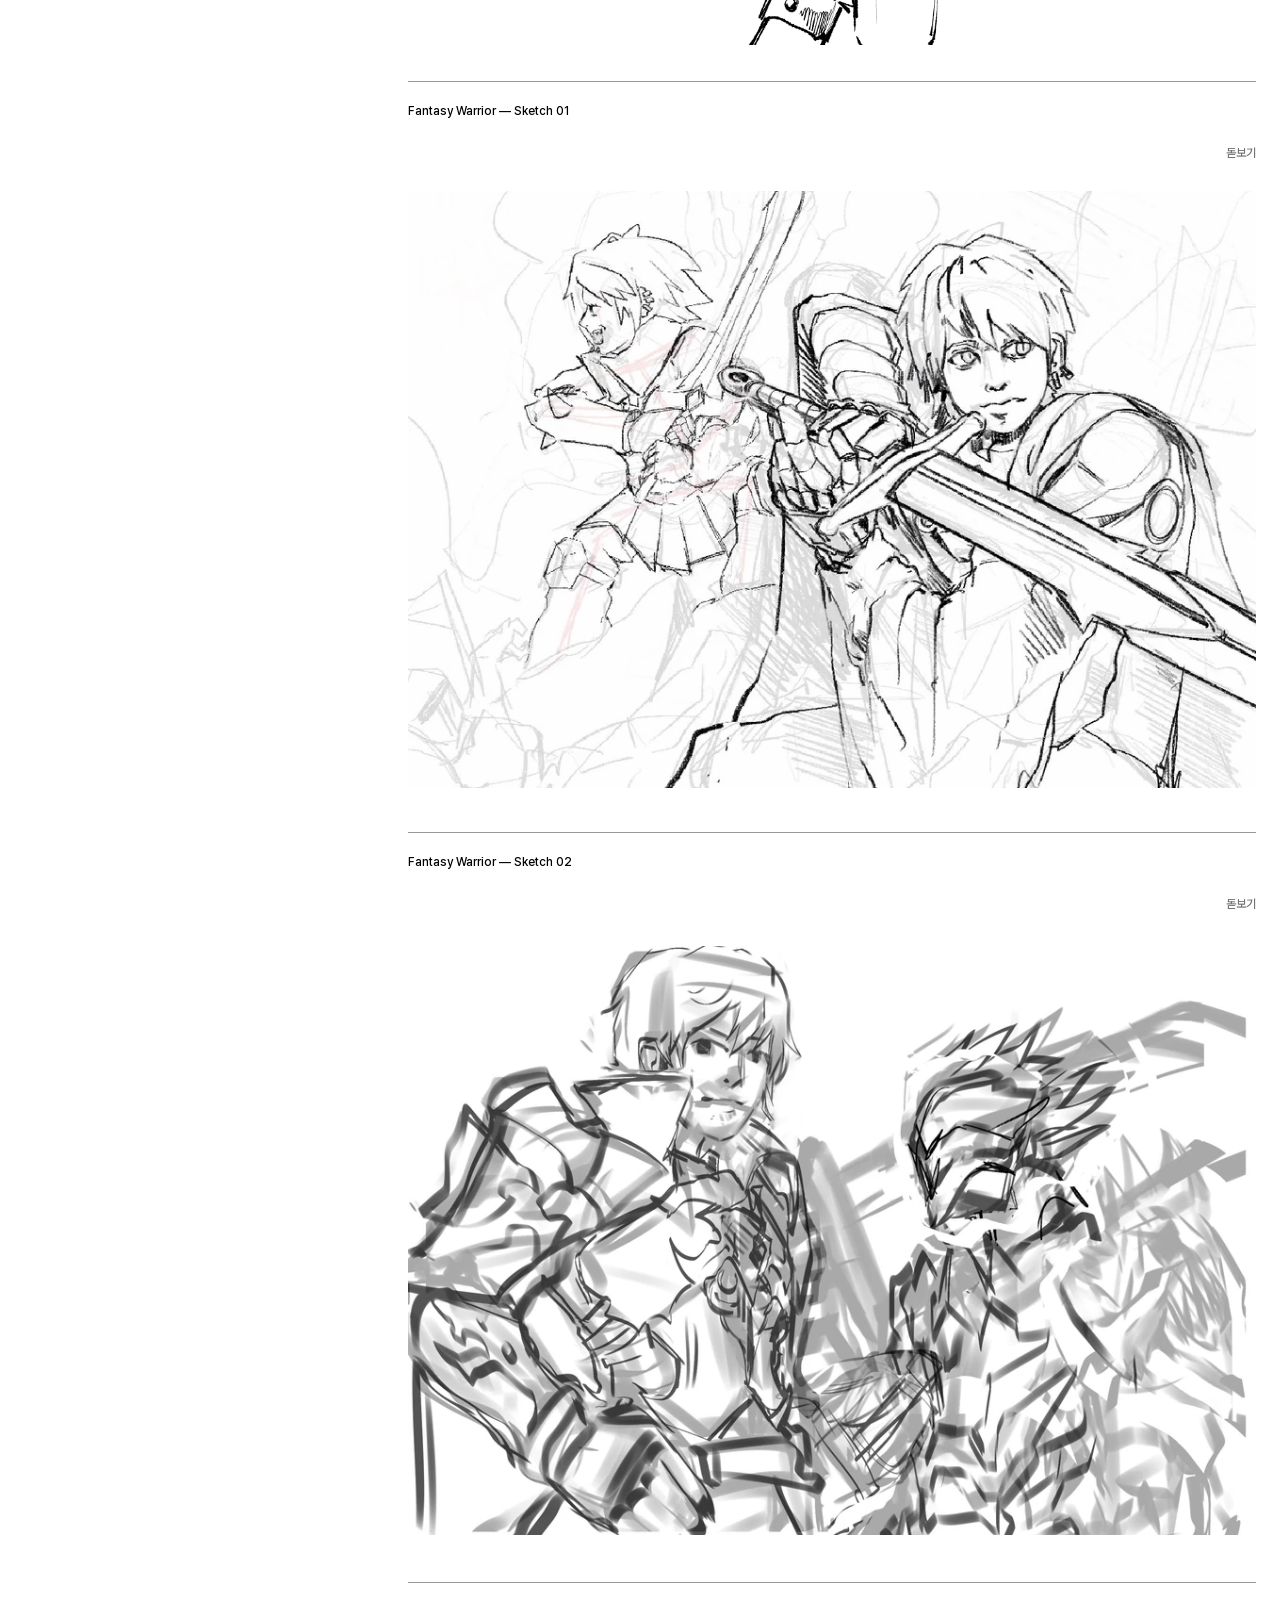
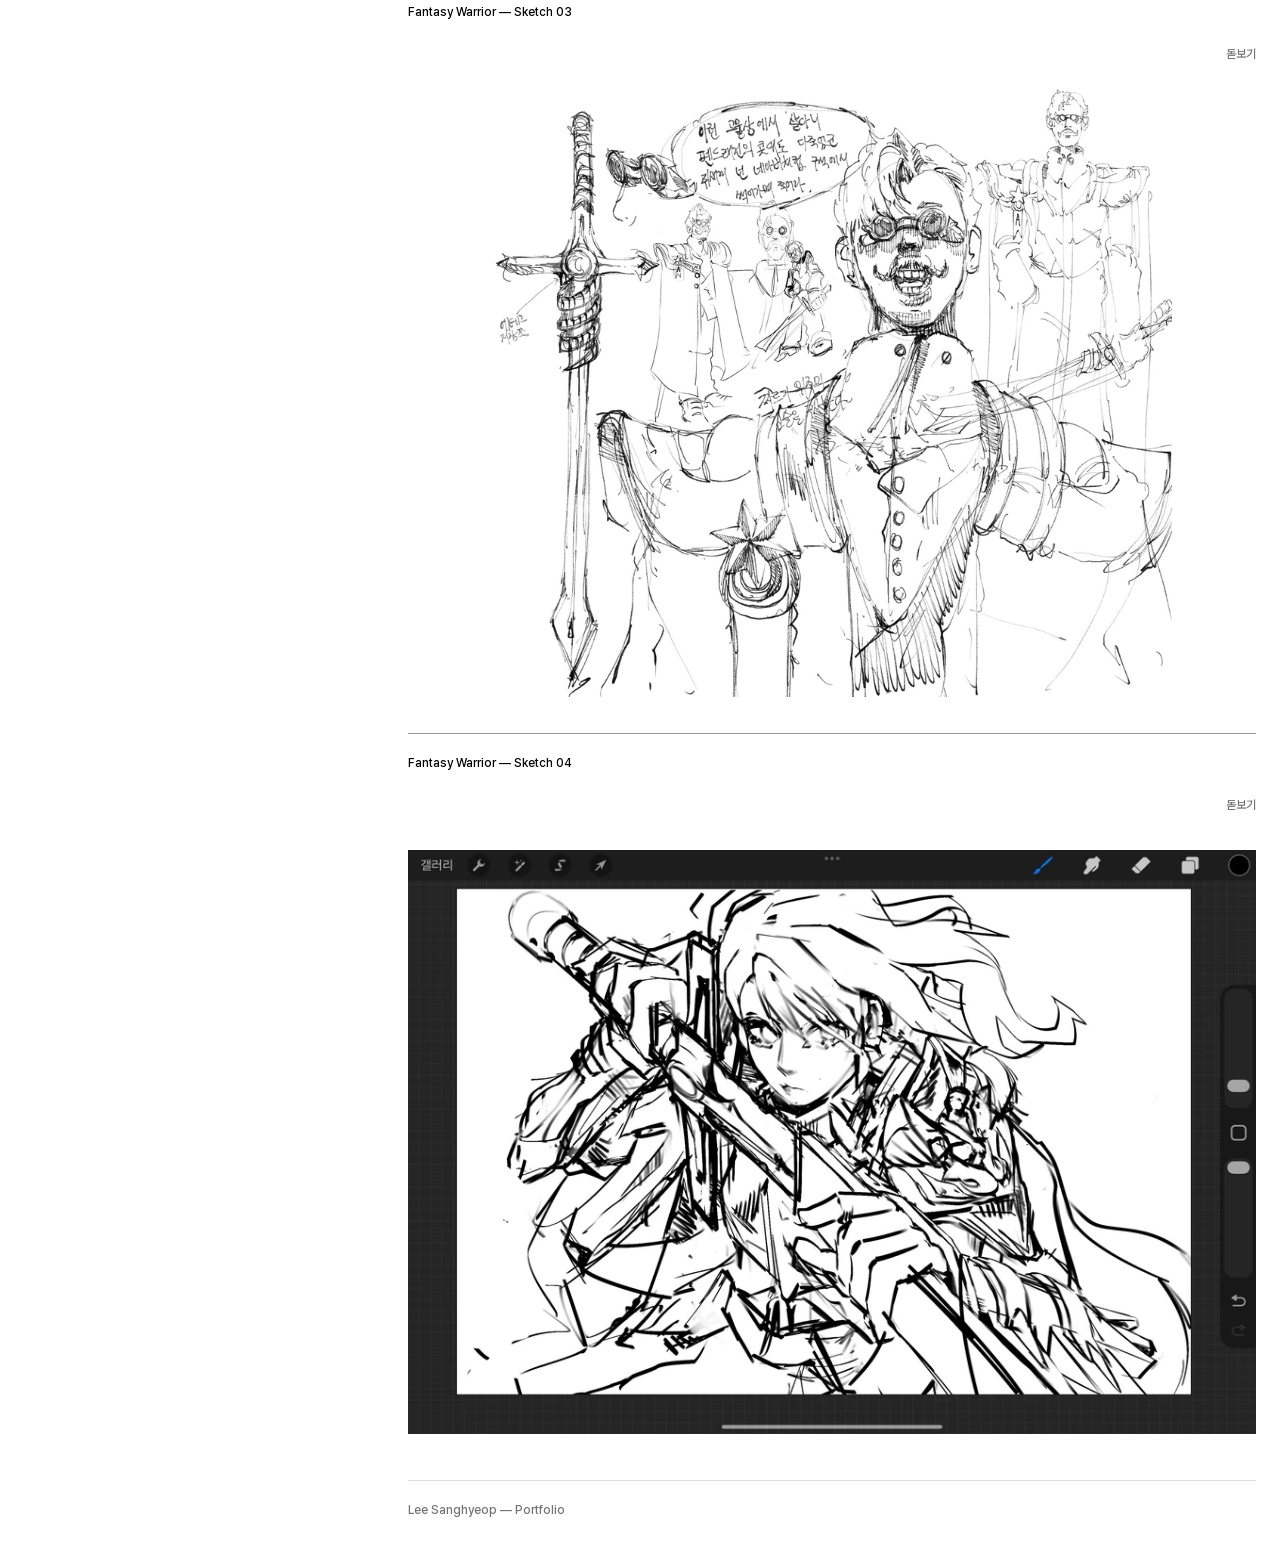
<file: stages/12-korean-descriptions/index.html>
<!doctype html>
<html lang="ko">
  <head>
    <meta charset="utf-8" />
    <meta name="viewport" content="width=device-width, initial-scale=1" />
    <meta
      name="description"
      content="디자이너 이상협의 캐릭터 디자인, 일러스트레이션, 그래픽 및 편집 디자인 포트폴리오." />
    <title>이상협 — Lee Sanghyeop | Portfolio</title>
    <link rel="stylesheet" href="style.css" />
    <link rel="preload" href="../../assets/fonts/PretendardVariable.woff2" as="font" type="font/woff2" crossorigin />
    <script src="navigation.js" defer></script>
    <script src="gallery.js" defer></script>
  </head>
  <body>
    <a class="skip-link" href="#main">본문으로 건너뛰기</a>
    <div class="site-shell">
      <aside class="sidebar">
        <div class="identity-row">
          <a class="identity" href="#main">이상협<span>Lee Sanghyeop</span></a>
          <a class="mobile-process-link" href="../../index.html">웹페이지 제작 과정 ↗</a>
        </div>
        <div class="sidebar-columns">
          <section class="about" id="about" aria-labelledby="about-title" tabindex="-1">
            <h2 id="about-title">About</h2>
            <div class="about-intro">
              <p lang="en">Character &amp; Illustration Designer</p>
              <p lang="en">Available in Character Design, World Building, Poster Illustration, Visual Development.</p>
            </div>
            <div class="bio-section">
              <h3>Education</h3>
              <div>
                <p>Baekseok Arts University<br />Visual Communication Design</p>
                <span class="muted">2023 — 2026</span>
              </div>
            </div>
            <div class="bio-section">
              <h3>Experience</h3>
              <div>
                <p><span class="muted">2023</span><br />Vice Representative, School of Design</p>
                <p><span class="muted">2026</span><br />Graduation Committee,<br />Baekseok Arts University</p>
              </div>
            </div>
            <div class="bio-section">
              <h3>Certification</h3>
              <p>Adobe Photoshop Certification<br />Adobe Illustrator Certification</p>
            </div>
            <div class="bio-section">
              <h3>Tools</h3>
              <p>InDesign, Figma, Photoshop,<br />Illustrator, Clip Studio, After Effects</p>
            </div>
            <div class="bio-section">
              <h3>Contact</h3>
              <a href="mailto:isanghyeob871@gmail.com">isanghyeob871@gmail.com ↗</a>
            </div>
          </section>
          <div class="project-navigation" id="project-navigation">
            <div class="index-heading">Works</div>
            <nav aria-label="프로젝트 목록">
              <a class="project-link" href="#villain-universe" data-project-link>VILLAIN UNIVERSE</a>
              <a class="project-link" href="#frieren" data-project-link>FRIEREN</a>
              <a class="project-link" href="#pain" data-project-link>PAIN</a>
              <a class="project-link" href="#akaza" data-project-link>AKAZA</a>
              <a class="project-link" href="#original-character" data-project-link>ORIGINAL CHARACTER</a>
              <a class="project-link" href="#chwiram-blue" data-project-link>CHWIRAM BLUE</a>
              <a class="project-link" href="#demon-of-the-battlefield" data-project-link>DEMON OF THE BATTLEFIELD</a>
              <a class="project-link" href="#image-experimentation" data-project-link>IMAGE EXPERIMENTATION</a>
              <a class="project-link" href="#other-works" data-project-link>OTHER WORKS</a>
            </nav>
          </div>
        </div>
      </aside>
      <main class="main" id="main" tabindex="-1">
        <header class="topbar">
          <span>Portfolio / Works</span><a href="../../index.html">웹페이지 제작 과정 ↗</a>
        </header>
        <section
          class="project"
          id="villain-universe"
          aria-labelledby="villain-universe-title"
          data-panel
          data-title="VILLAIN UNIVERSE">
          <div class="project-information">
            <div class="project-heading">
              <p class="eyebrow">Character Design · World Building · Visual Development</p>
              <h1 id="villain-universe-title" tabindex="-1">VILLAIN UNIVERSE <span class="project-year">2025</span></h1>
            </div>
            <div class="project-description">
              <h2>Project info.</h2>
              <div>
                <p>
                  미래의 몰락한 세계를 배경으로 서로 다른 능력과 기원을 가진 6명의 악역 집단을 구축하는 캐릭터 디자인
                  프로젝트. 고도로 발달했던 과거 문명의 유산과 인간의 한계를 넘어선 신체 능력을 가진 인물들을 중심으로,
                  각 캐릭터의 능력과 외형, 성격과 서사를 시각적으로 설계.
                </p>
                <p>
                  현재 6명의 캐릭터 중 2명을 중심으로 비주얼 개발 진행. AI를 활용해 다양한 포즈와 표정, 의상과 장면을
                  탐색하고 최종 비주얼로 발전.
                </p>
              </div>
            </div>
          </div>
          <div class="work-group">
            <div class="work-heading">
              <h2>Ensemble Key Visual</h2>
              <div>
                <p>
                  세계관 속 악역 집단이 한 장면에 등장하는 모습을 단체 키비주얼로 표현. 각 캐릭터의 특징적인 실루엣과
                  표정을 과장하고, 강렬한 색채와 카툰 스타일을 활용해 집단의 위압감과 개성을 연출.
                </p>
              </div>
            </div>
            <div data-gallery data-default-view="slides" data-label="Ensemble Key Visual">
              <div class="gallery-items">
                <figure
                  class="artwork"
                  data-artwork
                  data-title="Ensemble Key Visual">
                  <button type="button"
                    class="artwork-surface"
                    data-zoom-src="../../assets/artworks/44-1800.webp"
                    aria-label="Ensemble Key Visual 돋보기">
                    <img
                      src="../../assets/artworks/44-1800.webp"
                      alt="Ensemble Key Visual"
                      loading="eager"
                      decoding="async"
                      width="2956"
                      height="1714"
                      srcset="
                        ../../assets/artworks/44-400.webp   400w,
                        ../../assets/artworks/44-900.webp   900w,
                        ../../assets/artworks/44-1800.webp 1800w
                      "
                      sizes="(max-width: 1000px) calc(100vw - 32px), 70vw"
                      fetchpriority="high" />
                  </button>
                </figure>
              </div>
            </div>
          </div>
          <div class="work-group">
            <div class="work-heading">
              <h2>Berserker</h2>
              <div>
                <p>
                  캐릭터의 기본 모습과 전투 상태, 능력 발현 상태를 한 스프레드 안에 구성한 일러스트 작업. 신체를
                  극한까지 소모하는 대가로 비정상적인 근력과 속도를 얻는 광폭화형 전투원으로 설정. 체내의 열과 에너지를
                  방출해 화염을 생성하며, 전투가 격렬해질수록 강해지는 동시에 신체가 빠르게 붕괴하는 특성을 반영.
                </p>
              </div>
            </div>
            <div data-gallery data-default-view="slides" data-label="Berserker">
              <div class="gallery-items">
                <figure
                  class="artwork"
                  data-artwork
                  data-title="Berserker">
                  <button type="button" class="artwork-surface" data-zoom-src="../../assets/artworks/45-1800.webp" aria-label="Berserker 돋보기">
                    <img
                      src="../../assets/artworks/45-1800.webp"
                      alt="Berserker"
                      loading="lazy"
                      decoding="async"
                      width="3508"
                      height="2480"
                      srcset="
                        ../../assets/artworks/45-400.webp   400w,
                        ../../assets/artworks/45-900.webp   900w,
                        ../../assets/artworks/45-1800.webp 1800w
                      "
                      sizes="(max-width: 1000px) calc(100vw - 32px), 70vw" />
                  </button>
                </figure>
              </div>
            </div>
          </div>
          <div class="work-group">
            <div class="work-heading">
              <h2>Character Key Art</h2>
              <div><p>캐릭터의 인상과 디자인 요소를 강조한 단독 키비주얼 작업.</p></div>
            </div>
            <div data-gallery data-default-view="slides" data-label="Character Key Art">
              <div class="gallery-items">
                <figure
                  class="artwork"
                  data-artwork
                  data-title="Character Key Art">
                  <button type="button"
                    class="artwork-surface"
                    data-zoom-src="../../assets/artworks/06-1800.webp"
                    aria-label="Character Key Art 돋보기">
                    <img
                      src="../../assets/artworks/06-1800.webp"
                      alt="Character Key Art"
                      loading="lazy"
                      decoding="async"
                      width="3000"
                      height="2409"
                      srcset="
                        ../../assets/artworks/06-400.webp   400w,
                        ../../assets/artworks/06-900.webp   900w,
                        ../../assets/artworks/06-1800.webp 1800w
                      "
                      sizes="(max-width: 1000px) calc(100vw - 32px), 70vw" />
                  </button>
                </figure>
              </div>
            </div>
          </div>
          <div class="work-group">
            <div class="work-heading">
              <h2>AI Image Generation</h2>
              <div><p>AI를 활용한 캐릭터 비주얼·표정·장면 탐색.</p></div>
            </div>
            <div data-gallery data-default-view="slides" data-label="AI Image Generation">
              <div class="gallery-items">
                <figure class="artwork" data-artwork data-title="AI Character Motion Study">
                  <button type="button"
                    class="artwork-surface"
                    data-zoom-src="../../assets/artworks/25-1800.webp"
                    aria-label="AI Character Motion Study 돋보기">
                    <img
                      src="../../assets/artworks/25-1800.webp"
                      alt="AI Character Motion Study"
                      loading="lazy"
                      decoding="async"
                      width="1214"
                      height="431"
                      srcset="
                        ../../assets/artworks/25-400.webp   400w,
                        ../../assets/artworks/25-900.webp   900w,
                        ../../assets/artworks/25-1800.webp 1214w
                      "
                      sizes="(max-width: 1000px) calc(100vw - 32px), 70vw"
                      data-animation="../../assets/artworks/25.gif" />
                  </button>
                </figure>
                <figure class="artwork" data-artwork data-title="AI Image Generation — Berserker">
                  <button type="button"
                    class="artwork-surface"
                    data-zoom-src="../../assets/artworks/15-1800.webp"
                    aria-label="AI Image Generation — Berserker 돋보기">
                    <img
                      src="../../assets/artworks/15-1800.webp"
                      alt="AI Image Generation — Berserker"
                      loading="lazy"
                      decoding="async"
                      width="1145"
                      height="1374"
                      srcset="
                        ../../assets/artworks/15-400.webp   333w,
                        ../../assets/artworks/15-900.webp   750w,
                        ../../assets/artworks/15-1800.webp 1145w
                      "
                      sizes="(max-width: 1000px) calc(100vw - 32px), 70vw" />
                  </button>
                </figure>
                <figure class="artwork" data-artwork data-title="AI Image Generation — Character Portrait">
                  <button type="button"
                    class="artwork-surface"
                    data-zoom-src="../../assets/artworks/17-1800.webp"
                    aria-label="AI Image Generation — Character Portrait 돋보기">
                    <img
                      src="../../assets/artworks/17-1800.webp"
                      alt="AI Image Generation — Character Portrait"
                      loading="lazy"
                      decoding="async"
                      width="1145"
                      height="1374"
                      srcset="
                        ../../assets/artworks/17-400.webp   333w,
                        ../../assets/artworks/17-900.webp   750w,
                        ../../assets/artworks/17-1800.webp 1145w
                      "
                      sizes="(max-width: 1000px) calc(100vw - 32px), 70vw" />
                  </button>
                </figure>
                <figure class="artwork" data-artwork data-title="AI Image Generation — Duo">
                  <button type="button"
                    class="artwork-surface"
                    data-zoom-src="../../assets/artworks/14-1800.webp"
                    aria-label="AI Image Generation — Duo 돋보기">
                    <img
                      src="../../assets/artworks/14-1800.webp"
                      alt="AI Image Generation — Duo"
                      loading="lazy"
                      decoding="async"
                      width="1492"
                      height="1054"
                      srcset="
                        ../../assets/artworks/14-400.webp   400w,
                        ../../assets/artworks/14-900.webp   900w,
                        ../../assets/artworks/14-1800.webp 1492w
                      "
                      sizes="(max-width: 1000px) calc(100vw - 32px), 70vw" />
                  </button>
                </figure>
                <figure class="artwork" data-artwork data-title="AI Image Generation — Battle Scene">
                  <button type="button"
                    class="artwork-surface"
                    data-zoom-src="../../assets/artworks/16-1800.webp"
                    aria-label="AI Image Generation — Battle Scene 돋보기">
                    <img
                      src="../../assets/artworks/16-1800.webp"
                      alt="AI Image Generation — Battle Scene"
                      loading="lazy"
                      decoding="async"
                      width="1495"
                      height="1052"
                      srcset="
                        ../../assets/artworks/16-400.webp   400w,
                        ../../assets/artworks/16-900.webp   900w,
                        ../../assets/artworks/16-1800.webp 1495w
                      "
                      sizes="(max-width: 1000px) calc(100vw - 32px), 70vw" />
                  </button>
                </figure>
                <figure class="artwork" data-artwork data-title="AI Image Generation — Expression Study 01">
                  <button type="button"
                    class="artwork-surface"
                    data-zoom-src="../../assets/artworks/12-1800.webp"
                    aria-label="AI Image Generation — Expression Study 01 돋보기">
                    <img
                      src="../../assets/artworks/12-1800.webp"
                      alt="AI Image Generation — Expression Study 01"
                      loading="lazy"
                      decoding="async"
                      width="1145"
                      height="1374"
                      srcset="
                        ../../assets/artworks/12-400.webp   333w,
                        ../../assets/artworks/12-900.webp   750w,
                        ../../assets/artworks/12-1800.webp 1145w
                      "
                      sizes="(max-width: 1000px) calc(100vw - 32px), 70vw" />
                  </button>
                </figure>
                <figure class="artwork" data-artwork data-title="AI Image Generation — Expression Study 02">
                  <button type="button"
                    class="artwork-surface"
                    data-zoom-src="../../assets/artworks/13-1800.webp"
                    aria-label="AI Image Generation — Expression Study 02 돋보기">
                    <img
                      src="../../assets/artworks/13-1800.webp"
                      alt="AI Image Generation — Expression Study 02"
                      loading="lazy"
                      decoding="async"
                      width="1172"
                      height="1342"
                      srcset="
                        ../../assets/artworks/13-400.webp   349w,
                        ../../assets/artworks/13-900.webp   786w,
                        ../../assets/artworks/13-1800.webp 1172w
                      "
                      sizes="(max-width: 1000px) calc(100vw - 32px), 70vw" />
                  </button>
                </figure>
              </div>
            </div>
          </div>
        </section>
        <section class="project" id="frieren" aria-labelledby="frieren-title" data-panel data-title="FRIEREN">
          <div class="project-information">
            <div class="project-heading">
              <p class="eyebrow">Character Illustration</p>
              <h1 id="frieren-title" tabindex="-1">FRIEREN <span class="project-year">2025</span></h1>
            </div>
            <div class="project-description">
              <h2>Project info.</h2>
              <div>
                <p>나만의 선화와 채색 방식으로 캐릭터를 재해석한 일러스트 작업.</p>
              </div>
            </div>
          </div>
          <div class="work-group">
            <div data-gallery data-default-view="slides" data-label="Character Illustration — Frieren">
              <div class="gallery-items">
                <figure
                  class="artwork"
                  data-artwork
                  data-title="Character Illustration — Frieren">
                  <button type="button"
                    class="artwork-surface"
                    data-zoom-src="../../assets/artworks/24-1800.webp"
                    aria-label="Character Illustration — Frieren 돋보기">
                    <img
                      src="../../assets/artworks/24-1800.webp"
                      alt="Character Illustration — Frieren"
                      loading="lazy"
                      decoding="async"
                      width="2110"
                      height="1458"
                      srcset="
                        ../../assets/artworks/24-400.webp   400w,
                        ../../assets/artworks/24-900.webp   900w,
                        ../../assets/artworks/24-1800.webp 1800w
                      "
                      sizes="(max-width: 1000px) calc(100vw - 32px), 70vw" />
                  </button>
                </figure>
              </div>
            </div>
          </div>
        </section>
        <section class="project" id="pain" aria-labelledby="pain-title" data-panel data-title="PAIN">
          <div class="project-information">
            <div class="project-heading">
              <p class="eyebrow">Character Illustration</p>
              <h1 id="pain-title" tabindex="-1">PAIN <span class="project-year">2023</span></h1>
            </div>
            <div class="project-description">
              <h2>Project info.</h2>
              <div>
                <p>나만의 선화와 채색 방식으로 캐릭터를 재해석한 일러스트 작업.</p>
              </div>
            </div>
          </div>
          <div class="work-group">
            <div data-gallery data-default-view="slides" data-label="Character Illustration — Pain">
              <div class="gallery-items">
                <figure
                  class="artwork"
                  data-artwork
                  data-title="Character Illustration — Pain">
                  <button type="button"
                    class="artwork-surface"
                    data-zoom-src="../../assets/artworks/11-1800.webp"
                    aria-label="Character Illustration — Pain 돋보기">
                    <img
                      src="../../assets/artworks/11-1800.webp"
                      alt="Character Illustration — Pain"
                      loading="lazy"
                      decoding="async"
                      width="1512"
                      height="1933"
                      srcset="
                        ../../assets/artworks/11-400.webp   313w,
                        ../../assets/artworks/11-900.webp   704w,
                        ../../assets/artworks/11-1800.webp 1408w
                      "
                      sizes="(max-width: 1000px) calc(100vw - 32px), 70vw" />
                  </button>
                </figure>
              </div>
            </div>
          </div>
        </section>
        <section class="project" id="akaza" aria-labelledby="akaza-title" data-panel data-title="AKAZA">
          <div class="project-information">
            <div class="project-heading">
              <p class="eyebrow">Character Illustration</p>
              <h1 id="akaza-title" tabindex="-1">AKAZA <span class="project-year">2023</span></h1>
            </div>
            <div class="project-description">
              <h2>Project info.</h2>
              <div>
                <p>나만의 선화와 채색 방식으로 캐릭터를 재해석한 일러스트 작업.</p>
              </div>
            </div>
          </div>
          <div class="work-group">
            <div data-gallery data-default-view="slides" data-label="Character Illustration — Akaza">
              <div class="gallery-items">
                <figure
                  class="artwork"
                  data-artwork
                  data-title="Character Illustration — Akaza">
                  <button type="button"
                    class="artwork-surface"
                    data-zoom-src="../../assets/artworks/03-1800.webp"
                    aria-label="Character Illustration — Akaza 돋보기">
                    <img
                      src="../../assets/artworks/03-1800.webp"
                      alt="Character Illustration — Akaza"
                      loading="lazy"
                      decoding="async"
                      width="2420"
                      height="1668"
                      srcset="
                        ../../assets/artworks/03-400.webp   400w,
                        ../../assets/artworks/03-900.webp   900w,
                        ../../assets/artworks/03-1800.webp 1800w
                      "
                      sizes="(max-width: 1000px) calc(100vw - 32px), 70vw" />
                  </button>
                </figure>
              </div>
            </div>
          </div>
        </section>
        <section
          class="project"
          id="original-character"
          aria-labelledby="original-character-title"
          data-panel
          data-title="ORIGINAL CHARACTER">
          <div class="project-information">
            <div class="project-heading">
              <p class="eyebrow">Original Character Illustration</p>
              <h1 id="original-character-title" tabindex="-1">ORIGINAL CHARACTER</h1>
            </div>
            <div class="project-description">
              <h2>Project info.</h2>
              <div><p>오리지널 캐릭터를 표현한 일러스트 작업.</p></div>
            </div>
          </div>
          <div class="work-group">
            <div data-gallery data-default-view="slides" data-label="Original Character Illustration">
              <div class="gallery-items">
                <figure
                  class="artwork"
                  data-artwork
                  data-title="Original Character Illustration">
                  <button type="button"
                    class="artwork-surface"
                    data-zoom-src="../../assets/artworks/46-1800.webp"
                    aria-label="Original Character Illustration 돋보기">
                    <img
                      src="../../assets/artworks/46-1800.webp"
                      alt="Original Character Illustration"
                      loading="lazy"
                      decoding="async"
                      width="2926"
                      height="1738"
                      srcset="
                        ../../assets/artworks/46-400.webp   400w,
                        ../../assets/artworks/46-900.webp   900w,
                        ../../assets/artworks/46-1800.webp 1800w
                      "
                      sizes="(max-width: 1000px) calc(100vw - 32px), 70vw" />
                  </button>
                </figure>
              </div>
            </div>
          </div>
        </section>
        <section
          class="project"
          id="chwiram-blue"
          aria-labelledby="chwiram-blue-title"
          data-panel
          data-title="CHWIRAM BLUE">
          <div class="project-information">
            <div class="project-heading">
              <p class="eyebrow">Graphic Poster</p>
              <h1 id="chwiram-blue-title" tabindex="-1">CHWIRAM BLUE</h1>
            </div>
            <div class="project-description">
              <h2>Project info.</h2>
              <div>
                <p>한국 전통의 색채와 이미지를 현대적인 그래픽으로 재해석한 포스터 작업.</p>
              </div>
            </div>
          </div>
          <div class="work-group">
            <div data-gallery data-default-view="slides" data-label="CHWIRAM BLUE">
              <div class="gallery-items">
                <figure
                  class="artwork"
                  data-artwork
                  data-title="CHWIRAM BLUE">
                  <button type="button" class="artwork-surface" data-zoom-src="../../assets/artworks/28-1800.webp" aria-label="CHWIRAM BLUE 돋보기">
                    <img
                      src="../../assets/artworks/28-1800.webp"
                      alt="CHWIRAM BLUE"
                      loading="lazy"
                      decoding="async"
                      width="7016"
                      height="10287"
                      srcset="
                        ../../assets/artworks/28-400.webp   273w,
                        ../../assets/artworks/28-900.webp   614w,
                        ../../assets/artworks/28-1800.webp 1228w
                      "
                      sizes="(max-width: 1000px) calc(100vw - 32px), 70vw" />
                  </button>
                </figure>
              </div>
            </div>
          </div>
        </section>
        <section
          class="project"
          id="demon-of-the-battlefield"
          aria-labelledby="demon-of-the-battlefield-title"
          data-panel
          data-title="DEMON OF THE BATTLEFIELD">
          <div class="project-information">
            <div class="project-heading">
              <p class="eyebrow">Graphic Poster</p>
              <h1 id="demon-of-the-battlefield-title" tabindex="-1">DEMON OF THE BATTLEFIELD</h1>
            </div>
            <div class="project-description">
              <h2>Project info.</h2>
              <div>
                <p>중세 기사의 전쟁과 그 이면에 존재하는 폭력성을 주제로 한 그래픽 포스터 작업.</p>
              </div>
            </div>
          </div>
          <div class="work-group">
            <div data-gallery data-default-view="slides" data-label="Demon of the Battlefield">
              <div class="gallery-items">
                <figure
                  class="artwork"
                  data-artwork
                  data-title="Demon of the Battlefield">
                  <button type="button"
                    class="artwork-surface"
                    data-zoom-src="../../assets/artworks/42-1800.webp"
                    aria-label="Demon of the Battlefield 돋보기">
                    <img
                      src="../../assets/artworks/42-1800.webp"
                      alt="Demon of the Battlefield"
                      loading="lazy"
                      decoding="async"
                      width="3508"
                      height="4961"
                      srcset="
                        ../../assets/artworks/42-400.webp   283w,
                        ../../assets/artworks/42-900.webp   636w,
                        ../../assets/artworks/42-1800.webp 1273w
                      "
                      sizes="(max-width: 1000px) calc(100vw - 32px), 70vw" />
                  </button>
                </figure>
              </div>
            </div>
          </div>
        </section>
        <section
          class="project"
          id="image-experimentation"
          aria-labelledby="image-experimentation-title"
          data-panel
          data-title="IMAGE EXPERIMENTATION">
          <div class="project-information">
            <div class="project-heading">
              <p class="eyebrow">Photoshop Experiment</p>
              <h1 id="image-experimentation-title" tabindex="-1">IMAGE EXPERIMENTATION</h1>
            </div>
            <div class="project-description">
              <h2>Project info.</h2>
              <div>
                <p>Photoshop을 활용해 새로운 시각적 이미지를 탐색한 실험 작업.</p>
              </div>
            </div>
          </div>
          <div class="work-group">
            <div data-gallery data-default-view="slides" data-label="Image Experimentation">
              <div class="gallery-items">
                <figure
                  class="artwork"
                  data-artwork
                  data-title="Image Experimentation">
                  <button type="button"
                    class="artwork-surface"
                    data-zoom-src="../../assets/artworks/47-1800.webp"
                    aria-label="Image Experimentation 돋보기">
                    <img
                      src="../../assets/artworks/47-1800.webp"
                      alt="Image Experimentation"
                      loading="lazy"
                      decoding="async"
                      width="2480"
                      height="3508"
                      srcset="
                        ../../assets/artworks/47-400.webp   283w,
                        ../../assets/artworks/47-900.webp   636w,
                        ../../assets/artworks/47-1800.webp 1273w
                      "
                      sizes="(max-width: 1000px) calc(100vw - 32px), 70vw" />
                  </button>
                </figure>
              </div>
            </div>
          </div>
        </section>
        <section
          class="project"
          id="other-works"
          aria-labelledby="other-works-title"
          data-panel
          data-title="OTHER WORKS">
          <div class="project-information">
            <div class="project-heading">
              <p class="eyebrow">Drawing · Illustration · Graphic</p>
              <h1 id="other-works-title" tabindex="-1">OTHER WORKS</h1>
            </div>
            <div class="project-description">
              <h2>Project info.</h2>
              <div><p>캐릭터 선화와 일러스트, 스케치, 그래픽 포스터로 구성한 작업 모음.</p></div>
            </div>
          </div>
          <div class="work-group">
            <div class="work-heading"><h2>Character Illustration</h2></div>
            <div data-gallery data-default-view="slides" data-label="Character Illustration">
              <div class="gallery-items">
                <figure
                  class="artwork"
                  data-artwork
                  data-title="Character Illustration">
                  <button type="button"
                    class="artwork-surface"
                    data-zoom-src="../../assets/artworks/02-1800.webp"
                    aria-label="Character Illustration 돋보기">
                    <img
                      src="../../assets/artworks/02-1800.webp"
                      alt="Character Illustration"
                      loading="lazy"
                      decoding="async"
                      width="1450"
                      height="1933"
                      srcset="
                        ../../assets/artworks/02-400.webp   300w,
                        ../../assets/artworks/02-900.webp   675w,
                        ../../assets/artworks/02-1800.webp 1350w
                      "
                      sizes="(max-width: 1000px) calc(100vw - 32px), 70vw" />
                  </button>
                </figure>
              </div>
            </div>
          </div>
          <div class="work-group">
            <div class="work-heading"><h2>SCARLET RED</h2></div>
            <div data-gallery data-default-view="slides" data-label="SCARLET RED">
              <div class="gallery-items">
                <figure
                  class="artwork"
                  data-artwork
                  data-title="SCARLET RED">
                  <button type="button" class="artwork-surface" data-zoom-src="../../assets/artworks/43-1800.webp" aria-label="SCARLET RED 돋보기">
                    <img
                      src="../../assets/artworks/43-1800.webp"
                      alt="SCARLET RED"
                      loading="lazy"
                      decoding="async"
                      width="7016"
                      height="10292"
                      srcset="
                        ../../assets/artworks/43-400.webp   273w,
                        ../../assets/artworks/43-900.webp   614w,
                        ../../assets/artworks/43-1800.webp 1227w
                      "
                      sizes="(max-width: 1000px) calc(100vw - 32px), 70vw" />
                  </button>
                </figure>
              </div>
            </div>
          </div>
          <div class="work-group">
            <div class="work-heading"><h2>Character Line Art</h2></div>
            <div data-gallery data-default-view="slides" data-label="Character Line Art">
              <div class="gallery-items">
                <figure
                  class="artwork"
                  data-artwork
                  data-title="Character Line Art">
                  <button type="button"
                    class="artwork-surface"
                    data-zoom-src="../../assets/artworks/01-1800.webp"
                    aria-label="Character Line Art 돋보기">
                    <img
                      src="../../assets/artworks/01-1800.webp"
                      alt="Character Line Art"
                      loading="lazy"
                      decoding="async"
                      width="1200"
                      height="1762"
                      srcset="
                        ../../assets/artworks/01-400.webp   272w,
                        ../../assets/artworks/01-900.webp   613w,
                        ../../assets/artworks/01-1800.webp 1200w
                      "
                      sizes="(max-width: 1000px) calc(100vw - 32px), 70vw" />
                  </button>
                </figure>
              </div>
            </div>
          </div>
          <div class="work-group">
            <div class="work-heading"><h2>Fantasy Warrior — Sketch 01</h2></div>
            <div data-gallery data-default-view="slides" data-label="Fantasy Warrior — Sketch 01">
              <div class="gallery-items">
                <figure
                  class="artwork"
                  data-artwork
                  data-title="Fantasy Warrior — Sketch 01">
                  <button type="button"
                    class="artwork-surface"
                    data-zoom-src="../../assets/artworks/21-1800.webp"
                    aria-label="Fantasy Warrior — Sketch 01 돋보기">
                    <img
                      src="../../assets/artworks/21-1800.webp"
                      alt="Fantasy Warrior — Sketch 01"
                      loading="lazy"
                      decoding="async"
                      width="1181"
                      height="831"
                      srcset="
                        ../../assets/artworks/21-400.webp   400w,
                        ../../assets/artworks/21-900.webp   900w,
                        ../../assets/artworks/21-1800.webp 1181w
                      "
                      sizes="(max-width: 1000px) calc(100vw - 32px), 70vw" />
                  </button>
                </figure>
              </div>
            </div>
          </div>
          <div class="work-group">
            <div class="work-heading"><h2>Fantasy Warrior — Sketch 02</h2></div>
            <div data-gallery data-default-view="slides" data-label="Fantasy Warrior — Sketch 02">
              <div class="gallery-items">
                <figure
                  class="artwork"
                  data-artwork
                  data-title="Fantasy Warrior — Sketch 02">
                  <button type="button"
                    class="artwork-surface"
                    data-zoom-src="../../assets/artworks/20-1800.webp"
                    aria-label="Fantasy Warrior — Sketch 02 돋보기">
                    <img
                      src="../../assets/artworks/20-1800.webp"
                      alt="Fantasy Warrior — Sketch 02"
                      loading="lazy"
                      decoding="async"
                      width="2645"
                      height="1838"
                      srcset="
                        ../../assets/artworks/20-400.webp   400w,
                        ../../assets/artworks/20-900.webp   900w,
                        ../../assets/artworks/20-1800.webp 1800w
                      "
                      sizes="(max-width: 1000px) calc(100vw - 32px), 70vw" />
                  </button>
                </figure>
              </div>
            </div>
          </div>
          <div class="work-group">
            <div class="work-heading"><h2>Fantasy Warrior — Sketch 03</h2></div>
            <div data-gallery data-default-view="slides" data-label="Fantasy Warrior — Sketch 03">
              <div class="gallery-items">
                <figure
                  class="artwork"
                  data-artwork
                  data-title="Fantasy Warrior — Sketch 03">
                  <button type="button"
                    class="artwork-surface"
                    data-zoom-src="../../assets/artworks/23-1800.webp"
                    aria-label="Fantasy Warrior — Sketch 03 돋보기">
                    <img
                      src="../../assets/artworks/23-1800.webp"
                      alt="Fantasy Warrior — Sketch 03"
                      loading="lazy"
                      decoding="async"
                      width="2117"
                      height="1906"
                      srcset="
                        ../../assets/artworks/23-400.webp   400w,
                        ../../assets/artworks/23-900.webp   900w,
                        ../../assets/artworks/23-1800.webp 1800w
                      "
                      sizes="(max-width: 1000px) calc(100vw - 32px), 70vw" />
                  </button>
                </figure>
              </div>
            </div>
          </div>
          <div class="work-group">
            <div class="work-heading"><h2>Fantasy Warrior — Sketch 04</h2></div>
            <div data-gallery data-default-view="slides" data-label="Fantasy Warrior — Sketch 04">
              <div class="gallery-items">
                <figure
                  class="artwork"
                  data-artwork
                  data-title="Fantasy Warrior — Sketch 04">
                  <button type="button"
                    class="artwork-surface"
                    data-zoom-src="../../assets/artworks/19-1800.webp"
                    aria-label="Fantasy Warrior — Sketch 04 돋보기">
                    <img
                      src="../../assets/artworks/19-1800.webp"
                      alt="Fantasy Warrior — Sketch 04"
                      loading="lazy"
                      decoding="async"
                      width="2420"
                      height="1668"
                      srcset="
                        ../../assets/artworks/19-400.webp   400w,
                        ../../assets/artworks/19-900.webp   900w,
                        ../../assets/artworks/19-1800.webp 1800w
                      "
                      sizes="(max-width: 1000px) calc(100vw - 32px), 70vw" />
                  </button>
                </figure>
              </div>
            </div>
          </div>
        </section>
        <footer class="main-footer"><span>Lee Sanghyeop — Portfolio</span></footer>
      </main>
    </div>
  </body>
</html>
</file>
<file: style.css>
@font-face {
  font-family: Pretendard;
  src: url("assets/fonts/PretendardVariable.woff2") format("woff2");
  font-weight: 100 900;
  font-display: swap;
}
* { box-sizing: border-box; }
body {
  display: grid; grid-template-columns: minmax(220px, .7fr) minmax(0, 1.8fr); gap: 48px;
  margin: 0; padding: 24px; background: #fff; color: #000;
  font: 400 12px/1.65 Pretendard, sans-serif; -webkit-font-smoothing: antialiased;
}
h1, h2, h3, p { margin: 0; font: inherit; }
header { position: sticky; top: 24px; align-self: start; }
header p { max-width: 280px; margin-top: 24px; color: #737373; word-break: keep-all; }
main { min-width: 0; }
.credits { position: fixed; left: 24px; bottom: 24px; color: #737373; }
h2 { padding-bottom: 8px; border-bottom: 1px solid #999; }
ol { margin: 0; padding: 0; list-style: none; }
li { display: grid; grid-template-columns: minmax(150px, .7fr) minmax(0, 1.3fr); align-items: baseline; gap: 24px; padding: 16px 0; border-bottom: 1px solid #ddd; }
li p { color: #737373; word-break: keep-all; overflow-wrap: anywhere; }
a { display: inline-flex; align-items: center; min-height: 44px; color: inherit; text-decoration: none; }
a:hover { text-decoration: underline; text-underline-offset: 4px; }
a:focus-visible { outline: 2px solid #000; outline-offset: 4px; }
::selection { background: #000; color: #fff; }
@media (max-width: 900px) {
  body { grid-template-columns: 220px minmax(0, 1fr); gap: 32px; }
  li { grid-template-columns: 1fr; gap: 4px; }
}
@media (max-width: 640px) {
  body { grid-template-columns: 1fr; gap: 32px; padding: 20px; }
  header { position: static; }
  header p { max-width: none; margin-top: 12px; }
  .credits { position: static; }
}
</file>
<file: stages/03-style/style.css>
@font-face {
  font-family: Pretendard;
  src: url("../../assets/fonts/PretendardVariable.woff2") format("woff2");
  font-weight: 100 900;
  font-display: swap;
}
* { box-sizing: border-box; }
body {
  max-width: 900px;
  margin: 0 auto;
  padding: 48px 28px;
  background: #fff;
  color: #000;
  font-family: Pretendard, sans-serif;
  font-size: 15px;
  line-height: 1.8;
  word-break: keep-all;
}
a { color: inherit; text-underline-offset: 4px; }
a:hover { color: #666; }
h1 { margin: 20px 0; font-size: 36px; font-weight: 600; letter-spacing: -1px; line-height: 1.3; }
h2 { margin: 0 0 24px; font-size: 26px; font-weight: 500; line-height: 1.3; }
h3 { margin: 28px 0 12px; font-size: 16px; font-weight: 500; }
header, nav { margin-bottom: 56px; }
nav ul { padding-left: 20px; }
nav li { padding: 4px 0; }
section { padding: 44px 0; border-top: 1px solid #ddd; }
section > p { max-width: 720px; }
figure { margin: 40px 0; }
img { display: block; max-width: 100%; height: auto; }
figcaption { margin-top: 12px; font-size: 13px; color: #666; }
figure p { max-width: 680px; color: #666; font-size: 13px; }
#about > img { width: 220px; }
footer { margin-top: 48px; padding-top: 24px; border-top: 1px solid #000; font-size: 13px; }
</file>
<file: stages/04-layout/style.css>
@font-face {
  font-family: Pretendard;
  src: url("../../assets/fonts/PretendardVariable.woff2") format("woff2");
  font-weight: 100 900;
  font-display: swap;
}
* { box-sizing: border-box; }
body { margin: 0; background: #fff; color: #000; font: 14px/1.6 Pretendard, sans-serif; }
a { color: inherit; text-decoration: none; }
a:hover { text-decoration: underline; text-underline-offset: 4px; }
.site-shell { --sidebar-width: clamp(280px, 29vw, 380px); min-width: 1000px; }
.sidebar {
  position: fixed; inset: 0 auto 0 0; width: var(--sidebar-width);
  padding: 34px 30px 26px; border-right: 1px solid #d7d7d7;
  display: flex; flex-direction: column; overflow-y: auto; background: #fff;
}
.identity { display: block; font-size: 27px; font-weight: 600; letter-spacing: -1px; line-height: 1.35; }
.identity span { display: block; font-size: 18px; font-weight: 400; letter-spacing: -.5px; margin-top: 2px; }
.discipline { margin: 28px 0 20px; line-height: 1.55; }
.sidebar-links { display: flex; gap: 24px; margin-bottom: 38px; font-size: 12px; }
.index-heading { display: flex; justify-content: space-between; padding-bottom: 13px; border-bottom: 1px solid #000; font-size: 12px; }
.index-heading span, .muted { color: #737373; }
.project-link { display: grid; grid-template-columns: 24px 1fr 14px; gap: 7px; align-items: baseline; width: 100%; padding: 11px 0; border-bottom: 1px solid #e9e9e9; font-size: 12px; line-height: 1.5; color: #737373; }
.project-link .number { font-size: 10px; }
.project-link .arrow { opacity: 0; }
.project-link:hover { color: #000; text-decoration: none; }
.project-link:hover .arrow { opacity: 1; }
.sidebar-footer { display: grid; gap: 12px; margin-top: auto; padding-top: 36px; font-size: 11px; }
.sidebar-footer span { color: #737373; font-size: 10px; }
.main { min-width: 640px; min-height: 100vh; margin-left: var(--sidebar-width); padding: 0 38px; }
.topbar { display: flex; justify-content: space-between; gap: 20px; padding: 36px 0 24px; border-bottom: 1px solid #000; font-size: 11px; color: #666; }
.project { padding: 38px 0 55px; border-bottom: 1px solid #ddd; scroll-margin-top: 20px; }
.eyebrow { margin: 0 0 16px; font-size: 11px; color: #737373; }
.project h1 { margin: 0 0 18px; font-size: clamp(30px, 3.3vw, 56px); font-weight: 500; letter-spacing: -1.7px; line-height: 1.1; }
.project-heading { margin-bottom: 34px; }
.subheading { display: flex; justify-content: space-between; gap: 16px; font-size: 12px; }
.artwork { margin: 0 0 45px; }
.artwork-open { display: block; }
.artwork img { display: block; width: 100%; height: auto; max-height: 75vh; object-fit: contain; }
.artwork figcaption { margin-top: 14px; padding-bottom: 12px; border-bottom: 1px solid #ddd; font-size: 12px; }
.artwork-note, .animation-link { margin: 16px 0; max-width: 640px; font-size: 12px; color: #666; line-height: 1.85; word-break: keep-all; }
.project-description { display: grid; grid-template-columns: 105px 1fr; gap: 25px; padding-top: 28px; word-break: keep-all; }
.project-description h2 { margin: 4px 0; font-size: 11px; font-weight: 400; }
.project-description p { margin: 0 0 15px; font-size: 12px; line-height: 1.85; }
.main-footer { display: flex; justify-content: space-between; gap: 20px; padding: 22px 0 26px; font-size: 10px; color: #737373; }
.about h1 { line-height: 1.3; }
.about-english { font-size: .6em; letter-spacing: -1px; }
.about-intro { display: flex; align-items: center; justify-content: space-between; gap: 25px; margin: 40px 0; font-size: 18px; line-height: 1.5; }
.about-intro img { width: 200px; height: 200px; object-fit: contain; }
.bio-section { display: grid; grid-template-columns: 140px 1fr; gap: 20px; padding: 24px 0; border-top: 1px solid #ddd; font-size: 13px; line-height: 1.8; }
.bio-section h2 { margin: 3px 0; font-size: 11px; font-weight: 400; }
.bio-section p { margin: 0 0 12px; }
.bio-section p:last-child { margin-bottom: 0; }
</file>
<file: stages/05-navigation/style.css>
@font-face {
  font-family: Pretendard;
  src: url("../../assets/fonts/PretendardVariable.woff2") format("woff2");
  font-weight: 100 900;
  font-display: swap;
}
* { box-sizing: border-box; }
body { margin: 0; background: #fff; color: #000; font: 14px/1.6 Pretendard, sans-serif; }
a { color: inherit; text-decoration: none; }
a:hover { text-decoration: underline; text-underline-offset: 4px; }
[hidden] { display: none !important; }
.site-shell { --sidebar-width: clamp(280px, 29vw, 380px); min-width: 1000px; }
.sidebar {
  position: fixed; inset: 0 auto 0 0; width: var(--sidebar-width);
  padding: 34px 30px 26px; border-right: 1px solid #d7d7d7;
  display: flex; flex-direction: column; overflow-y: auto; background: #fff;
}
.identity { display: block; font-size: 27px; font-weight: 600; letter-spacing: -1px; line-height: 1.35; }
.identity span { display: block; font-size: 18px; font-weight: 400; letter-spacing: -.5px; margin-top: 2px; }
.discipline { margin: 28px 0 20px; line-height: 1.55; }
.sidebar-links { display: flex; gap: 24px; margin-bottom: 38px; font-size: 12px; }
.index-heading { display: flex; justify-content: space-between; padding-bottom: 13px; border-bottom: 1px solid #000; font-size: 12px; }
.index-heading span, .muted { color: #737373; }
.project-link { display: grid; grid-template-columns: 24px 1fr 14px; gap: 7px; align-items: baseline; width: 100%; padding: 11px 0; border-bottom: 1px solid #e9e9e9; font-size: 12px; line-height: 1.5; color: #737373; }
.project-link .number { font-size: 10px; }
.project-link .arrow { opacity: 0; }
.project-link:hover { color: #000; text-decoration: none; }
.project-link:hover .arrow { opacity: 1; }
.sidebar-footer { display: grid; gap: 12px; margin-top: auto; padding-top: 36px; font-size: 11px; }
.sidebar-footer span { color: #737373; font-size: 10px; }
.main { min-width: 640px; min-height: 100vh; margin-left: var(--sidebar-width); padding: 0 38px; }
.topbar { display: flex; justify-content: space-between; gap: 20px; padding: 36px 0 24px; border-bottom: 1px solid #000; font-size: 11px; color: #666; }
.project { padding: 38px 0 55px; border-bottom: 1px solid #ddd; scroll-margin-top: 20px; }
.eyebrow { margin: 0 0 16px; font-size: 11px; color: #737373; }
.project h1 { margin: 0 0 18px; font-size: clamp(30px, 3.3vw, 56px); font-weight: 500; letter-spacing: -1.7px; line-height: 1.1; }
.project-heading { margin-bottom: 34px; }
.subheading { display: flex; justify-content: space-between; gap: 16px; font-size: 12px; }
.artwork { margin: 0 0 45px; }
.artwork-open { display: block; }
.artwork img { display: block; width: 100%; height: auto; max-height: 75vh; object-fit: contain; }
.artwork figcaption { margin-top: 14px; padding-bottom: 12px; border-bottom: 1px solid #ddd; font-size: 12px; }
.artwork-note, .animation-link { margin: 16px 0; max-width: 640px; font-size: 12px; color: #666; line-height: 1.85; word-break: keep-all; }
.project-description { display: grid; grid-template-columns: 105px 1fr; gap: 25px; padding-top: 28px; word-break: keep-all; }
.project-description h2 { margin: 4px 0; font-size: 11px; font-weight: 400; }
.project-description p { margin: 0 0 15px; font-size: 12px; line-height: 1.85; }
.main-footer { display: flex; justify-content: space-between; gap: 20px; padding: 22px 0 26px; font-size: 10px; color: #737373; }
.about h1 { line-height: 1.3; }
.about-english { font-size: .6em; letter-spacing: -1px; }
.about-intro { display: flex; align-items: center; justify-content: space-between; gap: 25px; margin: 40px 0; font-size: 18px; line-height: 1.5; }
.about-intro img { width: 200px; height: 200px; object-fit: contain; }
.bio-section { display: grid; grid-template-columns: 140px 1fr; gap: 20px; padding: 24px 0; border-top: 1px solid #ddd; font-size: 13px; line-height: 1.8; }
.bio-section h2 { margin: 3px 0; font-size: 11px; font-weight: 400; }
.bio-section p { margin: 0 0 12px; }
.bio-section p:last-child { margin-bottom: 0; }
/* Stage 05: one project at a time and previous/next navigation. */
.project-link[aria-current="page"] { color: #000; font-weight: 600; }
.project-link[aria-current="page"] .arrow { opacity: 1; }
.sidebar-links [aria-current="page"] { text-decoration: underline; text-underline-offset: 4px; }
.project-pagination { display: flex; justify-content: space-between; gap: 30px; border-top: 1px solid #000; padding-top: 22px; margin-top: 40px; }
.project-pagination a { display: flex; flex-direction: column; gap: 10px; width: 50%; font-size: 11px; }
.project-pagination a:last-child { text-align: right; }
.project-pagination span { color: #737373; }
.project-pagination strong { font-size: 12px; font-weight: 400; line-height: 1.5; }
</file>
<file: stages/06-gallery/style.css>
@font-face {
  font-family: Pretendard;
  src: url("../../assets/fonts/PretendardVariable.woff2") format("woff2");
  font-weight: 100 900;
  font-display: swap;
}
* { box-sizing: border-box; }
body { margin: 0; background: #fff; color: #000; font: 14px/1.6 Pretendard, sans-serif; }
button { font: inherit; color: inherit; cursor: pointer; border: 0; border-radius: 0; padding: 0; background: none; }
a { color: inherit; text-decoration: none; }
a:hover { text-decoration: underline; text-underline-offset: 4px; }
[hidden] { display: none !important; }
.site-shell { --sidebar-width: clamp(280px, 29vw, 380px); min-width: 1000px; }
.sidebar {
  position: fixed; inset: 0 auto 0 0; width: var(--sidebar-width);
  padding: 34px 30px 26px; border-right: 1px solid #d7d7d7;
  display: flex; flex-direction: column; overflow-y: auto; background: #fff;
}
.identity { display: block; font-size: 27px; font-weight: 600; letter-spacing: -1px; line-height: 1.35; }
.identity span { display: block; font-size: 18px; font-weight: 400; letter-spacing: -.5px; margin-top: 2px; }
.discipline { margin: 28px 0 20px; line-height: 1.55; }
.sidebar-links { display: flex; gap: 24px; margin-bottom: 38px; font-size: 12px; }
.index-heading { display: flex; justify-content: space-between; padding-bottom: 13px; border-bottom: 1px solid #000; font-size: 12px; }
.index-heading span, .muted { color: #737373; }
.project-link { display: grid; grid-template-columns: 24px 1fr 14px; gap: 7px; align-items: baseline; width: 100%; padding: 11px 0; border-bottom: 1px solid #e9e9e9; font-size: 12px; line-height: 1.5; color: #737373; }
.project-link .number { font-size: 10px; }
.project-link .arrow { opacity: 0; }
.project-link:hover { color: #000; text-decoration: none; }
.project-link:hover .arrow { opacity: 1; }
.sidebar-footer { display: grid; gap: 12px; margin-top: auto; padding-top: 36px; font-size: 11px; }
.sidebar-footer span { color: #737373; font-size: 10px; }
.main { min-width: 640px; min-height: 100vh; margin-left: var(--sidebar-width); padding: 0 38px; }
.topbar { display: flex; justify-content: space-between; gap: 20px; padding: 36px 0 24px; border-bottom: 1px solid #000; font-size: 11px; color: #666; }
.project { padding: 38px 0 55px; border-bottom: 1px solid #ddd; scroll-margin-top: 20px; }
.eyebrow { margin: 0 0 16px; font-size: 11px; color: #737373; }
.project h1 { margin: 0 0 18px; font-size: clamp(30px, 3.3vw, 56px); font-weight: 500; letter-spacing: -1.7px; line-height: 1.1; }
.project-heading { margin-bottom: 34px; }
.subheading { display: flex; justify-content: space-between; gap: 16px; font-size: 12px; }
.artwork { margin: 0 0 45px; }
.artwork-open { display: block; }
.artwork img { display: block; width: 100%; height: auto; max-height: 75vh; object-fit: contain; }
.artwork figcaption { margin-top: 14px; padding-bottom: 12px; border-bottom: 1px solid #ddd; font-size: 12px; }
.artwork-note, .animation-link { margin: 16px 0; max-width: 640px; font-size: 12px; color: #666; line-height: 1.85; word-break: keep-all; }
.project-description { display: grid; grid-template-columns: 105px 1fr; gap: 25px; padding-top: 28px; word-break: keep-all; }
.project-description h2 { margin: 4px 0; font-size: 11px; font-weight: 400; }
.project-description p { margin: 0 0 15px; font-size: 12px; line-height: 1.85; }
.main-footer { display: flex; justify-content: space-between; gap: 20px; padding: 22px 0 26px; font-size: 10px; color: #737373; }
.about h1 { line-height: 1.3; }
.about-english { font-size: .6em; letter-spacing: -1px; }
.about-intro { display: flex; align-items: center; justify-content: space-between; gap: 25px; margin: 40px 0; font-size: 18px; line-height: 1.5; }
.about-intro img { width: 200px; height: 200px; object-fit: contain; }
.bio-section { display: grid; grid-template-columns: 140px 1fr; gap: 20px; padding: 24px 0; border-top: 1px solid #ddd; font-size: 13px; line-height: 1.8; }
.bio-section h2 { margin: 3px 0; font-size: 11px; font-weight: 400; }
.bio-section p { margin: 0 0 12px; }
.bio-section p:last-child { margin-bottom: 0; }
/* Stage 05: one project at a time and previous/next navigation. */
.project-link[aria-current="page"] { color: #000; font-weight: 600; }
.project-link[aria-current="page"] .arrow { opacity: 1; }
.sidebar-links [aria-current="page"] { text-decoration: underline; text-underline-offset: 4px; }
.project-pagination { display: flex; justify-content: space-between; gap: 30px; border-top: 1px solid #000; padding-top: 22px; margin-top: 40px; }
.project-pagination a { display: flex; flex-direction: column; gap: 10px; width: 50%; font-size: 11px; }
.project-pagination a:last-child { text-align: right; }
.project-pagination span { color: #737373; }
.project-pagination strong { font-size: 12px; font-weight: 400; line-height: 1.5; }
/* Stage 06: slides, thumbnails, overview, and full-size viewing. */
.gallery-toolbar { display: flex; align-items: center; justify-content: space-between; gap: 20px; margin-bottom: 14px; font-size: 10px; color: #737373; }
.view-switch { display: flex; gap: 12px; }
.view-switch button { padding: 5px 0; font-size: 11px; color: #737373; }
.view-switch button[aria-pressed="true"] { color: #000; text-decoration: underline; text-underline-offset: 4px; }
.gallery--enhanced .artwork { margin: 0; }
.gallery--enhanced .artwork-open { position: relative; cursor: zoom-in; }
.gallery--enhanced .artwork-open::after { content: '확대 보기 ↗'; position: absolute; bottom: 10px; right: 10px; padding: 5px 9px; background: #fff; font-size: 10px; opacity: 0; }
.gallery--enhanced .artwork-open:hover::after, .gallery--enhanced .artwork-open:focus-visible::after { opacity: 1; }
.gallery--enhanced[data-view="slides"] .artwork img { max-height: 64vh; min-height: 200px; }
.gallery-controls { display: flex; justify-content: flex-end; padding-top: 8px; }
.slide-controls { display: flex; align-items: center; gap: 15px; font-size: 11px; font-variant-numeric: tabular-nums; }
.slide-controls button { padding: 8px 5px; font-size: 23px; line-height: 1; }
.thumbnails { position: relative; display: flex; gap: 9px; overflow-x: auto; padding: 16px 0 9px; scrollbar-width: thin; }
.thumbnails button { flex: 0 0 65px; height: 63px; border: 1px solid transparent; padding: 3px; opacity: .5; }
.thumbnails button[aria-pressed="true"] { border-color: #000; opacity: 1; }
.thumbnails button:hover { opacity: 1; }
.thumbnails img { display: block; width: 100%; height: 100%; object-fit: contain; }
.gallery--enhanced[data-view="grid"] .gallery-items { display: grid; grid-template-columns: repeat(3, minmax(0, 1fr)); gap: 30px 18px; }
.gallery--enhanced[data-view="grid"] .artwork-open { aspect-ratio: 3 / 4; display: flex; align-items: center; }
.gallery--enhanced[data-view="grid"] .artwork img { width: 100%; height: 100%; max-height: none; object-fit: contain; }
.gallery--enhanced[data-view="grid"] figcaption { font-size: 10px; line-height: 1.5; }
.gallery--enhanced[data-view="grid"] .artwork-note, .gallery--enhanced[data-view="grid"] .animation-link { display: none; }
.lightbox { inset: 0; max-width: none; max-height: none; width: 100vw; height: 100dvh; margin: 0; border: 0; padding: 25px 30px; background: #fff; color: #000; }
.lightbox[open] { display: flex; flex-direction: column; }
.lightbox::backdrop { background: #fff; }
.lightbox-header, .lightbox-footer { display: flex; align-items: center; justify-content: space-between; gap: 24px; font-size: 12px; }
.lightbox-header { padding-bottom: 16px; border-bottom: 1px solid #ddd; }
.lightbox-header button { padding: 10px; }
.lightbox-art { flex: 1; min-height: 0; padding: 22px; display: flex; align-items: center; justify-content: center; }
.lightbox-art img { display: block; width: 100%; height: 100%; max-width: 100%; max-height: 100%; object-fit: contain; }
.lightbox-footer { padding-top: 14px; border-top: 1px solid #ddd; }
body:has(dialog[open]) { overflow: hidden; }
</file>
<file: stages/07-final/style.css>
@font-face {
  font-family: Pretendard;
  src: url("../../assets/fonts/PretendardVariable.woff2") format("woff2");
  font-weight: 100 900;
  font-display: swap;
}
* { box-sizing: border-box; }
body { margin: 0; background: #fff; color: #000; font: 14px/1.6 Pretendard, sans-serif; -webkit-font-smoothing: antialiased; }
button { font: inherit; color: inherit; cursor: pointer; border: 0; border-radius: 0; padding: 0; background: none; }
a { color: inherit; text-decoration: none; }
a:hover { text-decoration: underline; text-underline-offset: 4px; }
[hidden] { display: none !important; }
.site-shell { --sidebar-width: clamp(280px, 29vw, 380px); min-width: 0; }
.sidebar {
  position: fixed; inset: 0 auto 0 0; width: var(--sidebar-width);
  padding: 34px 30px 26px; border-right: 1px solid #d7d7d7;
  display: flex; flex-direction: column; overflow-y: auto; background: #fff;
}
.identity { display: block; font-size: 27px; font-weight: 600; letter-spacing: -1px; line-height: 1.35; }
.identity span { display: block; font-size: 18px; font-weight: 400; letter-spacing: -.5px; margin-top: 2px; }
.discipline { margin: 28px 0 20px; line-height: 1.55; }
.sidebar-links { display: flex; gap: 24px; margin-bottom: 38px; font-size: 12px; }
.index-heading { display: flex; justify-content: space-between; padding-bottom: 13px; border-bottom: 1px solid #000; font-size: 12px; }
.index-heading span, .muted { color: #737373; }
.project-link { display: grid; grid-template-columns: 24px 1fr 14px; gap: 7px; align-items: baseline; width: 100%; padding: 11px 0; border-bottom: 1px solid #e9e9e9; font-size: 12px; line-height: 1.5; color: #737373; }
.project-link .number { font-size: 10px; }
.project-link .arrow { opacity: 0; }
.project-link:hover { color: #000; text-decoration: none; }
.project-link:hover .arrow { opacity: 1; }
.sidebar-footer { display: grid; gap: 12px; margin-top: auto; padding-top: 36px; font-size: 11px; }
.sidebar-footer span { color: #737373; font-size: 10px; }
.main { min-width: 0; min-height: 100vh; margin-left: var(--sidebar-width); padding: 0 38px; }
.topbar { display: flex; justify-content: space-between; gap: 20px; padding: 36px 0 24px; border-bottom: 1px solid #000; font-size: 11px; color: #666; }
.project { padding: 38px 0 55px; border-bottom: 1px solid #ddd; scroll-margin-top: 20px; }
.eyebrow { margin: 0 0 16px; font-size: 11px; color: #737373; }
.project h1 { margin: 0 0 18px; font-size: clamp(30px, 3.3vw, 56px); font-weight: 500; letter-spacing: -1.7px; line-height: 1.1; }
.project-heading { margin-bottom: 34px; }
.subheading { display: flex; justify-content: space-between; gap: 16px; font-size: 12px; }
.artwork { margin: 0 0 45px; }
.artwork-open { display: block; }
.artwork img { display: block; width: 100%; height: auto; max-height: 75vh; object-fit: contain; }
.artwork figcaption { margin-top: 14px; padding-bottom: 12px; border-bottom: 1px solid #ddd; font-size: 12px; }
.artwork-note, .animation-link { margin: 16px 0; max-width: 640px; font-size: 12px; color: #666; line-height: 1.85; word-break: keep-all; }
.project-description { display: grid; grid-template-columns: 105px 1fr; gap: 25px; padding-top: 28px; word-break: keep-all; }
.project-description h2 { margin: 4px 0; font-size: 11px; font-weight: 400; }
.project-description p { margin: 0 0 15px; font-size: 12px; line-height: 1.85; }
.main-footer { display: flex; justify-content: space-between; gap: 20px; padding: 22px 0 26px; font-size: 10px; color: #737373; }
.about h1 { line-height: 1.3; }
.about-english { font-size: .6em; letter-spacing: -1px; }
.about-intro { display: flex; align-items: center; justify-content: space-between; gap: 25px; margin: 40px 0; font-size: 18px; line-height: 1.5; }
.about-intro img { width: 200px; height: 200px; object-fit: contain; }
.bio-section { display: grid; grid-template-columns: 140px 1fr; gap: 20px; padding: 24px 0; border-top: 1px solid #ddd; font-size: 13px; line-height: 1.8; }
.bio-section h2 { margin: 3px 0; font-size: 11px; font-weight: 400; }
.bio-section p { margin: 0 0 12px; }
.bio-section p:last-child { margin-bottom: 0; }
/* Stage 05: one project at a time and previous/next navigation. */
.project-link[aria-current="page"] { color: #000; font-weight: 600; }
.project-link[aria-current="page"] .arrow { opacity: 1; }
.sidebar-links [aria-current="page"] { text-decoration: underline; text-underline-offset: 4px; }
.project-pagination { display: flex; justify-content: space-between; gap: 30px; border-top: 1px solid #000; padding-top: 22px; margin-top: 40px; }
.project-pagination a { display: flex; flex-direction: column; gap: 10px; width: 50%; font-size: 11px; }
.project-pagination a:last-child { text-align: right; }
.project-pagination span { color: #737373; }
.project-pagination strong { font-size: 12px; font-weight: 400; line-height: 1.5; }
/* Stage 06: slides, thumbnails, overview, and full-size viewing. */
.gallery-toolbar { display: flex; align-items: center; justify-content: space-between; gap: 20px; margin-bottom: 14px; font-size: 10px; color: #737373; }
.view-switch { display: flex; gap: 12px; }
.view-switch button { padding: 5px 0; font-size: 11px; color: #737373; }
.view-switch button[aria-pressed="true"] { color: #000; text-decoration: underline; text-underline-offset: 4px; }
.gallery--enhanced .artwork { margin: 0; }
.gallery--enhanced .artwork-open { position: relative; cursor: zoom-in; }
.gallery--enhanced .artwork-open::after { content: '확대 보기 ↗'; position: absolute; bottom: 10px; right: 10px; padding: 5px 9px; background: #fff; font-size: 10px; opacity: 0; }
.gallery--enhanced .artwork-open:hover::after, .gallery--enhanced .artwork-open:focus-visible::after { opacity: 1; }
.gallery--enhanced[data-view="slides"] .artwork img { height: 60vh; max-height: 680px; min-height: 200px; }
.gallery-controls { display: flex; justify-content: flex-end; padding-top: 8px; }
.slide-controls { display: flex; align-items: center; gap: 15px; font-size: 11px; font-variant-numeric: tabular-nums; }
.slide-controls button { padding: 8px 5px; font-size: 23px; line-height: 1; }
.thumbnails { position: relative; display: flex; gap: 9px; overflow-x: auto; padding: 16px 0 9px; scrollbar-width: thin; }
.thumbnails button { flex: 0 0 65px; height: 63px; border: 1px solid transparent; padding: 3px; opacity: .5; }
.thumbnails button[aria-pressed="true"] { border-color: #000; opacity: 1; }
.thumbnails button:hover { opacity: 1; }
.thumbnails img { display: block; width: 100%; height: 100%; object-fit: contain; }
.gallery--enhanced[data-view="grid"] .gallery-items { display: grid; grid-template-columns: repeat(3, minmax(0, 1fr)); gap: 30px 18px; }
.gallery--enhanced[data-view="grid"] .artwork-open { aspect-ratio: 3 / 4; display: flex; align-items: center; }
.gallery--enhanced[data-view="grid"] .artwork img { width: 100%; height: 100%; max-height: none; object-fit: contain; }
.gallery--enhanced[data-view="grid"] figcaption { font-size: 10px; line-height: 1.5; }
.gallery--enhanced[data-view="grid"] .artwork-note, .gallery--enhanced[data-view="grid"] .animation-link { display: none; }
.lightbox { inset: 0; max-width: none; max-height: none; width: 100vw; height: 100dvh; margin: 0; border: 0; padding: 25px 30px; background: #fff; color: #000; }
.lightbox[open] { display: flex; flex-direction: column; }
.lightbox::backdrop { background: #fff; }
.lightbox-header, .lightbox-footer { display: flex; align-items: center; justify-content: space-between; gap: 24px; font-size: 12px; }
.lightbox-header { padding-bottom: 16px; border-bottom: 1px solid #ddd; }
.lightbox-header button { padding: 10px; }
.lightbox-art { flex: 1; min-height: 0; padding: 22px; display: flex; align-items: center; justify-content: center; }
.lightbox-art img { display: block; width: 100%; height: 100%; max-width: 100%; max-height: 100%; object-fit: contain; }
.lightbox-footer { padding-top: 14px; border-top: 1px solid #ddd; }
body:has(dialog[open]) { overflow: hidden; }
/* Stage 07: responsive layout, touch targets, focus, and reduced motion. */
::selection { background: #000; color: #fff; }
a, button { -webkit-tap-highlight-color: transparent; }
a:focus-visible, button:focus-visible { outline: 2px solid #000; outline-offset: 4px; }
.main:focus, .project h1:focus { outline: none; }
.skip-link { position: fixed; top: -80px; left: 16px; z-index: 100; padding: 16px; background: #fff; border: 1px solid #000; }
.skip-link:focus { top: 16px; }
.identity-row { display: flex; justify-content: space-between; align-items: flex-start; gap: 16px; }
.menu-toggle { display: none; }
.lightbox-header button, .slide-controls button { min-width: 44px; min-height: 44px; }
@media (min-width: 1600px) {
  .main { padding-right: 5vw; padding-left: 5vw; }
  .sidebar { padding: 42px; }
}
@media (min-width: 761px) and (max-width: 1100px) {
  .site-shell { --sidebar-width: 280px; }
  .sidebar { padding-right: 22px; padding-left: 22px; }
  .main { padding-right: 26px; padding-left: 26px; }
  .project-link { font-size: 11px; }
  .gallery--enhanced[data-view="grid"] .gallery-items { grid-template-columns: repeat(2, minmax(0, 1fr)); }
  .project-description { grid-template-columns: 1fr; gap: 14px; }
}
@media (min-width: 761px) and (max-height: 850px) {
  .sidebar { padding-top: 25px; }
  .discipline { margin-top: 20px; margin-bottom: 16px; }
  .sidebar-links { margin-bottom: 22px; }
  .project-link { padding: 9px 0; }
  .sidebar-footer { padding-top: 24px; }
}
@media (max-width: 760px) {
  .sidebar { position: relative; width: 100%; padding: 24px 20px 20px; border-right: 0; border-bottom: 1px solid #000; }
  .identity { font-size: 24px; }
  .identity span { font-size: 16px; }
  .menu-toggle { display: block; min-height: 44px; padding: 0 4px; font-size: 11px; white-space: nowrap; }
  .discipline { margin: 18px 0 0; font-size: 11px; }
  .sidebar-links { position: absolute; right: 20px; top: 94px; gap: 18px; margin: 0; font-size: 11px; }
  .sidebar-links a { display: inline-flex; min-height: 44px; align-items: center; }
  .project-navigation { margin-top: 28px; }
  .sidebar[data-menu-open="false"] .project-navigation { display: none; }
  .project-link { min-height: 44px; padding: 13px 0; }
  .sidebar-footer { display: none; }
  .main { margin-left: 0; padding: 0 20px; }
  .topbar { padding: 18px 0; border-bottom: 1px solid #ddd; font-size: 10px; }
  .project { padding-top: 28px; padding-bottom: 32px; }
  .project h1 { font-size: clamp(27px, 7.4vw, 43px); letter-spacing: -1px; overflow-wrap: anywhere; }
  .eyebrow { font-size: 10px; line-height: 1.6; }
  .subheading { font-size: 11px; }
  .project-heading { margin-bottom: 23px; }
  .view-switch button { min-height: 44px; }
  .gallery-toolbar { margin-bottom: 6px; }
  .gallery--enhanced[data-view="slides"] .artwork img { height: 48vh; min-height: 180px; max-height: 600px; }
  .gallery--enhanced .artwork-open::after { opacity: 1; font-size: 9px; }
  .artwork figcaption { font-size: 11px; }
  .artwork-note { font-size: 11px; }
  .gallery--enhanced[data-view="grid"] .gallery-items { grid-template-columns: repeat(2, minmax(0, 1fr)); gap: 25px 14px; }
  .gallery--enhanced[data-view="grid"] .artwork-open::after { display: none; }
  .project-description { grid-template-columns: 1fr; gap: 15px; padding-top: 30px; }
  .project-pagination { margin-top: 28px; gap: 20px; }
  .project-pagination strong { font-size: 11px; overflow-wrap: anywhere; }
  .main-footer { align-items: center; }
  .main-footer a { padding: 10px 0; }
  .about-intro { font-size: 15px; }
  .about-intro img { width: 135px; height: 135px; }
  .bio-section { grid-template-columns: 78px 1fr; gap: 15px; font-size: 12px; overflow-wrap: anywhere; }
  .lightbox { padding: 15px; }
  .lightbox-header, .lightbox-footer { font-size: 10px; gap: 12px; }
  .lightbox-art { padding: 18px 0; }
  .lightbox-footer > span { min-width: 0; overflow-wrap: anywhere; }
  .lightbox-footer .slide-controls { flex-shrink: 0; gap: 5px; }
}
@media (prefers-reduced-motion: reduce) {
  *, *::before, *::after { transition: none !important; animation: none !important; scroll-behavior: auto !important; }
}
</file>
<file: stages/08-style-revision/style.css>
@font-face {
  font-family: Pretendard;
  src: url("../../assets/fonts/PretendardVariable.woff2") format("woff2");
  font-weight: 100 900;
  font-display: swap;
}
* { box-sizing: border-box; }
body { margin: 0; background: #fff; color: #000; font: 12px/1.65 Pretendard, sans-serif; -webkit-font-smoothing: antialiased; }
button { font: inherit; color: inherit; cursor: pointer; border: 0; border-radius: 0; padding: 0; background: none; }
a { color: inherit; text-decoration: none; }
a:hover { text-decoration: underline; text-underline-offset: 4px; }
[hidden] { display: none !important; }
.site-shell { --sidebar-width: clamp(410px, 40vw, 600px); min-width: 0; }
.sidebar {
  position: fixed; inset: 0 auto 0 0; width: var(--sidebar-width);
  padding: 24px; border-right: 1px solid #d7d7d7;
  display: flex; flex-direction: column; overflow-y: auto; background: #fff;
}
.identity-row { display: flex; justify-content: space-between; align-items: flex-start; gap: 16px; }
.identity { display: flex; flex-wrap: wrap; align-items: baseline; gap: 10px; font-size: 14px; font-weight: 600; line-height: 1.5; }
.identity span { font-size: 12px; font-weight: 400; }
.sidebar-links { display: flex; gap: 20px; margin: 14px 0 24px; }
.sidebar-columns { display: grid; grid-template-columns: minmax(0, .85fr) minmax(0, 1.15fr); gap: 24px; }
.designer-summary h2, .index-heading { margin: 0 0 14px; padding: 0 0 8px; border-bottom: 1px solid #999; font-size: 12px; font-weight: 400; }
.designer-summary p { margin: 0 0 18px; }
.muted { color: #737373; }
.project-link { display: grid; grid-template-columns: 1fr 12px; gap: 5px; align-items: baseline; padding: 6px 0; font-size: 12px; line-height: 1.55; color: #666; }
.project-link .arrow { opacity: 0; }
.project-link:hover { color: #000; text-decoration: none; }
.project-link:hover .arrow, .project-link[aria-current="page"] .arrow { opacity: 1; }
.project-link[aria-current="page"] { color: #000; font-weight: 600; }
[data-about-link][aria-current="page"] { text-decoration: underline; text-underline-offset: 4px; }
.sidebar-footer { display: grid; gap: 8px; margin-top: auto; padding-top: 32px; overflow-wrap: anywhere; }
.sidebar-footer span { color: #737373; }
.main { min-width: 0; min-height: 100vh; margin-left: var(--sidebar-width); padding: 0 24px; }
.topbar { padding: 24px 0 8px; border-bottom: 1px solid #999; color: #666; }
.project { padding: 20px 0 32px; border-bottom: 1px solid #ddd; scroll-margin-top: 20px; }
.project-information { display: grid; grid-template-columns: minmax(0, .8fr) minmax(0, 1.2fr); gap: 24px; margin-bottom: 22px; }
.project-heading { min-width: 0; }
.eyebrow { margin: 0 0 10px; font-size: 12px; color: #737373; }
.project h1 { margin: 0 0 12px; font-size: 26px; font-weight: 500; letter-spacing: -.7px; line-height: 1.15; overflow-wrap: anywhere; }
.subheading { display: flex; flex-wrap: wrap; gap: 6px 16px; }
.project-description { word-break: keep-all; overflow-wrap: anywhere; }
.project-description h2 { margin: 0 0 8px; font-size: 12px; font-weight: 400; }
.project-description p { margin: 0 0 10px; }
.project-description p:last-child { margin-bottom: 0; }
.work-group + .work-group { margin-top: 36px; padding-top: 20px; border-top: 1px solid #999; }
.work-heading { display: grid; grid-template-columns: minmax(0, .8fr) minmax(0, 1.2fr); gap: 24px; margin-bottom: 10px; }
.work-heading h2 { margin: 0; font-size: 12px; font-weight: 500; }
.work-heading p { margin: 0; color: #666; word-break: keep-all; }
.artwork { margin: 0 0 30px; }
.artwork-open { display: block; }
.artwork img, .artwork-open > svg { display: block; width: 100%; height: auto; max-height: 70vh; object-fit: contain; }
.artwork figcaption { margin-top: 8px; color: #666; }
.animation-link { margin: 8px 0; color: #666; }
.project-pagination { display: flex; justify-content: space-between; gap: 24px; border-top: 1px solid #999; padding-top: 16px; margin-top: 28px; }
.project-pagination a { display: flex; flex-direction: column; gap: 5px; width: 50%; }
.project-pagination a:last-child { text-align: right; }
.project-pagination span { color: #737373; }
.project-pagination strong { font-weight: 400; }
.main-footer { display: flex; justify-content: space-between; gap: 20px; padding: 20px 0; color: #737373; }
.about h1 { line-height: 1.3; }
.about-english { font-size: 16px; letter-spacing: 0; }
.about-intro { display: flex; align-items: center; justify-content: space-between; gap: 24px; margin: 24px 0; }
.about-intro img { width: 150px; height: 150px; object-fit: contain; }
.bio-section { display: grid; grid-template-columns: 100px 1fr; gap: 20px; padding: 16px 0; border-top: 1px solid #ddd; overflow-wrap: anywhere; }
.bio-section h2 { margin: 0; font-size: 12px; font-weight: 400; }
.bio-section p { margin: 0 0 10px; }
.bio-section p:last-child { margin-bottom: 0; }
/* Each gallery contains one artwork and its details, or an explicitly labeled AI group. */
.gallery-toolbar { display: flex; align-items: center; justify-content: space-between; gap: 12px; margin-bottom: 8px; color: #737373; }
.view-switch { display: flex; gap: 12px; }
.view-switch button { min-height: 44px; color: #737373; }
.view-switch button[aria-pressed="true"] { color: #000; text-decoration: underline; text-underline-offset: 4px; }
.gallery--enhanced .artwork { margin: 0; }
.gallery--enhanced .artwork-open { position: relative; cursor: zoom-in; }
.gallery--enhanced .artwork-open::after { content: '확대 보기 ↗'; position: absolute; bottom: 8px; right: 8px; padding: 4px 8px; background: #fff; opacity: 0; }
.gallery--enhanced .artwork-open:hover::after, .gallery--enhanced .artwork-open:focus-visible::after { opacity: 1; }
.gallery--enhanced[data-view="slides"] .artwork img,
.gallery--enhanced[data-view="slides"] .artwork-open > svg { height: 46vh; max-height: 580px; min-height: 220px; }
.gallery-controls { display: flex; justify-content: flex-end; margin-top: -24px; }
.slide-controls { display: flex; align-items: center; gap: 8px; font-variant-numeric: tabular-nums; }
.slide-controls button { min-width: 44px; min-height: 44px; font-size: 22px; line-height: 1; }
.gallery--enhanced figcaption { padding-right: 155px; min-height: 24px; }
.thumbnails { position: relative; display: flex; gap: 8px; overflow-x: auto; padding: 8px 0; scrollbar-width: thin; }
.thumbnails button { flex: 0 0 55px; height: 50px; border: 1px solid transparent; padding: 3px; opacity: .5; }
.thumbnails button[aria-pressed="true"] { border-color: #000; opacity: 1; }
.thumbnails button:hover { opacity: 1; }
.thumbnails img, .thumbnails button > svg { display: block; width: 100%; height: 100%; object-fit: contain; }
.gallery--enhanced[data-view="grid"] .gallery-items { display: grid; grid-template-columns: repeat(2, minmax(0, 1fr)); gap: 20px 16px; }
.gallery--enhanced[data-view="grid"] .artwork-open { aspect-ratio: 4 / 3; display: flex; align-items: center; }
.gallery--enhanced[data-view="grid"] .artwork img,
.gallery--enhanced[data-view="grid"] .artwork-open > svg { width: 100%; height: 100%; max-height: none; object-fit: contain; }
.gallery--enhanced[data-view="grid"] figcaption { padding-right: 0; }
.lightbox { inset: 0; max-width: none; max-height: none; width: 100vw; height: 100dvh; margin: 0; border: 0; padding: 20px 24px; background: #fff; color: #000; }
.lightbox[open] { display: flex; flex-direction: column; }
.lightbox::backdrop { background: #fff; }
.lightbox-header, .lightbox-footer { display: flex; align-items: center; justify-content: space-between; gap: 24px; }
.lightbox-header { padding-bottom: 12px; border-bottom: 1px solid #ddd; }
.lightbox-header button { padding: 10px; min-width: 44px; min-height: 44px; }
.lightbox-art { flex: 1; min-height: 0; padding: 20px; display: flex; align-items: center; justify-content: center; }
.lightbox-art img, .lightbox-art > svg { display: block; width: 100%; height: 100%; max-width: 100%; max-height: 100%; object-fit: contain; }
.lightbox-footer { padding-top: 12px; border-top: 1px solid #ddd; }
body:has(dialog[open]) { overflow: hidden; }
::selection { background: #000; color: #fff; }
a, button { -webkit-tap-highlight-color: transparent; }
a:focus-visible, button:focus-visible { outline: 2px solid #000; outline-offset: 4px; }
.main:focus, .project h1:focus { outline: none; }
.skip-link { position: fixed; top: -80px; left: 16px; z-index: 100; padding: 16px; background: #fff; border: 1px solid #000; }
.skip-link:focus { top: 16px; }
.menu-toggle { display: none; }
@media (min-width: 761px) and (max-width: 1100px) {
  .site-shell { --sidebar-width: 280px; }
  .sidebar, .main { padding-right: 20px; padding-left: 20px; }
  .sidebar-columns { grid-template-columns: 1fr; gap: 24px; }
  .designer-summary p { margin-bottom: 10px; }
  .project-information, .work-heading { grid-template-columns: 1fr; gap: 12px; }
}
@media (max-width: 760px) {
  .sidebar { position: relative; width: 100%; padding: 16px 20px 12px; border-right: 0; border-bottom: 1px solid #999; }
  .identity { padding-top: 10px; }
  .menu-toggle { display: block; min-height: 44px; padding: 0 4px; white-space: nowrap; }
  .sidebar-links { gap: 20px; margin: 4px 0 0; }
  .sidebar-links a { display: inline-flex; min-height: 44px; align-items: center; }
  .sidebar-columns { display: block; }
  .designer-summary { display: none; }
  .project-navigation { margin-top: 14px; }
  .sidebar[data-menu-open="false"] .project-navigation { display: none; }
  .project-link { min-height: 44px; padding: 12px 0; }
  .sidebar-footer { display: none; }
  .main { margin-left: 0; padding: 0 20px; }
  .topbar { padding: 14px 0 8px; }
  .project { padding-top: 18px; }
  .project-information, .work-heading { grid-template-columns: 1fr; gap: 12px; }
  .project h1 { font-size: 24px; }
  .work-heading:has(> div:empty) { gap: 0; }
  .gallery--enhanced[data-view="slides"] .artwork img,
  .gallery--enhanced[data-view="slides"] .artwork-open > svg { height: 44vh; min-height: 200px; max-height: 480px; }
  .gallery--enhanced .artwork-open::after { opacity: 1; }
  .gallery--enhanced[data-view="grid"] .artwork-open::after { display: none; }
  .gallery--enhanced figcaption { padding-right: 0; }
  .gallery-controls { margin-top: 0; }
  .project-pagination { gap: 16px; }
  .project-pagination strong { overflow-wrap: anywhere; }
  .main-footer { align-items: center; }
  .main-footer a { padding: 10px 0; }
  .about-intro img { width: 120px; height: 120px; }
  .bio-section { grid-template-columns: 78px 1fr; gap: 15px; }
  .lightbox { padding: 15px; }
  .lightbox-header, .lightbox-footer { gap: 12px; }
  .lightbox-art { padding: 16px 0; }
  .lightbox-footer > span { min-width: 0; overflow-wrap: anywhere; }
  .lightbox-footer .slide-controls { flex-shrink: 0; gap: 4px; }
}
@media (prefers-reduced-motion: reduce) {
  *, *::before, *::after { transition: none !important; animation: none !important; scroll-behavior: auto !important; }
}
</file>
<file: stages/09-layout-interaction/style.css>
@font-face {
  font-family: Pretendard;
  src: url("../../assets/fonts/PretendardVariable.woff2") format("woff2");
  font-weight: 100 900;
  font-display: swap;
}
* { box-sizing: border-box; }
body { margin: 0; background: #fff; color: #000; font: 12px/1.65 Pretendard, sans-serif; -webkit-font-smoothing: antialiased; }
button { font: inherit; color: inherit; cursor: pointer; border: 0; border-radius: 0; padding: 0; background: none; }
a { color: inherit; text-decoration: none; }
a:hover { text-decoration: underline; text-underline-offset: 4px; }
[hidden] { display: none !important; }
.site-shell { --sidebar-width: clamp(440px, 42vw, 640px); min-width: 0; }
.sidebar {
  position: fixed; inset: 0 auto 0 0; width: var(--sidebar-width);
  padding: 24px; border-right: 1px solid #d7d7d7;
  display: flex; flex-direction: column; overflow-y: auto; background: #fff;
}
.identity-row { display: flex; justify-content: space-between; align-items: flex-start; gap: 16px; }
.identity { display: flex; flex-wrap: wrap; align-items: baseline; gap: 10px; font-size: 14px; font-weight: 600; line-height: 1.5; }
.identity span { font-size: 12px; font-weight: 400; }
.sidebar-columns { display: grid; grid-template-columns: minmax(0, 1fr) minmax(0, 1fr); gap: 24px; margin-top: 24px; }
.about > h2, .index-heading { margin: 0 0 14px; padding: 0 0 8px; border-bottom: 1px solid #999; font-size: 12px; font-weight: 400; }
.muted { color: #737373; }
.project-link { display: grid; grid-template-columns: 1fr 12px; gap: 5px; align-items: baseline; padding: 6px 0; font-size: 12px; line-height: 1.55; color: #666; }
.project-link .arrow { opacity: 0; }
.project-link:hover { color: #000; text-decoration: none; }
.project-link:hover .arrow, .project-link[aria-current="page"] .arrow { opacity: 1; }
.project-link[aria-current="page"] { color: #000; font-weight: 600; }
.main { min-width: 0; min-height: 100vh; margin-left: var(--sidebar-width); padding: 0 24px; }
.topbar { padding: 24px 0 8px; border-bottom: 1px solid #999; color: #666; }
.project { padding: 20px 0 32px; border-bottom: 1px solid #ddd; scroll-margin-top: 20px; }
.project-information { display: grid; grid-template-columns: minmax(0, .8fr) minmax(0, 1.2fr); gap: 24px; margin-bottom: 22px; }
.project-heading { min-width: 0; }
.eyebrow { margin: 0 0 10px; font-size: 12px; color: #737373; }
.project h1 { margin: 0 0 12px; font-size: 26px; font-weight: 500; letter-spacing: -.7px; line-height: 1.15; overflow-wrap: anywhere; }
.subheading { display: flex; flex-wrap: wrap; gap: 6px 16px; }
.project-description { word-break: keep-all; overflow-wrap: anywhere; }
.project-description h2 { margin: 0 0 8px; font-size: 12px; font-weight: 400; }
.project-description p { margin: 0 0 10px; }
.project-description p:last-child { margin-bottom: 0; }
.work-group + .work-group { margin-top: 36px; padding-top: 20px; border-top: 1px solid #999; }
.work-heading { display: grid; grid-template-columns: minmax(0, .8fr) minmax(0, 1.2fr); gap: 24px; margin-bottom: 10px; }
.work-heading h2 { margin: 0; font-size: 12px; font-weight: 500; }
.work-heading p { margin: 0; color: #666; word-break: keep-all; }
.artwork { margin: 0 0 30px; }
.artwork-open { display: block; }
.artwork img, .artwork-open > svg { display: block; width: 100%; height: auto; max-height: 70vh; object-fit: contain; }
.artwork figcaption { margin-top: 8px; color: #666; }
.animation-link { margin: 8px 0; color: #666; }
.project-pagination { display: flex; justify-content: space-between; gap: 24px; border-top: 1px solid #999; padding-top: 16px; margin-top: 28px; }
.project-pagination a { display: flex; flex-direction: column; gap: 5px; width: 50%; }
.project-pagination a:last-child { text-align: right; }
.project-pagination span { color: #737373; }
.project-pagination strong { font-weight: 400; }
.main-footer { display: flex; justify-content: space-between; gap: 20px; padding: 20px 0; color: #737373; }
.about { min-width: 0; }
.about-intro { margin-bottom: 16px; }
.about-intro img { display: block; width: 160px; height: auto; max-width: 100%; object-fit: contain; }
.about-intro p { margin: 12px 0 0; }
.bio-section { display: grid; gap: 6px; padding: 12px 0; border-top: 1px solid #ddd; overflow-wrap: anywhere; }
.bio-section h3 { margin: 0; font-size: 12px; font-weight: 500; }
.bio-section p { margin: 0 0 10px; }
.bio-section p:last-child { margin-bottom: 0; }
/* Each gallery contains one artwork and its details, or an explicitly labeled AI group. */
.gallery--enhanced { --slide-height: clamp(220px, 46vh, 580px); }
.gallery-toolbar { display: flex; align-items: center; justify-content: space-between; gap: 12px; margin-bottom: 8px; color: #737373; }
.view-switch { display: flex; gap: 12px; }
.view-switch button { min-height: 44px; color: #737373; }
.view-switch button[aria-pressed="true"] { color: #000; text-decoration: underline; text-underline-offset: 4px; }
.gallery--enhanced .artwork { margin: 0; }
.gallery--enhanced .artwork-open { position: relative; overflow: hidden; cursor: zoom-in; }
.gallery--enhanced .artwork-open::after { content: '확대 보기 ↗'; position: absolute; bottom: 8px; right: 8px; padding: 4px 8px; background: #fff; opacity: 0; }
.gallery--enhanced .artwork-open:hover::after, .gallery--enhanced .artwork-open:focus-visible::after { opacity: 1; }
.gallery--enhanced[data-view="slides"] .artwork img,
.gallery--enhanced[data-view="slides"] .artwork-open > svg { height: var(--slide-height); max-height: none; }
.gallery-viewport { position: relative; }
.gallery--enhanced[data-view="slides"] .gallery-viewport { padding: 0 44px; }
.gallery-arrow { position: absolute; top: calc(var(--slide-height) / 2); transform: translateY(-50%); width: 44px; min-height: 44px; font-size: 24px; line-height: 1; }
.gallery-arrow--previous { left: 0; }
.gallery-arrow--next { right: 0; }
.slide-outgoing { position: absolute; inset: 0; pointer-events: none; background: #fff; }
.slide-outgoing > img, .slide-outgoing > svg { display: block; width: 100%; height: 100% !important; max-height: none; object-fit: contain; }
.gallery-controls { display: flex; justify-content: flex-end; margin-top: -24px; }
.slide-controls { display: flex; align-items: center; gap: 8px; font-variant-numeric: tabular-nums; }
.slide-controls button { min-width: 44px; min-height: 44px; font-size: 22px; line-height: 1; }
.gallery--enhanced figcaption { min-height: 24px; }
.thumbnails { position: relative; display: flex; gap: 8px; overflow-x: auto; padding: 8px 0; scrollbar-width: thin; }
.thumbnails button { flex: 0 0 55px; height: 50px; border: 1px solid transparent; padding: 3px; opacity: .5; }
.thumbnails button[aria-pressed="true"] { border-color: #000; opacity: 1; }
.thumbnails button:hover { opacity: 1; }
.thumbnails img, .thumbnails button > svg { display: block; width: 100%; height: 100%; object-fit: contain; }
.gallery--enhanced[data-view="grid"] .gallery-items { display: grid; grid-template-columns: repeat(2, minmax(0, 1fr)); gap: 20px 16px; }
.gallery--enhanced[data-view="grid"] .artwork-open { aspect-ratio: 4 / 3; display: flex; align-items: center; }
.gallery--enhanced[data-view="grid"] .artwork img,
.gallery--enhanced[data-view="grid"] .artwork-open > svg { width: 100%; height: 100%; max-height: none; object-fit: contain; }
.gallery--enhanced[data-view="grid"] figcaption { padding-right: 0; }
.lightbox { inset: 0; max-width: none; max-height: none; width: 100vw; height: 100dvh; margin: 0; border: 0; padding: 20px 24px; background: #fff; color: #000; }
.lightbox[open] { display: flex; flex-direction: column; }
.lightbox::backdrop { background: #fff; }
.lightbox-header, .lightbox-footer { display: flex; align-items: center; justify-content: space-between; gap: 24px; }
.lightbox-header { padding-bottom: 12px; border-bottom: 1px solid #ddd; }
.lightbox-header button { padding: 10px; min-width: 44px; min-height: 44px; }
.lightbox-art { position: relative; overflow: hidden; flex: 1; min-height: 0; margin: 20px; display: flex; align-items: center; justify-content: center; }
.lightbox-art img, .lightbox-art > svg { display: block; width: 100%; height: 100%; max-width: 100%; max-height: 100%; object-fit: contain; cursor: zoom-out; }
.lightbox-footer { padding-top: 12px; border-top: 1px solid #ddd; }
body:has(dialog[open]) { overflow: hidden; }
::selection { background: #000; color: #fff; }
a, button { -webkit-tap-highlight-color: transparent; }
a:focus-visible, button:focus-visible { outline: 2px solid #000; outline-offset: 4px; }
.main:focus, .project h1:focus, .about:focus { outline: none; }
.skip-link { position: fixed; top: -80px; left: 16px; z-index: 100; padding: 16px; background: #fff; border: 1px solid #000; }
.skip-link:focus { top: 16px; }
.menu-toggle { display: none; }
@media (min-width: 761px) and (max-width: 1100px) {
  .site-shell { --sidebar-width: 400px; }
  .sidebar, .main { padding-right: 20px; padding-left: 20px; }
  .sidebar-columns { gap: 18px; }
  .project-information, .work-heading { grid-template-columns: 1fr; gap: 12px; }
}
@media (max-width: 760px) {
  .sidebar { position: relative; width: 100%; padding: 16px 20px 12px; border-right: 0; border-bottom: 1px solid #999; }
  .identity { padding-top: 10px; }
  .menu-toggle { display: block; min-height: 44px; padding: 0 4px; white-space: nowrap; }
  .sidebar-columns { display: block; margin-top: 14px; }
  .project-navigation { margin-top: 14px; }
  .sidebar[data-menu-open="false"] .project-navigation { display: none; }
  .project-link { min-height: 44px; padding: 12px 0; }
  .main { margin-left: 0; padding: 0 20px; }
  .topbar { padding: 14px 0 8px; }
  .project { padding-top: 18px; }
  .project-information, .work-heading { grid-template-columns: 1fr; gap: 12px; }
  .project h1 { font-size: 24px; }
  .work-heading:has(> div:empty) { gap: 0; }
  .gallery--enhanced { --slide-height: clamp(200px, 44vh, 480px); }
  .gallery--enhanced .artwork-open::after { opacity: 1; }
  .gallery--enhanced[data-view="grid"] .artwork-open::after { display: none; }
  .project-pagination { gap: 16px; }
  .project-pagination strong { overflow-wrap: anywhere; }
  .main-footer { align-items: center; }
  .main-footer a { padding: 10px 0; }
  .about-intro { display: flex; align-items: center; gap: 20px; }
  .about-intro img { flex-shrink: 0; max-width: 50%; }
  .about-intro p { margin: 0; }
  .bio-section { grid-template-columns: 78px 1fr; gap: 15px; }
  .lightbox { padding: 15px; }
  .lightbox-header, .lightbox-footer { gap: 12px; }
  .lightbox-art { margin: 16px 0; }
  .lightbox-footer > span { min-width: 0; overflow-wrap: anywhere; }
  .lightbox-footer .slide-controls { flex-shrink: 0; gap: 4px; }
}
@media (prefers-reduced-motion: reduce) {
  *, *::before, *::after { transition: none !important; animation: none !important; scroll-behavior: auto !important; }
}
</file>
<file: stages/10-style-revision-03/style.css>
@font-face {
  font-family: Pretendard;
  src: url("../../assets/fonts/PretendardVariable.woff2") format("woff2");
  font-weight: 100 900;
  font-display: swap;
}
* { box-sizing: border-box; scrollbar-width: none; }
*::-webkit-scrollbar { display: none; }
html { scroll-behavior: smooth; }
body { margin: 0; background: #fff; color: #000; font: 400 12px/1.65 Pretendard, sans-serif; -webkit-font-smoothing: antialiased; }
h1, h2, h3 { font: inherit; }
button { font: inherit; color: inherit; cursor: pointer; border: 0; border-radius: 0; padding: 0; background: none; }
a { color: inherit; text-decoration: none; }
a:hover { text-decoration: underline; text-underline-offset: 4px; }
[hidden] { display: none !important; }
.site-shell { --sidebar-width: clamp(440px, 42vw, 640px); min-width: 0; }
.sidebar {
  position: fixed; inset: 0 auto 0 0; width: var(--sidebar-width);
  padding: 24px; border-right: 1px solid #d7d7d7;
  display: flex; flex-direction: column; overflow-y: auto; background: #fff;
}
.identity-row { display: flex; justify-content: space-between; align-items: flex-start; gap: 16px; }
.identity { display: flex; flex-wrap: wrap; align-items: baseline; gap: 10px; }
.sidebar-columns { display: grid; grid-template-columns: minmax(0, 1fr) minmax(0, 1fr); gap: 24px; margin-top: 24px; }
.about > h2, .index-heading { margin: 0 0 14px; padding: 0 0 8px; border-bottom: 1px solid #999; }
.muted { color: #737373; }
.project-link { display: block; padding: 6px 0; color: #666; }
.project-link:hover { color: #000; text-decoration: none; }
.project-link[aria-current="location"] { color: #000; font-weight: 700; }
.main { min-width: 0; min-height: 100vh; margin-left: var(--sidebar-width); padding: 0 24px; }
/* Match the sidebar's top padding, identity row, and heading gap. */
.topbar { display: flex; align-items: baseline; justify-content: space-between; gap: 16px; padding: calc(24px + 1lh + 24px) 0 8px; border-bottom: 1px solid #999; }
.topbar a { margin-left: auto; color: #000; white-space: nowrap; }
.project { padding: 20px 0 32px; border-bottom: 1px solid #ddd; scroll-margin-top: 20px; }
.project-information, .work-heading { display: grid; grid-template-columns: minmax(0, .8fr) minmax(0, 1.2fr); gap: 24px; }
.project-information { margin-bottom: 22px; }
.project-heading { min-width: 0; }
.eyebrow { margin: 0 0 10px; color: #737373; }
.project h1 { margin: 0 0 12px; overflow-wrap: anywhere; }
.project-year { margin-left: 12px; white-space: nowrap; }
.project-description { word-break: keep-all; overflow-wrap: anywhere; }
.project-description h2 { margin: 0 0 8px; }
.project-description p { margin: 0 0 10px; }
.project-description p:last-child { margin-bottom: 0; }
.work-group + .work-group { margin-top: 36px; padding-top: 20px; border-top: 1px solid #999; }
.work-heading { margin-bottom: 10px; }
.work-heading h2 { margin: 0; }
.work-heading p { margin: 0; color: #666; word-break: keep-all; }
.artwork { margin: 0 0 30px; }
.artwork-open { display: block; }
.artwork img, .artwork-open > svg { display: block; width: 100%; height: auto; max-height: 70vh; object-fit: contain; }
.main-footer { padding: 20px 0; color: #737373; }
.about { min-width: 0; }
.about-intro { margin-bottom: 16px; }
.about-intro img { display: block; width: 160px; height: auto; max-width: 100%; object-fit: contain; }
.about-intro p { margin: 12px 0 0; }
.bio-section { display: grid; gap: 6px; padding: 12px 0; border-top: 1px solid #ddd; overflow-wrap: anywhere; }
.bio-section h3 { margin: 0; }
.bio-section p { margin: 0 0 10px; }
.bio-section p:last-child { margin-bottom: 0; }
/* Each gallery contains one artwork and its details, or an explicitly labeled AI group. */
.gallery--enhanced { --slide-height: clamp(220px, 46vh, 580px); }
.gallery-toolbar { display: flex; align-items: center; justify-content: space-between; gap: 12px; margin-bottom: 8px; color: #737373; }
.view-switch { display: flex; gap: 12px; margin-left: auto; }
.view-switch button { min-height: 44px; color: #737373; }
.view-switch button[aria-pressed="true"] { color: #000; text-decoration: underline; text-underline-offset: 4px; }
.gallery--enhanced .artwork { margin: 0; }
.gallery--enhanced .artwork-open { position: relative; overflow: hidden; cursor: zoom-in; }
.gallery--enhanced[data-view="slides"] .artwork img,
.gallery--enhanced[data-view="slides"] .artwork-open > svg { height: var(--slide-height); max-height: none; }
.gallery-viewport { position: relative; }
.gallery--enhanced[data-view="slides"] .gallery-viewport { padding: 0 44px; }
.gallery-arrow { position: absolute; top: calc(var(--slide-height) / 2); transform: translateY(-50%); width: 44px; min-height: 44px; font-size: 24px; line-height: 1; }
.gallery-arrow--previous { left: 0; }
.gallery-arrow--next { right: 0; }
.slide-outgoing { position: absolute; inset: 0; pointer-events: none; background: #fff; }
.slide-outgoing > img, .slide-outgoing > svg { display: block; width: 100%; height: 100% !important; max-height: none; object-fit: contain; }
.gallery-controls { display: flex; justify-content: flex-end; margin-top: 8px; }
.slide-controls { display: flex; align-items: center; gap: 8px; font-variant-numeric: tabular-nums; }
.slide-controls button { min-width: 44px; min-height: 44px; font-size: 22px; line-height: 1; }
.gallery--enhanced[data-view="grid"] .gallery-items { display: grid; grid-template-columns: repeat(2, minmax(0, 1fr)); gap: 20px 16px; }
.gallery--enhanced[data-view="grid"] .artwork-open { aspect-ratio: 4 / 3; display: flex; align-items: center; }
.gallery--enhanced[data-view="grid"] .artwork img,
.gallery--enhanced[data-view="grid"] .artwork-open > svg { width: 100%; height: 100%; max-height: none; object-fit: contain; }
.lightbox { inset: 0; max-width: none; max-height: none; width: 100vw; height: 100dvh; margin: 0; border: 0; padding: 20px 24px; background: #fff; color: #000; }
.lightbox[open] { display: flex; flex-direction: column; }
.lightbox::backdrop { background: #fff; }
.lightbox-header, .lightbox-footer { display: flex; align-items: center; justify-content: space-between; gap: 24px; }
.lightbox-header { padding-bottom: 12px; border-bottom: 1px solid #ddd; }
.lightbox-header [data-lightbox-project] { min-width: 0; overflow-wrap: anywhere; }
.lightbox-header button { flex-shrink: 0; padding: 10px; min-width: 44px; min-height: 44px; white-space: nowrap; }
.lightbox-art { position: relative; overflow: hidden; flex: 1; min-height: 0; margin: 20px; display: flex; align-items: center; justify-content: center; }
.lightbox-art img, .lightbox-art > svg { display: block; width: 100%; height: 100%; max-width: 100%; max-height: 100%; object-fit: contain; cursor: zoom-out; }
.lightbox-footer { justify-content: flex-end; padding-top: 12px; border-top: 1px solid #ddd; }
body:has(dialog[open]) { overflow: hidden; }
::selection { background: #000; color: #fff; }
a, button { -webkit-tap-highlight-color: transparent; }
a:focus-visible, button:focus-visible { outline: 2px solid #000; outline-offset: 4px; }
.main:focus, .project h1:focus, .about:focus { outline: none; }
.skip-link { position: fixed; top: -80px; left: 16px; z-index: 100; padding: 16px; background: #fff; border: 1px solid #000; }
.skip-link:focus { top: 16px; }
.mobile-process-link { display: none; }
@media (min-width: 761px) and (max-width: 1100px) {
  .site-shell { --sidebar-width: 400px; }
  .sidebar, .main { padding-right: 20px; padding-left: 20px; }
  .sidebar-columns { gap: 18px; }
  .project-information, .work-heading { grid-template-columns: 1fr; gap: 12px; }
}
@media (max-width: 760px) {
  .sidebar { position: relative; width: 100%; padding: 16px 20px 12px; border-right: 0; border-bottom: 1px solid #999; }
  .identity { padding-top: 10px; }
  .mobile-process-link { display: flex; align-items: center; min-height: 44px; padding: 0 4px; white-space: nowrap; }
  .sidebar-columns { display: block; margin-top: 14px; }
  .project-navigation { display: none; }
  .main { margin-left: 0; padding: 0 20px; }
  .topbar { padding: 14px 0 8px; }
  .about > h2, .topbar > span { font-weight: 700; }
  .topbar a { display: none; }
  .project { padding-top: 18px; }
  .project-information, .work-heading { grid-template-columns: 1fr; gap: 12px; }
  .gallery--enhanced { --slide-height: clamp(200px, 44vh, 480px); }
  .about-intro { display: flex; align-items: center; gap: 20px; }
  .about-intro img { flex-shrink: 0; max-width: 50%; }
  .about-intro p { margin: 0; }
  .bio-section { grid-template-columns: 78px 1fr; gap: 15px; }
  .lightbox { padding: 15px; }
  .lightbox-header, .lightbox-footer { gap: 12px; }
  .lightbox-art { margin: 16px 0; }
  .lightbox-footer .slide-controls { flex-shrink: 0; gap: 4px; }
}
@media (prefers-reduced-motion: reduce) {
  *, *::before, *::after { transition: none !important; animation: none !important; scroll-behavior: auto !important; }
}
</file>
<file: stages/11-style-revision-04/style.css>
@font-face {
  font-family: Pretendard;
  src: url("../../assets/fonts/PretendardVariable.woff2") format("woff2");
  font-weight: 100 900;
  font-display: swap;
}
* { box-sizing: border-box; scrollbar-width: none; }
*::-webkit-scrollbar { display: none; }
html { scroll-behavior: smooth; }
body { margin: 0; background: #fff; color: #000; font: 500 12px/1.65 Pretendard, sans-serif; -webkit-font-smoothing: antialiased; }
h1, h2, h3 { font: inherit; }
button { font: inherit; color: inherit; cursor: pointer; border: 0; border-radius: 0; padding: 0; background: none; }
a { color: inherit; text-decoration: none; }
a:hover { text-decoration: underline; text-underline-offset: 4px; }
[hidden] { display: none !important; }
.site-shell { --sidebar-width: clamp(360px, 30vw, 480px); min-width: 0; }
.sidebar {
  position: fixed; inset: 0 auto 0 0; width: var(--sidebar-width);
  padding: 24px; border-right: 1px solid #d7d7d7;
  display: flex; flex-direction: column; overflow-y: auto; background: #fff;
}
.identity-row { display: flex; justify-content: space-between; align-items: flex-start; gap: 16px; }
.identity { display: flex; flex-wrap: wrap; align-items: baseline; gap: 10px; }
.sidebar-columns { display: grid; grid-template-columns: minmax(0, 1fr) minmax(0, 1fr); gap: 24px; margin-top: 24px; }
.about > h2, .index-heading { margin: 0 0 14px; padding: 0 0 8px; border-bottom: 1px solid #999; }
.muted { color: #737373; }
.project-link { display: block; padding: 6px 0; color: #666; }
.project-link:hover { color: #000; text-decoration: none; }
.project-link[aria-current="location"] { color: #000; font-weight: 700; }
.main { min-width: 0; min-height: 100vh; margin-left: var(--sidebar-width); padding: 0 24px; }
/* Match the sidebar's top padding, identity row, and heading gap. */
.topbar { display: flex; align-items: baseline; justify-content: space-between; gap: 16px; padding: calc(24px + 1lh + 24px) 0 8px; border-bottom: 1px solid #999; }
.topbar a { margin-left: auto; color: #000; white-space: nowrap; }
.project { padding: 20px 0 32px; border-bottom: 1px solid #ddd; scroll-margin-top: 20px; }
.project-information, .work-heading { display: grid; grid-template-columns: minmax(0, .8fr) minmax(0, 1.2fr); gap: 24px; }
.project-information { margin-bottom: 22px; }
.project-heading { min-width: 0; }
.eyebrow { margin: 0 0 10px; color: #737373; }
.project h1 { margin: 0 0 12px; overflow-wrap: anywhere; }
.project-year { margin-left: 12px; white-space: nowrap; }
.project-description { word-break: keep-all; overflow-wrap: anywhere; }
.project-description h2 { margin: 0 0 8px; }
.project-description p { margin: 0 0 10px; }
.project-description p:last-child { margin-bottom: 0; }
.work-group + .work-group { margin-top: 36px; padding-top: 20px; border-top: 1px solid #999; }
.work-heading { margin-bottom: 10px; }
.work-heading h2 { margin: 0; }
.work-heading p { margin: 0; color: #666; word-break: keep-all; }
.artwork { margin: 0 0 30px; }
.artwork-surface { display: block; width: 100%; }
.artwork img { display: block; width: 100%; height: auto; max-height: 70vh; object-fit: contain; }
.main-footer { padding: 20px 0; color: #737373; }
.about { min-width: 0; }
.about-intro { margin-bottom: 16px; }
.about-intro p { margin: 0 0 12px; }
.description-en { margin-top: 10px !important; color: #666; word-break: normal; }
.bio-section { display: grid; gap: 6px; padding: 12px 0; border-top: 1px solid #ddd; overflow-wrap: anywhere; }
.bio-section h3 { margin: 0; }
.bio-section p { margin: 0 0 10px; }
.bio-section p:last-child { margin-bottom: 0; }
/* Each gallery contains one artwork, or an explicitly labeled AI group. */
.gallery--enhanced { --slide-height: clamp(360px, 68vh, 860px); }
.gallery-toolbar { display: flex; align-items: center; justify-content: space-between; gap: 12px; margin-bottom: 8px; color: #737373; }
.view-switch { display: flex; gap: 12px; margin-left: auto; }
.view-switch button { min-height: 44px; color: #737373; }
.view-switch button[aria-pressed="true"] { color: #000; text-decoration: underline; text-underline-offset: 4px; }
.gallery--enhanced .artwork { margin: 0; }
.gallery--enhanced .artwork-surface { position: relative; overflow: hidden; cursor: zoom-in; }
.gallery--enhanced[data-view="slides"] .artwork img { height: var(--slide-height); max-height: none; }
.gallery-viewport { position: relative; }
.gallery--enhanced.is-magnifying .artwork-surface { touch-action: none; cursor: crosshair; }
.artwork-surface > img { pointer-events: none; user-select: none; -webkit-user-drag: none; }
.magnifier-lens {
  position: absolute; z-index: 2; pointer-events: none; overflow: hidden;
  display: flex; align-items: flex-end; justify-content: flex-end;
  border: .5px solid #aaa; background-color: #fff; background-repeat: no-repeat;
  padding: 8px;
}

.gallery--enhanced[data-view="slides"] .gallery-viewport.has-slides { padding: 0 44px; }
.gallery-arrow { position: absolute; top: calc(var(--slide-height) / 2); transform: translateY(-50%); width: 44px; min-height: 44px; font-size: 24px; line-height: 1; }
.gallery-arrow--previous { left: 0; }
.gallery-arrow--next { right: 0; }
.slide-outgoing { position: absolute; inset: 0; pointer-events: none; background: #fff; }
.slide-outgoing > img { display: block; width: 100%; height: 100% !important; max-height: none; object-fit: contain; }
.gallery-controls { display: flex; justify-content: flex-end; margin-top: 8px; }
.gallery--enhanced[data-view="grid"] .gallery-items { display: grid; grid-template-columns: repeat(2, minmax(0, 1fr)); gap: 20px 16px; }
.gallery--enhanced[data-view="grid"] .artwork-surface { aspect-ratio: 4 / 3; display: flex; align-items: center; }
.gallery--enhanced[data-view="grid"] .artwork img { width: 100%; height: 100%; max-height: none; object-fit: contain; }
::selection { background: #000; color: #fff; }
a, button { -webkit-tap-highlight-color: transparent; }
a:focus-visible, button:focus-visible { outline: 2px solid #000; outline-offset: 4px; }
.main:focus, .project h1:focus, .about:focus { outline: none; }
.skip-link { position: fixed; top: -80px; left: 16px; z-index: 100; padding: 16px; background: #fff; border: 1px solid #000; }
.skip-link:focus { top: 16px; }
.mobile-process-link { display: none; }
@media (min-width: 1001px) and (max-width: 1200px) {
  .site-shell { --sidebar-width: 360px; }
  .sidebar, .main { padding-right: 20px; padding-left: 20px; }
  .sidebar-columns { gap: 18px; }
  .project-information, .work-heading { grid-template-columns: 1fr; gap: 12px; }
}
@media (max-width: 1000px) {
  body { font-size: 14px; }
  .sidebar { position: relative; width: 100%; padding: 16px; border-right: 0; border-bottom: 1px solid #999; }
  .identity { padding-top: 10px; gap: 4px 10px; }
  .identity-row { gap: 12px; }
  .mobile-process-link { display: flex; align-items: center; min-height: 44px; font-size: 12px; white-space: nowrap; }
  .sidebar-columns { display: block; margin-top: 20px; }
  .project-navigation { display: none; }
  .about > h2, .topbar > span { font-weight: 700; }
  .about-intro { max-width: 520px; }
  .bio-section { grid-template-columns: 90px minmax(0, 1fr); gap: 12px; }
  .main { margin-left: 0; padding: 0 16px; }
  .topbar { padding: 20px 0 8px; }
  .topbar a { display: none; }
  .project { padding: 24px 0 36px; }
  .project-information, .work-heading { grid-template-columns: 1fr; gap: 14px; }
  .project h1 { margin-bottom: 0; }
  .project-description h2 { margin-bottom: 12px; }
  .gallery-toolbar { flex-wrap: wrap; gap: 0 12px; }
  .gallery--enhanced { --slide-height: clamp(300px, 62svh, 720px); }
  .gallery--enhanced[data-view="slides"] .artwork img { height: auto; max-height: var(--slide-height); }
  .gallery--enhanced[data-view="slides"] .gallery-viewport.has-slides { padding: 0; }
  .gallery--enhanced[data-view="slides"] .has-slides .artwork img {
    height: min(calc((100vw - 32px) * var(--tallest-image-ratio)), var(--slide-height));
  }
  .gallery-arrow { top: auto; bottom: -52px; transform: none; }
  .gallery-controls { justify-content: center; align-items: center; min-height: 44px; }
  .gallery--enhanced[data-view="grid"] .gallery-items { grid-template-columns: 1fr; gap: 24px; }
  .gallery--enhanced[data-view="grid"] .artwork-surface { aspect-ratio: auto; display: block; }
  .gallery--enhanced[data-view="grid"] .artwork img { height: auto; }
}
@media (prefers-reduced-motion: reduce) {
  *, *::before, *::after { transition: none !important; animation: none !important; scroll-behavior: auto !important; }
}
</file>
<file: stages/12-korean-descriptions/style.css>
@font-face {
  font-family: Pretendard;
  src: url("../../assets/fonts/PretendardVariable.woff2") format("woff2");
  font-weight: 100 900;
  font-display: swap;
}
* { box-sizing: border-box; scrollbar-width: none; }
*::-webkit-scrollbar { display: none; }
html { scroll-behavior: smooth; }
body { margin: 0; background: #fff; color: #000; font: 500 12px/1.65 Pretendard, sans-serif; -webkit-font-smoothing: antialiased; }
h1, h2, h3 { font: inherit; }
button { font: inherit; color: inherit; cursor: pointer; border: 0; border-radius: 0; padding: 0; background: none; }
a { color: inherit; text-decoration: none; }
a:hover { text-decoration: underline; text-underline-offset: 4px; }
[hidden] { display: none !important; }
.site-shell { --sidebar-width: clamp(360px, 30vw, 480px); min-width: 0; }
.sidebar {
  position: fixed; inset: 0 auto 0 0; width: var(--sidebar-width);
  padding: 24px; border-right: 1px solid #d7d7d7;
  display: flex; flex-direction: column; overflow-y: auto; background: #fff;
}
.identity-row { display: flex; justify-content: space-between; align-items: flex-start; gap: 16px; }
.identity { display: flex; flex-wrap: wrap; align-items: baseline; gap: 10px; }
.sidebar-columns { display: grid; grid-template-columns: minmax(0, 1fr) minmax(0, 1fr); gap: 24px; margin-top: 24px; }
.about > h2, .index-heading { margin: 0 0 14px; padding: 0 0 8px; border-bottom: 1px solid #999; }
.muted { color: #737373; }
.project-link { display: block; padding: 6px 0; color: #666; }
.project-link:hover { color: #000; text-decoration: none; }
.project-link[aria-current="location"] { color: #000; font-weight: 700; }
.main { min-width: 0; min-height: 100vh; margin-left: var(--sidebar-width); padding: 0 24px; }
/* Match the sidebar's top padding, identity row, and heading gap. */
.topbar { display: flex; align-items: baseline; justify-content: space-between; gap: 16px; padding: calc(24px + 1lh + 24px) 0 8px; border-bottom: 1px solid #999; }
.topbar a { margin-left: auto; color: #000; white-space: nowrap; }
.project { padding: 20px 0 32px; border-bottom: 1px solid #ddd; scroll-margin-top: 20px; }
.project-information, .work-heading { display: grid; grid-template-columns: minmax(0, .8fr) minmax(0, 1.2fr); gap: 24px; }
.project-information { margin-bottom: 22px; }
.project-heading { min-width: 0; }
.eyebrow { margin: 0 0 10px; color: #737373; }
.project h1 { margin: 0 0 12px; overflow-wrap: anywhere; }
.project-year { margin-left: 12px; white-space: nowrap; }
.project-description { word-break: keep-all; overflow-wrap: anywhere; }
.project-description h2 { margin: 0 0 8px; }
.project-description p { margin: 0 0 10px; }
.project-description p:last-child { margin-bottom: 0; }
.work-group + .work-group { margin-top: 36px; padding-top: 20px; border-top: 1px solid #999; }
.work-heading { margin-bottom: 10px; }
.work-heading h2 { margin: 0; }
.work-heading p { margin: 0; color: #666; word-break: keep-all; }
.artwork { margin: 0 0 30px; }
.artwork-surface { display: block; width: 100%; }
.artwork img { display: block; width: 100%; height: auto; max-height: 70vh; object-fit: contain; }
.main-footer { padding: 20px 0; color: #737373; }
.about { min-width: 0; }
.about-intro { margin-bottom: 16px; }
.about-intro p { margin: 0 0 12px; }
.bio-section { display: grid; gap: 6px; padding: 12px 0; border-top: 1px solid #ddd; overflow-wrap: anywhere; }
.bio-section h3 { margin: 0; }
.bio-section p { margin: 0 0 10px; }
.bio-section p:last-child { margin-bottom: 0; }
/* Each gallery contains one artwork, or an explicitly labeled AI group. */
.gallery--enhanced { --slide-height: clamp(360px, 68vh, 860px); }
.gallery-toolbar { display: flex; align-items: center; justify-content: space-between; gap: 12px; margin-bottom: 8px; color: #737373; }
.view-switch { display: flex; gap: 12px; margin-left: auto; }
.view-switch button { min-height: 44px; color: #737373; }
.view-switch button[aria-pressed="true"] { color: #000; text-decoration: underline; text-underline-offset: 4px; }
.gallery--enhanced .artwork { margin: 0; }
.gallery--enhanced .artwork-surface { position: relative; overflow: hidden; cursor: zoom-in; }
.gallery--enhanced[data-view="slides"] .artwork img { height: var(--slide-height); max-height: none; }
.gallery-viewport { position: relative; }
.gallery--enhanced.is-magnifying .artwork-surface { touch-action: none; cursor: crosshair; }
.artwork-surface > img { pointer-events: none; user-select: none; -webkit-user-drag: none; }
.magnifier-lens {
  position: absolute; z-index: 2; pointer-events: none; overflow: hidden;
  display: flex; align-items: flex-end; justify-content: flex-end;
  border: .5px solid #aaa; background-color: #fff; background-repeat: no-repeat;
  padding: 8px;
}

.gallery--enhanced[data-view="slides"] .gallery-viewport.has-slides { padding: 0 44px; }
.gallery-arrow { position: absolute; top: calc(var(--slide-height) / 2); transform: translateY(-50%); width: 44px; min-height: 44px; font-size: 24px; line-height: 1; }
.gallery-arrow--previous { left: 0; }
.gallery-arrow--next { right: 0; }
.slide-outgoing { position: absolute; inset: 0; pointer-events: none; background: #fff; }
.slide-outgoing > img { display: block; width: 100%; height: 100% !important; max-height: none; object-fit: contain; }
.gallery-controls { display: flex; justify-content: flex-end; margin-top: 8px; }
.gallery--enhanced[data-view="grid"] .gallery-items { display: grid; grid-template-columns: repeat(2, minmax(0, 1fr)); gap: 20px 16px; }
.gallery--enhanced[data-view="grid"] .artwork-surface { aspect-ratio: 4 / 3; display: flex; align-items: center; }
.gallery--enhanced[data-view="grid"] .artwork img { width: 100%; height: 100%; max-height: none; object-fit: contain; }
::selection { background: #000; color: #fff; }
a, button { -webkit-tap-highlight-color: transparent; }
a:focus-visible, button:focus-visible { outline: 2px solid #000; outline-offset: 4px; }
.main:focus, .project h1:focus, .about:focus { outline: none; }
.skip-link { position: fixed; top: -80px; left: 16px; z-index: 100; padding: 16px; background: #fff; border: 1px solid #000; }
.skip-link:focus { top: 16px; }
.mobile-process-link { display: none; }
@media (min-width: 1001px) and (max-width: 1200px) {
  .site-shell { --sidebar-width: 360px; }
  .sidebar, .main { padding-right: 20px; padding-left: 20px; }
  .sidebar-columns { gap: 18px; }
  .project-information, .work-heading { grid-template-columns: 1fr; gap: 12px; }
}
@media (max-width: 1000px) {
  body { font-size: 14px; }
  .sidebar { position: relative; width: 100%; padding: 16px; border-right: 0; border-bottom: 1px solid #999; }
  .identity { padding-top: 10px; gap: 4px 10px; }
  .identity-row { gap: 12px; }
  .mobile-process-link { display: flex; align-items: center; min-height: 44px; font-size: 12px; white-space: nowrap; }
  .sidebar-columns { display: block; margin-top: 20px; }
  .project-navigation { display: none; }
  .about > h2, .topbar > span { font-weight: 700; }
  .about-intro { max-width: 520px; }
  .bio-section { grid-template-columns: 90px minmax(0, 1fr); gap: 12px; }
  .main { margin-left: 0; padding: 0 16px; }
  .topbar { padding: 20px 0 8px; }
  .topbar a { display: none; }
  .project { padding: 24px 0 36px; }
  .project-information, .work-heading { grid-template-columns: 1fr; gap: 14px; }
  .project h1 { margin-bottom: 0; }
  .project-description h2 { margin-bottom: 12px; }
  .gallery-toolbar { flex-wrap: wrap; gap: 0 12px; }
  .gallery--enhanced { --slide-height: clamp(300px, 62svh, 720px); }
  .gallery--enhanced[data-view="slides"] .artwork img { height: auto; max-height: var(--slide-height); }
  .gallery--enhanced[data-view="slides"] .gallery-viewport.has-slides { padding: 0; }
  .gallery--enhanced[data-view="slides"] .has-slides .artwork img {
    height: min(calc((100vw - 32px) * var(--tallest-image-ratio)), var(--slide-height));
  }
  .gallery-arrow { top: auto; bottom: -52px; transform: none; }
  .gallery-controls { justify-content: center; align-items: center; min-height: 44px; }
  .gallery--enhanced[data-view="grid"] .gallery-items { grid-template-columns: 1fr; gap: 24px; }
  .gallery--enhanced[data-view="grid"] .artwork-surface { aspect-ratio: auto; display: block; }
  .gallery--enhanced[data-view="grid"] .artwork img { height: auto; }
}
@media (prefers-reduced-motion: reduce) {
  *, *::before, *::after { transition: none !important; animation: none !important; scroll-behavior: auto !important; }
}
</file>
